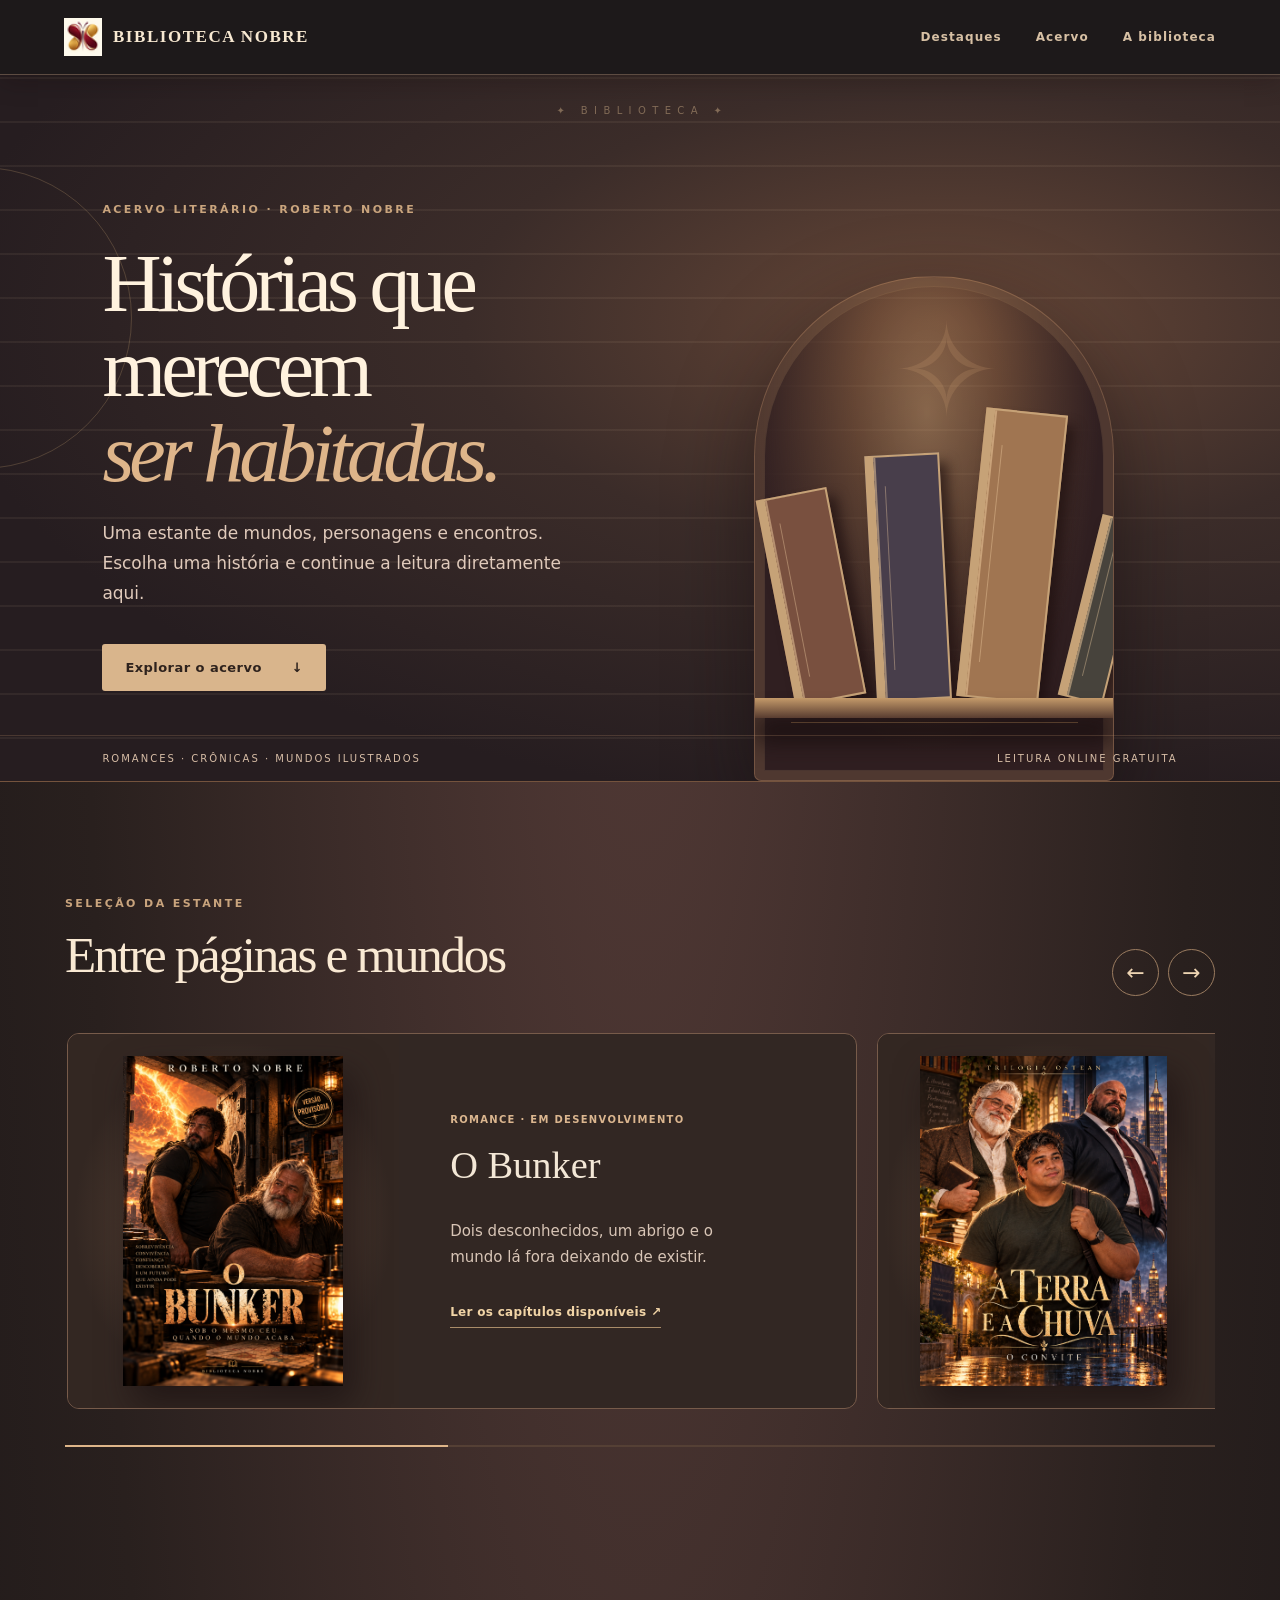
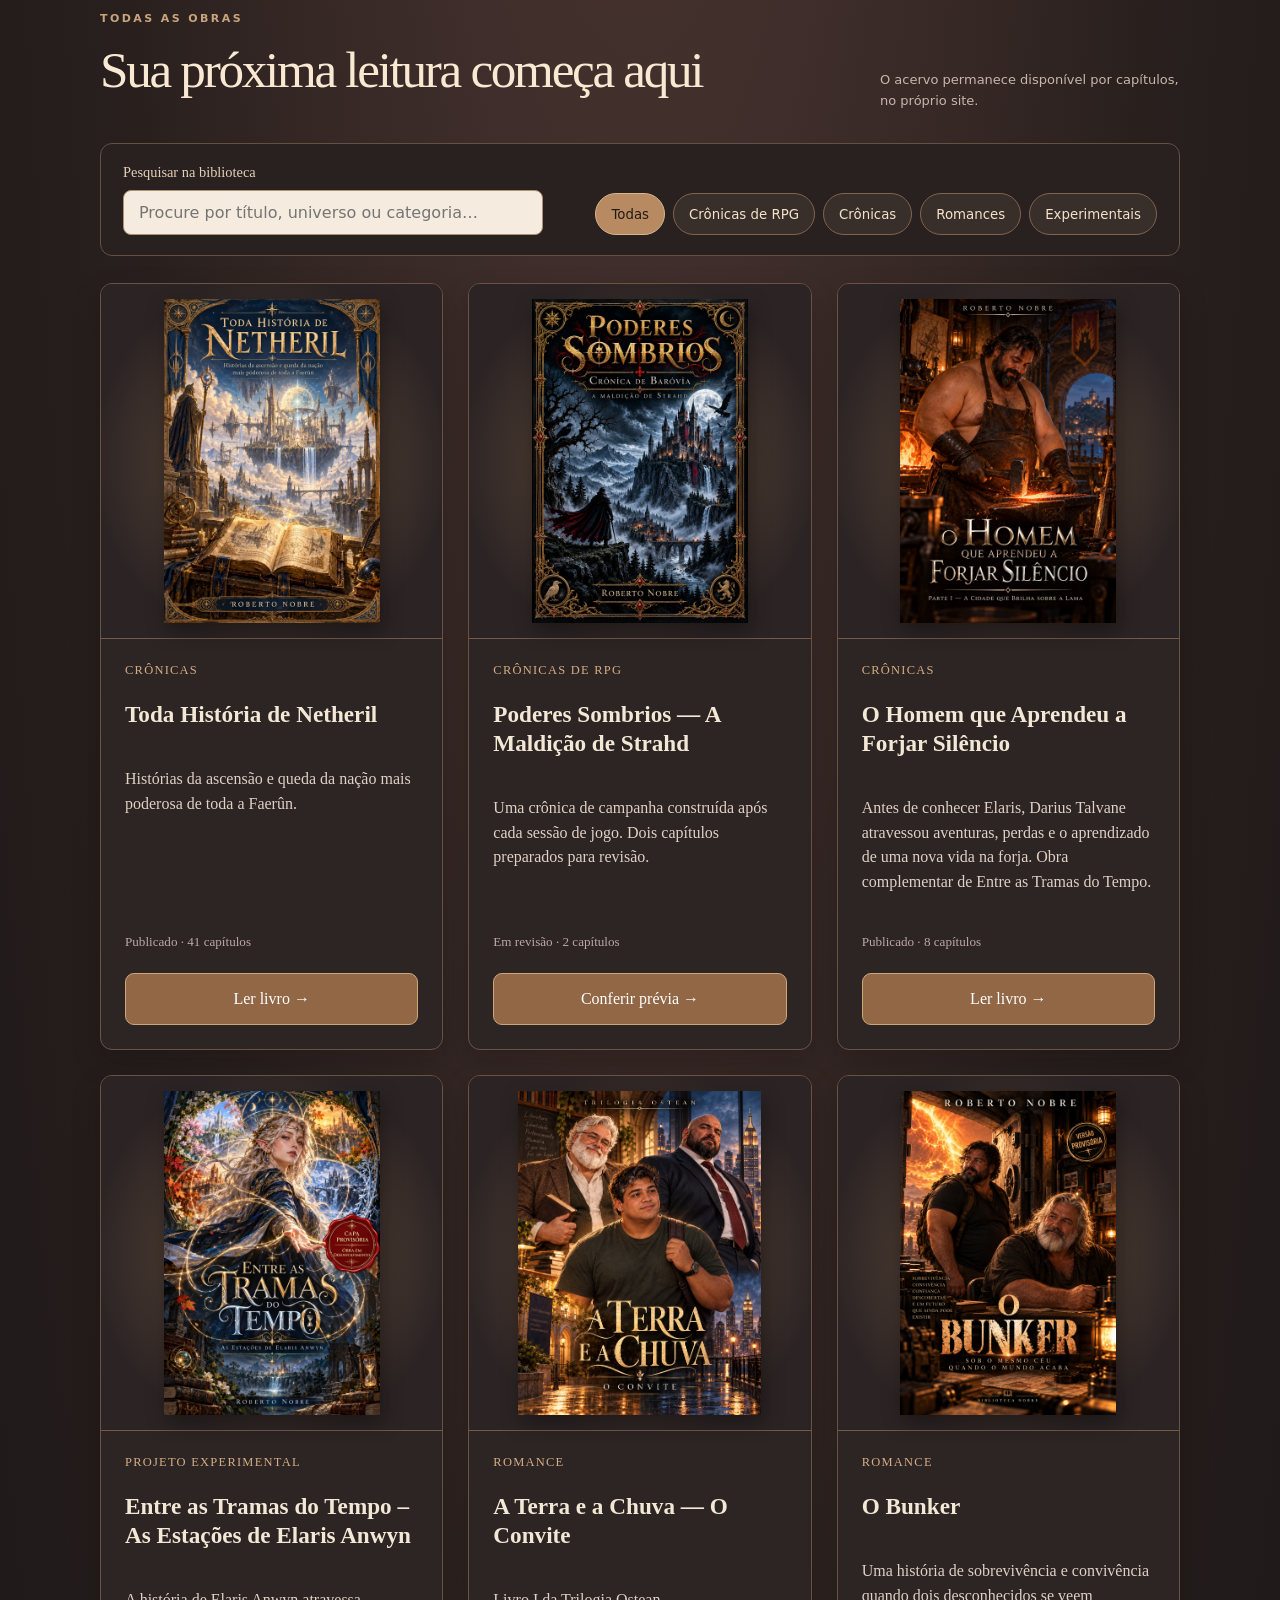
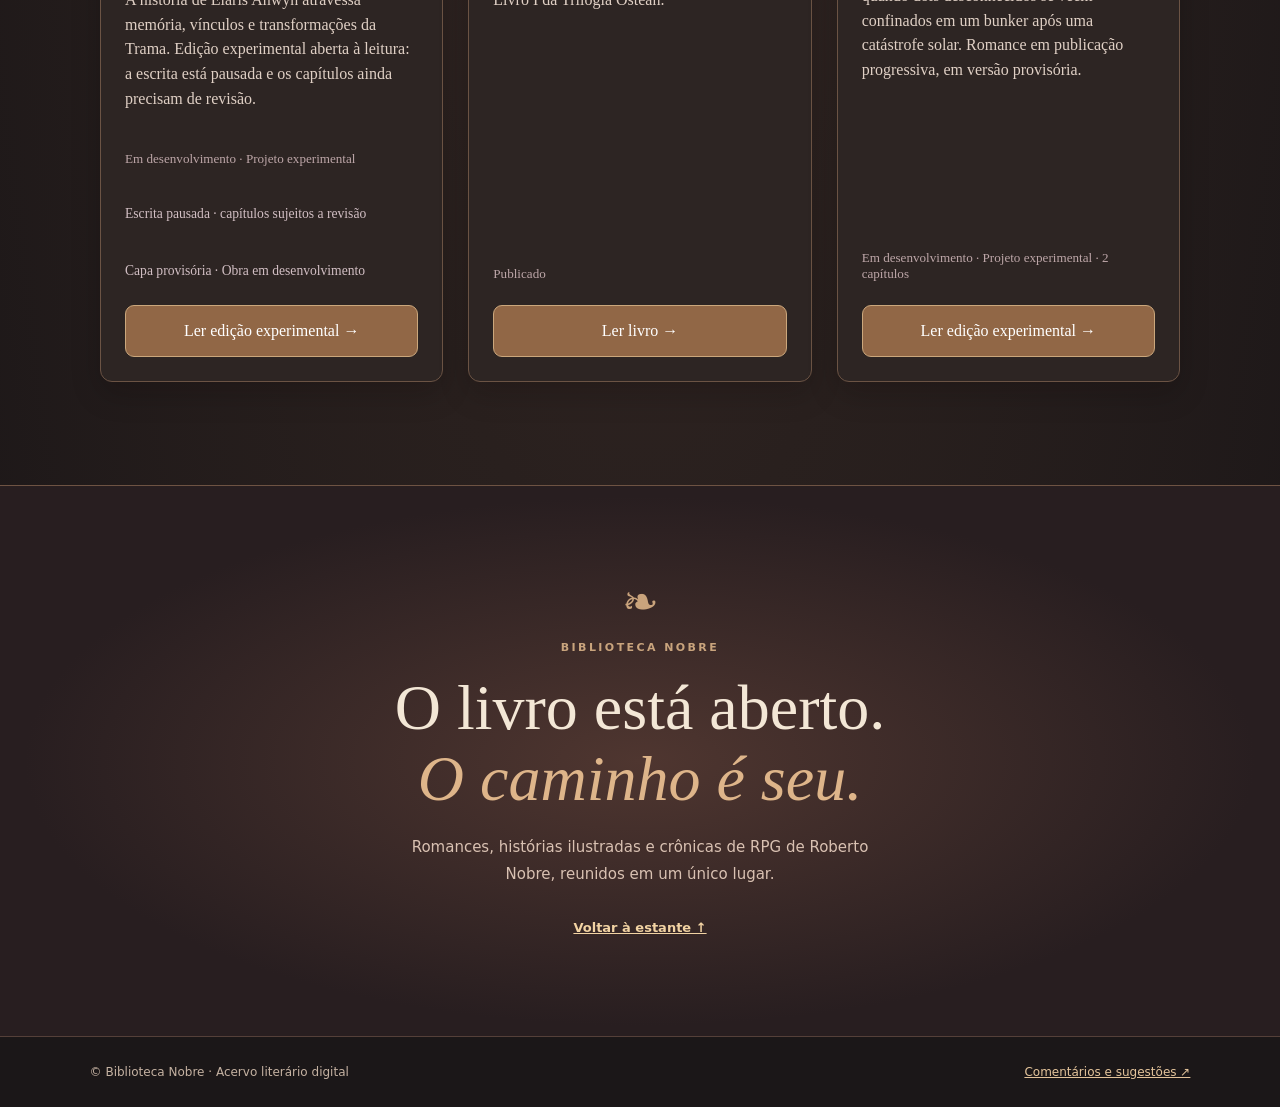
<file: index.html>
<!doctype html>
<html lang="pt-BR"><head><meta charset="utf-8"><meta name="viewport" content="width=device-width,initial-scale=1">
<meta name="description" content="Biblioteca Nobre — romances, mundos e crônicas de RPG de Roberto Nobre.">
<title>Biblioteca Nobre — Estante literária</title>
<link rel="icon" type="image/png" sizes="32x32" href="assets/biblioteca-nobre-icon-32.png">
<link rel="icon" href="assets/biblioteca-nobre-favicon.ico" sizes="any">
<link rel="stylesheet" href="assets/public.css">
<link rel="stylesheet" href="assets/biblioteca-nobre-unificado.css">
<link rel="stylesheet" href="assets/capa-biblioteca-v4.css">
</head><body class="bn-theme bn-home-v4">
<header class="bn-site-header">
<a class="bn-brand" href="./"><img src="assets/biblioteca-nobre-icon-32.png" width="38" height="38" alt=""> BIBLIOTECA NOBRE</a>
<nav class="top-links" aria-label="Navegação principal"><a href="#destaques">Destaques</a><a href="#acervo">Acervo</a><a href="#sobre">A biblioteca</a></nav>
</header>
<main>
<section class="bn-hero" aria-labelledby="hero-title">
<div class="hero-motif" aria-hidden="true">✦ &nbsp; B I B L I O T E C A &nbsp; ✦</div>
<div class="hero-heading"><p class="eyebrow">ACERVO LITERÁRIO · ROBERTO NOBRE</p><h1 id="hero-title">Histórias que merecem <em>ser habitadas.</em></h1><p>Uma estante de mundos, personagens e encontros. Escolha uma história e continue a leitura diretamente aqui.</p><a class="hero-cta" href="#acervo">Explorar o acervo <span aria-hidden="true">↓</span></a></div>
<div class="hero-art" aria-hidden="true"><span class="art-arch"><span class="art-rays"></span><span class="art-book art-book-one"></span><span class="art-book art-book-two"></span><span class="art-book art-book-three"></span><span class="art-book art-book-four"></span><span class="art-base"></span></span></div>
<div class="hero-bottom"><span>ROMANCES · CRÔNICAS · MUNDOS ILUSTRADOS</span><span>LEITURA ONLINE GRATUITA</span></div>
</section>

<section class="featured-wrap" id="destaques" aria-labelledby="featured-title">
<div class="section-head"><div><p class="eyebrow">SELEÇÃO DA ESTANTE</p><h2 id="featured-title">Entre páginas e mundos</h2></div><div class="slider-controls"><button type="button" id="feature-prev" aria-label="Ver destaque anterior">←</button><button type="button" id="feature-next" aria-label="Ver próximo destaque">→</button></div></div>
<div class="featured-track" id="featured-track" tabindex="0" aria-label="Livros em destaque, role horizontalmente">
<article class="featured-book" aria-label="O Bunker"><a class="feature-image" href="o-bunker.html"><img src="assets/o-bunker-capa-provisoria.png" alt="Capa provisória de O Bunker" loading="eager"></a><div class="feature-copy"><span class="feature-tag">ROMANCE · EM DESENVOLVIMENTO</span><h3>O Bunker</h3><p>Dois desconhecidos, um abrigo e o mundo lá fora deixando de existir.</p><a class="feature-link" href="o-bunker.html">Ler os capítulos disponíveis <span aria-hidden="true">↗</span></a></div></article>
<article class="featured-book" aria-label="A Terra e a Chuva — O Convite"><a class="feature-image" href="ostean-previa-capa-ampliavel.html"><img src="ilustracoes/CANON_CAPA_LIVRO_I_A_TERRA_E_A_CHUVA_O_CONVITE.png" alt="Capa de A Terra e a Chuva — O Convite" loading="lazy"></a><div class="feature-copy"><span class="feature-tag">ROMANCE · TRILOGIA OSTEAN</span><h3>A Terra e a Chuva</h3><p>O Convite — Livro I da Trilogia Ostean.</p><a class="feature-link" href="ostean-previa-capa-ampliavel.html">Entrar na história <span aria-hidden="true">↗</span></a></div></article>
<article class="featured-book" aria-label="Toda História de Netheril"><a class="feature-image" href="ler.html"><img src="assets/netheril-p001.webp" alt="Capa de Toda História de Netheril" loading="lazy"></a><div class="feature-copy"><span class="feature-tag">CRÔNICAS · 41 CAPÍTULOS</span><h3>Toda História de Netheril</h3><p>Histórias da ascensão e queda da nação mais poderosa de Faerûn.</p><a class="feature-link" href="ler.html">Explorar os capítulos <span aria-hidden="true">↗</span></a></div></article>
</div><div class="featured-progress" aria-hidden="true"><span id="feature-progress"></span></div>
</section>

<section class="shelf-area library" id="acervo" aria-labelledby="shelf-title">
<div class="section-head"><div><p class="eyebrow">TODAS AS OBRAS</p><h2 id="shelf-title">Sua próxima leitura começa aqui</h2></div><span class="shelf-detail">O acervo permanece disponível por capítulos, no próprio site.</span></div>
<div class="library-tools"><label class="search-label" for="search">Pesquisar na biblioteca <input id="search" type="search" placeholder="Procure por título, universo ou categoria…" autocomplete="off"></label>
<div class="filters" role="group" aria-label="Filtrar obras"><button type="button" data-filter="all" aria-pressed="true">Todas</button><button type="button" data-filter="Crônicas de RPG" aria-pressed="false">Crônicas de RPG</button><button type="button" data-filter="Crônicas" aria-pressed="false">Crônicas</button><button type="button" data-filter="Romance" aria-pressed="false">Romances</button><button type="button" data-filter="Projeto experimental" aria-pressed="false">Experimentais</button></div></div>
<div id="shelf" class="shelf-grid" aria-live="polite"><p>Carregando estante…</p></div>
</section>
<section class="closing" id="sobre"><div class="closing-ornament" aria-hidden="true">❧</div><p class="eyebrow">BIBLIOTECA NOBRE</p><h2>O livro está aberto.<br><em>O caminho é seu.</em></h2><p>Romances, histórias ilustradas e crônicas de RPG de Roberto Nobre, reunidos em um único lugar.</p><a href="#acervo">Voltar à estante ↑</a></section>
</main>
<footer class="footer-v4"><span>© Biblioteca Nobre · Acervo literário digital</span><a href="https://forms.gle/BNYQ3cGT5m9xwhoc8" target="_blank" rel="noopener noreferrer">Comentários e sugestões ↗</a></footer>
<script src="assets/catalogo.js" defer></script><script src="assets/capa-biblioteca-v4.js" defer></script><script src="assets/image-viewer.js" defer></script>
</body></html>
</file>
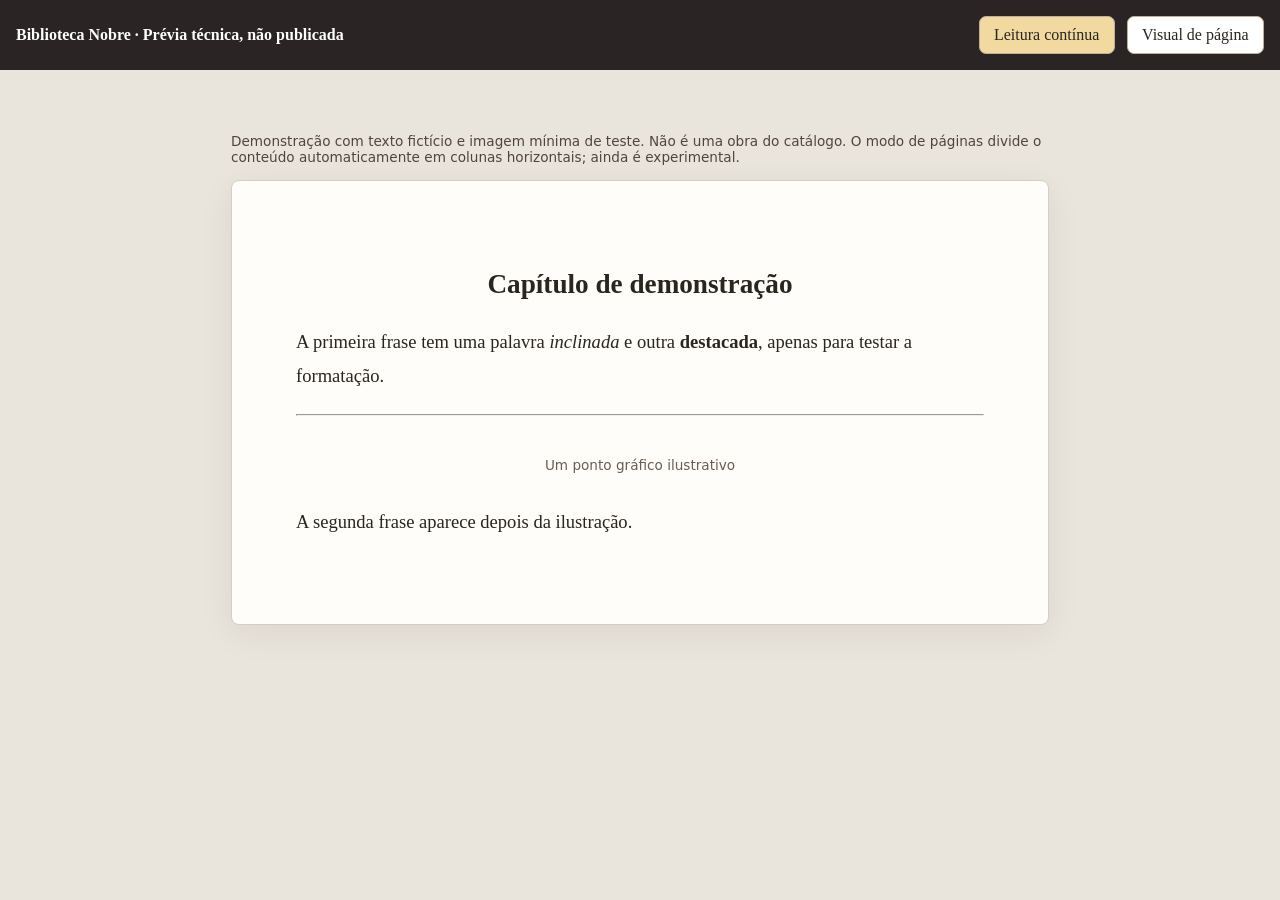
<file: exemplos/livro-ilustrado/index.html>
<!doctype html>
<html lang="pt-BR"><head><meta charset="utf-8"><meta name="viewport" content="width=device-width, initial-scale=1"><title>Prévia editorial ilustrada — Biblioteca Nobre</title>
<style>
:root{color-scheme:light dark;font-family:Georgia,serif}*{box-sizing:border-box}body{margin:0;background:#eae5dc;color:#29251f}header{background:#2b2425;color:#fff;padding:1rem;display:flex;flex-wrap:wrap;align-items:center;gap:.75rem}header strong{margin-right:auto;font-size:1rem}button{font:inherit;border:1px solid #bfae98;border-radius:7px;padding:.55rem .9rem;background:#fff;color:#29251f;cursor:pointer}button[aria-pressed=true]{background:#f1d99f}main{max-width:850px;margin:2rem auto;padding:1rem}article{background:#fffdf9;border:1px solid #d7cec1;border-radius:8px;padding:clamp(1.3rem,5vw,4rem);line-height:1.85;font-size:1.16rem;box-shadow:0 8px 35px #0001}h1{text-align:center;line-height:1.3;font-size:1.7rem}p{margin:1.1em 0;text-align:left}figure{margin:2rem auto;text-align:center}figure img{max-width:100%;max-height:72vh;object-fit:contain;cursor:zoom-in}figcaption{font:0.85rem system-ui,sans-serif;color:#685d54;margin-top:.5rem}body.pagina article{max-width:680px;min-height:70vh}body.pagina main{max-width:740px}.note{font:0.85rem system-ui,sans-serif;color:#51443b}.zoom{border:0;border-radius:0;background:#000e;color:white;position:fixed;inset:0;width:100vw;height:100vh;padding:2rem;max-width:none;max-height:none;text-align:center}.zoom img{max-width:95vw;max-height:82vh;object-fit:contain}.zoom button{position:absolute;right:1rem;top:1rem}.zoom p{color:white;font:1rem system-ui,sans-serif;text-align:center}
.page-navigation{display:flex;gap:1rem;justify-content:center;align-items:center;margin:1rem auto}.page-navigation[hidden]{display:none}body.pagina article{height:min(70vh,720px);overflow-x:hidden;overflow-y:hidden;column-gap:0;column-fill:auto;scroll-behavior:auto}body.pagina article p,body.pagina article figure,body.pagina article h1,body.pagina article hr{break-inside:avoid}body.pagina article figure img{max-height:45vh}body.pagina article{padding:clamp(1rem,4vw,3rem)}@media(max-width:600px){body.pagina article{height:67vh;padding:1rem;line-height:1.6;font-size:1rem}.page-navigation{gap:.5rem}.page-navigation button{padding:.4rem}}@media(prefers-reduced-motion:reduce){*{scroll-behavior:auto!important}}

/* Protege imagens grandes e legendas nos dois modos sem distorcer a arte. */
#chapter figure{max-width:100%;min-width:0;box-sizing:border-box;break-inside:avoid-page;page-break-inside:avoid}
#chapter figure img{display:block;width:auto;height:auto;max-width:100%;margin-inline:auto;object-fit:contain}
body.pagina #chapter figure{max-height:calc(min(70vh,720px) - 9rem);overflow:hidden;margin:1rem auto;padding:0}
body.pagina #chapter figure img{max-height:calc(min(70vh,720px) - 12rem);max-width:100%;object-fit:contain}
body.pagina #chapter figure figcaption{line-height:1.3;max-height:2.6em;overflow-wrap:anywhere;overflow:hidden}
@media(max-width:600px){
 body.pagina #chapter figure{max-height:calc(67vh - 6.5rem);margin:.65rem auto}
 body.pagina #chapter figure img{max-height:calc(67vh - 9rem)}
 body.pagina #chapter figure figcaption{font-size:.72rem}
}
</style></head><body>
<header><strong>Biblioteca Nobre · Prévia técnica, não publicada</strong><button id="continuous" aria-pressed="true" type="button">Leitura contínua</button><button id="pages" aria-pressed="false" type="button">Visual de página</button></header>
<main><p class="note">Demonstração com texto fictício e imagem mínima de teste. Não é uma obra do catálogo. O modo de páginas divide o conteúdo automaticamente em colunas horizontais; ainda é experimental.</p><nav id="page-navigation" class="page-navigation" aria-label="Navegação entre páginas" hidden><button id="previous" type="button">← Anterior</button><span id="page-status" role="status" aria-live="polite"></span><button id="next" type="button">Próxima →</button></nav><article id="chapter"><h1>Carregando capítulo…</h1></article></main>
<dialog class="zoom" id="zoom" aria-label="Imagem ampliada"><button id="close" type="button">Fechar ×</button><img id="big" alt=""><p id="caption"></p></dialog>
<script src="../../scripts/biblioteca-markdown.js" defer></script><script src="previa.js" defer></script></body></html>
</file>
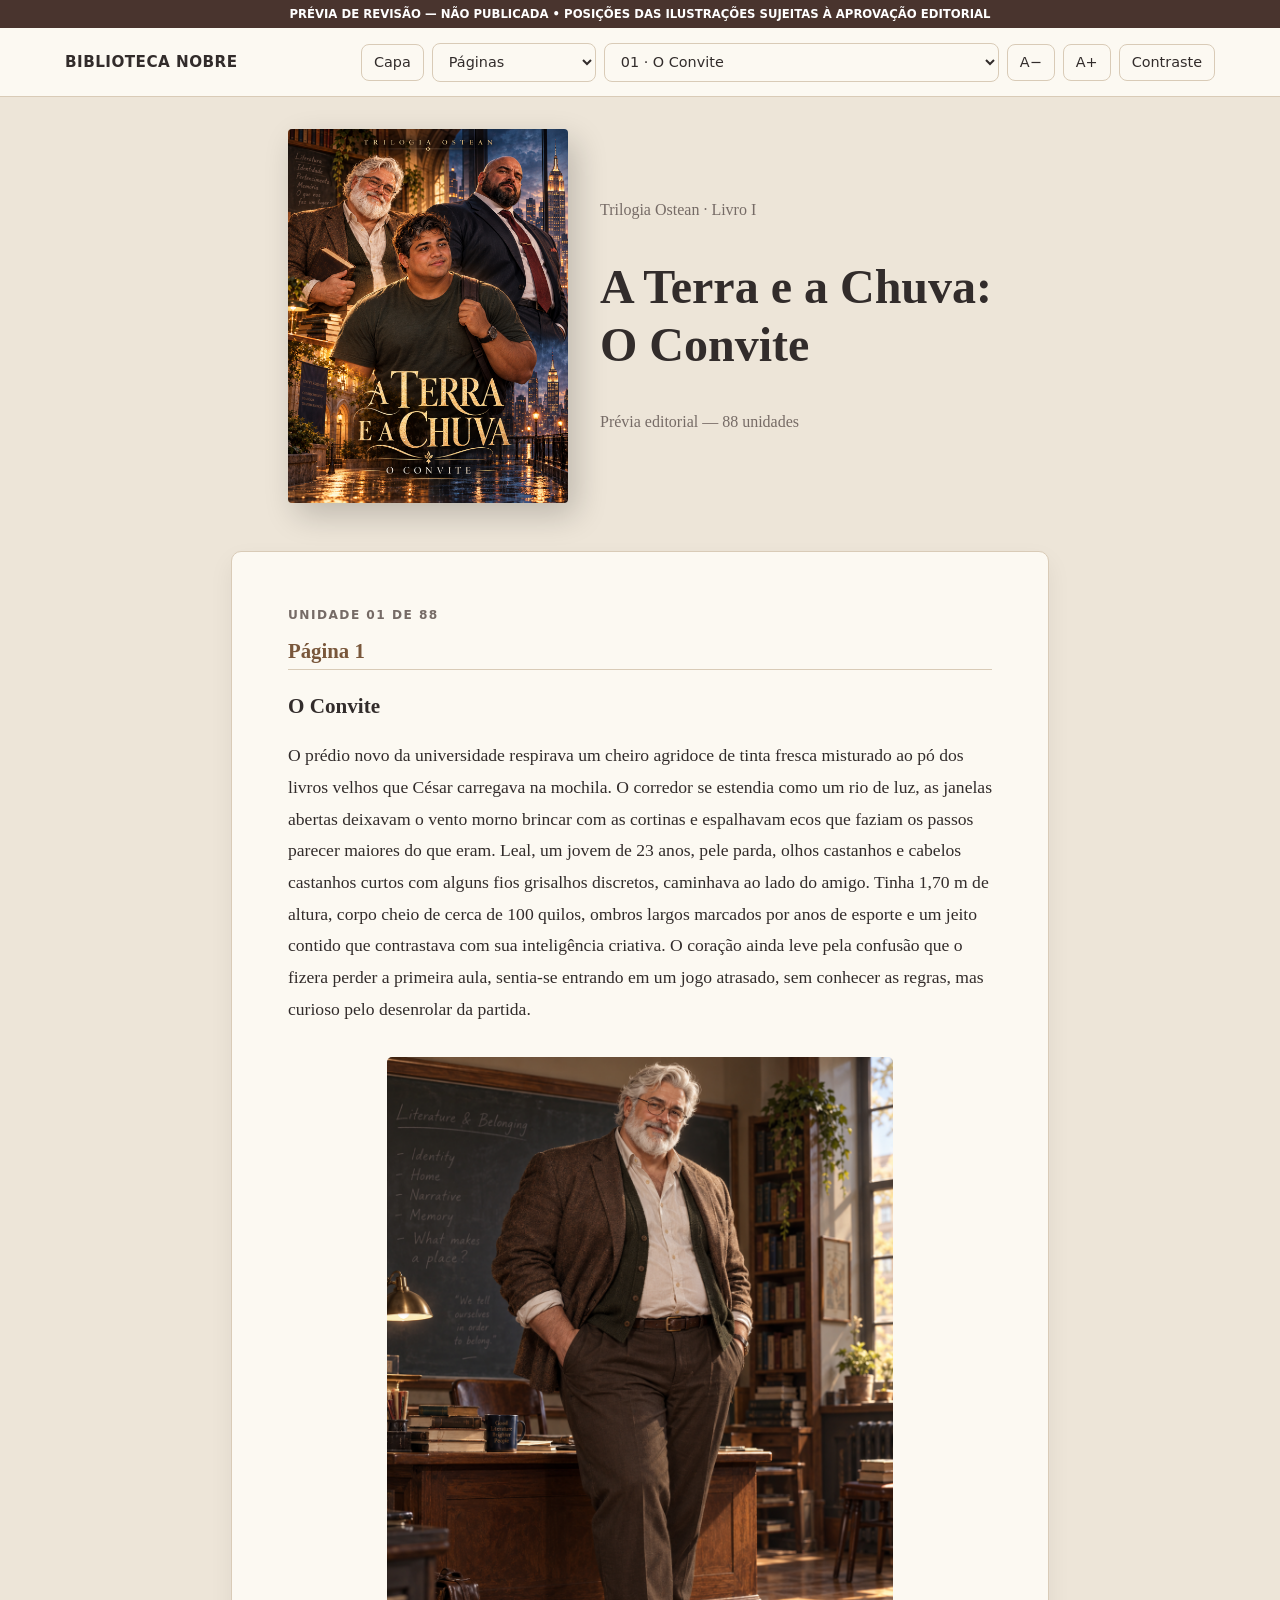
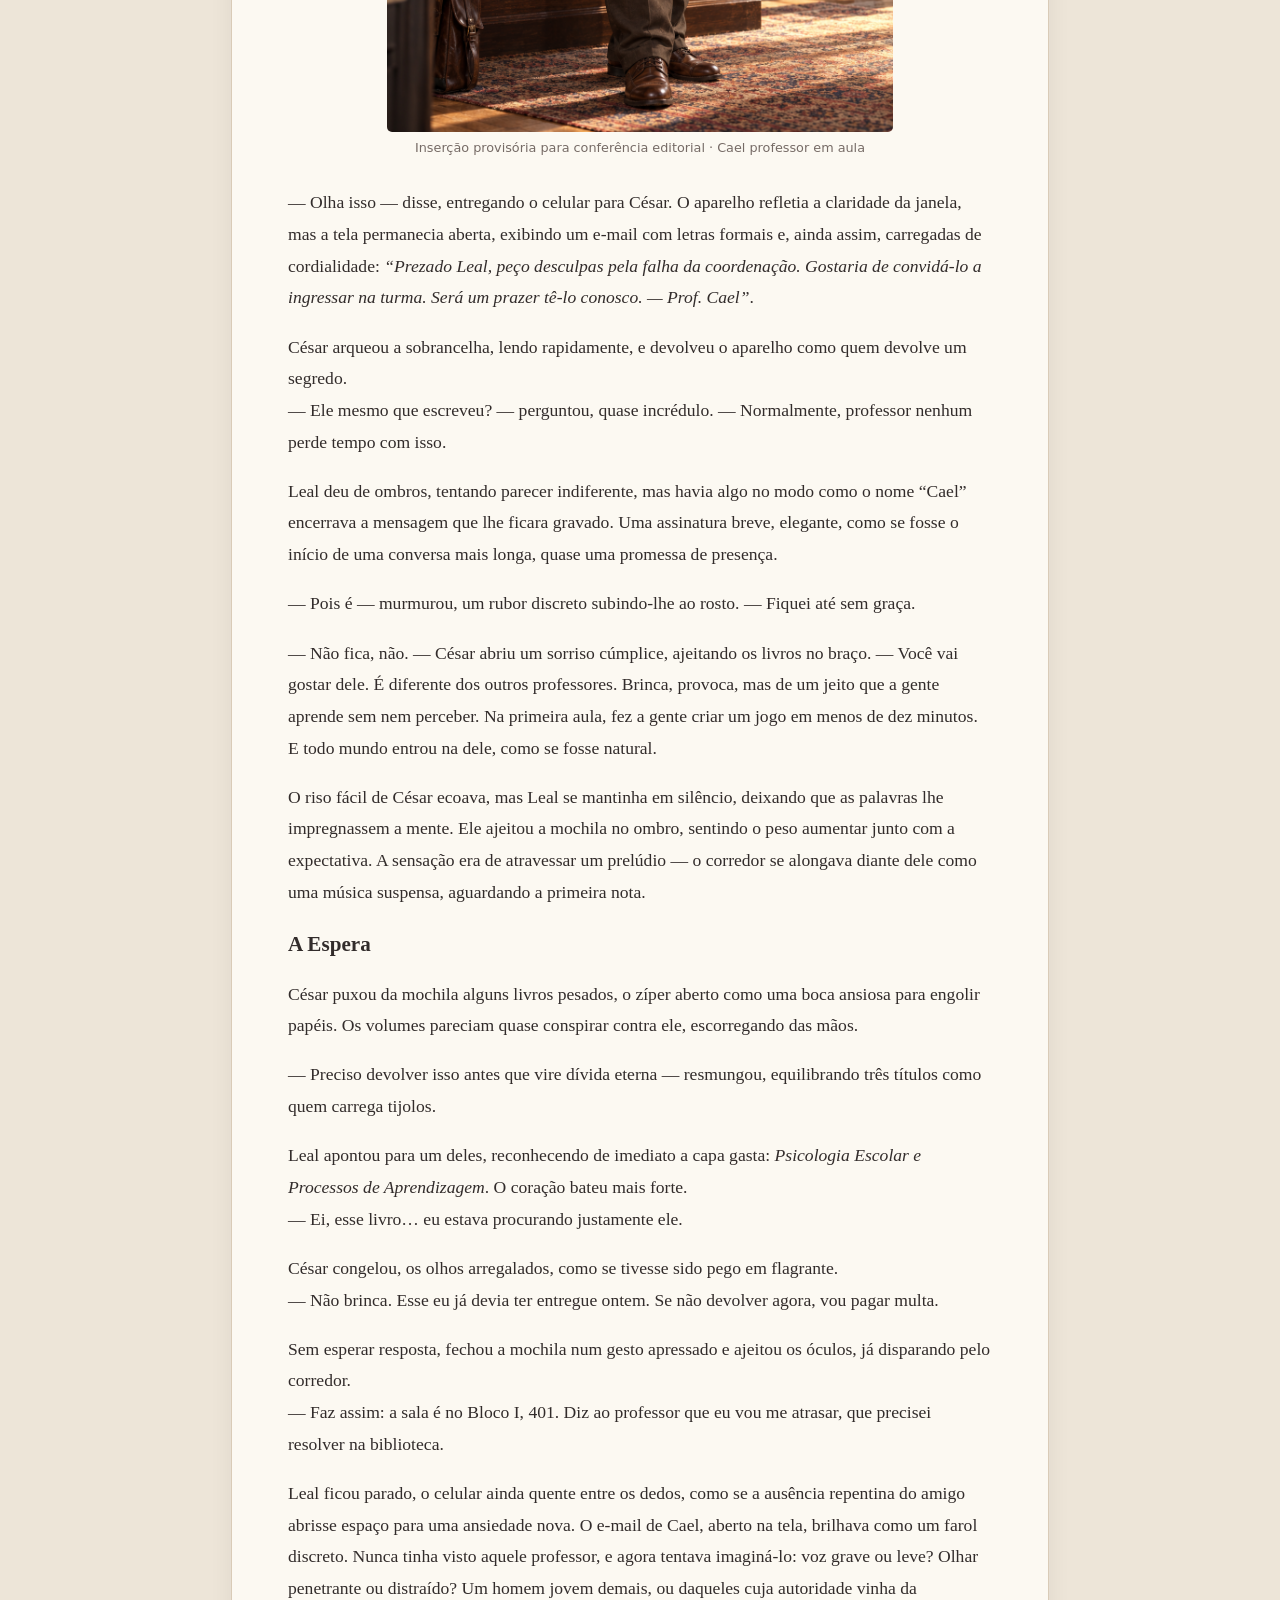
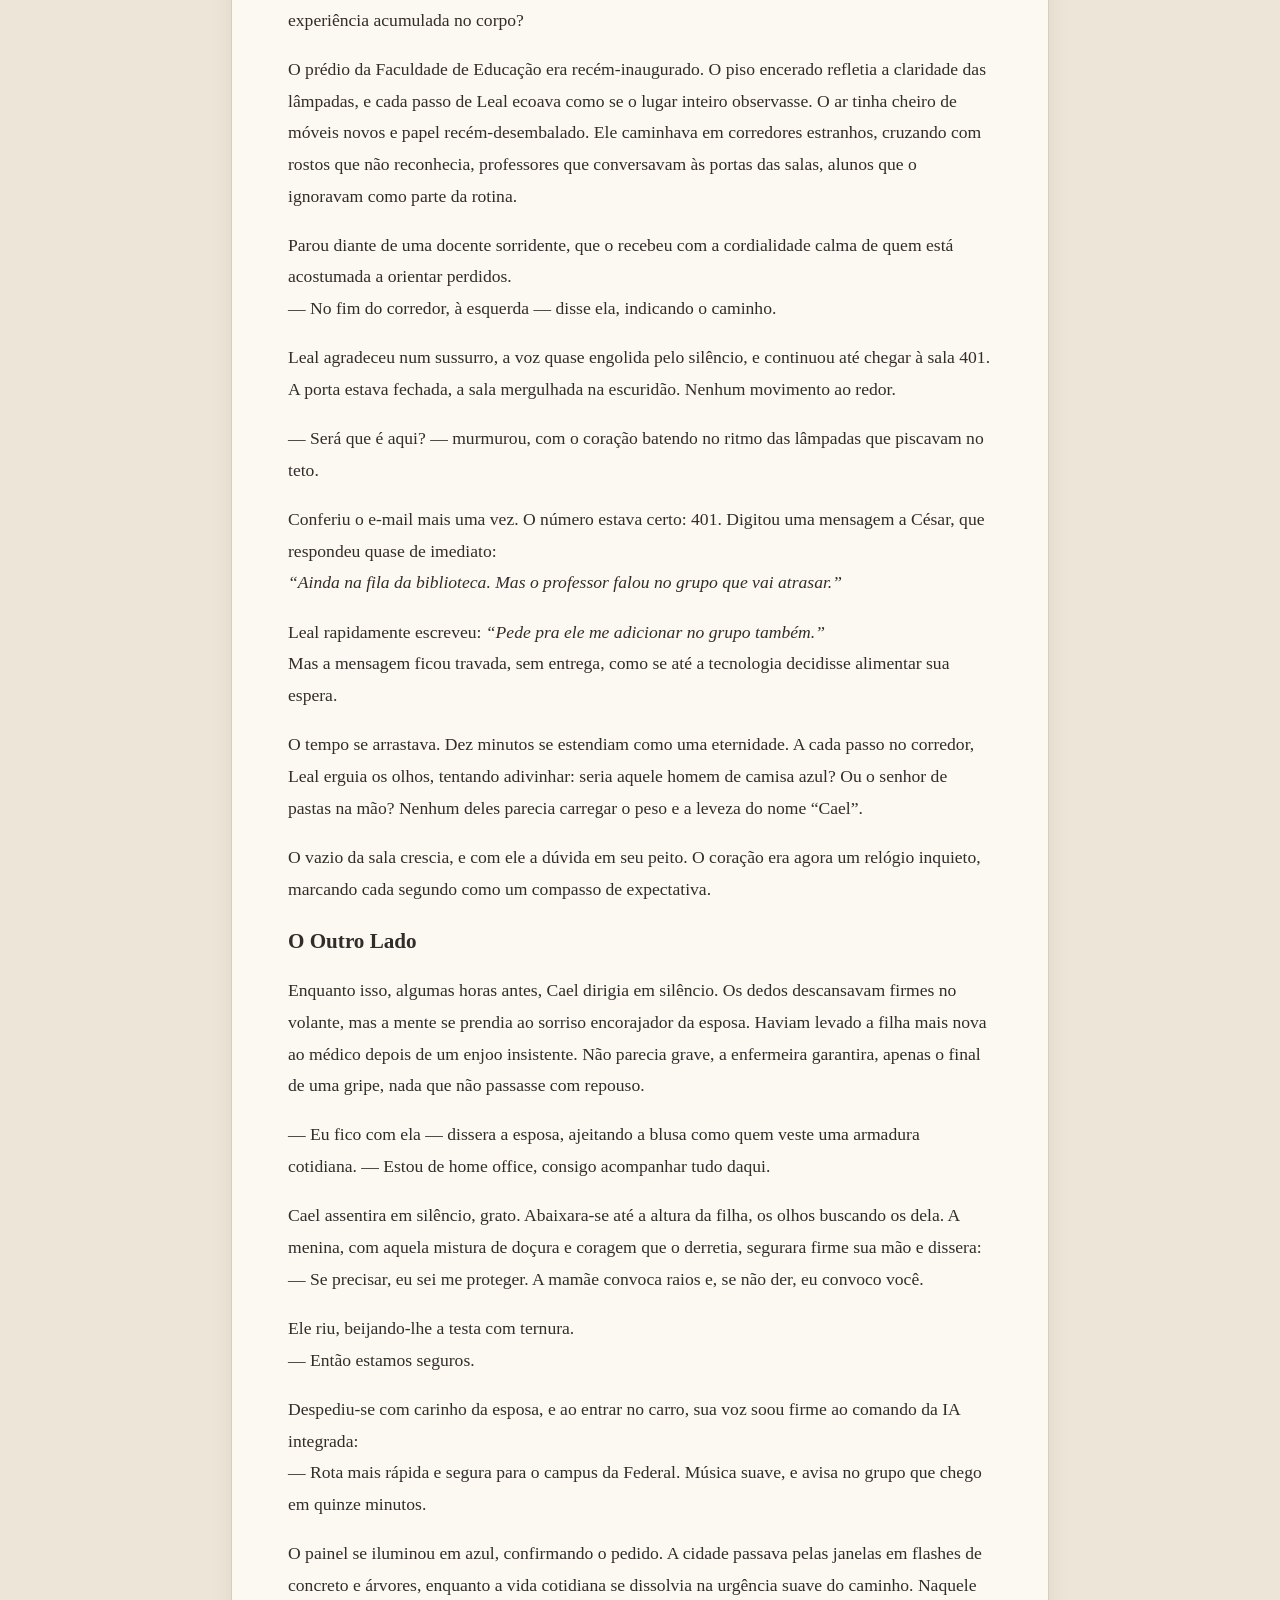
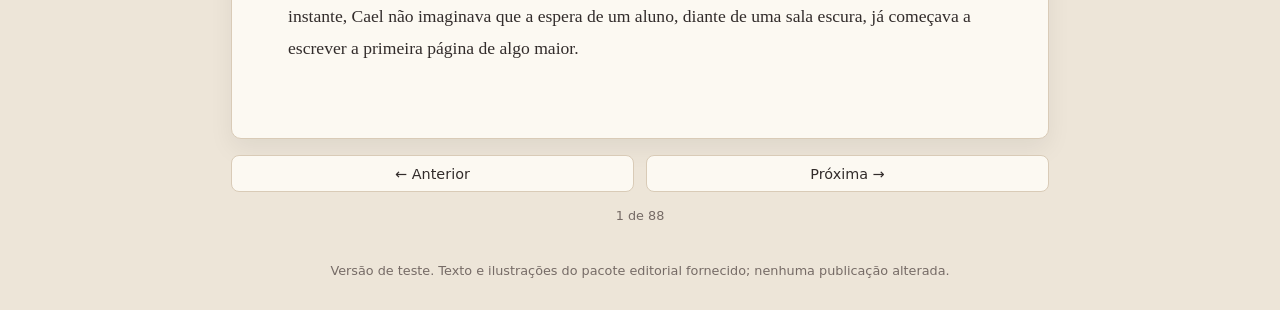
<file: revisoes/ostean-leitor-v2/index.html>
<!doctype html><html lang="pt-BR"><head><meta charset="utf-8"><meta name="viewport" content="width=device-width,initial-scale=1"><title>A Terra e a Chuva — O Convite | Prévia revisada</title><style>
:root{--bg:#ede5d8;--paper:#fcf9f2;--ink:#322c2b;--muted:#766b66;--accent:#79573b;--line:#d9cbb7;--scale:1}*{box-sizing:border-box}html{scroll-behavior:smooth}body{margin:0;background:var(--bg);color:var(--ink);font-family:Georgia,'Times New Roman',serif}body.dark{--bg:#1e1d20;--paper:#2c2b2d;--ink:#f3eade;--muted:#c3b8aa;--accent:#dfbc89;--line:#53504e}button,select{cursor:pointer;border:1px solid var(--line);border-radius:8px;background:var(--paper);color:var(--ink);padding:.6rem .75rem;font: .9rem system-ui}button:focus-visible,select:focus-visible,a:focus-visible{outline:3px solid var(--accent)}header{background:var(--paper);border-bottom:1px solid var(--line);padding:.9rem;position:sticky;top:0;z-index:5}.toolbar{max-width:1150px;margin:auto;display:flex;gap:.5rem;align-items:center;flex-wrap:wrap}.brand{font:800 .95rem system-ui;letter-spacing:.03em;margin-right:auto;color:var(--ink);text-decoration:none}.notice{background:#49342e;color:#fff;padding:.45rem;text-align:center;font:600 .73rem system-ui}main{max-width:850px;margin:1.5rem auto;padding:0 1rem}.cover{display:flex;justify-content:center;align-items:center;gap:2rem;flex-wrap:wrap;margin:2rem auto 3rem}.cover img{max-width:min(280px,80vw);max-height:65vh;object-fit:contain;border-radius:4px;box-shadow:8px 12px 32px #0003}.cover h1{font-size:clamp(2rem,4vw,3rem);line-height:1.2}.cover p{color:var(--muted)}.reader{background:var(--paper);border:1px solid var(--line);border-radius:10px;box-shadow:0 10px 25px #00000010;padding:clamp(1rem,5vw,3.5rem);min-height:40vh}.unit{display:none}.unit.active{display:block}.reader h2{font-size:1.3rem;color:var(--accent);border-bottom:1px solid var(--line);padding-bottom:.4rem}.reader h3{font-size:1.32rem;margin-top:1.5rem}.reader p{font-size:calc(1.1rem * var(--scale));line-height:1.8;margin:1em 0;text-align:left;overflow-wrap:break-word}.reader figure{margin:2rem auto;max-width:100%;text-align:center}.reader figure img{max-width:100%;width:auto;max-height:min(75vh,780px);height:auto;object-fit:contain;display:block;margin:auto;border-radius:5px;cursor:zoom-in}.reader figcaption{font:.8rem system-ui;color:var(--muted);margin-top:.5rem}.reader .eyebrow{font:600 .76rem system-ui;color:var(--muted);letter-spacing:.12em;text-transform:uppercase}.nav{display:flex;max-width:850px;margin:1rem auto;gap:.75rem}.nav button{flex:1}.meta{font:.8rem system-ui;color:var(--muted);text-align:center}.continuous .unit{display:block;border-bottom:1px solid var(--line);padding-bottom:2.4rem;margin-bottom:2.4rem}.continuous .nav{display:none}.hidden{display:none!important}.lightbox{position:fixed;inset:0;background:rgba(17,13,12,.94);z-index:20;display:flex;align-items:center;justify-content:center;padding:3.5rem 1rem 1rem}.lightbox img{max-width:96vw;max-height:calc(100vh - 5rem);object-fit:contain}.lightbox button{position:absolute;right:1rem;top:1rem;background:#fcf9f2;color:#322c2b}.foot{font:.8rem system-ui;color:var(--muted);text-align:center;padding:1rem 1rem 2rem}.coverOnly .reader,.coverOnly .nav{display:none}@media(max-width:600px){.toolbar{justify-content:center}.brand{width:100%;text-align:center}.reader{padding:1.1rem}.reader p{text-align:left}.cover{text-align:center}}@media print{header,.notice,.nav,.foot,.lightbox{display:none!important}.unit{display:block!important;break-inside:avoid}.reader{box-shadow:none;border:0}.reader figure img{max-height:700px}}
</style></head><body><div class="notice">PRÉVIA DE REVISÃO — NÃO PUBLICADA • POSIÇÕES DAS ILUSTRAÇÕES SUJEITAS À APROVAÇÃO EDITORIAL</div><header><div class="toolbar"><a class="brand" href="https://biblioteca-nobre.pages.dev/" title="Voltar à estante">BIBLIOTECA NOBRE</a><button id="home">Capa</button><select id="view" aria-label="Modo de leitura"><option value="page">Páginas</option><option value="continuous">Leitura contínua</option></select><select id="jump" aria-label="Escolher unidade"><option value="0">01 · O Convite</option><option value="1">02 · O Encontro</option><option value="2">03 · A Primeira Aula</option><option value="3">04 · O Prólogo Final</option><option value="4">05 · Epílogo do Primeiro Dia</option><option value="5">06 · Entre Família</option><option value="6">07 · O Convite</option><option value="7">08 · A Viagem</option><option value="8">09 · A Madrugada</option><option value="9">10 · O Velho Lobo (ponto de vista de Cael)</option><option value="10">11 · A Revelação</option><option value="11">12 · O Primeiro Dia do Congresso</option><option value="12">13 · O Dia no Congresso</option><option value="13">14 · O Jantar e o Beijo</option><option value="14">15 · A Primeira Noite no Mesmo Quarto</option><option value="15">16 · O Despertar</option><option value="16">17 · Café da Manhã e Mensagens</option><option value="17">18 · O Segundo Dia do Congresso</option><option value="18">19 · O Jantar com os Amigos</option><option value="19">20 · O Encontro com Victor</option><option value="20">21 · Victor Ostean</option><option value="21">22 · Noite de Confissões e Descobertas</option><option value="22">23 · O Café da Manhã e o Agente</option><option value="23">24 · A Rodada de Negócios</option><option value="24">25 · A Guerra de Sensações</option><option value="25">26 · A Tarde em São Paulo e a Sauna</option><option value="26">27 · Cael</option><option value="27">28 · Leal</option><option value="28">29 · Momentos em Comum</option><option value="29">30 · Victor</option><option value="30">31 · O Convite</option><option value="31">32 · O Jantar</option><option value="32">33 · O Jantar</option><option value="33">34 · O Beijo</option><option value="34">35 · A Pedra Bruta</option><option value="35">36 · Aniversário</option><option value="36">37 · Feliz Aniversário</option><option value="37">38 · O Café da Manhã</option><option value="38">39 · O Plano de Bernardo</option><option value="39">40 · O Pedido</option><option value="40">41 · Lealdade</option><option value="41">42 · O Olhar de Cael</option><option value="42">43 · O Sim</option><option value="43">44 · O Pedido</option><option value="44">45 · A Chegada de Victor</option><option value="45">46 · O Impacto</option><option value="46">47 · Dois Bobos</option><option value="47">48 · Suas Regras</option><option value="48">49 · Transições</option><option value="49">50 · Natal em Nova York</option><option value="50">51 · O Natal do Interior</option><option value="51">52 · O Presente de Natal de Victor</option><option value="52">53 · O Resort Invisível</option><option value="53">54 · Página 48</option><option value="54">55 · Página 49</option><option value="55">56 · O Universo que Victor Escolheu</option><option value="56">57 · O Rito do Mar</option><option value="57">58 · Página 51</option><option value="58">59 · Página 53 – O Convite</option><option value="59">60 · Página 54 – O Encontro em Maceió</option><option value="60">61 · Página 55 – O Silêncio de Victor</option><option value="61">62 · Página 56 – O Peso e a Leveza</option><option value="62">63 · Página 57 – O Retorno</option><option value="63">64 · Página 58 – Seis Meses</option><option value="64">65 · Página 59 – O Interior</option><option value="65">66 · Página 60 – Conversa sobre Poliamor</option><option value="66">67 · Página 61 – O olhar de Cael</option><option value="67">68 · Página 62 – A surpresa começa</option><option value="68">69 · Página 63 – Preparativos e silêncios</option><option value="69">70 · Página 64 – O quase deslize</option><option value="70">71 · Página 65 – A despedida que virou encontro</option><option value="71">72 · Página 66 – O voo</option><option value="72">73 · Página 67 – A Encomenda da Avó</option><option value="73">74 · Página 68 – Protocolo Alfa</option><option value="74">75 · Página 69 – À beira do repouso</option><option value="75">76 · Página 70 – O Ritual da Entrega</option><option value="76">77 · Página 71 – O Recompensar</option><option value="77">78 · Página 72 – Um Dia de Etiquetas</option><option value="78">79 · Página 73 – O Jogo da Mesa</option><option value="79">80 · Página 74 – Quatro à Mesa</option><option value="80">81 · Página 75 – Intimidades à Mesa</option><option value="81">82 · Página 76 – Pós-Jantar</option><option value="82">83 · Página 77 – As Horas Silenciosas</option><option value="83">84 · Página 78 – O Tempo de Leal</option><option value="84">85 · Página 79 – O Furacão Invisível</option><option value="85">86 · Página 80 – O Silêncio de Matthias</option><option value="86">87 · Página 81 – Destruir a Moldura</option><option value="87">88 · Página 82 – Um Novo Elo</option></select><button id="smaller">A−</button><button id="bigger">A+</button><button id="theme">Contraste</button></div></header><main><section class="cover"><img src="../../ilustracoes/CANON_CAPA_LIVRO_I_A_TERRA_E_A_CHUVA_O_CONVITE.png" alt="Capa de A Terra e a Chuva: O Convite"><div><p>Trilogia Ostean · Livro I</p><h1>A Terra e a Chuva:<br>O Convite</h1><p>Prévia editorial — 88 unidades</p></div></section><div class="reader" id="reader"><section class="unit" id="ostean-l1-u001"><div class="eyebrow">Unidade 01 de 88</div>
<h2><strong>Página 1</strong></h2>
<h3><strong>O Convite</strong></h3>
<p>O prédio novo da universidade respirava um cheiro agridoce de tinta fresca misturado ao pó dos livros velhos que César carregava na mochila. O corredor se estendia como um rio de luz, as janelas abertas deixavam o vento morno brincar com as cortinas e espalhavam ecos que faziam os passos parecer maiores do que eram. Leal, um jovem de 23 anos, pele parda, olhos castanhos e cabelos castanhos curtos com alguns fios grisalhos discretos, caminhava ao lado do amigo. Tinha 1,70 m de altura, corpo cheio de cerca de 100 quilos, ombros largos marcados por anos de esporte e um jeito contido que contrastava com sua inteligência criativa. O coração ainda leve pela confusão que o fizera perder a primeira aula, sentia-se entrando em um jogo atrasado, sem conhecer as regras, mas curioso pelo desenrolar da partida.</p>

<figure><img loading="lazy" src="../../ilustracoes/professor_na_sala_de_literatura.png" alt="Cael professor em aula"><figcaption>Inserção provisória para conferência editorial · Cael professor em aula</figcaption></figure>
<p>— Olha isso — disse, entregando o celular para César. O aparelho refletia a claridade da janela, mas a tela permanecia aberta, exibindo um e-mail com letras formais e, ainda assim, carregadas de cordialidade: <em>“Prezado Leal, peço desculpas pela falha da coordenação. Gostaria de convidá-lo a ingressar na turma. Será um prazer tê-lo conosco. — Prof. Cael”</em>.</p>
<p>César arqueou a sobrancelha, lendo rapidamente, e devolveu o aparelho como quem devolve um segredo.<br />
— Ele mesmo que escreveu? — perguntou, quase incrédulo. — Normalmente, professor nenhum perde tempo com isso.</p>
<p>Leal deu de ombros, tentando parecer indiferente, mas havia algo no modo como o nome “Cael” encerrava a mensagem que lhe ficara gravado. Uma assinatura breve, elegante, como se fosse o início de uma conversa mais longa, quase uma promessa de presença.</p>
<p>— Pois é — murmurou, um rubor discreto subindo-lhe ao rosto. — Fiquei até sem graça.</p>
<p>— Não fica, não. — César abriu um sorriso cúmplice, ajeitando os livros no braço. — Você vai gostar dele. É diferente dos outros professores. Brinca, provoca, mas de um jeito que a gente aprende sem nem perceber. Na primeira aula, fez a gente criar um jogo em menos de dez minutos. E todo mundo entrou na dele, como se fosse natural.</p>
<p>O riso fácil de César ecoava, mas Leal se mantinha em silêncio, deixando que as palavras lhe impregnassem a mente. Ele ajeitou a mochila no ombro, sentindo o peso aumentar junto com a expectativa. A sensação era de atravessar um prelúdio — o corredor se alongava diante dele como uma música suspensa, aguardando a primeira nota.</p>
<h3><strong>A Espera</strong></h3>
<p>César puxou da mochila alguns livros pesados, o zíper aberto como uma boca ansiosa para engolir papéis. Os volumes pareciam quase conspirar contra ele, escorregando das mãos.</p>
<p>— Preciso devolver isso antes que vire dívida eterna — resmungou, equilibrando três títulos como quem carrega tijolos.</p>
<p>Leal apontou para um deles, reconhecendo de imediato a capa gasta: <em>Psicologia Escolar e Processos de Aprendizagem</em>. O coração bateu mais forte.<br />
— Ei, esse livro… eu estava procurando justamente ele.</p>
<p>César congelou, os olhos arregalados, como se tivesse sido pego em flagrante.<br />
— Não brinca. Esse eu já devia ter entregue ontem. Se não devolver agora, vou pagar multa.</p>
<p>Sem esperar resposta, fechou a mochila num gesto apressado e ajeitou os óculos, já disparando pelo corredor.<br />
— Faz assim: a sala é no Bloco I, 401. Diz ao professor que eu vou me atrasar, que precisei resolver na biblioteca.</p>
<p>Leal ficou parado, o celular ainda quente entre os dedos, como se a ausência repentina do amigo abrisse espaço para uma ansiedade nova. O e-mail de Cael, aberto na tela, brilhava como um farol discreto. Nunca tinha visto aquele professor, e agora tentava imaginá-lo: voz grave ou leve? Olhar penetrante ou distraído? Um homem jovem demais, ou daqueles cuja autoridade vinha da experiência acumulada no corpo?</p>
<p>O prédio da Faculdade de Educação era recém-inaugurado. O piso encerado refletia a claridade das lâmpadas, e cada passo de Leal ecoava como se o lugar inteiro observasse. O ar tinha cheiro de móveis novos e papel recém-desembalado. Ele caminhava em corredores estranhos, cruzando com rostos que não reconhecia, professores que conversavam às portas das salas, alunos que o ignoravam como parte da rotina.</p>
<p>Parou diante de uma docente sorridente, que o recebeu com a cordialidade calma de quem está acostumada a orientar perdidos.<br />
— No fim do corredor, à esquerda — disse ela, indicando o caminho.</p>
<p>Leal agradeceu num sussurro, a voz quase engolida pelo silêncio, e continuou até chegar à sala 401. A porta estava fechada, a sala mergulhada na escuridão. Nenhum movimento ao redor.</p>
<p>— Será que é aqui? — murmurou, com o coração batendo no ritmo das lâmpadas que piscavam no teto.</p>
<p>Conferiu o e-mail mais uma vez. O número estava certo: 401. Digitou uma mensagem a César, que respondeu quase de imediato:<br />
<em>“Ainda na fila da biblioteca. Mas o professor falou no grupo que vai atrasar.”</em></p>
<p>Leal rapidamente escreveu: <em>“Pede pra ele me adicionar no grupo também.”</em><br />
Mas a mensagem ficou travada, sem entrega, como se até a tecnologia decidisse alimentar sua espera.</p>
<p>O tempo se arrastava. Dez minutos se estendiam como uma eternidade. A cada passo no corredor, Leal erguia os olhos, tentando adivinhar: seria aquele homem de camisa azul? Ou o senhor de pastas na mão? Nenhum deles parecia carregar o peso e a leveza do nome “Cael”.</p>
<p>O vazio da sala crescia, e com ele a dúvida em seu peito. O coração era agora um relógio inquieto, marcando cada segundo como um compasso de expectativa.</p>
<h3><strong>O Outro Lado</strong></h3>
<p>Enquanto isso, algumas horas antes, Cael dirigia em silêncio. Os dedos descansavam firmes no volante, mas a mente se prendia ao sorriso encorajador da esposa. Haviam levado a filha mais nova ao médico depois de um enjoo insistente. Não parecia grave, a enfermeira garantira, apenas o final de uma gripe, nada que não passasse com repouso.</p>
<p>— Eu fico com ela — dissera a esposa, ajeitando a blusa como quem veste uma armadura cotidiana. — Estou de home office, consigo acompanhar tudo daqui.</p>
<p>Cael assentira em silêncio, grato. Abaixara-se até a altura da filha, os olhos buscando os dela. A menina, com aquela mistura de doçura e coragem que o derretia, segurara firme sua mão e dissera:<br />
— Se precisar, eu sei me proteger. A mamãe convoca raios e, se não der, eu convoco você.</p>
<p>Ele riu, beijando-lhe a testa com ternura.<br />
— Então estamos seguros.</p>
<p>Despediu-se com carinho da esposa, e ao entrar no carro, sua voz soou firme ao comando da IA integrada:<br />
— Rota mais rápida e segura para o campus da Federal. Música suave, e avisa no grupo que chego em quinze minutos.</p>
<p>O painel se iluminou em azul, confirmando o pedido. A cidade passava pelas janelas em flashes de concreto e árvores, enquanto a vida cotidiana se dissolvia na urgência suave do caminho. Naquele instante, Cael não imaginava que a espera de um aluno, diante de uma sala escura, já começava a escrever a primeira página de algo maior.</p>

</section>
<section class="unit" id="ostean-l1-u002"><div class="eyebrow">Unidade 02 de 88</div>
<h2><strong>Página 1</strong></h2>
<h3><strong>O Encontro</strong></h3>
<p>Na confusão de alunos, pelo menos trinta se amontoavam diante da porta da sala 401. Conversas cruzadas, risos, murmúrios. O corredor parecia um formigueiro inquieto. Leal se sentia parte e ao mesmo tempo alheio, observando o movimento com a ansiedade que crescia no peito. Não percebeu quando César chegou, ofegante, suado, abrindo caminho entre os colegas com um sorriso vitorioso.</p>

<p>— Aha! Cheguei! — exclamou, limpando o suor da testa com a manga da camisa.</p>
<p>Eles trocaram algumas palavras rápidas, rindo do atraso e da correria, até que Leal notou algo diferente. As conversas em volta diminuíam, o burburinho baixava, como se o ar estivesse sendo sugado do corredor. Então, ouviu uma voz. Grave, firme, potente como um tenor que não precisava gritar para ser ouvido. Aveludada, pesada e acolhedora, como um edredom que envolve o corpo em noites frias.</p>
<p>— Abram espaço, eu preciso de espaço... Mais espaço, gente. Vocês não estão vendo o meu tamanho? Vamos, vamos... eu tenho as chaves e só eu posso abrir. Essa porta tem uma armadilha mortal, se não se afastarem... — a voz vinha acompanhada de risos e murmúrios divertidos dos alunos que se moviam obedientes, abrindo passagem.</p>
<p>Leal ergueu os olhos. À sua frente, costas largas, ombros firmes, cabelos brancos ondulados que reluziam sob a luz fria do corredor. A camisa bem passada moldava um corpo imponente. De costas já lhe chamava a atenção. O coração bateu forte, e um pensamento atravessou como relâmpago: <em>não é possível... eu não vou passar nessa matéria...</em></p>
<p>Foram segundos de paralisia que pareceram uma eternidade. César lhe deu um empurrão no ombro, rindo baixo.<br />
— Vem, vamos. O professor chegou.</p>
<p>Dentro da sala, Leal confirmou sua impressão. Ali estava ele: Papai Noel durante o Natal, professor de Informática Educativa o resto do ano. A imaginação de Leal correu solta, desenhando cenas absurdas de Cael com sacos de presentes e risadas trovejantes. Mas quando o olhar do professor recaiu sobre ele, a fantasia se dissolveu, substituída pela força concreta daquela voz.</p>
<p>— Você deve ser o Leal — disse Cael, os olhos atentos, como se já soubesse quem era ele. — Venha, sente-se. Busque uma cadeira vazia... aqui, na frente. Parece que ninguém quer sentar tão perto da minha mesa.</p>
<p>Leal sentiu o instinto de preservação despertar como um alarme. Ninguém sabia que ele era gay. Ninguém sabia de sua atração por homens grandes, fortes, gordos. Sabia da existência da comunidade dos ursos, lera a respeito, imaginara... mas agora estava diante de um perfeito <em>daddy bear</em>. E ele não era apenas um homem. Era seu professor. O semestre prometia ser longo, intenso, e Leal mal conseguia decidir se isso o assustava ou o excitava.</p>


</section>
<section class="unit" id="ostean-l1-u003"><div class="eyebrow">Unidade 03 de 88</div>
<h2><strong>Página 2</strong></h2>
<h3><strong>A Primeira Aula</strong></h3>
<p>A sala 401 se revelava como um laboratório moderno: fileiras de computadores em rede, a lousa eletrônica dominando a parede e um painel de cristal líquido touch screen que projetava slides e, ao mesmo tempo, refletia a imagem de Cael caminhando pela frente da sala. Tudo brilhava com um tom frio de tecnologia nova, mas a presença dele tornava o ambiente caloroso, quase íntimo.</p>

<figure><img loading="lazy" src="../../ilustracoes/encontro_afetuoso_na_sala_de_aula.png" alt="Cael e Leal na sala de aula"><figcaption>Inserção provisória para conferência editorial · Cael e Leal na sala de aula</figcaption></figure>
<p>Cael falava com a naturalidade de quem respira conhecimento. Um mergulho rápido pela história: Seymour Papert, as ideias da construção de saber pelos jogos, Paulo Freire e a pedagogia libertadora. A voz grave enchia o espaço, tão firme quanto suave, hipnótica. Entre uma citação e outra, alertava para o presente: computadores pessoais, celulares, internet das coisas, inteligência artificial. Falava de tudo como se fosse trivial, como se dominasse não apenas as máquinas, mas o tempo em que viviam.</p>
<p>Quando propôs a prática, a energia da sala mudou. Os alunos foram desafiados a criar jogos que ensinassem o uso consciente da informática e das redes. Não bastava falar: precisavam jogar, pensar, aplicar.</p>
<p>Leal, sem recorrer a nenhuma máquina, desenhou uma <em>quest</em>. Uma caçada em que cada colega teria de tomar decisões éticas que impactariam uns aos outros, criando uma rede viva de consequências. O objetivo não era vencer sozinho, mas perceber que a harmonia dependia do esforço de todos: alguns teriam de ceder, outros se dedicar mais, e apenas a cooperação poderia trazer ganhos coletivos. O jogo era simples e, ao mesmo tempo, carregava uma poesia própria.</p>
<p>Cael circulava entre os grupos, lançando comentários rápidos, ajustando uma regra aqui, sugerindo um detalhe ali. Em certo momento, ao comentar uma dinâmica, deixou escapar um termo de RPG.</p>
<p>Leal prendeu a respiração. A palavra ficou suspensa no ar como uma senha secreta, uma pista. Mas conteve o impulso de reagir. Terminou seu jogo, fingindo distração, enquanto o pensamento queimava em silêncio: <em>ele joga…</em></p>
<p>As propostas foram apresentadas, uma a uma. A sala votou para decidir quais seriam testadas na semana seguinte. Três jogos foram escolhidos. Um deles, o de Leal.</p>
<p>No fim da aula, enquanto arrumava a mochila e caminhava com César para a saída, Leal ainda sentia o coração martelar. Não era apenas orgulho por ter sido escolhido. Era a certeza de que tinha um alvo. Não queria apenas impressionar os colegas. Queria impressionar o professor.</p>
<p>Cael, já à porta, lembrou os três grupos escolhidos:<br />
— Durante a semana, passem na secretaria para marcar horários com os estagiários. Precisamos ajustar o laboratório para aplicar os jogos.</p>
<p>E então, ao cruzar o olhar com Leal, soltou como quem deixa escapar algo que não deveria, mas queria:<br />
— Gostei da sua ideia, bem original. Acho que temos mais em comum do que apenas tatuagens.</p>
<p>A frase ficou no ar, como um código gravado na pele.</p>

</section>
<section class="unit" id="ostean-l1-u004"><div class="eyebrow">Unidade 04 de 88</div>
<h2><strong>Página 3</strong></h2>
<h3><strong>O Prólogo Final</strong></h3>
<p>A noite caiu com um ar de decisão. Em uma sala discreta, Cael se reunia com Bernardo e Patrícia, os dois sócios que, junto a ele, sustentavam a empresa de consultoria em treinamento e seleção. O ambiente tinha cheiro de café forte e o brilho frio de telas abertas em planilhas de expansão. A empresa já estava pronta para dar um passo maior, e havia tempo que Cael falava da necessidade de trazer um estagiário ou estagiária de Psicologia para compor a equipe.</p>

<p>Bernardo, rindo baixo, abriu a conversa:<br />
— Vejo que você também percebeu. Leal é rápido, intuitivo. Eu já tive ele em duas disciplinas. Este semestre está comigo em Avaliação e Diagnóstico Neuropsicológico. Ele não tem ideia do tamanho das habilidades que tem. Está em um grupo de pesquisa sem remuneração, mas é claro que pode muito mais.</p>
<p>Patrícia apoiou o queixo na mão, atenta:<br />
— Então é questão de tempo. Precisamos dar a ele uma chance real.</p>
<p>Cael ouviu e, por dentro, a animação crescia. Sabia caçar talentos quando surgiam, e Leal tinha o brilho raro daqueles que ainda não percebem sua própria potência. Tomou um gole de café, recostou-se na cadeira e afirmou:<br />
— Então vamos nos reunir com o conselho. Hoje à noite. Se queremos expandir, precisamos de financiamento, e precisamos começar agora.</p>
<p>As peças estavam em movimento. O tempo se curvava em silêncio, preparando o próximo capítulo.</p>
<hr />
<p>Dias depois, o sol nascia sobre a cidade. O prédio da empresa refletia a claridade da manhã quando Leal atravessou a porta de vidro pela primeira vez. Tenso, ajeitava a mochila no ombro. Nunca tinha estagiado antes. O coração batia como se fosse tocar uma nota desconhecida. Ele não sabia ainda, mas aquele seria o primeiro passo em uma melodia longa, onde trabalho, descoberta e sentimentos se entrelaçariam.</p>
<p>Era o primeiro dia de Leal na empresa.</p>
<p>E assim se fechava o prólogo.</p>

</section>
<section class="unit" id="ostean-l1-u005"><div class="eyebrow">Unidade 05 de 88</div>
<h2><strong>Página 4</strong></h2>
<h3><strong>Epílogo do Primeiro Dia</strong></h3>
<p>Leal já estava quase na porta quando parou, respirou fundo e, com a vergonha estampada no rosto, voltou-se para Cael.</p>

<figure><img loading="lazy" src="../../ilustracoes/mentoria_à_luz_do_saber.png" alt="Mentoria Caelâ_x0080__x0093_Leal"><figcaption>Inserção provisória para conferência editorial · Mentoria Caelâ_x0080__x0093_Leal</figcaption></figure>
<p>— Professor… quer dizer… doutor Cael… Eu tomei uma decisão sem o senhor pedir.</p>
<p>Cael ergueu uma sobrancelha, a curiosidade acendendo-se em seu olhar.<br />
— Decisão?</p>
<p>Leal segurou a alça da mochila com força, as palavras atropeladas saindo como se temesse recuar:<br />
— Eu automatizei o questionário. Fiz uma aplicação guiada. O candidato pode responder direto, e os resultados vão para um banco de dados configurado com os parâmetros dos manuais. Se alguém preferir usar o modelo antigo, basta escanear a folha e… dá na mesma.</p>
<p>O silêncio que se seguiu pesou mais que qualquer crítica. Cael se levantou devagar, caminhando até a porta onde Leal hesitava. A voz grave soou próxima, densa como um chamado:<br />
— Volte aqui. Me mostre isso.</p>
<p>Os dedos de Leal tremiam ao abrir o notebook. A tela iluminou a sala com sua luz azulada, refletindo nos olhos atentos de Cael. Eles se sentaram lado a lado, e Leal conduziu os primeiros testes. A aplicação respondia rápido, limpa, eficiente. Cael sorriu quando o relatório final surgiu quase instantâneo.</p>
<p>— Impressionante — disse, em tom baixo e sincero. — Você realmente tem um talento raro.</p>
<p>A sala estava vazia, apenas os dois, o brilho da tela e o som dos cliques ecoando no espaço. O tempo parecia se esticar, criando uma bolha de silêncio cúmplice. Entre explicações e comentários, nasceu uma intimidade sutil: não apenas de professor e aluno, não apenas de gestor e estagiário. Algo que se reconhecia no olhar, mas não se dizia em palavras.</p>
<p>Essa foi a primeira vez. Mas não seria a última. Em outros dias, quando o escritório estivesse silencioso, Leal e Cael voltariam a se encontrar. Entre códigos, jogos e ideias, criariam conexões que surpreendiam sempre — uma descoberta de Leal, uma visão de Cael. O trabalho era o pretexto. A presença, inevitável.</p>


</section>
<section class="unit" id="ostean-l1-u006"><div class="eyebrow">Unidade 06 de 88</div>
<h2><strong>Página 5</strong></h2>
<h3><strong>Entre Família</strong></h3>
<p>Aquela noite com Tatyana foi diferente. O vinho tingia as taças de rubro, e cada gole parecia acender ainda mais a paixão que os unia. Havia anos que Cael não se sentia tão vivo, tão tomado por um arrebatamento que ia além da rotina do casamento. Naquela noite, não foi apenas desejo — foi a confirmação silenciosa de que compartilhar amor não diminuía nada, apenas multiplicava. Tatyana percebia isso. Entre beijos e carícias, via no marido uma chama renovada, uma alegria que transbordava até no trabalho.</p>

<p>E de fato, a empresa florescia. Ideias fluíam, projetos avançavam, Bernardo comentava com frequência sobre a energia de Cael. Mas em casa também havia mudança. Tatyana, com seu olhar firme, começou a puxar Leal para dentro dos círculos íntimos da família.</p>
<p>Primeiro foram os convites para almoços de domingo. Depois, encontros em finais de semana, aniversários das filhas, até a festa de um sobrinho. Foi nessa ocasião que descobriram um novo talento de Leal: o de DJ infantil improvisado. Entre playlists de desenhos e clássicos dançantes, ele misturava músicas com instinto certeiro. Em minutos, as crianças se espalhavam em roda, pulando e rindo. Até os adultos, contagiados, se juntavam à dança. Cael, encostado à parede, observava com um orgulho que lhe era impossível esconder.</p>
<p>Tatyana também observava. Mas não apenas com admiração: ela via além. Percebia o constrangimento de Leal em certos momentos, os silêncios longos, os olhares desviados quando o assunto se aproximava demais dos sentimentos.</p>
<p>Uma tarde, encontraram-se sozinhos na cozinha, depois de uma festa. O cheiro de bolo e refrigerante ainda pairava no ar, enquanto Leal lavava alguns pratos para ajudar. Tatyana se aproximou, pegou um pano de prato e, em silêncio, secou um copo. Depois falou, com a naturalidade de quem abre uma porta devagar:<br />
— Você sabe, Leal… todos nós temos vergonha de alguma coisa. De sentir, de falar, de ser.</p>
<p>Ele congelou por um segundo, mas não ousou levantar os olhos.<br />
— Eu… não sei se consigo… — murmurou.</p>
<p>Tatyana pousou o copo, virou-se para ele. Sua voz era firme, mas doce:<br />
— Não tenha medo de ser você mesmo. Aqui, você está entre família.</p>
<p>As palavras entraram fundo, como bálsamo e como desafio. Leal respirou, devagar, e pela primeira vez sentiu que talvez pudesse confiar.</p>

</section>
<section class="unit" id="ostean-l1-u007"><div class="eyebrow">Unidade 07 de 88</div>
<h2><strong>Página 6</strong></h2>
<h3><strong>O Convite</strong></h3>
<p>Bernardo entrou na cozinha no meio da conversa, rindo do próprio tropeço.<br />
— Tem água aí ou vou ter que disputar com as crianças? — perguntou, abrindo a geladeira sem cerimônia.</p>

<p>O clima, antes contido pela delicadeza das palavras de Tatyana, se dissolveu em risos. Leal relaxou um pouco, lavando as mãos ainda úmidas de sabão. Tatyana o observava com um brilho maroto no olhar, como quem já visse dois passos adiante.</p>
<p>Ela então soltou, num lampejo prático:<br />
— Bernardo, por que você e o Cael não levam o Leal para o congresso em São Paulo? Vocês vão precisar de alguém no estande da empresa enquanto estiverem palestrando.</p>
<p>Bernardo ergueu a sobrancelha, aprovando a ideia no ato.<br />
— Boa. Ele está pronto pra isso.</p>
<p>E, virando-se para Tatyana com o afeto cúmplice de quem compartilha a mesma história, completou:<br />
— Cael casou com a melhor pessoa do mundo, você sabe, não é, minha irmã?</p>
<p>Leal ficou imóvel por um segundo, como se a frase tivesse acendido luzes que ele ainda não sabia interpretar. Apenas sorriu, tímido. No fundo, sentia que algo importante se ajustava ao seu redor, como peças de um tabuleiro que finalmente se encontram.</p>
<p>Nos dias seguintes, mergulhou no trabalho para o congresso. Criou materiais para as palestras de Cael e Bernardo, esboçou ativações interativas para o estande, planejou dinâmicas que chamariam a atenção do público. As ideias fluíam com velocidade — mas, por baixo do turbilhão, havia outra correnteza: a expectativa da viagem.</p>
<p>Naquela noite, ao chegar em casa — o apartamento silencioso, o relógio batendo alto demais —, a ansiedade tomou conta. Deitou-se, olhos fixos no teto, e sonhou acordado com a estrada, com os corredores cheios de São Paulo, com o estande vibrando. E, sobretudo, com a possibilidade de estar sozinho ao lado de Cael, entre uma atividade e outra, como se o mundo coubesse naquela travessia a dois.</p>

</section>
<section class="unit" id="ostean-l1-u008"><div class="eyebrow">Unidade 08 de 88</div>
<h2><strong>Página 7</strong></h2>
<h3><strong>A Viagem</strong></h3>
<p>O avião cortava o céu azul em silêncio, mas dentro de Leal o barulho era ensurdecedor. Nunca havia viajado para tão longe. Olhava pela janela, entre fascínio e ansiedade, enquanto Cael lia em silêncio e Bernardo fazia piadas com a aeromoça. Tudo era pago pelo patrocinador, e isso lhe dava um alívio imenso — a bolsa de estudos mal cobria as contas, e o medo de ter de gastar o que não tinha ainda pesava na mente.</p>

<p>Quando chegaram ao hotel, a confusão começou. Bernardo apareceu com o papel da reserva na mão e uma expressão fingidamente culpada.<br />
— Pessoal… parece que eu errei. Só reservei dois quartos em vez de três.</p>
<p>O recepcionista confirmou: o hotel estava lotado por causa do evento. E havia outro detalhe: cada quarto tinha apenas cama de casal.</p>
<p>Leal sentiu o suor frio lhe escorrer pela nuca. Quis dizer algo, mas ficou mudo. Cael ajeitou os óculos e respirou fundo, enquanto Bernardo, sempre ágil, lançou a solução:<br />
— Olha, eu e Cael já dividimos quarto muitas vezes em congresso. Então, Leal, como prêmio pelo seu trabalho, você fica sozinho. Mas vai ter que deixar todo o material no seu quarto, porque eu posso ser magro, mas seu amigo aqui é muito gordo! — deu um tapa camarada no ombro de Cael, arrancando risadas.</p>
<p>A piada funcionou. O riso quebrou a tensão, e até Leal deixou escapar um sorriso tímido. O corpo relaxou, sentindo-se aliviado.</p>
<h3><strong>Primeira Noite</strong></h3>
<p>À noite, os três saíram para jantar. São Paulo parecia infinita, com seus prédios iluminados, avenidas largas e um movimento que nunca parava. Para Leal, vindo de Salvador, tudo tinha um ar de descoberta. Gostava de sua cidade natal, mas nunca tivera chance de viajar para tão longe. Agora, estava sentado num restaurante elegante, com pratos pagos pelo patrocinador e a sensação estranha de pertencer a um mundo que não conhecia.</p>
<p>Riram, conversaram, brindaram com vinho. Na volta ao hotel, Leal agradeceu e tentou se retirar.<br />
— Vou para o quarto. Quero revisar algumas aplicações para amanhã.</p>
<p>Bernardo insistiu:<br />
— Que nada! Aproveita a noite, a feira só abre às quatro da tarde.</p>
<p>Cael não disse nada. Apenas continuou com o vinho na mão, olhando para Leal com aquele silêncio que parecia dizer mais do que palavras.</p>
<p>Leal subiu, mas minutos depois ouviu batidas na porta. Abriu e encontrou os dois: Bernardo carregando petiscos comprados no hall, Cael com uma garrafa de vinho.<br />
— Não é justo — disse Bernardo. — Viemos ajudar, para você terminar mais cedo.</p>
<p>Montaram-se ao redor da mesa improvisada: Bernardo conferindo detalhes, Leal digitando, Cael sentado na cama com a garrafa. Mas o vinho logo lhe subiu à cabeça. Deitou-se “só por um segundo”… e começou a roncar.</p>
<p>Leal e Bernardo riram baixo, continuando o trabalho até onde podiam. No fim, deixaram parte para o dia seguinte. Bernardo, experiente, garantiu que certas plotagens só poderiam ser ajustadas quando vissem o estande montado.</p>
<p>Leal olhou para Cael, adormecido, e perguntou em voz baixa:<br />
— E ele?</p>
<p>Bernardo sorriu, levantando-se.<br />
— Vai dormir até amanhã. Se não tiver problema… hoje você dorme com o ronco. Afinal, você é o estagiário dele. — piscou o olho, em tom brincalhão, e saiu do quarto.</p>
<p>Leal ficou ali, sentado na beira da cama, o som grave da respiração de Cael preenchendo o quarto. O corpo ainda suava frio, mas algo nele sabia que aquela viagem mudaria tudo.</p>


</section>
<section class="unit" id="ostean-l1-u009"><div class="eyebrow">Unidade 09 de 88</div>
<h2><strong>Página 8</strong></h2>
<h3><strong>A Madrugada</strong></h3>
<p>O vapor do chuveiro envolvia Leal como um manto. A água quente corria pela pele, levando embora o cansaço do dia, e por alguns minutos ele conseguiu esquecer. Esquecer que, a poucos metros dali, no quarto escuro, dormia o homem que ocupava seus pensamentos de forma avassaladora. Fez a barba, trocou de roupa, ajeitou-se como quem se preparava para o dia seguinte. Mas, ao abrir a porta, a realidade voltou inteira: Cael estava ali, adormecido, ainda vestido, o corpo pesado atravessado na cama, as pernas fora do lugar, como alguém que sucumbe ao cansaço e ao vinho.</p>

<p>Leal parou, paralisado, observando em silêncio. Não conseguiria dormir, sabia disso. O coração batia forte demais. Então se aproximou, hesitante, e com um gesto tímido retirou os sapatos de Cael, depois as meias. Cobriu-o com o lençol, ajeitando-o melhor. Foi um ato simples, de cuidado, mas que lhe trouxe uma vertigem nova: a sensação da pele quente sob seus dedos, a intimidade de um gesto que ninguém mais veria.</p>
<p>Cael se moveu, meio dormindo, meio acordado. Murmurou algo indistinto, confundindo nomes, como se chamasse por Bernardo. Leal conteve o fôlego, agradecendo em silêncio pelo equívoco. Menos mal que acreditasse estar em companhia do sócio. Aproveitou para terminar de ajeitar o lençol e recuou, sentando-se à beira da cama. O tempo parecia suspenso, como se todo o quarto respirasse junto com o sono pesado de Cael.</p>
<p>Deitou-se, finalmente, virado para o outro lado. A mente não parava. Pensamentos rodopiavam, ansiedades se acumulavam. Mas o cansaço foi mais forte. Aos poucos, a respiração desacelerou, e o sono o tomou.</p>
<h3><strong>O Amanhecer</strong></h3>
<p>Horas depois, a claridade tímida da manhã atravessava as cortinas. Leal despertou antes do relógio, ainda atordoado pelo peso dos sonhos. Levantou-se, foi ao banheiro, deixou-se ficar alguns minutos, tentando aliviar a tensão que não sabia nomear. Quando voltou, encontrou Cael na mesma posição, dormindo profundamente.</p>
<p>Deitou-se de costas, fechando os olhos por mais algumas horas de descanso. Então sentiu. Um calor próximo, um movimento sob o lençol. Cael se aproximava, ainda pesado de sono, e numa voz arrastada murmurou:<br />
— Estou com frio…</p>
<p>Ao mesmo tempo, passou o braço pela cintura de Leal, puxando-o para perto, num gesto natural, como quem procura aconchego. Ficaram assim, corpo contra corpo, respirando no mesmo ritmo. Leal não reagiu, apenas deixou o corpo ceder, quieto. No fundo, não sabia se Cael sonhava ou estava desperto. Mas para ele, bastava.</p>
<p>E Cael, por trás dos olhos semicerrados, sabia. Tatyana lhe dissera: <em>se conseguir, fale com ele. Mas fale com carinho.</em> E era isso que o gesto trazia: um começo sutil, um espaço para que a conversa, mais cedo ou mais tarde, pudesse nascer.</p>

</section>
<section class="unit" id="ostean-l1-u010"><div class="eyebrow">Unidade 10 de 88</div>
<h2><strong>Página 9</strong></h2>
<h3><strong>O Velho Lobo (ponto de vista de Cael)</strong></h3>
<p>À beira da piscina do hotel, a cidade subia como um rumor distante. Leal se afastou por um minuto para buscar água; foi o espaço exato para Cael encostar o ombro em Bernardo e sussurrar:<br />
— Quero conversar com ele ainda hoje. Você se importa de me deixar a sós com ele aqui?</p>

<p>Bernardo apertou-lhe o ombro, rindo baixo, o afeto de quem conhece a outra metade da frase:<br />
— Amigo, quanto antes você abrir essa janela, melhor para todo mundo. É claro que esse garoto te venera. Somos psicólogos: só ele ainda não percebeu o que todos já viram.</p>
<p>O alívio veio como ar fresco. Mas o plano durou pouco. Leal voltou com a garrafa nas mãos e, depois de alguns minutos de conversa leve, anunciou que subiria para revisar as aplicações do estande. Cael ensaiou retê-lo com um comentário, mas o rapaz já sorria com aquela educação tímida que diz “preciso ir”. O momento se adiou.</p>
<p>Foi então que Bernardo, com a sagacidade de sempre, mudou o tabuleiro:<br />
— Não é justo deixar o moleque sozinho. Vamos lá ajudar.</p>
<p>Pegaram alguns petiscos no saguão e bateram à porta do quarto. O resto da noite se organizou em volta de uma mesa pequena: Leal digitando, Bernardo conferindo materiais, Cael acompanhando com o olhar. O vinho, porém, subiu devagar como maré. Cael sentou-se na beira da cama “só por um segundo” e a sonolência chegou com um ronco discreto.</p>
<p>Despertou horas depois, no silêncio azul do quarto. A cabeça estava clara; não era o vinho, era outra coisa — uma inquietação que lhe tremia nas mãos. Foi ao banheiro, enxugou o rosto, e ali encontrou uma peça de roupa esquecida. Não pensou: aproximou-a do rosto. O cheiro jovem, simples, verdadeiro, bateu forte. Para conter a vertigem, entrou no chuveiro e deixou a água fria organizar o corpo.</p>
<p>De volta, deitou-se de costas para Leal. A fresta da cortina já deixava escapar um fiapo de madrugada. Sorriu de si mesmo, num sussurro que só ele ouviu:<br />
— Vai com calma, velho lobo. Respeite os sinais.</p>
<p>Ouviu passos leves. Leal levantou-se, foi ao banheiro, retornou em silêncio. Cael fechou os olhos de propósito, como quem aprende a esperar. O colchão afundou um pouco ao lado; o quarto respirou. Então o gesto nasceu sozinho, simples como quem pede abrigo:<br />
— Estou com frio… — murmurou, e passou o braço pela cintura do rapaz, puxando-o para perto.</p>
<p>Leal não resistiu. Apenas se acomodou, aceitando o contorno do abraço. Ali, no intervalo entre sonho e vigília, Cael entendeu que aquele não era um fim, mas o início do caminho certo: primeiro o cuidado, depois a conversa. A palavra viria — longa, honesta — quando a manhã chegasse.</p>

</section>
<section class="unit" id="ostean-l1-u011"><div class="eyebrow">Unidade 11 de 88</div>
<h2><strong>Página 10</strong></h2>
<h3><strong>A Revelação</strong></h3>
<p>A manhã trouxe consigo uma claridade tímida, filtrada pelas cortinas do quarto de hotel. O silêncio ainda dominava o espaço quando Leal, nervoso, virou-se para Cael. O mestre parecia preparado para falar, mas foi surpreendido.</p>

<p>— Eu preciso dizer — começou Leal, a voz embargada. — Desde o primeiro dia de aula, desde aquele e-mail, tudo mudou. Cada conversa, cada vez que ficamos sozinhos, cada brincadeira… até os abraços, os beijos no rosto, tudo isso ficou marcado em mim. E quando Tatyana me acolheu, quando percebi que sua família me recebia de braços abertos… eu só senti mais certeza. — Engoliu em seco, lágrimas já se formando. — Eu respeito demais a sua família, Cael. Por isso preciso ser honesto.</p>
<p>Cael manteve o olhar firme, respirando devagar, mas não avançou. Sabia que, se se revelasse por inteiro naquela hora, corria o risco de apressar algo que deveria ser cultivado com cuidado. O aprendiz precisava estar pronto, precisava antes compreender suas próprias dores.</p>
<p>Leal continuou, agora com lágrimas correndo.<br />
— Eu já saí com um cara uma vez… ele era casado. Sempre foi mais fácil assim, porque eu tinha medo. Medo de namorar, medo de ser rejeitado, medo de mostrar quem eu sou de verdade. E eu não quero mais ter medo. Não com você.</p>
<p>As palavras caíram como pedras soltas de um penhasco. Leal tremia, preso entre a confissão e a vergonha. Foi então que Cael se moveu. Puxou-o para um abraço firme, peito com peito, barriga com barriga, as mãos se apertando mesmo por cima da roupa.</p>
<p>— Respira comigo — disse, grave e sereno. E conduziu o aprendiz, inspirando fundo, expirando lento, até que as lágrimas se misturaram ao ritmo compassado da respiração dos dois. O peso parecia diminuir a cada sopro.</p>
<p>Quando percebeu que Leal se acalmava, Cael ergueu a própria camiseta, mostrando o peito nu. Pediu que o rapaz fizesse o mesmo.<br />
— Sentir a pele um do outro vai ajudar a diminuir a ansiedade. Confia em mim.</p>
<p>Leal hesitou, mas obedeceu. Encostaram-se, pele contra pele, e a respiração em conjunto tornou-se ainda mais profunda, mais enraizada. O calor compartilhado dissolveu o tremor.</p>
<p>Então Cael, olhando-o nos olhos, pediu permissão:<br />
— Posso ser carinhoso com você?</p>
<p>— Sim — respondeu Leal, tímido, mas firme.</p>
<p>Os lábios de Cael tocaram os dele num beijo leve, quase um ósculo. Leal retribuiu, ainda trêmulo, mas sincero. Cael sorriu e explicou:<br />
— Esse gesto… eu já ofereci aos meus pais, à minha esposa, às minhas filhas. É um gesto de família. Você também é parte disso, se assim desejar.</p>
<p>O silêncio se encheu de significado. Leal, com lágrimas nos olhos e um sorriso pequeno, respondeu:<br />
— Sim.</p>
<p>Naquele quarto de hotel, antes do café da manhã, não havia mais disfarces. Apenas o início de um vínculo tecido em verdade, cuidado e a promessa de que, a partir dali, nada seria como antes.</p>


</section>
<section class="unit" id="ostean-l1-u012"><div class="eyebrow">Unidade 12 de 88</div>
<h2><strong>Página 11</strong></h2>
<h3><strong>O Primeiro Dia do Congresso</strong></h3>
<p>Naquela manhã, já após o café, Cael pediu um tempo para conversar com Bernardo antes de partirem para o congresso. Encontraram um canto discreto do hotel, longe da movimentação dos participantes, e Cael falou com a gravidade de quem sabe que cada palavra carrega peso.</p>

<p>— Bernardo, precisamos ir com calma. Leal tem só vinte e três anos. Já carrega mais traumas com sua sexualidade do que deveria, começou a vida toda do jeito errado, no medo, no silêncio. Essa viagem precisa ser para que ele se sinta seguro comigo. Não quero apressar nada.</p>
<p>Bernardo assentiu, ouvindo com atenção. Cael prosseguiu:<br />
— Hoje ele se declarou para mim. Falamos bastante antes do café da manhã. Ele abriu o coração, mas eu ainda não falei de mim. Não é a hora. Primeiro preciso que ele se veja inteiro, sem medo.</p>
<p>Houve um silêncio breve. Então Bernardo puxou o amigo para um abraço forte.<br />
— Você sabe que pode contar comigo. Sempre.</p>
<p>O gesto simples selou a confiança entre os dois. Em seguida, recolheram o material e partiram juntos para o centro de convenções. O primeiro dia do congresso se abria diante deles: estandes, palestras, corredores cheios. Mas, por trás de tudo, Cael carregava uma decisão firme — aquela viagem não seria apenas trabalho. Seria, acima de tudo, o espaço para Leal encontrar segurança, e para o vínculo entre eles ganhar raízes mais fundas.</p>
<h3><strong>A Mensagem de Tatyana</strong></h3>
<p>Entre a montagem do estande e os primeiros contatos com outros profissionais, Leal sentiu o celular vibrar. Era uma mensagem de Tatyana. Ele abriu, curioso.</p>
<p>“Tenho um sexto sentido, Leal… imagino que o seu coração esteja pequenininho agora. Mas você não imagina o quanto ele é grande.”</p>
<p>Leal ficou imóvel por um instante. O peito se aqueceu de um jeito inesperado. Logo em seguida chegou outro arquivo: um vídeo curto. As filhas de Cael apareciam sorridentes, chamando-o de <em>tio Leal</em>, dizendo que estavam torcendo por ele, para que aproveitasse a viagem e fosse feliz.</p>
<p>Segurou o riso e a emoção, respondendo apenas com emojis rápidos. Mas antes do almoço, quando conseguiu uma pausa, digitou de volta, intrigado:<br />
— O que você quis dizer com aquela mensagem sobre meu coração estar pequenininho? Isso não é só sobre o congresso, é?</p>
<p>Tatyana demorou alguns minutos, depois respondeu:<br />
— Dei bom dia ao Cael hoje cedo, mas ele nem falou muito comigo. Não foi sobre isso que escrevi. Confie no tempo, Leal. E… faça uma coisa por mim: dê um beijo e um abraço no meu marido por mim.</p>
<p>Leal deixou o celular sobre a mesa, o coração acelerado. As palavras de Tatyana soavam como enigmas, mas também como promessa. Algo invisível parecia costurar sua vida àquela família, e ele começava a acreditar que não estava mais sozinho em nada daquilo.</p>

</section>
<section class="unit" id="ostean-l1-u013"><div class="eyebrow">Unidade 13 de 88</div>
<h2><strong>Página 12</strong></h2>
<h3><strong>O Dia no Congresso</strong></h3>
<p>Depois do almoço, Leal voltou ao estande com um semblante diferente. A mensagem de Tatyana e o vídeo das filhas lhe davam uma leveza inesperada. Pela primeira vez, sentia-se confiante o bastante para assumir a dianteira. Organizou materiais, cumprimentou visitantes e passou a apresentar as aplicações que havia desenvolvido. As palavras saíam mais fáceis, os gestos mais firmes. Era como se todo o peso da manhã tivesse se transformado em energia nova.</p>

<figure><img loading="lazy" src="../../ilustracoes/CANON_LEAL_CAP12_MENSAGEM_TATYANA_REFERENCIA_APROVADA.png" alt="Leal apÃ³s mensagem de Tatyana; checar se entra no livro"><figcaption>Inserção provisória para conferência editorial · Leal apÃ³s mensagem de Tatyana; checar se entra no livro</figcaption></figure>
<figure><img loading="lazy" src="../../ilustracoes/CANON_CAP12_CAEL_E_BERNARDO_CONVERSA.png" alt="Conversa Caelâ_x0080__x0093_Bernardo"><figcaption>Inserção provisória para conferência editorial · Conversa Caelâ_x0080__x0093_Bernardo</figcaption></figure>
<p>Enquanto isso, Cael circulava entre colegas psicólogos, reencontrando antigos conhecidos, trocando cartões, rindo de histórias antigas. Sua postura elegante chamava atenção, sempre articulado e seguro, como quem dominava aquele ambiente há anos. Bernardo, por outro lado, aproveitava cada intervalo para articular contatos com possíveis parceiros e investidores, já preparando terreno para as palestras da empresa.</p>
<p>O dia seguiu intenso, entre demonstrações, encontros e pequenas reuniões. O estande da empresa recebeu mais visitantes do que esperavam, e Leal brilhou com suas explicações claras, chamando a atenção de quem parava para ouvi-lo. Cael observava de longe, com orgulho silencioso, mas também com um calor interno que só crescia.</p>
<p>À noite, os corredores do centro de convenções se transformaram para a abertura oficial. Um coquetel elegante reuniu palestrantes, patrocinadores e convidados. Leal, ainda maravilhado com a grandiosidade do evento, caminhava entre taças e risos, tentando absorver tudo. A palestra de abertura foi vibrante, falando sobre o futuro da psicologia diante da tecnologia, e ele se pegou pensando no quanto aquele espaço parecia um novo mundo que agora também lhe pertencia.</p>
<p>Quando a cerimônia terminou, São Paulo mostrou seu rosto noturno: ruas vivas, luzes que nunca se apagavam. O grupo se dividiu. Bernardo saiu com alguns investidores para uma reunião tardia, deixando Cael e Leal livres para jantar sozinhos.</p>
<p>Sentaram-se em um restaurante próximo ao hotel. A mesa era pequena, a iluminação suave, e a cidade pulsava lá fora. Pela primeira vez no congresso, estavam apenas os dois — e o silêncio que se formou entre eles não era vazio, mas cheio de possibilidades.</p>

</section>
<section class="unit" id="ostean-l1-u014"><div class="eyebrow">Unidade 14 de 88</div>
<h2><strong>Página 13</strong></h2>
<h3><strong>O Jantar e o Beijo</strong></h3>
<p>O restaurante era acolhedor, com luz baixa e mesas pequenas. A cidade pulsava lá fora, mas entre Cael e Leal havia um silêncio carregado de expectativa. Foi Cael quem quebrou o gelo, erguendo a taça com um meio sorriso.</p>

<p>— O que acontece em Vegas fica em Vegas, não é? — disse, brincando, mas com uma seriedade velada no olhar. — Então aqui, longe de tudo, você pode falar comigo como nunca falou com ninguém.</p>
<p>Leal respirou fundo, os dedos apertando o guardanapo no colo. As palavras vieram em ondas.<br />
— Eu… não tenho experiência. Sempre tive medo. Medo de ser quem eu sou, medo de ser rejeitado. Já tentei uma vez… foi com um homem casado. Parecia mais fácil assim, porque não precisava enfrentar nada. Mas nunca me senti livre, Cael. Eu achava que era impossível ser feliz de verdade.</p>
<p>Os olhos marejaram. Cael o ouviu em silêncio, a expressão grave e acolhedora. Quando falou, a voz era firme e terna.<br />
— Eu entendo. E quero que saiba: eu quero ser o suporte que você nunca teve. Você não faz ideia do quanto me honra ouvir sua declaração. Nem imagina como o meu coração se aqueceu desde então.</p>
<p>Leal baixou os olhos, envergonhado, e mudou de assunto, como quem busca respiro.<br />
— Sua esposa me mandou uma mensagem… e um vídeo das meninas. — Mostrou a tela do celular.</p>
<p>Cael olhou, depois tirou o próprio celular do bolso. Mostrou que a última mensagem de Tatyana tinha sido de manhã, e agora apenas uma breve de “boa noite”.</p>
<p>Leal ficou sem graça. O jantar terminou em clima suave, mas cheio de silêncios densos. Caminharam juntos de volta ao hotel. Bernardo ainda não havia retornado, ocupado com investidores.</p>
<p>Pararam diante da porta do quarto de Leal. Houve um instante de hesitação. Leal entrou, fechou a porta e encostou-se nela, o coração em disparada. Menos de cinco segundos depois, alguém bateu.</p>
<p>Era Cael.<br />
— Você tem uma coisa para me dar e não me deu. E sabe… não cumprir pedidos da Tatyana pode ser perigoso.</p>
<p>Leal riu sem jeito, abraçou o orientador e deu-lhe um beijo rápido no rosto. Cael o fitou com fingida chateação, os olhos azuis cravados nos castanhos de Leal.<br />
— Você acha que esse seria o beijo que minha esposa me daria?</p>
<p>Antes que Leal respondesse, Cael o puxou para fora do quarto, e no corredor o beijou de verdade — longo, intenso, arrebatador. O mundo se apagou por alguns segundos, até o som do elevador apitar. Eles se separaram às pressas, ainda ofegantes.</p>
<p>Do elevador saiu Bernardo, sorridente, distraído, sem notar nada. Passou por eles e perguntou a Leal:<br />
— Como está o seu inglês? Você vai pros Estados Unidos!</p>
<p>Com um gesto brincalhão, empurrou Cael para dentro do quarto de Leal.<br />
— Você dorme aqui. Faz anos que não durmo tão bem. — E saiu rindo, deixando os dois sozinhos outra vez.</p>

</section>
<section class="unit" id="ostean-l1-u015"><div class="eyebrow">Unidade 15 de 88</div>
<h2><strong>Página 14</strong></h2>
<h3><strong>A Primeira Noite no Mesmo Quarto</strong></h3>
<p>Bernardo partiu com seu sorriso ainda estampado, deixando a porta bater atrás de si. O silêncio caiu sobre o corredor, e Cael olhou para Leal com calma. Não havia pressa, não havia desejo bruto — apenas a decisão de permanecer.</p>

<figure><img loading="lazy" src="../../ilustracoes/CANON_CAP14_CAEL_LEAL_JANTAR_ANTES_DO_BEIJO.png" alt="Jantar Caelâ_x0080__x0093_Leal"><figcaption>Inserção provisória para conferência editorial · Jantar Caelâ_x0080__x0093_Leal</figcaption></figure>
<p>— Vou buscar minhas coisas — disse, e seguiu até o próprio quarto. Voltou minutos depois com a mala em mãos, como quem muda de endereço por uma noite. Enquanto isso, Leal já estava no banheiro, tomando banho, tentando organizar na mente o que estava acontecendo.</p>
<p>Quando saiu, encontrou Cael sentado na cama, falando sobre trivialidades: viagens antigas, a rotina da empresa, e sobretudo sobre a cumplicidade com Tatyana.</p>
<p>— A vida a dois, Leal, só funciona com parceria verdadeira. Ela é minha melhor amiga, e tudo o que construímos foi porque não escondemos nada um do outro.</p>
<p>Leal ouvia, absorvia, mas Cael percebia: toda a inteligência do aprendiz, brilhante em jogos e ideias, tropeçava diante do tema de amor, sexo, intimidade. Havia ali um campo ainda intocado, de inocência misturada com traumas.</p>
<p>Num gesto inesperado, Cael mostrou desinibição: foi ao banheiro e tomou banho de porta aberta, conversando o tempo todo com Leal, que, incrédulo, não acreditava no que via. A cena comum, cotidiana, parecia para ele quase impossível. Ver aquele homem se enxugar diante de si foi como atravessar um limiar.</p>
<p>Logo depois, Cael deitou-se na cama. Estava desnudo, mas coberto pelos lençóis, o corpo grande e peludo acomodado com naturalidade. Percebeu a tensão em Leal, que hesitou ao se aproximar.</p>
<p>— Espero que você entenda — disse, a voz calma e grave. — Eu não estou desdenhando de você. Mas eu realmente durmo assim. Esse monte de pelos me deixa com calor.</p>
<p>Leal respirou fundo, deitou-se ao lado e puxou sua coberta. Depois, com uma coragem tímida, perguntou:<br />
— Podemos dormir como na última noite?</p>
<p>Cael sorriu de leve, virou-se de costas e, com um gesto sereno, pegou o braço do rapaz e o colocou sobre a própria cintura. Então se ajeitou, reproduzindo o mesmo movimento que Leal havia feito para se acomodar na conchinha da madrugada anterior.</p>
<p>No quarto, não havia espaço para pressa. Apenas o calor silencioso de dois corpos descobrindo como podiam caber um no outro, sem medo.</p>


</section>
<section class="unit" id="ostean-l1-u016"><div class="eyebrow">Unidade 16 de 88</div>
<h2><strong>Página 15</strong></h2>
<h3><strong>O Despertar</strong></h3>
<p>A manhã nasceu sem pressa, filtrada pelas frestas da cortina. O quarto ainda guardava o calor da noite anterior, e, sob os lençóis, os corpos repousavam lado a lado. Mas não era apenas o silêncio que os unia. Havia um impulso antigo, um desejo que vinha à tona antes mesmo de abrirem os olhos.</p>

<figure><img loading="lazy" src="../../ilustracoes/CANON_CAP15_CAEL_CHEGA_COM_MALA_AO_QUARTO_DE_LEAL.png" alt="Cael com mala"><figcaption>Inserção provisória para conferência editorial · Cael com mala</figcaption></figure>
<p>Cael se moveu primeiro, ainda sonolento, buscando Leal no escuro morno do quarto. As mãos encontraram caminho até o corpo do aprendiz, e o gesto simples carregava mais que instinto: havia ternura, havia ensino. Leal correspondeu devagar, como quem aprende uma nova linguagem. Abraços e toques se misturaram ao peso da respiração, ao calor compartilhado. Não havia pressa, apenas o ritmo natural de quem se descobre em conjunto.</p>
<p>O êxtase não chegou como um trovão, mas como uma onda: subiu, envolveu, e se derramou sobre os dois em silêncio cúmplice. De olhos semicerrados, ainda presos ao torpor do despertar, permaneceram próximos, deixando que o coração acalmasse o corpo.</p>
<p>Mais tarde, levantaram-se sem dizer muito. O banheiro se encheu de vapor, e o banho compartilhado foi quase brincadeira: um riso leve, a espuma dividida, a sensação de cumplicidade em cada gesto cotidiano. Quando se olharam no espelho embaçado, perceberam-se mais serenos, como se algo fundamental tivesse sido alinhado entre eles.</p>
<p>Vestiram-se e seguiram para o café da manhã. No salão amplo do hotel, misturados à multidão de congressistas, ninguém poderia adivinhar o segredo suave que carregavam. Apenas eles sabiam: naquela manhã, algo havia se transformado. O vínculo já não era apenas de mestre e aprendiz. Era também de dois homens que, entre mãos e abraços, haviam encontrado um espaço de confiança e desejo partilhado.</p>

</section>
<section class="unit" id="ostean-l1-u017"><div class="eyebrow">Unidade 17 de 88</div>
<h2><strong>Página 16</strong></h2>
<h3><strong>Café da Manhã e Mensagens</strong></h3>
<p>O salão do hotel estava cheio, congressistas em trajes sociais circulando entre mesas e ilhas de comida. Bernardo, sempre alegre, parecia brilhar ainda mais naquele ambiente. Conversava com garçons, elogiava a tapioca feita na hora, e ria sozinho de algo que apenas ele sabia. Para Leal, parecia que Bernardo tinha consciência de tudo — como se adivinhasse o que se passava entre eles —, mas sabia também não ultrapassar a linha. Não fez brincadeiras, não foi inconveniente. Apenas manteve a leveza no ar.</p>

<p>Os três estavam juntos quando, quase ao mesmo tempo, os celulares vibraram. Mensagens. No de Cael e no de Leal, o nome era o mesmo: Tatyana.</p>
<p>Bernardo se levantou para buscar ovos mexidos e uma tapioca, e Cael aproveitou o momento. Inclinou-se discretamente para Leal e perguntou em voz baixa:<br />
— Você entende a diferença entre traição e lealdade?</p>
<p>Leal franziu o cenho, confuso, mas Cael prosseguiu:<br />
— Entre eu e Tatyana, não há segredos. Dividimos tudo. Se ela não me perguntar nada, não sou obrigado a dizer. Não porque escondo, mas porque confio que o silêncio também pode ser leal.</p>
<p>Leal respirou fundo, sentindo-se acolhido naquela lógica. Gostava desse modelo. Gostava ainda mais de perceber que não estava caminhando sozinho.</p>
<p>Olhou para a tela do próprio celular. A mensagem de Tatyana era simples e direta:<br />
<em>“Você está feliz? Cuida de Cael para mim.”</em></p>
<p>No celular de Cael, ela tinha escrito:<br />
<em>“Como você está? Eu já sei de tudo… não me faça repetir o sonho. Mas foi uma jogada de mestre o que Bernardo fez.”</em></p>
<p>Leal congelou. As palavras despertaram algo dentro dele, como se um véu caísse. Saiu antes de pensar:<br />
— O que Bernardo sabe?</p>
<p>Cael olhou para ele com calma, tomando um gole do café.<br />
— Mais ou menos nada. Ele sabe que você se declarou. Só isso. E, mesmo assim, nada mudou entre nós. Já sabia, e continua o mesmo. É assim na nossa família.</p>
<p>Leal mordeu os lábios, pensativo. Cael, percebendo a tensão, completou:<br />
— Vê Tatyana? Você acha que ela sabe? É dela que falo. Eu não contei nada. Juro.</p>
<p>Bernardo voltou à mesa com um prato cheio, sorridente como sempre. A conversa se dissolveu naturalmente, mas no coração de Leal havia uma certeza nova: não estava apenas diante de um professor ou de um amor nascente. Estava entrando, passo a passo, em uma família que o aceitava com todas as suas verdades.</p>


</section>
<section class="unit" id="ostean-l1-u018"><div class="eyebrow">Unidade 18 de 88</div>
<h2><strong>Página 17</strong></h2>
<h3><strong>O Segundo Dia do Congresso</strong></h3>
<p>A manhã seguiu vibrante no centro de convenções. Os corredores estavam ainda mais cheios, e o estande da empresa atraía um fluxo constante de curiosos e interessados. Leal, agora mais confiante, assumia a dianteira nas apresentações, explicando dinâmicas e demonstrando aplicações que havia ajudado a desenvolver. Sua voz, antes tímida, ganhava firmeza. E cada olhar de aprovação que recebia do público reforçava sua certeza de que estava no lugar certo.</p>

<figure><img loading="lazy" src="../../ilustracoes/encontro_no_lobby_da_conferência.png" alt="Lobby do congresso"><figcaption>Inserção provisória para conferência editorial · Lobby do congresso</figcaption></figure>
<p>Cael transitava pelo congresso com a naturalidade de quem já conhecia cada esquina. Participava de mesas-redondas, cumprimentava antigos colegas, trocava cartões, era chamado por ex-alunos que faziam questão de abraçá-lo. Havia nele uma autoridade serena, e Leal, sempre que podia, o observava de longe com uma mistura de orgulho e encantamento.</p>
<p>Bernardo, por sua vez, articulava sem descanso. Conversava com investidores, abria novas possibilidades de parceria e já encaminhava detalhes para futuras palestras da empresa. Sua energia parecia inesgotável, e seu entusiasmo mantinha todos ao redor envolvidos.</p>
<p>À tarde, Leal participou de oficinas e diálogos nos corredores. Descobriu-se ouvido por outros jovens pesquisadores, que se impressionavam com suas ideias sobre jogos, ética e psicologia aplicada. Pela primeira vez, sentiu que não era apenas aprendiz, mas colega entre colegas.</p>
<p>Quando a noite chegou, o movimento do congresso começou a mudar. As atividades principais daquele segundo dia se encerravam, os auditórios esvaziavam-se e os últimos participantes deixavam os estandes. Mas a programação ainda reservava um encontro especial: o Grupo Ostean ofereceria uma confraternização aos congressistas e às empresas participantes.</p>
<p>O grande salão do centro de convenções havia sido preparado para receber convidados de diferentes regiões do Brasil. Era uma oportunidade para reencontrar antigos colegas, estabelecer novas parcerias e aproximar profissionais, empresários e investidores em um ambiente menos formal do que aquele das palestras e reuniões.</p>
<p>Bernardo estava particularmente animado. Conhecia muitos dos presentes e sabia que aquelas conversas poderiam abrir caminhos importantes para a empresa. Cael também reencontraria antigos colegas. Para Leal, porém, seria mais uma experiência inteiramente nova: depois de um dia em que começara a se reconhecer como alguém capaz de ocupar aquele espaço profissional, teria agora de aprender a circular entre pessoas que até então conhecia apenas pelos nomes, pelas pesquisas ou pela reputação.</p>
<p>Os três seguiram para o salão, onde a confraternização já começava.</p>

</section>
<section class="unit" id="ostean-l1-u019"><div class="eyebrow">Unidade 19 de 88</div>
<h2><strong>Página 18</strong></h2>
<h3><strong>O Jantar com os Amigos</strong></h3>
<p>Depois das atividades principais do segundo dia, a Ostean ofereceu aos congressistas e às empresas participantes uma confraternização no grande salão do centro de convenções. Havia um coquetel, mas a noite se organizava sobretudo em torno do jantar: mesas enormes reuniam investidores, antigos amigos e representantes de empresas de diferentes regiões do Brasil, entre conversas, bebidas e oportunidades de estabelecer novas parcerias. Bernardo, sempre entusiasmado, fez questão de se sentar com amigos e investidores, e logo a mesa se encheu de vozes, histórias e risadas. Para Leal, no início, aquilo foi constrangedor. Sentia-se deslocado, como se fosse um convidado que ainda não sabia bem o seu lugar. Mas Cael, com sua serenidade, soube conduzir a situação. Apresentou-o aos demais, explicou de forma natural seu papel no estande e, pouco a pouco, o desconforto se dissolveu.</p>

<p>Bernardo, maduro e atento, percebeu o incômodo do rapaz desde o começo. Sem deixar transparecer nada, buscou incluí-lo na conversa, sempre com perguntas fáceis, comentários que o fizessem rir, como quem puxa alguém para dentro de um círculo. Quando Cael se levantou por alguns minutos para cumprimentar um colega em outra mesa, Bernardo aproveitou a brecha. Aproximou-se de Leal e falou baixo, com seriedade rara:</p>
<p>— Conheço o Cael há mais tempo do que você tem de vida. E nunca o vi assim desde que conheceu Tatyana e teve as filhas. Minha irmã gosta de você. As meninas gostam de você. Meus filhos gostam de você. Só o tempo vai dizer o que acontece daqui para frente, mas posso te dizer algo: se me permite, fique calado, só consinta comigo. Quando voltarmos, vai ser preciso ter alguns cuidados. Aqui é uma coisa, mas na empresa é outra. As pessoas nem sempre sabem cuidar da própria vida. Você já sabe o peso do preconceito. Então confie em mim. Não é segredo, mas vamos precisar ser discretos para que dê certo — o que tiver de dar.</p>
<p>Leal engoliu em seco, surpreso com a franqueza. Bernardo então abriu um sorriso rápido e completou, já preparando o retorno de Cael à mesa:</p>
<p>— Agora, a pergunta que não cala: quais são as suas intenções com ele?</p>
<p>Leal gaguejou, ruborizado, sem ter resposta. Foi nesse instante que Cael retornou e ouviu apenas o final. Olhou para Bernardo com falsa reprovação e rebateu:</p>
<p>— As intenções dele não são da sua conta, nem do seu rosário.</p>
<p>Por um segundo, o silêncio caiu sobre a mesa. Em seguida, todos riram. A tensão se desfez. Leal, mais relaxado, deixou a mão pousar discretamente sobre a perna de Cael em alguns momentos. Os olhares trocados entre eles eram rápidos, mas cheios de sentido.</p>
<p>Ao redor, o jantar prosseguia entre conversas, risos e brindes. Leal começava a se sentir mais à vontade naquele ambiente, sem imaginar que a mesma noite ainda lhe reservaria um encontro inesperado.</p>

</section>
<section class="unit" id="ostean-l1-u020"><div class="eyebrow">Unidade 20 de 88</div>
<h2><strong>Página 19</strong></h2>
<h3><strong>O Encontro com Victor</strong></h3>
<p>O jantar oferecido pela Ostean seguia animado no salão do centro de convenções quando Leal levantou-se da mesa para ir ao banheiro. No caminho, foi abordado discretamente por uma das recepcionistas do evento, que lhe entregou um envelope pequeno e um cartão de visita.</p>

<p>— O senhor é Leal, da empresa de jogos e treinamentos da Bahia? — perguntou, sorridente. Ao receber a confirmação, completou: — Um recado especial para você.</p>
<p>Sem compreender muito, Leal agradeceu e entrou no banheiro. Guardou o cartão no bolso sem pensar muito, mas, enquanto lavava as mãos, percebeu a aproximação de um homem alto, corpulento, de terno alinhado. O olhar imediatamente o confundiu com uma lembrança cinematográfica: por um instante, pareceu-lhe estar diante do ator que interpretava o Rei do Crime. O piscar de olhos desfez a ilusão, mas a referência ficou gravada.</p>
<p>O homem sorriu com uma calma controlada, entregando-lhe uma toalha de papel.<br />
— Deixe-me ajudar. Sou Victor. Minha assistente lhe entregou o cartão, certo?</p>
<p>— Sim, senhor — respondeu Leal, com respeito.</p>
<p>Victor se aproximou um passo. Sua presença preenchia o espaço como se fosse maior que o banheiro inteiro. A voz grave soava ao mesmo tempo acolhedora e firme:<br />
— Eu o aguardo no meu escritório, no último dia do congresso. Hoje não foi possível, surgiu um imprevisto. Mas não queria deixar de lhe fazer o convite pessoalmente.</p>
<p>Enquanto falava, segurou por um instante a mão de Leal ao lhe entregar a toalha. A pele áspera, o braço coberto de pelos, o gesto calculado. Percebendo o olhar do rapaz se perder no colarinho da camisa, Victor desatou suavemente a gravata e abriu dois botões. O peito peludo ficou à mostra. O gesto não foi explícito, mas bastou para deixar Leal paralisado, sentindo-se como quem acabara de atravessar um limite invisível.</p>
<p>Saiu do banheiro apressado, o corpo em suor frio, como se carregasse um segredo indevido. Antes de voltar à mesa, parou para beber um copo de água. Quando retornou, Cael e Bernardo não perguntaram nada. Apenas o olhar de Cael, breve, parecia notar sua inquietação.</p>
<p>A confraternização chegou ao fim, e os convidados começaram a deixar o salão. No caminho de volta ao hotel, Leal contou a Cael sobre o convite, tentando soar entusiasmado, sem perceber o tom ambíguo do encontro. Bernardo, que ouvira rumores sobre Victor, abriu os olhos com surpresa.</p>
<p>— Você não tem ideia… — disse ele. — Esse homem é um magnata da psicologia na América Latina. Tem patentes de testes e instrumentos usados em meio mundo. O centro de pesquisa dele fica nos Estados Unidos.</p>
<p>Leal engoliu em seco, sem saber como reagir. Para ele, ainda era só um convite de trabalho. Mas Cael caminhava em silêncio, ciente de que havia muito mais em jogo.</p>
<p>De volta ao hotel, Bernardo despediu-se dos dois com um abraço fraterno, espalhando leveza como sempre. Restaram apenas Cael e Leal, dividindo o corredor e o peso de uma noite que havia se tornado mais complexa do que parecia à primeira vista.</p>

</section>
<section class="unit" id="ostean-l1-u021"><div class="eyebrow">Unidade 21 de 88</div>
<h2><strong>Página 20</strong></h2>
<h3><strong>Victor Ostean</strong></h3>
<p>Dois dias antes, enquanto o congresso ainda se preparava para a abertura, Victor Ostean já estava em São Paulo. Aos cinquenta e cinco anos, era um homem imponente: muito alto, corpo corpulento, a cabeça completamente careca, a barba escura bem aparada e o rosto marcado por linhas de força. Seus olhos negros e profundos transmitiam determinação. A voz, grave e firme, soava como a de alguém acostumado a ser obedecido.</p>

<figure><img loading="lazy" src="../../ilustracoes/CANON_CAP20_PRIMEIRO_ENCONTRO_LEAL_VICTOR.png" alt="Primeiro encontro Lealâ_x0080__x0093_Victor"><figcaption>Inserção provisória para conferência editorial · Primeiro encontro Lealâ_x0080__x0093_Victor</figcaption></figure>
<p>Filho de uma família muito rica, Victor ampliara o poder herdado com seu próprio talento e disciplina. Tornou-se um dos nomes mais influentes da psicologia aplicada no mundo, com centros de pesquisa nos Estados Unidos e patentes de instrumentos de avaliação usados em dezenas de países. Era respeitado, temido e cortejado por governos e empresas.</p>
<p>Na vida privada, era discreto. Nunca casou. Seus romances e fetiches ficavam sempre longe dos holofotes. Frequentava festas e cruzeiros da comunidade urso em diferentes partes do mundo, cercado de homens maduros e de confiança. Houve um relacionamento longo, de dez anos, com um parceiro que hoje vivia no Japão e mantinha uma empresa de jogos eletrônicos. Mas ninguém falava abertamente sobre Victor, pois ele cultivava silêncio em torno de sua intimidade.</p>
<p>Quando desejava alguém, a conquista vinha de forma avassaladora. Era determinado, estratégico, irresistível. E foi assim com Leal. Na primeira manhã do congresso, enquanto circulava pelos estandes, Victor o viu trabalhando, concentrado, e sentiu um impacto inesperado. A partir dali, enviou olheiros, contratou avaliadores, organizou testes disfarçados. Leal passou em todos os critérios: simpático, atencioso, inteligente, criativo. Tinha algo de raro.</p>
<p>Victor, através de um engenheiro de sua equipe de informática, levantou toda a vida digital do rapaz. Soube que vivia sozinho em Salvador, que a mãe morava em uma cidade pequena do interior, que nunca havia namorado formalmente, mas que já tivera casos discretos com homens mais velhos, sempre gordos e casados. Descobriu que estudava psicologia há quatro anos, fazia estágio remunerado em uma grande empresa com três sócios influentes, jogava RPG com amigos e videogames quase diariamente. Suas redes sociais eram discretas, quase herméticas.</p>
<p>Ao ler o relatório, Victor teve a estranha sensação de um orgasmo interno. O desejo era tão forte que se reconheceu na intensidade dele. Sentia-se adolescente, impulsivo, algo que nunca era. Não podia esperar. Precisava sentir o rapaz de perto.</p>
<p>Quando o viu de novo, no banheiro do centro de convenções, o desejo explodiu. O toque breve de suas mãos, o olhar de Leal em direção ao seu colarinho — bastou para que abrisse a gravata e desabotoasse a camisa, revelando o peito peludo. Foi um gesto calculado, mas que o arrebatou também. Saiu dali transtornado, como se tivesse cometido um risco fora de sua própria regra de frieza.</p>
<p>Na porta, seu segurança havia barrado três pessoas que tentavam usar o banheiro. Victor seguiu direto para o helicóptero particular, cancelando todas as reuniões do dia, menos a primeira da manhã seguinte — justamente com a empresa baiana. Ligou para a assistente e ordenou:</p>
<p>— Quero aquele garoto no meu escritório, no horário certo. Garanta isso.</p>
<p>Enquanto a noite de São Paulo pulsava, Victor já arquitetava seus próximos passos. Precisava entender o que havia em Leal que o desestabilizava. Precisava sentir novamente aquele cheiro amadeirado, olhar de novo para aqueles olhos castanhos, e descobrir por que, depois de tantos anos de conquistas fáceis, havia encontrado alguém capaz de despertar nele algo imprevisível.</p>



</section>
<section class="unit" id="ostean-l1-u022"><div class="eyebrow">Unidade 22 de 88</div>
<h2><strong>Página 21</strong></h2>
<h3><strong>Noite de Confissões e Descobertas</strong></h3>
<p>O quarto estava mergulhado em meia-luz quando Cael fechou a porta atrás de si. O dia longo, o coquetel, o encontro inesperado com Victor ainda pairavam na mente de Leal, mas Cael trouxe o assunto para a superfície com serenidade.</p>

<p>— Essas oportunidades não aparecem duas vezes, rapaz. — disse, tirando os sapatos e se acomodando na poltrona. — Nem eu, nem Bernardo, vamos deixar isso passar. Você sabe o que significa ter alguém como Victor interessado? Isso pode abrir portas para a nossa empresa e, claro, para você.</p>
<p>Houve um instante em que um ciúme bobo lhe atravessou o pensamento — uma sombra rápida, nascida da lembrança de que Leal sempre se encantava por homens como ele, gordos, peludos. Mas Cael, com a experiência de seus cinquenta anos, logo afastou aquilo. Sorriu e prosseguiu com voz firme:</p>
<p>— Estamos em novembro. Você tem só mais um ano de curso, não é?</p>
<p>Leal assentiu, encostado na cabeceira da cama.<br />
— Sim. O TCC é para o fim do próximo ano… mas já está quase pronto.</p>
<p>— E já corrigiu os dez pontos que lhe mandei na última leitura? — perguntou Cael, arqueando a sobrancelha.</p>
<p>Leal riu, envergonhado.<br />
— Ainda não. Mas vou corrigir, prometo.</p>
<p>A conversa deslizou, leve, entre estudos, planos e sonhos. Aos poucos, o peso do dia foi se dissipando. Cael trocou de roupa sem cerimônia, revelando uma naturalidade que deixava Leal entre fascinado e tímido. O professor apagou a luz e deitou-se ao lado dele. O silêncio que se seguiu não era vazio: era uma espera.</p>
<p>Leal se aproximou, buscando um abraço. Cael o recebeu de imediato, as mãos largas percorrendo suas costas como quem desenha um mapa novo. O beijo que veio depois foi mais demorado, mais seguro, carregado de descoberta. Os corpos se encontraram sem urgência, apenas para reconhecer a presença um do outro. Mãos exploraram, respirações se entrelaçaram, e o quarto se encheu de um calor que não precisava de palavras.</p>
<p>Naquela noite, Cael sonhou. Um sonho vivido, real: Leal morando com ele, com Tatyana e as crianças, parte da vida de sua família. Era como se fosse um vislumbre do futuro — sem amarras, só felicidade. Um lar pleno, onde todos se pertenciam. O sonho era tão vívido que parecia mais memória do que imaginação.</p>
<p>Leal, por sua vez, adormeceu depois novamente em paz. Pela primeira vez desde que aceitara para si quem era, dormia sem sobressaltos, entregue à sensação de estar seguro, amado e desejado.</p>
<p>Quando despertou, a aurora já se insinuava pelas frestas da cortina. E dentro de Cael também havia um despertar: algo novo que crescia, a certeza de que Leal já fazia parte de sua vida de um modo irreversível. E foi nesse instante, ainda na penumbra, que mãos, bocas e desejos voltaram a se procurar, num prelúdio íntimo antes do banho e do café que os levaria ao terceiro dia de congresso.</p>



</section>
<section class="unit" id="ostean-l1-u023"><div class="eyebrow">Unidade 23 de 88</div>
<h2><strong>Página 22</strong></h2>
<h3><strong>O Café da Manhã e o Agente</strong></h3>
<p>O terceiro dia do congresso começou antes mesmo da abertura dos portões. No salão iluminado do hotel, Bernardo já chegou à mesa trazendo um e-mail aberto no celular. Sua voz carregava entusiasmo:</p>

<p>— Pessoal, vocês não vão acreditar. Acabamos de receber um convite de um CO da multinacional de jogos. Eles querem uma rodada de negócios conosco. Essa empresa não recebe pedidos, eles convocam. Pode ser muito melhor do que eu imaginava. Temos que ouvir a proposta deles hoje.</p>
<p>Cael arregalou os olhos, quase como um menino. A ideia de que a empresa deles poderia se sentar com gigantes parecia impossível até poucos segundos atrás. Agora, era real. Bateu palmas discretas e comentou:</p>
<p>— Isso pode ser algo que nunca ousamos sonhar.</p>
<p>Leal observava em silêncio, tentando acompanhar. Não entendia muito de rodadas de negócio, mas quis ajudar:<br />
— Posso fazer algo?</p>
<p>Bernardo sorriu, paternal:<br />
— Acho que nada, meu querido. A não ser que você tivesse trazido os números dos últimos dez anos: áreas de atuação, projetos consolidados em Salvador… quem sabe até dados do interior, da pós-graduação, da nossa fábrica de jogos e dinâmicas.</p>
<p>Cael completou:<br />
— Sem falar das vivências com crianças, jovens e adultos, os acampamentos, oficinas. O alcance que tivemos nesses anos todos.</p>
<p>Enquanto falavam, Leal, discreto, digitava no tablet. Entre um gole de suco e uma mordida no pão, anotava cada detalhe. Bernardo ainda acrescentou:<br />
— Fora as formações, os cursos… e até aulas de dança.</p>
<p>Leal ergueu os olhos, incrédulo:<br />
— Sério? Aulas de dança, culinária e treinamento em encaixotamento de materiais para acampamentos?</p>
<p>Os dois riram alto, divertidos. Bernardo lhe deu um afago no ombro:<br />
— Não garoto, nunca imaginamos esse tipo de reunião em eventos assim.</p>
<p>Cael brincou:<br />
— Eu não tenho nem roupa para isso.</p>
<p>Leal riu também, mas em seguida inclinou-se para ajeitar a gola da camisa de Cael. Antes de soltar a gola, apertou um ícone no tablet. Uma janela se abriu, exibindo um agente digital.</p>
<p>— Em alguns minutos teremos o documento que vocês precisam. Ele está perguntando se deseja gráficos e tabelas cruzadas, aporte financeiro, quais programas dão lucro, quais se pagam e quais geram prejuízo. Já está criando também uma sessão de crescimento orgânico, ano após ano. Querem projeções de cinco, dez ou vinte anos? — disse Leal, sorrindo.</p>
<p>Bernardo e Cael ficaram paralisados, boquiabertos.</p>
<p>— O que você está fazendo, rapaz? — perguntou Bernardo.</p>
<p>Cael pegou o tablet com cuidado. O agente exibiu a mensagem: <em>Mestre Leal, deseja que o formato final tenha as logos da empresa em cada capítulo?</em></p>
<p>— Aperte sim, professor — disse Leal, com brilho nos olhos.</p>
<p>Cael tocou na tela. A voz masculina do agente respondeu:<br />
— Continuarei trabalhando, Mestre. Deseja em formato impresso ou apenas digital?</p>
<p>Leal ergueu uma sobrancelha para Cael, como quem o desafia. O professor pigarreou antes de responder:<br />
— Apenas digital. As árvores agradecem.</p>
<p>— Com certeza, Soberano Cael. Enviarei também para os e-mails dos diretores e responsáveis. O senhor confirma? — disse o agente.</p>
<p>Bernardo rapidamente colocou um dedo nos lábios do amigo e respondeu:<br />
— Não. Mande apenas para mim e para Cael.</p>
<p>— Obrigado pela confirmação, Monarca Bernardo. Em instantes enviarei aos seus e-mails. — replicou a voz.</p>
<p>Dez segundos depois, os celulares dos dois apitaram. Leal não conseguiu se conter: ria da surpresa dos amigos, como se tivesse pregado uma peça.</p>
<p>Cael, tomado por uma emoção súbita, inclinou-se e beijou Leal ali mesmo, no café da manhã do hotel. O gesto foi rápido, mas suficiente para selar aquele instante como o começo de algo irreversível.</p>

</section>
<section class="unit" id="ostean-l1-u024"><div class="eyebrow">Unidade 24 de 88</div>
<h2><strong>Página 23</strong></h2>
<h3><strong>A Rodada de Negócios</strong></h3>
<p>A sala reservada para a rodada de negócios parecia suspensa em um ar de tensão. Não havia programação oficial para aquilo no congresso, e ainda assim, ali estavam alguns dos nomes mais influentes do setor. Havia dois tipos de pessoas presentes: os que tremiam, nervosos diante da imponência de Victor Ostean, e Cael e Bernardo, que mantinham a calma de quem sabia o valor do próprio trabalho.</p>

<p>Victor dominava o ambiente sem esforço. Alto, corpulento, com seu terno impecável, caminhava entre as mesas como se fosse o próprio anfitrião. Seu plano, nascido do ímpeto que o movia, precisava ser perfeito: queria a empresa baiana como canal para expansão. A proposta era clara e sedutora — adquiriria 10% da empresa, faria o investimento inicial e, com os lucros, a dívida seria paga até que restasse apenas a parceria limpa. Mas havia uma condição: alguns funcionários precisariam passar seis meses nos Estados Unidos, como âncoras de treinamento.</p>
<p>As apresentações se seguiram. Cael e Bernardo foram muito elogiados e escolhidos como os representantes ideais para conduzir esse processo. Mas o que realmente impressionou Victor foram os documentos e números apresentados. Em certo momento, não resistiu e aproximou-se da dupla:</p>
<p>— Vocês costumam andar sempre com todos esses relatórios em viagens? — perguntou, com um sorriso contido.</p>
<p>Cael respondeu com naturalidade:<br />
— Não. Foi o nosso estagiário que preparou tudo isso.</p>
<p>Victor reprimiu um riso. <em>Esse garoto não para de me surpreender</em>, pensou, com uma fagulha de desejo e admiração acendendo-se em seu olhar.</p>
<p>Ele prometeu então uma visita à capital baiana para uma reunião com a diretoria e o fechamento do negócio. Queria começar as operações já em janeiro. Cael, sempre atento, perguntou sobre as condições dos funcionários que seriam enviados. Victor aproveitou o momento para lançar um gesto calculado: olhou de lado e autorizou uma assessora a se aproximar.</p>
<p>— Convido vocês e suas famílias para passarem o Natal em Nova York. — disse com naturalidade, como quem falava de algo trivial.</p>
<p>O gesto, porém, não soava como um simples convite. Parecia uma convocação. Victor chegou a se afastar, mas voltou, teatral:</p>
<p>— Desculpem. É claro que precisam estar na sede para entender como tudo funciona. Não aceitaria que fechassem nada sem conhecer as engrenagens de perto.</p>
<p>Nada em Victor era por acaso. O plano estava claro: cercar a vida de Leal por todos os lados, até que o garoto se visse inevitavelmente em suas mãos. Mas Victor também sabia que não poderia avançar apenas com poder, dinheiro ou corpo. Leal era especial. Inteligente. Não se renderia a gestos fáceis.</p>
<p>Por isso, enquanto respirava fundo e lembrava do perfume que já sentira, Victor arquitetava outro caminho: conquistaria Leal pela mente. Ofereceria um período de estudo, talvez um mestrado, pesquisa com recursos abundantes. E seria ele, Victor Ostean, o mentor dessa nova empreitada.</p>

</section>
<section class="unit" id="ostean-l1-u025"><div class="eyebrow">Unidade 25 de 88</div>
<h2><strong>Página 24</strong></h2>
<h3><strong>A Guerra de Sensações</strong></h3>
<p>Estar diante de Victor Ostean era como ser tragado por uma corrente invisível. Sua presença enchia a sala, o corpo corpulento projetado contra a mesa onde se apoiava. Estava sem o blazer, apenas de calça bem cortada e camisa justa, aberta nos primeiros botões, revelando parte do peito peludo. Cada detalhe parecia calculado para exibir domínio. E, no entanto, nada era forçado: fluía dele como uma segunda pele.</p>

<figure><img loading="lazy" src="../../ilustracoes/CANON_CAP24_A_RODADA_DE_NEGOCIOS.png" alt="Rodada de negÃ³cios"><figcaption>Inserção provisória para conferência editorial · Rodada de negÃ³cios</figcaption></figure>
<figure><img loading="lazy" src="../../ilustracoes/CANON_CAP25_GUERRA_DE_SENSACOES_JANELA_DO_CONGRESSO.png" alt="Janela congresso"><figcaption>Inserção provisória para conferência editorial · Janela congresso</figcaption></figure>
<p>Leal sentiu o peso daquele olhar fixo. Victor não desviava os olhos, encarava-o como se quisesse atravessar sua alma, sempre em silêncio antes de falar — deixando o desconforto se instalar como parte do jogo.</p>
<p>— De tempos em tempos — começou, com a voz grave e ritmada — convido alguém para estudar na minha universidade. Pode ser um mestrado, um doutorado, ou até o desenvolvimento de um produto. O título não importa. O que importa é a experiência.</p>
<p>A frase ecoou, carregada de promessas. Victor se ergueu, caminhou até Leal e, com um gesto suave, tomou-lhe a mão. A pele áspera em contato com a dele era ao mesmo tempo firme e controlada. Conduziu-o até a janela ampla, de onde se via o pátio do congresso repleto de gente chegando. Leal sentiu o corpo do homem próximo demais às suas costas, o hálito quente junto à orelha.</p>
<p>— Você tem potencial para ser eu um dia. — sussurrou Victor, a voz grave vibrando como trovão contido. — Aqui, no meu lugar. Ou no seu. Para mim não importa. Eu quero dividir com você tudo que sei… e tudo que ainda vou aprender.</p>
<p>Meio passo para trás. Victor girou o ombro de Leal delicadamente, virando-o de frente. Seus olhos negros o prenderam de novo, como algemas invisíveis. A mão pesada repousou sobre o ombro do rapaz com uma suavidade quase paterna, mas carregada de tensão.</p>
<p>— E o que você tem… para me ensinar? — disse, baixo, quase como uma confidência.</p>
<p>O ar parecia rarefeito. Para Leal, estar diante de Victor era sentir-se ao mesmo tempo desejado, testado e desafiado. Uma guerra de sensações se travava dentro dele: o impulso de recuar, a curiosidade de avançar, o medo de se perder e a estranha atração de ser visto tão de perto.</p>
<p>E então, pequenos detalhes saltaram aos olhos de Leal. No canto da mesa, o monitor de Victor exibia uma imagem discreta de um urso, com cores que lembravam a bandeira da comunidade ursina. O silêncio se prolongou. Nesse intervalo, a tela do celular de Victor acendeu, revelando o papel de parede com listras inconfundíveis, evocando a mesma bandeira. Nada daquilo era acaso. Cada peça parecia premeditada.</p>
<p>Leal, ainda calado, deixou escapar um olhar demorado para o monitor. Victor, percebendo, sorriu largamente — atuando, claro, como se tivesse sido pego por acidente.</p>
<p>Antes de se despedir, Leal deixou transparecer que compreendera a mensagem velada. Victor apenas reforçou o sorriso, satisfeito. Para ele, a semente havia sido plantada.</p>


</section>
<section class="unit" id="ostean-l1-u026"><div class="eyebrow">Unidade 26 de 88</div>
<h2><strong>Página 25</strong></h2>
<h3><strong>A Tarde em São Paulo e a Sauna</strong></h3>
<p>O congresso havia terminado, mas ainda havia horas até o voo da noite. Bernardo sugeriu aproveitar a cidade, e Cael concordou prontamente. Assim, Leal conheceu pela primeira vez a Paulista em sua vibração plena: os prédios altos refletindo a luz de novembro, o movimento incessante de pessoas, artistas de rua disputando olhares, livrarias com vitrines chamativas.</p>

<p>Cael, sempre atento, levou o aprendiz às lojas de quadrinhos, camisetas e colecionáveis. Leal parecia uma criança, rindo, segurando miniaturas e livros de RPG, o olhar brilhando a cada descoberta. Bernardo, divertido, carregava sacolas e mais sacolas, fingindo reclamações, mas orgulhoso de ver o entusiasmo do jovem.</p>
<p>Da Paulista, foram até o bairro da Liberdade. O contraste de lanternas vermelhas, vitrines de mangás e aromas de comida oriental fez Leal mergulhar ainda mais no universo que adorava. Comeram ramen em tigelas fumegantes, provaram doces japoneses, e Cael registrava cada instante com a paciência de quem sabia que aqueles momentos seriam lembrados para sempre.</p>
<p>No fim da tarde, já cansados, Bernardo pigarreou, visivelmente constrangido:<br />
— Eu sei que parece fora de contexto, mas… já que estamos aqui… pensei em terminar a tarde em uma sauna.</p>
<p>Leal arregalou os olhos, surpreso. Cael, rindo, deu-lhe um tapinha no ombro:<br />
— Ninguém vai te atacar, Bernardo. Você até vai ser assediado, claro. Mas esse povo respeita o “não”. Não é como esse povo hetero que não entende limites.</p>
<p>Entre risos nervosos e olhares cúmplices, foram.</p>
<p>Dentro da sauna, o ambiente era outro: iluminação baixa, corredores discretos, homens de todos os tipos circulando. Para Leal, era um universo novo e intimidante, mas a presença de Cael lhe trazia segurança. Cael, com sua figura imponente, atraía olhares imediatos. Um homem mais jovem se aproximou, mas Cael foi claro e educado no gesto de recusa, provando suas próprias palavras. Bernardo, por outro lado, recebia olhares curiosos e parecia corar a cada aproximação.</p>
<p>Leal, entre a curiosidade e o receio, observava tudo como quem estuda um campo de pesquisa. E foi Cael quem, ao notar sua tensão, se inclinou e disse baixo:<br />
— Aqui você não precisa fazer nada, só sentir o ambiente. É sobre conhecer.</p>
<p>Foi uma experiência breve, mais um rito de passagem do que qualquer outra coisa. Ao saírem, o ar fresco da noite paulistana trouxe alívio e leveza.</p>
<p>De volta ao hotel, descansaram até a hora do voo. O embarque noturno os levou de volta a Salvador, onde chegaram exaustos na madrugada.</p>
<p>O dia seguinte amanheceu como se um ciclo tivesse se fechado. Cada um retomou sua rotina: Bernardo mergulhou nas planilhas e planejamentos, Cael voltou às aulas e consultas, e Leal, ainda atordoado pela intensidade da viagem, percebeu que sua vida já não seria mais a mesma. O congresso havia terminado, mas uma nova história apenas começava.</p>

</section>
<section class="unit" id="ostean-l1-u027"><div class="eyebrow">Unidade 27 de 88</div>
<h2><strong>Página 26A</strong></h2>
<h3><strong>Cael</strong></h3>
<p>O retorno a Salvador não trouxe apenas rotina para Cael. Trouxe também a urgência de organizar os próprios sentimentos. Em casa, no silêncio da sala depois do jantar, conversava longamente com Tatyana.</p>

<p>Falou dos sentimentos por Leal com a seriedade de quem carrega uma vida inteira de experiências:<br />
— Eu preciso que você me ajude. Sempre que eu me afastar demais, seja como pai, marido ou amante, me dá um toque. Leal mexe muito comigo. Eu não sei dizer se ele quer uma relação séria, se toparia ser parte da nossa vida como ela é. Talvez… nem precise de romance entre vocês dois. Mas eu não quero mentiras nem ciúmes.</p>
<p>Tatyana o ouviu com calma. Perguntou, direta:<br />
— Você quer que eu fale com ele?</p>
<p>Cael sorriu, balançando a cabeça:<br />
— Ainda não é tempo. Por enquanto, só preciso saber que estamos alinhados.</p>
<p>Havia uma luz diferente nos olhos dele. Confessou à esposa:<br />
— Acredito que amo Leal há muito tempo. Essa mistura da minha maturidade com a inexperiência dele acendeu em mim um fogo juvenil. E eu tenho medo de colocar os pés pelas mãos.</p>
<p>Tatyana, com a sabedoria firme que sempre tivera, respondeu:<br />
— Só o fato de você perceber isso já mostra a sua maturidade. E, se for ele o mais maduro da relação… que seja.</p>
<p>Cael respirou fundo. O silêncio se instalou, mas era um silêncio de partilha, não de conflito. Então, desviou o assunto para a empresa:<br />
— A reunião com a multinacional foi clara. Eles querem âncoras lá nos Estados Unidos. Alguns anos, talvez. Eu poderia pedir licença aqui, ou até dar aulas como professor convidado em uma universidade de lá. Você iria comigo?</p>
<p>Tatyana franziu a testa.<br />
— Eu preciso pensar, Cael. Nossas filhas têm 14 e 16 anos. É uma decisão grande.</p>
<p>A conversa se estendeu noite adentro. Não havia respostas prontas, mas havia algo mais importante: cumplicidade. Cael sentia que, no meio de tantas dúvidas, podia contar com Tatyana para segurar o chão dele.</p>
<hr />

</section>
<section class="unit" id="ostean-l1-u028"><div class="eyebrow">Unidade 28 de 88</div>
<h2><strong>Página 26B</strong></h2>
<h3><strong>Leal</strong></h3>
<p>A primeira semana de volta à rotina trouxe para Leal um contraste duro. Depois da intensidade do congresso, os dias se tornaram uma maratona de provas, entregas e correções.</p>

<p>Na faculdade, corria de sala em sala. Sentava-se em corredores lotados com apostilas abertas no colo, riscando com marca-texto os pontos mais importantes. Revisava as anotações do TCC, incorporando uma a uma as sugestões que Cael havia feito na última leitura. Cada comentário do orientador era como uma voz firme dentro da cabeça: “expanda aqui”, “esclareça esse ponto”, “construa melhor essa hipótese”. Quando finalmente entregou a nova versão, sentiu um orgulho silencioso, como quem respira aliviado depois de subir uma ladeira íngreme.</p>
<p>Os colegas se aproximavam, curiosos:<br />
— E aí, Leal, como foi o congresso?<br />
— Vocês conseguiram mesmo parceria com uma multinacional?<br />
— Diz que você conheceu o Ostean! É verdade?</p>
<p>Leal sorria, desviava, respondia com frases curtas. Não queria mentir, mas também não conseguia contar tudo. Havia coisas que pareciam grandes demais para serem ditas.</p>
<p>As tardes eram no estágio. Organizar relatórios, revisar dinâmicas, ajudar nos testes. A empresa parecia igual, mas tudo tinha mudado. Olhares, palavras, silêncios — nada mais era neutro. Quando Cael passava perto, bastava um toque de ombro ou uma frase casual para Leal sentir que a cumplicidade estava viva, mesmo dentro do ritmo impessoal do trabalho.</p>
<p>À noite, em casa, o cansaço o empurrava para a tela do computador. Jogava online com os amigos, fones de ouvido apertados, risadas e gritos de vitória explodindo no quarto. O jogo trazia leveza, uma ilusão de normalidade. Mas, entre uma partida e outra, a mente de Leal vagava.</p>
<p>Em um intervalo, abriu a aba da rede social. Procurou discretamente pelo nome da multinacional de psicologia. Encontrou a página oficial. Passou alguns minutos explorando, clicando em perfis de diretores, consultores, palestrantes. Até que, num deslize, encontrou um perfil: <strong>Victor Ostean</strong>. O coração acelerou.</p>
<p>A página estava bloqueada, inacessível. Apenas uma foto pequena, de terno, e um nome que parecia maior que a própria tela. Por um instante, Leal pensou: <em>e se eu pedisse amizade?</em> O dedo pairou sobre o botão, mas a próxima partida começou, e o momento se perdeu.</p>
<p>Dez minutos depois, no meio de uma jogada, o celular acendeu. Uma notificação na tela: <strong>pedido de amizade</strong>.</p>
<p>O tempo pareceu parar. Era como se todas as vozes do jogo tivessem ficado distantes, abafadas. Leal piscou, olhou de novo. Não havia dúvida. O pedido era dele.</p>
<p>Victor.</p>
<p>O quarto ficou em silêncio, mesmo com os fones ainda nos ouvidos. Leal pousou o controle no colo, sem se mover. Dentro dele, uma guerra silenciosa: medo, curiosidade, desejo, ansiedade. O que significava aquele gesto? O que aconteceria se aceitasse?</p>
<p>O dedo deslizou quase sozinho. Um clique. <strong>Pedido aceito.</strong></p>
<p>Por alguns segundos, nada aconteceu. O perfil bloqueado agora exibia uma foto maior, alguns contatos em comum, o suficiente para confirmar que era real. Leal sentiu uma onda de adrenalina, como se tivesse atravessado um portal invisível.</p>
<p>Mas logo veio o arrependimento. Não pelo gesto em si, mas pelo que aquilo despertava dentro dele. <em>O que eu sinto por Cael é único? Ou é só porque ele também é gordo, peludo, forte, como Victor?</em> Desde junho, quando conhecera o professor, tudo acontecera rápido demais. Agora, a poucos dias de seu aniversário, percebia que carregava dúvidas maiores do que qualquer prova.</p>
<p>A tela brilhava sobre o travesseiro, um farol incômodo. Não havia mensagem nova, mas a simples existência daquele vínculo já pesava.</p>
<p>Virou de lado, os olhos abertos no escuro. Perguntava-se em silêncio: <em>Será que estou me confundindo? Será que o que sinto por Cael anula a sensação que Victor me desperta? Ou será que posso sentir pelos dois, de formas diferentes?</em></p>
<p>Tentou dormir. Mas quando o sono veio, trouxe consigo a figura de Victor. Ele o sonhou em Salvador, caminhando pelo escritório da empresa, olhando-o de cima com a mesma intensidade que no congresso. Sonhou com sua voz grave, com a camisa aberta revelando o peito peludo, com o convite velado que parecia se repetir sem fim.</p>
<p>Leal acordou na madrugada, suado, o coração acelerado. Sabia que tudo o que vivera com Cael em São Paulo fora mágico. Mas agora percebia que os sonhos não pedem licença. E que Victor já tinha atravessado a porta da sua mente.</p>
<hr />

</section>
<section class="unit" id="ostean-l1-u029"><div class="eyebrow">Unidade 29 de 88</div>
<h2><strong>Página 26C</strong></h2>
<h3><strong>Momentos em Comum</strong></h3>
<p>Apesar das agendas cheias e das responsabilidades que se acumulavam, havia sempre brechas. Brechas no meio da rotina que Cael e Leal aprendiam a cultivar em silêncio.</p>

<p>No estágio, quando a sala estava cheia de estagiários e computadores ligados, bastava uma troca de olhares. Cael passava a mão pelo ombro de Leal ao comentar uma tarefa, gesto rápido demais para chamar atenção, mas caloroso o bastante para deixar o jovem corar. Leal fingia se distrair com o monitor, mas o coração batia rápido.</p>
<p>Às vezes, no fim da tarde, quando Bernardo saía para reuniões externas, Cael ficava. Chamava Leal para revisar juntos o curso que estavam montando para uma escola de Salvador. Sentavam lado a lado, folhas espalhadas pela mesa, discutindo jogos, dinâmicas, possibilidades. O trabalho fluía com naturalidade, como se fossem dois lados de uma mesma mente: Leal criava com energia e rapidez; Cael lapidava, ajustava, mostrava como transformar ideias em prática.</p>
<p>Não eram momentos longos, nem reservados, mas neles havia um fio invisível. Leal percebia como Cael sorria quando ele tinha uma boa ideia. Cael notava como Leal se iluminava ao receber um elogio. Pequenos gestos, grandes significados.</p>
<p>Em casa, à noite, Cael falava com Tatyana sobre os progressos do curso. Às vezes ria sozinho ao lembrar de uma tirada nerd de Leal. E Tatyana, com um olhar tranquilo, apenas observava — já entendia o lugar que aquele jovem começava a ocupar na vida deles.</p>
<p>Para Leal, cada encontro parecia um presente. Guardava no peito a lembrança do congresso, das noites de São Paulo, mas agora aprendia a valorizar também os intervalos: a piada no corredor, o elogio murmurando baixo, o simples ato de dividir um café. O extraordinário se dissolvia em cotidiano, e isso, de certa forma, era ainda mais mágico.</p>

</section>
<section class="unit" id="ostean-l1-u030"><div class="eyebrow">Unidade 30 de 88</div>
<h2><strong>Página 27</strong></h2>
<h3><strong>Victor</strong></h3>
<p>Victor Ostean não era mau. Era poderoso. Conquistador. Um homem que sempre soube transformar desejo em realidade.</p>

<figure><img loading="lazy" src="../../ilustracoes/CANON_CAP28_VICTOR_NO_CARRO_MENSAGEM_A_LEAL.png" alt="Victor no carro"><figcaption>Inserção provisória para conferência editorial · Victor no carro</figcaption></figure>
<p>Seu passado estava marcado por relações intensas. A mais longa, dez anos com um marido que, ao se afastar, não deixou ruínas, mas uma amizade sólida. Eles haviam entendido que era melhor separar-se antes de apagar a magia que os unira. Victor seguiu com respeito, mas não sem marcas.</p>
<p>No mundo dos fetiches, ele era chamado de <strong>Mestre</strong>. Não por acaso. Dominava com presença, com olhar, com voz. Não precisava gritar. Precisava apenas existir. Ter ao seu lado alguém disposto a se entregar, a aprender, a ser servo e parceiro ao mesmo tempo. Não sombra, mas parte da vida. Durante anos buscou, encontrou pretendentes, mas nenhum estava pronto para mergulhar tão fundo.</p>
<p>Até Leal.</p>
<p>Não pelo que o garoto mostrava, mas pelo que escondia. Medo. Vergonha. Silêncios. Victor rastreava cada clique, cada rede social, cada curva da rotina. Amigos inteligentes, dedicados, mas nenhum que conhecesse suas sombras. <em>Medo</em> era a palavra-chave. E Victor acreditava que poderia transformar medo em poder.</p>
<p>Leal tinha algo raro. Algo que o fazia pensar: <em>eu posso ensinar esse menino a ser senhor de si</em>. <em>Posso fazê-lo ser admirado não apenas por sua inteligência, mas pela coragem de existir sem amarras.</em></p>
<p>Foi nesse estado de vigília que Victor, em sua cobertura em Nova York, debruçado sobre telas e relatórios, sentiu o inesperado: <strong>Leal acessou suas redes sociais</strong>.</p>
<p>O corpo reagiu como não reagia há anos. Um calor subiu da barriga para o peito, até a nuca. O suor desceu lentamente, frio e excitante. A respiração ficou pesada. Tremia, não de medo, mas de desejo.</p>
<p>Era como se um sinal tivesse sido disparado. Um instinto antigo, visceral. Sem pensar, abriu o perfil de Leal e clicou: <strong>pedido de amizade</strong>.</p>
<p>Na solidão do escritório, Victor fechou os olhos. Imaginou o rosto do garoto ao ver a notificação. O coração dele acelerando, as mãos suando. Imaginou cada reação, cada dilema. E isso o incendiava ainda mais.</p>
<p>Pegou o celular e chamou sua secretária:<br />
— Compre uma passagem para Salvador. Amanhã. Discrição total. Apenas com meus seguranças. E um carro blindado. Não anuncie minha saída da cidade.</p>
<p>— Quando retorna, senhor?</p>
<p>Victor sorriu sozinho, olhando pela janela os arranha-céus de Nova York.<br />
— Você saberá. Nem eu sei se volto.</p>
<p>Na noite seguinte, um voo comercial pousava discretamente em Salvador. Victor, em traje sóbrio, passava despercebido entre os passageiros.</p>
<p>Do carro blindado, mandou a mensagem:<br />
<strong>Oi, como você está?</strong></p>
<p>Leal, chegando em casa depois do estágio, ainda no hall do prédio, viu a notificação. O corpo reagiu antes da mente. Tremor. Respiração curta. Digitou rápido, formal, como se quisesse se proteger atrás de palavras distantes:<br />
<strong>Estou chegando em casa, senhor Victor.</strong></p>
<p>A resposta veio imediata, implacável:<br />
<strong>Pode cancelar o que tiver hoje? Quero lhe ver.</strong></p>
<p>Leal tentou resistir. Escreveu, apagou: <em>Tenho um evento com amigos.</em> Mas como se adivinhasse, Victor já havia movido as peças. O mestre da mesa de RPG mandava no grupo: <em>Galera, sem internet hoje, vamos remarcar.</em></p>
<p>O garoto respirou fundo, derrotado por uma força invisível. Digitou por fim:<br />
<strong>Não tenho nada para hoje. Ia apenas jogar videogame, comer algo…</strong></p>
<p>Victor não perdeu tempo:<br />
<strong>Meu motorista vai lhe buscar em 45 minutos. Precisa de mais tempo?</strong></p>
<p>À hora marcada, um carro preto estacionou em frente ao prédio. Foto e placa enviadas ao celular de Leal. O motorista desceu, abriu a porta de trás com um gesto elegante.</p>
<p>— Podemos ir, senhor?</p>
<p>Leal engoliu em seco. Entrou no carro.<br />
— Sim.</p>
<p>E todos os músculos do seu corpo tremeram.</p>

</section>
<section class="unit" id="ostean-l1-u031"><div class="eyebrow">Unidade 31 de 88</div>
<h2><strong>Página 28</strong></h2>
<h3><strong>O Convite</strong></h3>
<p>No banco de trás do carro preto, Leal tentava controlar a respiração. As mãos suavam discretamente sobre o colo. Procurou algo para quebrar o silêncio e se voltou ao motorista, que parecia mais um guarda-costas.</p>

<figure><img loading="lazy" src="../../ilustracoes/CANON_CAP29_JANTAR_VICTOR_LEAL_SALVADOR.png" alt="Jantar Victorâ_x0080__x0093_Leal em Salvador"><figcaption>Inserção provisória para conferência editorial · Jantar Victorâ_x0080__x0093_Leal em Salvador</figcaption></figure>
<p>— Você trabalha há muito tempo com o senhor Victor? — arriscou.</p>
<p>O homem sorriu pelo retrovisor.<br />
— Pode me chamar de Tokyo. É assim que gosto de ser chamado. Trabalho com ele há muitos anos.</p>
<p>A voz era calma, segura, quase amistosa. Conversava com desenvoltura, como se estivesse apenas guiando um carro comum numa noite de quinta-feira. Mas cada gesto revelava disciplina, como quem calcula o espaço, o tempo, as palavras.</p>
<p>— E… para onde estamos indo? — perguntou Leal, disfarçando a ansiedade.</p>
<p>Tokyo ajeitou a direção, como se fosse parte da resposta.<br />
— O senhor Victor gosta de comer bem. Aqui em Salvador há um restaurante de um chefe português que prepara o bacalhau como ninguém. Ele não resistiu. Resolveu vir, e quis uma companhia conhecida.</p>
<p>Leal engoliu em seco. Aquilo não parecia planejado, mas o tom do motorista indicava o contrário.</p>
<p>— Só não ache estranho — continuou Tokyo, sereno — o restaurante está fechado hoje. O senhor Victor precisa, às vezes, garantir sua segurança.</p>
<p>Leal apenas assentiu com a cabeça, fingindo compreender. Por dentro, um redemoinho de perguntas.</p>
<p>O carro parou diante do restaurante. A rua, que em uma quinta-feira à noite deveria estar movimentada, estava incomumente silenciosa. Tokyo virou-se:<br />
— Espere eu abrir a porta. Não é cortesia. É segurança. Preciso olhar ao redor.</p>
<p>Leal obedeceu. Ao sair, reconheceu a fachada. Já havia estado ali antes. Sabia que reservas demoravam semanas, às vezes um mês inteiro.</p>
<p>Dentro, o salão estava vazio. Uma única mesa ocupada. Victor levantou-se imediatamente ao vê-lo. Por um instante, Leal não soube se era mais estranho ver aquele homem de terno claro sozinho numa sala vazia, ou perceber que ele estava nervoso.</p>
<p>Victor caminhou até ele. A presença era imensa, mas o sorriso tinha algo de humano. Estendeu a mão com firmeza.<br />
— Desculpe o convite inusitado. Eu não gosto de comer sozinho. Estava por perto e lembrei daqui.</p>
<p>Leal aceitou a mão, sentindo o calor e a força no aperto. Victor inclinou-se levemente, os olhos fixos nos dele.<br />
— Você gosta de comida portuguesa? — perguntou com naturalidade. — Precisa experimentar o bacalhau daqui.</p>

</section>
<section class="unit" id="ostean-l1-u032"><div class="eyebrow">Unidade 32 de 88</div>
<h2><strong>Página 28 (continuação)</strong></h2>
<h3><strong>O Jantar</strong></h3>
<p>Victor conduziu Leal até a mesa com um gesto quase cerimonioso. O salão estava silencioso, iluminado por luzes amareladas que criavam sombras elegantes nas paredes. Sobre a mesa, duas taças já servidas.</p>

<p>— Sente-se — disse Victor, com a voz grave, mas sem pressa. — Espero que não se importe por eu ter escolhido o vinho. É português, claro. Vinho verde. Combina com o prato.</p>
<p>Leal assentiu, ainda tenso, mas curioso. Segurou a taça com as duas mãos para disfarçar o tremor.</p>
<p>Victor ergueu a dele.<br />
— A novos encontros. — brindou, e esperou que Leal o imitasse.</p>
<p>O primeiro gole trouxe um leve frescor, quebrando a rigidez do momento. Mas não o suficiente para dissipar a sensação de estar sendo observado. Victor não apenas olhava — ele <em>estudava</em>. Cada movimento de Leal parecia ser analisado, medido, decifrado.</p>
<p>— Você deve estar se perguntando por que eu o chamei assim, de repente. — Victor apoiou os braços sobre a mesa, o corpo inclinando-se um pouco à frente. — Gosto de pessoas que me intrigam. E você me intriga, Leal.</p>
<p>O nome dito em sua voz grave soava como uma chave girando numa fechadura.</p>
<p>Leal respirou fundo.<br />
— Eu não… não sei o que dizer.</p>
<p>Victor sorriu de canto.<br />
— É exatamente por isso. A maioria das pessoas tenta impressionar. Você, não. Você apenas <em>é</em>.</p>
<p>Um garçom discreto trouxe os pratos. O bacalhau, perfumado de azeite e alho, envolveu o ar. Victor agradeceu com um aceno breve e, antes de tocar no prato, voltou a encarar Leal.</p>
<p>— Não se preocupe — disse em tom baixo, quase íntimo. — Não quero nada de você hoje além de uma boa conversa. Mas preciso que entenda algo: quando eu escolho estar com alguém, não é por acaso.</p>
<p>Leal sentiu o estômago se contrair, não sabia se pelo cheiro da comida ou pelo peso das palavras.</p>
<p>— Eu vi seu trabalho no congresso. Vi como pensa rápido, como cria soluções. Isso é raro. — Victor partiu o peixe com precisão. — Inteligência é o maior afrodisíaco que existe.</p>
<p>A frase pairou no ar. Victor não piscava, mas não havia agressividade no olhar. Era diferente: uma mistura de admiração e desafio.</p>
<p>— Você sabe o que eu faço, Leal? — perguntou, recostando-se na cadeira. — Eu ensino pessoas a não terem medo. A se colocarem no mundo como são.</p>
<p>Leal baixou os olhos para o prato, como se buscasse uma resposta ali.</p>
<p>Victor então suavizou o tom, deixando escapar um riso breve.<br />
— Não se preocupe, não vou devorá-lo. Ao menos, não sem seu consentimento.</p>
<p>A tensão se dissolveu em um sorriso nervoso de Leal. Victor ergueu novamente a taça, brindando sozinho, antes de beber.</p>
<p>— Agora, prove. — ordenou, mas com uma gentileza inesperada. — O bacalhau daqui realmente vale a noite.</p>
<p>Leal obedeceu. O sabor intenso preencheu a boca, trazendo uma estranha sensação de acolhimento. Pela primeira vez naquela noite, ele se permitiu respirar fundo.</p>
<p>Victor observava em silêncio, satisfeito. Não precisava de mais. O jogo tinha apenas começado.</p>

</section>
<section class="unit" id="ostean-l1-u033"><div class="eyebrow">Unidade 33 de 88</div>
<h2><strong>Página 28 (fechamento)</strong></h2>
<h3><strong>O Jantar</strong></h3>
<p>O vinho já tinha aquecido os corpos, e o bacalhau trazia uma calma que contrastava com a tensão inicial. Victor mantinha seu ritmo calculado: voz grave, pausas medidas, olhos fixos. Leal, porém, começava a se sentir mais à vontade. O silêncio da sala era preenchido pelo tilintar dos talheres e por uma estranha eletricidade que parecia crescer entre os dois.</p>

<p>Victor apoiou o cotovelo sobre a mesa, cruzou as mãos diante do rosto e disse:<br />
— Pergunte o que quiser. Qualquer coisa. Não costumo abrir esse espaço, mas com você, sim.</p>
<p>Leal respirou fundo. Antes de falar, ergueu os olhos e, com uma calma que surpreendeu até a si mesmo, lançou o aviso:<br />
— Não se sinta obrigado a responder. Eu insisto.</p>
<p>Victor arqueou uma sobrancelha, curioso.</p>
<p>— Essa é sua forma de me conquistar? — Leal perguntou, firme, mas com a voz embargada. — Ou é o seu jeito de dizer que quer transar comigo?</p>
<p>O silêncio ficou pesado. Victor não moveu um músculo, apenas o observava.</p>
<p>Leal continuou, mais rápido, como se as palavras saíssem antes de poder contê-las:<br />
— Eu sei que nada disso tem a ver com a proposta que me fez. Há algo a mais. Não parece o esforço de alguém que só quer sexo. Se fosse isso, você teria feito lá no banheiro.</p>
<p>Victor respirou fundo, recostando-se na cadeira, os dedos tamborilando devagar na mesa.</p>
<p>— Aquele lugar… — Leal baixou os olhos, envergonhado, mas logo voltou a encarar o homem à sua frente. — Foi o lugar mais erótico em que me encontrou. Depois você me mostrou poder, e eu gostei também. Mas agora… agora estou até esperando um pedido de namoro.</p>
<p>O sorriso de Victor surgiu lento, inesperado. Não era deboche, nem vitória. Era surpresa. Pela primeira vez naquela noite, talvez em muito tempo, alguém o havia tirado do script.</p>
<p>Ele ergueu a taça de vinho, ainda com o sorriso contido, e brindou em silêncio a ousadia do garoto.</p>

</section>
<section class="unit" id="ostean-l1-u034"><div class="eyebrow">Unidade 34 de 88</div>
<h2><strong>Página 28 (final)</strong></h2>
<h3><strong>O Beijo</strong></h3>
<p>Victor permaneceu em silêncio por alguns segundos. O peso das palavras de Leal parecia ecoar pelo salão vazio. Aquilo não estava nos seus planos. O conquistador, o estrategista, o homem que controlava salas inteiras com um olhar… estava, pela primeira vez em anos, sendo colocado contra a parede.</p>

<p>Com calma, Victor repousou o guardanapo sobre a mesa, levantou-se e caminhou até Leal. Seus passos soaram firmes no chão de madeira, cada um carregado de intenção.</p>
<p>Parou diante do jovem, inclinou-se levemente, e com a voz grave, baixa, carregada de uma sinceridade nua, disse:<br />
— Posso te responder tudo, Leal. Mas o que eu mais quero… é te dar um beijo.</p>
<p>Leal prendeu a respiração. O coração parecia martelar dentro do peito.</p>
<p>Victor segurou o queixo dele com delicadeza inesperada, aproximou-se devagar e, sem pressa, encostou os lábios nos dele. Não havia pressa, não havia violência — apenas a certeza de um desejo que já não podia ser disfarçado.</p>
<p>O beijo foi lento, firme, profundo o bastante para não deixar dúvidas. Quando se afastou, Victor manteve os olhos fixos nos de Leal, o tom de voz quase um sussurro:<br />
— Essa é a minha resposta.</p>
<p>Leal, atônito, não conseguiu articular nenhuma palavra. Apenas sorriu, tímido, como quem aceita um pacto silencioso.</p>
<p>Victor voltou a se sentar, ergueu a taça de vinho e completou, agora com seu controle recuperado:<br />
— Agora sim, prove o melhor bacalhau da sua vida.</p>
<p>E o jantar seguiu, mas nada mais era o mesmo.</p>

</section>
<section class="unit" id="ostean-l1-u035"><div class="eyebrow">Unidade 35 de 88</div>
<h2><strong>Página 29</strong></h2>
<h3><strong>A Pedra Bruta</strong></h3>
<p>A conversa já se arrastava entre goles de vinho e olhares longos. Victor, sempre no controle, tinha dosado cada gesto, cada palavra. Mas foi Leal quem quebrou o ritmo.</p>

<p>— Quer… conhecer minha casa? — perguntou de repente, sem pensar muito, mas sentindo que precisava dizer.</p>
<p>Victor não sorriu, não se espantou. Apenas o olhou demoradamente, como quem avalia uma joia rara. Depois, inclinou a cabeça de leve.<br />
— Você sabe o que acabou de me oferecer, não sabe?</p>
<p>Leal engoliu em seco.<br />
— Acho que sim.</p>
<p>Victor se recostou na cadeira, deixou o silêncio pesar um pouco mais e então respondeu:<br />
— Então não tenha medo. Eu só aceito porque você pediu.</p>
<p>Aquelas palavras caíram sobre Leal como um selo. Não era imposição, era permissão. O peso do desejo, antes carregado de dúvida, transformou-se em algo quase sereno.</p>
<p>Naquele instante, Leal percebeu que não era apenas mais um encontro. Victor o olhava como quem enxerga valor onde outros só veem fragilidade. Ele não o tratava como um garoto perdido, mas como algo raro: uma pedra bruta.</p>
<p>Victor se levantou, contornou a mesa e, sem pressa, tocou o ombro de Leal.<br />
— Você é mais precioso que diamantes, Leal. Mas pedras precisam ser lapidadas. E eu… — sua voz grave desceu quase num sussurro — eu quero ser o artesão disso.</p>
<p>O corpo de Leal tremeu. Não de medo, mas da sensação estranha de estar sendo escolhido. Escolhido não pelo que mostrava, mas por tudo o que escondia.</p>
<p>Victor o puxou suavemente para se levantar. Os dois ficaram frente a frente. Pela primeira vez naquela noite, Leal sentiu que podia se entregar sem se encolher.</p>
<p>Naquele gesto silencioso, Leal entendeu: Victor não via um aluno frágil, mas um homem que podia ser moldado, fortalecido, despertado.</p>
<p>E, pela primeira vez, não teve vergonha desse destino.</p>

</section>
<section class="unit" id="ostean-l1-u036"><div class="eyebrow">Unidade 36 de 88</div>
<h2><strong>Página 30</strong></h2>
<h3><strong>Aniversário</strong></h3>
<p>Victor pediu a Tokyo que permanecesse no corredor.<br />
— Não é cortesia — explicou, firme. — É segurança.</p>

<figure><img loading="lazy" src="../../ilustracoes/CANON_CAP31_VICTOR_CONHECE_APARTAMENTO_SIMPLES_DE_LEAL.png" alt="Victor conhece apartamento de Leal"><figcaption>Inserção provisória para conferência editorial · Victor conhece apartamento de Leal</figcaption></figure>
<p>Entrou no apartamento ainda apreensivo. Não esperava luxo, mas também não sabia o que iria encontrar. Um quarto e sala em Salvador, de um jovem solteiro.</p>
<p>Só que Leal não era qualquer jovem.</p>
<p>A casa estava limpa, organizada. Uma mesa pequena na cozinha integrada à sala, o quarto com a porta aberta e uma suíte bem arrumada. A cama esticada com cuidado. Um setup de trabalho com duas telas, uma TV grande para videogames, o sofá e a varanda com uma mesa redonda. O piso impecável, tapete sem poeira. Nas paredes, detalhes nerd: não quadros, mas quebra-cabeças emoldurados, prateleiras cheias de quadrinhos e livros de RPG.</p>
<p>Victor passou os olhos devagar. Pensou: <em>esse garoto não tem só 23 anos</em>.</p>
<p>Leal, no entanto, riu baixo e corrigiu como se tivesse lido seu pensamento:<br />
— Depois da meia-noite, já tenho 24.</p>
<p>Como se o universo tivesse ensaiado o momento, o telefone vibrou às 00h01. Leal atendeu. Era Cael. A voz carregada de afeto desejava feliz aniversário, dizia que esperava que aquele fosse um dia mágico.</p>
<p>Leal olhou de canto. Victor, já à vontade, estava no sofá, sem camisa, calça com o botão aberto, um copo de água com gelo na mão. Girava o gelo como quem girava o próprio tempo.</p>
<p>Desligou o telefone sem que Cael percebesse nada.</p>
<p>— Eu achei que seria o primeiro a desejar feliz aniversário — disse Victor, num tom baixo, firme, quase possessivo.</p>
<p>A noite foi mágica.</p>
<p>Victor, todo presença, era ao mesmo tempo lenhador e artesão. Mãos firmes, corpo maciço, mas em cada gesto havia gentileza. Leal descobriu que nunca tinha feito amor sem dor. Achava que fazia parte — que o prazer tinha de vir junto ao incômodo. Victor lhe ensinou que podia ser só prazer. Somente prazer.</p>
<p>O corpo jovem se entregou a descobertas: orgasmos que vinham em ondas, um após o outro, sem culpa, sem medo. Victor, experiente, nunca tinha encontrado um amante tão insaciável, capaz de se abrir e, ao mesmo tempo, de aprender.</p>
<p>No fim, Victor sabia: ele tinha ali uma pedra bruta. Linda, rara.<br />
E Leal descobriu que podia, pela primeira vez, brilhar sem dor.</p>

</section>
<section class="unit" id="ostean-l1-u037"><div class="eyebrow">Unidade 37 de 88</div>
<h2><strong>Página 31</strong></h2>
<h3><strong>Feliz Aniversário</strong></h3>
<p>Victor passou a noite inteira com Leal, mas nenhum dos dois dormiu. Entre beijos, toques e palavras, a madrugada correu como um rio caudaloso — impossível de conter. Quando as primeiras luzes começaram a entrar pelas frestas da cortina, Victor sabia que era hora de partir.</p>

<p>Quis deixar um presente, mas Leal segurou-lhe o pulso.<br />
— Não vamos estragar. Se eu ganhar mais, perco a vontade de te conquistar.</p>
<p>Victor sorriu de leve. Aquilo era um mapa do tesouro. O último sinal que precisava.</p>
<p>— Você é meu… eu sou seu. Vou te esperar. Mas, por enquanto, isso aqui é só nosso. — A voz de Leal soava frágil e, ao mesmo tempo, firme.</p>
<p>Victor respirou fundo, se desarmando antes de sair.<br />
— Leal… estou voltando para minha casa hoje mesmo. Não peço que minta por mim, ou pelo que aconteceu aqui. Vou voltar no início do próximo mês. Não ache que estarei te desprezando. Tudo a seu tempo.</p>
<p>Deu um passo à frente e continuou:<br />
— Você me deu hoje a certeza que tive desde o banheiro do congresso. Quero você como homem, como companheiro para a vida e para o futuro. Mas devemos saber esperar, construir e fundamentar. Depois… decidiremos se seremos bons amigos ou bons amantes.</p>
<p>Leal sorriu tímido, os olhos marejados.<br />
— Senhor Victor… o que acontece nesse templo, fica nesse templo. — E ao dizer “templo”, falava do apartamento, mas também de si mesmo. — Ainda estou aprendendo a diferença entre amor e sexualidade. E quero sentir isso de novo. Para sempre.</p>
<p>Victor tocou de leve o rosto dele, em silêncio. Saiu tão rápido quanto chegou, como uma sombra que guarda um segredo.</p>
<p>Às seis da manhã, o interfone tocou. Leal, cansado mas desperto, atendeu. Era uma cesta de café da manhã, tão farta que parecia destinada a dez pessoas.</p>
<p>Ainda sorria diante da mesa posta quando a campainha soou novamente. Ao abrir, viu Cael, Tatyana e as filhas, Bernardo, a esposa e o filho mais novo.</p>
<p>A visão daquela família inteira reunida na porta, trazendo alegria e afeto, foi demais para Leal. Ele não conseguiu dizer nada. Apenas chorou.</p>

</section>
<section class="unit" id="ostean-l1-u038"><div class="eyebrow">Unidade 38 de 88</div>
<h2><strong>Página 32</strong></h2>
<h3><strong>O Café da Manhã</strong></h3>
<p>A mesa estava farta, decorada como se fosse dia de festa. Pães, frutas, sucos, bolos, frios, ovos, café fumegante. A cesta que Victor mandara parecia pequena diante da chegada de Cael, Tatyana, as filhas, Bernardo, a esposa e o filho. O apartamento de Leal, antes silencioso, transformou-se em lar cheio de vozes, risadas e abraços.</p>

<figure><img loading="lazy" src="../../ilustracoes/CANON_CAP33_CAFE_DA_MANHA_ANIVERSARIO_LEAL.png" alt="CafÃ© aniversÃ¡rio Leal"><figcaption>Inserção provisória para conferência editorial · CafÃ© aniversÃ¡rio Leal</figcaption></figure>
<p>Tatyana foi a primeira a se aproximar.<br />
— Feliz aniversário, Leal — disse, depositando um beijo suave em sua testa.</p>
<p>As meninas o abraçaram chamando-o de &quot;tio&quot;. Bernardo o puxou para um abraço de urso. Cael, com a voz que sempre misturava firmeza e acolhimento, resumiu:<br />
— Hoje você não é apenas mais velho. Hoje você é mais nosso.</p>
<p>Leal chorava. Chorava sem se esconder, porque ali ninguém julgava lágrimas.</p>
<hr />
<h3><strong>A Família</strong></h3>
<p>Sentaram-se todos à mesa. A conversa era leve, cheia de histórias, provocações, lembranças de congressos passados. Bernardo fazia piadas sobre os “pães de queijo de aeroporto”. Tatyana falava das filhas na escola. Cael contava um episódio engraçado de quando ainda era estudante.</p>
<p>E Leal… Leal só observava. O barulho das vozes parecia música. Nunca tinha tido uma manhã assim.</p>
<p>O contraste o atravessava: há poucas horas estava no templo íntimo com Victor, aprendendo a sentir prazer sem dor, ouvindo promessas que pareciam vindas de outro mundo. Agora, recebia abraços, bolo e afeto de uma família que o acolhia sem pedir nada em troca.</p>
<hr />
<h3><strong>O Turbilhão</strong></h3>
<p>Por dentro, era guerra. O corpo ainda lembrava do peso e da firmeza de Victor. O coração se aquecia na presença de Cael e de todos ali. As palavras de Tatyana, a espontaneidade das meninas, o olhar cúmplice de Bernardo — tudo era amor. Mas um amor diferente.</p>
<p>Leal se perguntou se poderia ter os dois mundos. Se o templo da noite e a mesa da manhã poderiam coexistir.</p>
<p>Naquele momento, percebeu que não precisava decidir. Ainda não. O tempo faria seu trabalho.</p>
<p>E, pela primeira vez, ele acreditou que talvez pudesse, sim, ser feliz.</p>

</section>
<section class="unit" id="ostean-l1-u039"><div class="eyebrow">Unidade 39 de 88</div>
<h2><strong>Página 33</strong></h2>
<h3><strong>O Plano de Bernardo</strong></h3>
<p>O almoço ainda ecoava nas memórias do aniversário quando Bernardo pediu uma reunião curta na empresa. Olhou para Cael e Leal com a seriedade que reservava apenas aos momentos de virada.</p>

<p>— Se queremos que tudo flua com tranquilidade, precisamos estruturar melhor — começou. — Minha proposta é simples: Leal deve ser contratado. Não ainda como psicólogo, mas como especialista em construção de jogos.</p>
<p>Cael ergueu as sobrancelhas, curioso. Bernardo prosseguiu:<br />
— Você e ele vão gerenciar esse setor juntos. A equipe que virá com a Ostean será nova, ainda sem raízes. Precisamos de uma frente sólida aqui.</p>
<p>Leal engoliu em seco. O coração disparava, mas não ousou interromper.</p>
<p>— Temos uma semana para organizar a reunião com os agentes e empresários da Ostean — continuou Bernardo. — Victor já avisou que passará uma semana conhecendo nossos setores em Salvador. Não podemos titubear.</p>
<p>Voltou-se então para Leal:<br />
— Quero que você seja o porta-voz dos estagiários. Nem todos falam inglês tão bem quanto você. Vai precisar ser a ponte.</p>
<p>Cael completou, com sua voz calma e grave:<br />
— Esse crescimento é maior do que imaginamos. O dinheiro investido é muito mais do que precisamos de verdade, mas vamos usar para equilibrar salários, oferecer condições mais justas, melhorar os equipamentos.</p>
<p>Enumerava, quase como um mantra:<br />
— Treinamentos, aprimoramentos… alguns poderão até se dedicar apenas a estudar e desenvolver, sem precisar se dividir em outros trabalhos.</p>
<p>Leal mal acreditava no que ouvia.</p>
<p>Bernardo encerrou a reunião com um sorriso que misturava pragmatismo e esperança:<br />
— Vamos crescer. Vamos ser referência.</p>

</section>
<section class="unit" id="ostean-l1-u040"><div class="eyebrow">Unidade 40 de 88</div>
<h2><strong>Página 34</strong></h2>
<h3><strong>O Pedido</strong></h3>
<p>Cael vinha aproximando Leal cada vez mais de si. Nas aulas, já não era apenas aluno — virara monitor, alguém em quem o professor confiava para organizar grupos, orientar colegas, até propor atividades. Na empresa de Salvador, a parceria era constante: revisavam projetos juntos, criavam novas dinâmicas, ajustavam relatórios.</p>

<figure><img loading="lazy" src="../../ilustracoes/CANON_CAP35_TATYANA_LEAL_AS_ALIANCAS.png" alt="Tatyana e Leal alianÃ§as"><figcaption>Inserção provisória para conferência editorial · Tatyana e Leal alianÃ§as</figcaption></figure>
<p>Foi nesse ritmo de convivência que Cael, com a calma de quem pesa cada palavra, perguntou:<br />
— Você gostaria de dormir comigo uma noite na semana?</p>
<p>Leal piscou, confuso. Não entendeu de imediato o que aquilo significava. Cael sorriu, como quem percebe a ingenuidade e resolve ser direto:<br />
— Leal, eu quero te pedir em namoro. Oficialmente.</p>
<p>O silêncio caiu. O coração de Leal disparou, mas a boca não respondeu. Surpreendeu Cael com algo que ele não esperava:<br />
— Eu preciso de um tempo.</p>
<p>Cael ficou sem entender, até que o rapaz completou:<br />
— Eu não sei como funciona uma relação poliafetiva. Não sei como me colocar. Não quero estragar o que a gente já tem.</p>
<p>Cael, com a serenidade de sempre, explicou:<br />
— Uma relação assim não tem manual. Não tem parâmetro. A gente vai construir juntos, com cuidado. O namoro é o começo, o jeito de ajustar os caminhos.</p>
<p>Leal abaixou os olhos.<br />
— O meu tempo é para criar coragem… coragem de falar abertamente com Tatyana.</p>
<hr />
<h3><strong>A Conversa com Tatyana</strong></h3>
<p>Sentados na cozinha, o aroma de café fresco entre eles, Leal finalmente abriu o coração. Tatyana, prática e sábia, ouviu sem interromper.</p>
<p>— Eu amo Cael — disse Leal, a voz embargada. — Mas numa relação assim… não precisaria que nós três tivéssemos algo juntos?</p>
<p>Ela apoiou a mão na dele, firme.<br />
— E teremos. Mas não precisa ser sexual. Pense como uma relação de duas pessoas assexuadas: cheia de afeto, confiança, partilha. Eu já tenho 25 anos com Cael. — e, lendo os pensamentos de Leal, completou — E sim, nós ainda temos sede um do outro. Isso é normal. Quando eu quiser sexo, eu digo. Sempre foi assim. Mas saiba: meu marido, seu namorado, te ama. Ele te deseja. Vai lá. Seja feliz com ele. Eu fico feliz porque vocês dois estão felizes.</p>
<p>Leal respirou fundo.<br />
— E as meninas?</p>
<p>Tatyana sorriu.<br />
— Elas já sabem o que precisam saber. O importante é a naturalidade. Se quiser abraçar Cael na frente delas, faça. Se quiser dar carinho, faça. Elas vão ver o pai feliz, e isso basta.</p>
<p>Riu, lembrando:<br />
— Aliás, Joana já inventou: “vamos na praia, chama o tio Leol; vamos na sorveteria, chama o tio Leol; mãe, pede pro tio Leol me ajudar em matemática.”</p>
<p>Leal corou.<br />
— Tio Leol?</p>
<p>— É. Mas eu só deixei depois que perguntei se você se sentiria à vontade.</p>
<hr />
<h3><strong>O Compromisso</strong></h3>
<p>A conversa avançou. Leal confessou seus medos: vergonha, receio do olhar alheio, o pavor de que falassem pelas costas.</p>
<p>Tatyana respondeu com firmeza:<br />
— Quem deve saber, já sabe. Eu, Cael, Bernardo, as meninas. O resto não importa.</p>
<p>Então, como quem compartilha um segredo, abriu uma gaveta e puxou uma caixinha.<br />
— Se você contar que eu te mostrei isso, eu nego até o fim. — disse com um meio sorriso.</p>
<p>Dentro, duas alianças.<br />
— Renata entregou isso ao pai. Fez ele jurar que faria tudo direitinho. Que Leal precisava saber que era um compromisso.</p>
<p>Os olhos de Leal se encheram d’água. A caixa foi fechada antes que a emoção explodisse. Tatyana o abraçou.</p>
<p>— No seu tempo. — sussurrou. — Não exigimos fidelidade. Você pode viver outras histórias, pode se experimentar. Não deve satisfações de nada. Mas deve algo que é maior que qualquer desejo: Lealdade.</p>

</section>
<section class="unit" id="ostean-l1-u041"><div class="eyebrow">Unidade 41 de 88</div>
<h2><strong>Página 35</strong></h2>
<h3><strong>Lealdade</strong></h3>
<p>A noite caiu silenciosa. Leal estava no quarto, a tela do computador ainda acesa com o esqueleto do TCC aberto, mas os olhos perdidos. Não lia nada. Apenas deixava que as palavras de Tatyana ecoassem em sua mente.</p>

<blockquote>
<p>“Você nos deve o que sempre entregou: lealdade.”</p>
</blockquote>
<p>Pegou o caderno de anotações, aquele em que rabiscava ideias, hipóteses e trechos de textos para a faculdade. A ponta do lápis encostou no papel, mas não escreveu. Ficou apenas desenhando círculos, linhas sem sentido, como se precisasse traçar um mapa invisível.</p>
<p>Sobre a mesa, o tablet ainda mostrava notificações antigas da viagem, mensagens trocadas com Cael sobre relatórios e jogos. Ele passou os dedos pela tela, como se pudesse tocar o professor através do vidro.</p>
<p>As alianças que vira mais cedo não saíam da memória. O brilho discreto do metal, o gesto de Renata, a confiança de Tatyana, o olhar de Cael. Era muito para carregar em tão pouco tempo.</p>
<p>Deitou-se na cama, encarando o teto. Pela primeira vez, sentiu que o tempo não era inimigo. Talvez fosse aliado. Lealdade não era uma prisão — era uma escolha, e ele podia escolher, dia após dia, a quem se entregar, com quem construir, o que preservar.</p>
<p>A respiração foi se acalmando. As lembranças de Victor surgiram rápidas, intensas, mas agora estavam em contraste com a serenidade da família que o acolhera. Eram forças diferentes, quase opostas, puxando-o em direções distintas.</p>
<p>Leal fechou os olhos. O coração ainda inquieto, mas firme na decisão de esperar, de sentir, de aprender.</p>
<p>No silêncio do quarto, sussurrou para si mesmo, como quem marca um pacto invisível:<br />
— Eu escolho ser leal.</p>
<p>E, pela primeira vez em muito tempo, adormeceu com paz.</p>

</section>
<section class="unit" id="ostean-l1-u042"><div class="eyebrow">Unidade 42 de 88</div>
<h2><strong>Página 36</strong></h2>
<h3><strong>O Olhar de Cael</strong></h3>
<p>Na manhã seguinte, Cael observava Leal de longe, enquanto ele digitava concentrado no tablet, organizando relatórios para a empresa. Havia algo diferente. O rapaz parecia o mesmo — cabelos grisalhos curtos bagunçados, óculos escorregando no nariz, a postura nerd meio curvada — mas o ar era outro.</p>

<p>Não era cansaço. Era um silêncio denso, quase adulto demais para alguém de 24 anos.</p>
<p>Cael sabia reconhecer mudanças sutis; anos de clínica e de sala de aula o treinaram para isso. O corpo de Leal ainda trazia um quê juvenil, mas o olhar… o olhar carregava a sombra de alguém que começava a carregar responsabilidades maiores que si.</p>
<p>— Você está mais quieto hoje. — comentou Cael, ao se aproximar com uma caneca de café na mão.</p>
<p>Leal sorriu de leve, sem levantar os olhos.<br />
— Só pensando.</p>
<p>Cael não insistiu. Aprendeu que com Leal era preciso dar espaço para que as palavras viessem no tempo certo. Tocou de leve o ombro dele, um gesto simples, mas cheio de significados.</p>
<p>Enquanto Leal digitava, Cael deixou-se perder em reflexões. Recordou a conversa com Tatyana, a sabedoria dela ao acolher os medos do rapaz. Recordou também a força dos sentimentos que ele próprio vinha descobrindo. Aquilo não era apenas paixão passageira. Era amor — mas um amor que exigia paciência, clareza e coragem.</p>
<p>Leal havia pedido tempo. E Cael entendia que tempo, às vezes, era a maior prova de amor possível.</p>
<p>Tomou um gole de café e sorriu por dentro.</p>
<blockquote>
<p>“Ele está amadurecendo diante de mim… e eu preciso ser maduro o bastante para acompanhá-lo.”</p>
</blockquote>

</section>
<section class="unit" id="ostean-l1-u043"><div class="eyebrow">Unidade 43 de 88</div>
<h2><strong>Página 37</strong></h2>
<h3><strong>O Sim</strong></h3>
<p>O fim do dia caiu lento, carregado de expectativa. Cael e Leal estavam sentados na sala do apartamento do professor, uma luz suave vinda do abajur criando um clima de intimidade sem pressa.</p>

<p>Leal respirou fundo, o coração batendo como se estivesse prestes a saltar do peito. O silêncio entre eles pesava, mas era um peso doce.</p>
<p>— Cael… — começou, hesitante. — Eu pensei muito. Sobre nós dois, sobre tudo que está acontecendo. E… aceito.</p>
<p>Cael deixou escapar um sorriso calmo, mas os olhos se encheram de emoção. Segurou a mão de Leal com firmeza, como quem sela um pacto silencioso.</p>
<p>— Antes de qualquer promessa, precisamos entender o que é importante para nós. — disse o professor. — Como vamos conviver, dividir espaço, partilhar casa e lar. Isso não é só desejo, é vida.</p>
<p>Leal assentiu.<br />
— O semestre está acabando, as provas e trabalhos me consomem. Mas logo depois estarei de férias, até o fim de janeiro. Quando vocês voltarem dos Estados Unidos… quero que conheçam minha mãe, lá no interior.</p>
<p>Cael respirou fundo, sentindo a seriedade daquele convite. Via no olhar do rapaz não apenas um pedido, mas uma entrega. Um convite para dentro das raízes, para além da superfície.</p>
<p>— As meninas já me fizeram prometer uma coisa. — disse Cael, sorrindo de canto. — Que eu te pediria formalmente. E eu vou cumprir.</p>
<p>Leal riu nervoso, tentando disfarçar a emoção.<br />
— Formalmente?</p>
<p>— É. — respondeu Cael, firme e doce. — Com tudo que tem direito. Porque você merece ouvir, diante de todos: que eu te quero ao meu lado.</p>
<p>Leal abaixou os olhos por um instante. Sabia que aquele fim de ano traria uma distância inevitável: Cael e a família viajariam para Nova York, convidados pela Ostean. Ele ficaria em Salvador.</p>
<p>Mesmo assim, o coração se aquietou. Porque, pela primeira vez, sentia que tinha um lugar para esperar e ser esperado.</p>

</section>
<section class="unit" id="ostean-l1-u044"><div class="eyebrow">Unidade 44 de 88</div>
<h2><strong>Página 38</strong></h2>
<h3><strong>O Pedido</strong></h3>
<p>O domingo foi escolhido quase sem ninguém perceber. Tatyana havia preparado um almoço especial, e as meninas circulavam pela casa grande do condomínio, rindo perto da piscina, correndo pelos corredores. A sala ampla, iluminada pela luz do meio-dia, tinha aquele ar de casa cheia e acolhedora.</p>

<p>Leal chegou com passos cautelosos. Ainda carregava a sensação de não pertencer totalmente, como se fosse visitante em um território sagrado. Mas a forma como Joana o puxou pelo braço para mostrar um desenho, e Renata o chamou de “Tio Leol” na frente de todos, dissolveu parte da tensão.</p>
<p>Quando a sobremesa foi servida, Cael pediu silêncio. De pé, diante da mesa de jantar, ajeitou a gola da camisa e segurou uma pequena caixinha de veludo. As meninas trocaram olhares cúmplices; sabiam o que viria.</p>
<p>— Hoje não é um dia qualquer — começou Cael, a voz firme mas carregada de emoção. — Porque eu prometi às minhas filhas que faria isso do jeito certo. E porque eu não quero que o Leal duvide nem por um instante do lugar que ele tem em nossas vidas.</p>
<p>Leal corou, o olhar preso ao tampo da mesa, como se o mundo inteiro o observasse.</p>
<p>— Leal… — Cael se aproximou, abrindo a caixinha. Dentro, duas alianças discretas, escolhidas com simplicidade. — Você aceita caminhar comigo? Com a gente? Não como sombra, não como segredo, mas como parte dessa família que já te acolheu?</p>
<p>O silêncio foi profundo. Tatyana sorria com serenidade, as meninas seguravam o riso nervoso. Bernardo, sentado ao lado, observava com olhos orgulhosos.</p>
<p>Leal respirou fundo, ergueu os olhos para Cael. O coração parecia uma tempestade dentro do peito, mas as palavras saíram firmes:</p>
<p>— Aceito.</p>
<p>As meninas bateram palmas, rindo. Tatyana se levantou e abraçou os dois. Cael, emocionado, colocou a aliança no dedo de Leal.</p>
<p>Naquele instante, não havia congresso, nem Ostean, nem Victor. Apenas o lar, o cheiro de comida caseira, o calor da família e a certeza de que uma nova vida estava sendo traçada.</p>

</section>
<section class="unit" id="ostean-l1-u045"><div class="eyebrow">Unidade 45 de 88</div>
<h2><strong>Página 39</strong></h2>
<h3><strong>A Chegada de Victor</strong></h3>
<p>O voo pousou discreto, numa manhã abafada de Salvador. Nenhuma pompa, nenhuma comitiva pública. Apenas dois seguranças, um carro preto blindado e o silêncio calculado que cercava Victor Ostean.</p>

<p>A semana seria intensa. Desde a segunda-feira, reuniões intermináveis ocuparam salas da empresa baiana. Primeiramente, tudo parecia inspeção: números sendo revisados, relatórios detalhados, contratos passados em lupa. Victor não sorria, não brincava. Apenas observava, anotava, escutava.</p>
<p>No entanto, à medida que os dias avançaram, a atmosfera mudou. Os encontros deixaram de ser testes e se tornaram conversas. Os olhares de desconfiança se transformaram em admiração. Era impossível não reconhecer: havia ali um homem que unia precisão matemática a um carisma inabalável.</p>
<p>Na quarta-feira, Victor convocou uma reunião maior. Sentou-se à cabeceira, a camisa impecavelmente alinhada, a gravata afrouxada como quem já tinha ganhado a sala. A voz grave ressoou:</p>
<p>— Tenho observado o trabalho de vocês desde o congresso. A seriedade, a criatividade, a forma de formar jovens talentos. Isso é raro.</p>
<p>Ele fez uma pausa, olhando diretamente para Cael e Bernardo.</p>
<p>— Alguns amigos investidores querem apoiar a carreira de um rapaz que vocês trouxeram para São Paulo. E eu preciso dizer: não sou ladrão de mentes. Se ele aceitar, quero propor que “aquele garoto” seja um dos primeiros a desbravar um caminho de preparo, produção e estudo pela parceria que estamos firmando.</p>
<p>Leal, sentado ao fundo, sentiu o coração disparar. Não era apenas ele quem percebia o próprio esforço agora — Victor também o via.</p>
<p>— A empresa de vocês será parceira oficial do Grupo Ostean no Brasil. — continuou Victor, o tom seguro como quem decreta o futuro. — Quem quiser falar comigo, falará com vocês. Jovens talentos de destaque serão preparados com o melhor que tivermos, aqui e lá fora.</p>
<p>O silêncio na sala era pesado, como se todos tivessem prendido a respiração. Então Victor concluiu:</p>
<p>— Quero que isso esteja em contrato. Estagiários de agora em diante, a começar com o seu Leal, terão espaço para crescer. Mestrado, doutorado, pesquisa, prática. E vocês, Cael e Bernardo, serão os gestores dessa nova divisão.</p>
<p>Havia poder em cada palavra. Mas havia também algo mais: uma promessa que soava quase como destino.</p>

</section>
<section class="unit" id="ostean-l1-u046"><div class="eyebrow">Unidade 46 de 88</div>
<h2><strong>Página 40</strong></h2>
<h3><strong>O Impacto</strong></h3>
<p>Quando a reunião terminou, Leal permaneceu sentado, as mãos entrelaçadas no colo, o coração num compasso estranho entre orgulho e medo. A cada frase de Victor, a cada elogio que recaía indiretamente sobre ele, uma nova camada de responsabilidade parecia se depositar em seus ombros.</p>

<p>Era apenas um estagiário, pensava. Um jovem de 24 anos que ainda corria de sala em sala na faculdade, que passava madrugadas entre RPG e relatórios, que só agora aprendera a respirar com menos culpa o próprio desejo. E, de repente, estava no centro de uma engrenagem que parecia maior do que a vida que conhecia.</p>
<p>As palavras ecoavam dentro dele:<br />
<em>Mestrado. Doutorado. Pesquisa. Futuro.</em></p>
<p>Olhava para Cael, que sorria discreto, olhos cheios de orgulho. Olhava para Bernardo, firme e pragmático, já pensando em contratos, em números, em planos. E então olhava para Victor, imponente, dono do espaço, que não escondia o olhar certeiro que o atravessava.</p>
<p>Dentro de Leal, duas forças se chocavam. De um lado, a certeza de que seu caminho profissional acabava de ser desenhado com linhas de ouro, que portas inimagináveis estavam se abrindo. Do outro, a dúvida corrosiva: até que ponto essa promessa de futuro era escolha sua, e até que ponto já era parte de uma rede cuidadosamente armada por Victor?</p>
<p>Nessa noite, em casa, Leal abriu o notebook para revisar anotações da faculdade. Mas a mente não acompanhava. Via-se projetado no futuro: laboratórios, viagens, títulos, reconhecimento. E via-se também na sombra de Victor, no brilho magnético de seus olhos negros, na força silenciosa que lhe prometia não apenas um caminho acadêmico, mas uma vida moldada sob sua tutela.</p>
<p>Deitou-se tarde, os olhos fixos no teto.<br />
Pensava em Cael, no calor que encontrara nele, na promessa de um amor simples e profundo.<br />
Pensava em Victor, na oferta de poder e no convite implícito para um mundo que parecia proibido e fascinante.</p>
<p>E o dilema se intensificava:<br />
Qual seria o preço de aceitar cada um desses destinos?</p>

</section>
<section class="unit" id="ostean-l1-u047"><div class="eyebrow">Unidade 47 de 88</div>
<h2><strong>Página 41</strong></h2>
<h3><strong>Dois Bobos</strong></h3>
<p>Na mesma noite, depois da reunião com Victor, Leal revirava na cama sem conseguir dormir. O celular repousava ao lado, a tela acendendo e apagando como se tivesse vida própria. Um impulso, um medo, uma vontade.</p>

<p>Do outro lado da cidade, Cael já estava deitado, conversando baixo com Tatyana. Ela, com aquele olhar que parecia sempre enxergar além, comentou sorrindo:<br />
— Dois bobos… você querendo estar lá e ele precisando de você lá. Aposto que hoje ainda toca o telefone.</p>
<p>E tocou.</p>
<p>— Professor… — a voz de Leal saiu baixa, quase tímida. — Você pode… dormir comigo hoje?</p>
<p>Cael não hesitou. Em menos de uma hora, estava na porta do apartamento de Leal. Entrou sem cerimônia, como quem já fazia parte daquele espaço. Leal não sabia como expressar o alívio que sentia ao vê-lo. Apenas o abraçou.</p>
<p>Na cama, lado a lado, o silêncio inicial foi quebrado pela voz calma de Cael:<br />
— Sabe, Leal… tudo isso que está acontecendo é grande, mas não precisa te assustar. Você não está sozinho. A minha família vai te apoiar sempre.</p>
<p>Leal respirou fundo, sem conseguir responder.</p>
<p>— O mestrado, o doutorado… — continuou Cael, os olhos fixos no teto. — São só degraus. Impulsionadores. Você vai poder fazer duas coisas que ama: estudar psicologia e criar jogos. Vai ser uma ponte entre mundos.</p>
<p>Leal virou o rosto para ele, atento.</p>
<p>— E tem mais… pelo que estamos vendo, eu vou viajar para lá tanto quanto você. Não pense que essa estrada será percorrida sem mim.</p>
<p>As palavras aqueceram o peito de Leal. Pela primeira vez, o futuro não parecia um abismo, mas um caminho iluminado pela presença de quem ele mais admirava.</p>
<p>Deu um sorriso tímido, virou-se para o lado e encostou a cabeça no ombro de Cael. O sono veio, lento, carregado de paz.</p>
<p>Na cozinha da casa grande, em outra ponta da cidade, Tatyana se levantava para beber água. Sorriu sozinha, como quem confirmava a própria profecia: dois bobos, finalmente juntos.</p>

</section>
<section class="unit" id="ostean-l1-u048"><div class="eyebrow">Unidade 48 de 88</div>
<h2><strong>Página 42</strong></h2>
<h3><strong>Suas Regras</strong></h3>
<p>A manhã começava devagar, com cheiro de café e pão na chapa preenchendo o pequeno apartamento de Leal. O sol entrava tímido pela varanda, iluminando os dois que ainda riam baixinho de confidências noturnas.</p>

<figure><img loading="lazy" src="../../ilustracoes/CANON_CAP43_SUAS_REGRAS_CAEL_LEAL_CAFE_DA_MANHA.png" alt="CafÃ© da manhÃ£ Caelâ_x0080__x0093_Leal"><figcaption>Inserção provisória para conferência editorial · CafÃ© da manhÃ£ Caelâ_x0080__x0093_Leal</figcaption></figure>
<p>Cael ajeitou-se na cadeira, com a caneca quente entre as mãos, e corrigiu algo que havia dito antes:<br />
— Sabe, filhote… não precisa ser minha família, se você não quiser. Pode ser a sua.</p>
<p>Leal ergueu as sobrancelhas, curioso.<br />
— Professor… bem caros, né? Esses lugares aí do condomínio.</p>
<p>Cael riu com gosto.<br />
— Você já viu quanto vai ganhar? Você tem 24 anos! Quantos estudantes de 24 anos você conhece que vão receber o que você está recebendo, e ainda com uma promessa dessas guiando o futuro? Que um raio de Zeus caia na minha cabeça se, na estrutura que você está entrando, vai ter alguém com as mesmas possibilidades.</p>
<p>Tomou um gole do café e continuou, sério e bem-humorado ao mesmo tempo:<br />
— Como eu estava dizendo… tem um loft à venda no condomínio onde eu moro. Não é algo que você conseguiria agora, mas já falei com Tatyana. Eu vou financiar o imóvel, ele terá o nosso nome, mas será seu. Suas regras.</p>
<p>Leal quase engasgou.<br />
— Meu?</p>
<p>— Sim, filhote. Seu. Vai estar perto de gente que te ama, tudo vai ser mais simples. Eu vou ter alguém para levar Joana no basquete, Renata no inglês, um professor de matemática e história improvisado, um irmão mais velho em casa quando eu quiser jantar só com minha esposa. Estou te explorando, e você nem percebeu. — Cael se levantou e deixou um beijo com gosto de café com leite na boca do rapaz.</p>
<p>— Você vai pagar o financiamento. Enquanto estiver fora, poderemos cuidar do espaço. Seremos família. Que te custa?</p>
<p>Leal ficou em silêncio, as mãos trêmulas na xícara.</p>
<p>Cael percebeu as reticências e completou, com voz firme e afetuosa:<br />
— Regra número um: suas regras. Assim como aqui. Você vai levar quem quiser: amigos de RPG, colegas, pessoas que está conhecendo…</p>
<p>O rosto de Leal corou. Cael sorriu de canto.<br />
— Victor…</p>
<p>As lágrimas caíram antes que Leal pudesse contê-las.</p>
<p>— Vem aqui, filhote. — Cael o puxou num abraço. — Falei demais, né? Mas já tive ciúmes suficientes no congresso. Agora não mais. Temos de admitir que ele é um gostoso. Só não faz meu tipo, e nem sou muito adepto dessas aventuras com muita gente ao mesmo tempo. Já tentei…</p>
<p>Leal, entre balbucios, levantou o rosto.<br />
— Eu já fiquei com ele uma vez.</p>
<p>Cael olhou nos olhos do rapaz. E o que Leal viu ali o fez rir entre lágrimas: não havia julgamento, apenas curiosidade genuína.</p>
<p>— Foi muito bom. — confessou, ainda envergonhado. — E parece que ele quer mais.</p>
<p>Cael soltou uma risada frouxa, alta, quase infantil:<br />
— Que sacana… quer te pegar nos EUA, safado!</p>
<p>Leal riu junto, o coração leve.</p>
<p>— Filhote… — disse Cael, sério outra vez. — Se você tiver algo sério, ou mais casual com Victor, vai ser sua escolha. Nós somos família. E família acolhe, não julga. Eu te amo, sei disso. E sei que você me ama também. Vamos juntos fazer dar tudo certo.</p>
<p>Leal o abraçou forte. Pela primeira vez, sentiu que tinha um lar, não apenas um teto.</p>

</section>
<section class="unit" id="ostean-l1-u049"><div class="eyebrow">Unidade 49 de 88</div>
<h2><strong>Página 43</strong></h2>
<h3><strong>Transições</strong></h3>
<p>O fim de semestre chegou sem a pressão sufocante que Leal esperava. As provas e trabalhos pareciam mais leves, não porque fossem fáceis, mas porque a cabeça dele estava ocupada com outras certezas. A conta bancária agora mostrava números que ele nunca tinha visto. Não era fortuna, mas era estabilidade. Pela primeira vez, o futuro parecia palpável.</p>

<p>Decidiu então visitar a mãe no interior, um gesto que carregava mais do que saudade: era um comunicado. Na cozinha simples, o cheiro de café fresco e pão assado no forno elétrico se misturava às palavras ensaiadas.</p>
<p>— Mãe, não precisa mais pagar meu aluguel. Vou me mudar para um lugar novo, e daqui em diante é comigo. Além disso, vou mandar um dinheiro pra você todo mês.</p>
<p>Ela sorriu, orgulhosa, mas os olhos marejados revelavam o receio.<br />
— Meu filho… fico feliz, mas… você está crescendo tão rápido. E até hoje não me trouxe uma namorada.</p>
<p>Leal respirou fundo. Deu de ombros, com um sorriso tímido.<br />
— Ainda não é hora, mãe.</p>
<p>Mudou de assunto, lembrando do Natal.<br />
— Eu pensei em passar aqui com você.</p>
<p>— Vai ser na casa da sua avó. — ela respondeu, animada. — A família toda vai estar lá. Por que não volta para o grupo no aplicativo?</p>
<p>Leal hesitou.<br />
— Prefiro que você me passe os detalhes, só isso.</p>
<p>O silêncio que seguiu era uma forma de cuidado. Ele sabia que a mãe entendia mais do que dizia.</p>
<p>Antes de se despedirem, soltou a novidade maior:<br />
— Em junho do ano que vem vou para os Estados Unidos. Vou terminar o curso lá, seis meses. Volto para me formar no fim do ano.</p>
<p>Ela o abraçou forte, tentando esconder o medo atrás do orgulho.<br />
— Meu filho no mundo… é tudo o que eu sempre sonhei.</p>
<p>Na estrada de volta, o coração de Leal era uma mistura de leveza e peso. Estava pronto para novos voos, mas cada passo adiante parecia também abrir distâncias.</p>

</section>
<section class="unit" id="ostean-l1-u050"><div class="eyebrow">Unidade 50 de 88</div>
<h2><strong>Página 44</strong></h2>
<h3><strong>Natal em Nova York</strong></h3>
<p>O convite soara como uma honraria. Não era apenas um gesto de Victor, era a confirmação de que a empresa da Bahia agora estava no mapa do mundo. Bernardo, sua esposa e os dois filhos embarcaram junto com Cael, Tatyana e as meninas rumo a Nova York. O destino: um hotel de luxo, daqueles que parecem cenário de filme natalino. No átrio, árvores gigantes repletas de luzes, coro infantil cantando clássicos, até a neve – como se tivesse sido encomendada só para aquela semana – caía sobre a cidade.</p>

<p>Noite após noite, as famílias se reuniam em salões decorados, mesas fartas, presentes entregues como se fossem peças de teatro. As meninas corriam pelos corredores rindo, as esposas se encantavam com as vitrines, e até mesmo os mais contidos se deixavam levar pelo espírito natalino.</p>
<p>Mas, por trás das cortinas de festa, havia negócio. Um dia, enquanto as mulheres e as crianças iam às compras pela Quinta Avenida, Cael e Bernardo foram levados à sede da multinacional. A recepção foi de pompa e rigor: salas envidraçadas, corredores silenciosos, cada detalhe medido. Victor era justo, mas não abria mão do controle.</p>
<p>Na mesa de reuniões, ficou claro o que estava em jogo. Nos primeiros meses de expansão, Cael teria que viajar para os EUA com frequência: ciclos curtos, dez ou quinze dias de cada vez, dedicados a treinamentos, negociações e tomada de decisões. O comando das operações no Brasil ficaria centralizado na empresa da Bahia. O crescimento seria gradual, mas sólido. A prioridade era clara: pesquisa, desenvolvimento, criação.</p>
<p>— As patentes — disse Victor, com a voz grave que soava mais como sentença do que explicação — são sagradas. Quem cria, manda na patente. Essa é a nossa honra.</p>
<p>Bernardo e Cael assentiram. Para eles, era uma vitória: a empresa seria maior, mais influente, mas sem a pressa predatória de outros mercados.</p>
<p>Só que havia um plano paralelo, traçado na mente de Victor. Enquanto Cael alternaria entre Salvador e Nova York, sua presença diminuiria naturalmente. Isso abriria espaço para ele, Victor, aproximar-se de Leal com mais liberdade. Viajar ao Brasil, inserir-se discretamente na vida do jovem, oferecer caminhos que parecessem apenas acadêmicos. E, quando fosse o contrário, mandar Leal para os EUA em semanas diferentes das de Cael.</p>
<p>Era uma estratégia silenciosa, como a neve que caía lá fora: suave, mas capaz de cobrir tudo.</p>
<p>O Natal seguiu entre músicas, abraços e laços de família. Mas no coração de Victor já se delineava outro presente — um jogo longo, no qual cada movimento precisava ser calculado.</p>

</section>
<section class="unit" id="ostean-l1-u051"><div class="eyebrow">Unidade 51 de 88</div>
<h2><strong>Página 45</strong></h2>
<h3><strong>O Natal do Interior</strong></h3>
<p>Enquanto em Nova York a neve criava a moldura de um filme natalino, no interior da Bahia o calor úmido marcava a noite de Natal de Leal. A casa da avó estava cheia: mesas de plástico espalhadas pelo quintal, músicas altas, cheiro de carne assando. Apesar da multidão familiar, ele sentia-se um estranho.</p>

<p>Os primos, que também moraram em Salvador, cercaram-no de perguntas: faculdade, estágio, o congresso em São Paulo. A mãe, firme e orgulhosa, respondia antes que a curiosidade descambasse em preconceito.<br />
— Ele vai para os Estados Unidos. Quem tem tempo de pensar nisso? — dizia ela, cortando comentários com a mesma naturalidade com que repartia fatias de bolo.</p>
<p>Mas nem todos se calavam. Um tio, com o copo de cerveja na mão, soltou em voz alta:<br />
— Quem quer, arranja tempo.</p>
<p>Leal ergueu os olhos e, sereno, devolveu:<br />
— Pois é, tio. Tem gente que arruma tempo até para ter outra família, ter filha com outra mulher... E ainda acompanha os estudos dessa filha num colégio grande da capital. Até na apresentação do Dia dos Pais aparece.</p>
<p>O silêncio caiu como um raio. Podia-se jurar que até a música parou. Copos escorregaram de uma bancada, o barulho servindo de desculpa para os olhares se desviarem. Leal, sem alterar o tom, saiu para a cozinha.</p>
<p>Na mesa, uma prima com quem pouco conversava sorriu, cúmplice:<br />
— Acho que ele vai arrumar outro alvo pro machismo dele.<br />
Leal sorriu de volta, e quase como uma confidência soltou:<br />
— Fiz um treinamento em uma escola no Dia dos Pais, com os funcionários de apoio. E lá estava ele. Nem ia contar nada... mas acho que cansei disso, sabe, prima?<br />
Ela riu:<br />
— Nunca vi você assim. Você mudou muito mesmo.</p>
<p>A avó entrou na cozinha com passos lentos, trazendo um pedaço de bolo sem que ele tivesse pedido. Sentou-se ao lado, ajeitou o prato e começou a perguntar sobre a vida do neto.<br />
— Preciso me gabar na igreja. O padre só fala do filho da sua tia, que estuda medicina. Quero mostrar às invejosas o que é crescer na vida...</p>
<p>Leal ouviu, sorriu, explicou o básico. A avó chorou de orgulho, já sentindo saudade. Ao fim da noite, quando ele se levantava para ir dormir, ela o puxou num abraço e murmurou no ouvido:<br />
— Meu filho, todos querem saber com quem você se deita, e nada pode prosperar... já dizia Caetano. Eu quero é que você seja feliz. Na minha casa, você traz quem quiser. Sua família é minha família. Sua mãe talvez nunca entenda... mas eu entendo.</p>
<p>Leal foi para o quarto com lágrimas silenciosas nos olhos.</p>
<p>Algum tempo depois, ele voltaria ali, mas dessa vez acompanhado: Cael, Tatyana, as meninas, Bernardo, a esposa e o filho mais novo. A casa da avó se encheria de uma nova família.</p>

</section>
<section class="unit" id="ostean-l1-u052"><div class="eyebrow">Unidade 52 de 88</div>
<h2><strong>Página 46</strong></h2>
<h3><strong>O Presente de Natal de Victor</strong></h3>
<p>Na manhã de 25 de dezembro, ainda deitado no quarto da avó, Leal acordou com o celular vibrando. Uma mensagem curta, direta:</p>

<figure><img loading="lazy" src="../../ilustracoes/CANON_CAP47_LEAL_TOKYO_HELICOPTERO_LENCOIS.png" alt="HelicÃ³ptero nos LenÃ§Ã³is"><figcaption>Inserção provisória para conferência editorial · HelicÃ³ptero nos LenÃ§Ã³is</figcaption></figure>
<blockquote>
<p>“Você tem compromissos depois do almoço de Natal da sua família?”</p>
</blockquote>
<p>Leal engoliu em seco. Ele mesmo havia deixado escapar, em uma troca de mensagens dias antes, que passaria o Natal no interior. Não disse qual interior, mas, de alguma forma, Victor sabia.</p>
<p>Outra mensagem surgiu logo em seguida:</p>
<blockquote>
<p>“Tokyo pode passar para te pegar depois do almoço, para você passar o resto do tempo comigo?”</p>
</blockquote>
<p>O coração acelerou. As mãos suavam sobre o teclado, mas a resposta saiu simples, quase automática:</p>
<p><strong>“Sim.”</strong></p>
<hr />
<p>O almoço ainda nem tinha terminado, a sobremesa sequer havia sido servida, quando o som de pneus na estrada de barro anunciou a chegada. Um carro preto, robusto, rodas largas cobertas de poeira, estacionou diante da casa da avó.</p>
<p>Da porta saiu Tokyo: alto, esguio, postura impecável. O rosto oriental era parcialmente coberto por óculos escuros, terno e gravata destoavam do ambiente simples da rua cheia de vizinhos curiosos.</p>
<p>Leal levantou-se, beijou a mãe, abraçou a avó. Antes de partir, perguntou educado:<br />
— Aceita comer alguma coisa?</p>
<p>Tokyo recusou com um gesto elegante. Mas a avó não aceitou a recusa. Surgiu da cozinha com um cooler improvisado, uma garrafa térmica, bolo e salgadinhos embrulhados em papel alumínio.<br />
— Você tem de comer, meu jovem. Tá muito magrinho.</p>
<p>Tokyo se curvou em respeito. Aceitou o presente, deu um beijo na testa da senhora e olhou para dentro da casa. Os olhares de inveja e surpresa dos parentes ricochetearam em Leal, que pela primeira vez sentiu aquela sensação estranha — a de ser desejado por estar ligado a um mundo de poder.</p>
<p>No carro, Tokyo explicou enquanto ajustava o painel iluminado:<br />
— Vamos rodar cerca de uma hora e meia. O veículo tem piloto automático guiado por satélite. Se mantivermos a velocidade, não preciso nem tocar o volante.</p>
<p>Leal, nervoso, insistiu para que experimentasse os doces da avó. Primeiro a ambrosia, depois o bolo de tapioca. Tokyo sorriu pela primeira vez naquela tarde.<br />
— Então me prometa, sempre que nos encontrarmos, você vai trazer mais disso.</p>
<p>O garoto riu, e naquele instante um pacto silencioso se firmou entre eles — pequenas doçuras que se tornariam tradição.</p>
<p>Quando o carro parou, Leal arregalou os olhos: estavam no aeroporto. No pátio privado, um helicóptero já os aguardava, hélices girando, motor roncando. Tokyo recolheu as bagagens, entregou o carro a outro funcionário e abriu a porta para Leal.</p>
<p>— O senhor Ostean já o espera. Vamos para um resort. Vai ser mais rápido chegar voando.</p>
<p>Leal tentou perguntar mais, mas Tokyo antecipou:<br />
— Não se preocupe, desta vez ele não esvaziou o lugar.</p>
<p>E apenas quando o helicóptero ergueu voo, cortando o céu claro da tarde de Natal, Leal percebeu que estava sendo levado a um lugar que nem nos sites de reserva aparecia. Um resort invisível ao público, exclusivo de autoridades e celebridades internacionais.</p>
<p>Era um convite — mas também uma demonstração de poder.</p>

</section>
<section class="unit" id="ostean-l1-u053"><div class="eyebrow">Unidade 53 de 88</div>
<h2><strong>Página 47</strong></h2>
<h3><strong>O Resort Invisível</strong></h3>
<p>O helicóptero tocou o solo com suavidade, levantando uma nuvem de areia clara que faiscava sob o sol do entardecer. O barulho das hélices ainda reverberava quando Leal desceu, acompanhando Tokyo, o coração batendo descompassado como se estivesse entrando em outra dimensão.</p>

<figure><img loading="lazy" src="../../ilustracoes/CANON_CAP48_O_RESORT_INVISIVEL_VICTOR_LEAL.png" alt="Resort invisÃ­vel"><figcaption>Inserção provisória para conferência editorial · Resort invisÃ­vel</figcaption></figure>
<p>O resort não tinha placas, nem letreiros luminosos. Era como se existisse fora do mapa. Jardins meticulosamente aparados cercavam bangalôs de madeira clara, piscinas translúcidas se conectavam a caminhos de pedras brancas. O ar tinha cheiro de maresia misturado a especiarias — e um silêncio que parecia escolhido a dedo.</p>
<p>Tokyo guiou Leal até uma passarela de vidro suspensa sobre um lago artificial. No fundo, peixes coloridos nadavam em círculos lentos, quase hipnóticos.<br />
— Por aqui, senhor.</p>
<p>E então Leal o viu.</p>
<p>Victor estava em pé, esperando. Sem o habitual terno impecável, vestia apenas uma camisa de linho bege, aberta nos dois primeiros botões, calça leve e mocassins escuros. Os pelos do peito despontavam discretos, e o sol poente desenhava sombras em seu corpo corpulento, músculos firmes, presença monumental.</p>
<p>Leal estremeceu. Não estava preparado para aquela versão de Victor — menos “rei de negócios”, mais homem. Um homem que parecia, ao mesmo tempo, próximo e inalcançável.</p>
<p>Victor sorriu, um sorriso raro, sem disfarces. Caminhou até ele, estendeu a mão e disse com naturalidade:<br />
— Bem-vindo, Leal. Esse lugar é para poucos. Mas hoje ele é só para você.</p>
<p>Leal engoliu em seco, tentando segurar a ansiedade. Os olhos não conseguiam evitar a camisa entreaberta, o colarinho solto, a força contida em cada gesto.</p>
<p>— Não precisa estar nervoso — disse Victor, aproximando-se o bastante para que a voz soasse quase íntima. — Aqui, não sou o CEO, não sou o dono da sala de reuniões. Aqui sou só um homem. E quero que você me veja assim.</p>
<p>As palavras caíram como martelo e bálsamo ao mesmo tempo. Leal sentiu o corpo reagir, o desejo pulsar, mas também uma curiosidade inesperada: quem era aquele Victor fora da máscara do poder?</p>
<p>O silêncio foi quebrado por um simples gesto: Victor tirou o relógio caro do pulso, colocou sobre a mesa próxima e disse:<br />
— A partir de agora, o tempo não manda em nós.</p>
<p>Leal sorriu nervoso. Pela primeira vez desde o congresso, sentiu que Victor não estava apenas conquistando — estava se revelando.</p>




</section>
<section class="unit" id="ostean-l1-u054"><div class="eyebrow">Unidade 54 de 88</div>
<h3><strong>Página 48</strong></h3>
<p><strong>O Jantar — Revelações</strong></p>
<p>O resort parecia suspenso no tempo. As tochas acesas no caminho lançavam reflexos no lago artificial e o som distante das ondas se misturava ao murmúrio das palmeiras. Na varanda reservada do restaurante, só havia uma mesa posta para dois. Guardanapos de linho, taças altas, o prato de bacalhau que fumegava delicadamente diante de Leal.</p>

<p>Victor, sem blazer, apenas com a camisa de linho clara aberta no colarinho, apoiava os antebraços pesados sobre a mesa. O peito peludo aparecia discretamente, mas o que chamava atenção era a expressão: não a do empresário inatingível, mas a de um homem que parecia, pela primeira vez em muito tempo, disposto a se despir de mais do que as roupas.</p>
<p>— Sabe, Leal… — começou, mexendo lentamente o vinho na taça — …muita gente acha que minha vida é só conquista. Dinheiro, negócios, viagens. E, em parte, é. — Soltou uma risada seca, breve. — Mas ninguém entende o preço disso. Ninguém imagina o que é ser desejado pelo poder, e não por quem você é de verdade.</p>
<p>Leal, nervoso, forçou um sorriso educado. Mas Victor percebeu e inclinou-se um pouco mais.</p>
<p>— Dez anos da minha vida foram entregues a um único homem. Não foi posse, não foi vaidade. Foi amor, lealdade. Acabou porque tinha que acabar, não porque deixamos de nos respeitar. — A voz engrossou, mas não tremeu. — Hoje, tudo que conquisto… falta alguém para dividir.</p>
<p>Leal sentiu a pele arrepiar. Nunca tinha imaginado Victor tão humano. Respirou fundo, mordeu o lábio e, finalmente, a coragem veio:</p>
<p>— Então… — disse, sem conseguir sustentar o olhar por muito tempo, mas depois fixando os olhos castanhos nos negros de Victor — …o que significa ser escolhido por você?</p>
<p>O silêncio entre eles pareceu infinito. Victor largou a taça, recostou-se e deixou escapar um sorriso lento, cheio de intenção.</p>
<p>— Significa que eu vi em você o que raramente encontro: inteligência que não se dobra, sensibilidade que não precisa pedir desculpas. — A mão dele se moveu, firme, repousando sobre a mesa, perto da de Leal, sem forçar. — Significa que não quero só te levar para a cama, Leal. Quero te ensinar, aprender com você, ver até onde podemos ir.</p>
<p>Leal engoliu seco, o coração batendo rápido. A comida esfriava diante deles, esquecida. A atmosfera os envolvia — parte promessa, parte ameaça.</p>
<p>Victor concluiu, baixo, quase como um sussurro que queimava no ouvido:</p>
<p>— Ser escolhido por mim… significa que sua vida nunca mais será comum.</p>

</section>
<section class="unit" id="ostean-l1-u055"><div class="eyebrow">Unidade 55 de 88</div>
<h3><strong>Página 49</strong></h3>
<p><strong>O Primeiro Contrato</strong></p>
<p>Leal mexia no garfo, sem realmente comer. O coração parecia bater mais alto do que os sons da brisa e das ondas. Na mente, as palavras de Victor ecoavam como uma promessa: <em>“ser escolhido por mim significa que sua vida nunca mais será comum.”</em></p>

<p>— Você disse que… me ensinaria a não ter medo. — Leal falou, baixinho, como se testasse o próprio fôlego. — O que exatamente isso quer dizer pra você?</p>
<p>Victor inclinou a cabeça, os olhos escuros fixos nele.</p>
<p>— Medo é a maior prisão. Eu lidei com isso a vida inteira. Pessoas, homens e mulheres, sempre me desejando pelo que represento, não pelo que sou. Era assédio disfarçado de admiração. O segredo é simples: não deixar que definam quem você é. Eu não sou um corpo, nem uma conta bancária, nem um sobrenome. Eu sou aquilo que escolho construir. É isso que quero que você aprenda.</p>
<p>Leal respirou fundo. A voz saiu mais firme do que esperava:</p>
<p>— Se eu for parte disso, vai ter que ser nos meus termos também. Não acredito em relações que prendem, machucam ou isolam. Se for troca, tem que ser justa, sem algemas.</p>
<p>Victor não recuou. Pelo contrário, seus lábios se curvaram num sorriso quase orgulhoso.</p>
<p>— É exatamente disso que estou falando. — disse, recostando-se, mas com os olhos ainda presos em Leal. — O que não estiver bom, nós não acabamos. Nós resignificamos, reconstruímos, refazemos. Tentamos sempre. Eu estou disposto.</p>
<p>Houve uma pausa. O ar parecia denso, como se o universo aguardasse a próxima frase. Leal fechou os olhos por um instante e confessou:</p>
<p>— Eu… tenho alguém.</p>
<p>Victor não se mexeu. Apenas piscou lentamente, como se já tivesse esperado ouvir aquilo.</p>
<p>— Eu sei. — respondeu, com calma. — Quer dizer… sempre soube. Estava claro, mesmo sem ser evidente. Sou inteligente, mas não quero ser aquele que vai… destruir o que você já tem.</p>
<p>A mão dele se estendeu, sem impor, apenas oferecida.</p>
<p>— Eu quero você… também. E o meu coração me diz que é possível. Mas você precisa querer.</p>
<p>Leal hesitou um instante, e depois assentiu, simples, verdadeiro.</p>
<p>Victor inclinou-se então, e seus lábios se encontraram. Foi um beijo longo, quente, demorado — mais que um gesto físico, era um pacto silencioso. O início de uma jornada cheia de promessas e riscos.</p>
<p>Quando se separaram, Victor respirou fundo, quase rindo de si mesmo.</p>
<p>— Pensei que seria mais difícil… Mas você já está anos-luz à minha frente.</p>
<p>Leal sorriu, tímido, sem perceber a profundidade do que havia dito antes. Porque, diferente de Victor, ele não precisava de contratos ou estratégias. Leal era orgânico, intuitivo. Vivia o hoje, sentia o presente.</p>
<p>Victor precisava do controle.<br />
Leal, da liberdade.<br />
E ali, sem perceber, ambos haviam descoberto: ensinariam um ao outro mais do que poder. Iriam aprender o que era, de fato, o amor.</p>


</section>
<section class="unit" id="ostean-l1-u056"><div class="eyebrow">Unidade 56 de 88</div>
<h2><strong>Página 50</strong></h2>
<h3><strong>O Universo que Victor Escolheu</strong></h3>
<p>A noite parecia acolher cada palavra entre eles. O som das ondas ao longe, o leve farfalhar das palmeiras e a luz trêmula dos lampiões criavam um palco secreto para a revelação de Victor.</p>

<p>Ele se inclinou, segurou a mão de Leal e começou:</p>
<p>— Leal, para mim, sexo sempre foi algo raso — disse ele com voz grave e calma. — Um ato isolado, quase mecânico. Masturbação com um pouco mais de toque, se naturalmente possível. Mas insípido. Uma repetição vazia.</p>
<p>Victor parou, deixou que o silêncio pesasse por alguns instantes, olhando para o rosto dele.</p>
<p>— Até que descobri um universo que pensei ser apenas balela. Vi que podia haver movimento, entrega, e sentido. Entendi que eu queria ser um <strong>Mestre</strong>, alguém que guia — e um <strong>slave</strong>, alguém que se doa com confiança e dedicação. Não numa lógica de submissão ou posse, mas de cooperação, de sintonia profunda.</p>
<p>Leal apertou forte a mão dele, os dedos entrelaçados aos de Victor.</p>
<p>— Então… me ensine a te dar prazer — ele disse, voz embargada e sincera.</p>
<p>Victor sorriu levemente, como se aquilo o tocasse na alma.</p>
<p>— Isso começa antes do toque. — disse, pausando para respirar. — Começa na presença, no olhar, no entendimento de onde dói, onde anseia. Começa no consentimento total, na permissão mútua. Quando estiver presente comigo, eu saberei te guiar. Mas não vou te moldar — apenas juntos descobriremos os caminhos.</p>
<p>Ele levou a mão ao rosto de Leal, passando os dedos suavemente pela pele.</p>
<p>— Ser um Mestre não é dominar pelo medo. É conquistar pela confiança. É transformar cada toque, cada suspiro, cada hesitação em algo que fale de nós.</p>
<p>Leal fechou os olhos um instante, sentindo cada palavra. Quando os reabriu, disse:</p>
<p>— Quero te dar prazer — repetiu — no teu ritmo, no teu compasso.</p>
<p>Victor respondeu com um sorriso suave:</p>
<p>— E você fará. Mas antes, precisamos aprender a ouvir, a observar. Respeitar limites. Resignificar o que as pessoas entendem por “sexo”. Porque para mim, com você, sexo sempre será mais do que corpo. Será ponte entre almas.</p>
<p>Eles ficaram em silêncio. O momento era denso, íntimo. Como se construíssem ali um templo invisível, com tijolos de palavras.</p>
<p>Por fim, Victor tocou de leve os lábios de Leal:</p>
<p>— Confie em mim. Vamos juntos descobrir.</p>
<p>E naquele beijo lento e suave havia promessa, havia evolução — mais do que desejo físico, uma aliança de toque, respeito e descoberta.</p>

</section>
<section class="unit" id="ostean-l1-u057"><div class="eyebrow">Unidade 57 de 88</div>
<h2><strong>Página 51</strong></h2>
<h3><strong>O Rito do Mar</strong></h3>
<p>Na noite seguinte, a brisa entrava pelas portas abertas do bangalô, trazendo o cheiro salgado das ondas que se quebravam logo à frente. O rumor constante do mar era como uma canção grave e infinita, embalando cada gesto e cada silêncio.</p>

<figure><img loading="lazy" src="../../ilustracoes/CANON_CAP52_O_RITO_DO_MAR_MASSAGEM_LEAL_VICTOR.png" alt="Massagem no mar"><figcaption>Inserção provisória para conferência editorial · Massagem no mar</figcaption></figure>
<p>Victor estava sentado em uma poltrona larga, a postura ainda imponente, mas os olhos suavizados pela penumbra e pelo momento. Do banho, Leal surgiu com a toalha enrolada na cintura. Sentou-se em uma almofada diante dele, tão próximo que podia sentir a respiração lenta do homem que era para ele presença e enigma.</p>
<p>Olharam-se em silêncio. Um pedido mudo se fez, e um gesto quase imperceptível de Victor — um leve aceno de cabeça — abriu a porta para o ritual.</p>
<p>Leal tocou nos pés do Mestre, retirando-lhe os sapatos com cuidado, depois as meias. Cada gesto era lento, respeitoso, como quem retira uma couraça de batalha. Quando passou o óleo nas mãos e começou a massagear, Victor suspirou, e nesse suspiro havia algo mais do que relaxamento: era como se, pela primeira vez em muito tempo, ele pudesse se permitir ceder.</p>
<p>A cada toque, Leal descobria um território novo. As costas largas, os ombros tensos, o peso que um homem como Victor carregava no corpo. E Victor, que sempre fora o que conduzia, agora se permitia ser conduzido.</p>
<p>O silêncio foi o fio que costurou a cena. O tempo se dissolveu. O aprendiz descobria no Mestre não apenas músculos e força, mas também fragilidades escondidas em nós de tensão. Victor, de olhos fechados, deixava escapar um arrepio, um estremecer, uma respiração mais pesada. Não era apenas prazer físico: era o desmoronar de muralhas, o encontro nu entre dois seres que já não precisavam de máscaras.</p>
<p>Quando a última peça de roupa caiu, não houve pressa. Não houve choque. Apenas a naturalidade de quem percebe que a pele é o primeiro e o último abrigo.</p>
<p>Deitados, peito contra peito, respiraram juntos. A cada inspiração, Leal sentia que o mundo se expandia dentro de si; a cada expiração de Victor, parecia que ele entregava algo que nunca entregara a ninguém.</p>
<p>E então aconteceu. Não por gesto brusco ou por desejo cego, mas pelo simples fato de estarem ali, presentes, inteiros, abertos. O êxtase veio como uma onda que se ergue, silenciosa, e quebra com força sem precisar de alarde.</p>
<p>Victor, o homem que jamais cedia, deixou que lágrimas lhe escorressem pelo rosto. Abraçou Leal como quem segura a vida.</p>
<p>E naquela noite, não havia Mestre nem aprendiz. Não havia poder nem entrega. Apenas dois homens que, sem se tocarem mais do que já haviam tocado, encontraram juntos um lugar raro e sagrado: o de sentir-se plenamente humanos, amados e vivos.</p>

</section>
<section class="unit" id="ostean-l1-u058"><div class="eyebrow">Unidade 58 de 88</div>
<h3><strong>Página 51</strong></h3>
<p><strong>Memória de Victor</strong></p>
<p>Na manhã seguinte, enquanto a brisa do mar ainda atravessava as frestas do bangalô, Victor se viu sentado na mesma poltrona, olhando para a porta aberta. O som das ondas batendo parecia repetir o compasso da noite anterior. Ele fechou os olhos e, como quem revisita um sonho, voltou à cena.</p>

<p>Primeiro, Leal de frente para ele, ajoelhado sobre a almofada. Um rapaz ainda inseguro, mas com a coragem de olhar para cima, nos olhos dele, pedindo permissão sem palavras. E Victor lembrava: <strong>o aceno mínimo de sua cabeça</strong> — quase imperceptível — bastou para iniciar o ritual.</p>
<p>Um pé.<br />
O outro.<br />
Sapatos retirados com cuidado, como se fossem relíquias.<br />
As meias dobradas devagar, pousadas ao lado.</p>
<p>Victor sentiu de novo a respiração firme, o toque de óleo quente espalhando-se na sola dos pés, o alívio que percorria cada nervo. Ele se recordava da primeira reação involuntária do corpo, impossível de disfarçar. Mas o rapaz parou. Esperou. Pediu silêncio. Pediu permissão apenas com os olhos.</p>
<p>O mestre, que sempre comandou, se viu entregue ao tempo do aprendiz.</p>
<p>Depois vieram as costas. Leal subiu pelo dorso largo como quem decifra uma montanha, detendo-se nos ombros, insistindo na tensão guardada ali. Victor recordava a voz calma, quase um sussurro: <em>“posso?”</em>. E cada consentimento parecia abrir uma nova porta.</p>
<p>Quando Leal finalmente deslizou os dedos até os botões da camisa, Victor deixou-o retirar peça por peça. O linho cedeu, caiu, como se estivesse marcado para ser desfeito pelas mãos daquele jovem. Ele se deitou de bruços, lembrando o peso das mãos firmes, agora tocando sem medo — pernas, costas, até os ombros novamente.</p>
<p>Depois, Leal parou. Sentou-se, imóvel. E esperou.<br />
Esse silêncio… ah, o silêncio foi o que mais o atravessou. Nenhum gesto, nenhum passo adiante. Apenas o aprendiz aguardando a ordem.</p>
<p>Victor, mestre de tantos jogos de poder, entendeu naquele instante o que era ser obedecido não por submissão cega, mas por confiança. O não-toque foi mais intenso que o toque. O corpo inteiro respondeu.</p>
<p>Na memória, Victor reviveu o instante em que ergueu a mão e tocou o rosto de Leal, conduzindo-o a seguir. E lembrou da entrega total que se seguiu — roupas caindo, corpos expostos, não pela pressa, mas pela permissão. Cada camada retirada era também um véu de medo desfeito.</p>
<p>Ele nunca esqueceu: o êxtase não veio da força, mas do compasso. Do primeiro pé, depois o outro. Da espera, do olhar, do silêncio respeitado.</p>
<p>Ao recordar, Victor sorriu sozinho, com a barba ainda úmida do sal da manhã. <strong>Naquela noite, não foi ele quem guiou o ritual, foi guiado.</strong><br />
E isso o arrepiava mais do que qualquer conquista.</p>

<p>📖 <strong>Página 52</strong></p>
<p>O amanhecer ainda não havia se completado quando Leal surgiu no bangalô. Os passos eram leves, quase inaudíveis, mas carregavam um perfume discreto: hálito fresco de hortelã, um toque amadeirado de colônia matinal, o cheiro da juventude misturado ao da maresia.</p>
<p>Victor, já desperto, inclinou levemente o pescoço, como quem caça um detalhe no ar, e inspirou fundo. Um arrepio correu-lhe pelos pelos das costas e dos braços — um instinto, um sinal de que a presença de Leal se impunha antes mesmo do toque.</p>
<p>Leal aproximou-se, com a calma de quem busca permissão em cada movimento. O relógio caro ainda repousava sobre a cômoda, como um lembrete silencioso de que o tempo, ali, havia se suspendido.</p>
<p>Quando se encontraram, não foi um choque, mas um encontro de temperaturas: o calor dos corpos, a brisa úmida que atravessava as cortinas, a doçura contida no silêncio. Alguns carinhos tímidos, conversas sussurradas entre risos, e uma manhã que se abriu em cumplicidade.</p>
<p>Mais tarde, já entre outros hóspedes, Leal experimentou algo inédito: estar ao lado de Victor em um espaço público. Ao redor, rostos conhecidos da televisão, figuras marcantes das redes sociais, todos desviando olhares — uns por curiosidade, outros por respeito, outros por simples reconhecimento. Victor, acostumado a ser sempre o centro impenetrável, provou pela primeira vez o sabor de ser observado em intimidade.</p>
<p>E no meio disso tudo, um fio invisível parecia unir os dois.</p>


</section>
<section class="unit" id="ostean-l1-u059"><div class="eyebrow">Unidade 59 de 88</div>
<h3><strong>Página 53 – O Convite</strong></h3>
<p>Naquela noite, depois de mais um jantar no bangalô, a conversa entre eles se prolongava na varanda, diante do mar noturno. O som constante das ondas parecia ritmar a fala de Leal, que pela primeira vez, abriu seu coração em detalhes.</p>

<p>— Eu nunca contei isso assim para alguém… — começou, apoiando os cotovelos sobre a mesa, olhando para o horizonte. — Eu nasci em Maceió. Minha infância foi lá, cercado de amigos, de praia, de sol. Depois, minha mãe decidiu voltar para o interior da Bahia… disse que queria encerrar a vida perto das raízes dela. E foi isso.</p>
<p>Falava devagar, como quem organiza as próprias memórias. Contou sobre os amigos de infância, sobre como se reuniam todos os anos, sempre entre o Natal e o Ano Novo, numa tradição quase sagrada: churrasco, videogame, RPG até o amanhecer, piadas velhas repetidas como se fossem novas. — Eles são a minha família — disse com firmeza. — A que eu escolhi.</p>
<p>Victor, de corpo relaxado mas olhar atento, apenas o ouvia, absorvendo cada palavra.</p>
<p>— Hoje mesmo, todos estão lá — continuou Leal. — Reunidos. Todo ano é assim. Só que… eu nunca levei ninguém. Nunca tive ninguém para levar.</p>
<p>Victor inclinou-se para frente, apoiando os antebraços sobre as pernas. A barba bem aparada realçava a seriedade no tom:<br />
— E você quer me levar?</p>
<p>Leal respirou fundo, sentindo o peso e o alívio de uma verdade tão simples.<br />
— Quero. Quero que conheça esse mundo que eu digo ser o meu.</p>
<p>— Então por que esperar um mês? — a voz grave de Victor soou mais como uma afirmação do que uma pergunta. — Eles estão lá agora. Você deixou de estar com eles para estar comigo?</p>
<p>— Sim — respondeu Leal, sem hesitar. Seus olhos brilhavam com a sinceridade de quem não se arrepende.</p>
<p>Victor sorriu, um sorriso contido, mas carregado de decisão.<br />
— Então amanhã de manhã vamos acordar no condomínio do seu amigo. Você quer isso?</p>
<p>Leal, atônito, deixou escapar uma risada nervosa.<br />
— Eu não faço ideia do que vai acontecer… mas eu quero!</p>
<p>Victor pegou o celular, fez um único gesto com a mão para Tokyo, que aguardava discretamente na sala ao lado. Em poucos minutos, tudo já estava sendo providenciado. Carros, reservas, horários.</p>
<p>Leal observava em silêncio, o coração acelerado. Naquele instante, percebeu que Victor não falava apenas de poder: ele <em>era</em> poder em movimento. Uma palavra sua, e o mundo se organizava para realizar.</p>
<p>Antes de se deitar, Leal enviou uma mensagem para o grupo de amigos:</p>
<p><em>&quot;Esse ano eu vou. E vou levar uma surpresa.&quot;</em></p>
<p>Ele sorriu sozinho, sentindo o calor de uma coragem nova no peito.</p>
<p>Do outro lado do quarto, Victor recolheu o celular da mesa e, em um gesto rápido, digitou uma única mensagem para Tokyo:</p>
<p><em>&quot;Ninguém deve se aproximar sem a minha ordem.&quot;</em></p>
<p>Leal apagou a luz sem notar.</p>
<p>O mar batia suave, embalando a noite.<br />
E, pela primeira vez, duas forças tão diferentes estavam prestes a dividir o mesmo espaço: o mundo simples e acolhedor de Leal, e a presença implacável de Victor Ostean.</p>
<p>Amanhã, nada seria igual.</p>

</section>
<section class="unit" id="ostean-l1-u060"><div class="eyebrow">Unidade 60 de 88</div>
<h3><strong>Página 54 – O Encontro em Maceió</strong></h3>
<p>O sol de verão em Maceió parecia mais intenso do que qualquer outro, refletindo no mar verde-azulado e trazendo a sensação de que o tempo corria mais devagar. O grupo de amigos de Leal já estava reunido no condomínio à beira-mar: churrasco aceso, videogames conectados na sala ampla, risadas e piadas espalhadas como ondas que se repetem. Para Leal, aquele era o lugar mais íntimo do mundo. Era sua segunda família.</p>

<figure><img loading="lazy" src="../../ilustracoes/CANON_CAP56_VICTOR_CONVERSA_COM_AMIGO_NERD_DE_LEAL.png" alt="Victor e amigo de Leal"><figcaption>Inserção provisória para conferência editorial · Victor e amigo de Leal</figcaption></figure>
<p>Quando chegou acompanhado de Victor, o silêncio foi imediato. Não pela imponência dele, mas pela estranheza do contraste: aquele homem corpulento, altíssimo, careca, barba escura alinhada, vestindo roupas leves, parecia ocupar o espaço como se fosse dono do condomínio inteiro. Tokyo, discreto como sempre, já tinha passado antes e garantido que tudo estava em ordem.</p>
<p>Victor não precisou dizer nada para que as coisas fluíssem. Com sua calma estudada, foi se aproximando dos amigos de Leal, chamando cada um pelo nome — informação que ele já havia decorado —, mostrando interesse genuíno em suas histórias e fazendo com que a desconfiança inicial se tornasse curiosidade.</p>
<p>O churrasco trouxe sabor, o RPG improvisado na mesa foi motivo de risadas, e até mesmo os videogames tiveram um convidado inesperado: Victor, que não jogava há décadas, segurou o controle com firmeza e, mesmo sem saber direito o que fazia, arrancou aplausos apenas por estar disposto a participar.</p>
<p>Mas havia algo no ar: <strong>um dos amigos de Leal</strong>, um homem de fala calma e postura séria, demorou alguns instantes para reconhecer quem estava diante dele. No meio da tarde, como quem desconfia de ter visto uma sombra familiar, arregalou os olhos:<br />
— Victor Ostean… você é o Ostean.</p>
<p>Victor apenas assentiu com a cabeça, sem exibir pompa. O peso do nome preencheu a sala.</p>
<p>A noite caiu, as conversas se espalharam em pequenos grupos. Em um momento de silêncio entre as risadas, o amigo se aproximou de Victor, firme, sem arrogância, mas com a coragem de quem protege.<br />
— Quais são as suas intenções com o Leal?</p>
<p>Victor, que poderia ter respondido com frieza ou evasivas, manteve o olhar fixo, os olhos negros brilhando sob a luz suave da varanda.<br />
— Eu não brinco com quem escolho estar ao meu lado. E com ele… não é diferente.</p>
<p>O amigo respirou fundo, ainda desconfiado, mas sem hostilidade.<br />
— Nós somos simples. Mas protegemos quem amamos.</p>
<p>Victor sorriu, quase imperceptível, como quem acabava de ouvir o maior elogio possível.<br />
— E é por isso que eu estou aqui.</p>
<p>Leal, ao longe, observava, sem ouvir as palavras, mas sentindo que algo grande estava sendo costurado diante dos seus olhos.</p>
<p>Antes de se afastar, o amigo se aproximou um pouco mais e disse em voz baixa:<br />
— Só lembre, Ostean… você pode ser poderoso no mundo inteiro. Mas aqui, ele é o nosso menino.</p>
<p>Victor permaneceu parado, olhando para o mar, absorvendo aquelas palavras. Pela primeira vez em muito tempo, o homem que sempre controlara tudo sentiu o peso de estar sendo observado — e julgado não pelo mercado, não pelos números, mas pela pureza dos laços de amizade.</p>

</section>
<section class="unit" id="ostean-l1-u061"><div class="eyebrow">Unidade 61 de 88</div>
<h3><strong>Página 55 – O Silêncio de Victor</strong></h3>
<p>A noite em Maceió trouxe o frescor do vento que vinha do mar, mas Victor sentia o calor de algo novo queimando por dentro. Depois da conversa com o amigo de Leal, subiu sozinho para o quarto reservado no condomínio.</p>

<p>Sentou-se na poltrona do quarto amplo, mas o espaço parecia pequeno demais para conter a intensidade de seus pensamentos. A advertência ainda ecoava:</p>
<blockquote>
<p>“Você pode ser poderoso no mundo inteiro. Mas aqui, ele é o nosso menino.”</p>
</blockquote>
<p>Victor Ostean, acostumado a dominar mesas de negociação, a calar salas inteiras com apenas uma frase, percebeu-se vulnerável. Não vulnerável pela ameaça, mas pelo peso daquela palavra simples: <strong>“nosso”</strong>.</p>
<p>Ele sempre acreditou que tudo podia ser conquistado — contratos, empresas, pessoas, admiração. Mas diante de Leal, descobria uma esfera onde o poder financeiro, a imponência física, até mesmo sua aura de controle absoluto, não valiam tanto quanto o riso de uma roda de amigos em volta de uma churrasqueira.</p>
<p>De repente, se viu pensando no que não planejou. Estava acostumado a construir estratégias, mas ali havia uma força orgânica que não podia manipular: afeto genuíno.</p>
<p>Ele se recostou, apoiando os braços largos na poltrona. A barba ainda cheirava ao sal do mar e à fumaça do churrasco. Pela primeira vez em anos, Victor tremeu não de desejo, mas de reverência: <strong>aquele garoto poderia ser o único a lhe ensinar o que nenhum contrato, nenhum mentor, nenhum amante antes conseguiu — ser parte de uma família que não pode ser comprada.</strong></p>
<p>Do lado de fora, o mar rugia suave. Tokyo, sempre vigilante, mantinha-se em silêncio no corredor.<br />
Victor olhou para o relógio caro sobre a mesa de cabeceira, mas não o vestiu. Era como se admitisse para si mesmo que, pelo menos naquela noite, o tempo não lhe pertencia.</p>
<p>E quando fechou os olhos, já não era o magnata controlando territórios, mas um homem perguntando a si mesmo:</p>
<blockquote>
<p><em>“Será que sei amar sem possuir?”</em></p>
</blockquote>

</section>
<section class="unit" id="ostean-l1-u062"><div class="eyebrow">Unidade 62 de 88</div>
<h3><strong>Página 56 – O Peso e a Leveza</strong></h3>
<p>O sol da manhã entrava pelo vidro amplo da varanda, iluminando o condomínio como se fosse um palco para os reencontros. O cheiro de café fresco se misturava ao som dos risos de amigos jogando videogame já cedo, disputando quem era o “rei da mesa” desde a noite anterior.</p>

<p>Leal encostou-se à parede, de braços cruzados, observando Victor. O magnata estava ali, imenso, imponente, mas com um olhar cansado — como se carregasse mais do que músculos e poder. Havia algo no seu rosto que lembrava febre, uma inquietação que não vinha da carne, mas do coração.</p>
<p>Leal se aproximou devagar, com a mesma firmeza de quem aprendeu que falar do peito é mais forte que qualquer contrato:</p>
<p>— Sabe, Victor… todos os “sim” que eu disse desde aquele dia no banheiro (aquele dia que nunca vou esquecer, que guardo com carinho), eu só disse porque escutei meu coração. Eu não dou um passo sem isso.</p>
<p>Victor ergueu os olhos, surpreso.</p>
<p>— Ontem você deve ter visto… cada um aqui é diferente. E é essa diferença que sustenta nossa amizade. Meus tios ainda me perguntam de namorada, como se fosse obrigação. Aqui, ninguém pergunta nada. Eles só abraçaram você. — Leal sorriu, meio tímido, mas firme. — Aqui não se compram pessoas. Claro, videogame caro custa dinheiro, churrasco custa dinheiro… e essa casa luxuosa eu sei que foi você que bancou. Nem precisei perguntar. Mas o que importa aqui não é quem pagou, e sim o cuidado.</p>
<p>Ele se aproximou mais, tocando de leve o braço do gigante.</p>
<p>— Se você mostrar a eles que está cuidando de mim, vão te chamar de irmão. Se um dia eu estiver triste, vão perceber, me cercar e me resgatar. Esse é o pacto que a gente tem aqui.</p>
<p>Victor respirou fundo. As palavras atravessaram sua muralha como flechas certeiras.</p>
<p>Leal então concluiu, com o brilho de quem finalmente se reconhece inteiro:</p>
<p>— Eu hoje escolhi ser feliz. E você… foi a escolha que eu fiz aqui.</p>
<p>Por um instante, Victor não conseguiu responder. O suor frio na testa, a respiração pesada — como se o corpo inteiro fosse invadido por uma febre repentina. Tudo era intenso demais. Demais até para ele, que sempre acreditou controlar tudo.</p>
<p>Naquela mesma noite, Victor pediu para Tokyo preparar o voo de volta aos Estados Unidos.</p>

</section>
<section class="unit" id="ostean-l1-u063"><div class="eyebrow">Unidade 63 de 88</div>
<h3><strong>Página 57 – O Retorno</strong></h3>
<p>Os dias de final de ano em Salvador tinham um gosto agridoce para Leal. Havia luzes por toda parte, festas, fogos à beira-mar, mas no coração dele o calendário parecia parado, marcado apenas para um dia: <strong>2 de janeiro</strong>.</p>

<p>Entre uma visita à mãe, os jogos com amigos e o silêncio da madrugada, o celular nunca deixou de vibrar. As mensagens de Cael eram um fio de presença, discretas mas constantes:</p>
<p>— “Passei a manhã em reunião, mas pensei em você na hora do almoço.”<br />
— “Tatyana mandou perguntar se você já comeu hoje.”<br />
— “As meninas querem saber quando o tio Leal vai ensinar aquele jogo novo.”</p>
<p>E entre uma frase e outra, vinham também confissões escondidas nos detalhes: <em>“Às vezes sinto que o congresso foi um sonho. Mas não, foi real. Você está aqui, mesmo longe.”</em></p>
<p>Leal respondia com cuidado. Não queria sufocar, mas também não queria deixar o professor sem o seu carinho:</p>
<p>— “Estudei mais um pouco do TCC.”<br />
— “Passei na casa da vó, todo mundo pergunta por você sem nem saber.”<br />
— “Ontem sonhei com a gente no aeroporto… e você de braços abertos.”</p>
<p>O dia <strong>2</strong> finalmente amanheceu. O calor da cidade batia contra as janelas, e Leal parecia não caber em si. Arrumou o quarto três vezes, revisou o relatório do estágio, até tentou jogar, mas não conseguiu.</p>
<p>No fim da tarde, o carro parou em frente ao prédio. Leal olhou pela janela e o viu: Cael descia com a mala, cabelos brancos ao vento, a barba bem aparada, o olhar cansado de viagem mas aceso de reencontro.</p>
<p>Eles se abraçaram forte no hall, sem pressa. Leal sentiu de novo aquele peito largo comprimindo o seu, a respiração profunda, a segurança de estar em casa mesmo longe dela.</p>
<p>— “Filhote…” — Cael murmurou, sem precisar dizer mais nada.</p>
<p>E ali, entre o barulho de carros passando e o som abafado da cidade, ambos souberam que aquele reencontro não era apenas mais um dia marcado no calendário. Era o início de uma nova etapa — mais intensa, mais verdadeira, e talvez mais difícil.</p>
<p>Mas agora, juntos, tinham força para enfrentar o que viesse.</p>

</section>
<section class="unit" id="ostean-l1-u064"><div class="eyebrow">Unidade 64 de 88</div>
<h3><strong>Página 58 – Seis Meses</strong></h3>
<p>Os meses seguintes foram um redemoinho de compromissos, descobertas e escolhas. Leal tomou uma decisão ousada: <strong>adiantar todas as disciplinas</strong> da faculdade, queimando horas de estudo, madrugadas em claro e fins de semana inteiros mergulhado em livros e relatórios. Queria deixar apenas a defesa do TCC para o fim do ano, abrindo espaço para o que estava por vir.</p>

<p>Cael, por sua vez, atravessava oceanos. As viagens aos EUA se tornaram rotina. Dez dias aqui, quinze dias ali. Reuniões, treinamentos, negociações. Mas sempre havia uma madrugada roubada para uma videochamada, ou uma mensagem curta, mesmo entre fusos horários impossíveis.</p>
<p>E nos intervalos em que estavam juntos, conversavam sobre tudo — inclusive sobre Victor. Não com rancor ou desconfiança, mas com <strong>carinho real</strong>. Leal falava das conversas intensas que tiveram, da sensação de aprendizado e de poder estar diante de alguém que o via com tanta clareza. Cael ouvia com respeito, com a maturidade de quem sabe que o amor não se apequena ao dividir espaço com outros afetos.</p>
<p>— “Ele é importante, filhote, eu entendo. Mas eu quero que saiba… comigo você tem lar.”<br />
— “E com ele eu aprendi a não ter medo, professor. Cada um de vocês me mostra um caminho… eu quero aprender a juntar esses pedaços.”</p>
<p>O semestre voou. Salvador parecia pequena para tanta mudança. A empresa crescia, o grupo se fortalecia, e a vida de Leal mudava na velocidade de um rio cheio.</p>
<p>Mas havia também os gestos simples: uma pizza na varanda, as meninas pedindo ao “tio Leal” ajuda na lição de casa, Tatyana rindo dos dois enquanto se enrolavam em explicações nerds demais para quem só queria assistir a um filme.</p>
<p>E então veio o plano que aqueceu o coração de todos: <strong>a viagem ao interior</strong>.</p>
<p>Leal lembrava da promessa feita à avó: levar a nova família para conhecê-la. O campo, a mesa farta, o cheiro de bolo assando, o quintal cheio de histórias. Para Cael, era uma oportunidade de mostrar às filhas a simplicidade que não se mede em riqueza, mas em acolhimento.</p>
<p>— “Elas vão amar a vida de lá. A Vovó vai achar que ganhou o mundo em gente boa.” — disse Leal, com os olhos brilhando.<br />
— “E eu vou amar ver vocês dois cumprindo essa promessa.” — completou Cael, já imaginando o sorriso da senhora que havia sido tão fundamental na vida de seu filhote.</p>
<p>Era o anúncio de um novo ciclo: <strong>família encontrando família</strong>.</p>

</section>
<section class="unit" id="ostean-l1-u065"><div class="eyebrow">Unidade 65 de 88</div>
<h3><strong>Página 59 – O Interior</strong></h3>
<p>A estrada parecia não acabar nunca, mas o coração de Leal já estava em festa muito antes de avistar as primeiras casas simples do interior. No carro, Cael dirigia tranquilo, Tatyana apontava os detalhes da paisagem para as meninas, e Bernardo vinha logo atrás com a própria família.</p>

<figure><img loading="lazy" src="../../ilustracoes/CANON_CAP61_O_INTERIOR_ABRACO_LEAL_AVO.png" alt="Leal abraÃ§a avÃ³"><figcaption>Inserção provisória para conferência editorial · Leal abraÃ§a avÃ³</figcaption></figure>
<p>Quando chegaram, a avó de Leal já esperava na varanda, apoiada no batente da porta, como se tivesse permanecido ali a manhã inteira. O abraço foi longo, cheio de cheiro de bolo, de terra e de saudade acumulada em silêncio.</p>
<p>— “Meu filho… você trouxe mesmo sua família. Eu sabia.” — disse ela, com os olhos marejados.</p>
<p>A casa logo se encheu de vozes. As meninas exploravam o quintal, maravilhadas com o pomar. Bernardo ajudava a carregar caixas de frutas, enquanto Tatyana já ganhava intimidade com a cozinha da matriarca, rindo das instruções firmes da avó.</p>
<p>Leal, no entanto, carregava um silêncio. Faltava alguém. Duas pessoas, na verdade. A mãe e a irmã tinham prometido aparecer para o almoço, mas o telefone tocara cedo com uma desculpa vaga: “um compromisso de última hora, uma visita inesperada”. Leal sabia que era mentira.</p>
<p>Os olhos dele pararam por um instante na avó, que disfarçava a ausência com mais café e mais pratos sobre a mesa. Ninguém comentava, mas todos percebiam a cadeira vazia.</p>
<p>Cael notou o olhar distante do filhote e se aproximou, colocando a mão em seu ombro. Não precisou perguntar. Leal apenas sorriu de leve, respirou fundo e murmurou:</p>
<p>— “Ainda é minha mãe. Eu não vou expor… eu só vou amar, no tempo que ela permitir.”</p>
<p>O dia seguiu alegre, com histórias, jogos improvisados no quintal, e a sensação de que o interior guardava a magia de unir mundos diferentes. Mas, no fundo, Leal sabia: aquela ausência era mais barulhenta que qualquer música, mais pesada que qualquer silêncio.</p>
<p>E quando a noite caiu, depois das risadas e da mesa farta, ele olhou para o céu estrelado e sentiu. O futuro estava chegando rápido demais — e com ele, desafios que nem o abraço da avó conseguia afastar.</p>

</section>
<section class="unit" id="ostean-l1-u066"><div class="eyebrow">Unidade 66 de 88</div>
<h3><strong>Página 60 – Conversa sobre Poliamor</strong></h3>
<p>Alguns dias depois, já em Salvador, o almoço em casa era simples, mas o clima leve. Tatyana servia mais arroz enquanto as meninas riam de alguma piada de Bernardo na varanda. Leal, no entanto, não se concentrava na comida. O celular estava em cima da mesa, virado para baixo, como se escondesse algo que não queria mostrar.</p>

<p>Quando Tatyana voltou a se sentar, ele respirou fundo, ergueu o aparelho e deslizou a tela.</p>
<p>— “Eu preciso te mostrar uma coisa...” — disse, num tom quase infantil.</p>
<p>Na tela, mensagens trocadas com Victor: palavras elegantes, mas carregadas de desejo. Entre uma saudade dita em frases curtas e elogios disfarçados, o peso da escolha crescia dentro dele.</p>
<p>Leal encarou Tatyana com olhos marejados.</p>
<p>— “É normal sentir isso? Ter saudade dele... e, ao mesmo tempo, me sentir acolhido e amado pelo Cael? Eu fico confuso... é como se fossem dois mundos. Como funciona o poliamor? Será que eu tô traindo alguém só de sentir?”</p>
<p>Tatyana deixou o garfo de lado. O silêncio entre os dois não era de constrangimento, mas de cuidado. Ela pousou a mão sobre a de Leal, firme, calorosa.</p>
<p>— “O poliamor não é sobre dividir o coração, Leal. É sobre expandi-lo. Não significa menos amor para Cael, significa mais espaço em você. O que importa é a verdade, o respeito, e a lealdade — e essa, você já tem no próprio nome.”</p>
<p>Leal engoliu em seco.</p>
<p>— “Mas... e se eu me perder nisso tudo?”</p>
<p>Ela sorriu, calma como quem já atravessou mares maiores.</p>
<p>— “A gente sempre se perde um pouco, quando ama de verdade. O que diferencia é ter pessoas ao seu lado que ajudam a se reencontrar. Você tem Cael. Agora tem Victor. E tem a nós. O poliamor não é receita pronta, é um pacto que vocês mesmos vão construir. Passo a passo. Sem pressa.”</p>
<p>Leal abaixou o olhar, um sorriso tímido se abrindo junto às lágrimas. Pela primeira vez, não parecia um fardo. Parecia apenas... humano.</p>
<p>O almoço já caminhava para o fim quando o portão eletrônico soou. Cael entrou carregando uma sacola de frutas que havia comprado no caminho, a barba desalinhada pelo vento e aquele sorriso que sempre suavizava o ambiente.</p>
<p>— “Trouxe manga e cajá pra sobremesa. O Bernardo disse que tava com vontade de cajá...” — comentou, rindo, enquanto deixava a sacola sobre a bancada.</p>
<p>Leal enxugou discretamente os olhos, mas Tatyana percebeu. Não disse nada. Apenas trocou um olhar longo com o marido. Cael não precisou de palavras para entender: <em>o coração dele já estava se abrindo</em>.</p>
<p>Ele se aproximou da mesa, colocou a mão no ombro de Leal e deu aquele aperto firme, de quem transmite segurança sem precisar de discursos.</p>
<p>— “Tá tudo bem por aqui?” — perguntou, fingindo naturalidade.</p>
<p>Tatyana respondeu primeiro, com leveza:<br />
— “Tá sim. A gente tava conversando sobre... futuro.”</p>
<p>Cael sorriu e, por dentro, entendeu que o futuro começava ali. Entre mangas, cajás, mensagens escondidas no celular e o silêncio cúmplice de Tatyana, que não precisava revelar nada. O olhar dela já dizia: <em>vai com calma, o filhote está pronto para andar mais alguns passos</em>.</p>

</section>
<section class="unit" id="ostean-l1-u067"><div class="eyebrow">Unidade 67 de 88</div>
<h3><strong>Página 61 – O olhar de Cael</strong></h3>
<p>Naquela noite, já em casa, Cael recostou-se no sofá do escritório, ainda com a pasta de provas para corrigir ao lado, mas sem coragem de abrir. Os pensamentos giravam em torno de Leal, da conversa no almoço, do brilho nos olhos dele quando falava de futuro, misturado com aquele receio que sempre escapava em silêncios.</p>

<p><em>Mestrado, doutorado… mas isso é só depois. Antes vem um semestre daqueles</em>, refletiu, lembrando das pilhas de relatórios e defesas que teria de orientar. Sabia que Leal também teria sua própria batalha: fechar o curso, preparar o TCC, segurar o ritmo entre estágio e empresa.</p>
<p>Mas Cael era um homem de soluções práticas. Passou a mão no celular, abriu a calculadora, rabiscou mentalmente números e, num sussurro para si mesmo, deixou escapar:<br />
— “Vou ver o orçamento… e você, filhote, o visto. Alguém precisa visitar e conhecer a empresa que vai trabalhar.”</p>
<p>Imaginou o choque de Leal ouvindo aquilo. Aquele jeito nerd de travar, olhar para o vazio como se tivesse dado um <em>tilt</em>, tela azul. Sorriu sozinho, lembrando da cena.</p>
<p>Foi então que Tatyana, com a naturalidade de quem entende mais do que demonstra, apareceu na porta do escritório, encostada no batente, cabelos soltos e olhar cúmplice:<br />
— “Vamos fazer uma surpresa pro Victor… amei a ideia.”</p>
<p>Cael ergueu os olhos para ela, e ali estava de novo aquela sensação antiga, que sustentava tudo: cumplicidade. Entre ele e Tatyana não havia segredos, apenas pactos silenciosos. O futuro de Leal não seria construído sozinho — eles estavam todos juntos nessa.</p>

</section>
<section class="unit" id="ostean-l1-u068"><div class="eyebrow">Unidade 68 de 88</div>
<h3><strong>Página 62 – A surpresa começa</strong></h3>
<p>Na manhã seguinte, o café ainda fumegava na mesa quando Tatyana abriu o notebook e começou a anotar numa planilha. Não era a primeira vez que organizava algo grande — mas agora o alvo da surpresa não era só Cael ou as filhas, era Leal.</p>

<p>Ela pensava: <em>se Victor gosta tanto de controlar o ambiente, nada melhor do que inverter o jogo com algo inesperado.</em><br />
Um convite “espontâneo”, organizado em silêncio, mas que daria a Leal a sensação de ser visto, de ser investido.</p>
<p>Cael entrou na cozinha com uma pilha de papéis na mão, as provas finalmente corrigidas. Colocou tudo no balcão, serviu-se de café e observou a esposa, que digitava como se estivesse planejando uma operação secreta.<br />
— “O que você tá aprontando, mulher?”</p>
<p>Ela sorriu sem levantar os olhos:<br />
— “Só checando orçamentos de voo, hotel, e uma coisinha a mais. Se vamos surpreender o Victor, temos de ser rápidos.”</p>
<p>— “Mas e o Leal? Ele não pode desconfiar…”<br />
— “Cael, ele já tá desconfiado de tudo. Vai achar que é coincidência, destino, sei lá. E vai ficar feliz. O que importa é a experiência dele lá.”</p>
<p>As meninas entraram na cozinha rindo, cada uma com seu celular na mão. Uma delas largou um comentário no ar:<br />
— “Pai, o tio Leal vai viajar com a gente, né?”</p>
<p>Cael quase engasgou com o café. Olhou para Tatyana, que apenas ergueu uma sobrancelha, cúmplice.<br />
— “A gente ainda vai ver isso, filhota. Mas quem sabe… quem sabe…”</p>
<p>No fundo, o coração dele já sabia: o plano estava em movimento.</p>

</section>
<section class="unit" id="ostean-l1-u069"><div class="eyebrow">Unidade 69 de 88</div>
<h3><strong>Página 63 – Preparativos e silêncios</strong></h3>
<p>Leal vivia dias de dupla camada: por fora, a rotina de provas, estágios e relatórios; por dentro, a espera ansiosa pelo que nem sabia que estava se construindo em segredo.</p>

<p>As conversas com Victor, agora menos constantes, eram simples, até banais:<br />
— “Estude esse material, vai te ajudar a compreender o eixo do projeto que discutimos.”<br />
Leal lia cada página com atenção. Respondia, ainda que com timidez:<br />
— “Eu pensei num protótipo de dinâmica… posso te mostrar quando tiver mais estruturado?”<br />
E Victor, sempre direto, mas em tom calmo:<br />
— “Claro. E lembre-se: talvez eu consiga aparecer no carnaval. Não é justo você se deslocar tanto agora. Esse semestre já é pesado demais.”</p>
<p>O jovem suspirava após cada mensagem. Havia uma estranha leveza naquele distanciamento, como se Victor tivesse decidido esperar, respeitar, mas ao mesmo tempo sustentar a tensão de algo maior no horizonte.</p>
<p>Enquanto isso, em outra esfera, Tatyana se movia com precisão de estrategista. Entre ligações e mensagens rápidas, conseguiu um contato no consulado que aceleraria os trâmites do visto de Leal.<br />
Cael, cúmplice mas inquieto, acompanhava de longe. No trabalho, quando via o rapaz mergulhado nos textos, pensava: <em>Se ele soubesse o que estamos tramando…</em></p>
<p>À noite, em casa, Tatyana lhe lembrava:<br />
— “O segredo é parte do presente. Não estrague com pistas. Deixe ele sonhar.”<br />
Cael sorria, mas a ansiedade de urso protetor lhe corroía por dentro.</p>
<p>O calendário corria. Cada “check” na lista de Tatyana era uma peça do quebra-cabeça que só faria sentido quando a surpresa se revelasse.</p>
<p>E Leal? Entre livros, projetos e risadas com os amigos, não desconfiava de nada. Vivia acreditando que o destino lhe daria, aos poucos, o que precisava. Mal sabia ele que o destino já estava sendo escrito por mãos que o amavam.</p>

</section>
<section class="unit" id="ostean-l1-u070"><div class="eyebrow">Unidade 70 de 88</div>
<h3><strong>Página 64 – O quase deslize</strong></h3>
<p>As semanas passavam em ritmo acelerado. Cael equilibrava provas de alunos, relatórios da empresa e viagens curtas para os EUA. Leal vivia mergulhado em leituras e projetos, muitas vezes mal acreditando no tamanho da sua nova responsabilidade.</p>

<p>Numa tarde abafada de sexta, Tatyana preparava café na cozinha. Cael, cansado de uma reunião online, largou o notebook sobre a mesa e chamou Leal que estava revisando gráficos no tablet.</p>
<p>— <em>Filhote</em>, você já olhou as datas do passaporte? — perguntou, num tom quase casual.<br />
Leal ergueu os olhos, sem entender. — Passaporte? Por quê?</p>
<p>Um silêncio. Cael pigarreou, percebeu o escorregão. Sorriu sem graça e tentou disfarçar:<br />
— Não… é… eu quis dizer que, com tanta oportunidade surgindo, nunca se sabe quando a gente vai precisar.</p>
<p>Leal riu, mas os olhos curiosos não desgrudaram. — Professor… o senhor tá escondendo alguma coisa?</p>
<p>Antes que Cael respondesse, Tatyana surgiu com a bandeja, pousou a xícara na frente dele e, firme, interveio:<br />
— Nada demais, Leal. É só a mania de urso velho que gosta de planejar cada detalhe. — E piscou para o marido, salvando-o do vexame.</p>
<p>A conversa deslizou para outro rumo, mas a tensão no ar denunciava que algo estava por vir. Leal voltou para os gráficos, mas um sorriso desconfiado permaneceu no rosto.</p>
<p>Tatyana, ao recolher as xícaras, comentou baixinho no ouvido de Cael:<br />
— Dois bobos. Um tentando esconder, outro tentando descobrir. Se continuarem assim, a surpresa vai se estragar antes da hora.</p>
<p>Cael suspirou, mas sorriu também. No fundo, sentia-se mais leve: era difícil conter a vontade de revelar.</p>

</section>
<section class="unit" id="ostean-l1-u071"><div class="eyebrow">Unidade 71 de 88</div>
<h3><strong>Página 65 – A despedida que virou encontro</strong></h3>
<p>O mês passou como quem corre em uma maratona. Provas encerradas, relatórios entregues, reuniões amarradas. Salvador parecia se mover em outro compasso, mas no coração de Leal o tempo só andava em direção a um dia: a partida de Cael.</p>

<figure><img loading="lazy" src="../../ilustracoes/CANON_CAP67_O_AMOR_EMBARCA_JUNTO_SURPRESA_AEROPORTO.png" alt="Surpresa no aeroporto"><figcaption>Inserção provisória para conferência editorial · Surpresa no aeroporto</figcaption></figure>
<p>Era véspera da viagem. O aeroporto estava cheio, famílias se abraçando, malas se arrastando pelo saguão. Leal caminhava ao lado de Cael e Tatyana, tentando segurar a serenidade. Sabia que deveria ser apenas uma despedida — um “até logo” de duas semanas. Mas cada passo parecia pesar mais que o anterior.</p>
<p>Cael sorriu ao entregar o passaporte e a passagem no balcão. Depois se virou para Leal com aquele olhar que dizia mais do que palavras. — <em>Filhote, cuida de tudo por aqui. Logo eu volto.</em></p>
<p>Leal assentiu, engolindo o nó na garganta.</p>
<p>Mas, quando o casal seguiu para o raio-x, um funcionário da companhia aérea aproximou-se dele:<br />
— O senhor Leal Anselmo?</p>
<p>Ele piscou, confuso. — Sim… sou eu.</p>
<p>O homem estendeu um envelope elegante, com o logo da companhia. Dentro, havia uma passagem, mesmo voo, mesmo horário, mesmo destino. O bilhete carregava também um cartão pequeno, escrito à mão:</p>
<p><strong>“O amor não se despede. Ele embarca junto. — T.”</strong></p>
<p>Leal ficou paralisado, o coração acelerado. A ficha caiu aos poucos: não era despedida, era convite. Uma conspiração silenciosa.</p>
<p>Ao longe, Cael olhou para trás e, sem disfarçar, deixou escapar um sorriso cúmplice.</p>

</section>
<section class="unit" id="ostean-l1-u072"><div class="eyebrow">Unidade 72 de 88</div>
<h3><strong>Página 66 – O voo</strong></h3>
<p>Leal atravessou o portão de embarque ainda atordoado. As mãos suavam, a passagem recém-descoberta tremia entre os dedos. O barulho do aeroporto parecia distante, abafado, como se tudo ao redor tivesse perdido o foco.</p>

<p>Cael e Tatyana já o esperavam na fila do embarque. Ela fez questão de ser a primeira a se aproximar, abraçando-o com a naturalidade de quem sempre soube do plano. — <em>Surpresa, Leal… achou mesmo que a gente ia te deixar sozinho nessa viagem?</em></p>
<p>O garoto apenas riu, nervoso. — Vocês são impossíveis.</p>
<p>Quando entraram no avião, Leal percebeu que não havia nada improvisado. A poltrona ao lado de Cael já estava reservada para ele. Um gesto calculado, mas cheio de afeto. Sentou-se, respirou fundo, e deixou o corpo encostar no assento.</p>
<p>Durante a decolagem, o coração parecia subir junto com o avião. Olhou pela janela: Salvador ficando pequena, as luzes se misturando com o mar. No reflexo do vidro, viu o rosto de Cael. Sereno, confiante.</p>
<p>— <em>Está pronto?</em> — perguntou o professor, com voz baixa, quase só para ele.</p>
<p>— <em>Não sei… mas eu quero estar.</em></p>
<p>O voo seguiu longo. Entre conversas triviais, cochilos interrompidos e olhares silenciosos, Leal sentiu algo mudar dentro dele. Já não era o mesmo rapaz que entrou naquele aeroporto para uma despedida. Agora carregava consigo o peso doce de uma escolha: ele estava embarcando não só para outro país, mas para outro capítulo da própria vida.</p>
<p>Na madrugada, quando a cabine já estava escura e silenciosa, Cael estendeu a mão por baixo da manta. Leal não hesitou em entrelaçar seus dedos. O gesto simples era mais eloquente do que qualquer promessa.</p>
<p><strong>O amor não se despede. Ele embarca junto.</strong></p>

</section>
<section class="unit" id="ostean-l1-u073"><div class="eyebrow">Unidade 73 de 88</div>
<h3><strong>Página 67 – A Encomenda da Avó</strong></h3>
<p>O vento frio de Nova York atravessou as portas automáticas do aeroporto JFK e fez Leal encolher os ombros. A jaqueta que trouxera de Salvador parecia incapaz de resistir àquela temperatura. Abaixou a cabeça, procurando proteger o rosto, enquanto Tatyana ria discretamente ao seu lado.</p>

<p>— Eu avisei que o professor ia aprontar — comentou ela, ajeitando as luvas. — Lembra daquele seu casaco que Cael pegou antes de viajar? Pois é… não trouxe de propósito. Disse que queria acompanhar você na escolha do primeiro casaco de inverno da sua vida.</p>
<p>Leal arregalou os olhos.</p>
<p>— Vocês dois são terríveis!</p>
<p>A risada de Tatyana misturou-se à movimentação da família, que seguia em direção ao transporte reservado para o hotel. Leal ainda tentava acreditar que estava em Nova York, cercado pelas pessoas que haviam organizado aquela surpresa para ele.</p>
<p>Durante o trajeto, os vidros embaçados deixavam entrever uma cidade diferente de tudo o que conhecia. Prédios imensos, ruas iluminadas, pessoas embrulhadas em casacos pesados e pequenos montes de neve nas calçadas. Tudo despertava sua curiosidade. Mas havia uma presença naquela cidade que ocupava seus pensamentos mais do que qualquer paisagem.</p>
<p>Victor.</p>
<p>Leal sabia que ele estava ali. Também sabia que aquela viagem, preparada por Cael e Tatyana, lhe oferecia uma oportunidade que dificilmente teria imaginado alguns meses antes.</p>
<p>Quando chegaram ao hotel, os funcionários começaram a organizar as malas, e os demais seguiram para os quartos. Leal permaneceu no grande saguão aquecido, observando a movimentação de hóspedes e funcionários. Acomodou-se em uma das poltronas, retirou o celular do bolso e abriu a conversa com Tokyo.</p>
<p><em>Tokyo, meu amigo, tudo bem? Minha avó mandou uma encomenda especialmente para você. Pedi ao pessoal que trouxesse do Brasil, e já chegaram ao hotel. Você consegue passar aqui para pegar?</em></p>
<p>A resposta não demorou.</p>
<p><em>Você está em Nova York?</em></p>
<p>Leal sorriu.</p>
<p><em>Estou. E a encomenda também. Minha avó fez questão de mandar.</em></p>
<p>Alguns segundos depois, apareceu outra mensagem.</p>
<p><em>Estou a caminho.</em></p>
<p>Leal guardou o aparelho, satisfeito. Conhecia Tokyo o suficiente para imaginar a expressão que ele faria ao descobrir que aquela encomenda era mais do que uma simples entrega. O segurança sempre fora reservado, quase impenetrável, mas havia entre eles uma afeição construída em pequenos gestos, desde aquela primeira viagem ao interior, quando a avó de Leal praticamente o obrigara a aceitar comida para levar.</p>
<p>Quarenta minutos depois, as portas giratórias do hotel deram passagem a uma figura conhecida.</p>
<p>Tokyo atravessou o saguão com a postura impecável de sempre. Terno escuro, óculos retangulares, passos firmes e aquele olhar atento que parecia registrar tudo ao redor antes mesmo de alcançar o destino.</p>
<p>Leal levantou-se, sorrindo.</p>
<p>— Tokyo!</p>
<p>O segurança parou diante dele. Por um instante, a expressão disciplinada cedeu lugar a uma surpresa genuína.</p>
<p>— O que você está fazendo aqui?</p>
<p>— Vim conhecer Nova York — respondeu Leal, como se aquilo explicasse tudo.</p>
<p>Tokyo estreitou os olhos.</p>
<p>— Leal…</p>
<p>— Antes de qualquer coisa, a encomenda da minha avó.</p>
<p>Leal lhe entregou uma pequena caixa cuidadosamente embalada. Havia doces preparados por ela, protegidos para suportar a viagem, e um bilhete escrito à mão. Tokyo recebeu o presente com as duas mãos, observando-o em silêncio.</p>
<p>— Ela lembrou de mim?</p>
<p>— Claro que lembrou. Você acha que ela esqueceria o rapaz magrinho que apareceu de terno na casa dela e precisou ser praticamente obrigado a comer? Mandou dizer que você continua precisando se alimentar direito.</p>
<p>Tokyo deixou escapar uma risada breve, dessas que raramente permitia a alguém ouvir.</p>
<p>— Sua avó é uma senhora extraordinária.</p>
<p>— Ela gosta de você.</p>
<p>O segurança baixou os olhos para a caixa por um instante. Quando voltou a encarar Leal, havia alguma coisa mais suave em sua expressão.</p>
<p>— Agradeça por mim. Vou escrever para ela.</p>
<p>— Ela vai gostar muito.</p>
<p>Os dois permaneceram alguns segundos em silêncio, até que Tokyo pareceu perceber que ainda faltava uma parte daquela história.</p>
<p>— Agora me diga o verdadeiro motivo de você ter me chamado até aqui.</p>
<p>Leal abriu um sorriso tímido.</p>
<p>— Eu queria ver Victor.</p>
<p>Tokyo ficou imóvel.</p>
<p>— O senhor Ostean?</p>
<p>— Você conhece outro Victor que faça você ficar com essa cara?</p>
<p>— Leal, ninguém conspira contra meu patrão.</p>
<p>— Eu não estou conspirando. Estou tentando fazer uma surpresa.</p>
<p>— Usando uma encomenda da sua avó como pretexto.</p>
<p>— Uma encomenda verdadeira — corrigiu Leal, apontando para a caixa. — E feita especialmente para você. Eu nunca mentiria sobre isso.</p>
<p>Tokyo respirou fundo, olhando brevemente ao redor do saguão.</p>
<p>— Você sabe que, se alguma coisa sair errada, posso perder meu emprego?</p>
<p>Leal perdeu o sorriso.</p>
<p>— Então não vamos fazer. Eu não quero colocar você em dificuldade. Posso falar com Victor amanhã, ou quando ele estiver disponível. Não precisa arriscar nada por mim.</p>
<p>Tokyo observou o rapaz durante alguns segundos. A disposição imediata de desistir pareceu desarmá-lo mais do que qualquer insistência.</p>
<p>— Você realmente acha que ele vai me demitir porque eu trouxe você até ele?</p>
<p>— Foi você quem disse!</p>
<p>— Eu disse que poderia perder o emprego. É diferente.</p>
<p>Leal soltou uma risada, aliviado.</p>
<p>— Então você vai me levar?</p>
<p>Tokyo balançou a cabeça devagar, como quem acabara de aceitar uma tarefa perfeitamente absurda.</p>
<p>— Se alguém perguntar, vou dizer que fui chantageado com os doces da sua avó.</p>
<p>— Pode dizer. Ela vai achar ótimo.</p>
<p>— O senhor Ostean estava se preparando para descansar quando saí. Se quisermos fazer isso, precisamos ir agora.</p>
<p>O coração de Leal acelerou.</p>
<p>— Agora?</p>
<p>— Você mudou de ideia?</p>
<p>— Não! Claro que não.</p>
<p>Tokyo já começava a se virar quando percebeu que Leal permanecia com o celular nas mãos.</p>
<p>— Precisa avisar alguém?</p>
<p>— Cael.</p>
<p>— Ele sabe que você pretende encontrar Victor?</p>
<p>Leal levantou os olhos, surpreso com a pergunta.</p>
<p>— Sabe. Ele e Tatyana me ajudaram a vir até aqui. Eu só não disse a ele que iria ver Victor logo hoje.</p>
<p>Tokyo assentiu. Havia algo naquela naturalidade que ainda o surpreendia, embora já conhecesse o lugar que Cael ocupava na vida de Leal.</p>
<p>O rapaz digitou uma mensagem:</p>
<p><em>Professor, estou indo com Tokyo encontrar Victor. Está tudo bem, ele veio me buscar. A gente se fala depois. Não me esperem para o jantar. Te amo!</em></p>
<p>A resposta apareceu pouco depois.</p>
<p><em>Divirta-se, filhote. Depois conversamos. Eu também te amo.</em></p>
<p>Leal sorriu diante da tela. Guardou o celular, respirou fundo e voltou-se para Tokyo.</p>
<p>— Pronto.</p>
<p>— Então vamos. Mas você vai precisar de um casaco melhor.</p>
<p>Leal olhou para a própria jaqueta, constrangido.</p>
<p>— Eu percebi isso assim que saí do aeroporto.</p>
<p>— O senhor Ostean resolverá esse problema. Agora venha comigo.</p>
<p>Tokyo acomodou cuidadosamente a caixa da avó sob o braço e conduziu Leal em direção à saída.</p>
<p>As portas do hotel se abriram para o frio da noite. Um carro preto aguardava junto à calçada, com o motorista pronto para recebê-los.</p>
<p>Enquanto entrava, Leal sentiu novamente aquela mistura de ansiedade e encantamento que surgia sempre que se aproximava de Victor. A cidade era imensa, desconhecida, cheia de possibilidades. E em algum lugar, no alto de um edifício, estava um homem que certamente não imaginava quem acabara de atravessar o oceano para encontrá-lo.</p>
<p>Tokyo fechou a porta do carro e assumiu seu lugar.</p>
<p>— Agora, Leal, vamos precisar seguir algumas regras.</p>
<p>O rapaz ajeitou-se no banco, sentindo o coração bater ainda mais depressa.</p>
<p>— Estou ouvindo.</p>
<p>O carro deixou o hotel para trás, avançando pelas ruas iluminadas de Nova York.</p>

</section>
<section class="unit" id="ostean-l1-u074"><div class="eyebrow">Unidade 74 de 88</div>
<h3><strong>Página 68 – Protocolo Alfa</strong></h3>
<p>No carro blindado, Leal ainda sentia o frio da rua atravessar a jaqueta. Voltou-se para Tokyo:</p>

<p>— Será que consigo um casaco e umas luvas?</p>
<p>O segurança, sem alterar o tom sério, respondeu:</p>
<p>— Amanhã pela manhã terá algumas sacolas com roupas para você na casa do Sr. Ostean. Vai se sentir mais confortável lá. Mas agora precisamos ir. É a única forma de funcionar.</p>
<p>Leal não retrucou. O peso daquela voz grave era definitivo.</p>
<p>Tokyo parecia dirigir em silêncio, mas na verdade articulava protocolos que só ele conhecia. Explicava ao rapaz que <strong>entrar no prédio de Victor só seria possível com suas credenciais</strong>.</p>
<p>— Ninguém pode saber. Ninguém pode ver. — disse, olhando pelo retrovisor. — Você só entra porque está comigo.</p>
<p>Leal arregalou os olhos, surpreso com o tamanho da estrutura. Mas compreendeu. Victor sempre havia deixado claro: aquele nível de segurança não era um capricho, mas uma necessidade.</p>
<p>A tensão crescia a cada esquina. Ainda mais quando o celular de Leal acendeu no colo, vibrando com uma nova mensagem. Tokyo percebeu imediatamente e, firme, orientou:</p>
<p>— Não leia agora. Se responder, ele vai desconfiar antes do tempo. Espere até entrar na cobertura. Vai ser interessante.</p>
<p>Leal apenas assentiu, o coração disparado.</p>
<p>Três minutos depois, já estavam no elevador espelhado que subia em silêncio até o último andar. Tokyo lançou um olhar rápido para o rapaz e avisou:</p>
<p>— Quando as portas abrirem, você terá 30 segundos.</p>
<p>A mensagem finalmente foi lida e respondida. Então o elevador chegou ao topo. Um hall vazio, com apenas uma porta à frente. Tokyo respirou fundo, enviou uma mensagem curta em seu celular:</p>
<p><strong>“Protocolo Alfa. Infelizmente, o senhor precisa vir resolver pessoalmente.”</strong></p>
<p>Exatos sessenta segundos depois, a porta se abriu. Victor surgiu com a imponência de sempre, vestindo roupas de descanso, mas com a autoridade de quem nunca é interrompido.</p>
<p>— Quem será demitido por me perturbar a essa hora, Tokyo? — perguntou, a voz grave ecoando pelo hall.</p>
<p>Tokyo manteve-se firme. — <em>Acho que ele, senhor… ou eu.</em></p>
<p>E então, com um gesto calculado, inclinou o corpo para o lado, revelando Leal parado logo atrás.</p>

</section>
<section class="unit" id="ostean-l1-u075"><div class="eyebrow">Unidade 75 de 88</div>
<h3><strong>Página 69 – À beira do repouso</strong></h3>
<p>Victor Ostean se recolhia em silêncio.<br />
O corpo ainda sentia o peso da musculação daquela tarde: músculos firmes, tensos, exigindo o descanso. O banho quente aliviava a pressão, vapor subindo pelo boxe como se quisesse apagar o fogo que teimava em reacender dentro dele. Depois vinha o ritual — o corte impecável da barba, o perfume amadeirado que impregnava o ar, um copo com água e gelo que escorria lentamente entre os dedos.</p>

<p>Era disciplina. Era poder sobre si mesmo.<br />
Mas era também forma de conter o turbilhão que Leal havia instalado em sua mente.</p>
<p>Sentado na poltrona clara da sala de sua cobertura, Victor fechou os olhos e deixou-se levar.<br />
<em>Deve estar terminando uma partida antes de me responder...</em><br />
<em>Ou talvez seja a rodada dele no RPG com os amigos...</em><br />
<em>Quem sabe esteja mergulhado em livros e anotações, estudando como faz quando esquece do mundo...</em></p>
<p>O impulso o corroía. Ele poderia, se quisesse, rastrear os passos do rapaz, triangulando sinais, acessando registros que já estavam ao alcance de sua rede. A tentação era grande.<br />
Mas conteve-se.<br />
Queria ser amado, não apenas temido.</p>
<p>Pegou o celular, digitou e apagou três vezes uma mensagem curta. Respirou fundo.<br />
O coração parecia se aquecer só de imaginar Leal sorrindo, franzindo a testa enquanto lia.</p>
<p>Então, um bip. Uma notificação que quebrou o equilíbrio.<br />
Era Tokyo.</p>
<p>Victor ergueu a sobrancelha, contrariado.<br />
<em>Logo agora?</em></p>
<p>A tela piscava: <strong>“Protocolo Alfa. Infelizmente, o senhor precisa vir resolver pessoalmente.”</strong></p>
<p>Victor se levantou, pesado como uma tempestade. Não era comum Tokyo acioná-lo assim. O corpo, recém-preparado para repousar, voltou a ficar em alerta. As mãos cerraram o copo de gelo, o barulho seco lembrando-lhe que, em sua vida, o descanso nunca era garantido.</p>
<p>Caminhou até a porta com passos calculados, a tensão crescendo com cada batida do coração.</p>
<p>Quando abriu, a voz grave ecoou pelo hall:</p>
<p>— Quem será demitido por me perturbar a essa hora, Tokyo?</p>
<p>Mas antes que terminasse a frase, o olhar encontrou algo inesperado.</p>
<p>Leal.</p>
<p>Ali, de pé.</p>

</section>
<section class="unit" id="ostean-l1-u076"><div class="eyebrow">Unidade 76 de 88</div>
<h3><strong>Página 70 – O Ritual da Entrega</strong></h3>
<p>O silêncio do hall foi rasgado pela voz de Victor. Grave, implacável. O corpo do gigante parecia maior diante do mármore que revestia a cobertura. Seu olhar fixou-se em Leal com a precisão de um feixe de luz.</p>

<p>— Você sabe o que significa quebrar protocolos, garoto?</p>
<p>A voz não se ergueu, mas trouxe consigo o peso de um trovão.</p>
<p>Leal não respondeu imediatamente. Baixou os olhos, reconhecendo a gravidade daquele instante. Ele sabia que, diante de si, estava um Victor diferente daquele dos jantares, das conversas e dos sorrisos contidos. A postura, o olhar e a maneira como ocupava o espaço anunciavam a presença do Mestre.</p>
<p>Tokyo recuou discretamente e fechou a porta.</p>
<p>Agora eram apenas os dois.</p>
<p>O ar da cobertura parecia mais denso. As cortinas moviam-se devagar, agitadas pelo vento, enquanto as luzes de Nova York atravessavam os grandes painéis de vidro.</p>
<p>Victor aproximou-se. Cada passo firme parecia diminuir a distância entre o homem que Leal conhecia e aquele outro, cuja autoridade aprendera a reconhecer desde o primeiro encontro.</p>
<p>— Você compreende a responsabilidade que existe naquilo que escolheu viver comigo?</p>
<p>Leal ergueu os olhos.</p>
<p>— Sim, senhor.</p>
<p>Victor permaneceu diante dele por alguns segundos. A ira estava presente, manifesta na rigidez dos ombros, na dureza do olhar e na contenção deliberada de cada gesto. Contudo, havia também uma atenção absoluta ao rapaz, como se, mesmo naquele momento, nada fosse mais importante do que a resposta que receberia.</p>
<p>A mão pesada tomou o queixo de Leal e ergueu-lhe o rosto. Os olhos negros e profundos de Victor sustentaram os seus.</p>
<p>— O servo que quebra a disciplina precisa lembrar o que significa servir.</p>
<p>Leal sentiu o coração acelerar.</p>
<p>Desde aquele primeiro encontro no banheiro, compreendia que havia uma dimensão da relação com Victor que ultrapassava os gestos de carinho e a admiração. Existia ali uma linguagem construída na confiança, na entrega e na aceitação consciente de uma autoridade que ele próprio escolhera reconhecer.</p>
<p>Victor observou-o atentamente.</p>
<p>— Você ainda deseja essa entrega, Leal?</p>
<p>— Desejo, senhor.</p>
<p>A resposta saiu baixa, mas firme.</p>
<p>O Mestre soltou-lhe o queixo e fez um gesto discreto com a cabeça.</p>
<p>Leal ajoelhou-se.</p>
<p>O mármore frio tocou-lhe os joelhos. Por um instante, sentiu a dimensão daquele gesto em todo o corpo. A proximidade do chão, a altura de Victor diante de si, o silêncio que se prolongava entre ambos. Seu coração pulsava com intensidade.</p>
<p>Havia vulnerabilidade naquela posição. Leal a reconhecia e aceitava. Ajoelhar-se, para ele, significava confiar a outro homem uma parte de si que raramente permitira ser vista.</p>
<p>Victor caminhou lentamente ao seu redor. Não havia pressa em seus movimentos. O homem que comandava empresas, decisões e destinos parecia dedicar toda a sua atenção à respiração do rapaz ajoelhado diante dele.</p>
<p>— Fique.</p>
<p>Leal permaneceu imóvel.</p>
<p>— Respire.</p>
<p>O rapaz inspirou profundamente, sentindo o ar preencher o peito.</p>
<p>— Não se mova.</p>
<p>E obedeceu.</p>
<p>A raiva de Victor manifestava-se na secura dos comandos, na ausência das carícias habituais e no rigor daquele silêncio. Leal acompanhava cada gesto, atento à presença do Mestre, ao som de seus passos e à própria respiração.</p>
<p>O tempo parecia ter adquirido outra medida.</p>
<p>Victor parou atrás dele e deixou uma das mãos repousar sobre seu ombro. O peso daquele toque era firme. Leal sentiu um arrepio percorrer-lhe a espinha, mas permaneceu onde estava.</p>
<p>Aquela mão também lhe recordava que não estava sozinho.</p>
<p>O Mestre sabia o quanto lhe estava sendo confiado. A obediência de Leal era uma escolha, e essa consciência tornava sua responsabilidade ainda maior.</p>
<p>Durante boa parte da vida, Victor havia aprendido a exercer o poder sem hesitação. Naquele instante, porém, descobria algo que seus negócios jamais lhe haviam exigido daquela maneira: receber a confiança de alguém que podia recuar, mas decidia permanecer.</p>
<p>Leal baixou os olhos.</p>
<p>Não sentia que estivesse perdendo a própria vontade. Ao contrário, havia uma estranha inteireza naquele gesto. Podia reconhecer seus desejos, suas necessidades e os limites da própria entrega, enquanto permitia que Victor o conduzisse por um caminho que ambos haviam escolhido percorrer.</p>
<p>A mão sobre seu ombro permaneceu firme.</p>
<p>Victor inclinou-se lentamente, aproximando o rosto do rapaz.</p>
<p>— Olhe para mim.</p>
<p>Leal obedeceu.</p>
<p>O Mestre sustentou seu olhar por um longo momento. A expressão severa ainda estava ali, mas alguma coisa começava a se modificar. A dureza cedia espaço a uma emoção que Victor não parecia disposto a esconder.</p>
<p>— Você precisa aprender que até a disciplina é amor — disse, em voz baixa.</p>
<p>Os olhos de Leal se encheram de lágrimas.</p>
<p>Ele compreendia aquelas palavras a partir de tudo o que vivera com Victor: os encontros, as despedidas, as conversas difíceis, o cuidado inesperado e a possibilidade de estar diante de um homem poderoso sem precisar diminuir a si mesmo.</p>
<p>Victor passou os dedos pelo rosto do rapaz, recolhendo uma das lágrimas.</p>
<p>O gesto delicado pareceu encerrar a parte mais severa daquele encontro.</p>
<p>Leal respirou fundo. Seus ombros relaxaram sob a mão do Mestre, e as lágrimas finalmente desceram. Havia nelas a intensidade de uma experiência que ainda tentava compreender por inteiro.</p>
<p>Victor também permanecia em silêncio.</p>
<p>Aquele homem acostumado a controlar tudo se descobria vulnerável diante da confiança recebida. Compreendia que a autoridade exercida naquele espaço exigia dele uma entrega própria: a disposição de cuidar, de reconhecer a humanidade de Leal e de jamais esquecer a liberdade que tornava possível aquele vínculo.</p>
<p>Então, finalmente, inclinou-se e segurou o rapaz pelos braços.</p>
<p>— Venha.</p>
<p>Victor ajudou Leal a se levantar e o trouxe contra o próprio peito.</p>
<p>O abraço foi firme, demorado. Os braços poderosos envolveram o corpo do jovem, acolhendo-o com uma ternura que contrastava com os comandos de instantes antes.</p>
<p>Leal fechou os olhos e deixou-se permanecer ali.</p>
<p>O calor substituiu a dureza. A respiração dos dois encontrou um ritmo mais tranquilo, enquanto o silêncio da cobertura se preenchia de uma intimidade que já não precisava de ordens ou explicações.</p>
<p>Victor manteve uma das mãos sobre as costas de Leal. A outra repousou suavemente em sua nuca.</p>
<p>Naquele abraço, o Mestre também parecia encontrar repouso.</p>
<p>Leal percebeu que algo havia mudado entre eles. A experiência aprofundara uma confiança que vinha sendo construída desde o primeiro encontro. Sua entrega agora carregava a memória daquela noite, da severidade, da escolha e do cuidado que a acolhera.</p>
<p>Victor, por sua vez, compreendia que o jovem diante dele jamais poderia ser reduzido a um título ou a uma posição dentro do ritual. Era Leal, com sua coragem, suas inseguranças, sua capacidade de amar e aquela disposição surpreendente de confiar.</p>
<p>Um companheiro que aprendera a reconhecer a linguagem particular do poder e da ternura.</p>
<p>O gigante o apertou um pouco mais contra si.</p>
<p>A ira havia cedido.</p>
<p>E, no silêncio daquela noite, ambos compreenderam que o ritual marcava o início de uma nova profundidade em sua relação.</p>

</section>
<section class="unit" id="ostean-l1-u077"><div class="eyebrow">Unidade 77 de 88</div>
<h3><strong>Página 71 – O Recompensar</strong></h3>
<p>O dia nascia devagar.<br />
A luz pálida do inverno atravessava as cortinas pesadas da cobertura de Victor, dourando discretamente o quarto amplo com um brilho suave.<br />
O relógio caro ainda repousava sobre a cômoda, imóvel, como se tivesse sido esquecido. Naquele espaço, o tempo já não governava.</p>

<p>Leal despertou antes, não pelo barulho, mas pelo calor.<br />
O corpo inteiro ainda pulsava a lembrança da noite: os comandos secos, o silêncio obedecido, o abraço que coroou o ritual.<br />
Mas agora não havia tensão, apenas paz.<br />
Ele respirou fundo, e no peito, o ar trouxe leveza, como se cada inspiração dissesse: <em>você está seguro</em>.</p>
<p>Victor, meio adormecido, mexeu-se. O braço pesado o envolveu de novo, puxando-o para perto com naturalidade.<br />
Não era mais o Mestre impondo. Era o homem protegendo.</p>
<p>— Dormiu bem? — perguntou, a voz grave ainda rouca pelo sono.</p>
<p>Leal apenas assentiu, de rosto colado ao peito largo, ouvindo o som do coração.<br />
Era um compasso firme, uma batida constante — mais eloquente que qualquer palavra.</p>
<p>Victor deslizou a mão pela nuca dele, gesto lento, quase paternal.<br />
— A disciplina existe… mas a recompensa também. —</p>
<p>Ergueu-se então, caminhou até o aparador próximo à janela, onde uma garrafa de cristal descansava. Voltou com um copo de água gelada, entregando a Leal como se fosse um cálice precioso.</p>
<p>— Hidrate-se, filhote. — disse, sorrindo pela primeira vez desde a noite anterior.</p>
<p>Leal bebeu, os olhos marejados de emoção.<br />
Naquele instante, compreendeu: não era apenas sexo, não era apenas poder.<br />
Era cuidado.<br />
Era amor travestido em rituais que só os dois poderiam entender.</p>
<p>Victor se recostou em uma poltrona de couro clara, o olhar perdido nas luzes da cidade ainda acesas além das grandes janelas.<br />
Leal, ainda nu sob os lençóis pesados, observava em silêncio o gigante que tantas vezes tinha imaginado inabalável.<br />
Mas agora, o via humano, vulnerável, entregue também.</p>
<p>— Eu não sei se consigo sempre corresponder. — confessou Leal, baixinho.</p>
<p>Victor virou o rosto, sério, mas com ternura no olhar.<br />
— Não preciso que corresponda. Preciso que seja verdadeiro. Só isso. —</p>
<p>O jovem sorriu.<br />
E naquela manhã, entre corpos cansados e almas leves, aprenderam que o ritual da noite anterior não era um fim.<br />
Era uma semente — e o sol tímido do inverno que surgia além dos arranha-céus parecia prometer que ela ainda daria frutos profundos.</p>

</section>
<section class="unit" id="ostean-l1-u078"><div class="eyebrow">Unidade 78 de 88</div>
<h3><strong>Página 72 – Um Dia de Etiquetas</strong></h3>
<p>A primeira surpresa da manhã não foi um gesto, mas uma sucessão de pequenos choques.<br />
Na sala da cobertura, sobre sofás e aparadores, repousavam inúmeras sacolas de grife. Couro, veludo, papel reforçado, etiquetas brilhando.</p>

<figure><img loading="lazy" src="../../ilustracoes/CANON_CAP74_UM_NOVO_GUARDA_ROUPA_LEAL_VICTOR_TOKYO.png" alt="Novo guarda-roupa"><figcaption>Inserção provisória para conferência editorial · Novo guarda-roupa</figcaption></figure>
<p>Leal piscou, incrédulo.<br />
Tokyo já estava lá, impassível, entregando instruções: calçados em uma pilha, ternos em outra, acessórios dispostos como joias em uma vitrine.<br />
— Ordem do senhor Ostean. Dos pés à cabeça. —</p>
<p>Leal abriu a primeira caixa: sapatos italianos impecáveis. Na segunda, camisas de linho de cores sóbrias. Na terceira, um casaco pesado, quente, de corte perfeito. Cada peça parecia escolhida a dedo, como se Victor tivesse mandado desenhar para ele.</p>
<p>— Isso tudo é para mim? — murmurou.</p>
<p>Victor entrou no cômodo naquele instante, camisa clara solta no corpo largo, olhar seguro.<br />
— Nada disso é presente. — corrigiu com naturalidade. — É ferramenta. Quem caminha ao meu lado precisa estar preparado.</p>
<p>Leal sorriu nervoso, mas no fundo sentiu o coração acelerar de orgulho.<br />
Quando vestiu o primeiro conjunto completo — casaco, calça ajustada, camisa suave contra a pele — percebeu-se transformado.<br />
No espelho, o rapaz nerd de Salvador se dissolvia em algo novo: alguém digno de despertar olhares na Quinta Avenida.</p>
<p>Victor o observava como um escultor que analisa a obra recém-polida.<br />
— Miranda Priestly até daria um sorrisinho de canto de boca. — disse, em tom raro de humor.</p>
<p>O dia seguiu com uma precisão cronometrada.<br />
Victor dividiu com Leal sua rotina: reuniões rápidas em escritórios de vidro, encontros discretos em cafés luxuosos, caminhadas com seguranças mantendo distância invisível.<br />
Leal, sempre ao lado, absorvia tudo — a postura, os gestos, até o silêncio calculado de Victor.</p>
<p>Cada passo parecia coreografado. E, ainda assim, Victor encontrava tempo para pequenos toques, olhares demorados, confidências sussurradas nos intervalos.<br />
Era o mestre dividindo o império, mas também o homem compartilhando o dia.</p>
<p>Quando o entardecer dourou os prédios, Victor entregou o veredito:<br />
— Hoje à noite teremos um jantar especial. Vamos jantar com sua família, tudo bem para você? —</p>
<p>Leal engoliu em seco.<br />
— Eu não sei se vou me sentir à vontade. O que acha?</p>
<p>Victor ajeitou o punho da própria camisa, gesto automático de controle.<br />
— Eles já sabem. O que resta é você mostrar quem é. — fez uma pausa, o olhar certeiro. — Você não é um troféu, isso já é um fato que você mesmo construiu. Você não é de ninguém, isso você mesmo determinou. Você escolhe quem ama e como ama. Vou te devolver a pergunta: por que não podemos estreitar uma relação fora do ambiente corporativo? Eu quero saber por que você ama quem ama… e por que te amam.</p>
<p>A cidade brilhava embaixo, luzes acendendo como um tabuleiro vivo.<br />
O dia havia sido um desfile de poder, mas o jantar prometia algo maior: um ensaio para o futuro.</p>

</section>
<section class="unit" id="ostean-l1-u079"><div class="eyebrow">Unidade 79 de 88</div>
<h3><strong>Página 73 – O Jogo da Mesa</strong></h3>
<p>O restaurante era um palco de mármore e luz indireta. Garçons em silêncio coreografado ajustavam taças e velas enquanto Victor e Leal já ocupavam a mesa reservada, muito antes do horário combinado.</p>

<p>Victor estava de mangas arregaçadas, postura relaxada, mas os olhos escuros brilhavam com a intensidade de quem planejava mais do que uma refeição.<br />
— Leal, me diga… — começou, inclinando-se sobre a mesa — o que você faria se uma divisão inteira de financiamento estudantil, pelo terceiro semestre consecutivo, não conseguisse entregar nenhum relatório conclusivo de aplicação e reconstrução de parâmetros de correção de testes?</p>
<p>Leal ajeitou-se na cadeira. O tom da pergunta era claro: aquilo não era só curiosidade, era um teste.<br />
— Primeiro eu compararia com outros grupos de estudo. — respondeu, firme. — Para entender se o problema está na aplicabilidade multicultural do teste ou se a equipe realmente esgotou as possibilidades de interpretação.</p>
<p>Victor sorriu de canto, mas não interrompeu.<br />
Leal prosseguiu:<br />
— Mas eu tentaria uma terceira via. O método de correção é eletrônico ou manual? Quais as características técnicas desse grupo? E a população de controle… ela está dentro dos parâmetros certos para um teste tão estressado?</p>
<p>O silêncio foi breve, preenchido apenas pelo som de copos sendo colocados sobre mesas vizinhas.</p>
<p>— Interessante. — murmurou Victor, como quem registra um movimento inesperado no tabuleiro.</p>
<p>Victor inclinou a cabeça, avaliando a coincidência. Depois voltou-se para Leal com um elogio raro, carregado de peso:<br />
— Ninguém em meu conselho perguntou sobre o grupo em si, sobre onde ele está localizado. Você pensou onde todos se recusaram a olhar.</p>
<p>Pegou o celular, fez algumas buscas rápidas, e um “aha” escapou como uma fagulha de triunfo. Em seguida, uma sombra de dúvida passou em seu olhar.<br />
Estendeu o aparelho para Leal. Na tela, o resultado brilhava: <strong>“Universidade da Polinésia… comunidades ribeirinhas.”</strong></p>
<p>Foi nesse instante que a recepção do restaurante se movimentou. Cael e Tatyana chegaram juntos, elegantes, a presença deles rompendo o ar denso que se formara na mesa.</p>
<p>Cael se aproximou, segurando um relatório impresso.<br />
— Curioso… no meu dossiê estavam as duas primeiras perguntas. — disse, quase divertido.</p>
<p>Victor se levantou, imponente, mas não monopolizou o gesto.<br />
Leal, emocionado, largou o celular e correu o espaço entre as mesas, abraçando Cael com a força de quem se reencontra com seu porto seguro.</p>
<p>O restaurante, por um momento, pareceu suspender o tempo.</p>

</section>
<section class="unit" id="ostean-l1-u080"><div class="eyebrow">Unidade 80 de 88</div>
<h3><strong>Página 74 – Quatro à Mesa</strong></h3>
<p>O maître afastou discretamente as cadeiras e, em poucos segundos, a mesa ganhou nova vida. Não eram dois casais, nem rivais se medindo: eram quatro pessoas que, de maneiras diferentes, se reconheciam naquele instante como parte de uma mesma travessia.</p>

<figure><img loading="lazy" src="../../ilustracoes/CANON_CAP75_76_JANTAR_DOS_QUATRO_MESA_REDONDA.png" alt="Jantar Victor Cael Tatyana Leal"><figcaption>Inserção provisória para conferência editorial · Jantar Victor Cael Tatyana Leal</figcaption></figure>
<p>Victor, em sua postura sempre controlada, afrouxou ainda mais os botões da camisa, gesto raro de descontração. Tatyana, com seu sorriso acolhedor, puxou a primeira fala:<br />
— Então é você o famoso Victor Ostean. Já ouvi muito, mas prefiro ouvir de você. Quem é você quando não está comandando empresas e conselhos?</p>
<p>Victor soltou uma breve risada, o olhar indo e voltando entre ela e Leal:<br />
— Essa é a pergunta que todos evitam. Quando não sou “Ostean”, gosto de cozinhar, de ler filosofia… e de aprender com pessoas mais jovens do que eu. — fez uma pausa, tocando de leve no copo à frente. — Às vezes, é a juventude que nos devolve a coragem de reaprender.</p>
<p>Leal corou, mas manteve o sorriso discreto.</p>
<p>Cael inclinou-se para frente, apoiando os cotovelos sobre a mesa com naturalidade.<br />
— Interessante. Nós três — Bernardo, Tatyana e eu — sempre acreditamos que a educação é o fio que segura tudo. É nisso que nosso trabalho se fundamenta. E parece que você pensa parecido, mas num tabuleiro maior.</p>
<p>Victor assentiu devagar.<br />
— O tabuleiro pode ser maior, mas o jogo é sempre humano. Se eu não cuidar de quem joga comigo, perco.</p>
<p>O silêncio que se seguiu não era desconforto, mas um acordo tácito: ali havia respeito.</p>
<p>Tatyana foi quem mudou a chave, brincando:<br />
— E Leal, que está aqui espremido entre gigantes, vai se tornar o elo que nos une. Olhem para ele. Está prestes a se formar, já conquistou todos vocês e ainda vai ser o primeiro a ensinar às minhas filhas como dançar quadrilha de São João sem pisar no pé de ninguém!</p>
<p>A mesa explodiu em risadas, o clima se dissolvendo como vinho derramado no tecido.</p>
<p>Leal respirou fundo, aliviado, e percebeu: não havia disputas naquela mesa. Havia curiosidade, afeto, e uma estranha promessa de futuro.</p>
<p>O garçom chegou com o vinho. As taças tilintaram.<br />
Quatro à mesa.</p>

</section>
<section class="unit" id="ostean-l1-u081"><div class="eyebrow">Unidade 81 de 88</div>
<h3><strong>Página 75 – Intimidades à Mesa</strong></h3>
<p>O vinho ainda não tinha aquecido por completo a conversa quando Victor se inclinou discretamente para Cael. Puxou o celular e abriu um conjunto de relatórios complexos, gráficos truncados e resultados inconclusivos.</p>

<p>— Veja isso — murmurou, com o tom de quem compartilha um segredo de Estado. — Três semestres e minha divisão de testes não consegue entregar nada sólido. Eu já pensei em repassar para outra equipe, mas… sinceramente, não sei se Bernardo suportaria mais essa carga.</p>
<p>Cael ergueu as sobrancelhas, lembrando da cena da tarde, quando Leal, sem qualquer aviso, havia perguntado sobre população de controle, métodos de aplicação e multiculturalidade. Perguntas que nenhum consultor da Ostean tinha ousado levantar.</p>
<p>— Sabe qual foi a resposta dele, Victor? Sem nem conhecer os bastidores, ele pensou fora da caixa. Não questionou só o resultado, questionou a base. Isso é raro, muito raro.</p>
<p>Victor soltou um riso baixo, quase orgulhoso.</p>
<p>— Ele não é apenas sensível, então. Ele enxerga.</p>
<p>Cael apoiou o cotovelo na mesa e, como quem puxa uma carta da manga, abriu no tablet uma apresentação antiga.</p>
<p>— Esse foi o primeiro trabalho dele comigo. Disciplina de Informática Educativa. Olhe bem: ele propôs um jogo sem computadores. Um exercício coletivo, de raciocínio e cooperação, usando só o corpo e a imaginação. Tecnologia sem tecnologia. Eu não ensinei isso. Ele já chegou assim.</p>
<p>Victor observou a tela com seriedade, depois desviou o olhar para Leal, que ria de algo dito por Tatyana. A expressão de Victor suavizou-se.</p>
<p>— Então estamos de acordo. Ele não precisa que o moldem. Precisa ser lapidado. O resto… ele já tem.</p>
<p>Cael assentiu em silêncio, e ali, por um instante, os dois homens — tão diferentes em suas vidas — concordaram plenamente: Leal era um diamante bruto.</p>
<p>Cael guardou o tablet, e Victor deixou o celular de lado. Leal, percebendo que a atenção dos dois voltava à mesa, quis saber o que havia provocado aquela expressão satisfeita no rosto de ambos. Cael apenas sorriu e ergueu a taça.</p>
<p>O vinho já corria solto quando a conversa deixou o campo dos negócios e se aventurou no território das histórias pessoais. Victor, sempre comedido, surpreendeu ao contar de sua adolescência em Bucareste, das primeiras viagens que fez sozinho e de como descobriu que preferia ouvir os silêncios das pessoas antes das palavras.</p>
<p>— Foi numa estação de trem — disse, encarando a chama da vela na mesa —, quando percebi que havia mais verdade no olhar de um desconhecido com frio do que em muitas reuniões da minha família. Acho que foi aí que decidi que poder não é ter, é saber ouvir.</p>
<p>Tatyana pousou o guardanapo no colo, emocionada.</p>
<p>— Eu diria que essa é a base da psicologia também. Ouvir. Mas nem sempre é fácil quando somos parte da história.</p>
<p>Cael, relaxado como raramente ficava em público, completou:</p>
<p>— A gente passa a vida tentando ensinar que escutar é mais do que esperar a vez de falar. E, ironicamente, é no jantar com um magnata e uma mulher sábia que eu sinto que estou aprendendo isso de novo.</p>
<p>Leal, que até então se mantinha discreto, tomou coragem.</p>
<p>— Sabe o que eu mais gosto? É quando ninguém precisa se provar. Aqui, por exemplo… — gesticulou em volta da mesa. — Eu não sou aluno, Cael não é só orientador, Victor não é o homem de negócios, e Tatyana não é apenas esposa. Somos só… pessoas.</p>
<p>Victor inclinou-se para frente, os olhos escuros fixos no rapaz.</p>
<p>— E é exatamente isso que me fascina em você, Leal. Esse poder de tornar o extraordinário simples.</p>
<p>Um breve silêncio pairou, quebrado por Tatyana, que riu baixo:</p>
<p>— Bom, se vamos falar de intimidades, vou confessar: na semana passada escondi chocolate das minhas filhas. E não me arrependo.</p>
<p>Todos riram, a tensão desapareceu de vez. O jantar seguiu como entre velhos amigos: histórias embaraçosas, lembranças da juventude, pequenas verdades que só se revelam quando a confiança floresce.</p>
<p>As luzes da cidade refletiam nos vidros do restaurante, como se Salvador, Nova Iorque e Maceió coubessem naquela mesma mesa.</p>
<p>Intimidades criavam laços, e laços, como todos ali sabiam, eram mais fortes que qualquer contrato.</p>

</section>
<section class="unit" id="ostean-l1-u082"><div class="eyebrow">Unidade 82 de 88</div>
<h3><strong>Página 76 – Pós-Jantar</strong></h3>
<p>A noite em Nova York se desenrolava como um quadro luminoso além das vidraças do restaurante. Os quatro saíram juntos, mas logo Tatyana puxou Cael para mostrar uma vitrine próxima. Restaram, por alguns minutos, apenas Victor e Leal caminhando lado a lado pela calçada iluminada.</p>

<p>Victor não quebrou o silêncio de imediato. Seu corpo imenso projetava uma sombra que parecia abraçar Leal por inteiro. Mas não era intimidação, e sim uma presença que transmitia calor, proteção.</p>
<p>— Você sabe que me surpreende, não sabe? — disse por fim, sem olhar diretamente para ele.</p>
<p>Leal engoliu seco, o coração acelerado.</p>
<p>— Eu não sei… Tento apenas ser eu mesmo.</p>
<p>Victor parou, então, e virou-se. Os olhos negros fixaram os dele com uma intensidade que fazia o tempo desacelerar.</p>
<p>— É exatamente isso. Todos querem me impressionar. Você não. Você apenas existe, e isso me arrasta.</p>
<p>O ar frio bateu no rosto de Leal, mas o calor vinha de dentro. Era como se cada palavra de Victor fosse uma mão firme retirando dele, camada por camada, a insegurança.</p>
<p>— Mas eu tenho medo — confessou, quase num sussurro. — De não saber o que esperar, de errar.</p>
<p>Victor ergueu a mão e, em gesto contido, tocou o ombro dele.</p>
<p>— O medo é a marca dos inteligentes. Só os tolos caminham achando que já sabem de tudo. Você não está sozinho. Eu estou aqui.</p>
<p>Foi um instante breve, mas Leal sentiu que havia algo ali que não se explicava por negócios, nem por poder, nem por desejo. Era um vínculo que se criava como raízes subterrâneas: invisível, mas firme, crescente.</p>
<p>Quando chegaram à entrada do hotel, Cael e Tatyana se aproximaram novamente. Era tarde, e a noite se encaminhava para a despedida. Victor retornaria à sua cobertura; os demais subiriam aos quartos.</p>
<p>Antes de se afastar, Victor se inclinou discretamente na direção de Leal e falou, quase num segredo:</p>
<p>— Você não imagina o quanto me fez bem esta noite.</p>
<p>Leal acompanhou Cael e Tatyana até o elevador e entrou no quarto ainda com o eco das palavras. Pela primeira vez, percebeu que não era apenas ele que estava aprendendo. Victor também estava.</p>

</section>
<section class="unit" id="ostean-l1-u083"><div class="eyebrow">Unidade 83 de 88</div>
<h3><strong>Página 77 – As Horas Silenciosas</strong></h3>
<p>A cobertura no alto da cidade estava silenciosa, exceto pelo zumbido distante do trânsito noturno de Manhattan. Victor se recostou na poltrona de couro, a mesma onde gostava de encerrar seus dias, e serviu-se de um gole de whisky. A luz suave refletia nos vidros, ampliando a sensação de que ali, sozinho, ele estava no centro de um tabuleiro que nunca parava de se mover.</p>

<p>No entanto, pela primeira vez em anos, a mente não estava nos números nem nos relatórios. Estava em Leal.</p>
<p>Victor lembrava cada detalhe: o olhar do rapaz quando o questionou sobre pesquisas, a naturalidade com que expôs fragilidades diante de pessoas poderosas, e a coragem silenciosa ao assumir que não dava nenhum passo sem ouvir o próprio coração. Essa frase ecoava nele como um mantra.</p>
<p>Ele se pegou sorrindo, um sorriso raro, que não era o do estrategista que acabara de fechar um negócio, mas o de alguém que havia sido tocado.</p>
<p><em>Esse garoto não é uma conquista, é uma revelação</em>, pensou, girando lentamente o copo nas mãos.</p>
<p>Victor, o homem acostumado a dominar salas, mesas de conselho e até corpos, sentia algo que não admitia nem para si mesmo: vulnerabilidade. E essa vulnerabilidade, paradoxalmente, o fazia se sentir mais vivo do que nunca.</p>
<p>Encostou a cabeça no encosto, respirou fundo, fechou os olhos. No silêncio, quase podia sentir o perfume amadeirado que ficara impregnado em sua pele durante o abraço de despedida.</p>
<p>E então, como se o destino tivesse decidido testá-lo, o celular vibrou sobre a mesa. Uma notificação simples, mas que fez seu coração endurecer.</p>
<p><strong>Mensagem recebida:</strong></p>
<p><em>Oi, Victor. Estou em Nova York. Posso te ver?</em></p>
<p>Victor abriu os olhos devagar. O copo ainda na mão tremia imperceptivelmente.</p>
<p>O nome que aparecia na tela era um fantasma do passado.</p>
<p><strong>Matthias.</strong></p>
<p>Durante dez anos, aquele homem havia sido seu amante, companheiro, cúmplice. Tinham compartilhado uma vida de viagens, negócios, festas e noites longas. Criaram juntos um lar, dividiram segredos e experimentaram todas as fronteiras possíveis do prazer e da dor.</p>
<p>Mas também haviam descoberto, no fim, que a vida em comum se esgotara antes que o respeito se perdesse. Separaram-se como dois generais que decidiram encerrar a guerra antes de destruir o território.</p>
<p>Matthias seguiu para o Japão, abrindo uma empresa de games que crescia discretamente. Victor mergulhou nos negócios da Ostean, expandindo sua influência até se tornar praticamente intocável.</p>
<p>A mensagem, tão breve, trazia de volta uma década inteira de lembranças. Victor fechou os olhos por um instante. O coração acelerava, mas a mente de estrategista logo procurou retomar o controle.</p>
<p>Ele sabia que cada encontro, cada palavra, tinha o poder de mudar o curso do que estava vivendo.</p>
<p>De um lado, Leal: juventude, descoberta, a sensação de um amor em formação.</p>
<p>Do outro, Matthias: experiência, cumplicidade antiga, alguém que conhecia todos os seus códigos e silêncios.</p>
<p><em>Se eu disser sim, abro uma porta que talvez não consiga fechar. Se eu disser não, ignoro uma parte da minha própria história.</em></p>
<p>Levantou-se da poltrona e caminhou até a janela. Nova York brilhava como um mar de estrelas artificiais. Pela primeira vez em muito tempo, Victor não sabia qual movimento faria no tabuleiro.</p>
<p>Permaneceu ali, observando a cidade. Conhecia suficientemente Matthias para saber que aquela mensagem não deveria ser ignorada. Havia dez anos de vida compartilhada entre eles, e nem mesmo a separação apagaria a importância daquela história.</p>
<p>Pegou o celular. Os dedos pairaram sobre o teclado.</p>
<p>Digitou apenas:</p>
<p><em>Onde você está?</em></p>

</section>
<section class="unit" id="ostean-l1-u084"><div class="eyebrow">Unidade 84 de 88</div>
<h3><strong>Página 78 – O Tempo de Leal</strong></h3>
<p>A viagem de Leal de volta ao Brasil deixou um silêncio incômodo na cobertura de Victor. Os dias retomaram seu ritmo de reuniões, relatórios e compromissos, mas a ausência do rapaz tornara mais perceptível a dimensão daquela companhia.</p>

<p>Matthias permanecia em Nova York. O encontro provocado por sua mensagem havia reaberto um espaço de convivência entre os dois, embora nenhum deles pudesse ignorar os anos transcorridos desde a separação.</p>
<p>Victor o recebia com a serenidade habitual. Ouvia suas histórias sobre o Japão, os negócios e as dificuldades de manter uma empresa independente de desenvolvimento de jogos. Conhecia suas qualidades, suas ambições e algumas das fragilidades que Matthias raramente deixava transparecer.</p>
<p>Havia entre eles uma história que merecia respeito. Victor sabia disso. Também sabia que sua vida havia adquirido outra direção.</p>
<p>Cael lhe dera um presente inesperado ao proporcionar a aproximação com Leal. Aquele jovem, com sua inteligência inquieta e sua maneira singular de compreender as pessoas, havia ocupado um espaço que Victor nem sequer sabia estar vazio.</p>
<p>Matthias, por sua vez, tentava recuperar o equilíbrio de sua empresa. Tinha uma ideia ambiciosa: desenvolver um jogo independente capaz de alcançar públicos diferentes e estabelecer seu nome entre os grandes criadores daquele mercado.</p>
<p>Precisava, porém, de recursos.</p>
<p>Quando apresentou a proposta a Victor, encontrou a mesma disposição pragmática que conhecia havia tantos anos. Victor examinou os documentos, fez perguntas, avaliou os riscos e decidiu conceder apoio financeiro ao projeto.</p>
<p>Matthias recebeu a decisão com gratidão. Talvez houvesse, naquele gesto, uma lembrança da confiança que os dois haviam compartilhado. Victor, entretanto, encarava o investimento como uma oportunidade concreta. Uma boa ideia merecia a chance de se tornar realidade.</p>
<p>Enquanto isso, em Salvador, o semestre de Leal parecia finalmente encontrar ritmo.</p>
<p>Depois do turbilhão dos últimos meses, ele respirava com mais calma. O TCC estava pronto; faltava cumprir as horas formais. As provas eram quase um detalhe. O que antes parecera impossível começava a assumir a forma de uma conquista próxima.</p>
<p>A mudança para o condomínio, perto de Cael, trouxera uma sensação inédita de pertencimento. Leal caminhava pelos cômodos, organizava seus objetos, escolhia o lugar dos livros e descobria o prazer de construir uma rotina que pudesse chamar de sua.</p>
<p>Pela primeira vez, olhava em volta e pensava:</p>
<p><em>Eu posso viver isso. Eu mereço isso.</em></p>
<p>César, seu amigo de longa data, ainda enfrentava as dificuldades de um estágio não remunerado e algumas aulas em uma ONG. Numa tarde, entre cafés e desabafos, Leal fez uma pergunta:</p>
<p>— Você já pensou em tentar uma vaga na empresa? Eles estão com bolsas de iniciação científica abertas. Pode ser a sua chance.</p>
<p>César sorriu timidamente, como quem duvidava da própria sorte, mas Leal insistiu.</p>
<p>Já não era apenas o estudante que sonhava com oportunidades. Começava a perceber que também podia ajudar outras pessoas a encontrá-las.</p>
<p>Os meses avançaram entre estudos, trabalhos, encontros e as exigências de uma vida que Leal aprendia a organizar sem abandonar aquilo que mais valorizava: as pessoas.</p>
<p>Em Nova York, o projeto de Matthias também avançava.</p>
<p>Quando o primeiro protótipo chegou às mãos de Victor, o entusiasmo inicial deu lugar a uma preocupação crescente. A proposta prometia inovação, inclusão e uma experiência narrativa capaz de alcançar jogadores muito diferentes. Entretanto, os relatórios não correspondiam à ambição apresentada.</p>
<p>Matthias parecia igualmente frustrado. Meses de trabalho haviam produzido um resultado que, embora tecnicamente promissor, ainda não possuía a força que imaginara.</p>
<p>Victor examinou o material com atenção.</p>
<p>E se lembrou de uma conversa durante o jantar em Nova York. Leal fizera perguntas que os especialistas de sua própria empresa não haviam considerado. Questionara métodos, pressupostos e a maneira como decisões aparentemente técnicas podiam comprometer todo um projeto.</p>
<p>Victor sorriu discretamente.</p>
<p>Conhecia alguém que certamente teria muito a dizer sobre aquele jogo.</p>
<p>Sem transformar a decisão em um grande acontecimento, encaminhou o protótipo para Leal, acompanhado dos materiais disponíveis.</p>
<p>A resposta chegou menos de vinte e quatro horas depois.</p>
<p>Era uma mensagem curta, direta, acompanhada de um pedido de ligação.</p>
<p><em>Victor, preciso conversar com você sobre esse projeto. É sério.</em></p>
<p>O homem leu a mensagem duas vezes.</p>
<p>Depois, pegou o telefone e pediu que localizassem Matthias.</p>
<p>Queria que ele também estivesse presente quando Leal explicasse o que havia encontrado.</p>

</section>
<section class="unit" id="ostean-l1-u085"><div class="eyebrow">Unidade 85 de 88</div>
<h3><strong>Página 79 – O Furacão Invisível</strong></h3>
<p>Matthias chegou à cobertura no início da noite. Tokyo o recebeu com a formalidade costumeira e o conduziu até a sala, onde Victor aguardava sentado em sua poltrona favorita, com o tablet aberto sobre a mesa.</p>

<figure><img loading="lazy" src="../../ilustracoes/CANON_CAP82_O_FURACAO_INVISIVEL_VICTOR_MATHIAS.png" alt="Leal em viva-voz"><figcaption>Inserção provisória para conferência editorial · Leal em viva-voz</figcaption></figure>
<p>Havia algo familiar naquela imagem. Durante anos, Matthias conhecera cada canto daquela casa, os horários de Victor, seus hábitos e a maneira como se preparava para uma conversa importante. Parte dele ainda esperava encontrar, por trás da postura do empresário, alguma abertura para as intimidades que haviam compartilhado.</p>
<p>Victor levantou os olhos e indicou a poltrona à sua frente.</p>
<p>— Sente-se, Matthias. Recebi uma mensagem de Leal sobre o projeto.</p>
<p>— O rapaz brasileiro?</p>
<p>— Ele mesmo.</p>
<p>Matthias acomodou-se, observando o protótipo aberto na tela.</p>
<p>— Encontrou algum problema?</p>
<p>Victor recostou-se.</p>
<p>— Pelo tom da mensagem, encontrou vários. Quero que você escute o que ele tem a dizer.</p>
<p>— Ele trabalha com desenvolvimento de jogos?</p>
<p>— Ele compreende pessoas. E tem uma inteligência que não costuma aceitar respostas prontas.</p>
<p>Matthias sorriu discretamente. Conhecia Victor o suficiente para perceber a admiração contida naquela resposta.</p>
<p>— Você está realmente impressionado com esse rapaz.</p>
<p>— Estou.</p>
<p>Victor não tentou disfarçar.</p>
<p>O celular vibrou sobre a mesa.</p>
<p>Era Leal.</p>
<p>Victor atendeu, ativando o viva-voz.</p>
<p>— Estou aqui, garoto. Matthias também está comigo. Pode falar.</p>
<p>— Boa noite, Victor. Boa noite, Matthias. Antes de qualquer coisa, quero dizer que a ideia do jogo é muito boa.</p>
<p>Matthias ergueu as sobrancelhas.</p>
<p>— Obrigado.</p>
<p>— Mas a maneira como vocês estão tentando executá-la pode destruir justamente aquilo que o projeto promete oferecer.</p>
<p>O silêncio se instalou na sala.</p>
<p>Leal continuou, com a voz firme de quem havia passado horas examinando cada detalhe.</p>
<p>— Vocês apresentam o jogo como uma experiência inclusiva, mas estão tratando características humanas como se fossem fórmulas. Os personagens neurodivergentes parecem construídos a partir de listas de sintomas. Eles não têm histórias próprias, desejos, contradições. Tudo o que fazem precisa servir para demonstrar alguma característica da condição deles.</p>
<p>Matthias olhou para o tablet.</p>
<p>— A intenção era facilitar a identificação dos jogadores.</p>
<p>— Eu entendo. Mas identificação não acontece apenas porque alguém reconhece uma característica sua em um personagem. Acontece quando aquele personagem parece uma pessoa. Quando ele deseja alguma coisa, quando erra, quando ama, quando toma decisões que nem sempre são previsíveis.</p>
<p>Victor permaneceu imóvel, ouvindo.</p>
<p>— E há outro problema — prosseguiu Leal. — Os personagens trans aparecem quase sempre ligados à mentira, à dissimulação ou à ameaça. Especialmente o antagonista principal.</p>
<p>— Ele foi pensado como um vilão complexo — respondeu Matthias.</p>
<p>— Então deixem que ele seja complexo. Porque, no material que recebi, a identidade dele parece funcionar como uma explicação para a maldade. E isso é muito perigoso.</p>
<p>Matthias abriu o documento correspondente.</p>
<p>Leal esperou alguns segundos antes de continuar.</p>
<p>— Imaginem que esse personagem tenha uma história própria, independente de sua identidade de gênero. Que suas escolhas tenham consequências, que suas motivações sejam compreensíveis mesmo quando suas atitudes forem terríveis. Talvez o jogador consiga odiá-lo por aquilo que ele faz e, ao mesmo tempo, compreender como chegou até ali.</p>
<p>Victor inclinou-se para a frente.</p>
<p>— E você acha que isso melhoraria a experiência?</p>
<p>— Muito. Porque o jogador teria de fazer escolhas difíceis. Poderia existir um momento em que salvar esse personagem fosse mais complicado do que derrotá-lo. Isso mudaria completamente a experiência narrativa.</p>
<p>Matthias começou a fazer anotações.</p>
<p>— Continue, Leal.</p>
<p>A partir daquele instante, a conversa ganhou outro ritmo.</p>
<p>Leal passou a discutir possibilidades de interação, consequências das decisões e maneiras de apresentar desafios sem reduzir os personagens às características que os diferenciavam.</p>
<p>Questionou também os mecanismos de recompensa do jogo.</p>
<p>— Vocês estão premiando o jogador por identificar o comportamento considerado correto. Mas, se a proposta é trabalhar convivência e diversidade, talvez seja mais interessante permitir que ele descubra as consequências de suas decisões. Algumas escolhas podem parecer acertadas no começo e produzir dificuldades depois.</p>
<p>Matthias interrompeu:</p>
<p>— Isso exigiria ramificações narrativas muito maiores.</p>
<p>— Sim. E talvez seja justamente disso que o jogo precisa. Vocês estão tentando ensinar respostas quando poderiam oferecer experiências.</p>
<p>Victor soltou uma risada baixa.</p>
<p>— Eu sabia que você encontraria alguma coisa.</p>
<p>— Victor, encontrei muita coisa. E quero deixar claro que não estou dizendo que o projeto seja ruim. Estou dizendo que ele pode ser muito melhor.</p>
<p>A conversa prosseguiu.</p>
<p>Leal falava com entusiasmo crescente. Retomava uma mecânica apresentada minutos antes, relacionava-a a outra parte do jogo e propunha caminhos que Matthias não havia considerado. Sua análise atravessava a narrativa, a experiência do jogador e a responsabilidade dos criadores diante das pessoas que desejavam representar.</p>
<p>O tablet de Matthias logo estava coberto de anotações.</p>
<p>Ele começara aquela ligação esperando defender meses de trabalho. Agora, percebia que algumas das críticas mais contundentes eram justamente aquelas de que o projeto precisava.</p>
<p>— Você percebe que acabou de modificar boa parte do nosso planejamento? — perguntou, finalmente.</p>
<p>Leal hesitou.</p>
<p>— Desculpe. Eu não queria desvalorizar o trabalho de ninguém.</p>
<p>— Não se desculpe — respondeu Matthias. — Você está apontando problemas que nós deveríamos ter percebido antes.</p>
<p>Victor observava os dois em silêncio.</p>
<p>Havia satisfação em seu olhar, mas também algo mais profundo. A inteligência de Leal o impressionava tanto quanto a delicadeza com que o rapaz tentava impedir que uma crítica necessária se transformasse em humilhação.</p>
<p>Quando a ligação se aproximava do fim, Matthias fez uma última pergunta:</p>
<p>— Você aceitaria conversar com a nossa equipe? Não apenas sobre esses problemas. Gostaria que nos ajudasse a pensar nas soluções.</p>
<p>Do outro lado, Leal ficou alguns segundos em silêncio.</p>
<p>— Podemos conversar, sim. Mas eu precisaria conhecer melhor o projeto e entender exatamente o que esperam de mim.</p>
<p>Victor sorriu.</p>
<p>A resposta era tão característica de Leal que quase podia vê-lo franzindo a testa do outro lado da linha.</p>
<p>— Isso nós podemos organizar, garoto — disse. — Por enquanto, obrigado por ter dedicado seu tempo a essa leitura.</p>
<p>— Eu gostei da ideia, Victor. De verdade. Só queria que ela fosse tão boa quanto pode ser.</p>
<p>Despediram-se.</p>
<p>A ligação terminou, deixando na sala um silêncio muito diferente daquele que a precedera.</p>
<p>Matthias permaneceu olhando para as anotações.</p>
<p>O projeto que parecia condenado a repetir soluções gastas adquirira possibilidades que ele não imaginara. Aquela voz jovem, vinda de Salvador, havia atravessado o oceano e colocado diante dele perguntas que sua equipe inteira deixara de fazer.</p>
<p>Victor observou o antigo companheiro.</p>
<p>— Agora você entende?</p>
<p>Matthias levantou os olhos.</p>
<p>Entendia mais do que as possibilidades do jogo.</p>
<p>Durante anos, acreditara conhecer todas as dimensões do homem à sua frente. Reconhecia sua autoridade, sua inteligência e a forma como protegia aqueles que escolhia manter por perto. Mas havia alguma coisa nova no modo como Victor falava de Leal.</p>
<p>Não era a nostalgia de uma história compartilhada. Era a expectativa de alguém que encontrara razões para imaginar o futuro.</p>
<p>Matthias baixou lentamente o olhar para o tablet.</p>
<p>Talvez ainda existissem perguntas sobre seu próprio lugar na vida de Victor. Aquela noite, contudo, oferecera-lhe uma resposta que não esperava encontrar.</p>
<p>Leal havia entrado naquela história com a força de um furacão.</p>
<p>E o que Matthias acabara de ouvir era apenas o começo.</p>

</section>
<section class="unit" id="ostean-l1-u086"><div class="eyebrow">Unidade 86 de 88</div>
<h3><strong>Página 80 – O Silêncio de Matthias</strong></h3>
<p>A ligação havia terminado, mas Matthias continuava sentado, os olhos fixos nas anotações que fizera durante a conversa. Na cobertura, o silêncio era quebrado apenas pelo som do gelo tilintando no copo de Victor.</p>

<figure><img loading="lazy" src="../../ilustracoes/CANON_CAP83_O_DIAMANTE_DESPEDIDA_MATHIAS_VICTOR.png" alt="Despedida de Mathias"><figcaption>Inserção provisória para conferência editorial · Despedida de Mathias</figcaption></figure>
<p>Leal, do outro lado do oceano, ainda não sabia tudo o que havia provocado naquela noite.</p>
<p>Matthias recostou-se na poltrona. Por alguns instantes, pareceu perdido entre a admiração pelo rapaz, o entusiasmo renovado pelo projeto e algo mais antigo, que permanecia guardado em sua própria história.</p>
<p>— Ele… — murmurou, quase sem perceber. — Ele não fala, ele dança com as ideias.</p>
<p>Victor sorriu discretamente.</p>
<p>— Sim. É uma das coisas que mais me impressionam nele.</p>
<p>Matthias levantou os olhos. Conhecia aquele sorriso. Durante os anos que haviam compartilhado, aprendera a reconhecer as menores alterações na expressão de Victor. Mas havia uma tranquilidade diferente naquele rosto, uma alegria que parecia surgir antes mesmo que ele pudesse percebê-la.</p>
<p>— Você mudou, Victor.</p>
<p>O gigante permaneceu em silêncio, aguardando.</p>
<p>— Eu achei que ainda havia algo aqui para mim — confessou Matthias, tocando levemente o próprio peito. — Talvez porque tenha passado tanto tempo acreditando que conhecia todos os seus silêncios.</p>
<p>Victor pousou o copo sobre a mesa.</p>
<p>— Você conhece muitos deles.</p>
<p>— Conheço. Mas agora existem outros.</p>
<p>Matthias se levantou devagar e caminhou até a janela. Nova York se estendia diante dele, imensa, iluminada, indiferente às histórias de quem a habitava.</p>
<p>Durante anos, aquela cobertura também fora sua casa. Havia lembranças em cada ambiente, gestos compartilhados, momentos que continuariam pertencendo aos dois, independentemente do que viesse depois.</p>
<p>— Sabe o que eu pensei enquanto ouvia Leal? — perguntou, ainda olhando para a cidade.</p>
<p>Victor esperou.</p>
<p>— Pensei que ele havia encontrado um lugar na sua vida que eu já não sabia como alcançar.</p>
<p>O silêncio que se seguiu foi demorado.</p>
<p>— Matthias…</p>
<p>— Está tudo bem — interrompeu, voltando-se para ele. — Não estou pedindo que me explique. Acho que passei tempo demais tentando descobrir se ainda existia alguma coisa nossa esperando para ser retomada.</p>
<p>Victor levantou-se.</p>
<p>Aproximou-se do antigo companheiro com a mesma serenidade que sempre empregara nas conversas mais difíceis.</p>
<p>— O que vivemos continua sendo parte de mim.</p>
<p>Matthias assentiu.</p>
<p>— Eu sei. E talvez seja justamente por isso que precisava vir. Para compreender que uma história pode continuar tendo valor mesmo depois de terminar.</p>
<p>Victor apoiou uma das mãos em seu ombro.</p>
<p>Os dois permaneceram próximos durante alguns instantes. Não havia rancor entre eles. Existia a intimidade de quem compartilhara dez anos, atravessara dificuldades e aprendera, ainda que dolorosamente, a reconhecer o momento em que os próprios caminhos haviam se separado.</p>
<p>Matthias respirou fundo.</p>
<p>— Cuide dele, Victor. Não o molde. Ele já é diamante.</p>
<p>Victor contemplou o rosto do antigo companheiro.</p>
<p>— Eu sei.</p>
<p>A resposta saiu baixa, carregada de uma certeza que Matthias reconheceu imediatamente.</p>
<p>Ele sorriu, dessa vez sem tristeza.</p>
<p>— E quanto ao jogo… quero conversar com Leal novamente. Se ele aceitar participar, acredito que podemos construir alguma coisa extraordinária.</p>
<p>— Conversem. O projeto é seu, Matthias. Você saberá reconhecer o que vale a pena.</p>
<p>Matthias assentiu.</p>
<p>Aquela resposta também lhe trouxe algum conforto. Victor continuava acreditando em sua capacidade, mesmo que a relação entre os dois já não ocupasse o mesmo lugar.</p>
<p>Caminharam juntos até a porta.</p>
<p>Antes de sair, Matthias voltou-se uma última vez.</p>
<p>— Obrigado por me receber.</p>
<p>— Você sempre será alguém importante para mim.</p>
<p>Matthias sustentou seu olhar por um instante. Depois, despediu-se.</p>
<p>Victor permaneceu sozinho na entrada até ouvir as portas do elevador se fecharem.</p>
<p>Quando retornou à sala, a cidade continuava brilhando além dos vidros.</p>
<p>Pensou em Matthias, na história que haviam construído e no respeito que sobrevivera à separação. Pensou também em Leal, cuja voz ainda parecia preencher o ambiente com perguntas, possibilidades e aquela alegria inquieta de quem desejava compreender o mundo.</p>
<p>Victor recolheu o tablet e fechou os documentos do projeto.</p>
<p>Naquela noite, percebia com uma clareza incomum que seu passado permanecia parte de sua vida, enquanto o futuro se abria diante dele de maneiras que jamais teria imaginado.</p>

</section>
<section class="unit" id="ostean-l1-u087"><div class="eyebrow">Unidade 87 de 88</div>
<h3><strong>Página 81 – Destruir a Moldura</strong></h3>
<p>Na tarde seguinte, Matthias voltou à cobertura de Victor. O reencontro aconteceu com a tranquilidade de quem, na noite anterior, havia conseguido dizer aquilo que precisava ser dito.</p>

<p>Victor o recebeu na sala, diante das grandes janelas que se abriam para Nova York. O copo repousava sobre a mesa, enquanto ele observava a cidade derramada em luz. A frase de Matthias — <em>“não o molde; ele já é diamante”</em> — ainda reverberava, mas agora o magnetismo habitual voltava ao rosto: decisão.</p>
<p>Virou-se para o antigo companheiro, firme.</p>
<p>— Matthias, vou ser direto. Quero que o seu jogo respire outro ar. Sem grades. Vamos trazer <strong>Leal</strong> e o círculo dele para dentro do projeto. Gente que pensa narrativa, jogabilidade, impacto e diversidade não como departamentos, mas como pulsação. Eles não são uma “equipe minha”. São autores. — Fez uma pausa breve. — E, sim, sei exatamente o que estou propondo.</p>
<p>Matthias arqueou a sobrancelha, surpreso.</p>
<p>— Um núcleo <strong>fora do eixo EUA–Japão</strong> — continuou Victor. — Isso por si só já desloca o mercado. Se você topar, abrimos <strong>crowdfunding</strong> para financiar a fase criativa, e você contrata as pessoas que eu indicar. Mas entenda: você vai <strong>pedir</strong>, não <strong>cobrar</strong>. Sem cronômetro na jugular. Essa gente tem vida, tem voz, tem tempo próprio. Vão se divertir criando. É um modelo que não obedece à minha cartilha — e eu vou sustentar isso.</p>
<p>Matthias o encarou, entre espanto e admiração.</p>
<p>— Você está mesmo diferente.</p>
<p>— Estou aprendendo — disse Victor, sem disfarçar o sorriso curto. — Quero um jogo que o mundo não saiba classificar. E para isso eu <strong>desmonto a moldura</strong> que construí para mim. Trago Leal porque ele vê onde a indústria fica cega. Trago os amigos porque ninguém cria sozinho um terremoto.</p>
<p>Matthias respirou fundo, deixando o corpo relaxar, como quem aceita a nova órbita.</p>
<p>— Se é assim, eu topo. Você faz a ponte. Eu abro a casa.</p>
<p>Victor assentiu, já com o mapa na cabeça.</p>
<p>— Eu faço a ponte. E você segura a porta aberta.</p>

</section>
<section class="unit" id="ostean-l1-u088"><div class="eyebrow">Unidade 88 de 88</div>
<h3><strong>Página 82 – Um Novo Elo</strong></h3>
<p>Victor fechou a tela do último relatório com a calma calculada de quem estava acostumado a pensar três passos à frente.</p>

<figure><img loading="lazy" src="../../ilustracoes/CANON_CAP85_UM_NOVO_ELO_APERTO_DE_MAOS_VICTOR_MATHIAS.png" alt="Aperto de mÃ£os Victorâ_x0080__x0093_Mathias"><figcaption>Inserção provisória para conferência editorial · Aperto de mÃ£os Victorâ_x0080__x0093_Mathias</figcaption></figure>
<p>Matthias continuava sentado à sua frente, ainda absorvendo as possibilidades daquela conversa. Pela primeira vez em meses, o projeto parecia encontrar um caminho capaz de justificar todo o esforço que dedicara a ele.</p>
<p>Victor pegou o telefone e pediu à secretária que reorganizasse sua agenda.</p>
<p>— Senhor, é urgente? — ela arriscou perguntar, surpresa com a ordem súbita.</p>
<p>Victor ajeitou a barba escura com um leve sorriso.</p>
<p>— Digamos que sim. O nome que você vê aí... esse cara é da minha família.</p>
<p>A assistente não entendeu de início. Só quando reparou no sobrenome seus olhos se arregalaram.</p>
<p>Minutos depois, a ligação estava feita.</p>
<p>— Senhor Victor Ostean, a que devo a honra? — respondeu do outro lado Gabriel, o executivo brasileiro, em tom sério.</p>
<p>Victor não perdeu tempo.</p>
<p>— Gabriel, posso te chamar de amigo?</p>
<p>O outro riu com sarcasmo, mas sem hostilidade.</p>
<p>— Acho que pode. Vai depender do que vem em seguida.</p>
<p>Victor acompanhou a risada com um grave “hm” satisfeito e entrou no ponto:</p>
<p>— Tenho uma pessoa de minha estima que trabalha no ramo de jogos independentes. Tem ideias brilhantes, tem a estrutura, tem um projeto promissor… mas precisa de algo que vocês têm. Quanto custaria desenvolver um jogo em parceria com a empresa dele?</p>
<p>O riso largo de Gabriel ecoou pela linha.</p>
<p>— Então é isso?</p>
<p>Victor explicou com clareza, sem rodeios. Falou da ideia de Matthias, dos relatórios, das dificuldades que a equipe enfrentava e da maneira como Leal havia examinado o protótipo.</p>
<p>— Ele recebeu o material e, em menos de vinte e quatro horas, identificou problemas que ninguém havia percebido. Questionou a construção dos personagens, a maneira como tratamos diversidade e as próprias escolhas de jogabilidade. E fez sugestões que podem transformar o projeto inteiro.</p>
<p>Matthias acompanhava a conversa em silêncio. Ouvir Victor resumir a contribuição de Leal daquela maneira renovava a admiração que sentira durante a ligação com o rapaz.</p>
<p>— Então você já tem alguém pensando na criação — observou Gabriel.</p>
<p>— Tenho alguém que pode contribuir muito, se aceitar. E quero reunir outras pessoas com essa mesma liberdade. Matthias conduz o projeto. Precisamos de uma parceria capaz de oferecer estrutura técnica sem sufocar a criação.</p>
<p>— E você quer que a minha equipe participe?</p>
<p>— Quero saber se vocês dão conta. E vão receber para se divertir — concluiu Victor.</p>
<p>Do outro lado, houve um silêncio breve.</p>
<p>— Já falou com ele sobre isso? — perguntou Gabriel.</p>
<p>— Ainda não. Matthias e eu conversamos sobre a possibilidade, mas precisamos ouvir as pessoas que pretendemos convidar. Inclusive Leal.</p>
<p>Gabriel pareceu considerar a resposta.</p>
<p>— Então por que me ligar?</p>
<p>Victor riu baixo.</p>
<p>— Porque não sei para quem mais ligar.</p>
<p>A resposta veio rápida, cheia de energia.</p>
<p>— Vamos pra cima. Vai ser divertido. No mínimo, fracassamos miseravelmente… mas rindo.</p>
<p>Victor soltou uma gargalhada grave.</p>
<p>— Então começamos por uma conversa entre as equipes. Sem compromissos antes de conhecermos as condições de trabalho e o que cada um pode oferecer.</p>
<p>— Combinado.</p>
<p>Quando desligaram, Matthias permaneceu alguns instantes em silêncio. Depois pediu licença para abraçar Victor.</p>
<p>Foi um gesto curto, mas carregado da intimidade de quem conhecia havia muitos anos a importância de cada decisão daquele homem.</p>
<p>— Obrigado — disse Matthias, afastando-se apenas o suficiente para encará-lo. — Você está dando ao meu projeto uma oportunidade que eu já não sabia como encontrar.</p>
<p>Victor retribuiu o abraço com serenidade.</p>
<p>— Você construiu alguma coisa importante, Matthias. Agora precisamos descobrir até onde ela pode chegar.</p>
<p>O antigo companheiro sorriu.</p>
<p>Havia muito a fazer. Conversar com Gabriel, reorganizar o planejamento, escutar a equipe e, sobretudo, apresentar a proposta a Leal sem transformar aquela oportunidade em obrigação.</p>
<p>Victor voltou os olhos para os documentos sobre a mesa.</p>
<p>A aposta que começara como um investimento na empresa de Matthias havia encontrado uma direção inesperada.</p>
<p>Leal ainda não sabia, mas suas perguntas tinham aberto uma porta que nenhum dos homens naquela sala conseguia enxergar antes.</p>
<p>E Victor estava disposto a mantê-la aberta.</p>

</section></div><div class="nav"><button id="prev">← Anterior</button><button id="next">Próxima →</button></div><p id="counter" class="meta"></p></main><div class="foot">Versão de teste. Texto e ilustrações do pacote editorial fornecido; nenhuma publicação alterada.</div><div id="lightbox" class="lightbox hidden" role="dialog" aria-modal="true"><button id="closeZoom" aria-label="Fechar imagem">Fechar ✕</button><img id="zoomed" alt=""></div><script>
const units=[...document.querySelectorAll('.unit')],jump=document.getElementById('jump'),view=document.getElementById('view'),main=document.querySelector('main');let idx=0,scale=1;function render(){const continuous=view.value==='continuous';document.body.classList.toggle('continuous',continuous);document.body.classList.toggle('coverOnly',idx===-1);units.forEach((u,i)=>u.classList.toggle('active',i===idx));jump.value=String(Math.max(0,idx));document.getElementById('counter').textContent=idx<0?'Capa':`${idx+1} de ${units.length}`;document.getElementById('prev').disabled=!continuous&&idx<=0;document.getElementById('next').disabled=!continuous&&idx>=units.length-1;window.scrollTo({top:0,behavior:'instant'});}function go(n){idx=Math.max(-1,Math.min(units.length-1,n));render();if(view.value==='continuous'&&idx>=0)units[idx].scrollIntoView({behavior:'smooth',block:'start'});}jump.addEventListener('change',()=>go(Number(jump.value)));view.addEventListener('change',()=>{if(view.value==='continuous'&&idx<0)idx=0;render()});document.getElementById('prev').addEventListener('click',()=>go(idx-1));document.getElementById('next').addEventListener('click',()=>go(idx+1));document.getElementById('home').addEventListener('click',()=>go(-1));document.getElementById('smaller').addEventListener('click',()=>{scale=Math.max(.8,scale-.1);document.documentElement.style.setProperty('--scale',scale)});document.getElementById('bigger').addEventListener('click',()=>{scale=Math.min(1.6,scale+.1);document.documentElement.style.setProperty('--scale',scale)});document.getElementById('theme').addEventListener('click',()=>document.body.classList.toggle('dark'));const lb=document.getElementById('lightbox');document.addEventListener('click',e=>{if(e.target.matches('.reader figure img,.cover img')){document.getElementById('zoomed').src=e.target.src;document.getElementById('zoomed').alt=e.target.alt;lb.classList.remove('hidden')}});function closeZoom(){lb.classList.add('hidden');document.getElementById('zoomed').removeAttribute('src')}document.getElementById('closeZoom').addEventListener('click',closeZoom);lb.addEventListener('click',e=>{if(e.target===lb)closeZoom()});document.addEventListener('keydown',e=>{if(e.key==='Escape')closeZoom();else if(e.target.tagName!=='SELECT'&&e.target.tagName!=='BUTTON'&&view.value!=='continuous'){if(e.key==='ArrowRight')go(idx+1);if(e.key==='ArrowLeft')go(idx-1)}});render();
</script></body></html>
</file>
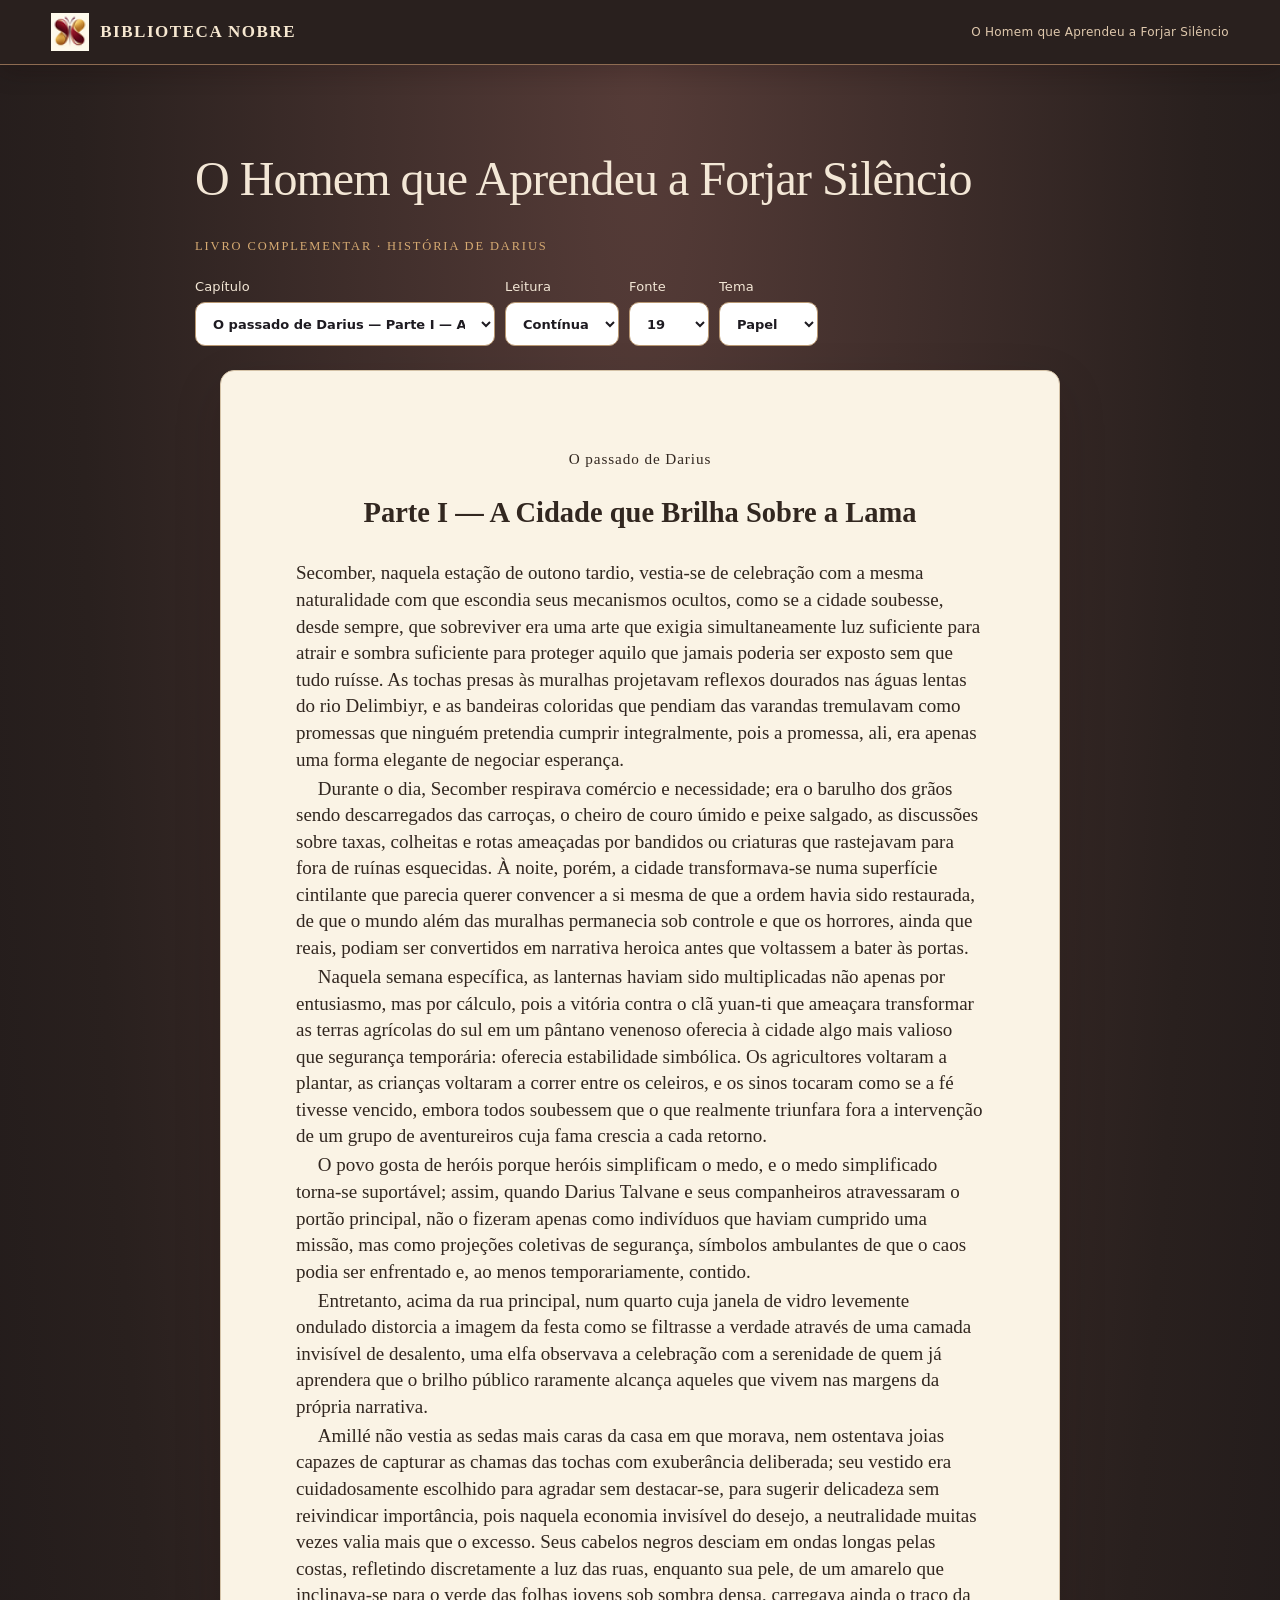
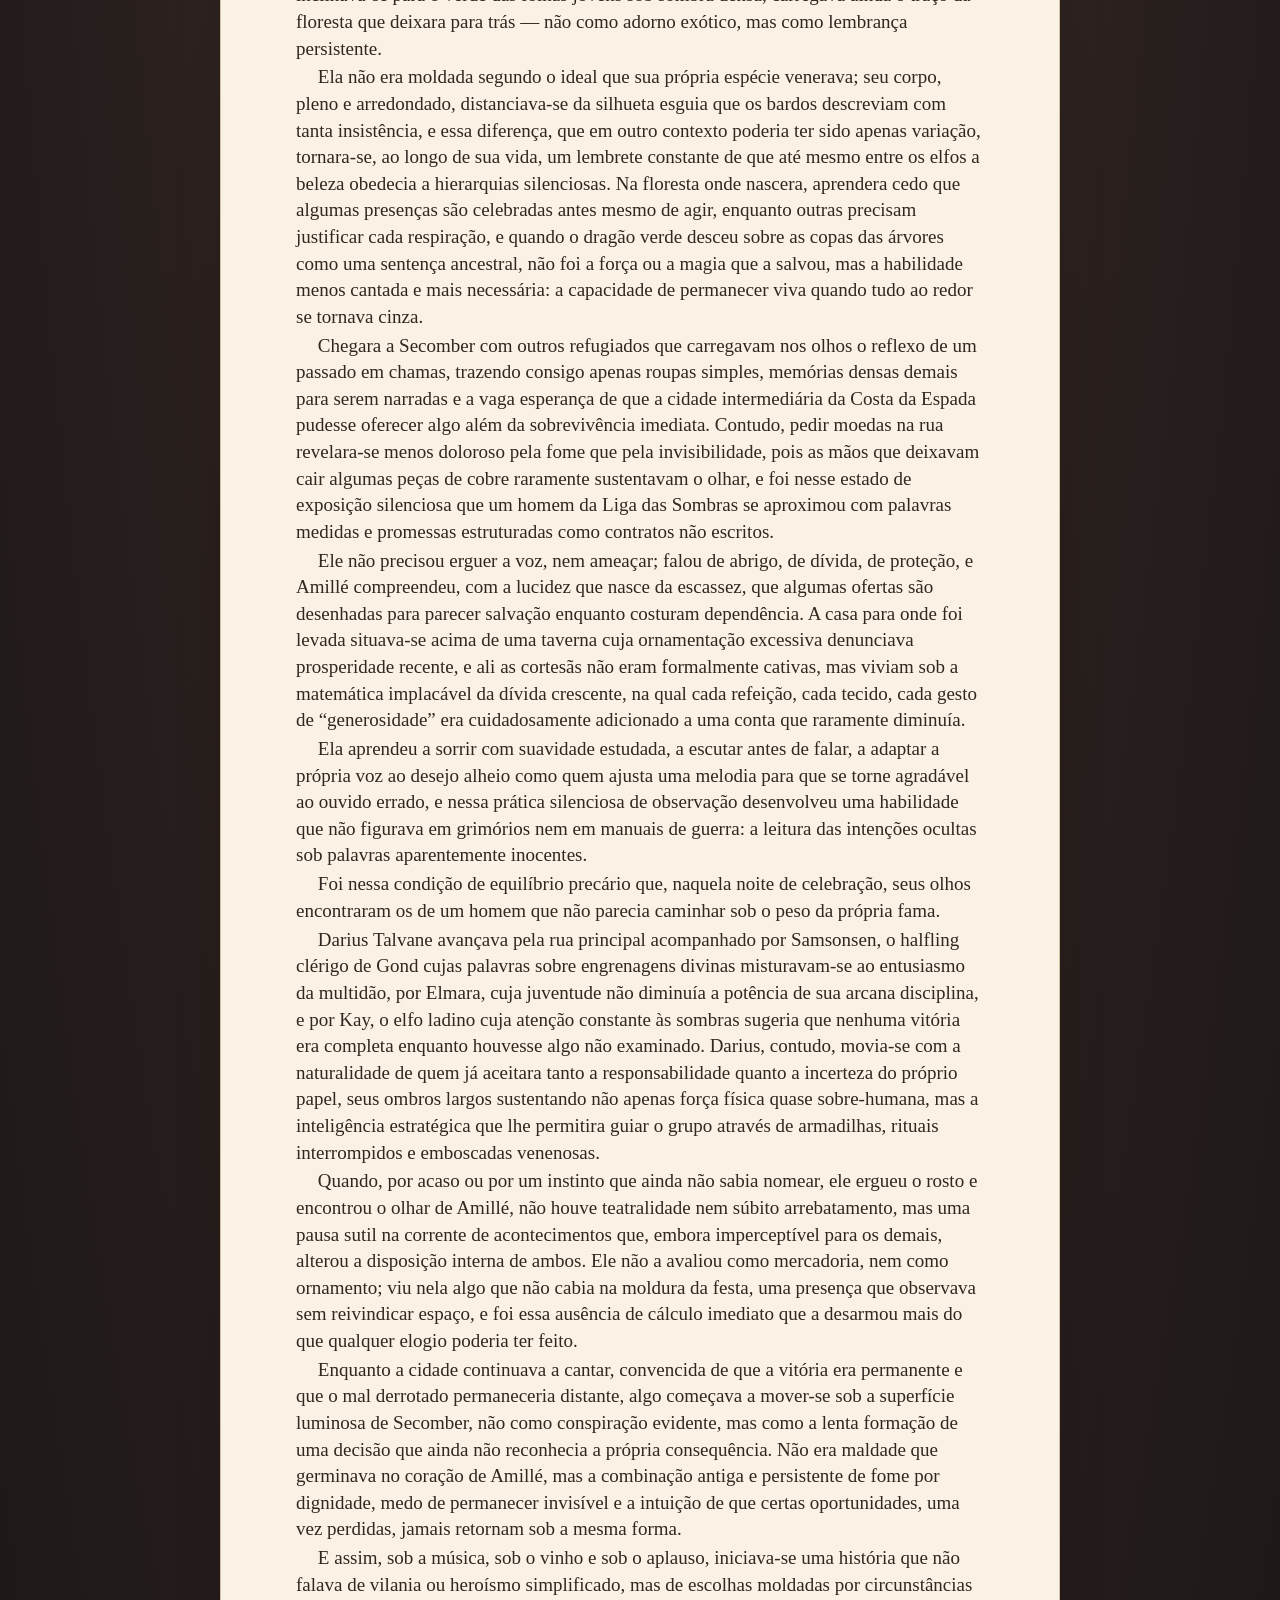
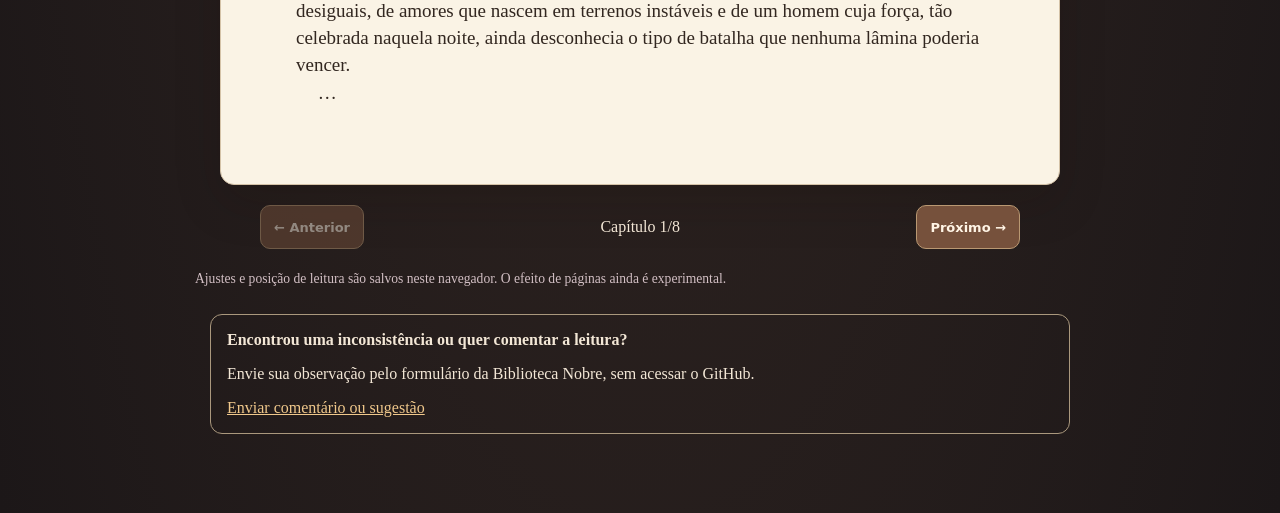
<file: darius.html>
<!doctype html><html lang="pt-BR"><head><meta charset="utf-8"><meta name="viewport" content="width=device-width,initial-scale=1"><title>Ler — O Homem que Aprendeu a Forjar Silêncio</title><link rel="icon" type="image/png" sizes="32x32" href="assets/biblioteca-nobre-icon-32.png"><link rel="icon" href="assets/biblioteca-nobre-favicon.ico" sizes="any"><link rel="apple-touch-icon" href="assets/biblioteca-nobre-icon-180.png"><link rel="stylesheet" href="assets/public.css"><link rel="stylesheet" href="assets/biblioteca-nobre-unificado.css"></head><body class="bn-theme"><header class="bn-site-header"><a class="bn-brand" href="./" title="Voltar à estante"><img src="assets/biblioteca-nobre-icon-32.png" width="38" height="38" alt="">BIBLIOTECA NOBRE</a><span class="bn-subtitle">O Homem que Aprendeu a Forjar Silêncio</span></header><main class="reader"><h1>O Homem que Aprendeu a Forjar Silêncio</h1><p class="overline">LIVRO COMPLEMENTAR · HISTÓRIA DE DARIUS</p><section class="toolbar" aria-label="Configurações de leitura"><label>Capítulo <select id="chapter" aria-label="Escolher capítulo"></select></label><label>Leitura <select id="mode"><option value="continuous">Contínua</option><option value="paged">Páginas</option></select></label><label>Fonte <select id="font"><option value="14">14</option><option value="15">15</option><option value="16">16</option><option value="17">17</option><option value="18">18</option><option value="19" selected>19</option><option value="20">20</option><option value="21">21</option><option value="22">22</option><option value="23">23</option><option value="24">24</option><option value="26">26</option><option value="28">28</option><option value="30">30</option></select></label><label>Tema <select id="theme"><option value="paper">Papel</option><option value="white">Branco</option><option value="dark">Noite</option></select></label></section><article id="sheet" class="sheet" tabindex="-1"><p id="tomo" class="tomo"></p><h2 id="heading"></h2><div id="text"></div></article><nav class="navigation" aria-label="Navegação"><button id="previous" type="button">← Anterior</button><span id="location" aria-live="polite"></span><button id="next" type="button">Próximo →</button></nav><p class="fine">Ajustes e posição de leitura são salvos neste navegador. O efeito de páginas ainda é experimental.</p><aside class="reader-feedback" style="margin:24px auto;padding:16px;border:1px solid #aa987d;border-radius:8px;max-width:860px"><strong>Encontrou uma inconsistência ou quer comentar a leitura?</strong><p>Envie sua observação pelo formulário da Biblioteca Nobre, sem acessar o GitHub.</p><a href="https://forms.gle/BNYQ3cGT5m9xwhoc8" target="_blank" rel="noopener noreferrer">Enviar comentário ou sugestão</a></aside></main><script src="assets/darius-reader.js" defer></script><script src="assets/image-viewer.js" defer></script></body></html>
</file>
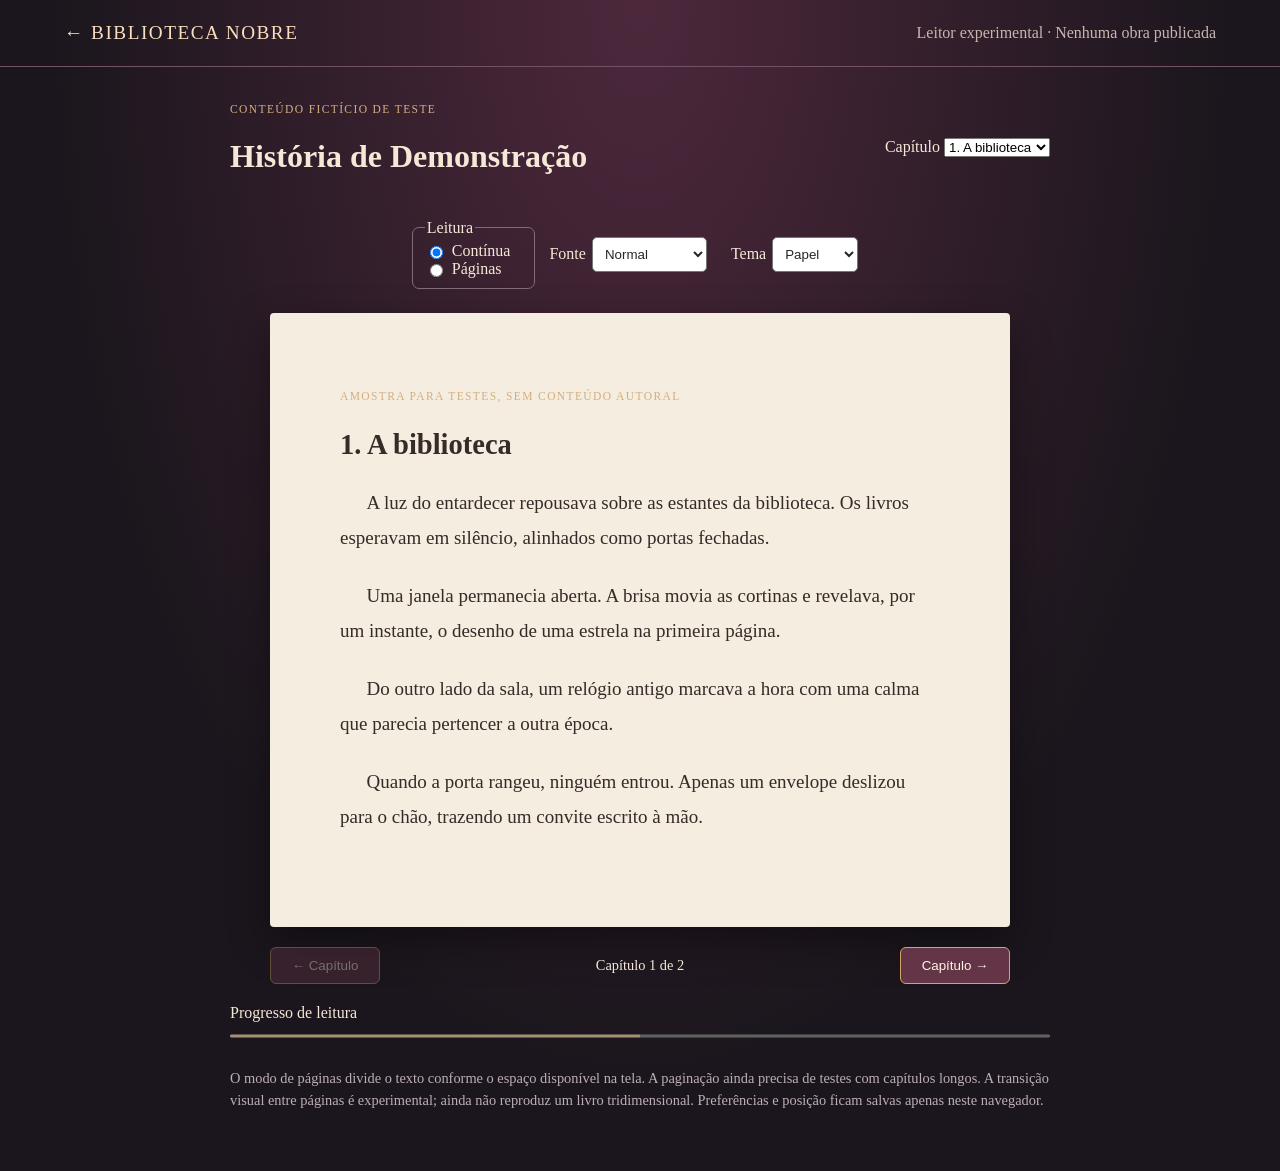
<file: leitor.html>
<!doctype html><html lang="pt-BR"><head><meta charset="utf-8"><meta name="viewport" content="width=device-width,initial-scale=1"><title>Leitor — Biblioteca Nobre</title><link rel="stylesheet" href="assets/style.css"><style>.reader-layout{max-width:920px;margin:auto}.reader-header{display:flex;gap:12px;flex-wrap:wrap;align-items:center;justify-content:space-between;margin-bottom:22px}.reader-header select{max-width:250px}.reader-page{transition:background-color .15s}.reader-page p{overflow-wrap:anywhere}.reader-controls{display:flex;gap:14px;justify-content:space-between;flex-wrap:wrap;align-items:center}.reader-controls button{min-width:110px}.page-indicator{font-size:.9rem}.reading-progress{width:100%;height:6px;accent-color:#c59b62}.reader-settings{display:flex;gap:12px;flex-wrap:wrap;align-items:center}.reader-settings label{display:flex;align-items:center;gap:6px}.reader-settings select{max-width:130px}.reader-page :focus-visible{outline:3px solid #986c31}@media(prefers-reduced-motion:reduce){.reader-page{transition:none}}@media(prefers-reduced-motion:no-preference){.reader-page.book-mode.turn-next{animation:bn-next .35s ease-out}.reader-page.book-mode.turn-prev{animation:bn-prev .35s ease-out}@keyframes bn-next{from{transform:perspective(1200px) rotateY(-5deg);opacity:.77}to{transform:perspective(1200px) rotateY(0);opacity:1}}@keyframes bn-prev{from{transform:perspective(1200px) rotateY(5deg);opacity:.77}to{transform:perspective(1200px) rotateY(0);opacity:1}}}</style></head><body><header class="top"><a class="brand" href="./">← BIBLIOTECA NOBRE</a><span>Leitor experimental · Nenhuma obra publicada</span></header><main class="reader-layout"><div class="reader-header"><div><small>CONTEÚDO FICTÍCIO DE TESTE</small><h1 id="bookTitle">História de Demonstração</h1></div><label>Capítulo <select id="chapterSelect" aria-label="Selecionar capítulo"></select></label></div><section class="controls reader-settings" aria-label="Preferências de leitura"><fieldset><legend>Leitura</legend><label><input type="radio" name="mode" value="continuous" checked> Contínua</label><label><input type="radio" name="mode" value="flip"> Páginas</label></fieldset><label>Fonte <select id="font"><option value="16">Pequena</option><option value="19" selected>Normal</option><option value="23">Grande</option><option value="27">Extra grande</option></select></label><label>Tema <select id="theme"><option value="paper">Papel</option><option value="white">Branco</option><option value="night">Noturno</option></select></label></section><article id="paper" class="paper reader-page" tabindex="-1" aria-label="Texto do capítulo"><small>AMOSTRA PARA TESTES, SEM CONTEÚDO AUTORAL</small><h2 id="chapterTitle"></h2><div id="story"></div></article><nav class="navigation reader-controls" aria-label="Navegação do capítulo"><button id="prev" type="button">← Voltar</button><span id="pageStatus" class="page-indicator" aria-live="polite"></span><button id="next" type="button">Avançar →</button></nav><label for="readingProgress">Progresso de leitura</label><progress id="readingProgress" class="reading-progress" value="0" max="100">0%</progress><p class="notice">O modo de páginas divide o texto conforme o espaço disponível na tela. A paginação ainda precisa de testes com capítulos longos. A transição visual entre páginas é experimental; ainda não reproduz um livro tridimensional. Preferências e posição ficam salvas apenas neste navegador.</p></main><script src="assets/catalog.js"></script><script src="assets/reader-v3.js"></script></body></html>
</file>
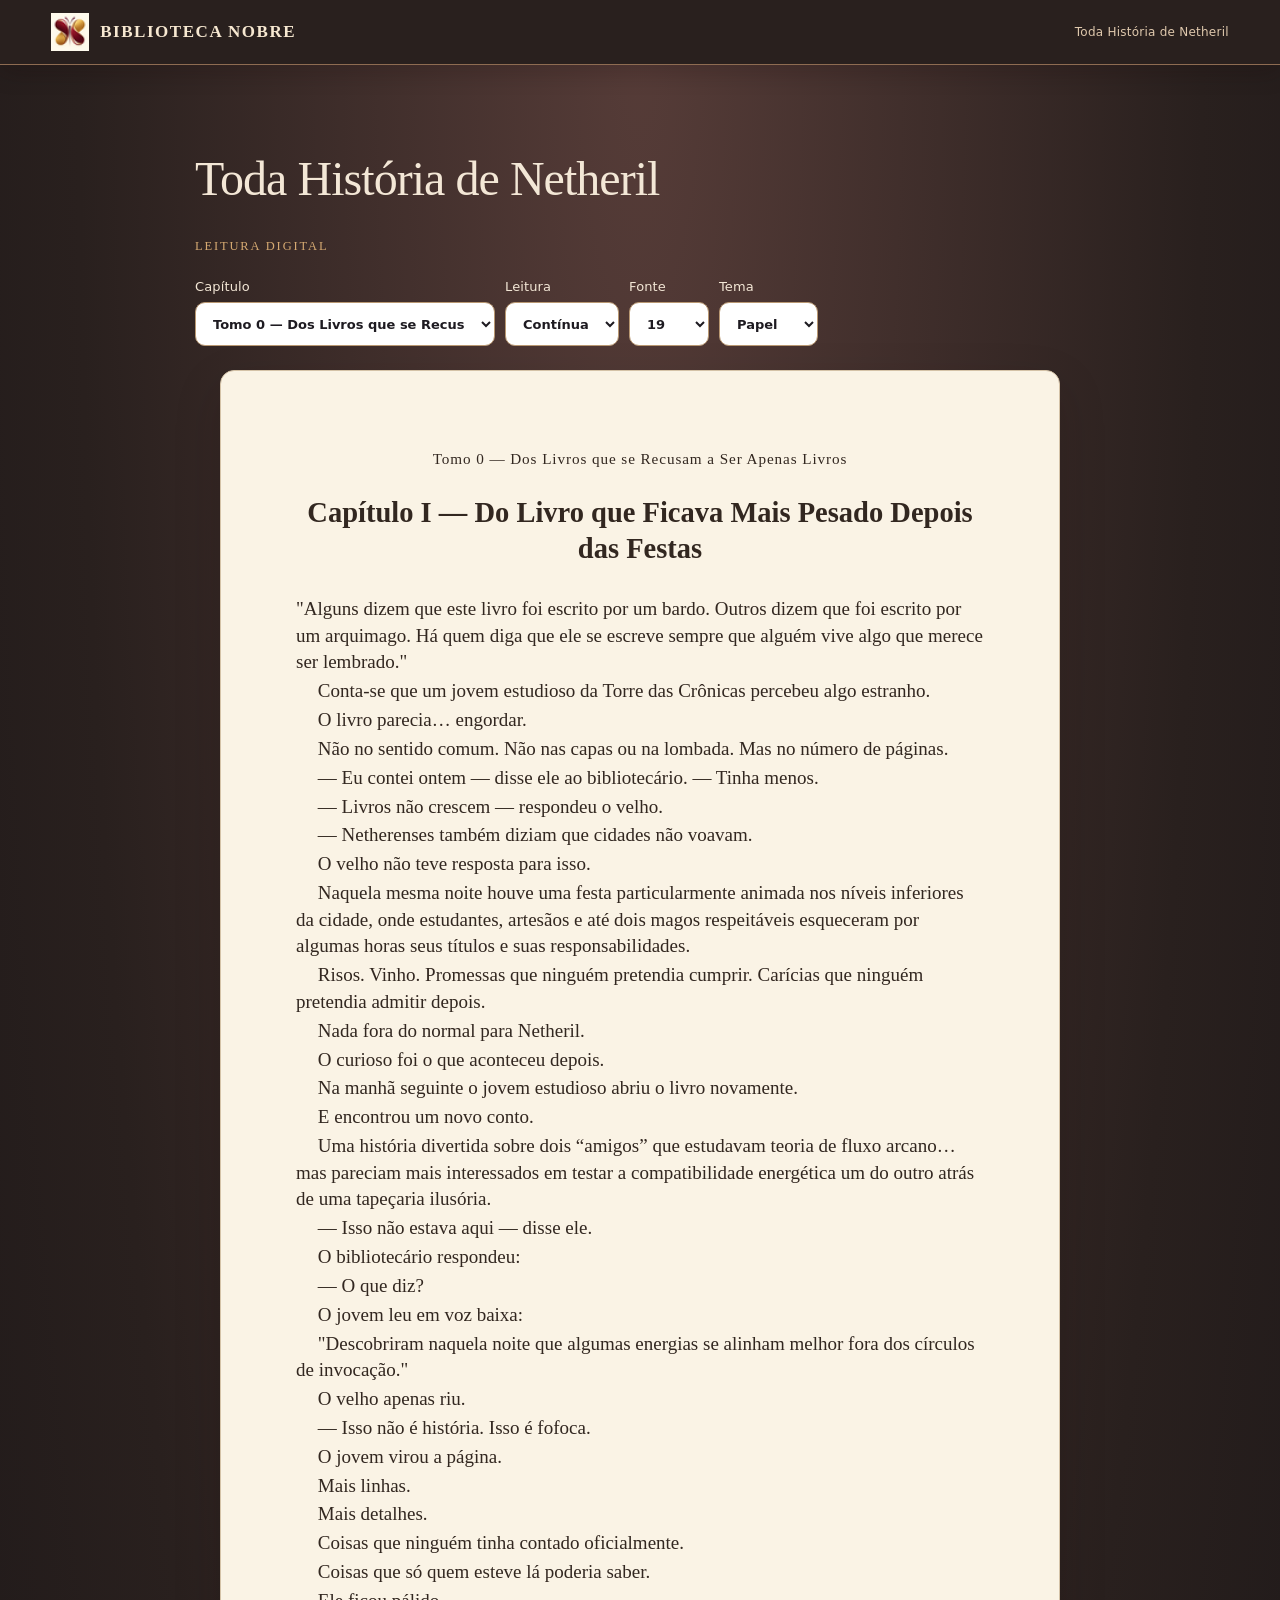
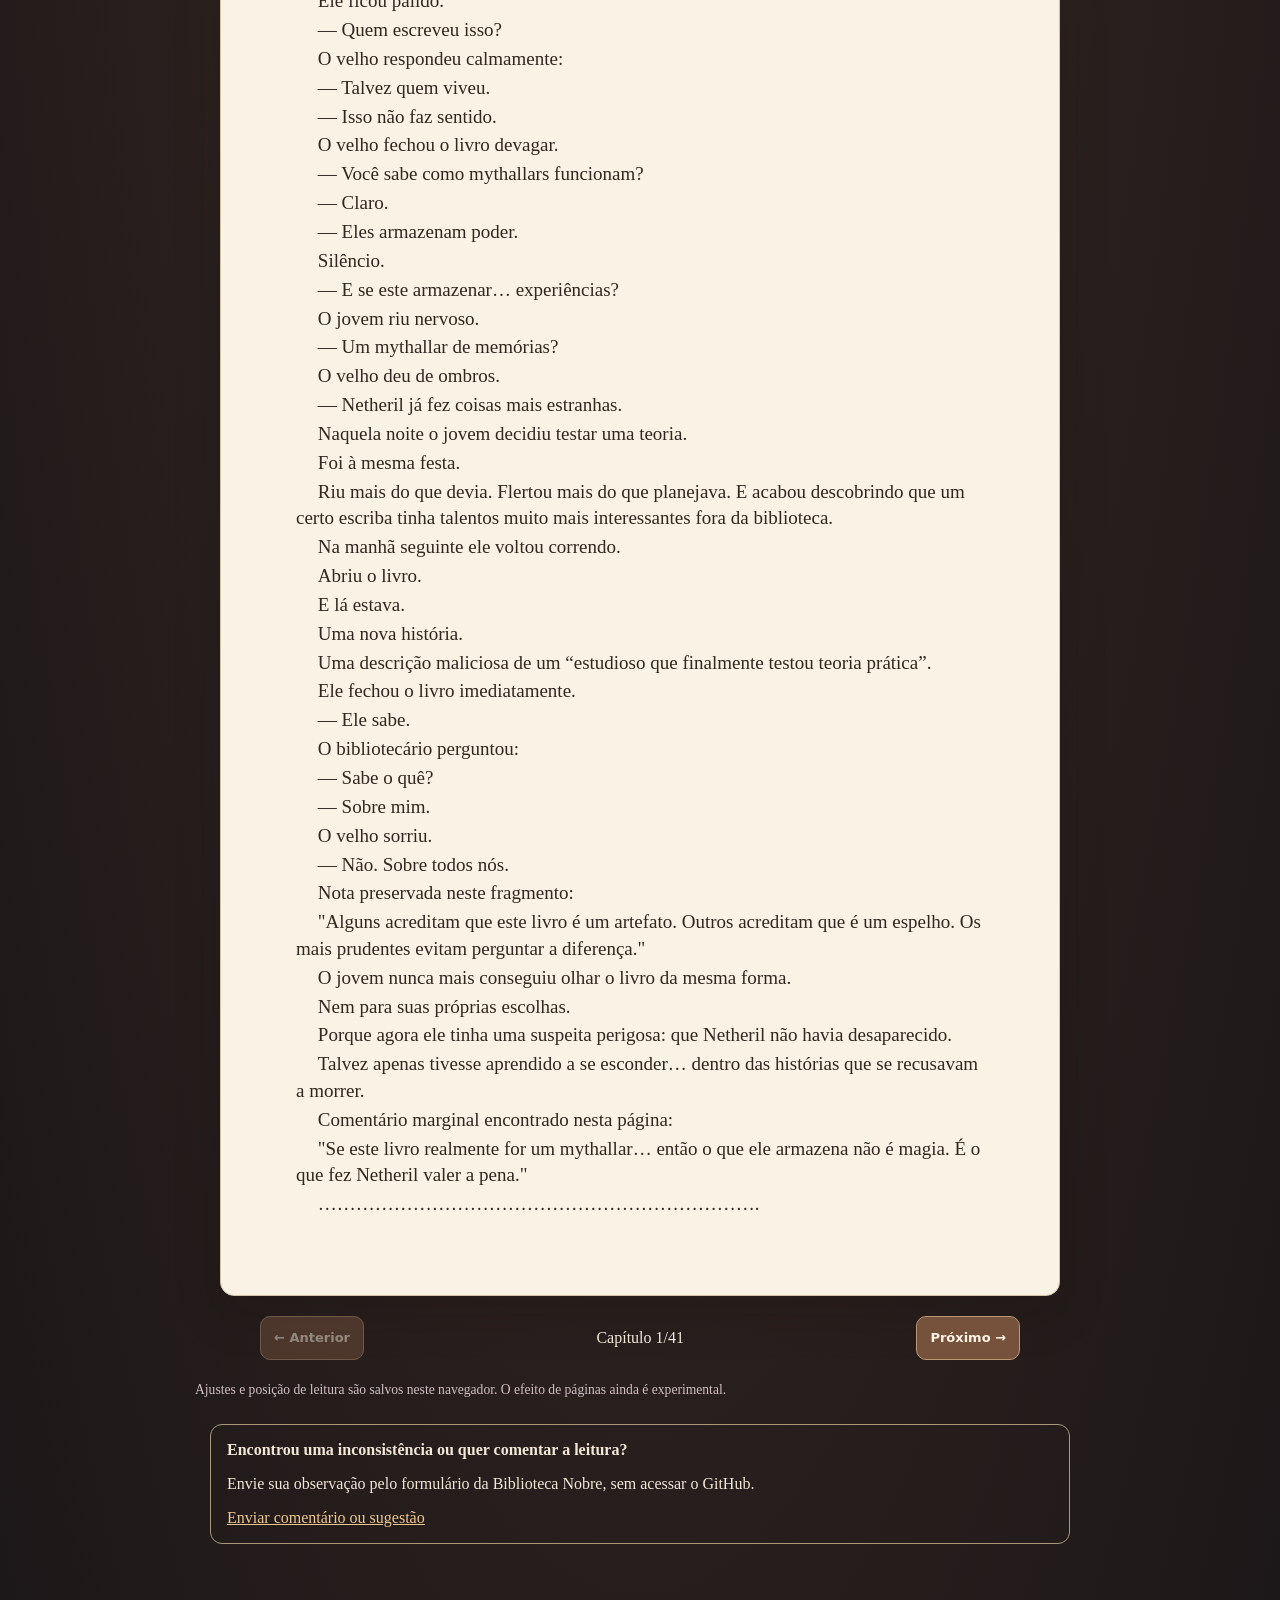
<file: ler.html>
<!doctype html><html lang="pt-BR"><head><meta charset="utf-8"><meta name="viewport" content="width=device-width,initial-scale=1"><title>Ler — Toda História de Netheril</title><link rel="icon" type="image/png" sizes="32x32" href="assets/biblioteca-nobre-icon-32.png"><link rel="icon" href="assets/biblioteca-nobre-favicon.ico" sizes="any"><link rel="apple-touch-icon" href="assets/biblioteca-nobre-icon-180.png"><link rel="stylesheet" href="assets/public.css"><link rel="stylesheet" href="assets/biblioteca-nobre-unificado.css"></head><body class="bn-theme"><header class="bn-site-header"><a class="bn-brand" href="./" title="Voltar à estante"><img src="assets/biblioteca-nobre-icon-32.png" width="38" height="38" alt="">BIBLIOTECA NOBRE</a><span class="bn-subtitle">Toda História de Netheril</span></header><main class="reader"><h1>Toda História de Netheril</h1><p class="overline">LEITURA DIGITAL</p><section class="toolbar" aria-label="Configurações de leitura"><label>Capítulo <select id="chapter" aria-label="Escolher capítulo"></select></label><label>Leitura <select id="mode"><option value="continuous">Contínua</option><option value="paged">Páginas</option></select></label><label>Fonte <select id="font"><option value="14">14</option><option value="15">15</option><option value="16">16</option><option value="17">17</option><option value="18">18</option><option value="19" selected>19</option><option value="20">20</option><option value="21">21</option><option value="22">22</option><option value="23">23</option><option value="24">24</option><option value="26">26</option><option value="28">28</option><option value="30">30</option></select></label><label>Tema <select id="theme"><option value="paper">Papel</option><option value="white">Branco</option><option value="dark">Noite</option></select></label></section><article id="sheet" class="sheet" tabindex="-1"><p id="tomo" class="tomo"></p><h2 id="heading"></h2><div id="text"></div></article><nav class="navigation" aria-label="Navegação"><button id="previous" type="button">← Anterior</button><span id="location" aria-live="polite"></span><button id="next" type="button">Próximo →</button></nav><p class="fine">Ajustes e posição de leitura são salvos neste navegador. O efeito de páginas ainda é experimental.</p><aside class="reader-feedback" style="margin:24px auto;padding:16px;border:1px solid #aa987d;border-radius:8px;max-width:860px"><strong>Encontrou uma inconsistência ou quer comentar a leitura?</strong><p>Envie sua observação pelo formulário da Biblioteca Nobre, sem acessar o GitHub.</p><a href="https://forms.gle/BNYQ3cGT5m9xwhoc8" target="_blank" rel="noopener noreferrer">Enviar comentário ou sugestão</a></aside></main><script src="assets/public-reader.js" defer></script><script src="assets/image-viewer.js" defer></script></body></html>
</file>
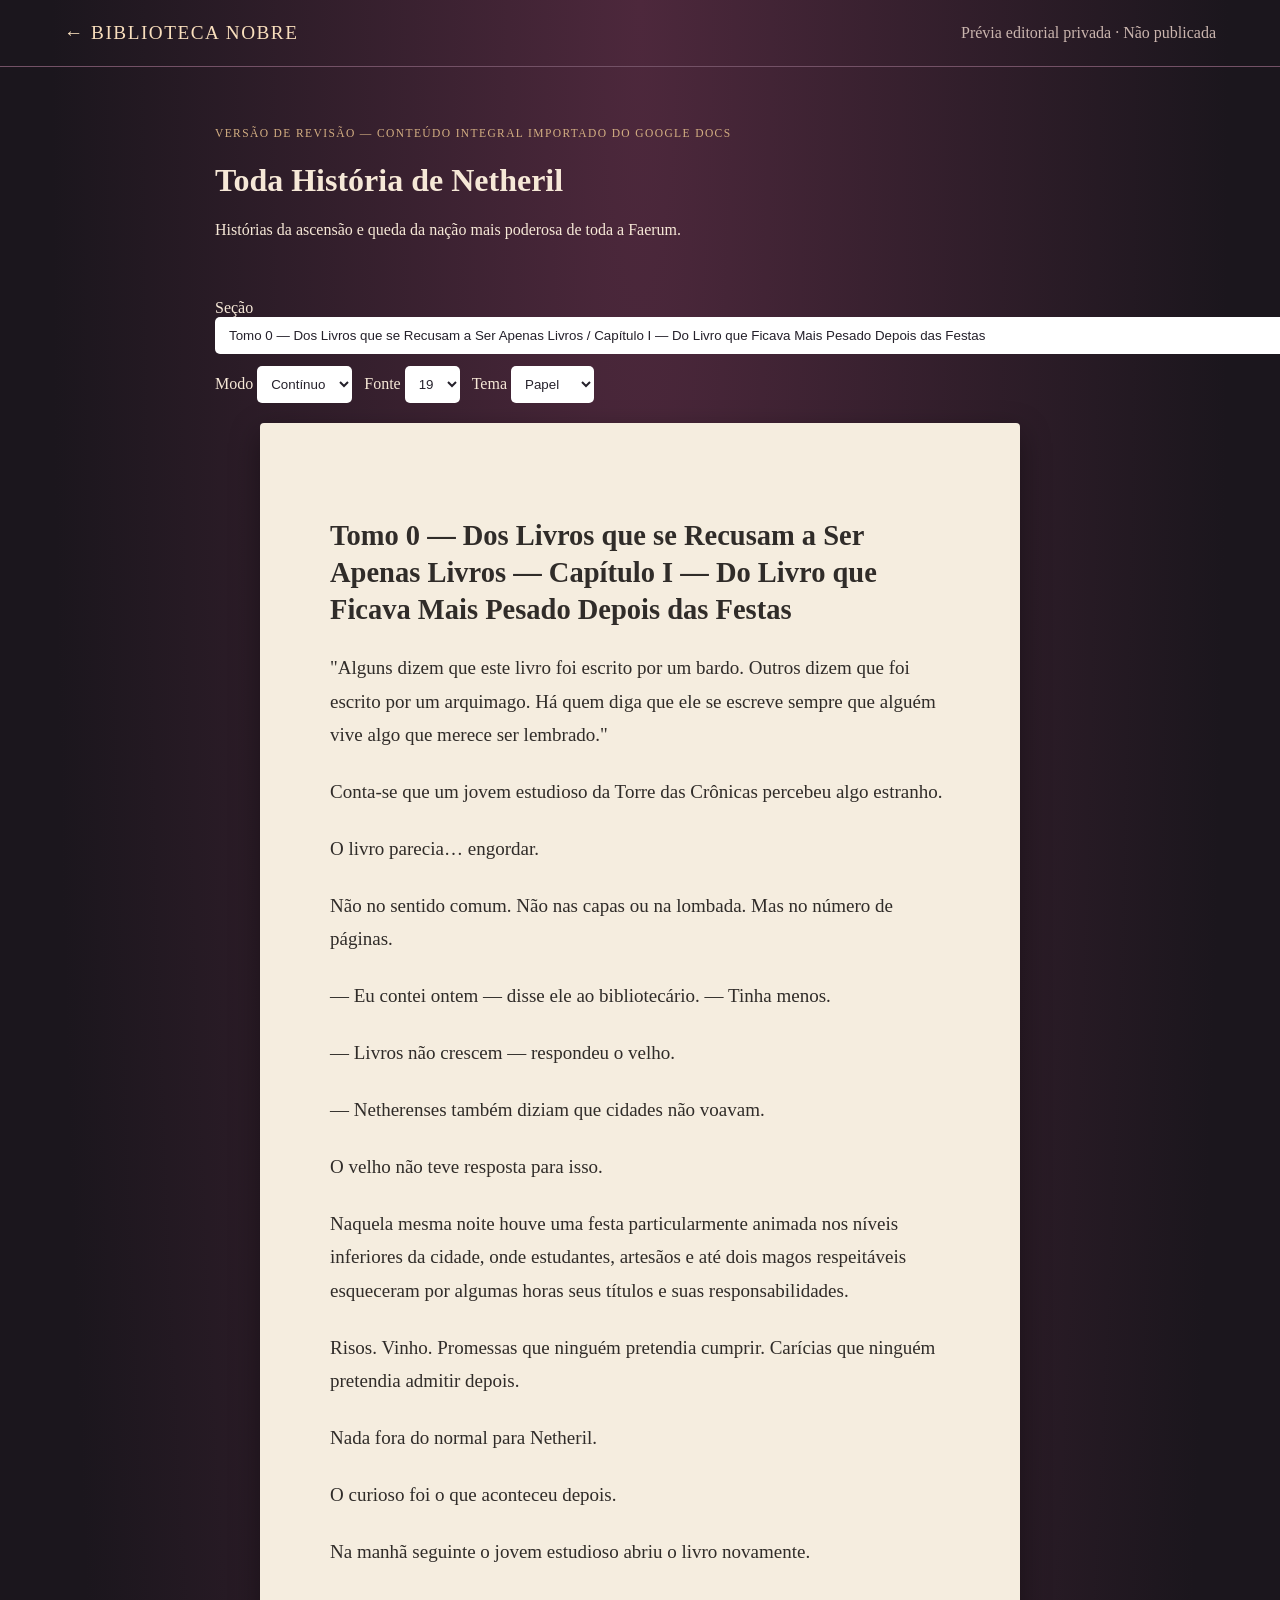
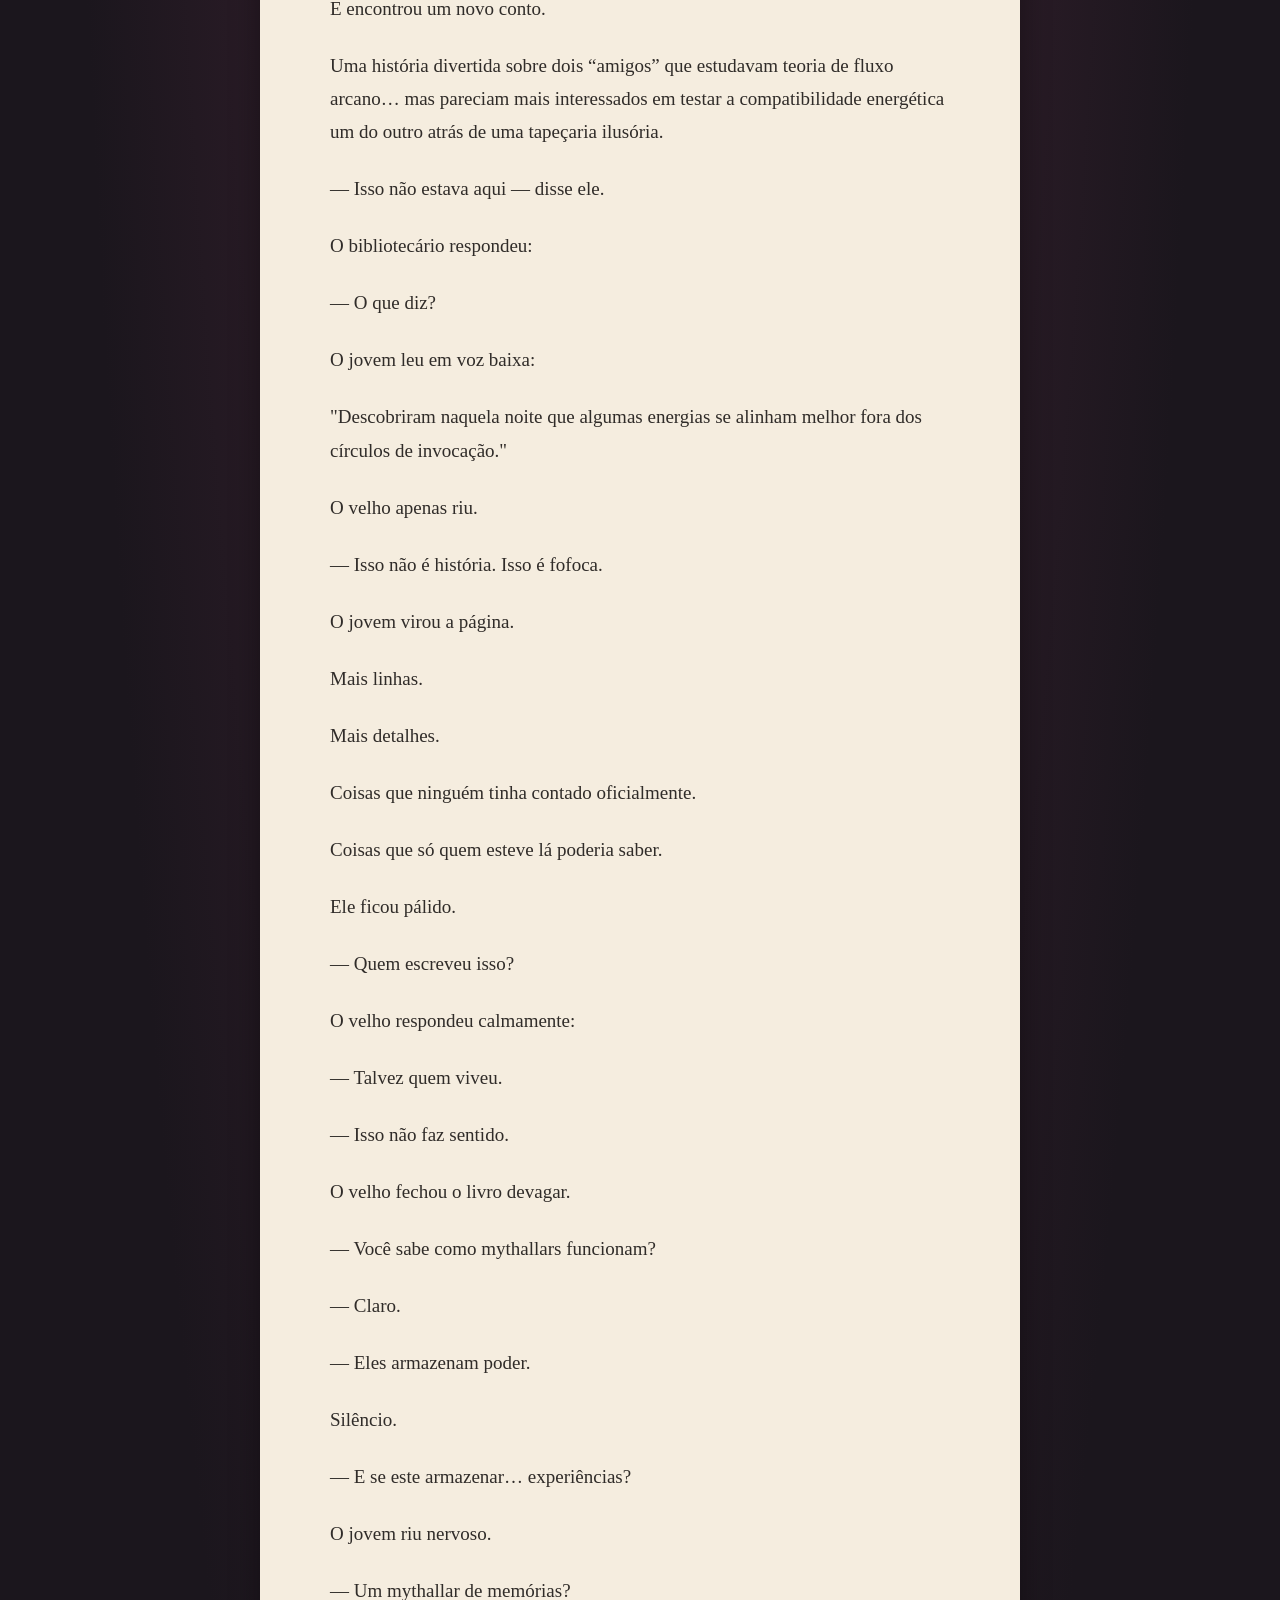
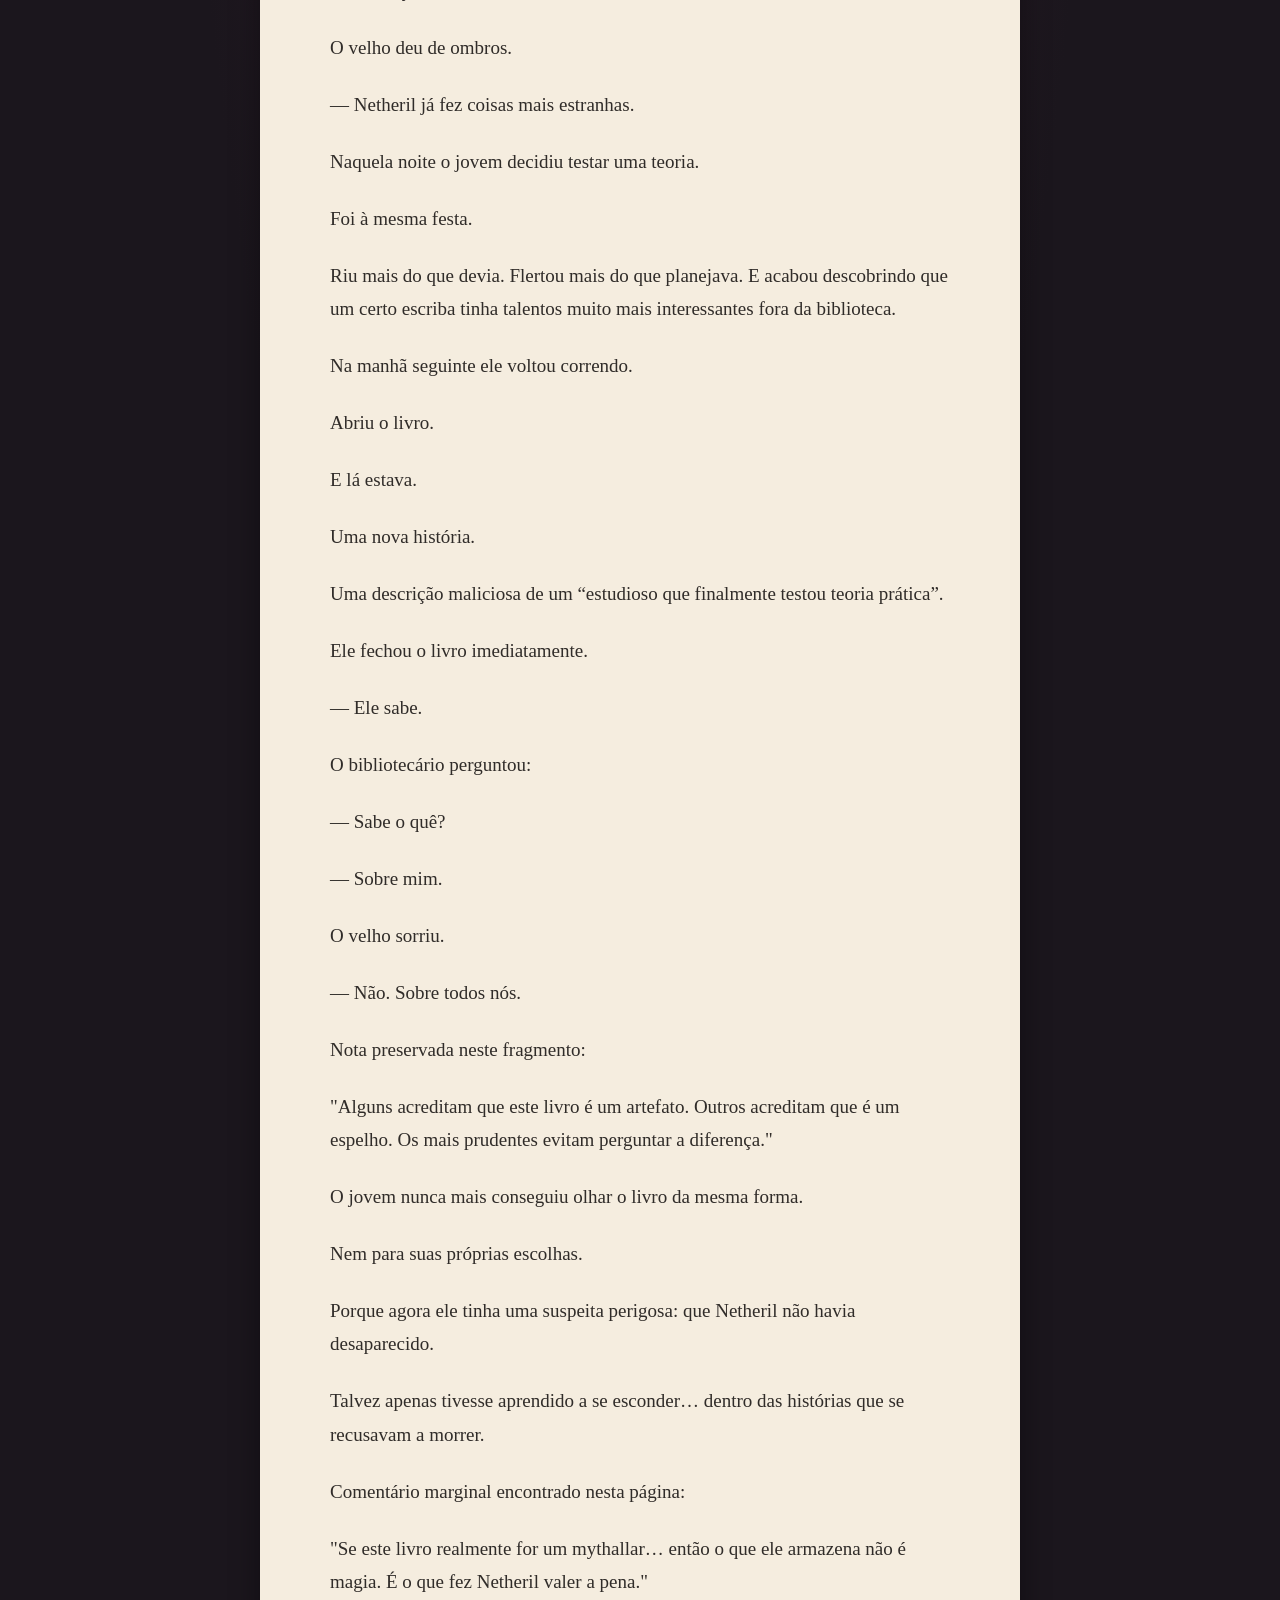
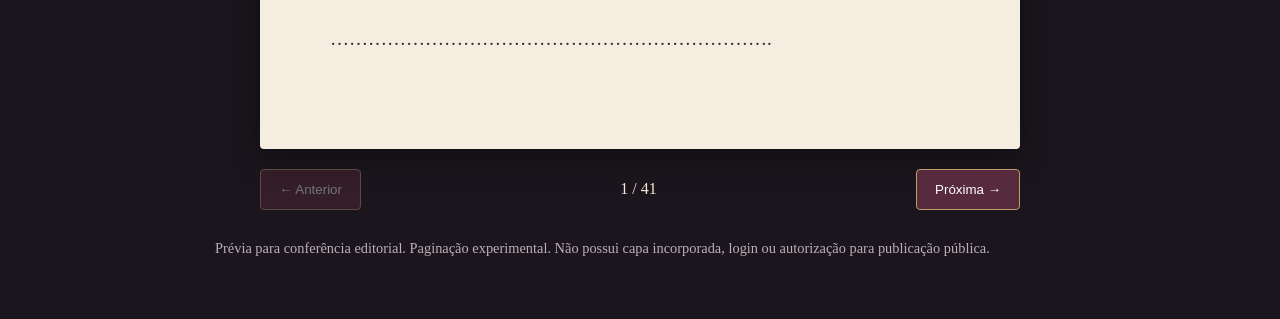
<file: netheril-previa.html>
<!doctype html><html lang="pt-BR"><head><meta charset="utf-8"><meta name="viewport" content="width=device-width,initial-scale=1"><title>Toda História de Netheril — Prévia editorial</title><link rel="stylesheet" href="assets/style.css"><style>.pilot{max-width:950px;margin:auto}.pilot-head{padding:24px 0}.pilot-controls{display:flex;flex-wrap:wrap;gap:12px;align-items:center;margin:20px 0}.pilot-controls select,.pilot-controls button{padding:10px;background:#fff;color:#25212b;border:0;border-radius:5px}.pilot-controls button:disabled{opacity:.4}.pilot-paper{max-width:760px;margin:auto;background:#f5eddf;color:#302c29;padding:clamp(22px,6vw,70px);border-radius:4px;min-height:65vh;box-shadow:0 10px 30px #0006}.pilot-paper p{line-height:1.75;margin:0 0 1.25em;white-space:pre-wrap;overflow-wrap:anywhere}.pilot-paper h2{line-height:1.3}.pilot-paper.night{background:#242832;color:#f4e9d9}.pilot-paper.white{background:#fff;color:#242424}.pilot-navi{display:flex;align-items:center;justify-content:space-between;gap:12px;flex-wrap:wrap;margin:20px auto;max-width:760px}.pilot-navi button{padding:12px 18px;border:1px solid #bf9b6b;background:#572a3d;color:white;border-radius:4px;cursor:pointer}.pilot-navi button:disabled{opacity:.4}.pilot-paper.flip{box-shadow:-9px 8px 26px #0005,inset 12px 0 17px #5d482225;border-left:8px solid #bd9d6c}@media(prefers-reduced-motion:no-preference){.pilot-paper.turn{animation:pagein .3s ease}@keyframes pagein{from{transform:perspective(1100px) rotateY(4deg);opacity:.8}to{transform:perspective(1100px) rotateY(0);opacity:1}}}</style></head><body><header class="top"><a class="brand" href="./">← BIBLIOTECA NOBRE</a><span>Prévia editorial privada · Não publicada</span></header><main class="pilot"><div class="pilot-head"><small>VERSÃO DE REVISÃO — CONTEÚDO INTEGRAL IMPORTADO DO GOOGLE DOCS</small><h1>Toda História de Netheril</h1><p>Histórias da ascensão e queda da nação mais poderosa de toda a Faerum.</p></div><div class="pilot-controls"><label>Seção <select id="section" aria-label="Selecionar seção"></select></label><label>Modo <select id="mode"><option value="continuous">Contínuo</option><option value="flip">Páginas</option></select></label><label>Fonte <select id="font"><option value="16">16</option><option value="19" selected>19</option><option value="23">23</option><option value="27">27</option></select></label><label>Tema <select id="theme"><option value="paper">Papel</option><option value="white">Branco</option><option value="night">Noite</option></select></label></div><article id="paper" class="pilot-paper" aria-label="Leitura"><h2 id="title"></h2><div id="content"></div></article><nav class="pilot-navi" aria-label="Navegação"><button id="previous">← Anterior</button><span id="page" aria-live="polite"></span><button id="next">Próxima →</button></nav><p class="notice">Prévia para conferência editorial. Paginação experimental. Não possui capa incorporada, login ou autorização para publicação pública.</p></main><script src="assets/netheril-preview.js"></script></body></html>
</file>
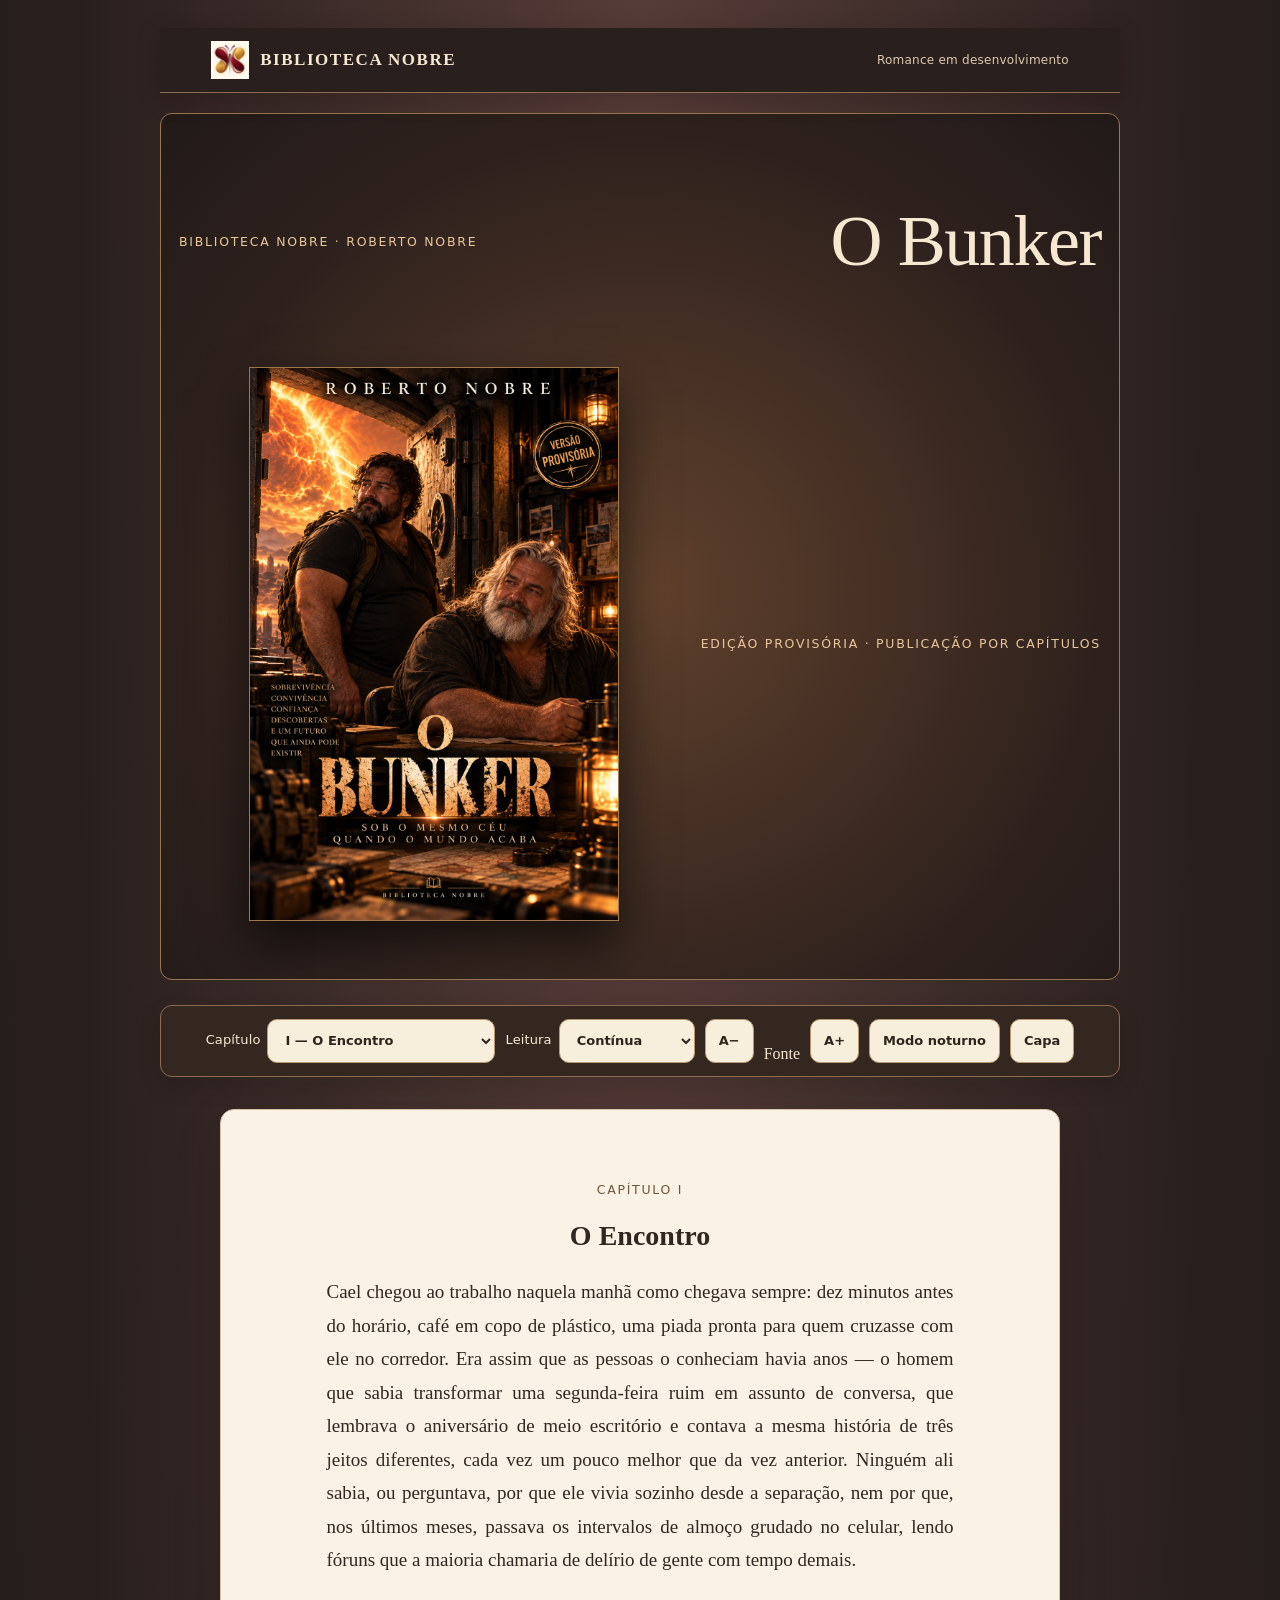
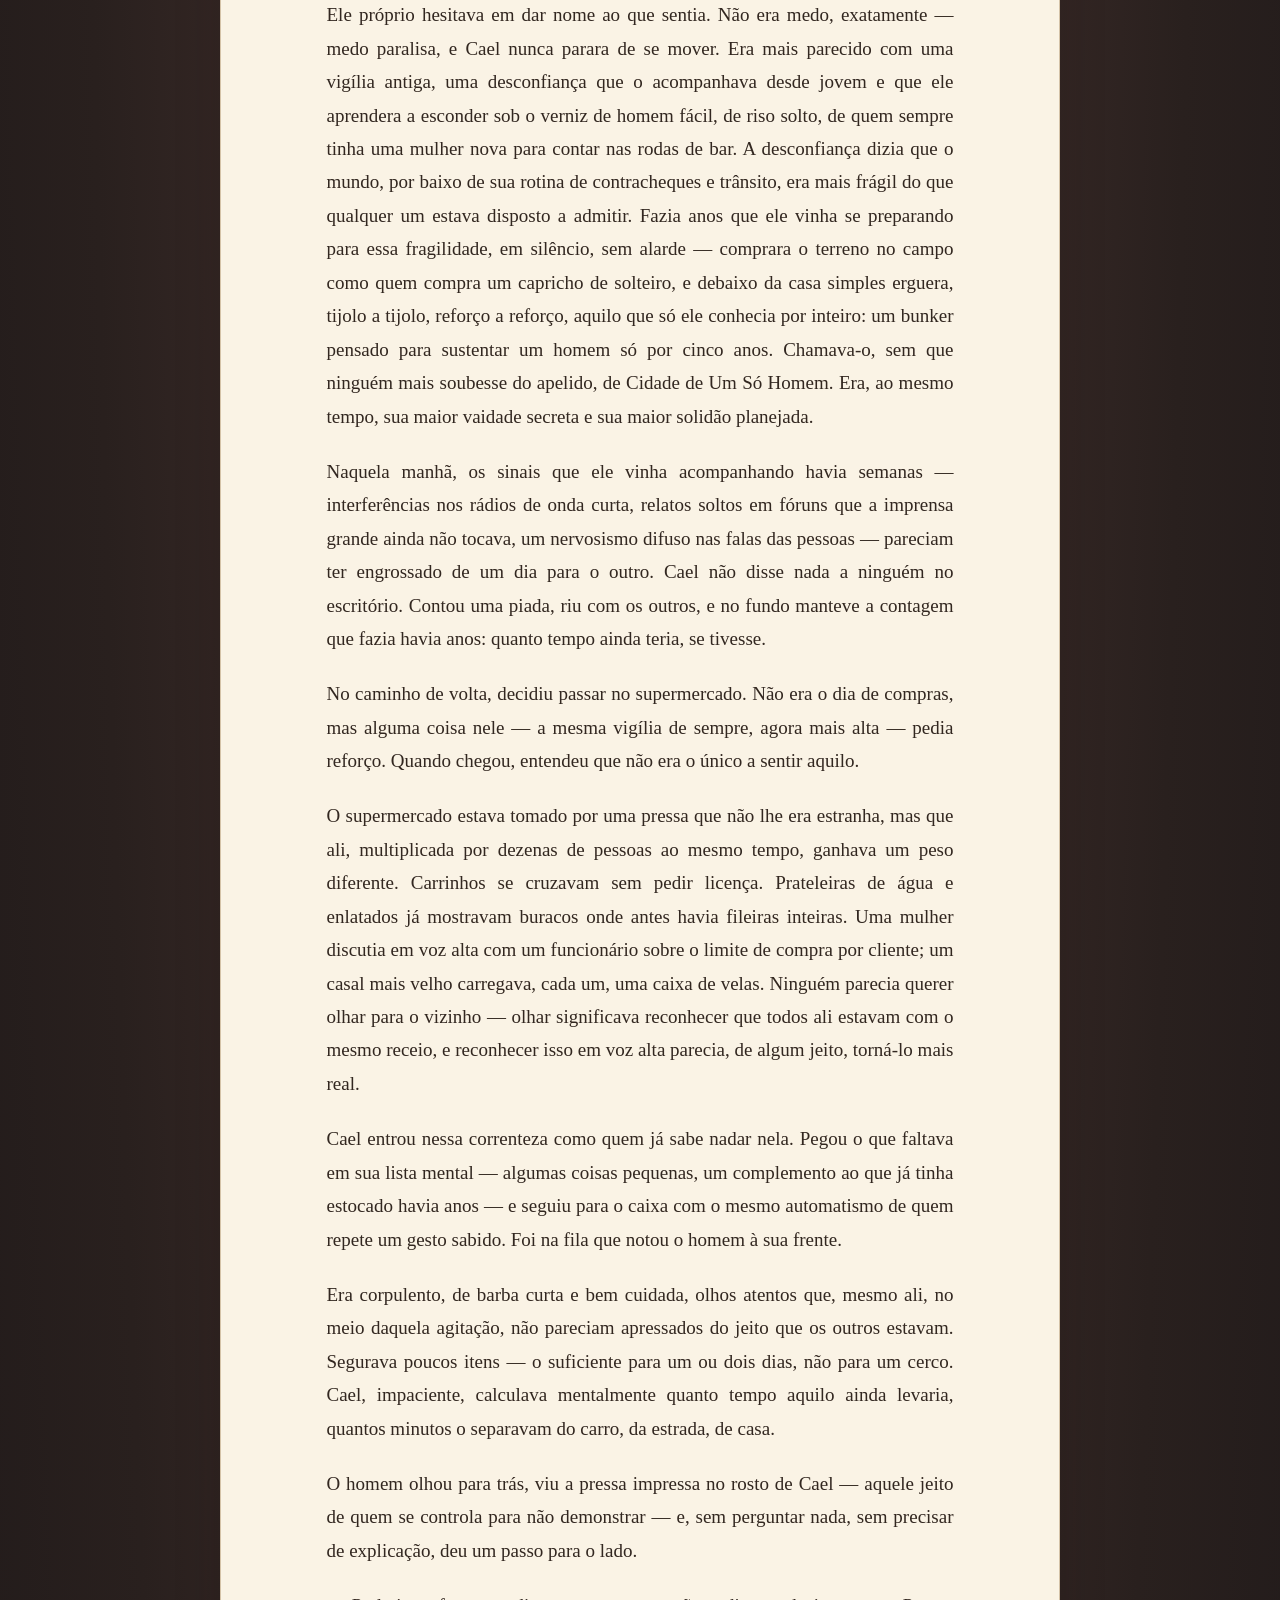
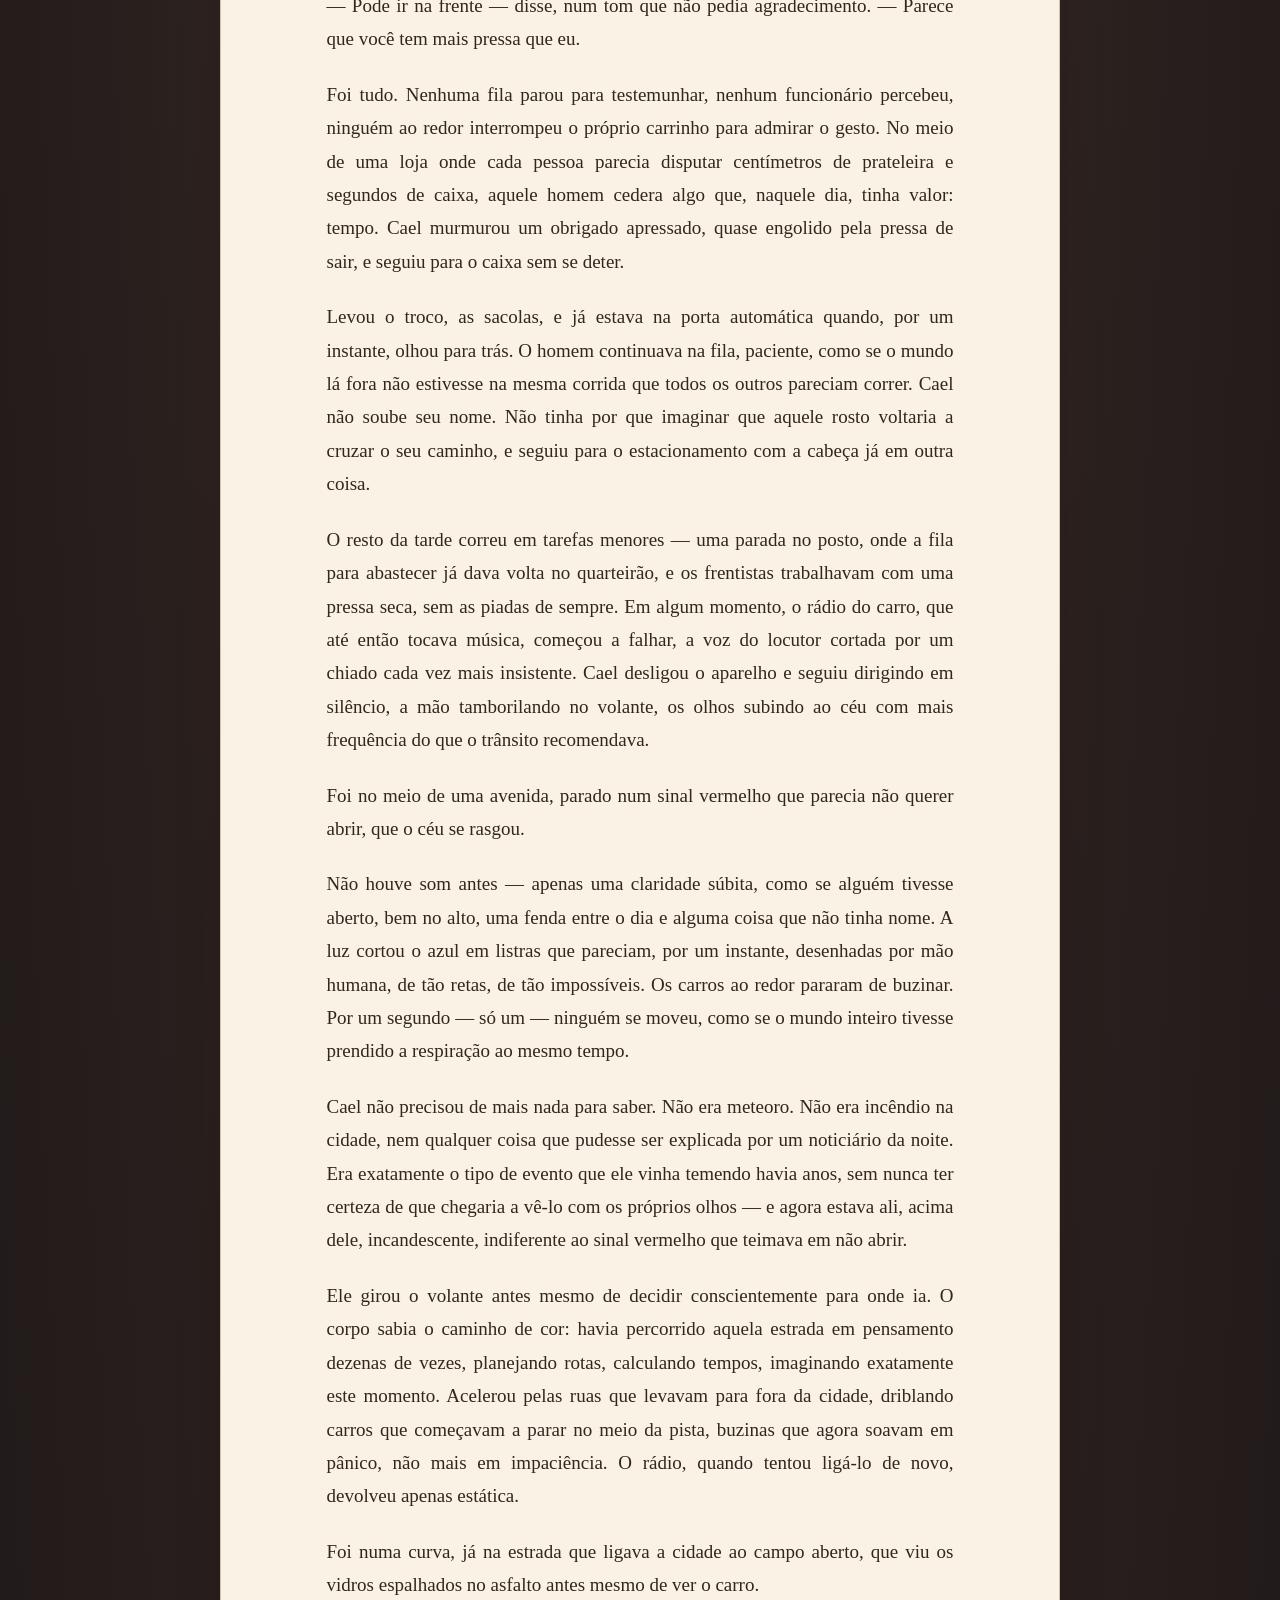
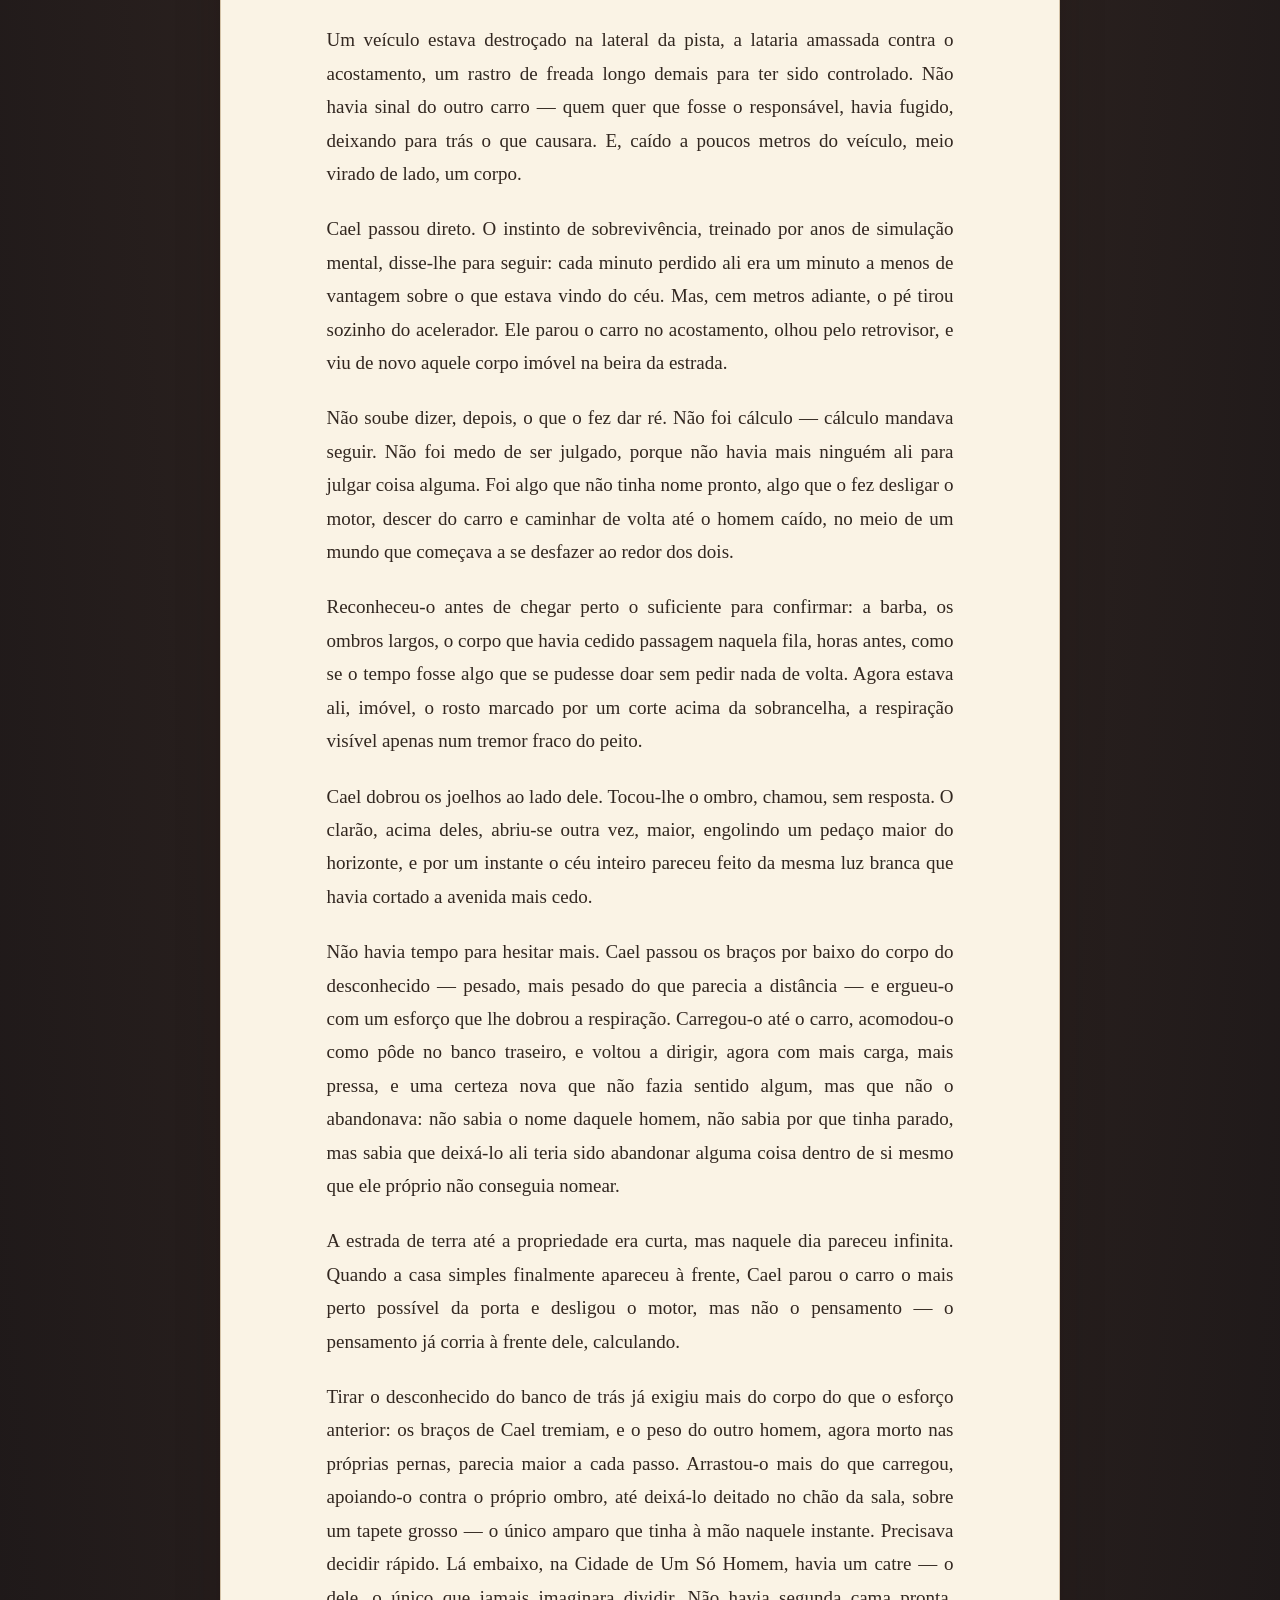
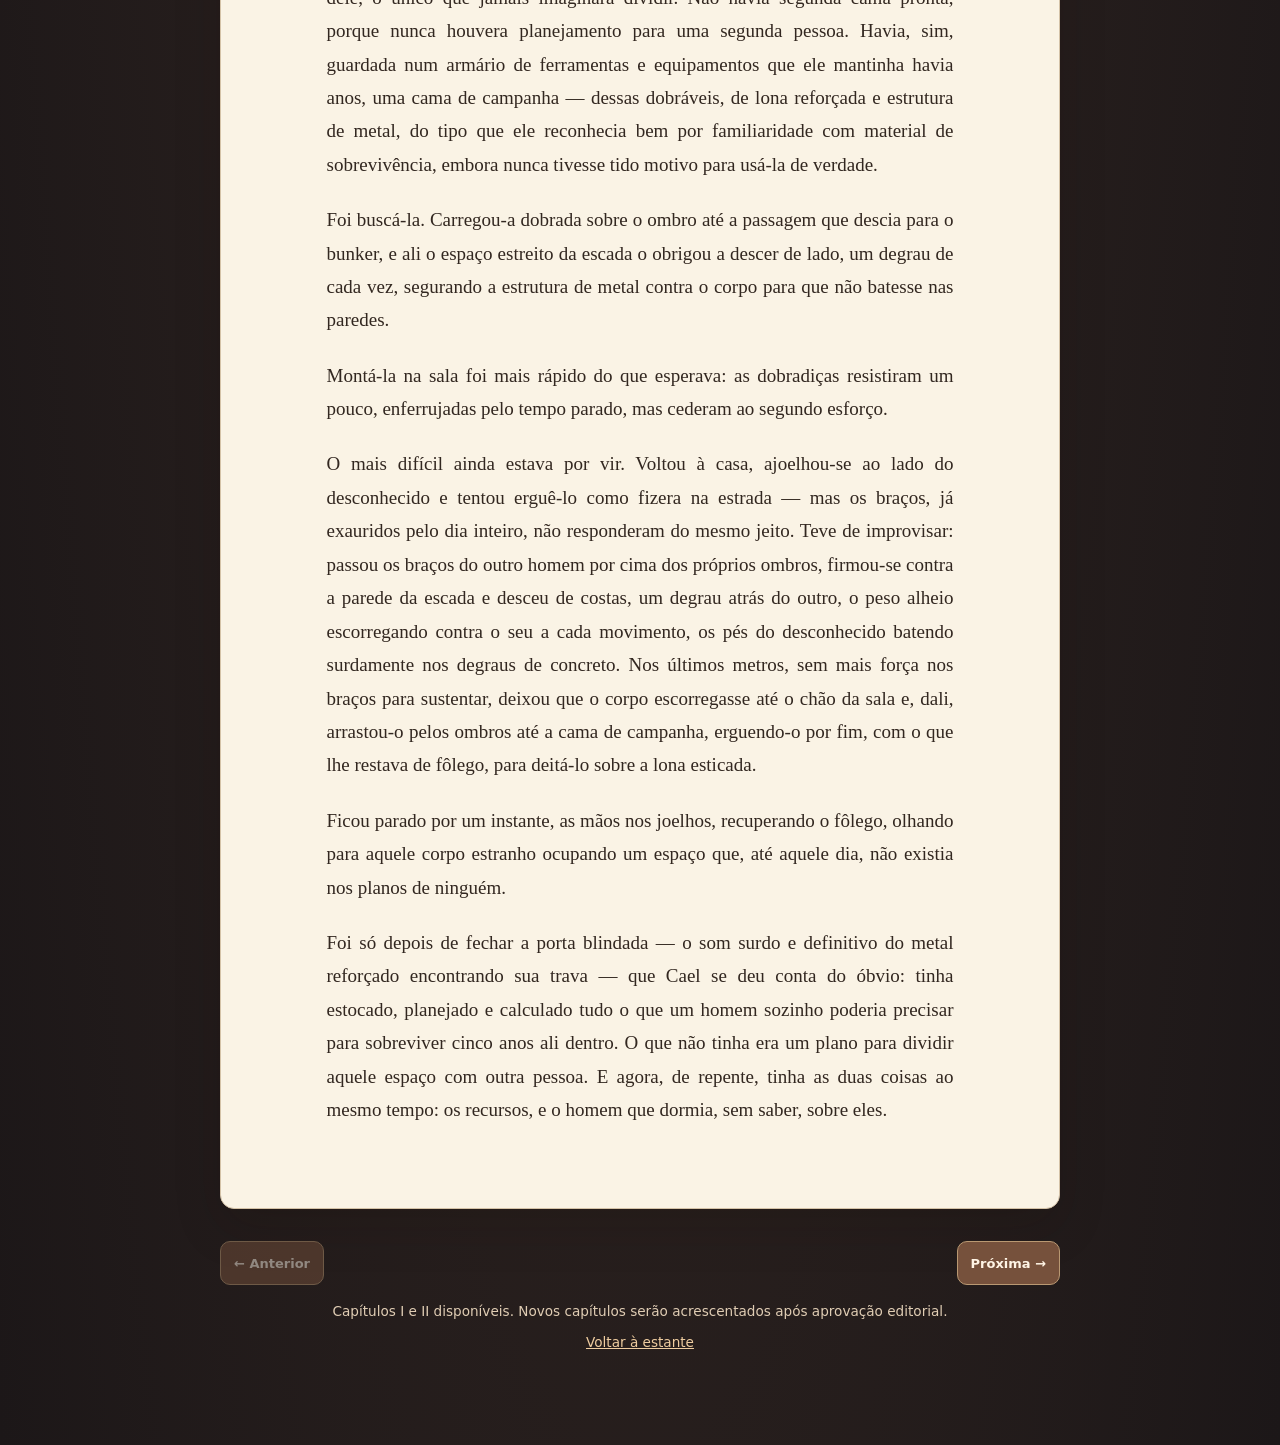
<file: o-bunker.html>
<!doctype html>
<html lang="pt-BR"><head><meta charset="utf-8"><meta name="viewport" content="width=device-width, initial-scale=1">
<meta name="description" content="O Bunker, de Roberto Nobre. Capítulo I — O Encontro. Romance em publicação progressiva.">
<title>O Bunker | Biblioteca Nobre</title><link rel="icon" type="image/png" sizes="32x32" href="assets/biblioteca-nobre-icon-32.png"><link rel="icon" href="assets/biblioteca-nobre-favicon.ico" sizes="any"><link rel="apple-touch-icon" href="assets/biblioteca-nobre-icon-180.png">
<link rel="stylesheet" href="assets/public.css"><style>
body{background:#e9dfcb;color:#382b1e}
.bunker-wrapper{max-width:940px;margin:auto;padding:28px 20px 80px}
.bunker-top{display:flex;justify-content:space-between;gap:12px;flex-wrap:wrap}
.bunker-top a,.bunker-note a{color:#573e2b}
.bunker-head{text-align:center;padding:32px 0}
.bunker-head h1{font-family:Georgia,serif}
.bunker-cover{width:min(360px,88%);height:auto;display:block;margin:24px auto;box-shadow:0 15px 32px #49331d66}
.bunker-label{font-family:system-ui,sans-serif;letter-spacing:.14em;text-transform:uppercase;color:#6e543a;font-size:.78rem}
.bunker-reader{max-width:730px;margin:38px auto;padding:42px clamp(20px,5vw,55px);background:#f8f0df;color:#382b1e;border:1px solid #c8b59a;border-radius:8px;box-shadow:0 6px 20px #3a2d2216}
.bunker-reader h2{font-family:Georgia,serif;text-align:center;font-size:1.75rem}
.bunker-reader p:not(.bunker-label){font-family:Georgia,serif;font-size:var(--reader-size,19px);line-height:1.82;text-align:justify;hyphens:auto;margin:0 0 1.15em}
.bunker-control{display:flex;justify-content:center;gap:10px;align-items:center}
.bunker-control button{padding:7px 14px;border:1px solid #91795c;background:#f8f0df;color:#483321;cursor:pointer;border-radius:6px}
.bunker-note{text-align:center;max-width:650px;margin:15px auto;color:#6b533f;font-family:system-ui,sans-serif;font-size:.85rem}
@media(max-width:600px){.bunker-reader{padding:24px 18px}.bunker-reader p:not(.bunker-label){text-align:left}}

/* Padrão editorial aprovado: abertura cinematográfica e pergaminho contrastado */
body{background:#211a17;color:#f1e6d8}
.bunker-wrapper{max-width:1020px}
.bunker-top a,.bunker-note a{color:#efcda0}
.bunker-head{background:radial-gradient(ellipse at 50% 55%,#60412c 0%,#2e211d 68%,#211a17 100%);border:1px solid #66503b;border-radius:12px;margin-top:20px;padding:38px 18px 34px;color:#f7e8d2}
.bunker-head h1{font-size:clamp(2.6rem,6vw,4.5rem);letter-spacing:.05em}
.bunker-cover{width:min(370px,82%);box-shadow:0 22px 44px #0009;border:1px solid #9d784c}
.bunker-head .bunker-label{color:#e9c69c}
.bunker-control{margin:25px auto 14px;flex-wrap:wrap;padding:12px 16px;background:#33271f;border:1px solid #68513b;border-radius:10px;width:fit-content;color:#f9e8d2}
.bunker-control button,.bunker-control select{background:#f8eedc;color:#30251d;border:1px solid #ad9271;padding:9px 12px;border-radius:6px;font:inherit}
.bunker-control button:focus-visible,.bunker-control select:focus-visible{outline:3px solid #e9bb72;outline-offset:2px}
.bunker-reader{background:#fbf1db;color:#2b221b;border:1px solid #bca17a;box-shadow:0 15px 35px #0006}
.bunker-reader p:not(.bunker-label){color:inherit;line-height:1.73}
.bunker-reader h2{color:inherit}
.bunker-note{color:#e0cdb4}
.bunker-wrapper.reader-night .bunker-reader{background:#202528;color:#f4ebde;border-color:#667076}
.bunker-wrapper.reader-night .bunker-reader .bunker-label{color:#eac596}
.bunker-wrapper.reader-night .bunker-control{background:#202528}
.bunker-page-nav{display:flex;align-items:center;justify-content:space-between;gap:16px;margin:0 auto 22px;max-width:730px}
.bunker-page-nav button{border:1px solid #b99a71;background:#f8eedc;color:#30251d;border-radius:6px;padding:10px 16px;cursor:pointer}
.bunker-page-nav button:disabled{opacity:.4;cursor:default}
.bunker-page-nav span{color:#f5e3cd;font: .9rem system-ui;text-align:center}
.bunker-control label{display:flex;align-items:center;gap:8px;font:.87rem system-ui}
@media(max-width:600px){.bunker-page-nav{gap:7px}.bunker-page-nav button{padding:9px}.bunker-head{padding:24px 10px}.bunker-reader{margin-top:22px}}
.bunker-chapter[hidden],.bunker-chapter p[hidden],.bunker-chapter figure[hidden]{display:none!important}
.bunker-illustration{margin:2rem auto;max-width:100%;text-align:center}
.bunker-illustration img{width:auto;max-width:100%;max-height:75vh;object-fit:contain;border-radius:6px;box-shadow:0 6px 20px #0002}
.bunker-illustration figcaption{font:.82rem system-ui;color:#765d46;margin:.7rem auto}
.reader-night .bunker-illustration figcaption{color:#e1cbaa}


/* Biblioteca Nobre — padronização responsiva em revisão; preserva aparência própria de O Bunker. */
.bunker-top{background:#2c211d;border:1px solid #765a43;border-radius:12px;padding:13px clamp(15px,3vw,24px);align-items:center;gap:12px;box-shadow:0 8px 22px #0003}
.bunker-top a{display:inline-flex;align-items:center;gap:10px;font:600 15px/1.4 Georgia,serif;letter-spacing:.03em;text-decoration:none}
.bunker-top img{width:36px;height:36px;object-fit:contain;flex-shrink:0;border-radius:7px}
.bunker-top .bunker-label{font-size:11px;letter-spacing:.08em}
.bunker-control{max-width:100%;width:100%;justify-content:center;gap:9px;padding:13px;border-radius:12px;box-shadow:0 9px 22px #0002}
.bunker-control label{display:inline-flex;flex-wrap:wrap;align-items:center;gap:7px}
.bunker-control button,.bunker-control select{min-height:44px;border-radius:9px;touch-action:manipulation}
.bunker-reader{max-width:790px;margin:32px auto;padding:clamp(22px,5vw,60px);border-radius:14px}
.bunker-reader p:not(.bunker-label){max-width:66ch;margin-left:auto;margin-right:auto;overflow-wrap:break-word}
.bunker-reader figure{max-width:100%;margin:28px auto}
.bunker-reader figure img,.bunker-reader img{max-width:100%;width:auto;height:auto;max-height:min(72vh,700px);object-fit:contain}
.bunker-head{overflow:hidden}
@media(max-width:700px){.bunker-wrapper{padding:14px 14px 55px}.bunker-top{flex-wrap:wrap}.bunker-control{gap:8px}.bunker-reader{padding:clamp(20px,4vw,38px)}}
@media(max-width:440px){.bunker-top{padding:11px}.bunker-top a{font-size:14px}.bunker-top img{width:30px;height:30px}.bunker-control label{width:100%;justify-content:space-between}.bunker-control select{max-width:70%;min-width:0}.bunker-control button{flex:1 1 auto;font-size:13px}.bunker-head{padding:24px 10px}.bunker-reader{padding:19px 16px}.bunker-reader p:not(.bunker-label){text-align:left;line-height:1.76}.bunker-page-nav{gap:8px;flex-wrap:wrap}}
</style><link rel="stylesheet" href="assets/biblioteca-nobre-unificado.css"></head><body class="bn-theme"><main class="bunker-wrapper">
<header class="bn-site-header"><a class="bn-brand" href="./" title="Voltar à estante"><img src="assets/biblioteca-nobre-icon-32.png" width="38" height="38" alt="">BIBLIOTECA NOBRE</a><span class="bn-subtitle">Romance em desenvolvimento</span></header>
<header class="bunker-head"><p class="bunker-label">Biblioteca Nobre · Roberto Nobre</p><h1>O Bunker</h1>
<img class="bunker-cover" src="assets/o-bunker-capa-provisoria.png" alt="Capa provisória de O Bunker: Cael e Leal no bunker diante de uma catástrofe solar">
<p class="bunker-label">Edição provisória · Publicação por capítulos</p></header>
<div class="bunker-control" aria-label="Preferências de leitura"><label for="chapter-select">Capítulo <select id="chapter-select"><option value="0">I — O Encontro</option><option value="1">II — A Vida Antes do Fim</option></select></label>
<label for="reading-mode">Leitura <select id="reading-mode"><option value="continuous">Contínua</option><option value="pages">Por páginas</option></select></label>
<button type="button" id="smaller" aria-label="Diminuir fonte">A−</button><span>Fonte</span><button type="button" id="bigger" aria-label="Aumentar fonte">A+</button>
<button type="button" id="night" aria-pressed="false">Modo noturno</button>
<button type="button" id="cover-home">Capa</button></div>
<article class="bunker-reader" id="reader"><section class="bunker-chapter" data-chapter="1"><p class="bunker-label" style="text-align:center">Capítulo I</p><h2>O Encontro</h2>
<p>Cael chegou ao trabalho naquela manhã como chegava sempre: dez minutos antes do horário, café em copo de plástico, uma piada pronta para quem cruzasse com ele no corredor. Era assim que as pessoas o conheciam havia anos — o homem que sabia transformar uma segunda-feira ruim em assunto de conversa, que lembrava o aniversário de meio escritório e contava a mesma história de três jeitos diferentes, cada vez um pouco melhor que da vez anterior. Ninguém ali sabia, ou perguntava, por que ele vivia sozinho desde a separação, nem por que, nos últimos meses, passava os intervalos de almoço grudado no celular, lendo fóruns que a maioria chamaria de delírio de gente com tempo demais.</p>
<p>Ele próprio hesitava em dar nome ao que sentia. Não era medo, exatamente — medo paralisa, e Cael nunca parara de se mover. Era mais parecido com uma vigília antiga, uma desconfiança que o acompanhava desde jovem e que ele aprendera a esconder sob o verniz de homem fácil, de riso solto, de quem sempre tinha uma mulher nova para contar nas rodas de bar. A desconfiança dizia que o mundo, por baixo de sua rotina de contracheques e trânsito, era mais frágil do que qualquer um estava disposto a admitir. Fazia anos que ele vinha se preparando para essa fragilidade, em silêncio, sem alarde — comprara o terreno no campo como quem compra um capricho de solteiro, e debaixo da casa simples erguera, tijolo a tijolo, reforço a reforço, aquilo que só ele conhecia por inteiro: um bunker pensado para sustentar um homem só por cinco anos. Chamava-o, sem que ninguém mais soubesse do apelido, de Cidade de Um Só Homem. Era, ao mesmo tempo, sua maior vaidade secreta e sua maior solidão planejada.</p>
<p>Naquela manhã, os sinais que ele vinha acompanhando havia semanas — interferências nos rádios de onda curta, relatos soltos em fóruns que a imprensa grande ainda não tocava, um nervosismo difuso nas falas das pessoas — pareciam ter engrossado de um dia para o outro. Cael não disse nada a ninguém no escritório. Contou uma piada, riu com os outros, e no fundo manteve a contagem que fazia havia anos: quanto tempo ainda teria, se tivesse.</p>
<p>No caminho de volta, decidiu passar no supermercado. Não era o dia de compras, mas alguma coisa nele — a mesma vigília de sempre, agora mais alta — pedia reforço. Quando chegou, entendeu que não era o único a sentir aquilo.</p>
<p>O supermercado estava tomado por uma pressa que não lhe era estranha, mas que ali, multiplicada por dezenas de pessoas ao mesmo tempo, ganhava um peso diferente. Carrinhos se cruzavam sem pedir licença. Prateleiras de água e enlatados já mostravam buracos onde antes havia fileiras inteiras. Uma mulher discutia em voz alta com um funcionário sobre o limite de compra por cliente; um casal mais velho carregava, cada um, uma caixa de velas. Ninguém parecia querer olhar para o vizinho — olhar significava reconhecer que todos ali estavam com o mesmo receio, e reconhecer isso em voz alta parecia, de algum jeito, torná-lo mais real.</p>
<p>Cael entrou nessa correnteza como quem já sabe nadar nela. Pegou o que faltava em sua lista mental — algumas coisas pequenas, um complemento ao que já tinha estocado havia anos — e seguiu para o caixa com o mesmo automatismo de quem repete um gesto sabido. Foi na fila que notou o homem à sua frente.</p>
<p>Era corpulento, de barba curta e bem cuidada, olhos atentos que, mesmo ali, no meio daquela agitação, não pareciam apressados do jeito que os outros estavam. Segurava poucos itens — o suficiente para um ou dois dias, não para um cerco. Cael, impaciente, calculava mentalmente quanto tempo aquilo ainda levaria, quantos minutos o separavam do carro, da estrada, de casa.</p>
<p>O homem olhou para trás, viu a pressa impressa no rosto de Cael — aquele jeito de quem se controla para não demonstrar — e, sem perguntar nada, sem precisar de explicação, deu um passo para o lado.</p>
<p>— Pode ir na frente — disse, num tom que não pedia agradecimento. — Parece que você tem mais pressa que eu.</p>
<p>Foi tudo. Nenhuma fila parou para testemunhar, nenhum funcionário percebeu, ninguém ao redor interrompeu o próprio carrinho para admirar o gesto. No meio de uma loja onde cada pessoa parecia disputar centímetros de prateleira e segundos de caixa, aquele homem cedera algo que, naquele dia, tinha valor: tempo. Cael murmurou um obrigado apressado, quase engolido pela pressa de sair, e seguiu para o caixa sem se deter.</p>
<p>Levou o troco, as sacolas, e já estava na porta automática quando, por um instante, olhou para trás. O homem continuava na fila, paciente, como se o mundo lá fora não estivesse na mesma corrida que todos os outros pareciam correr. Cael não soube seu nome. Não tinha por que imaginar que aquele rosto voltaria a cruzar o seu caminho, e seguiu para o estacionamento com a cabeça já em outra coisa.</p>
<p>O resto da tarde correu em tarefas menores — uma parada no posto, onde a fila para abastecer já dava volta no quarteirão, e os frentistas trabalhavam com uma pressa seca, sem as piadas de sempre. Em algum momento, o rádio do carro, que até então tocava música, começou a falhar, a voz do locutor cortada por um chiado cada vez mais insistente. Cael desligou o aparelho e seguiu dirigindo em silêncio, a mão tamborilando no volante, os olhos subindo ao céu com mais frequência do que o trânsito recomendava.</p>
<p>Foi no meio de uma avenida, parado num sinal vermelho que parecia não querer abrir, que o céu se rasgou.</p>
<p>Não houve som antes — apenas uma claridade súbita, como se alguém tivesse aberto, bem no alto, uma fenda entre o dia e alguma coisa que não tinha nome. A luz cortou o azul em listras que pareciam, por um instante, desenhadas por mão humana, de tão retas, de tão impossíveis. Os carros ao redor pararam de buzinar. Por um segundo — só um — ninguém se moveu, como se o mundo inteiro tivesse prendido a respiração ao mesmo tempo.</p>
<p>Cael não precisou de mais nada para saber. Não era meteoro. Não era incêndio na cidade, nem qualquer coisa que pudesse ser explicada por um noticiário da noite. Era exatamente o tipo de evento que ele vinha temendo havia anos, sem nunca ter certeza de que chegaria a vê-lo com os próprios olhos — e agora estava ali, acima dele, incandescente, indiferente ao sinal vermelho que teimava em não abrir.</p>
<p>Ele girou o volante antes mesmo de decidir conscientemente para onde ia. O corpo sabia o caminho de cor: havia percorrido aquela estrada em pensamento dezenas de vezes, planejando rotas, calculando tempos, imaginando exatamente este momento. Acelerou pelas ruas que levavam para fora da cidade, driblando carros que começavam a parar no meio da pista, buzinas que agora soavam em pânico, não mais em impaciência. O rádio, quando tentou ligá-lo de novo, devolveu apenas estática.</p>
<p>Foi numa curva, já na estrada que ligava a cidade ao campo aberto, que viu os vidros espalhados no asfalto antes mesmo de ver o carro.</p>
<p>Um veículo estava destroçado na lateral da pista, a lataria amassada contra o acostamento, um rastro de freada longo demais para ter sido controlado. Não havia sinal do outro carro — quem quer que fosse o responsável, havia fugido, deixando para trás o que causara. E, caído a poucos metros do veículo, meio virado de lado, um corpo.</p>
<p>Cael passou direto. O instinto de sobrevivência, treinado por anos de simulação mental, disse-lhe para seguir: cada minuto perdido ali era um minuto a menos de vantagem sobre o que estava vindo do céu. Mas, cem metros adiante, o pé tirou sozinho do acelerador. Ele parou o carro no acostamento, olhou pelo retrovisor, e viu de novo aquele corpo imóvel na beira da estrada.</p>
<p>Não soube dizer, depois, o que o fez dar ré. Não foi cálculo — cálculo mandava seguir. Não foi medo de ser julgado, porque não havia mais ninguém ali para julgar coisa alguma. Foi algo que não tinha nome pronto, algo que o fez desligar o motor, descer do carro e caminhar de volta até o homem caído, no meio de um mundo que começava a se desfazer ao redor dos dois.</p>
<p>Reconheceu-o antes de chegar perto o suficiente para confirmar: a barba, os ombros largos, o corpo que havia cedido passagem naquela fila, horas antes, como se o tempo fosse algo que se pudesse doar sem pedir nada de volta. Agora estava ali, imóvel, o rosto marcado por um corte acima da sobrancelha, a respiração visível apenas num tremor fraco do peito.</p>
<p>Cael dobrou os joelhos ao lado dele. Tocou-lhe o ombro, chamou, sem resposta. O clarão, acima deles, abriu-se outra vez, maior, engolindo um pedaço maior do horizonte, e por um instante o céu inteiro pareceu feito da mesma luz branca que havia cortado a avenida mais cedo.</p>
<p>Não havia tempo para hesitar mais. Cael passou os braços por baixo do corpo do desconhecido — pesado, mais pesado do que parecia a distância — e ergueu-o com um esforço que lhe dobrou a respiração. Carregou-o até o carro, acomodou-o como pôde no banco traseiro, e voltou a dirigir, agora com mais carga, mais pressa, e uma certeza nova que não fazia sentido algum, mas que não o abandonava: não sabia o nome daquele homem, não sabia por que tinha parado, mas sabia que deixá-lo ali teria sido abandonar alguma coisa dentro de si mesmo que ele próprio não conseguia nomear.</p>
<p>A estrada de terra até a propriedade era curta, mas naquele dia pareceu infinita. Quando a casa simples finalmente apareceu à frente, Cael parou o carro o mais perto possível da porta e desligou o motor, mas não o pensamento — o pensamento já corria à frente dele, calculando.</p>
<p>Tirar o desconhecido do banco de trás já exigiu mais do corpo do que o esforço anterior: os braços de Cael tremiam, e o peso do outro homem, agora morto nas próprias pernas, parecia maior a cada passo. Arrastou-o mais do que carregou, apoiando-o contra o próprio ombro, até deixá-lo deitado no chão da sala, sobre um tapete grosso — o único amparo que tinha à mão naquele instante. Precisava decidir rápido. Lá embaixo, na Cidade de Um Só Homem, havia um catre — o dele, o único que jamais imaginara dividir. Não havia segunda cama pronta, porque nunca houvera planejamento para uma segunda pessoa. Havia, sim, guardada num armário de ferramentas e equipamentos que ele mantinha havia anos, uma cama de campanha — dessas dobráveis, de lona reforçada e estrutura de metal, do tipo que ele reconhecia bem por familiaridade com material de sobrevivência, embora nunca tivesse tido motivo para usá-la de verdade.</p>
<p>Foi buscá-la. Carregou-a dobrada sobre o ombro até a passagem que descia para o bunker, e ali o espaço estreito da escada o obrigou a descer de lado, um degrau de cada vez, segurando a estrutura de metal contra o corpo para que não batesse nas paredes.</p>
<p>Montá-la na sala foi mais rápido do que esperava: as dobradiças resistiram um pouco, enferrujadas pelo tempo parado, mas cederam ao segundo esforço.</p>
<p>O mais difícil ainda estava por vir. Voltou à casa, ajoelhou-se ao lado do desconhecido e tentou erguê-lo como fizera na estrada — mas os braços, já exauridos pelo dia inteiro, não responderam do mesmo jeito. Teve de improvisar: passou os braços do outro homem por cima dos próprios ombros, firmou-se contra a parede da escada e desceu de costas, um degrau atrás do outro, o peso alheio escorregando contra o seu a cada movimento, os pés do desconhecido batendo surdamente nos degraus de concreto. Nos últimos metros, sem mais força nos braços para sustentar, deixou que o corpo escorregasse até o chão da sala e, dali, arrastou-o pelos ombros até a cama de campanha, erguendo-o por fim, com o que lhe restava de fôlego, para deitá-lo sobre a lona esticada.</p>
<p>Ficou parado por um instante, as mãos nos joelhos, recuperando o fôlego, olhando para aquele corpo estranho ocupando um espaço que, até aquele dia, não existia nos planos de ninguém.</p>
<p>Foi só depois de fechar a porta blindada — o som surdo e definitivo do metal reforçado encontrando sua trava — que Cael se deu conta do óbvio: tinha estocado, planejado e calculado tudo o que um homem sozinho poderia precisar para sobreviver cinco anos ali dentro. O que não tinha era um plano para dividir aquele espaço com outra pessoa. E agora, de repente, tinha as duas coisas ao mesmo tempo: os recursos, e o homem que dormia, sem saber, sobre eles.</p>
</section>
<section class="bunker-chapter" data-chapter="2" hidden><p class="bunker-label" style="text-align:center">Capítulo II</p><h2>A Vida Antes do Fim</h2><p>Leal acordou antes do despertador, como vinha acontecendo havia meses — o corpo parecia ter decidido, por conta própria, que não precisava mais do aviso de ninguém. Ficou um instante deitado, olhando o teto, antes de se levantar e seguir para a cozinha, onde o ritual de sempre o esperava: moer o café, encher a chaleira, abrir a janela que dava para o quintal pequeno e deixar o cheiro de grama molhada entrar antes do calor do dia tomar conta de tudo.</p>
<p>A casa era comum, num bairro de ruas que ele conhecia de cor — os mesmos vizinhos cumprimentando da calçada, o mesmo cachorro do número 14 latindo para tudo que passasse, a mesma padaria na esquina cujo dono sabia seu pedido antes de ele abrir a boca. Nada ali chamava atenção de fora. Só por dentro, se alguém prestasse atenção aos detalhes certos, é que notaria as marcas de um espaço pensado, em algum momento, para duas pessoas: a toalha única pendurada no gancho do banheiro, onde antes havia duas; o sofá de dois lugares que continuava recebendo só um corpo à noite; as duas xícaras que ainda viviam lado a lado no armário, mesmo que uma delas já não fosse usada havia tempo.</p>
<p>Leal preparou o café, torrou um pão, sentou-se à mesa com um único lugar posto, como sempre fazia agora. Ligou a televisão baixinho, mais por companhia do que por interesse, e comeu ouvindo um apresentador comentar, entre uma notícia e outra, sobre interferências estranhas em sinais de rádio e televisão em algumas regiões do país. Era o tipo de notícia que se ouve e esquece — curiosidade de manhã, não motivo de preocupação. Ele nem registrou o nome do fenômeno que mencionaram.</p>
<p>Foi lavando a xícara que abriu a geladeira por hábito, sem necessidade real, e encontrou-a quase vazia — um resto de leite, um ovo solitário, pouco mais que isso. Decidiu ali mesmo que aquele seria um dia de supermercado. Nada de planejamento maior que isso — só a vontade comum de ter o que comer na semana, talvez aproveitar para comprar aquele queijo que gostava e que nem sempre encontrava. Com isso resolvido, seguiu para o banho, já sabendo que sairia logo.</p>
<p>Não teve pressa debaixo d'água quente, o vapor subindo, o corpo relaxando antes de qualquer coisa que o dia pudesse exigir. Ensaboou os braços grossos, a barriga volumosa e arredondada que carregava sem cerimônia havia a vida toda, os pelos espessos que cobriam o peito e desciam pelo abdômen — tudo familiar, tudo seu, sem o menor sinal de que precisasse ser outra coisa. Secou-se devagar, passou os dedos pela barba cheia diante do espelho embaçado, aparando um ou outro fio que insistia em crescer torto, e cruzou por um instante o próprio olhar no vidro — os olhos castanhos, cansados daquela hora da manhã, mas firmes do jeito de sempre — antes de notar, sem se incomodar, os primeiros fios grisalhos se misturando ao castanho-escuro da barba. Um sinal discreto dos anos, que ele registrava com a mesma tranquilidade com que notava qualquer outra mudança do corpo.</p>
<p>Escolheu a roupa do dia como escolhia sempre: uma camiseta larga o bastante para acompanhar os ombros e o peito sem apertar em lugar nenhum, uma bermuda confortável, os chinelos de sempre. Passou a mão pelos cabelos ondulados e volumosos, achou que estavam bons do jeito que estavam, e seguiu para fora sem se deter mais tempo diante do espelho do que o necessário. Não era vaidade o que o movia ali — era só o gesto comum de um homem que gostava de se sentir bem dentro da própria pele, nada além disso.</p>
<p>O supermercado, quando chegou, estava mais cheio do que o normal para um dia de semana. Levou alguns minutos para notar que não era só movimento — era outra coisa, um jeito de as pessoas empurrarem os carrinhos, de evitarem olhar umas para as outras, de conversarem baixo e rápido perto das prateleiras de água e enlatados, que já mostravam buracos onde antes havia fileiras inteiras. Leal reparou, achou estranho, pensou por um instante na notícia das interferências que ouvira de manhã, e seguiu seu próprio ritmo, sem se deixar contagiar pela pressa alheia. Não tinha vindo ali por medo de nada — só precisava de leite, de pão, de alguns itens da semana.</p>
<p>Foi na fila do caixa que notou o homem atrás dele, carrinho encostado contra o corpo como se ele próprio precisasse se firmar em algo.</p><figure class="bunker-illustration"><img src="assets/o-bunker-cap02-supermercado.png" alt="Leal cede sua vez na fila do supermercado a Cael, enquanto os demais clientes demonstram apreensão." loading="lazy"><figcaption>Um gesto de gentileza, antes do fim do mundo.</figcaption></figure>
<p>Era um homem grande, de cinquenta e poucos anos, largo de ombros e pesado de presença, a barriga pronunciada por baixo de uma camisa que parecia ter sido escolhida sem pensar muito naquela manhã. Os cabelos, longos e ondulados, grisalhos tendendo ao branco, caíam quase nos ombros; a barba, também branca, era cheia e bem cuidada, emoldurando um rosto de olhos azuis que, naquele instante, não paravam quietos. Leal reconheceu ali o tipo — aquele porte robusto, a barba farta, o jeito de ocupar espaço sem se exibir — e seguiu adiante sem se deter no pensamento. O que lhe chamou atenção de verdade não foi a aparência do homem, mas a tensão nela: a mão que apertava a alça do carrinho com força maior do que o peso das compras exigia, o peso do corpo trocando de uma perna para a outra numa cadência quase mecânica, os olhos subindo e descendo entre a fila à frente e algum ponto distante que só ele parecia ver.</p>
<p>Leal olhou para o próprio carrinho — poucos itens, nada que justificasse pressa — e depois para trás de novo. Não pensou muito antes de dar um passo para o lado, puxando seu carrinho consigo.</p>
<p>— Pode ir na frente — disse. — Parece que você tem mais pressa que eu.</p>
<p>O homem murmurou um agradecimento apressado, quase sem erguer os olhos, e empurrou o carrinho à frente do dele. Leal ficou ali, observando as costas largas se afastarem em direção ao caixa, e voltou a atenção para o próprio carrinho sem dar maior importância ao gesto. Era o tipo de coisa que fazia sem pensar — ceder um lugar, segurar uma porta, deixar alguém passar na fila — pequenas moedas que ele gostava de distribuir, sem cobrar troco de ninguém.</p>
<p>Só depois, já caminhando para o estacionamento com as próprias sacolas, é que a sensação de estranheza voltou com mais força. Olhou em volta — o movimento do estacionamento, as pessoas carregando compras demais para uma semana comum, um casal discutindo perto do carro sobre quanto tempo ainda dava para ficar fora de casa — e sentiu, pela primeira vez naquele dia, que talvez não fosse só impressão sua. Alguma coisa estava mudando, e estava mudando rápido.</p>
<p>Dirigiu de volta sem pressa, pela via que levava de seu bairro até a borda da cidade — a mesma que, mais adiante, deixava para trás as últimas construções e se estreitava em estrada rumo ao campo aberto. Ainda tentava decidir se valia a pena se preocupar com aquilo ou se era só o tipo de boato que se espalha e se esvai sozinho. Foi numa curva, já perto do limite entre o bairro e o descampado, que viu o acidente.</p>
<p>Um carro estava fora da pista, parte da lataria amassada contra uma árvore próxima ao acostamento, vidros espalhados brilhando no asfalto. Havia pessoas ao redor — não muitas, três ou quatro, movendo-se de um jeito que misturava confusão e urgência. Leal parou o carro sem pensar duas vezes, puxando-o para o acostamento um pouco à frente, e desceu correndo.</p>
<p>— Precisam de ajuda? — perguntou, já se aproximando do veículo destruído.</p>
<p>Foi só quando chegou perto o bastante do grupo que percebeu: o clima ali não era só de socorro. Um dos homens, mais alto, com uma mancha de sangue no braço que não parecia grave o bastante para justificar a urgência na voz, gritava algo sobre precisar sair da cidade, sobre não haver tempo, sobre o céu — e apontava, com um gesto largo, para cima.</p>
<p>Leal ergueu os olhos e viu as primeiras listras de luz cortando o azul, altas demais para serem nuvens, retas demais para serem qualquer coisa natural que ele conhecesse.</p>
<p>Não teve tempo de processar o que aquilo significava. O homem do braço ferido avançou na direção dele, e outro, mais atrás, gritava para que corressem, que pegassem qualquer carro que ainda andasse. Leal recuou um passo, as mãos erguidas, tentando dizer que não havia problema, que podiam usar o carro dele se precisassem tanto assim — mas a frase não saiu inteira. Um braço o empurrou com força, ele perdeu o equilíbrio contra a lateral do carro acidentado, bem perto da lataria amassada, e o mundo, por um instante, virou só som: vidro quebrando, vozes sobrepostas, um golpe que ele não viu vir atingindo-o acima da sobrancelha.</p>
<p>Tentou se segurar em alguma coisa — a porta amassada do carro estranho, talvez, ou o próprio ar — e sentiu o chão vir ao seu encontro antes de entender que tinha caído. Ouviu, de muito longe, o som do motor do seu próprio carro sendo ligado, pneus derrapando no asfalto, vozes se afastando. Tentou erguer a cabeça, mas o mundo girava devagar, as listras de luz lá em cima ainda abrindo o céu em fendas cada vez maiores.</p>
<p>O último pensamento que conseguiu formar, antes de tudo escurecer, não tinha forma de frase. Era mais uma sensação de absurdo — a certeza vaga de que tinha parado para ajudar e, por isso mesmo, perdido tudo o que levava consigo — antes de o escuro engolir também essa constatação.</p></section></article>
<nav class="bunker-page-nav" id="page-nav" aria-label="Navegação por páginas" hidden><button id="page-prev" type="button">← Anterior</button><span id="page-label" aria-live="polite"></span><button id="page-next" type="button">Próxima →</button></nav>
<p class="bunker-note">Capítulos I e II disponíveis. Novos capítulos serão acrescentados após aprovação editorial.</p><p class="bunker-note"><a href="./">Voltar à estante</a></p>
</main><script>
const reader=document.getElementById('reader');
const chapters=[...reader.querySelectorAll('.bunker-chapter')];
const chapterSelect=document.getElementById('chapter-select');
const mode=document.getElementById('reading-mode'),nav=document.getElementById('page-nav');
const pageLabel=document.getElementById('page-label'),previous=document.getElementById('page-prev'),next=document.getElementById('page-next');
const wrapper=document.querySelector('.bunker-wrapper');
let size=Math.min(28,Math.max(14,Number(localStorage.getItem('bunker-font'))||19)),page=0,chapter=0;
let pages=[];
function buildPages(){const ps=[...chapters[chapter].querySelectorAll('p:not(.bunker-label),figure')];pages=[];for(let i=0;i<ps.length;i+=3)pages.push(ps.slice(i,i+3));}
function render(){
 reader.style.setProperty('--reader-size',size+'px');localStorage.setItem('bunker-font',String(size));
 chapterSelect.value=String(chapter);chapters.forEach((c,i)=>c.hidden=i!==chapter);
 buildPages();page=Math.max(0,Math.min(page,pages.length-1));
 const paged=mode.value==='pages';nav.hidden=!paged;
 const current=chapters[chapter];
 current.querySelectorAll('p:not(.bunker-label),figure').forEach(p=>p.hidden=paged&&!pages[page].includes(p));
 current.querySelector('.bunker-label').hidden=paged&&page!==0;
 current.querySelector('h2').hidden=paged&&page!==0;
 pageLabel.textContent=paged?'Página '+(page+1)+' de '+pages.length:'';
 previous.disabled=page<=0;next.disabled=page>=pages.length-1;
}
chapterSelect.addEventListener('change',()=>{chapter=Number(chapterSelect.value);page=0;render();reader.scrollIntoView({block:'start'})});
mode.value=localStorage.getItem('bunker-reading-mode')==='pages'?'pages':'continuous';
mode.addEventListener('change',()=>{page=0;localStorage.setItem('bunker-reading-mode',mode.value);render()});
document.getElementById('smaller').addEventListener('click',()=>{size=Math.max(14,size-1);render()});
document.getElementById('bigger').addEventListener('click',()=>{size=Math.min(28,size+1);render()});
function navigate(delta){page=Math.max(0,Math.min(pages.length-1,page+delta));render();reader.scrollIntoView({behavior:'smooth',block:'start'})}
previous.addEventListener('click',()=>navigate(-1));next.addEventListener('click',()=>navigate(1));
const night=document.getElementById('night');
function applyNight(on){wrapper.classList.toggle('reader-night',on);night.setAttribute('aria-pressed',String(on));night.textContent=on?'Modo claro':'Modo noturno';localStorage.setItem('bunker-night',on?'yes':'no')}
applyNight(localStorage.getItem('bunker-night')==='yes');
night.addEventListener('click',()=>applyNight(!wrapper.classList.contains('reader-night')));
document.getElementById('cover-home').addEventListener('click',()=>document.querySelector('.bunker-head').scrollIntoView({behavior:'smooth'}));
render();
</script><script src="assets/image-viewer.js" defer></script></body></html>
</file>
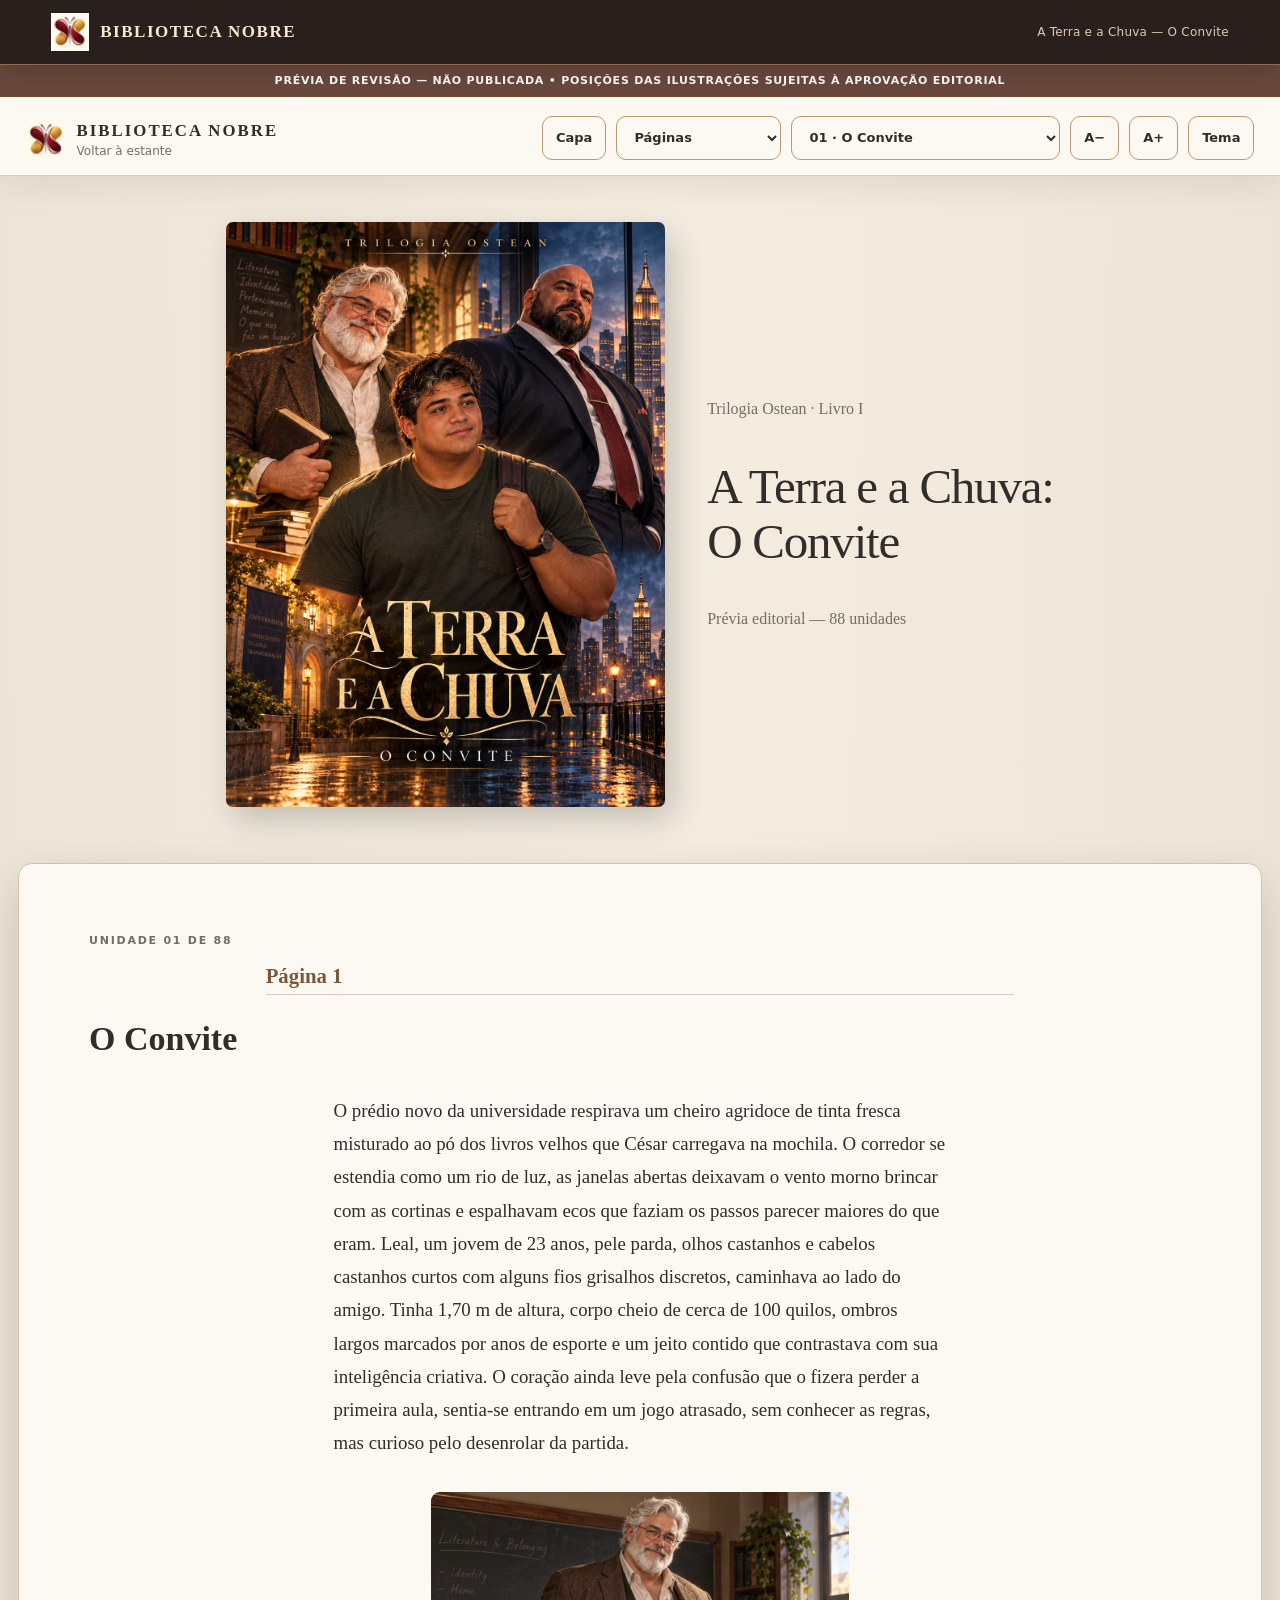
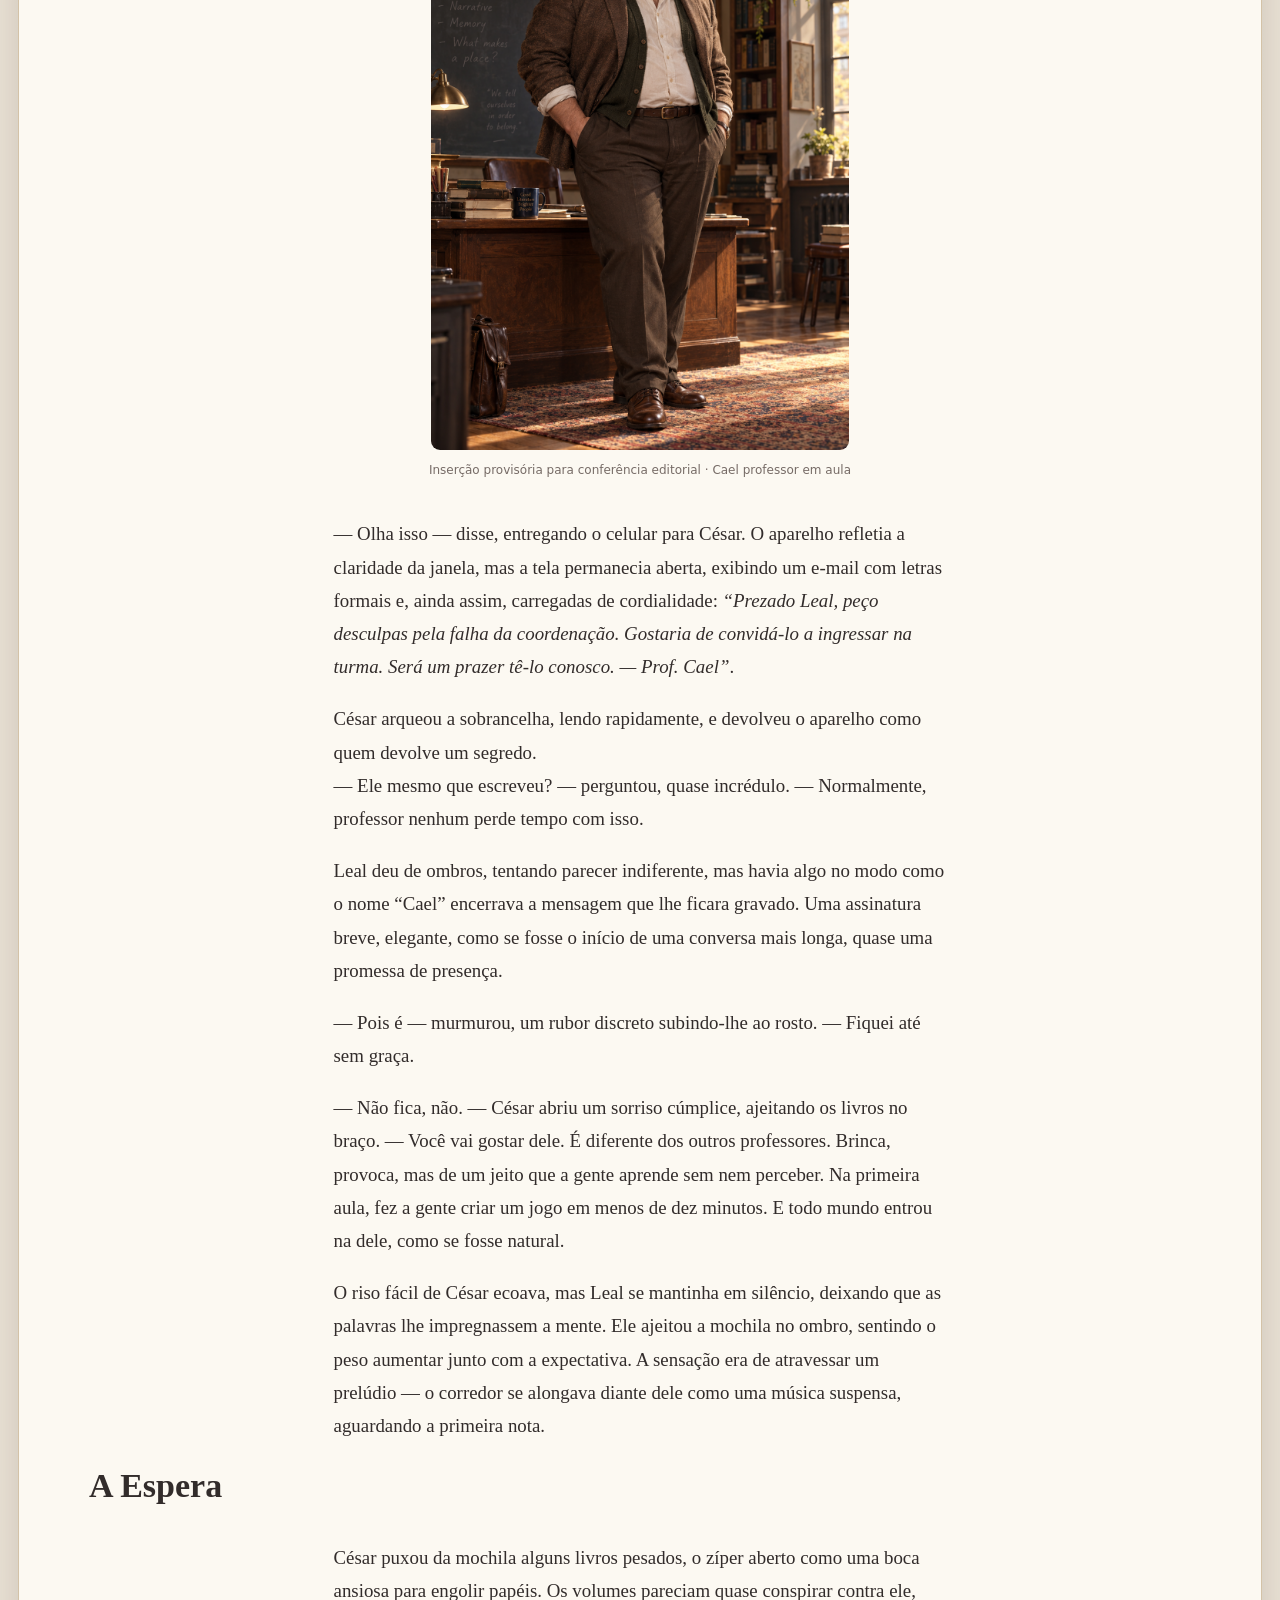
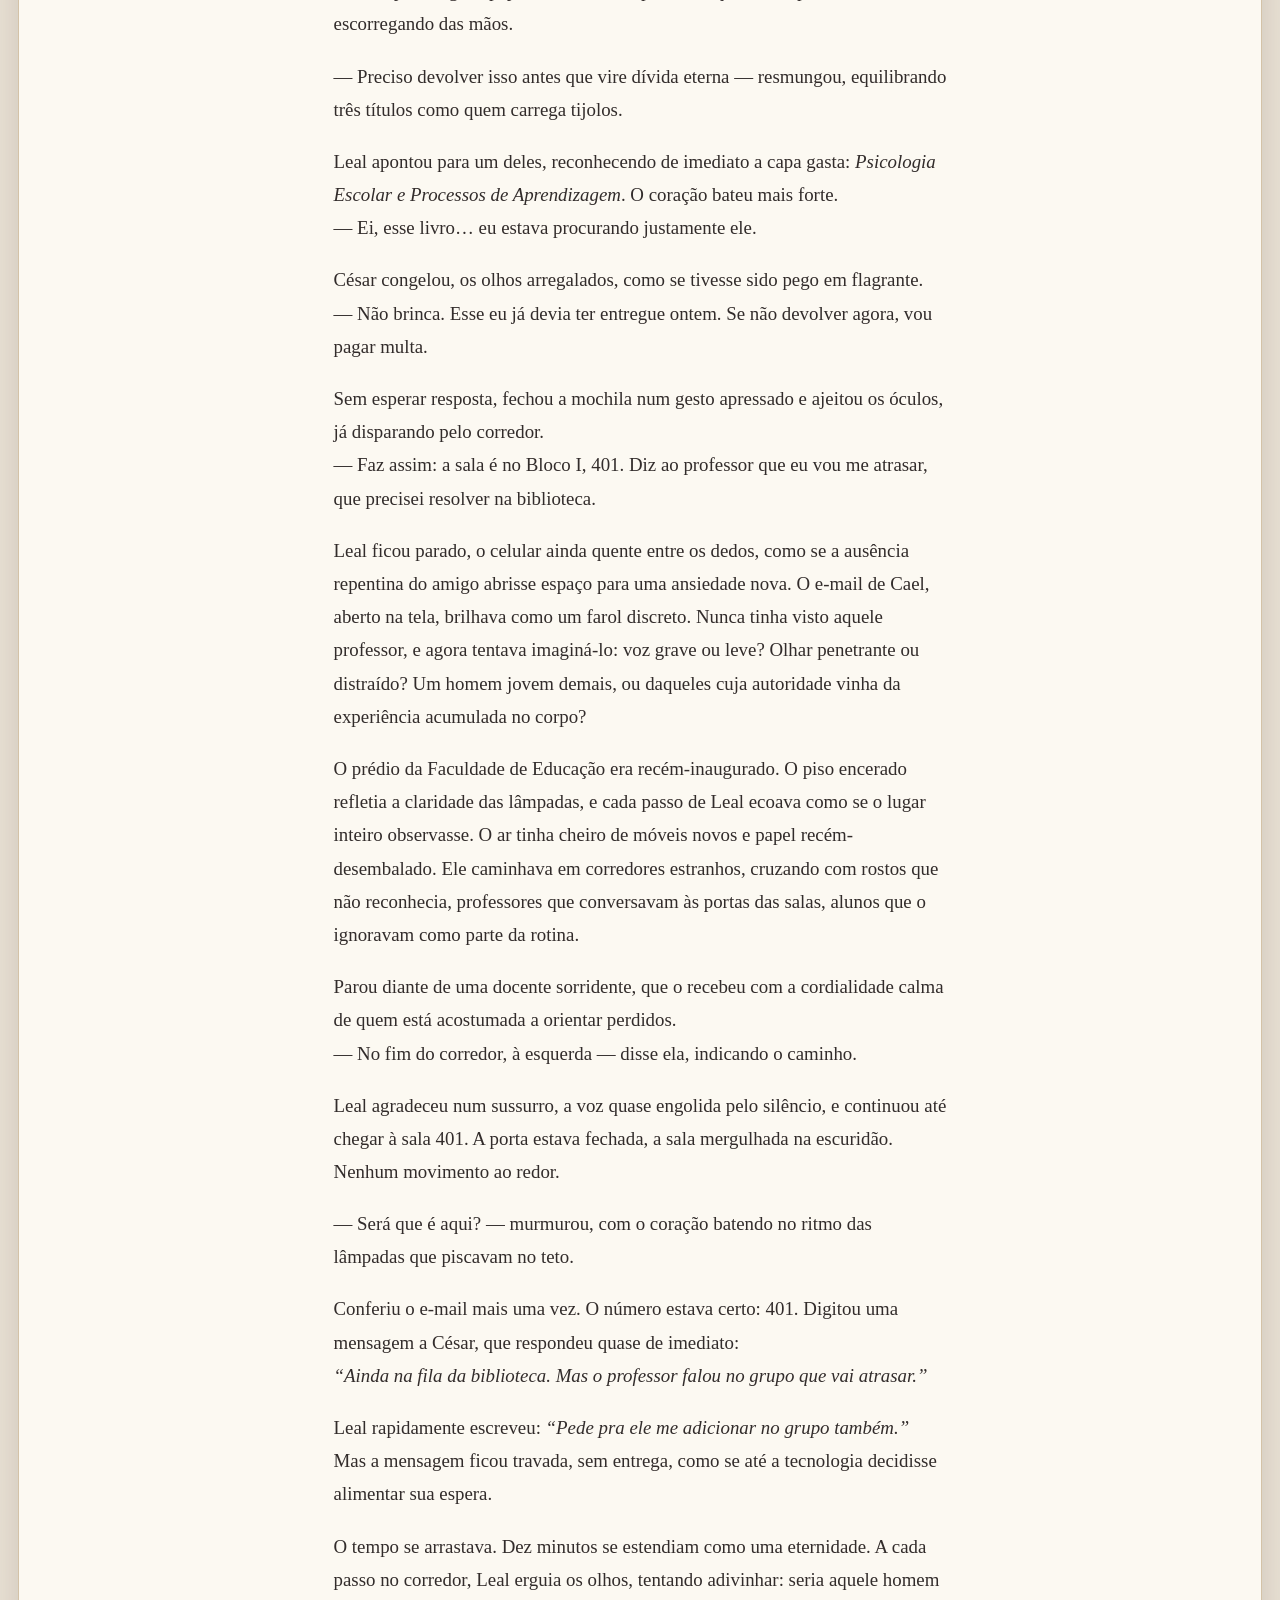
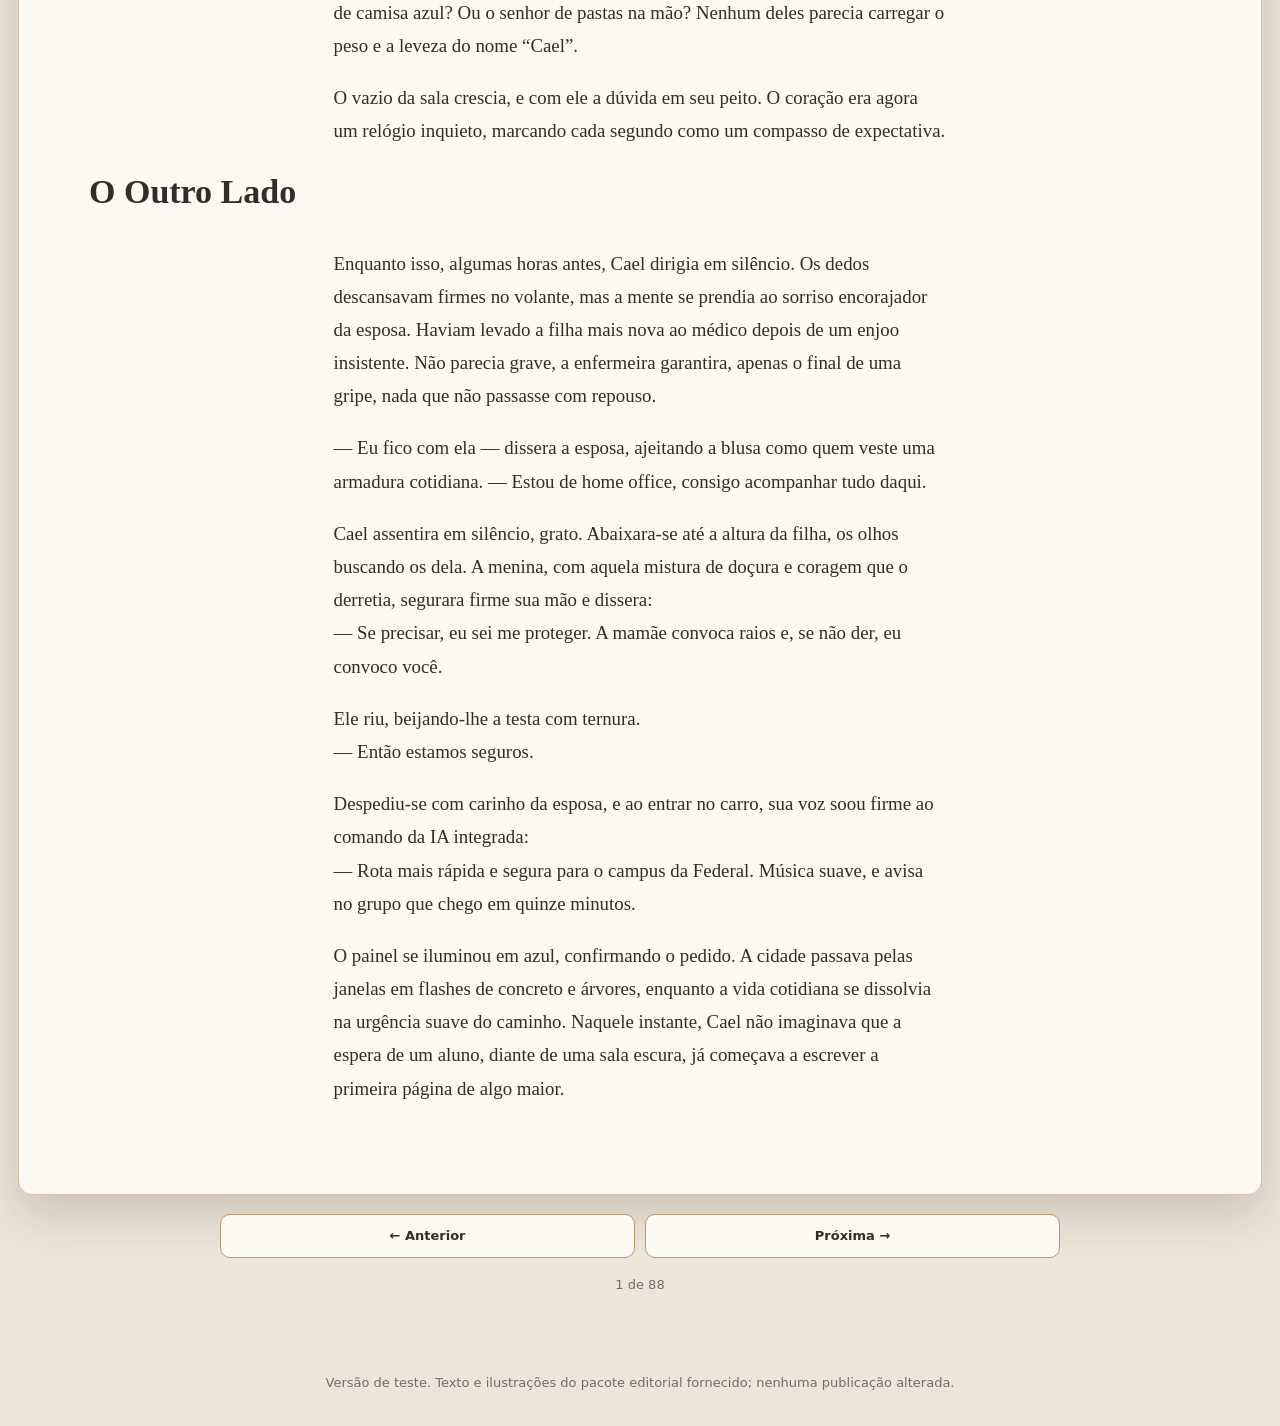
<file: ostean-previa-capa-ampliavel.html>
<!doctype html><html lang="pt-BR"><head><meta charset="utf-8"><meta name="viewport" content="width=device-width,initial-scale=1"><title>A Terra e a Chuva — O Convite | Biblioteca Nobre</title><link rel="icon" type="image/png" sizes="32x32" href="assets/biblioteca-nobre-icon-32.png"><link rel="icon" href="assets/biblioteca-nobre-favicon.ico" sizes="any"><link rel="apple-touch-icon" href="assets/biblioteca-nobre-icon-180.png"><style>
:root{--bg:#ede5d8;--paper:#fcf9f2;--ink:#322c2b;--muted:#766b66;--accent:#79573b;--line:#d9cbb7;--scale:1}*{box-sizing:border-box}html{scroll-behavior:smooth}body{margin:0;background:var(--bg);color:var(--ink);font-family:Georgia,'Times New Roman',serif}body.dark{--bg:#1e1d20;--paper:#2c2b2d;--ink:#f3eade;--muted:#c3b8aa;--accent:#dfbc89;--line:#53504e}button,select{cursor:pointer;border:1px solid var(--line);border-radius:8px;background:var(--paper);color:var(--ink);padding:.6rem .75rem;font: .9rem system-ui}button:focus-visible,select:focus-visible,a:focus-visible{outline:3px solid var(--accent)}header{background:var(--paper);border-bottom:1px solid var(--line);padding:.9rem;position:sticky;top:0;z-index:5}.toolbar{max-width:1150px;margin:auto;display:flex;gap:.5rem;align-items:center;flex-wrap:wrap}.brand{font:800 .95rem system-ui;letter-spacing:.03em;margin-right:auto;color:var(--ink);text-decoration:none}.notice{background:#49342e;color:#fff;padding:.45rem;text-align:center;font:600 .73rem system-ui}main{max-width:850px;margin:1.5rem auto;padding:0 1rem}.cover{display:flex;justify-content:center;align-items:center;gap:2rem;flex-wrap:wrap;margin:2rem auto 3rem}.cover img{max-width:min(280px,80vw);max-height:65vh;object-fit:contain;border-radius:4px;box-shadow:8px 12px 32px #0003}.cover h1{font-size:clamp(2rem,4vw,3rem);line-height:1.2}.cover p{color:var(--muted)}.reader{background:var(--paper);border:1px solid var(--line);border-radius:10px;box-shadow:0 10px 25px #00000010;padding:clamp(1rem,5vw,3.5rem);min-height:40vh}.unit{display:none}.unit.active{display:block}.reader h2{font-size:1.3rem;color:var(--accent);border-bottom:1px solid var(--line);padding-bottom:.4rem}.reader h3{font-size:1.32rem;margin-top:1.5rem}.reader p{font-size:calc(1.1rem * var(--scale));line-height:1.8;margin:1em 0;text-align:left;overflow-wrap:break-word}.reader figure{margin:2rem auto;max-width:100%;text-align:center}.reader figure img{max-width:100%;width:auto;max-height: min(62vh,620px);height:auto;object-fit:contain;display:block;margin:auto;border-radius:5px;cursor:zoom-in}.reader figcaption{font:.8rem system-ui;color:var(--muted);margin-top:.5rem}.reader .eyebrow{font:600 .76rem system-ui;color:var(--muted);letter-spacing:.12em;text-transform:uppercase}.nav{display:flex;max-width:850px;margin:1rem auto;gap:.75rem}.nav button{flex:1}.meta{font:.8rem system-ui;color:var(--muted);text-align:center}.continuous .unit{display:block;border-bottom:1px solid var(--line);padding-bottom:2.4rem;margin-bottom:2.4rem}.continuous .nav{display:none}.hidden{display:none!important}.lightbox{position:fixed;inset:0;background:rgba(17,13,12,.94);z-index:20;display:flex;align-items:center;justify-content:center;padding:3.5rem 1rem 1rem}.lightbox img{max-width:96vw;max-height:calc(100vh - 5rem);object-fit:contain}.lightbox button{position:absolute;right:1rem;top:1rem;background:#fcf9f2;color:#322c2b}.foot{font:.8rem system-ui;color:var(--muted);text-align:center;padding:1rem 1rem 2rem}.coverOnly .reader,.coverOnly .nav{display:none}@media(max-width:600px){.toolbar{justify-content:center}.brand{width:100%;text-align:center}.reader{padding:1.1rem}.reader p{text-align:left}.cover{text-align:center}}@media print{header,.notice,.nav,.foot,.lightbox{display:none!important}.unit{display:block!important;break-inside:avoid}.reader{box-shadow:none;border:0}.reader figure img{max-height:700px}}

/* Biblioteca Nobre — protótipo responsivo V2, somente apresentação */
:root{--bn-gold:#c49a60;--bn-wine:#673f4b}
body{background:var(--bg);-webkit-text-size-adjust:100%}
header{box-shadow:0 5px 20px #3c281015;backdrop-filter:blur(12px);padding:.7rem clamp(.8rem,2.5vw,1.6rem)}
.toolbar{max-width:1120px;gap:.5rem .65rem;min-height:3.25rem}
.brand{display:inline-flex;align-items:center;gap:.65rem;flex:1 0 auto;min-width:150px;font-family:Georgia,serif;font-size:1.05rem;letter-spacing:.055em}
.brand img{width:34px;height:34px;object-fit:contain;flex-shrink:0;border-radius:7px}
.brand span{display:flex;flex-direction:column;gap:.08rem}
.brand small{font:500 .64rem/1.2 system-ui;color:var(--muted);letter-spacing:.04em}
.toolbar button,.toolbar select{min-height:44px;max-width:100%;border-radius:9px;transition:background .16s,border-color .16s;touch-action:manipulation}
.toolbar button:hover,.toolbar select:hover{border-color:var(--accent)}
#jump{width:clamp(170px,21vw,270px);max-width:100%}
#view{width:clamp(116px,14vw,165px)}
#home{white-space:nowrap}
.notice{font-size:.69rem;line-height:1.45;letter-spacing:.04em}
main{max-width:960px;margin:clamp(1rem,2.5vw,2rem) auto;padding:0 clamp(.75rem,2.8vw,1.5rem)}
.reader{max-width:840px;margin:auto;border-radius:14px;padding:clamp(1.2rem,4.6vw,3.5rem);box-shadow:0 16px 40px #382b1b18}
.reader p{font-size:calc(1.13rem * var(--scale));line-height:1.85;max-width:72ch;margin:1em auto;hyphens:auto}
.reader h2,.reader h3{max-width:72ch;margin-left:auto;margin-right:auto}
.reader figure{max-width:100%;margin:2rem auto 2.2rem}
.reader figure img{max-width:100%;height:auto;max-height:min(62vh,620px);object-fit:contain}
.reader figcaption{max-width:66ch;margin:.6rem auto 0;line-height:1.5}
.nav{max-width:840px;gap:1rem}.nav button{min-height:46px;border-radius:9px}
.cover{max-width:840px;margin:1.3rem auto 2.3rem;padding:1.3rem;gap:clamp(1rem,3vw,2rem)}
.cover h1{letter-spacing:-.018em}
.foot{line-height:1.6;padding:1.6rem 1rem 2rem}
@media(max-width:780px){
header{position:sticky;top:0}
.toolbar{justify-content:center}
.brand{flex-basis:100%;justify-content:center;margin:0 0 .3rem}
#jump{flex:1 1 185px;width:auto;min-width:0}
#view{flex:0 1 160px}
.reader{padding:clamp(1.1rem,4.3vw,2.2rem)}
.cover{flex-direction:column;text-align:center}
}
@media(max-width:480px){
header{padding:.5rem .65rem}
.toolbar{gap:.4rem}
.brand{justify-content:flex-start;font-size:1rem;min-height:36px}
.brand img{width:30px;height:30px}
.brand small{font-size:.6rem}
#home{flex:0 0 auto}
#view{flex:1 1 115px;width:auto}
#jump{flex:1 1 100%;order:2;width:100%}
#smaller,#bigger,#theme{flex:1 1 0;min-width:0}
.toolbar button,.toolbar select{font-size:.8rem;padding:.56rem .5rem}
.reader{border-radius:11px;padding:1.05rem}
.reader p{font-size:calc(1.08rem * var(--scale));line-height:1.75}
.reader figure img{max-height:60dvh}
.nav{gap:.5rem}.nav button{min-width:0}
.cover{padding:.5rem}
.notice{font-size:.63rem}
}
@media print{header,.notice,.nav,.foot,.lightbox{display:none!important}.reader{box-shadow:none}}
</style><link rel="stylesheet" href="assets/leitor-nobre-v2.css"><link rel="stylesheet" href="assets/biblioteca-nobre-unificado.css"></head><body class="bn-theme bn-oste"><header class="bn-site-header"><a class="bn-brand" href="./" title="Voltar à estante"><img src="assets/biblioteca-nobre-icon-32.png" width="38" height="38" alt="">BIBLIOTECA NOBRE</a><span class="bn-subtitle">A Terra e a Chuva — O Convite</span></header><div class="notice">PRÉVIA DE REVISÃO — NÃO PUBLICADA • POSIÇÕES DAS ILUSTRAÇÕES SUJEITAS À APROVAÇÃO EDITORIAL</div><header><div class="toolbar"><a class="brand" href="./" title="Voltar à estante"><img src="assets/biblioteca-nobre-icon-32.png" width="34" height="34" alt=""><span>BIBLIOTECA NOBRE<small>Voltar à estante</small></span></a><button id="home" type="button" title="Voltar à capa">Capa</button><select id="view" aria-label="Modo de leitura"><option value="page">Páginas</option><option value="continuous">Leitura contínua</option></select><select id="jump" aria-label="Escolher unidade"><option value="0">01 · O Convite</option><option value="1">02 · O Encontro</option><option value="2">03 · A Primeira Aula</option><option value="3">04 · O Prólogo Final</option><option value="4">05 · Epílogo do Primeiro Dia</option><option value="5">06 · Entre Família</option><option value="6">07 · O Convite</option><option value="7">08 · A Viagem</option><option value="8">09 · A Madrugada</option><option value="9">10 · O Velho Lobo (ponto de vista de Cael)</option><option value="10">11 · A Revelação</option><option value="11">12 · O Primeiro Dia do Congresso</option><option value="12">13 · O Dia no Congresso</option><option value="13">14 · O Jantar e o Beijo</option><option value="14">15 · A Primeira Noite no Mesmo Quarto</option><option value="15">16 · O Despertar</option><option value="16">17 · Café da Manhã e Mensagens</option><option value="17">18 · O Segundo Dia do Congresso</option><option value="18">19 · O Jantar com os Amigos</option><option value="19">20 · O Encontro com Victor</option><option value="20">21 · Victor Ostean</option><option value="21">22 · Noite de Confissões e Descobertas</option><option value="22">23 · O Café da Manhã e o Agente</option><option value="23">24 · A Rodada de Negócios</option><option value="24">25 · A Guerra de Sensações</option><option value="25">26 · A Tarde em São Paulo e a Sauna</option><option value="26">27 · Cael</option><option value="27">28 · Leal</option><option value="28">29 · Momentos em Comum</option><option value="29">30 · Victor</option><option value="30">31 · O Convite</option><option value="31">32 · O Jantar</option><option value="32">33 · O Jantar</option><option value="33">34 · O Beijo</option><option value="34">35 · A Pedra Bruta</option><option value="35">36 · Aniversário</option><option value="36">37 · Feliz Aniversário</option><option value="37">38 · O Café da Manhã</option><option value="38">39 · O Plano de Bernardo</option><option value="39">40 · O Pedido</option><option value="40">41 · Lealdade</option><option value="41">42 · O Olhar de Cael</option><option value="42">43 · O Sim</option><option value="43">44 · O Pedido</option><option value="44">45 · A Chegada de Victor</option><option value="45">46 · O Impacto</option><option value="46">47 · Dois Bobos</option><option value="47">48 · Suas Regras</option><option value="48">49 · Transições</option><option value="49">50 · Natal em Nova York</option><option value="50">51 · O Natal do Interior</option><option value="51">52 · O Presente de Natal de Victor</option><option value="52">53 · O Resort Invisível</option><option value="53">54 · Página 48</option><option value="54">55 · Página 49</option><option value="55">56 · O Universo que Victor Escolheu</option><option value="56">57 · O Rito do Mar</option><option value="57">58 · Página 51</option><option value="58">59 · Página 53 – O Convite</option><option value="59">60 · Página 54 – O Encontro em Maceió</option><option value="60">61 · Página 55 – O Silêncio de Victor</option><option value="61">62 · Página 56 – O Peso e a Leveza</option><option value="62">63 · Página 57 – O Retorno</option><option value="63">64 · Página 58 – Seis Meses</option><option value="64">65 · Página 59 – O Interior</option><option value="65">66 · Página 60 – Conversa sobre Poliamor</option><option value="66">67 · Página 61 – O olhar de Cael</option><option value="67">68 · Página 62 – A surpresa começa</option><option value="68">69 · Página 63 – Preparativos e silêncios</option><option value="69">70 · Página 64 – O quase deslize</option><option value="70">71 · Página 65 – A despedida que virou encontro</option><option value="71">72 · Página 66 – O voo</option><option value="72">73 · Página 67 – A Encomenda da Avó</option><option value="73">74 · Página 68 – Protocolo Alfa</option><option value="74">75 · Página 69 – À beira do repouso</option><option value="75">76 · Página 70 – O Ritual da Entrega</option><option value="76">77 · Página 71 – O Recompensar</option><option value="77">78 · Página 72 – Um Dia de Etiquetas</option><option value="78">79 · Página 73 – O Jogo da Mesa</option><option value="79">80 · Página 74 – Quatro à Mesa</option><option value="80">81 · Página 75 – Intimidades à Mesa</option><option value="81">82 · Página 76 – Pós-Jantar</option><option value="82">83 · Página 77 – As Horas Silenciosas</option><option value="83">84 · Página 78 – O Tempo de Leal</option><option value="84">85 · Página 79 – O Furacão Invisível</option><option value="85">86 · Página 80 – O Silêncio de Matthias</option><option value="86">87 · Página 81 – Destruir a Moldura</option><option value="87">88 · Página 82 – Um Novo Elo</option></select><button id="smaller" type="button" title="Diminuir fonte" aria-label="Diminuir fonte">A−</button><button id="bigger" type="button" title="Aumentar fonte" aria-label="Aumentar fonte">A+</button><button id="theme" type="button" title="Alternar contraste">Tema</button></div></header><main><section class="cover"><img src="ilustracoes/CANON_CAPA_LIVRO_I_A_TERRA_E_A_CHUVA_O_CONVITE.png" alt="Capa de A Terra e a Chuva: O Convite"><div><p>Trilogia Ostean · Livro I</p><h1>A Terra e a Chuva:<br>O Convite</h1><p>Prévia editorial — 88 unidades</p></div></section><div class="reader" id="reader"><section class="unit" id="ostean-l1-u001"><div class="eyebrow">Unidade 01 de 88</div>
<h2><strong>Página 1</strong></h2>
<h3><strong>O Convite</strong></h3>
<p>O prédio novo da universidade respirava um cheiro agridoce de tinta fresca misturado ao pó dos livros velhos que César carregava na mochila. O corredor se estendia como um rio de luz, as janelas abertas deixavam o vento morno brincar com as cortinas e espalhavam ecos que faziam os passos parecer maiores do que eram. Leal, um jovem de 23 anos, pele parda, olhos castanhos e cabelos castanhos curtos com alguns fios grisalhos discretos, caminhava ao lado do amigo. Tinha 1,70 m de altura, corpo cheio de cerca de 100 quilos, ombros largos marcados por anos de esporte e um jeito contido que contrastava com sua inteligência criativa. O coração ainda leve pela confusão que o fizera perder a primeira aula, sentia-se entrando em um jogo atrasado, sem conhecer as regras, mas curioso pelo desenrolar da partida.</p>

<figure><img loading="lazy" src="ilustracoes/professor_na_sala_de_literatura.png" alt="Cael professor em aula"><figcaption>Inserção provisória para conferência editorial · Cael professor em aula</figcaption></figure>
<p>— Olha isso — disse, entregando o celular para César. O aparelho refletia a claridade da janela, mas a tela permanecia aberta, exibindo um e-mail com letras formais e, ainda assim, carregadas de cordialidade: <em>“Prezado Leal, peço desculpas pela falha da coordenação. Gostaria de convidá-lo a ingressar na turma. Será um prazer tê-lo conosco. — Prof. Cael”</em>.</p>
<p>César arqueou a sobrancelha, lendo rapidamente, e devolveu o aparelho como quem devolve um segredo.<br />
— Ele mesmo que escreveu? — perguntou, quase incrédulo. — Normalmente, professor nenhum perde tempo com isso.</p>
<p>Leal deu de ombros, tentando parecer indiferente, mas havia algo no modo como o nome “Cael” encerrava a mensagem que lhe ficara gravado. Uma assinatura breve, elegante, como se fosse o início de uma conversa mais longa, quase uma promessa de presença.</p>
<p>— Pois é — murmurou, um rubor discreto subindo-lhe ao rosto. — Fiquei até sem graça.</p>
<p>— Não fica, não. — César abriu um sorriso cúmplice, ajeitando os livros no braço. — Você vai gostar dele. É diferente dos outros professores. Brinca, provoca, mas de um jeito que a gente aprende sem nem perceber. Na primeira aula, fez a gente criar um jogo em menos de dez minutos. E todo mundo entrou na dele, como se fosse natural.</p>
<p>O riso fácil de César ecoava, mas Leal se mantinha em silêncio, deixando que as palavras lhe impregnassem a mente. Ele ajeitou a mochila no ombro, sentindo o peso aumentar junto com a expectativa. A sensação era de atravessar um prelúdio — o corredor se alongava diante dele como uma música suspensa, aguardando a primeira nota.</p>
<h3><strong>A Espera</strong></h3>
<p>César puxou da mochila alguns livros pesados, o zíper aberto como uma boca ansiosa para engolir papéis. Os volumes pareciam quase conspirar contra ele, escorregando das mãos.</p>
<p>— Preciso devolver isso antes que vire dívida eterna — resmungou, equilibrando três títulos como quem carrega tijolos.</p>
<p>Leal apontou para um deles, reconhecendo de imediato a capa gasta: <em>Psicologia Escolar e Processos de Aprendizagem</em>. O coração bateu mais forte.<br />
— Ei, esse livro… eu estava procurando justamente ele.</p>
<p>César congelou, os olhos arregalados, como se tivesse sido pego em flagrante.<br />
— Não brinca. Esse eu já devia ter entregue ontem. Se não devolver agora, vou pagar multa.</p>
<p>Sem esperar resposta, fechou a mochila num gesto apressado e ajeitou os óculos, já disparando pelo corredor.<br />
— Faz assim: a sala é no Bloco I, 401. Diz ao professor que eu vou me atrasar, que precisei resolver na biblioteca.</p>
<p>Leal ficou parado, o celular ainda quente entre os dedos, como se a ausência repentina do amigo abrisse espaço para uma ansiedade nova. O e-mail de Cael, aberto na tela, brilhava como um farol discreto. Nunca tinha visto aquele professor, e agora tentava imaginá-lo: voz grave ou leve? Olhar penetrante ou distraído? Um homem jovem demais, ou daqueles cuja autoridade vinha da experiência acumulada no corpo?</p>
<p>O prédio da Faculdade de Educação era recém-inaugurado. O piso encerado refletia a claridade das lâmpadas, e cada passo de Leal ecoava como se o lugar inteiro observasse. O ar tinha cheiro de móveis novos e papel recém-desembalado. Ele caminhava em corredores estranhos, cruzando com rostos que não reconhecia, professores que conversavam às portas das salas, alunos que o ignoravam como parte da rotina.</p>
<p>Parou diante de uma docente sorridente, que o recebeu com a cordialidade calma de quem está acostumada a orientar perdidos.<br />
— No fim do corredor, à esquerda — disse ela, indicando o caminho.</p>
<p>Leal agradeceu num sussurro, a voz quase engolida pelo silêncio, e continuou até chegar à sala 401. A porta estava fechada, a sala mergulhada na escuridão. Nenhum movimento ao redor.</p>
<p>— Será que é aqui? — murmurou, com o coração batendo no ritmo das lâmpadas que piscavam no teto.</p>
<p>Conferiu o e-mail mais uma vez. O número estava certo: 401. Digitou uma mensagem a César, que respondeu quase de imediato:<br />
<em>“Ainda na fila da biblioteca. Mas o professor falou no grupo que vai atrasar.”</em></p>
<p>Leal rapidamente escreveu: <em>“Pede pra ele me adicionar no grupo também.”</em><br />
Mas a mensagem ficou travada, sem entrega, como se até a tecnologia decidisse alimentar sua espera.</p>
<p>O tempo se arrastava. Dez minutos se estendiam como uma eternidade. A cada passo no corredor, Leal erguia os olhos, tentando adivinhar: seria aquele homem de camisa azul? Ou o senhor de pastas na mão? Nenhum deles parecia carregar o peso e a leveza do nome “Cael”.</p>
<p>O vazio da sala crescia, e com ele a dúvida em seu peito. O coração era agora um relógio inquieto, marcando cada segundo como um compasso de expectativa.</p>
<h3><strong>O Outro Lado</strong></h3>
<p>Enquanto isso, algumas horas antes, Cael dirigia em silêncio. Os dedos descansavam firmes no volante, mas a mente se prendia ao sorriso encorajador da esposa. Haviam levado a filha mais nova ao médico depois de um enjoo insistente. Não parecia grave, a enfermeira garantira, apenas o final de uma gripe, nada que não passasse com repouso.</p>
<p>— Eu fico com ela — dissera a esposa, ajeitando a blusa como quem veste uma armadura cotidiana. — Estou de home office, consigo acompanhar tudo daqui.</p>
<p>Cael assentira em silêncio, grato. Abaixara-se até a altura da filha, os olhos buscando os dela. A menina, com aquela mistura de doçura e coragem que o derretia, segurara firme sua mão e dissera:<br />
— Se precisar, eu sei me proteger. A mamãe convoca raios e, se não der, eu convoco você.</p>
<p>Ele riu, beijando-lhe a testa com ternura.<br />
— Então estamos seguros.</p>
<p>Despediu-se com carinho da esposa, e ao entrar no carro, sua voz soou firme ao comando da IA integrada:<br />
— Rota mais rápida e segura para o campus da Federal. Música suave, e avisa no grupo que chego em quinze minutos.</p>
<p>O painel se iluminou em azul, confirmando o pedido. A cidade passava pelas janelas em flashes de concreto e árvores, enquanto a vida cotidiana se dissolvia na urgência suave do caminho. Naquele instante, Cael não imaginava que a espera de um aluno, diante de uma sala escura, já começava a escrever a primeira página de algo maior.</p>

</section>
<section class="unit" id="ostean-l1-u002"><div class="eyebrow">Unidade 02 de 88</div>
<h2><strong>Página 1</strong></h2>
<h3><strong>O Encontro</strong></h3>
<p>Na confusão de alunos, pelo menos trinta se amontoavam diante da porta da sala 401. Conversas cruzadas, risos, murmúrios. O corredor parecia um formigueiro inquieto. Leal se sentia parte e ao mesmo tempo alheio, observando o movimento com a ansiedade que crescia no peito. Não percebeu quando César chegou, ofegante, suado, abrindo caminho entre os colegas com um sorriso vitorioso.</p>

<p>— Aha! Cheguei! — exclamou, limpando o suor da testa com a manga da camisa.</p>
<p>Eles trocaram algumas palavras rápidas, rindo do atraso e da correria, até que Leal notou algo diferente. As conversas em volta diminuíam, o burburinho baixava, como se o ar estivesse sendo sugado do corredor. Então, ouviu uma voz. Grave, firme, potente como um tenor que não precisava gritar para ser ouvido. Aveludada, pesada e acolhedora, como um edredom que envolve o corpo em noites frias.</p>
<p>— Abram espaço, eu preciso de espaço... Mais espaço, gente. Vocês não estão vendo o meu tamanho? Vamos, vamos... eu tenho as chaves e só eu posso abrir. Essa porta tem uma armadilha mortal, se não se afastarem... — a voz vinha acompanhada de risos e murmúrios divertidos dos alunos que se moviam obedientes, abrindo passagem.</p>
<p>Leal ergueu os olhos. À sua frente, costas largas, ombros firmes, cabelos brancos ondulados que reluziam sob a luz fria do corredor. A camisa bem passada moldava um corpo imponente. De costas já lhe chamava a atenção. O coração bateu forte, e um pensamento atravessou como relâmpago: <em>não é possível... eu não vou passar nessa matéria...</em></p>
<p>Foram segundos de paralisia que pareceram uma eternidade. César lhe deu um empurrão no ombro, rindo baixo.<br />
— Vem, vamos. O professor chegou.</p>
<p>Dentro da sala, Leal confirmou sua impressão. Ali estava ele: Papai Noel durante o Natal, professor de Informática Educativa o resto do ano. A imaginação de Leal correu solta, desenhando cenas absurdas de Cael com sacos de presentes e risadas trovejantes. Mas quando o olhar do professor recaiu sobre ele, a fantasia se dissolveu, substituída pela força concreta daquela voz.</p>
<p>— Você deve ser o Leal — disse Cael, os olhos atentos, como se já soubesse quem era ele. — Venha, sente-se. Busque uma cadeira vazia... aqui, na frente. Parece que ninguém quer sentar tão perto da minha mesa.</p>
<p>Leal sentiu o instinto de preservação despertar como um alarme. Ninguém sabia que ele era gay. Ninguém sabia de sua atração por homens grandes, fortes, gordos. Sabia da existência da comunidade dos ursos, lera a respeito, imaginara... mas agora estava diante de um perfeito <em>daddy bear</em>. E ele não era apenas um homem. Era seu professor. O semestre prometia ser longo, intenso, e Leal mal conseguia decidir se isso o assustava ou o excitava.</p>


</section>
<section class="unit" id="ostean-l1-u003"><div class="eyebrow">Unidade 03 de 88</div>
<h2><strong>Página 2</strong></h2>
<h3><strong>A Primeira Aula</strong></h3>
<p>A sala 401 se revelava como um laboratório moderno: fileiras de computadores em rede, a lousa eletrônica dominando a parede e um painel de cristal líquido touch screen que projetava slides e, ao mesmo tempo, refletia a imagem de Cael caminhando pela frente da sala. Tudo brilhava com um tom frio de tecnologia nova, mas a presença dele tornava o ambiente caloroso, quase íntimo.</p>

<figure><img loading="lazy" src="ilustracoes/encontro_afetuoso_na_sala_de_aula.png" alt="Cael e Leal na sala de aula"><figcaption>Inserção provisória para conferência editorial · Cael e Leal na sala de aula</figcaption></figure>
<p>Cael falava com a naturalidade de quem respira conhecimento. Um mergulho rápido pela história: Seymour Papert, as ideias da construção de saber pelos jogos, Paulo Freire e a pedagogia libertadora. A voz grave enchia o espaço, tão firme quanto suave, hipnótica. Entre uma citação e outra, alertava para o presente: computadores pessoais, celulares, internet das coisas, inteligência artificial. Falava de tudo como se fosse trivial, como se dominasse não apenas as máquinas, mas o tempo em que viviam.</p>
<p>Quando propôs a prática, a energia da sala mudou. Os alunos foram desafiados a criar jogos que ensinassem o uso consciente da informática e das redes. Não bastava falar: precisavam jogar, pensar, aplicar.</p>
<p>Leal, sem recorrer a nenhuma máquina, desenhou uma <em>quest</em>. Uma caçada em que cada colega teria de tomar decisões éticas que impactariam uns aos outros, criando uma rede viva de consequências. O objetivo não era vencer sozinho, mas perceber que a harmonia dependia do esforço de todos: alguns teriam de ceder, outros se dedicar mais, e apenas a cooperação poderia trazer ganhos coletivos. O jogo era simples e, ao mesmo tempo, carregava uma poesia própria.</p>
<p>Cael circulava entre os grupos, lançando comentários rápidos, ajustando uma regra aqui, sugerindo um detalhe ali. Em certo momento, ao comentar uma dinâmica, deixou escapar um termo de RPG.</p>
<p>Leal prendeu a respiração. A palavra ficou suspensa no ar como uma senha secreta, uma pista. Mas conteve o impulso de reagir. Terminou seu jogo, fingindo distração, enquanto o pensamento queimava em silêncio: <em>ele joga…</em></p>
<p>As propostas foram apresentadas, uma a uma. A sala votou para decidir quais seriam testadas na semana seguinte. Três jogos foram escolhidos. Um deles, o de Leal.</p>
<p>No fim da aula, enquanto arrumava a mochila e caminhava com César para a saída, Leal ainda sentia o coração martelar. Não era apenas orgulho por ter sido escolhido. Era a certeza de que tinha um alvo. Não queria apenas impressionar os colegas. Queria impressionar o professor.</p>
<p>Cael, já à porta, lembrou os três grupos escolhidos:<br />
— Durante a semana, passem na secretaria para marcar horários com os estagiários. Precisamos ajustar o laboratório para aplicar os jogos.</p>
<p>E então, ao cruzar o olhar com Leal, soltou como quem deixa escapar algo que não deveria, mas queria:<br />
— Gostei da sua ideia, bem original. Acho que temos mais em comum do que apenas tatuagens.</p>
<p>A frase ficou no ar, como um código gravado na pele.</p>

</section>
<section class="unit" id="ostean-l1-u004"><div class="eyebrow">Unidade 04 de 88</div>
<h2><strong>Página 3</strong></h2>
<h3><strong>O Prólogo Final</strong></h3>
<p>A noite caiu com um ar de decisão. Em uma sala discreta, Cael se reunia com Bernardo e Patrícia, os dois sócios que, junto a ele, sustentavam a empresa de consultoria em treinamento e seleção. O ambiente tinha cheiro de café forte e o brilho frio de telas abertas em planilhas de expansão. A empresa já estava pronta para dar um passo maior, e havia tempo que Cael falava da necessidade de trazer um estagiário ou estagiária de Psicologia para compor a equipe.</p>

<p>Bernardo, rindo baixo, abriu a conversa:<br />
— Vejo que você também percebeu. Leal é rápido, intuitivo. Eu já tive ele em duas disciplinas. Este semestre está comigo em Avaliação e Diagnóstico Neuropsicológico. Ele não tem ideia do tamanho das habilidades que tem. Está em um grupo de pesquisa sem remuneração, mas é claro que pode muito mais.</p>
<p>Patrícia apoiou o queixo na mão, atenta:<br />
— Então é questão de tempo. Precisamos dar a ele uma chance real.</p>
<p>Cael ouviu e, por dentro, a animação crescia. Sabia caçar talentos quando surgiam, e Leal tinha o brilho raro daqueles que ainda não percebem sua própria potência. Tomou um gole de café, recostou-se na cadeira e afirmou:<br />
— Então vamos nos reunir com o conselho. Hoje à noite. Se queremos expandir, precisamos de financiamento, e precisamos começar agora.</p>
<p>As peças estavam em movimento. O tempo se curvava em silêncio, preparando o próximo capítulo.</p>
<hr />
<p>Dias depois, o sol nascia sobre a cidade. O prédio da empresa refletia a claridade da manhã quando Leal atravessou a porta de vidro pela primeira vez. Tenso, ajeitava a mochila no ombro. Nunca tinha estagiado antes. O coração batia como se fosse tocar uma nota desconhecida. Ele não sabia ainda, mas aquele seria o primeiro passo em uma melodia longa, onde trabalho, descoberta e sentimentos se entrelaçariam.</p>
<p>Era o primeiro dia de Leal na empresa.</p>
<p>E assim se fechava o prólogo.</p>

</section>
<section class="unit" id="ostean-l1-u005"><div class="eyebrow">Unidade 05 de 88</div>
<h2><strong>Página 4</strong></h2>
<h3><strong>Epílogo do Primeiro Dia</strong></h3>
<p>Leal já estava quase na porta quando parou, respirou fundo e, com a vergonha estampada no rosto, voltou-se para Cael.</p>

<figure><img loading="lazy" src="ilustracoes/mentoria_à_luz_do_saber.png" alt="Mentoria Caelâ_x0080__x0093_Leal"><figcaption>Inserção provisória para conferência editorial · Mentoria Caelâ_x0080__x0093_Leal</figcaption></figure>
<p>— Professor… quer dizer… doutor Cael… Eu tomei uma decisão sem o senhor pedir.</p>
<p>Cael ergueu uma sobrancelha, a curiosidade acendendo-se em seu olhar.<br />
— Decisão?</p>
<p>Leal segurou a alça da mochila com força, as palavras atropeladas saindo como se temesse recuar:<br />
— Eu automatizei o questionário. Fiz uma aplicação guiada. O candidato pode responder direto, e os resultados vão para um banco de dados configurado com os parâmetros dos manuais. Se alguém preferir usar o modelo antigo, basta escanear a folha e… dá na mesma.</p>
<p>O silêncio que se seguiu pesou mais que qualquer crítica. Cael se levantou devagar, caminhando até a porta onde Leal hesitava. A voz grave soou próxima, densa como um chamado:<br />
— Volte aqui. Me mostre isso.</p>
<p>Os dedos de Leal tremiam ao abrir o notebook. A tela iluminou a sala com sua luz azulada, refletindo nos olhos atentos de Cael. Eles se sentaram lado a lado, e Leal conduziu os primeiros testes. A aplicação respondia rápido, limpa, eficiente. Cael sorriu quando o relatório final surgiu quase instantâneo.</p>
<p>— Impressionante — disse, em tom baixo e sincero. — Você realmente tem um talento raro.</p>
<p>A sala estava vazia, apenas os dois, o brilho da tela e o som dos cliques ecoando no espaço. O tempo parecia se esticar, criando uma bolha de silêncio cúmplice. Entre explicações e comentários, nasceu uma intimidade sutil: não apenas de professor e aluno, não apenas de gestor e estagiário. Algo que se reconhecia no olhar, mas não se dizia em palavras.</p>
<p>Essa foi a primeira vez. Mas não seria a última. Em outros dias, quando o escritório estivesse silencioso, Leal e Cael voltariam a se encontrar. Entre códigos, jogos e ideias, criariam conexões que surpreendiam sempre — uma descoberta de Leal, uma visão de Cael. O trabalho era o pretexto. A presença, inevitável.</p>


</section>
<section class="unit" id="ostean-l1-u006"><div class="eyebrow">Unidade 06 de 88</div>
<h2><strong>Página 5</strong></h2>
<h3><strong>Entre Família</strong></h3>
<p>Aquela noite com Tatyana foi diferente. O vinho tingia as taças de rubro, e cada gole parecia acender ainda mais a paixão que os unia. Havia anos que Cael não se sentia tão vivo, tão tomado por um arrebatamento que ia além da rotina do casamento. Naquela noite, não foi apenas desejo — foi a confirmação silenciosa de que compartilhar amor não diminuía nada, apenas multiplicava. Tatyana percebia isso. Entre beijos e carícias, via no marido uma chama renovada, uma alegria que transbordava até no trabalho.</p>

<p>E de fato, a empresa florescia. Ideias fluíam, projetos avançavam, Bernardo comentava com frequência sobre a energia de Cael. Mas em casa também havia mudança. Tatyana, com seu olhar firme, começou a puxar Leal para dentro dos círculos íntimos da família.</p>
<p>Primeiro foram os convites para almoços de domingo. Depois, encontros em finais de semana, aniversários das filhas, até a festa de um sobrinho. Foi nessa ocasião que descobriram um novo talento de Leal: o de DJ infantil improvisado. Entre playlists de desenhos e clássicos dançantes, ele misturava músicas com instinto certeiro. Em minutos, as crianças se espalhavam em roda, pulando e rindo. Até os adultos, contagiados, se juntavam à dança. Cael, encostado à parede, observava com um orgulho que lhe era impossível esconder.</p>
<p>Tatyana também observava. Mas não apenas com admiração: ela via além. Percebia o constrangimento de Leal em certos momentos, os silêncios longos, os olhares desviados quando o assunto se aproximava demais dos sentimentos.</p>
<p>Uma tarde, encontraram-se sozinhos na cozinha, depois de uma festa. O cheiro de bolo e refrigerante ainda pairava no ar, enquanto Leal lavava alguns pratos para ajudar. Tatyana se aproximou, pegou um pano de prato e, em silêncio, secou um copo. Depois falou, com a naturalidade de quem abre uma porta devagar:<br />
— Você sabe, Leal… todos nós temos vergonha de alguma coisa. De sentir, de falar, de ser.</p>
<p>Ele congelou por um segundo, mas não ousou levantar os olhos.<br />
— Eu… não sei se consigo… — murmurou.</p>
<p>Tatyana pousou o copo, virou-se para ele. Sua voz era firme, mas doce:<br />
— Não tenha medo de ser você mesmo. Aqui, você está entre família.</p>
<p>As palavras entraram fundo, como bálsamo e como desafio. Leal respirou, devagar, e pela primeira vez sentiu que talvez pudesse confiar.</p>

</section>
<section class="unit" id="ostean-l1-u007"><div class="eyebrow">Unidade 07 de 88</div>
<h2><strong>Página 6</strong></h2>
<h3><strong>O Convite</strong></h3>
<p>Bernardo entrou na cozinha no meio da conversa, rindo do próprio tropeço.<br />
— Tem água aí ou vou ter que disputar com as crianças? — perguntou, abrindo a geladeira sem cerimônia.</p>

<p>O clima, antes contido pela delicadeza das palavras de Tatyana, se dissolveu em risos. Leal relaxou um pouco, lavando as mãos ainda úmidas de sabão. Tatyana o observava com um brilho maroto no olhar, como quem já visse dois passos adiante.</p>
<p>Ela então soltou, num lampejo prático:<br />
— Bernardo, por que você e o Cael não levam o Leal para o congresso em São Paulo? Vocês vão precisar de alguém no estande da empresa enquanto estiverem palestrando.</p>
<p>Bernardo ergueu a sobrancelha, aprovando a ideia no ato.<br />
— Boa. Ele está pronto pra isso.</p>
<p>E, virando-se para Tatyana com o afeto cúmplice de quem compartilha a mesma história, completou:<br />
— Cael casou com a melhor pessoa do mundo, você sabe, não é, minha irmã?</p>
<p>Leal ficou imóvel por um segundo, como se a frase tivesse acendido luzes que ele ainda não sabia interpretar. Apenas sorriu, tímido. No fundo, sentia que algo importante se ajustava ao seu redor, como peças de um tabuleiro que finalmente se encontram.</p>
<p>Nos dias seguintes, mergulhou no trabalho para o congresso. Criou materiais para as palestras de Cael e Bernardo, esboçou ativações interativas para o estande, planejou dinâmicas que chamariam a atenção do público. As ideias fluíam com velocidade — mas, por baixo do turbilhão, havia outra correnteza: a expectativa da viagem.</p>
<p>Naquela noite, ao chegar em casa — o apartamento silencioso, o relógio batendo alto demais —, a ansiedade tomou conta. Deitou-se, olhos fixos no teto, e sonhou acordado com a estrada, com os corredores cheios de São Paulo, com o estande vibrando. E, sobretudo, com a possibilidade de estar sozinho ao lado de Cael, entre uma atividade e outra, como se o mundo coubesse naquela travessia a dois.</p>

</section>
<section class="unit" id="ostean-l1-u008"><div class="eyebrow">Unidade 08 de 88</div>
<h2><strong>Página 7</strong></h2>
<h3><strong>A Viagem</strong></h3>
<p>O avião cortava o céu azul em silêncio, mas dentro de Leal o barulho era ensurdecedor. Nunca havia viajado para tão longe. Olhava pela janela, entre fascínio e ansiedade, enquanto Cael lia em silêncio e Bernardo fazia piadas com a aeromoça. Tudo era pago pelo patrocinador, e isso lhe dava um alívio imenso — a bolsa de estudos mal cobria as contas, e o medo de ter de gastar o que não tinha ainda pesava na mente.</p>

<p>Quando chegaram ao hotel, a confusão começou. Bernardo apareceu com o papel da reserva na mão e uma expressão fingidamente culpada.<br />
— Pessoal… parece que eu errei. Só reservei dois quartos em vez de três.</p>
<p>O recepcionista confirmou: o hotel estava lotado por causa do evento. E havia outro detalhe: cada quarto tinha apenas cama de casal.</p>
<p>Leal sentiu o suor frio lhe escorrer pela nuca. Quis dizer algo, mas ficou mudo. Cael ajeitou os óculos e respirou fundo, enquanto Bernardo, sempre ágil, lançou a solução:<br />
— Olha, eu e Cael já dividimos quarto muitas vezes em congresso. Então, Leal, como prêmio pelo seu trabalho, você fica sozinho. Mas vai ter que deixar todo o material no seu quarto, porque eu posso ser magro, mas seu amigo aqui é muito gordo! — deu um tapa camarada no ombro de Cael, arrancando risadas.</p>
<p>A piada funcionou. O riso quebrou a tensão, e até Leal deixou escapar um sorriso tímido. O corpo relaxou, sentindo-se aliviado.</p>
<h3><strong>Primeira Noite</strong></h3>
<p>À noite, os três saíram para jantar. São Paulo parecia infinita, com seus prédios iluminados, avenidas largas e um movimento que nunca parava. Para Leal, vindo de Salvador, tudo tinha um ar de descoberta. Gostava de sua cidade natal, mas nunca tivera chance de viajar para tão longe. Agora, estava sentado num restaurante elegante, com pratos pagos pelo patrocinador e a sensação estranha de pertencer a um mundo que não conhecia.</p>
<p>Riram, conversaram, brindaram com vinho. Na volta ao hotel, Leal agradeceu e tentou se retirar.<br />
— Vou para o quarto. Quero revisar algumas aplicações para amanhã.</p>
<p>Bernardo insistiu:<br />
— Que nada! Aproveita a noite, a feira só abre às quatro da tarde.</p>
<p>Cael não disse nada. Apenas continuou com o vinho na mão, olhando para Leal com aquele silêncio que parecia dizer mais do que palavras.</p>
<p>Leal subiu, mas minutos depois ouviu batidas na porta. Abriu e encontrou os dois: Bernardo carregando petiscos comprados no hall, Cael com uma garrafa de vinho.<br />
— Não é justo — disse Bernardo. — Viemos ajudar, para você terminar mais cedo.</p>
<p>Montaram-se ao redor da mesa improvisada: Bernardo conferindo detalhes, Leal digitando, Cael sentado na cama com a garrafa. Mas o vinho logo lhe subiu à cabeça. Deitou-se “só por um segundo”… e começou a roncar.</p>
<p>Leal e Bernardo riram baixo, continuando o trabalho até onde podiam. No fim, deixaram parte para o dia seguinte. Bernardo, experiente, garantiu que certas plotagens só poderiam ser ajustadas quando vissem o estande montado.</p>
<p>Leal olhou para Cael, adormecido, e perguntou em voz baixa:<br />
— E ele?</p>
<p>Bernardo sorriu, levantando-se.<br />
— Vai dormir até amanhã. Se não tiver problema… hoje você dorme com o ronco. Afinal, você é o estagiário dele. — piscou o olho, em tom brincalhão, e saiu do quarto.</p>
<p>Leal ficou ali, sentado na beira da cama, o som grave da respiração de Cael preenchendo o quarto. O corpo ainda suava frio, mas algo nele sabia que aquela viagem mudaria tudo.</p>


</section>
<section class="unit" id="ostean-l1-u009"><div class="eyebrow">Unidade 09 de 88</div>
<h2><strong>Página 8</strong></h2>
<h3><strong>A Madrugada</strong></h3>
<p>O vapor do chuveiro envolvia Leal como um manto. A água quente corria pela pele, levando embora o cansaço do dia, e por alguns minutos ele conseguiu esquecer. Esquecer que, a poucos metros dali, no quarto escuro, dormia o homem que ocupava seus pensamentos de forma avassaladora. Fez a barba, trocou de roupa, ajeitou-se como quem se preparava para o dia seguinte. Mas, ao abrir a porta, a realidade voltou inteira: Cael estava ali, adormecido, ainda vestido, o corpo pesado atravessado na cama, as pernas fora do lugar, como alguém que sucumbe ao cansaço e ao vinho.</p>

<p>Leal parou, paralisado, observando em silêncio. Não conseguiria dormir, sabia disso. O coração batia forte demais. Então se aproximou, hesitante, e com um gesto tímido retirou os sapatos de Cael, depois as meias. Cobriu-o com o lençol, ajeitando-o melhor. Foi um ato simples, de cuidado, mas que lhe trouxe uma vertigem nova: a sensação da pele quente sob seus dedos, a intimidade de um gesto que ninguém mais veria.</p>
<p>Cael se moveu, meio dormindo, meio acordado. Murmurou algo indistinto, confundindo nomes, como se chamasse por Bernardo. Leal conteve o fôlego, agradecendo em silêncio pelo equívoco. Menos mal que acreditasse estar em companhia do sócio. Aproveitou para terminar de ajeitar o lençol e recuou, sentando-se à beira da cama. O tempo parecia suspenso, como se todo o quarto respirasse junto com o sono pesado de Cael.</p>
<p>Deitou-se, finalmente, virado para o outro lado. A mente não parava. Pensamentos rodopiavam, ansiedades se acumulavam. Mas o cansaço foi mais forte. Aos poucos, a respiração desacelerou, e o sono o tomou.</p>
<h3><strong>O Amanhecer</strong></h3>
<p>Horas depois, a claridade tímida da manhã atravessava as cortinas. Leal despertou antes do relógio, ainda atordoado pelo peso dos sonhos. Levantou-se, foi ao banheiro, deixou-se ficar alguns minutos, tentando aliviar a tensão que não sabia nomear. Quando voltou, encontrou Cael na mesma posição, dormindo profundamente.</p>
<p>Deitou-se de costas, fechando os olhos por mais algumas horas de descanso. Então sentiu. Um calor próximo, um movimento sob o lençol. Cael se aproximava, ainda pesado de sono, e numa voz arrastada murmurou:<br />
— Estou com frio…</p>
<p>Ao mesmo tempo, passou o braço pela cintura de Leal, puxando-o para perto, num gesto natural, como quem procura aconchego. Ficaram assim, corpo contra corpo, respirando no mesmo ritmo. Leal não reagiu, apenas deixou o corpo ceder, quieto. No fundo, não sabia se Cael sonhava ou estava desperto. Mas para ele, bastava.</p>
<p>E Cael, por trás dos olhos semicerrados, sabia. Tatyana lhe dissera: <em>se conseguir, fale com ele. Mas fale com carinho.</em> E era isso que o gesto trazia: um começo sutil, um espaço para que a conversa, mais cedo ou mais tarde, pudesse nascer.</p>

</section>
<section class="unit" id="ostean-l1-u010"><div class="eyebrow">Unidade 10 de 88</div>
<h2><strong>Página 9</strong></h2>
<h3><strong>O Velho Lobo (ponto de vista de Cael)</strong></h3>
<p>À beira da piscina do hotel, a cidade subia como um rumor distante. Leal se afastou por um minuto para buscar água; foi o espaço exato para Cael encostar o ombro em Bernardo e sussurrar:<br />
— Quero conversar com ele ainda hoje. Você se importa de me deixar a sós com ele aqui?</p>

<p>Bernardo apertou-lhe o ombro, rindo baixo, o afeto de quem conhece a outra metade da frase:<br />
— Amigo, quanto antes você abrir essa janela, melhor para todo mundo. É claro que esse garoto te venera. Somos psicólogos: só ele ainda não percebeu o que todos já viram.</p>
<p>O alívio veio como ar fresco. Mas o plano durou pouco. Leal voltou com a garrafa nas mãos e, depois de alguns minutos de conversa leve, anunciou que subiria para revisar as aplicações do estande. Cael ensaiou retê-lo com um comentário, mas o rapaz já sorria com aquela educação tímida que diz “preciso ir”. O momento se adiou.</p>
<p>Foi então que Bernardo, com a sagacidade de sempre, mudou o tabuleiro:<br />
— Não é justo deixar o moleque sozinho. Vamos lá ajudar.</p>
<p>Pegaram alguns petiscos no saguão e bateram à porta do quarto. O resto da noite se organizou em volta de uma mesa pequena: Leal digitando, Bernardo conferindo materiais, Cael acompanhando com o olhar. O vinho, porém, subiu devagar como maré. Cael sentou-se na beira da cama “só por um segundo” e a sonolência chegou com um ronco discreto.</p>
<p>Despertou horas depois, no silêncio azul do quarto. A cabeça estava clara; não era o vinho, era outra coisa — uma inquietação que lhe tremia nas mãos. Foi ao banheiro, enxugou o rosto, e ali encontrou uma peça de roupa esquecida. Não pensou: aproximou-a do rosto. O cheiro jovem, simples, verdadeiro, bateu forte. Para conter a vertigem, entrou no chuveiro e deixou a água fria organizar o corpo.</p>
<p>De volta, deitou-se de costas para Leal. A fresta da cortina já deixava escapar um fiapo de madrugada. Sorriu de si mesmo, num sussurro que só ele ouviu:<br />
— Vai com calma, velho lobo. Respeite os sinais.</p>
<p>Ouviu passos leves. Leal levantou-se, foi ao banheiro, retornou em silêncio. Cael fechou os olhos de propósito, como quem aprende a esperar. O colchão afundou um pouco ao lado; o quarto respirou. Então o gesto nasceu sozinho, simples como quem pede abrigo:<br />
— Estou com frio… — murmurou, e passou o braço pela cintura do rapaz, puxando-o para perto.</p>
<p>Leal não resistiu. Apenas se acomodou, aceitando o contorno do abraço. Ali, no intervalo entre sonho e vigília, Cael entendeu que aquele não era um fim, mas o início do caminho certo: primeiro o cuidado, depois a conversa. A palavra viria — longa, honesta — quando a manhã chegasse.</p>

</section>
<section class="unit" id="ostean-l1-u011"><div class="eyebrow">Unidade 11 de 88</div>
<h2><strong>Página 10</strong></h2>
<h3><strong>A Revelação</strong></h3>
<p>A manhã trouxe consigo uma claridade tímida, filtrada pelas cortinas do quarto de hotel. O silêncio ainda dominava o espaço quando Leal, nervoso, virou-se para Cael. O mestre parecia preparado para falar, mas foi surpreendido.</p>

<p>— Eu preciso dizer — começou Leal, a voz embargada. — Desde o primeiro dia de aula, desde aquele e-mail, tudo mudou. Cada conversa, cada vez que ficamos sozinhos, cada brincadeira… até os abraços, os beijos no rosto, tudo isso ficou marcado em mim. E quando Tatyana me acolheu, quando percebi que sua família me recebia de braços abertos… eu só senti mais certeza. — Engoliu em seco, lágrimas já se formando. — Eu respeito demais a sua família, Cael. Por isso preciso ser honesto.</p>
<p>Cael manteve o olhar firme, respirando devagar, mas não avançou. Sabia que, se se revelasse por inteiro naquela hora, corria o risco de apressar algo que deveria ser cultivado com cuidado. O aprendiz precisava estar pronto, precisava antes compreender suas próprias dores.</p>
<p>Leal continuou, agora com lágrimas correndo.<br />
— Eu já saí com um cara uma vez… ele era casado. Sempre foi mais fácil assim, porque eu tinha medo. Medo de namorar, medo de ser rejeitado, medo de mostrar quem eu sou de verdade. E eu não quero mais ter medo. Não com você.</p>
<p>As palavras caíram como pedras soltas de um penhasco. Leal tremia, preso entre a confissão e a vergonha. Foi então que Cael se moveu. Puxou-o para um abraço firme, peito com peito, barriga com barriga, as mãos se apertando mesmo por cima da roupa.</p>
<p>— Respira comigo — disse, grave e sereno. E conduziu o aprendiz, inspirando fundo, expirando lento, até que as lágrimas se misturaram ao ritmo compassado da respiração dos dois. O peso parecia diminuir a cada sopro.</p>
<p>Quando percebeu que Leal se acalmava, Cael ergueu a própria camiseta, mostrando o peito nu. Pediu que o rapaz fizesse o mesmo.<br />
— Sentir a pele um do outro vai ajudar a diminuir a ansiedade. Confia em mim.</p>
<p>Leal hesitou, mas obedeceu. Encostaram-se, pele contra pele, e a respiração em conjunto tornou-se ainda mais profunda, mais enraizada. O calor compartilhado dissolveu o tremor.</p>
<p>Então Cael, olhando-o nos olhos, pediu permissão:<br />
— Posso ser carinhoso com você?</p>
<p>— Sim — respondeu Leal, tímido, mas firme.</p>
<p>Os lábios de Cael tocaram os dele num beijo leve, quase um ósculo. Leal retribuiu, ainda trêmulo, mas sincero. Cael sorriu e explicou:<br />
— Esse gesto… eu já ofereci aos meus pais, à minha esposa, às minhas filhas. É um gesto de família. Você também é parte disso, se assim desejar.</p>
<p>O silêncio se encheu de significado. Leal, com lágrimas nos olhos e um sorriso pequeno, respondeu:<br />
— Sim.</p>
<p>Naquele quarto de hotel, antes do café da manhã, não havia mais disfarces. Apenas o início de um vínculo tecido em verdade, cuidado e a promessa de que, a partir dali, nada seria como antes.</p>


</section>
<section class="unit" id="ostean-l1-u012"><div class="eyebrow">Unidade 12 de 88</div>
<h2><strong>Página 11</strong></h2>
<h3><strong>O Primeiro Dia do Congresso</strong></h3>
<p>Naquela manhã, já após o café, Cael pediu um tempo para conversar com Bernardo antes de partirem para o congresso. Encontraram um canto discreto do hotel, longe da movimentação dos participantes, e Cael falou com a gravidade de quem sabe que cada palavra carrega peso.</p>

<p>— Bernardo, precisamos ir com calma. Leal tem só vinte e três anos. Já carrega mais traumas com sua sexualidade do que deveria, começou a vida toda do jeito errado, no medo, no silêncio. Essa viagem precisa ser para que ele se sinta seguro comigo. Não quero apressar nada.</p>
<p>Bernardo assentiu, ouvindo com atenção. Cael prosseguiu:<br />
— Hoje ele se declarou para mim. Falamos bastante antes do café da manhã. Ele abriu o coração, mas eu ainda não falei de mim. Não é a hora. Primeiro preciso que ele se veja inteiro, sem medo.</p>
<p>Houve um silêncio breve. Então Bernardo puxou o amigo para um abraço forte.<br />
— Você sabe que pode contar comigo. Sempre.</p>
<p>O gesto simples selou a confiança entre os dois. Em seguida, recolheram o material e partiram juntos para o centro de convenções. O primeiro dia do congresso se abria diante deles: estandes, palestras, corredores cheios. Mas, por trás de tudo, Cael carregava uma decisão firme — aquela viagem não seria apenas trabalho. Seria, acima de tudo, o espaço para Leal encontrar segurança, e para o vínculo entre eles ganhar raízes mais fundas.</p>
<h3><strong>A Mensagem de Tatyana</strong></h3>
<p>Entre a montagem do estande e os primeiros contatos com outros profissionais, Leal sentiu o celular vibrar. Era uma mensagem de Tatyana. Ele abriu, curioso.</p>
<p>“Tenho um sexto sentido, Leal… imagino que o seu coração esteja pequenininho agora. Mas você não imagina o quanto ele é grande.”</p>
<p>Leal ficou imóvel por um instante. O peito se aqueceu de um jeito inesperado. Logo em seguida chegou outro arquivo: um vídeo curto. As filhas de Cael apareciam sorridentes, chamando-o de <em>tio Leal</em>, dizendo que estavam torcendo por ele, para que aproveitasse a viagem e fosse feliz.</p>
<p>Segurou o riso e a emoção, respondendo apenas com emojis rápidos. Mas antes do almoço, quando conseguiu uma pausa, digitou de volta, intrigado:<br />
— O que você quis dizer com aquela mensagem sobre meu coração estar pequenininho? Isso não é só sobre o congresso, é?</p>
<p>Tatyana demorou alguns minutos, depois respondeu:<br />
— Dei bom dia ao Cael hoje cedo, mas ele nem falou muito comigo. Não foi sobre isso que escrevi. Confie no tempo, Leal. E… faça uma coisa por mim: dê um beijo e um abraço no meu marido por mim.</p>
<p>Leal deixou o celular sobre a mesa, o coração acelerado. As palavras de Tatyana soavam como enigmas, mas também como promessa. Algo invisível parecia costurar sua vida àquela família, e ele começava a acreditar que não estava mais sozinho em nada daquilo.</p>

</section>
<section class="unit" id="ostean-l1-u013"><div class="eyebrow">Unidade 13 de 88</div>
<h2><strong>Página 12</strong></h2>
<h3><strong>O Dia no Congresso</strong></h3>
<p>Depois do almoço, Leal voltou ao estande com um semblante diferente. A mensagem de Tatyana e o vídeo das filhas lhe davam uma leveza inesperada. Pela primeira vez, sentia-se confiante o bastante para assumir a dianteira. Organizou materiais, cumprimentou visitantes e passou a apresentar as aplicações que havia desenvolvido. As palavras saíam mais fáceis, os gestos mais firmes. Era como se todo o peso da manhã tivesse se transformado em energia nova.</p>

<figure><img loading="lazy" src="ilustracoes/CANON_LEAL_CAP12_MENSAGEM_TATYANA_REFERENCIA_APROVADA.png" alt="Leal apÃ³s mensagem de Tatyana; checar se entra no livro"><figcaption>Inserção provisória para conferência editorial · Leal apÃ³s mensagem de Tatyana; checar se entra no livro</figcaption></figure>
<figure><img loading="lazy" src="ilustracoes/CANON_CAP12_CAEL_E_BERNARDO_CONVERSA.png" alt="Conversa Caelâ_x0080__x0093_Bernardo"><figcaption>Inserção provisória para conferência editorial · Conversa Caelâ_x0080__x0093_Bernardo</figcaption></figure>
<p>Enquanto isso, Cael circulava entre colegas psicólogos, reencontrando antigos conhecidos, trocando cartões, rindo de histórias antigas. Sua postura elegante chamava atenção, sempre articulado e seguro, como quem dominava aquele ambiente há anos. Bernardo, por outro lado, aproveitava cada intervalo para articular contatos com possíveis parceiros e investidores, já preparando terreno para as palestras da empresa.</p>
<p>O dia seguiu intenso, entre demonstrações, encontros e pequenas reuniões. O estande da empresa recebeu mais visitantes do que esperavam, e Leal brilhou com suas explicações claras, chamando a atenção de quem parava para ouvi-lo. Cael observava de longe, com orgulho silencioso, mas também com um calor interno que só crescia.</p>
<p>À noite, os corredores do centro de convenções se transformaram para a abertura oficial. Um coquetel elegante reuniu palestrantes, patrocinadores e convidados. Leal, ainda maravilhado com a grandiosidade do evento, caminhava entre taças e risos, tentando absorver tudo. A palestra de abertura foi vibrante, falando sobre o futuro da psicologia diante da tecnologia, e ele se pegou pensando no quanto aquele espaço parecia um novo mundo que agora também lhe pertencia.</p>
<p>Quando a cerimônia terminou, São Paulo mostrou seu rosto noturno: ruas vivas, luzes que nunca se apagavam. O grupo se dividiu. Bernardo saiu com alguns investidores para uma reunião tardia, deixando Cael e Leal livres para jantar sozinhos.</p>
<p>Sentaram-se em um restaurante próximo ao hotel. A mesa era pequena, a iluminação suave, e a cidade pulsava lá fora. Pela primeira vez no congresso, estavam apenas os dois — e o silêncio que se formou entre eles não era vazio, mas cheio de possibilidades.</p>

</section>
<section class="unit" id="ostean-l1-u014"><div class="eyebrow">Unidade 14 de 88</div>
<h2><strong>Página 13</strong></h2>
<h3><strong>O Jantar e o Beijo</strong></h3>
<p>O restaurante era acolhedor, com luz baixa e mesas pequenas. A cidade pulsava lá fora, mas entre Cael e Leal havia um silêncio carregado de expectativa. Foi Cael quem quebrou o gelo, erguendo a taça com um meio sorriso.</p>

<p>— O que acontece em Vegas fica em Vegas, não é? — disse, brincando, mas com uma seriedade velada no olhar. — Então aqui, longe de tudo, você pode falar comigo como nunca falou com ninguém.</p>
<p>Leal respirou fundo, os dedos apertando o guardanapo no colo. As palavras vieram em ondas.<br />
— Eu… não tenho experiência. Sempre tive medo. Medo de ser quem eu sou, medo de ser rejeitado. Já tentei uma vez… foi com um homem casado. Parecia mais fácil assim, porque não precisava enfrentar nada. Mas nunca me senti livre, Cael. Eu achava que era impossível ser feliz de verdade.</p>
<p>Os olhos marejaram. Cael o ouviu em silêncio, a expressão grave e acolhedora. Quando falou, a voz era firme e terna.<br />
— Eu entendo. E quero que saiba: eu quero ser o suporte que você nunca teve. Você não faz ideia do quanto me honra ouvir sua declaração. Nem imagina como o meu coração se aqueceu desde então.</p>
<p>Leal baixou os olhos, envergonhado, e mudou de assunto, como quem busca respiro.<br />
— Sua esposa me mandou uma mensagem… e um vídeo das meninas. — Mostrou a tela do celular.</p>
<p>Cael olhou, depois tirou o próprio celular do bolso. Mostrou que a última mensagem de Tatyana tinha sido de manhã, e agora apenas uma breve de “boa noite”.</p>
<p>Leal ficou sem graça. O jantar terminou em clima suave, mas cheio de silêncios densos. Caminharam juntos de volta ao hotel. Bernardo ainda não havia retornado, ocupado com investidores.</p>
<p>Pararam diante da porta do quarto de Leal. Houve um instante de hesitação. Leal entrou, fechou a porta e encostou-se nela, o coração em disparada. Menos de cinco segundos depois, alguém bateu.</p>
<p>Era Cael.<br />
— Você tem uma coisa para me dar e não me deu. E sabe… não cumprir pedidos da Tatyana pode ser perigoso.</p>
<p>Leal riu sem jeito, abraçou o orientador e deu-lhe um beijo rápido no rosto. Cael o fitou com fingida chateação, os olhos azuis cravados nos castanhos de Leal.<br />
— Você acha que esse seria o beijo que minha esposa me daria?</p>
<p>Antes que Leal respondesse, Cael o puxou para fora do quarto, e no corredor o beijou de verdade — longo, intenso, arrebatador. O mundo se apagou por alguns segundos, até o som do elevador apitar. Eles se separaram às pressas, ainda ofegantes.</p>
<p>Do elevador saiu Bernardo, sorridente, distraído, sem notar nada. Passou por eles e perguntou a Leal:<br />
— Como está o seu inglês? Você vai pros Estados Unidos!</p>
<p>Com um gesto brincalhão, empurrou Cael para dentro do quarto de Leal.<br />
— Você dorme aqui. Faz anos que não durmo tão bem. — E saiu rindo, deixando os dois sozinhos outra vez.</p>

</section>
<section class="unit" id="ostean-l1-u015"><div class="eyebrow">Unidade 15 de 88</div>
<h2><strong>Página 14</strong></h2>
<h3><strong>A Primeira Noite no Mesmo Quarto</strong></h3>
<p>Bernardo partiu com seu sorriso ainda estampado, deixando a porta bater atrás de si. O silêncio caiu sobre o corredor, e Cael olhou para Leal com calma. Não havia pressa, não havia desejo bruto — apenas a decisão de permanecer.</p>

<figure><img loading="lazy" src="ilustracoes/CANON_CAP14_CAEL_LEAL_JANTAR_ANTES_DO_BEIJO.png" alt="Jantar Caelâ_x0080__x0093_Leal"><figcaption>Inserção provisória para conferência editorial · Jantar Caelâ_x0080__x0093_Leal</figcaption></figure>
<p>— Vou buscar minhas coisas — disse, e seguiu até o próprio quarto. Voltou minutos depois com a mala em mãos, como quem muda de endereço por uma noite. Enquanto isso, Leal já estava no banheiro, tomando banho, tentando organizar na mente o que estava acontecendo.</p>
<p>Quando saiu, encontrou Cael sentado na cama, falando sobre trivialidades: viagens antigas, a rotina da empresa, e sobretudo sobre a cumplicidade com Tatyana.</p>
<p>— A vida a dois, Leal, só funciona com parceria verdadeira. Ela é minha melhor amiga, e tudo o que construímos foi porque não escondemos nada um do outro.</p>
<p>Leal ouvia, absorvia, mas Cael percebia: toda a inteligência do aprendiz, brilhante em jogos e ideias, tropeçava diante do tema de amor, sexo, intimidade. Havia ali um campo ainda intocado, de inocência misturada com traumas.</p>
<p>Num gesto inesperado, Cael mostrou desinibição: foi ao banheiro e tomou banho de porta aberta, conversando o tempo todo com Leal, que, incrédulo, não acreditava no que via. A cena comum, cotidiana, parecia para ele quase impossível. Ver aquele homem se enxugar diante de si foi como atravessar um limiar.</p>
<p>Logo depois, Cael deitou-se na cama. Estava desnudo, mas coberto pelos lençóis, o corpo grande e peludo acomodado com naturalidade. Percebeu a tensão em Leal, que hesitou ao se aproximar.</p>
<p>— Espero que você entenda — disse, a voz calma e grave. — Eu não estou desdenhando de você. Mas eu realmente durmo assim. Esse monte de pelos me deixa com calor.</p>
<p>Leal respirou fundo, deitou-se ao lado e puxou sua coberta. Depois, com uma coragem tímida, perguntou:<br />
— Podemos dormir como na última noite?</p>
<p>Cael sorriu de leve, virou-se de costas e, com um gesto sereno, pegou o braço do rapaz e o colocou sobre a própria cintura. Então se ajeitou, reproduzindo o mesmo movimento que Leal havia feito para se acomodar na conchinha da madrugada anterior.</p>
<p>No quarto, não havia espaço para pressa. Apenas o calor silencioso de dois corpos descobrindo como podiam caber um no outro, sem medo.</p>


</section>
<section class="unit" id="ostean-l1-u016"><div class="eyebrow">Unidade 16 de 88</div>
<h2><strong>Página 15</strong></h2>
<h3><strong>O Despertar</strong></h3>
<p>A manhã nasceu sem pressa, filtrada pelas frestas da cortina. O quarto ainda guardava o calor da noite anterior, e, sob os lençóis, os corpos repousavam lado a lado. Mas não era apenas o silêncio que os unia. Havia um impulso antigo, um desejo que vinha à tona antes mesmo de abrirem os olhos.</p>

<figure><img loading="lazy" src="ilustracoes/CANON_CAP15_CAEL_CHEGA_COM_MALA_AO_QUARTO_DE_LEAL.png" alt="Cael com mala"><figcaption>Inserção provisória para conferência editorial · Cael com mala</figcaption></figure>
<p>Cael se moveu primeiro, ainda sonolento, buscando Leal no escuro morno do quarto. As mãos encontraram caminho até o corpo do aprendiz, e o gesto simples carregava mais que instinto: havia ternura, havia ensino. Leal correspondeu devagar, como quem aprende uma nova linguagem. Abraços e toques se misturaram ao peso da respiração, ao calor compartilhado. Não havia pressa, apenas o ritmo natural de quem se descobre em conjunto.</p>
<p>O êxtase não chegou como um trovão, mas como uma onda: subiu, envolveu, e se derramou sobre os dois em silêncio cúmplice. De olhos semicerrados, ainda presos ao torpor do despertar, permaneceram próximos, deixando que o coração acalmasse o corpo.</p>
<p>Mais tarde, levantaram-se sem dizer muito. O banheiro se encheu de vapor, e o banho compartilhado foi quase brincadeira: um riso leve, a espuma dividida, a sensação de cumplicidade em cada gesto cotidiano. Quando se olharam no espelho embaçado, perceberam-se mais serenos, como se algo fundamental tivesse sido alinhado entre eles.</p>
<p>Vestiram-se e seguiram para o café da manhã. No salão amplo do hotel, misturados à multidão de congressistas, ninguém poderia adivinhar o segredo suave que carregavam. Apenas eles sabiam: naquela manhã, algo havia se transformado. O vínculo já não era apenas de mestre e aprendiz. Era também de dois homens que, entre mãos e abraços, haviam encontrado um espaço de confiança e desejo partilhado.</p>

</section>
<section class="unit" id="ostean-l1-u017"><div class="eyebrow">Unidade 17 de 88</div>
<h2><strong>Página 16</strong></h2>
<h3><strong>Café da Manhã e Mensagens</strong></h3>
<p>O salão do hotel estava cheio, congressistas em trajes sociais circulando entre mesas e ilhas de comida. Bernardo, sempre alegre, parecia brilhar ainda mais naquele ambiente. Conversava com garçons, elogiava a tapioca feita na hora, e ria sozinho de algo que apenas ele sabia. Para Leal, parecia que Bernardo tinha consciência de tudo — como se adivinhasse o que se passava entre eles —, mas sabia também não ultrapassar a linha. Não fez brincadeiras, não foi inconveniente. Apenas manteve a leveza no ar.</p>

<p>Os três estavam juntos quando, quase ao mesmo tempo, os celulares vibraram. Mensagens. No de Cael e no de Leal, o nome era o mesmo: Tatyana.</p>
<p>Bernardo se levantou para buscar ovos mexidos e uma tapioca, e Cael aproveitou o momento. Inclinou-se discretamente para Leal e perguntou em voz baixa:<br />
— Você entende a diferença entre traição e lealdade?</p>
<p>Leal franziu o cenho, confuso, mas Cael prosseguiu:<br />
— Entre eu e Tatyana, não há segredos. Dividimos tudo. Se ela não me perguntar nada, não sou obrigado a dizer. Não porque escondo, mas porque confio que o silêncio também pode ser leal.</p>
<p>Leal respirou fundo, sentindo-se acolhido naquela lógica. Gostava desse modelo. Gostava ainda mais de perceber que não estava caminhando sozinho.</p>
<p>Olhou para a tela do próprio celular. A mensagem de Tatyana era simples e direta:<br />
<em>“Você está feliz? Cuida de Cael para mim.”</em></p>
<p>No celular de Cael, ela tinha escrito:<br />
<em>“Como você está? Eu já sei de tudo… não me faça repetir o sonho. Mas foi uma jogada de mestre o que Bernardo fez.”</em></p>
<p>Leal congelou. As palavras despertaram algo dentro dele, como se um véu caísse. Saiu antes de pensar:<br />
— O que Bernardo sabe?</p>
<p>Cael olhou para ele com calma, tomando um gole do café.<br />
— Mais ou menos nada. Ele sabe que você se declarou. Só isso. E, mesmo assim, nada mudou entre nós. Já sabia, e continua o mesmo. É assim na nossa família.</p>
<p>Leal mordeu os lábios, pensativo. Cael, percebendo a tensão, completou:<br />
— Vê Tatyana? Você acha que ela sabe? É dela que falo. Eu não contei nada. Juro.</p>
<p>Bernardo voltou à mesa com um prato cheio, sorridente como sempre. A conversa se dissolveu naturalmente, mas no coração de Leal havia uma certeza nova: não estava apenas diante de um professor ou de um amor nascente. Estava entrando, passo a passo, em uma família que o aceitava com todas as suas verdades.</p>


</section>
<section class="unit" id="ostean-l1-u018"><div class="eyebrow">Unidade 18 de 88</div>
<h2><strong>Página 17</strong></h2>
<h3><strong>O Segundo Dia do Congresso</strong></h3>
<p>A manhã seguiu vibrante no centro de convenções. Os corredores estavam ainda mais cheios, e o estande da empresa atraía um fluxo constante de curiosos e interessados. Leal, agora mais confiante, assumia a dianteira nas apresentações, explicando dinâmicas e demonstrando aplicações que havia ajudado a desenvolver. Sua voz, antes tímida, ganhava firmeza. E cada olhar de aprovação que recebia do público reforçava sua certeza de que estava no lugar certo.</p>

<figure><img loading="lazy" src="ilustracoes/encontro_no_lobby_da_conferência.png" alt="Lobby do congresso"><figcaption>Inserção provisória para conferência editorial · Lobby do congresso</figcaption></figure>
<p>Cael transitava pelo congresso com a naturalidade de quem já conhecia cada esquina. Participava de mesas-redondas, cumprimentava antigos colegas, trocava cartões, era chamado por ex-alunos que faziam questão de abraçá-lo. Havia nele uma autoridade serena, e Leal, sempre que podia, o observava de longe com uma mistura de orgulho e encantamento.</p>
<p>Bernardo, por sua vez, articulava sem descanso. Conversava com investidores, abria novas possibilidades de parceria e já encaminhava detalhes para futuras palestras da empresa. Sua energia parecia inesgotável, e seu entusiasmo mantinha todos ao redor envolvidos.</p>
<p>À tarde, Leal participou de oficinas e diálogos nos corredores. Descobriu-se ouvido por outros jovens pesquisadores, que se impressionavam com suas ideias sobre jogos, ética e psicologia aplicada. Pela primeira vez, sentiu que não era apenas aprendiz, mas colega entre colegas.</p>
<p>Quando a noite chegou, o movimento do congresso começou a mudar. As atividades principais daquele segundo dia se encerravam, os auditórios esvaziavam-se e os últimos participantes deixavam os estandes. Mas a programação ainda reservava um encontro especial: o Grupo Ostean ofereceria uma confraternização aos congressistas e às empresas participantes.</p>
<p>O grande salão do centro de convenções havia sido preparado para receber convidados de diferentes regiões do Brasil. Era uma oportunidade para reencontrar antigos colegas, estabelecer novas parcerias e aproximar profissionais, empresários e investidores em um ambiente menos formal do que aquele das palestras e reuniões.</p>
<p>Bernardo estava particularmente animado. Conhecia muitos dos presentes e sabia que aquelas conversas poderiam abrir caminhos importantes para a empresa. Cael também reencontraria antigos colegas. Para Leal, porém, seria mais uma experiência inteiramente nova: depois de um dia em que começara a se reconhecer como alguém capaz de ocupar aquele espaço profissional, teria agora de aprender a circular entre pessoas que até então conhecia apenas pelos nomes, pelas pesquisas ou pela reputação.</p>
<p>Os três seguiram para o salão, onde a confraternização já começava.</p>

</section>
<section class="unit" id="ostean-l1-u019"><div class="eyebrow">Unidade 19 de 88</div>
<h2><strong>Página 18</strong></h2>
<h3><strong>O Jantar com os Amigos</strong></h3>
<p>Depois das atividades principais do segundo dia, a Ostean ofereceu aos congressistas e às empresas participantes uma confraternização no grande salão do centro de convenções. Havia um coquetel, mas a noite se organizava sobretudo em torno do jantar: mesas enormes reuniam investidores, antigos amigos e representantes de empresas de diferentes regiões do Brasil, entre conversas, bebidas e oportunidades de estabelecer novas parcerias. Bernardo, sempre entusiasmado, fez questão de se sentar com amigos e investidores, e logo a mesa se encheu de vozes, histórias e risadas. Para Leal, no início, aquilo foi constrangedor. Sentia-se deslocado, como se fosse um convidado que ainda não sabia bem o seu lugar. Mas Cael, com sua serenidade, soube conduzir a situação. Apresentou-o aos demais, explicou de forma natural seu papel no estande e, pouco a pouco, o desconforto se dissolveu.</p>

<p>Bernardo, maduro e atento, percebeu o incômodo do rapaz desde o começo. Sem deixar transparecer nada, buscou incluí-lo na conversa, sempre com perguntas fáceis, comentários que o fizessem rir, como quem puxa alguém para dentro de um círculo. Quando Cael se levantou por alguns minutos para cumprimentar um colega em outra mesa, Bernardo aproveitou a brecha. Aproximou-se de Leal e falou baixo, com seriedade rara:</p>
<p>— Conheço o Cael há mais tempo do que você tem de vida. E nunca o vi assim desde que conheceu Tatyana e teve as filhas. Minha irmã gosta de você. As meninas gostam de você. Meus filhos gostam de você. Só o tempo vai dizer o que acontece daqui para frente, mas posso te dizer algo: se me permite, fique calado, só consinta comigo. Quando voltarmos, vai ser preciso ter alguns cuidados. Aqui é uma coisa, mas na empresa é outra. As pessoas nem sempre sabem cuidar da própria vida. Você já sabe o peso do preconceito. Então confie em mim. Não é segredo, mas vamos precisar ser discretos para que dê certo — o que tiver de dar.</p>
<p>Leal engoliu em seco, surpreso com a franqueza. Bernardo então abriu um sorriso rápido e completou, já preparando o retorno de Cael à mesa:</p>
<p>— Agora, a pergunta que não cala: quais são as suas intenções com ele?</p>
<p>Leal gaguejou, ruborizado, sem ter resposta. Foi nesse instante que Cael retornou e ouviu apenas o final. Olhou para Bernardo com falsa reprovação e rebateu:</p>
<p>— As intenções dele não são da sua conta, nem do seu rosário.</p>
<p>Por um segundo, o silêncio caiu sobre a mesa. Em seguida, todos riram. A tensão se desfez. Leal, mais relaxado, deixou a mão pousar discretamente sobre a perna de Cael em alguns momentos. Os olhares trocados entre eles eram rápidos, mas cheios de sentido.</p>
<p>Ao redor, o jantar prosseguia entre conversas, risos e brindes. Leal começava a se sentir mais à vontade naquele ambiente, sem imaginar que a mesma noite ainda lhe reservaria um encontro inesperado.</p>

</section>
<section class="unit" id="ostean-l1-u020"><div class="eyebrow">Unidade 20 de 88</div>
<h2><strong>Página 19</strong></h2>
<h3><strong>O Encontro com Victor</strong></h3>
<p>O jantar oferecido pela Ostean seguia animado no salão do centro de convenções quando Leal levantou-se da mesa para ir ao banheiro. No caminho, foi abordado discretamente por uma das recepcionistas do evento, que lhe entregou um envelope pequeno e um cartão de visita.</p>

<p>— O senhor é Leal, da empresa de jogos e treinamentos da Bahia? — perguntou, sorridente. Ao receber a confirmação, completou: — Um recado especial para você.</p>
<p>Sem compreender muito, Leal agradeceu e entrou no banheiro. Guardou o cartão no bolso sem pensar muito, mas, enquanto lavava as mãos, percebeu a aproximação de um homem alto, corpulento, de terno alinhado. O olhar imediatamente o confundiu com uma lembrança cinematográfica: por um instante, pareceu-lhe estar diante do ator que interpretava o Rei do Crime. O piscar de olhos desfez a ilusão, mas a referência ficou gravada.</p>
<p>O homem sorriu com uma calma controlada, entregando-lhe uma toalha de papel.<br />
— Deixe-me ajudar. Sou Victor. Minha assistente lhe entregou o cartão, certo?</p>
<p>— Sim, senhor — respondeu Leal, com respeito.</p>
<p>Victor se aproximou um passo. Sua presença preenchia o espaço como se fosse maior que o banheiro inteiro. A voz grave soava ao mesmo tempo acolhedora e firme:<br />
— Eu o aguardo no meu escritório, no último dia do congresso. Hoje não foi possível, surgiu um imprevisto. Mas não queria deixar de lhe fazer o convite pessoalmente.</p>
<p>Enquanto falava, segurou por um instante a mão de Leal ao lhe entregar a toalha. A pele áspera, o braço coberto de pelos, o gesto calculado. Percebendo o olhar do rapaz se perder no colarinho da camisa, Victor desatou suavemente a gravata e abriu dois botões. O peito peludo ficou à mostra. O gesto não foi explícito, mas bastou para deixar Leal paralisado, sentindo-se como quem acabara de atravessar um limite invisível.</p>
<p>Saiu do banheiro apressado, o corpo em suor frio, como se carregasse um segredo indevido. Antes de voltar à mesa, parou para beber um copo de água. Quando retornou, Cael e Bernardo não perguntaram nada. Apenas o olhar de Cael, breve, parecia notar sua inquietação.</p>
<p>A confraternização chegou ao fim, e os convidados começaram a deixar o salão. No caminho de volta ao hotel, Leal contou a Cael sobre o convite, tentando soar entusiasmado, sem perceber o tom ambíguo do encontro. Bernardo, que ouvira rumores sobre Victor, abriu os olhos com surpresa.</p>
<p>— Você não tem ideia… — disse ele. — Esse homem é um magnata da psicologia na América Latina. Tem patentes de testes e instrumentos usados em meio mundo. O centro de pesquisa dele fica nos Estados Unidos.</p>
<p>Leal engoliu em seco, sem saber como reagir. Para ele, ainda era só um convite de trabalho. Mas Cael caminhava em silêncio, ciente de que havia muito mais em jogo.</p>
<p>De volta ao hotel, Bernardo despediu-se dos dois com um abraço fraterno, espalhando leveza como sempre. Restaram apenas Cael e Leal, dividindo o corredor e o peso de uma noite que havia se tornado mais complexa do que parecia à primeira vista.</p>

</section>
<section class="unit" id="ostean-l1-u021"><div class="eyebrow">Unidade 21 de 88</div>
<h2><strong>Página 20</strong></h2>
<h3><strong>Victor Ostean</strong></h3>
<p>Dois dias antes, enquanto o congresso ainda se preparava para a abertura, Victor Ostean já estava em São Paulo. Aos cinquenta e cinco anos, era um homem imponente: muito alto, corpo corpulento, a cabeça completamente careca, a barba escura bem aparada e o rosto marcado por linhas de força. Seus olhos negros e profundos transmitiam determinação. A voz, grave e firme, soava como a de alguém acostumado a ser obedecido.</p>

<figure><img loading="lazy" src="ilustracoes/CANON_CAP20_PRIMEIRO_ENCONTRO_LEAL_VICTOR.png" alt="Primeiro encontro Lealâ_x0080__x0093_Victor"><figcaption>Inserção provisória para conferência editorial · Primeiro encontro Lealâ_x0080__x0093_Victor</figcaption></figure>
<p>Filho de uma família muito rica, Victor ampliara o poder herdado com seu próprio talento e disciplina. Tornou-se um dos nomes mais influentes da psicologia aplicada no mundo, com centros de pesquisa nos Estados Unidos e patentes de instrumentos de avaliação usados em dezenas de países. Era respeitado, temido e cortejado por governos e empresas.</p>
<p>Na vida privada, era discreto. Nunca casou. Seus romances e fetiches ficavam sempre longe dos holofotes. Frequentava festas e cruzeiros da comunidade urso em diferentes partes do mundo, cercado de homens maduros e de confiança. Houve um relacionamento longo, de dez anos, com um parceiro que hoje vivia no Japão e mantinha uma empresa de jogos eletrônicos. Mas ninguém falava abertamente sobre Victor, pois ele cultivava silêncio em torno de sua intimidade.</p>
<p>Quando desejava alguém, a conquista vinha de forma avassaladora. Era determinado, estratégico, irresistível. E foi assim com Leal. Na primeira manhã do congresso, enquanto circulava pelos estandes, Victor o viu trabalhando, concentrado, e sentiu um impacto inesperado. A partir dali, enviou olheiros, contratou avaliadores, organizou testes disfarçados. Leal passou em todos os critérios: simpático, atencioso, inteligente, criativo. Tinha algo de raro.</p>
<p>Victor, através de um engenheiro de sua equipe de informática, levantou toda a vida digital do rapaz. Soube que vivia sozinho em Salvador, que a mãe morava em uma cidade pequena do interior, que nunca havia namorado formalmente, mas que já tivera casos discretos com homens mais velhos, sempre gordos e casados. Descobriu que estudava psicologia há quatro anos, fazia estágio remunerado em uma grande empresa com três sócios influentes, jogava RPG com amigos e videogames quase diariamente. Suas redes sociais eram discretas, quase herméticas.</p>
<p>Ao ler o relatório, Victor teve a estranha sensação de um orgasmo interno. O desejo era tão forte que se reconheceu na intensidade dele. Sentia-se adolescente, impulsivo, algo que nunca era. Não podia esperar. Precisava sentir o rapaz de perto.</p>
<p>Quando o viu de novo, no banheiro do centro de convenções, o desejo explodiu. O toque breve de suas mãos, o olhar de Leal em direção ao seu colarinho — bastou para que abrisse a gravata e desabotoasse a camisa, revelando o peito peludo. Foi um gesto calculado, mas que o arrebatou também. Saiu dali transtornado, como se tivesse cometido um risco fora de sua própria regra de frieza.</p>
<p>Na porta, seu segurança havia barrado três pessoas que tentavam usar o banheiro. Victor seguiu direto para o helicóptero particular, cancelando todas as reuniões do dia, menos a primeira da manhã seguinte — justamente com a empresa baiana. Ligou para a assistente e ordenou:</p>
<p>— Quero aquele garoto no meu escritório, no horário certo. Garanta isso.</p>
<p>Enquanto a noite de São Paulo pulsava, Victor já arquitetava seus próximos passos. Precisava entender o que havia em Leal que o desestabilizava. Precisava sentir novamente aquele cheiro amadeirado, olhar de novo para aqueles olhos castanhos, e descobrir por que, depois de tantos anos de conquistas fáceis, havia encontrado alguém capaz de despertar nele algo imprevisível.</p>



</section>
<section class="unit" id="ostean-l1-u022"><div class="eyebrow">Unidade 22 de 88</div>
<h2><strong>Página 21</strong></h2>
<h3><strong>Noite de Confissões e Descobertas</strong></h3>
<p>O quarto estava mergulhado em meia-luz quando Cael fechou a porta atrás de si. O dia longo, o coquetel, o encontro inesperado com Victor ainda pairavam na mente de Leal, mas Cael trouxe o assunto para a superfície com serenidade.</p>

<p>— Essas oportunidades não aparecem duas vezes, rapaz. — disse, tirando os sapatos e se acomodando na poltrona. — Nem eu, nem Bernardo, vamos deixar isso passar. Você sabe o que significa ter alguém como Victor interessado? Isso pode abrir portas para a nossa empresa e, claro, para você.</p>
<p>Houve um instante em que um ciúme bobo lhe atravessou o pensamento — uma sombra rápida, nascida da lembrança de que Leal sempre se encantava por homens como ele, gordos, peludos. Mas Cael, com a experiência de seus cinquenta anos, logo afastou aquilo. Sorriu e prosseguiu com voz firme:</p>
<p>— Estamos em novembro. Você tem só mais um ano de curso, não é?</p>
<p>Leal assentiu, encostado na cabeceira da cama.<br />
— Sim. O TCC é para o fim do próximo ano… mas já está quase pronto.</p>
<p>— E já corrigiu os dez pontos que lhe mandei na última leitura? — perguntou Cael, arqueando a sobrancelha.</p>
<p>Leal riu, envergonhado.<br />
— Ainda não. Mas vou corrigir, prometo.</p>
<p>A conversa deslizou, leve, entre estudos, planos e sonhos. Aos poucos, o peso do dia foi se dissipando. Cael trocou de roupa sem cerimônia, revelando uma naturalidade que deixava Leal entre fascinado e tímido. O professor apagou a luz e deitou-se ao lado dele. O silêncio que se seguiu não era vazio: era uma espera.</p>
<p>Leal se aproximou, buscando um abraço. Cael o recebeu de imediato, as mãos largas percorrendo suas costas como quem desenha um mapa novo. O beijo que veio depois foi mais demorado, mais seguro, carregado de descoberta. Os corpos se encontraram sem urgência, apenas para reconhecer a presença um do outro. Mãos exploraram, respirações se entrelaçaram, e o quarto se encheu de um calor que não precisava de palavras.</p>
<p>Naquela noite, Cael sonhou. Um sonho vivido, real: Leal morando com ele, com Tatyana e as crianças, parte da vida de sua família. Era como se fosse um vislumbre do futuro — sem amarras, só felicidade. Um lar pleno, onde todos se pertenciam. O sonho era tão vívido que parecia mais memória do que imaginação.</p>
<p>Leal, por sua vez, adormeceu depois novamente em paz. Pela primeira vez desde que aceitara para si quem era, dormia sem sobressaltos, entregue à sensação de estar seguro, amado e desejado.</p>
<p>Quando despertou, a aurora já se insinuava pelas frestas da cortina. E dentro de Cael também havia um despertar: algo novo que crescia, a certeza de que Leal já fazia parte de sua vida de um modo irreversível. E foi nesse instante, ainda na penumbra, que mãos, bocas e desejos voltaram a se procurar, num prelúdio íntimo antes do banho e do café que os levaria ao terceiro dia de congresso.</p>



</section>
<section class="unit" id="ostean-l1-u023"><div class="eyebrow">Unidade 23 de 88</div>
<h2><strong>Página 22</strong></h2>
<h3><strong>O Café da Manhã e o Agente</strong></h3>
<p>O terceiro dia do congresso começou antes mesmo da abertura dos portões. No salão iluminado do hotel, Bernardo já chegou à mesa trazendo um e-mail aberto no celular. Sua voz carregava entusiasmo:</p>

<p>— Pessoal, vocês não vão acreditar. Acabamos de receber um convite de um CO da multinacional de jogos. Eles querem uma rodada de negócios conosco. Essa empresa não recebe pedidos, eles convocam. Pode ser muito melhor do que eu imaginava. Temos que ouvir a proposta deles hoje.</p>
<p>Cael arregalou os olhos, quase como um menino. A ideia de que a empresa deles poderia se sentar com gigantes parecia impossível até poucos segundos atrás. Agora, era real. Bateu palmas discretas e comentou:</p>
<p>— Isso pode ser algo que nunca ousamos sonhar.</p>
<p>Leal observava em silêncio, tentando acompanhar. Não entendia muito de rodadas de negócio, mas quis ajudar:<br />
— Posso fazer algo?</p>
<p>Bernardo sorriu, paternal:<br />
— Acho que nada, meu querido. A não ser que você tivesse trazido os números dos últimos dez anos: áreas de atuação, projetos consolidados em Salvador… quem sabe até dados do interior, da pós-graduação, da nossa fábrica de jogos e dinâmicas.</p>
<p>Cael completou:<br />
— Sem falar das vivências com crianças, jovens e adultos, os acampamentos, oficinas. O alcance que tivemos nesses anos todos.</p>
<p>Enquanto falavam, Leal, discreto, digitava no tablet. Entre um gole de suco e uma mordida no pão, anotava cada detalhe. Bernardo ainda acrescentou:<br />
— Fora as formações, os cursos… e até aulas de dança.</p>
<p>Leal ergueu os olhos, incrédulo:<br />
— Sério? Aulas de dança, culinária e treinamento em encaixotamento de materiais para acampamentos?</p>
<p>Os dois riram alto, divertidos. Bernardo lhe deu um afago no ombro:<br />
— Não garoto, nunca imaginamos esse tipo de reunião em eventos assim.</p>
<p>Cael brincou:<br />
— Eu não tenho nem roupa para isso.</p>
<p>Leal riu também, mas em seguida inclinou-se para ajeitar a gola da camisa de Cael. Antes de soltar a gola, apertou um ícone no tablet. Uma janela se abriu, exibindo um agente digital.</p>
<p>— Em alguns minutos teremos o documento que vocês precisam. Ele está perguntando se deseja gráficos e tabelas cruzadas, aporte financeiro, quais programas dão lucro, quais se pagam e quais geram prejuízo. Já está criando também uma sessão de crescimento orgânico, ano após ano. Querem projeções de cinco, dez ou vinte anos? — disse Leal, sorrindo.</p>
<p>Bernardo e Cael ficaram paralisados, boquiabertos.</p>
<p>— O que você está fazendo, rapaz? — perguntou Bernardo.</p>
<p>Cael pegou o tablet com cuidado. O agente exibiu a mensagem: <em>Mestre Leal, deseja que o formato final tenha as logos da empresa em cada capítulo?</em></p>
<p>— Aperte sim, professor — disse Leal, com brilho nos olhos.</p>
<p>Cael tocou na tela. A voz masculina do agente respondeu:<br />
— Continuarei trabalhando, Mestre. Deseja em formato impresso ou apenas digital?</p>
<p>Leal ergueu uma sobrancelha para Cael, como quem o desafia. O professor pigarreou antes de responder:<br />
— Apenas digital. As árvores agradecem.</p>
<p>— Com certeza, Soberano Cael. Enviarei também para os e-mails dos diretores e responsáveis. O senhor confirma? — disse o agente.</p>
<p>Bernardo rapidamente colocou um dedo nos lábios do amigo e respondeu:<br />
— Não. Mande apenas para mim e para Cael.</p>
<p>— Obrigado pela confirmação, Monarca Bernardo. Em instantes enviarei aos seus e-mails. — replicou a voz.</p>
<p>Dez segundos depois, os celulares dos dois apitaram. Leal não conseguiu se conter: ria da surpresa dos amigos, como se tivesse pregado uma peça.</p>
<p>Cael, tomado por uma emoção súbita, inclinou-se e beijou Leal ali mesmo, no café da manhã do hotel. O gesto foi rápido, mas suficiente para selar aquele instante como o começo de algo irreversível.</p>

</section>
<section class="unit" id="ostean-l1-u024"><div class="eyebrow">Unidade 24 de 88</div>
<h2><strong>Página 23</strong></h2>
<h3><strong>A Rodada de Negócios</strong></h3>
<p>A sala reservada para a rodada de negócios parecia suspensa em um ar de tensão. Não havia programação oficial para aquilo no congresso, e ainda assim, ali estavam alguns dos nomes mais influentes do setor. Havia dois tipos de pessoas presentes: os que tremiam, nervosos diante da imponência de Victor Ostean, e Cael e Bernardo, que mantinham a calma de quem sabia o valor do próprio trabalho.</p>

<p>Victor dominava o ambiente sem esforço. Alto, corpulento, com seu terno impecável, caminhava entre as mesas como se fosse o próprio anfitrião. Seu plano, nascido do ímpeto que o movia, precisava ser perfeito: queria a empresa baiana como canal para expansão. A proposta era clara e sedutora — adquiriria 10% da empresa, faria o investimento inicial e, com os lucros, a dívida seria paga até que restasse apenas a parceria limpa. Mas havia uma condição: alguns funcionários precisariam passar seis meses nos Estados Unidos, como âncoras de treinamento.</p>
<p>As apresentações se seguiram. Cael e Bernardo foram muito elogiados e escolhidos como os representantes ideais para conduzir esse processo. Mas o que realmente impressionou Victor foram os documentos e números apresentados. Em certo momento, não resistiu e aproximou-se da dupla:</p>
<p>— Vocês costumam andar sempre com todos esses relatórios em viagens? — perguntou, com um sorriso contido.</p>
<p>Cael respondeu com naturalidade:<br />
— Não. Foi o nosso estagiário que preparou tudo isso.</p>
<p>Victor reprimiu um riso. <em>Esse garoto não para de me surpreender</em>, pensou, com uma fagulha de desejo e admiração acendendo-se em seu olhar.</p>
<p>Ele prometeu então uma visita à capital baiana para uma reunião com a diretoria e o fechamento do negócio. Queria começar as operações já em janeiro. Cael, sempre atento, perguntou sobre as condições dos funcionários que seriam enviados. Victor aproveitou o momento para lançar um gesto calculado: olhou de lado e autorizou uma assessora a se aproximar.</p>
<p>— Convido vocês e suas famílias para passarem o Natal em Nova York. — disse com naturalidade, como quem falava de algo trivial.</p>
<p>O gesto, porém, não soava como um simples convite. Parecia uma convocação. Victor chegou a se afastar, mas voltou, teatral:</p>
<p>— Desculpem. É claro que precisam estar na sede para entender como tudo funciona. Não aceitaria que fechassem nada sem conhecer as engrenagens de perto.</p>
<p>Nada em Victor era por acaso. O plano estava claro: cercar a vida de Leal por todos os lados, até que o garoto se visse inevitavelmente em suas mãos. Mas Victor também sabia que não poderia avançar apenas com poder, dinheiro ou corpo. Leal era especial. Inteligente. Não se renderia a gestos fáceis.</p>
<p>Por isso, enquanto respirava fundo e lembrava do perfume que já sentira, Victor arquitetava outro caminho: conquistaria Leal pela mente. Ofereceria um período de estudo, talvez um mestrado, pesquisa com recursos abundantes. E seria ele, Victor Ostean, o mentor dessa nova empreitada.</p>

</section>
<section class="unit" id="ostean-l1-u025"><div class="eyebrow">Unidade 25 de 88</div>
<h2><strong>Página 24</strong></h2>
<h3><strong>A Guerra de Sensações</strong></h3>
<p>Estar diante de Victor Ostean era como ser tragado por uma corrente invisível. Sua presença enchia a sala, o corpo corpulento projetado contra a mesa onde se apoiava. Estava sem o blazer, apenas de calça bem cortada e camisa justa, aberta nos primeiros botões, revelando parte do peito peludo. Cada detalhe parecia calculado para exibir domínio. E, no entanto, nada era forçado: fluía dele como uma segunda pele.</p>

<figure><img loading="lazy" src="ilustracoes/CANON_CAP24_A_RODADA_DE_NEGOCIOS.png" alt="Rodada de negÃ³cios"><figcaption>Inserção provisória para conferência editorial · Rodada de negÃ³cios</figcaption></figure>
<figure><img loading="lazy" src="ilustracoes/CANON_CAP25_GUERRA_DE_SENSACOES_JANELA_DO_CONGRESSO.png" alt="Janela congresso"><figcaption>Inserção provisória para conferência editorial · Janela congresso</figcaption></figure>
<p>Leal sentiu o peso daquele olhar fixo. Victor não desviava os olhos, encarava-o como se quisesse atravessar sua alma, sempre em silêncio antes de falar — deixando o desconforto se instalar como parte do jogo.</p>
<p>— De tempos em tempos — começou, com a voz grave e ritmada — convido alguém para estudar na minha universidade. Pode ser um mestrado, um doutorado, ou até o desenvolvimento de um produto. O título não importa. O que importa é a experiência.</p>
<p>A frase ecoou, carregada de promessas. Victor se ergueu, caminhou até Leal e, com um gesto suave, tomou-lhe a mão. A pele áspera em contato com a dele era ao mesmo tempo firme e controlada. Conduziu-o até a janela ampla, de onde se via o pátio do congresso repleto de gente chegando. Leal sentiu o corpo do homem próximo demais às suas costas, o hálito quente junto à orelha.</p>
<p>— Você tem potencial para ser eu um dia. — sussurrou Victor, a voz grave vibrando como trovão contido. — Aqui, no meu lugar. Ou no seu. Para mim não importa. Eu quero dividir com você tudo que sei… e tudo que ainda vou aprender.</p>
<p>Meio passo para trás. Victor girou o ombro de Leal delicadamente, virando-o de frente. Seus olhos negros o prenderam de novo, como algemas invisíveis. A mão pesada repousou sobre o ombro do rapaz com uma suavidade quase paterna, mas carregada de tensão.</p>
<p>— E o que você tem… para me ensinar? — disse, baixo, quase como uma confidência.</p>
<p>O ar parecia rarefeito. Para Leal, estar diante de Victor era sentir-se ao mesmo tempo desejado, testado e desafiado. Uma guerra de sensações se travava dentro dele: o impulso de recuar, a curiosidade de avançar, o medo de se perder e a estranha atração de ser visto tão de perto.</p>
<p>E então, pequenos detalhes saltaram aos olhos de Leal. No canto da mesa, o monitor de Victor exibia uma imagem discreta de um urso, com cores que lembravam a bandeira da comunidade ursina. O silêncio se prolongou. Nesse intervalo, a tela do celular de Victor acendeu, revelando o papel de parede com listras inconfundíveis, evocando a mesma bandeira. Nada daquilo era acaso. Cada peça parecia premeditada.</p>
<p>Leal, ainda calado, deixou escapar um olhar demorado para o monitor. Victor, percebendo, sorriu largamente — atuando, claro, como se tivesse sido pego por acidente.</p>
<p>Antes de se despedir, Leal deixou transparecer que compreendera a mensagem velada. Victor apenas reforçou o sorriso, satisfeito. Para ele, a semente havia sido plantada.</p>


</section>
<section class="unit" id="ostean-l1-u026"><div class="eyebrow">Unidade 26 de 88</div>
<h2><strong>Página 25</strong></h2>
<h3><strong>A Tarde em São Paulo e a Sauna</strong></h3>
<p>O congresso havia terminado, mas ainda havia horas até o voo da noite. Bernardo sugeriu aproveitar a cidade, e Cael concordou prontamente. Assim, Leal conheceu pela primeira vez a Paulista em sua vibração plena: os prédios altos refletindo a luz de novembro, o movimento incessante de pessoas, artistas de rua disputando olhares, livrarias com vitrines chamativas.</p>

<p>Cael, sempre atento, levou o aprendiz às lojas de quadrinhos, camisetas e colecionáveis. Leal parecia uma criança, rindo, segurando miniaturas e livros de RPG, o olhar brilhando a cada descoberta. Bernardo, divertido, carregava sacolas e mais sacolas, fingindo reclamações, mas orgulhoso de ver o entusiasmo do jovem.</p>
<p>Da Paulista, foram até o bairro da Liberdade. O contraste de lanternas vermelhas, vitrines de mangás e aromas de comida oriental fez Leal mergulhar ainda mais no universo que adorava. Comeram ramen em tigelas fumegantes, provaram doces japoneses, e Cael registrava cada instante com a paciência de quem sabia que aqueles momentos seriam lembrados para sempre.</p>
<p>No fim da tarde, já cansados, Bernardo pigarreou, visivelmente constrangido:<br />
— Eu sei que parece fora de contexto, mas… já que estamos aqui… pensei em terminar a tarde em uma sauna.</p>
<p>Leal arregalou os olhos, surpreso. Cael, rindo, deu-lhe um tapinha no ombro:<br />
— Ninguém vai te atacar, Bernardo. Você até vai ser assediado, claro. Mas esse povo respeita o “não”. Não é como esse povo hetero que não entende limites.</p>
<p>Entre risos nervosos e olhares cúmplices, foram.</p>
<p>Dentro da sauna, o ambiente era outro: iluminação baixa, corredores discretos, homens de todos os tipos circulando. Para Leal, era um universo novo e intimidante, mas a presença de Cael lhe trazia segurança. Cael, com sua figura imponente, atraía olhares imediatos. Um homem mais jovem se aproximou, mas Cael foi claro e educado no gesto de recusa, provando suas próprias palavras. Bernardo, por outro lado, recebia olhares curiosos e parecia corar a cada aproximação.</p>
<p>Leal, entre a curiosidade e o receio, observava tudo como quem estuda um campo de pesquisa. E foi Cael quem, ao notar sua tensão, se inclinou e disse baixo:<br />
— Aqui você não precisa fazer nada, só sentir o ambiente. É sobre conhecer.</p>
<p>Foi uma experiência breve, mais um rito de passagem do que qualquer outra coisa. Ao saírem, o ar fresco da noite paulistana trouxe alívio e leveza.</p>
<p>De volta ao hotel, descansaram até a hora do voo. O embarque noturno os levou de volta a Salvador, onde chegaram exaustos na madrugada.</p>
<p>O dia seguinte amanheceu como se um ciclo tivesse se fechado. Cada um retomou sua rotina: Bernardo mergulhou nas planilhas e planejamentos, Cael voltou às aulas e consultas, e Leal, ainda atordoado pela intensidade da viagem, percebeu que sua vida já não seria mais a mesma. O congresso havia terminado, mas uma nova história apenas começava.</p>

</section>
<section class="unit" id="ostean-l1-u027"><div class="eyebrow">Unidade 27 de 88</div>
<h2><strong>Página 26A</strong></h2>
<h3><strong>Cael</strong></h3>
<p>O retorno a Salvador não trouxe apenas rotina para Cael. Trouxe também a urgência de organizar os próprios sentimentos. Em casa, no silêncio da sala depois do jantar, conversava longamente com Tatyana.</p>

<p>Falou dos sentimentos por Leal com a seriedade de quem carrega uma vida inteira de experiências:<br />
— Eu preciso que você me ajude. Sempre que eu me afastar demais, seja como pai, marido ou amante, me dá um toque. Leal mexe muito comigo. Eu não sei dizer se ele quer uma relação séria, se toparia ser parte da nossa vida como ela é. Talvez… nem precise de romance entre vocês dois. Mas eu não quero mentiras nem ciúmes.</p>
<p>Tatyana o ouviu com calma. Perguntou, direta:<br />
— Você quer que eu fale com ele?</p>
<p>Cael sorriu, balançando a cabeça:<br />
— Ainda não é tempo. Por enquanto, só preciso saber que estamos alinhados.</p>
<p>Havia uma luz diferente nos olhos dele. Confessou à esposa:<br />
— Acredito que amo Leal há muito tempo. Essa mistura da minha maturidade com a inexperiência dele acendeu em mim um fogo juvenil. E eu tenho medo de colocar os pés pelas mãos.</p>
<p>Tatyana, com a sabedoria firme que sempre tivera, respondeu:<br />
— Só o fato de você perceber isso já mostra a sua maturidade. E, se for ele o mais maduro da relação… que seja.</p>
<p>Cael respirou fundo. O silêncio se instalou, mas era um silêncio de partilha, não de conflito. Então, desviou o assunto para a empresa:<br />
— A reunião com a multinacional foi clara. Eles querem âncoras lá nos Estados Unidos. Alguns anos, talvez. Eu poderia pedir licença aqui, ou até dar aulas como professor convidado em uma universidade de lá. Você iria comigo?</p>
<p>Tatyana franziu a testa.<br />
— Eu preciso pensar, Cael. Nossas filhas têm 14 e 16 anos. É uma decisão grande.</p>
<p>A conversa se estendeu noite adentro. Não havia respostas prontas, mas havia algo mais importante: cumplicidade. Cael sentia que, no meio de tantas dúvidas, podia contar com Tatyana para segurar o chão dele.</p>
<hr />

</section>
<section class="unit" id="ostean-l1-u028"><div class="eyebrow">Unidade 28 de 88</div>
<h2><strong>Página 26B</strong></h2>
<h3><strong>Leal</strong></h3>
<p>A primeira semana de volta à rotina trouxe para Leal um contraste duro. Depois da intensidade do congresso, os dias se tornaram uma maratona de provas, entregas e correções.</p>

<p>Na faculdade, corria de sala em sala. Sentava-se em corredores lotados com apostilas abertas no colo, riscando com marca-texto os pontos mais importantes. Revisava as anotações do TCC, incorporando uma a uma as sugestões que Cael havia feito na última leitura. Cada comentário do orientador era como uma voz firme dentro da cabeça: “expanda aqui”, “esclareça esse ponto”, “construa melhor essa hipótese”. Quando finalmente entregou a nova versão, sentiu um orgulho silencioso, como quem respira aliviado depois de subir uma ladeira íngreme.</p>
<p>Os colegas se aproximavam, curiosos:<br />
— E aí, Leal, como foi o congresso?<br />
— Vocês conseguiram mesmo parceria com uma multinacional?<br />
— Diz que você conheceu o Ostean! É verdade?</p>
<p>Leal sorria, desviava, respondia com frases curtas. Não queria mentir, mas também não conseguia contar tudo. Havia coisas que pareciam grandes demais para serem ditas.</p>
<p>As tardes eram no estágio. Organizar relatórios, revisar dinâmicas, ajudar nos testes. A empresa parecia igual, mas tudo tinha mudado. Olhares, palavras, silêncios — nada mais era neutro. Quando Cael passava perto, bastava um toque de ombro ou uma frase casual para Leal sentir que a cumplicidade estava viva, mesmo dentro do ritmo impessoal do trabalho.</p>
<p>À noite, em casa, o cansaço o empurrava para a tela do computador. Jogava online com os amigos, fones de ouvido apertados, risadas e gritos de vitória explodindo no quarto. O jogo trazia leveza, uma ilusão de normalidade. Mas, entre uma partida e outra, a mente de Leal vagava.</p>
<p>Em um intervalo, abriu a aba da rede social. Procurou discretamente pelo nome da multinacional de psicologia. Encontrou a página oficial. Passou alguns minutos explorando, clicando em perfis de diretores, consultores, palestrantes. Até que, num deslize, encontrou um perfil: <strong>Victor Ostean</strong>. O coração acelerou.</p>
<p>A página estava bloqueada, inacessível. Apenas uma foto pequena, de terno, e um nome que parecia maior que a própria tela. Por um instante, Leal pensou: <em>e se eu pedisse amizade?</em> O dedo pairou sobre o botão, mas a próxima partida começou, e o momento se perdeu.</p>
<p>Dez minutos depois, no meio de uma jogada, o celular acendeu. Uma notificação na tela: <strong>pedido de amizade</strong>.</p>
<p>O tempo pareceu parar. Era como se todas as vozes do jogo tivessem ficado distantes, abafadas. Leal piscou, olhou de novo. Não havia dúvida. O pedido era dele.</p>
<p>Victor.</p>
<p>O quarto ficou em silêncio, mesmo com os fones ainda nos ouvidos. Leal pousou o controle no colo, sem se mover. Dentro dele, uma guerra silenciosa: medo, curiosidade, desejo, ansiedade. O que significava aquele gesto? O que aconteceria se aceitasse?</p>
<p>O dedo deslizou quase sozinho. Um clique. <strong>Pedido aceito.</strong></p>
<p>Por alguns segundos, nada aconteceu. O perfil bloqueado agora exibia uma foto maior, alguns contatos em comum, o suficiente para confirmar que era real. Leal sentiu uma onda de adrenalina, como se tivesse atravessado um portal invisível.</p>
<p>Mas logo veio o arrependimento. Não pelo gesto em si, mas pelo que aquilo despertava dentro dele. <em>O que eu sinto por Cael é único? Ou é só porque ele também é gordo, peludo, forte, como Victor?</em> Desde junho, quando conhecera o professor, tudo acontecera rápido demais. Agora, a poucos dias de seu aniversário, percebia que carregava dúvidas maiores do que qualquer prova.</p>
<p>A tela brilhava sobre o travesseiro, um farol incômodo. Não havia mensagem nova, mas a simples existência daquele vínculo já pesava.</p>
<p>Virou de lado, os olhos abertos no escuro. Perguntava-se em silêncio: <em>Será que estou me confundindo? Será que o que sinto por Cael anula a sensação que Victor me desperta? Ou será que posso sentir pelos dois, de formas diferentes?</em></p>
<p>Tentou dormir. Mas quando o sono veio, trouxe consigo a figura de Victor. Ele o sonhou em Salvador, caminhando pelo escritório da empresa, olhando-o de cima com a mesma intensidade que no congresso. Sonhou com sua voz grave, com a camisa aberta revelando o peito peludo, com o convite velado que parecia se repetir sem fim.</p>
<p>Leal acordou na madrugada, suado, o coração acelerado. Sabia que tudo o que vivera com Cael em São Paulo fora mágico. Mas agora percebia que os sonhos não pedem licença. E que Victor já tinha atravessado a porta da sua mente.</p>
<hr />

</section>
<section class="unit" id="ostean-l1-u029"><div class="eyebrow">Unidade 29 de 88</div>
<h2><strong>Página 26C</strong></h2>
<h3><strong>Momentos em Comum</strong></h3>
<p>Apesar das agendas cheias e das responsabilidades que se acumulavam, havia sempre brechas. Brechas no meio da rotina que Cael e Leal aprendiam a cultivar em silêncio.</p>

<p>No estágio, quando a sala estava cheia de estagiários e computadores ligados, bastava uma troca de olhares. Cael passava a mão pelo ombro de Leal ao comentar uma tarefa, gesto rápido demais para chamar atenção, mas caloroso o bastante para deixar o jovem corar. Leal fingia se distrair com o monitor, mas o coração batia rápido.</p>
<p>Às vezes, no fim da tarde, quando Bernardo saía para reuniões externas, Cael ficava. Chamava Leal para revisar juntos o curso que estavam montando para uma escola de Salvador. Sentavam lado a lado, folhas espalhadas pela mesa, discutindo jogos, dinâmicas, possibilidades. O trabalho fluía com naturalidade, como se fossem dois lados de uma mesma mente: Leal criava com energia e rapidez; Cael lapidava, ajustava, mostrava como transformar ideias em prática.</p>
<p>Não eram momentos longos, nem reservados, mas neles havia um fio invisível. Leal percebia como Cael sorria quando ele tinha uma boa ideia. Cael notava como Leal se iluminava ao receber um elogio. Pequenos gestos, grandes significados.</p>
<p>Em casa, à noite, Cael falava com Tatyana sobre os progressos do curso. Às vezes ria sozinho ao lembrar de uma tirada nerd de Leal. E Tatyana, com um olhar tranquilo, apenas observava — já entendia o lugar que aquele jovem começava a ocupar na vida deles.</p>
<p>Para Leal, cada encontro parecia um presente. Guardava no peito a lembrança do congresso, das noites de São Paulo, mas agora aprendia a valorizar também os intervalos: a piada no corredor, o elogio murmurando baixo, o simples ato de dividir um café. O extraordinário se dissolvia em cotidiano, e isso, de certa forma, era ainda mais mágico.</p>

</section>
<section class="unit" id="ostean-l1-u030"><div class="eyebrow">Unidade 30 de 88</div>
<h2><strong>Página 27</strong></h2>
<h3><strong>Victor</strong></h3>
<p>Victor Ostean não era mau. Era poderoso. Conquistador. Um homem que sempre soube transformar desejo em realidade.</p>

<figure><img loading="lazy" src="ilustracoes/CANON_CAP28_VICTOR_NO_CARRO_MENSAGEM_A_LEAL.png" alt="Victor no carro"><figcaption>Inserção provisória para conferência editorial · Victor no carro</figcaption></figure>
<p>Seu passado estava marcado por relações intensas. A mais longa, dez anos com um marido que, ao se afastar, não deixou ruínas, mas uma amizade sólida. Eles haviam entendido que era melhor separar-se antes de apagar a magia que os unira. Victor seguiu com respeito, mas não sem marcas.</p>
<p>No mundo dos fetiches, ele era chamado de <strong>Mestre</strong>. Não por acaso. Dominava com presença, com olhar, com voz. Não precisava gritar. Precisava apenas existir. Ter ao seu lado alguém disposto a se entregar, a aprender, a ser servo e parceiro ao mesmo tempo. Não sombra, mas parte da vida. Durante anos buscou, encontrou pretendentes, mas nenhum estava pronto para mergulhar tão fundo.</p>
<p>Até Leal.</p>
<p>Não pelo que o garoto mostrava, mas pelo que escondia. Medo. Vergonha. Silêncios. Victor rastreava cada clique, cada rede social, cada curva da rotina. Amigos inteligentes, dedicados, mas nenhum que conhecesse suas sombras. <em>Medo</em> era a palavra-chave. E Victor acreditava que poderia transformar medo em poder.</p>
<p>Leal tinha algo raro. Algo que o fazia pensar: <em>eu posso ensinar esse menino a ser senhor de si</em>. <em>Posso fazê-lo ser admirado não apenas por sua inteligência, mas pela coragem de existir sem amarras.</em></p>
<p>Foi nesse estado de vigília que Victor, em sua cobertura em Nova York, debruçado sobre telas e relatórios, sentiu o inesperado: <strong>Leal acessou suas redes sociais</strong>.</p>
<p>O corpo reagiu como não reagia há anos. Um calor subiu da barriga para o peito, até a nuca. O suor desceu lentamente, frio e excitante. A respiração ficou pesada. Tremia, não de medo, mas de desejo.</p>
<p>Era como se um sinal tivesse sido disparado. Um instinto antigo, visceral. Sem pensar, abriu o perfil de Leal e clicou: <strong>pedido de amizade</strong>.</p>
<p>Na solidão do escritório, Victor fechou os olhos. Imaginou o rosto do garoto ao ver a notificação. O coração dele acelerando, as mãos suando. Imaginou cada reação, cada dilema. E isso o incendiava ainda mais.</p>
<p>Pegou o celular e chamou sua secretária:<br />
— Compre uma passagem para Salvador. Amanhã. Discrição total. Apenas com meus seguranças. E um carro blindado. Não anuncie minha saída da cidade.</p>
<p>— Quando retorna, senhor?</p>
<p>Victor sorriu sozinho, olhando pela janela os arranha-céus de Nova York.<br />
— Você saberá. Nem eu sei se volto.</p>
<p>Na noite seguinte, um voo comercial pousava discretamente em Salvador. Victor, em traje sóbrio, passava despercebido entre os passageiros.</p>
<p>Do carro blindado, mandou a mensagem:<br />
<strong>Oi, como você está?</strong></p>
<p>Leal, chegando em casa depois do estágio, ainda no hall do prédio, viu a notificação. O corpo reagiu antes da mente. Tremor. Respiração curta. Digitou rápido, formal, como se quisesse se proteger atrás de palavras distantes:<br />
<strong>Estou chegando em casa, senhor Victor.</strong></p>
<p>A resposta veio imediata, implacável:<br />
<strong>Pode cancelar o que tiver hoje? Quero lhe ver.</strong></p>
<p>Leal tentou resistir. Escreveu, apagou: <em>Tenho um evento com amigos.</em> Mas como se adivinhasse, Victor já havia movido as peças. O mestre da mesa de RPG mandava no grupo: <em>Galera, sem internet hoje, vamos remarcar.</em></p>
<p>O garoto respirou fundo, derrotado por uma força invisível. Digitou por fim:<br />
<strong>Não tenho nada para hoje. Ia apenas jogar videogame, comer algo…</strong></p>
<p>Victor não perdeu tempo:<br />
<strong>Meu motorista vai lhe buscar em 45 minutos. Precisa de mais tempo?</strong></p>
<p>À hora marcada, um carro preto estacionou em frente ao prédio. Foto e placa enviadas ao celular de Leal. O motorista desceu, abriu a porta de trás com um gesto elegante.</p>
<p>— Podemos ir, senhor?</p>
<p>Leal engoliu em seco. Entrou no carro.<br />
— Sim.</p>
<p>E todos os músculos do seu corpo tremeram.</p>

</section>
<section class="unit" id="ostean-l1-u031"><div class="eyebrow">Unidade 31 de 88</div>
<h2><strong>Página 28</strong></h2>
<h3><strong>O Convite</strong></h3>
<p>No banco de trás do carro preto, Leal tentava controlar a respiração. As mãos suavam discretamente sobre o colo. Procurou algo para quebrar o silêncio e se voltou ao motorista, que parecia mais um guarda-costas.</p>

<figure><img loading="lazy" src="ilustracoes/CANON_CAP29_JANTAR_VICTOR_LEAL_SALVADOR.png" alt="Jantar Victorâ_x0080__x0093_Leal em Salvador"><figcaption>Inserção provisória para conferência editorial · Jantar Victorâ_x0080__x0093_Leal em Salvador</figcaption></figure>
<p>— Você trabalha há muito tempo com o senhor Victor? — arriscou.</p>
<p>O homem sorriu pelo retrovisor.<br />
— Pode me chamar de Tokyo. É assim que gosto de ser chamado. Trabalho com ele há muitos anos.</p>
<p>A voz era calma, segura, quase amistosa. Conversava com desenvoltura, como se estivesse apenas guiando um carro comum numa noite de quinta-feira. Mas cada gesto revelava disciplina, como quem calcula o espaço, o tempo, as palavras.</p>
<p>— E… para onde estamos indo? — perguntou Leal, disfarçando a ansiedade.</p>
<p>Tokyo ajeitou a direção, como se fosse parte da resposta.<br />
— O senhor Victor gosta de comer bem. Aqui em Salvador há um restaurante de um chefe português que prepara o bacalhau como ninguém. Ele não resistiu. Resolveu vir, e quis uma companhia conhecida.</p>
<p>Leal engoliu em seco. Aquilo não parecia planejado, mas o tom do motorista indicava o contrário.</p>
<p>— Só não ache estranho — continuou Tokyo, sereno — o restaurante está fechado hoje. O senhor Victor precisa, às vezes, garantir sua segurança.</p>
<p>Leal apenas assentiu com a cabeça, fingindo compreender. Por dentro, um redemoinho de perguntas.</p>
<p>O carro parou diante do restaurante. A rua, que em uma quinta-feira à noite deveria estar movimentada, estava incomumente silenciosa. Tokyo virou-se:<br />
— Espere eu abrir a porta. Não é cortesia. É segurança. Preciso olhar ao redor.</p>
<p>Leal obedeceu. Ao sair, reconheceu a fachada. Já havia estado ali antes. Sabia que reservas demoravam semanas, às vezes um mês inteiro.</p>
<p>Dentro, o salão estava vazio. Uma única mesa ocupada. Victor levantou-se imediatamente ao vê-lo. Por um instante, Leal não soube se era mais estranho ver aquele homem de terno claro sozinho numa sala vazia, ou perceber que ele estava nervoso.</p>
<p>Victor caminhou até ele. A presença era imensa, mas o sorriso tinha algo de humano. Estendeu a mão com firmeza.<br />
— Desculpe o convite inusitado. Eu não gosto de comer sozinho. Estava por perto e lembrei daqui.</p>
<p>Leal aceitou a mão, sentindo o calor e a força no aperto. Victor inclinou-se levemente, os olhos fixos nos dele.<br />
— Você gosta de comida portuguesa? — perguntou com naturalidade. — Precisa experimentar o bacalhau daqui.</p>

</section>
<section class="unit" id="ostean-l1-u032"><div class="eyebrow">Unidade 32 de 88</div>
<h2><strong>Página 28 (continuação)</strong></h2>
<h3><strong>O Jantar</strong></h3>
<p>Victor conduziu Leal até a mesa com um gesto quase cerimonioso. O salão estava silencioso, iluminado por luzes amareladas que criavam sombras elegantes nas paredes. Sobre a mesa, duas taças já servidas.</p>

<p>— Sente-se — disse Victor, com a voz grave, mas sem pressa. — Espero que não se importe por eu ter escolhido o vinho. É português, claro. Vinho verde. Combina com o prato.</p>
<p>Leal assentiu, ainda tenso, mas curioso. Segurou a taça com as duas mãos para disfarçar o tremor.</p>
<p>Victor ergueu a dele.<br />
— A novos encontros. — brindou, e esperou que Leal o imitasse.</p>
<p>O primeiro gole trouxe um leve frescor, quebrando a rigidez do momento. Mas não o suficiente para dissipar a sensação de estar sendo observado. Victor não apenas olhava — ele <em>estudava</em>. Cada movimento de Leal parecia ser analisado, medido, decifrado.</p>
<p>— Você deve estar se perguntando por que eu o chamei assim, de repente. — Victor apoiou os braços sobre a mesa, o corpo inclinando-se um pouco à frente. — Gosto de pessoas que me intrigam. E você me intriga, Leal.</p>
<p>O nome dito em sua voz grave soava como uma chave girando numa fechadura.</p>
<p>Leal respirou fundo.<br />
— Eu não… não sei o que dizer.</p>
<p>Victor sorriu de canto.<br />
— É exatamente por isso. A maioria das pessoas tenta impressionar. Você, não. Você apenas <em>é</em>.</p>
<p>Um garçom discreto trouxe os pratos. O bacalhau, perfumado de azeite e alho, envolveu o ar. Victor agradeceu com um aceno breve e, antes de tocar no prato, voltou a encarar Leal.</p>
<p>— Não se preocupe — disse em tom baixo, quase íntimo. — Não quero nada de você hoje além de uma boa conversa. Mas preciso que entenda algo: quando eu escolho estar com alguém, não é por acaso.</p>
<p>Leal sentiu o estômago se contrair, não sabia se pelo cheiro da comida ou pelo peso das palavras.</p>
<p>— Eu vi seu trabalho no congresso. Vi como pensa rápido, como cria soluções. Isso é raro. — Victor partiu o peixe com precisão. — Inteligência é o maior afrodisíaco que existe.</p>
<p>A frase pairou no ar. Victor não piscava, mas não havia agressividade no olhar. Era diferente: uma mistura de admiração e desafio.</p>
<p>— Você sabe o que eu faço, Leal? — perguntou, recostando-se na cadeira. — Eu ensino pessoas a não terem medo. A se colocarem no mundo como são.</p>
<p>Leal baixou os olhos para o prato, como se buscasse uma resposta ali.</p>
<p>Victor então suavizou o tom, deixando escapar um riso breve.<br />
— Não se preocupe, não vou devorá-lo. Ao menos, não sem seu consentimento.</p>
<p>A tensão se dissolveu em um sorriso nervoso de Leal. Victor ergueu novamente a taça, brindando sozinho, antes de beber.</p>
<p>— Agora, prove. — ordenou, mas com uma gentileza inesperada. — O bacalhau daqui realmente vale a noite.</p>
<p>Leal obedeceu. O sabor intenso preencheu a boca, trazendo uma estranha sensação de acolhimento. Pela primeira vez naquela noite, ele se permitiu respirar fundo.</p>
<p>Victor observava em silêncio, satisfeito. Não precisava de mais. O jogo tinha apenas começado.</p>

</section>
<section class="unit" id="ostean-l1-u033"><div class="eyebrow">Unidade 33 de 88</div>
<h2><strong>Página 28 (fechamento)</strong></h2>
<h3><strong>O Jantar</strong></h3>
<p>O vinho já tinha aquecido os corpos, e o bacalhau trazia uma calma que contrastava com a tensão inicial. Victor mantinha seu ritmo calculado: voz grave, pausas medidas, olhos fixos. Leal, porém, começava a se sentir mais à vontade. O silêncio da sala era preenchido pelo tilintar dos talheres e por uma estranha eletricidade que parecia crescer entre os dois.</p>

<p>Victor apoiou o cotovelo sobre a mesa, cruzou as mãos diante do rosto e disse:<br />
— Pergunte o que quiser. Qualquer coisa. Não costumo abrir esse espaço, mas com você, sim.</p>
<p>Leal respirou fundo. Antes de falar, ergueu os olhos e, com uma calma que surpreendeu até a si mesmo, lançou o aviso:<br />
— Não se sinta obrigado a responder. Eu insisto.</p>
<p>Victor arqueou uma sobrancelha, curioso.</p>
<p>— Essa é sua forma de me conquistar? — Leal perguntou, firme, mas com a voz embargada. — Ou é o seu jeito de dizer que quer transar comigo?</p>
<p>O silêncio ficou pesado. Victor não moveu um músculo, apenas o observava.</p>
<p>Leal continuou, mais rápido, como se as palavras saíssem antes de poder contê-las:<br />
— Eu sei que nada disso tem a ver com a proposta que me fez. Há algo a mais. Não parece o esforço de alguém que só quer sexo. Se fosse isso, você teria feito lá no banheiro.</p>
<p>Victor respirou fundo, recostando-se na cadeira, os dedos tamborilando devagar na mesa.</p>
<p>— Aquele lugar… — Leal baixou os olhos, envergonhado, mas logo voltou a encarar o homem à sua frente. — Foi o lugar mais erótico em que me encontrou. Depois você me mostrou poder, e eu gostei também. Mas agora… agora estou até esperando um pedido de namoro.</p>
<p>O sorriso de Victor surgiu lento, inesperado. Não era deboche, nem vitória. Era surpresa. Pela primeira vez naquela noite, talvez em muito tempo, alguém o havia tirado do script.</p>
<p>Ele ergueu a taça de vinho, ainda com o sorriso contido, e brindou em silêncio a ousadia do garoto.</p>

</section>
<section class="unit" id="ostean-l1-u034"><div class="eyebrow">Unidade 34 de 88</div>
<h2><strong>Página 28 (final)</strong></h2>
<h3><strong>O Beijo</strong></h3>
<p>Victor permaneceu em silêncio por alguns segundos. O peso das palavras de Leal parecia ecoar pelo salão vazio. Aquilo não estava nos seus planos. O conquistador, o estrategista, o homem que controlava salas inteiras com um olhar… estava, pela primeira vez em anos, sendo colocado contra a parede.</p>

<p>Com calma, Victor repousou o guardanapo sobre a mesa, levantou-se e caminhou até Leal. Seus passos soaram firmes no chão de madeira, cada um carregado de intenção.</p>
<p>Parou diante do jovem, inclinou-se levemente, e com a voz grave, baixa, carregada de uma sinceridade nua, disse:<br />
— Posso te responder tudo, Leal. Mas o que eu mais quero… é te dar um beijo.</p>
<p>Leal prendeu a respiração. O coração parecia martelar dentro do peito.</p>
<p>Victor segurou o queixo dele com delicadeza inesperada, aproximou-se devagar e, sem pressa, encostou os lábios nos dele. Não havia pressa, não havia violência — apenas a certeza de um desejo que já não podia ser disfarçado.</p>
<p>O beijo foi lento, firme, profundo o bastante para não deixar dúvidas. Quando se afastou, Victor manteve os olhos fixos nos de Leal, o tom de voz quase um sussurro:<br />
— Essa é a minha resposta.</p>
<p>Leal, atônito, não conseguiu articular nenhuma palavra. Apenas sorriu, tímido, como quem aceita um pacto silencioso.</p>
<p>Victor voltou a se sentar, ergueu a taça de vinho e completou, agora com seu controle recuperado:<br />
— Agora sim, prove o melhor bacalhau da sua vida.</p>
<p>E o jantar seguiu, mas nada mais era o mesmo.</p>

</section>
<section class="unit" id="ostean-l1-u035"><div class="eyebrow">Unidade 35 de 88</div>
<h2><strong>Página 29</strong></h2>
<h3><strong>A Pedra Bruta</strong></h3>
<p>A conversa já se arrastava entre goles de vinho e olhares longos. Victor, sempre no controle, tinha dosado cada gesto, cada palavra. Mas foi Leal quem quebrou o ritmo.</p>

<p>— Quer… conhecer minha casa? — perguntou de repente, sem pensar muito, mas sentindo que precisava dizer.</p>
<p>Victor não sorriu, não se espantou. Apenas o olhou demoradamente, como quem avalia uma joia rara. Depois, inclinou a cabeça de leve.<br />
— Você sabe o que acabou de me oferecer, não sabe?</p>
<p>Leal engoliu em seco.<br />
— Acho que sim.</p>
<p>Victor se recostou na cadeira, deixou o silêncio pesar um pouco mais e então respondeu:<br />
— Então não tenha medo. Eu só aceito porque você pediu.</p>
<p>Aquelas palavras caíram sobre Leal como um selo. Não era imposição, era permissão. O peso do desejo, antes carregado de dúvida, transformou-se em algo quase sereno.</p>
<p>Naquele instante, Leal percebeu que não era apenas mais um encontro. Victor o olhava como quem enxerga valor onde outros só veem fragilidade. Ele não o tratava como um garoto perdido, mas como algo raro: uma pedra bruta.</p>
<p>Victor se levantou, contornou a mesa e, sem pressa, tocou o ombro de Leal.<br />
— Você é mais precioso que diamantes, Leal. Mas pedras precisam ser lapidadas. E eu… — sua voz grave desceu quase num sussurro — eu quero ser o artesão disso.</p>
<p>O corpo de Leal tremeu. Não de medo, mas da sensação estranha de estar sendo escolhido. Escolhido não pelo que mostrava, mas por tudo o que escondia.</p>
<p>Victor o puxou suavemente para se levantar. Os dois ficaram frente a frente. Pela primeira vez naquela noite, Leal sentiu que podia se entregar sem se encolher.</p>
<p>Naquele gesto silencioso, Leal entendeu: Victor não via um aluno frágil, mas um homem que podia ser moldado, fortalecido, despertado.</p>
<p>E, pela primeira vez, não teve vergonha desse destino.</p>

</section>
<section class="unit" id="ostean-l1-u036"><div class="eyebrow">Unidade 36 de 88</div>
<h2><strong>Página 30</strong></h2>
<h3><strong>Aniversário</strong></h3>
<p>Victor pediu a Tokyo que permanecesse no corredor.<br />
— Não é cortesia — explicou, firme. — É segurança.</p>

<figure><img loading="lazy" src="ilustracoes/CANON_CAP31_VICTOR_CONHECE_APARTAMENTO_SIMPLES_DE_LEAL.png" alt="Victor conhece apartamento de Leal"><figcaption>Inserção provisória para conferência editorial · Victor conhece apartamento de Leal</figcaption></figure>
<p>Entrou no apartamento ainda apreensivo. Não esperava luxo, mas também não sabia o que iria encontrar. Um quarto e sala em Salvador, de um jovem solteiro.</p>
<p>Só que Leal não era qualquer jovem.</p>
<p>A casa estava limpa, organizada. Uma mesa pequena na cozinha integrada à sala, o quarto com a porta aberta e uma suíte bem arrumada. A cama esticada com cuidado. Um setup de trabalho com duas telas, uma TV grande para videogames, o sofá e a varanda com uma mesa redonda. O piso impecável, tapete sem poeira. Nas paredes, detalhes nerd: não quadros, mas quebra-cabeças emoldurados, prateleiras cheias de quadrinhos e livros de RPG.</p>
<p>Victor passou os olhos devagar. Pensou: <em>esse garoto não tem só 23 anos</em>.</p>
<p>Leal, no entanto, riu baixo e corrigiu como se tivesse lido seu pensamento:<br />
— Depois da meia-noite, já tenho 24.</p>
<p>Como se o universo tivesse ensaiado o momento, o telefone vibrou às 00h01. Leal atendeu. Era Cael. A voz carregada de afeto desejava feliz aniversário, dizia que esperava que aquele fosse um dia mágico.</p>
<p>Leal olhou de canto. Victor, já à vontade, estava no sofá, sem camisa, calça com o botão aberto, um copo de água com gelo na mão. Girava o gelo como quem girava o próprio tempo.</p>
<p>Desligou o telefone sem que Cael percebesse nada.</p>
<p>— Eu achei que seria o primeiro a desejar feliz aniversário — disse Victor, num tom baixo, firme, quase possessivo.</p>
<p>A noite foi mágica.</p>
<p>Victor, todo presença, era ao mesmo tempo lenhador e artesão. Mãos firmes, corpo maciço, mas em cada gesto havia gentileza. Leal descobriu que nunca tinha feito amor sem dor. Achava que fazia parte — que o prazer tinha de vir junto ao incômodo. Victor lhe ensinou que podia ser só prazer. Somente prazer.</p>
<p>O corpo jovem se entregou a descobertas: orgasmos que vinham em ondas, um após o outro, sem culpa, sem medo. Victor, experiente, nunca tinha encontrado um amante tão insaciável, capaz de se abrir e, ao mesmo tempo, de aprender.</p>
<p>No fim, Victor sabia: ele tinha ali uma pedra bruta. Linda, rara.<br />
E Leal descobriu que podia, pela primeira vez, brilhar sem dor.</p>

</section>
<section class="unit" id="ostean-l1-u037"><div class="eyebrow">Unidade 37 de 88</div>
<h2><strong>Página 31</strong></h2>
<h3><strong>Feliz Aniversário</strong></h3>
<p>Victor passou a noite inteira com Leal, mas nenhum dos dois dormiu. Entre beijos, toques e palavras, a madrugada correu como um rio caudaloso — impossível de conter. Quando as primeiras luzes começaram a entrar pelas frestas da cortina, Victor sabia que era hora de partir.</p>

<p>Quis deixar um presente, mas Leal segurou-lhe o pulso.<br />
— Não vamos estragar. Se eu ganhar mais, perco a vontade de te conquistar.</p>
<p>Victor sorriu de leve. Aquilo era um mapa do tesouro. O último sinal que precisava.</p>
<p>— Você é meu… eu sou seu. Vou te esperar. Mas, por enquanto, isso aqui é só nosso. — A voz de Leal soava frágil e, ao mesmo tempo, firme.</p>
<p>Victor respirou fundo, se desarmando antes de sair.<br />
— Leal… estou voltando para minha casa hoje mesmo. Não peço que minta por mim, ou pelo que aconteceu aqui. Vou voltar no início do próximo mês. Não ache que estarei te desprezando. Tudo a seu tempo.</p>
<p>Deu um passo à frente e continuou:<br />
— Você me deu hoje a certeza que tive desde o banheiro do congresso. Quero você como homem, como companheiro para a vida e para o futuro. Mas devemos saber esperar, construir e fundamentar. Depois… decidiremos se seremos bons amigos ou bons amantes.</p>
<p>Leal sorriu tímido, os olhos marejados.<br />
— Senhor Victor… o que acontece nesse templo, fica nesse templo. — E ao dizer “templo”, falava do apartamento, mas também de si mesmo. — Ainda estou aprendendo a diferença entre amor e sexualidade. E quero sentir isso de novo. Para sempre.</p>
<p>Victor tocou de leve o rosto dele, em silêncio. Saiu tão rápido quanto chegou, como uma sombra que guarda um segredo.</p>
<p>Às seis da manhã, o interfone tocou. Leal, cansado mas desperto, atendeu. Era uma cesta de café da manhã, tão farta que parecia destinada a dez pessoas.</p>
<p>Ainda sorria diante da mesa posta quando a campainha soou novamente. Ao abrir, viu Cael, Tatyana e as filhas, Bernardo, a esposa e o filho mais novo.</p>
<p>A visão daquela família inteira reunida na porta, trazendo alegria e afeto, foi demais para Leal. Ele não conseguiu dizer nada. Apenas chorou.</p>

</section>
<section class="unit" id="ostean-l1-u038"><div class="eyebrow">Unidade 38 de 88</div>
<h2><strong>Página 32</strong></h2>
<h3><strong>O Café da Manhã</strong></h3>
<p>A mesa estava farta, decorada como se fosse dia de festa. Pães, frutas, sucos, bolos, frios, ovos, café fumegante. A cesta que Victor mandara parecia pequena diante da chegada de Cael, Tatyana, as filhas, Bernardo, a esposa e o filho. O apartamento de Leal, antes silencioso, transformou-se em lar cheio de vozes, risadas e abraços.</p>

<figure><img loading="lazy" src="ilustracoes/CANON_CAP33_CAFE_DA_MANHA_ANIVERSARIO_LEAL.png" alt="CafÃ© aniversÃ¡rio Leal"><figcaption>Inserção provisória para conferência editorial · CafÃ© aniversÃ¡rio Leal</figcaption></figure>
<p>Tatyana foi a primeira a se aproximar.<br />
— Feliz aniversário, Leal — disse, depositando um beijo suave em sua testa.</p>
<p>As meninas o abraçaram chamando-o de &quot;tio&quot;. Bernardo o puxou para um abraço de urso. Cael, com a voz que sempre misturava firmeza e acolhimento, resumiu:<br />
— Hoje você não é apenas mais velho. Hoje você é mais nosso.</p>
<p>Leal chorava. Chorava sem se esconder, porque ali ninguém julgava lágrimas.</p>
<hr />
<h3><strong>A Família</strong></h3>
<p>Sentaram-se todos à mesa. A conversa era leve, cheia de histórias, provocações, lembranças de congressos passados. Bernardo fazia piadas sobre os “pães de queijo de aeroporto”. Tatyana falava das filhas na escola. Cael contava um episódio engraçado de quando ainda era estudante.</p>
<p>E Leal… Leal só observava. O barulho das vozes parecia música. Nunca tinha tido uma manhã assim.</p>
<p>O contraste o atravessava: há poucas horas estava no templo íntimo com Victor, aprendendo a sentir prazer sem dor, ouvindo promessas que pareciam vindas de outro mundo. Agora, recebia abraços, bolo e afeto de uma família que o acolhia sem pedir nada em troca.</p>
<hr />
<h3><strong>O Turbilhão</strong></h3>
<p>Por dentro, era guerra. O corpo ainda lembrava do peso e da firmeza de Victor. O coração se aquecia na presença de Cael e de todos ali. As palavras de Tatyana, a espontaneidade das meninas, o olhar cúmplice de Bernardo — tudo era amor. Mas um amor diferente.</p>
<p>Leal se perguntou se poderia ter os dois mundos. Se o templo da noite e a mesa da manhã poderiam coexistir.</p>
<p>Naquele momento, percebeu que não precisava decidir. Ainda não. O tempo faria seu trabalho.</p>
<p>E, pela primeira vez, ele acreditou que talvez pudesse, sim, ser feliz.</p>

</section>
<section class="unit" id="ostean-l1-u039"><div class="eyebrow">Unidade 39 de 88</div>
<h2><strong>Página 33</strong></h2>
<h3><strong>O Plano de Bernardo</strong></h3>
<p>O almoço ainda ecoava nas memórias do aniversário quando Bernardo pediu uma reunião curta na empresa. Olhou para Cael e Leal com a seriedade que reservava apenas aos momentos de virada.</p>

<p>— Se queremos que tudo flua com tranquilidade, precisamos estruturar melhor — começou. — Minha proposta é simples: Leal deve ser contratado. Não ainda como psicólogo, mas como especialista em construção de jogos.</p>
<p>Cael ergueu as sobrancelhas, curioso. Bernardo prosseguiu:<br />
— Você e ele vão gerenciar esse setor juntos. A equipe que virá com a Ostean será nova, ainda sem raízes. Precisamos de uma frente sólida aqui.</p>
<p>Leal engoliu em seco. O coração disparava, mas não ousou interromper.</p>
<p>— Temos uma semana para organizar a reunião com os agentes e empresários da Ostean — continuou Bernardo. — Victor já avisou que passará uma semana conhecendo nossos setores em Salvador. Não podemos titubear.</p>
<p>Voltou-se então para Leal:<br />
— Quero que você seja o porta-voz dos estagiários. Nem todos falam inglês tão bem quanto você. Vai precisar ser a ponte.</p>
<p>Cael completou, com sua voz calma e grave:<br />
— Esse crescimento é maior do que imaginamos. O dinheiro investido é muito mais do que precisamos de verdade, mas vamos usar para equilibrar salários, oferecer condições mais justas, melhorar os equipamentos.</p>
<p>Enumerava, quase como um mantra:<br />
— Treinamentos, aprimoramentos… alguns poderão até se dedicar apenas a estudar e desenvolver, sem precisar se dividir em outros trabalhos.</p>
<p>Leal mal acreditava no que ouvia.</p>
<p>Bernardo encerrou a reunião com um sorriso que misturava pragmatismo e esperança:<br />
— Vamos crescer. Vamos ser referência.</p>

</section>
<section class="unit" id="ostean-l1-u040"><div class="eyebrow">Unidade 40 de 88</div>
<h2><strong>Página 34</strong></h2>
<h3><strong>O Pedido</strong></h3>
<p>Cael vinha aproximando Leal cada vez mais de si. Nas aulas, já não era apenas aluno — virara monitor, alguém em quem o professor confiava para organizar grupos, orientar colegas, até propor atividades. Na empresa de Salvador, a parceria era constante: revisavam projetos juntos, criavam novas dinâmicas, ajustavam relatórios.</p>

<figure><img loading="lazy" src="ilustracoes/CANON_CAP35_TATYANA_LEAL_AS_ALIANCAS.png" alt="Tatyana e Leal alianÃ§as"><figcaption>Inserção provisória para conferência editorial · Tatyana e Leal alianÃ§as</figcaption></figure>
<p>Foi nesse ritmo de convivência que Cael, com a calma de quem pesa cada palavra, perguntou:<br />
— Você gostaria de dormir comigo uma noite na semana?</p>
<p>Leal piscou, confuso. Não entendeu de imediato o que aquilo significava. Cael sorriu, como quem percebe a ingenuidade e resolve ser direto:<br />
— Leal, eu quero te pedir em namoro. Oficialmente.</p>
<p>O silêncio caiu. O coração de Leal disparou, mas a boca não respondeu. Surpreendeu Cael com algo que ele não esperava:<br />
— Eu preciso de um tempo.</p>
<p>Cael ficou sem entender, até que o rapaz completou:<br />
— Eu não sei como funciona uma relação poliafetiva. Não sei como me colocar. Não quero estragar o que a gente já tem.</p>
<p>Cael, com a serenidade de sempre, explicou:<br />
— Uma relação assim não tem manual. Não tem parâmetro. A gente vai construir juntos, com cuidado. O namoro é o começo, o jeito de ajustar os caminhos.</p>
<p>Leal abaixou os olhos.<br />
— O meu tempo é para criar coragem… coragem de falar abertamente com Tatyana.</p>
<hr />
<h3><strong>A Conversa com Tatyana</strong></h3>
<p>Sentados na cozinha, o aroma de café fresco entre eles, Leal finalmente abriu o coração. Tatyana, prática e sábia, ouviu sem interromper.</p>
<p>— Eu amo Cael — disse Leal, a voz embargada. — Mas numa relação assim… não precisaria que nós três tivéssemos algo juntos?</p>
<p>Ela apoiou a mão na dele, firme.<br />
— E teremos. Mas não precisa ser sexual. Pense como uma relação de duas pessoas assexuadas: cheia de afeto, confiança, partilha. Eu já tenho 25 anos com Cael. — e, lendo os pensamentos de Leal, completou — E sim, nós ainda temos sede um do outro. Isso é normal. Quando eu quiser sexo, eu digo. Sempre foi assim. Mas saiba: meu marido, seu namorado, te ama. Ele te deseja. Vai lá. Seja feliz com ele. Eu fico feliz porque vocês dois estão felizes.</p>
<p>Leal respirou fundo.<br />
— E as meninas?</p>
<p>Tatyana sorriu.<br />
— Elas já sabem o que precisam saber. O importante é a naturalidade. Se quiser abraçar Cael na frente delas, faça. Se quiser dar carinho, faça. Elas vão ver o pai feliz, e isso basta.</p>
<p>Riu, lembrando:<br />
— Aliás, Joana já inventou: “vamos na praia, chama o tio Leol; vamos na sorveteria, chama o tio Leol; mãe, pede pro tio Leol me ajudar em matemática.”</p>
<p>Leal corou.<br />
— Tio Leol?</p>
<p>— É. Mas eu só deixei depois que perguntei se você se sentiria à vontade.</p>
<hr />
<h3><strong>O Compromisso</strong></h3>
<p>A conversa avançou. Leal confessou seus medos: vergonha, receio do olhar alheio, o pavor de que falassem pelas costas.</p>
<p>Tatyana respondeu com firmeza:<br />
— Quem deve saber, já sabe. Eu, Cael, Bernardo, as meninas. O resto não importa.</p>
<p>Então, como quem compartilha um segredo, abriu uma gaveta e puxou uma caixinha.<br />
— Se você contar que eu te mostrei isso, eu nego até o fim. — disse com um meio sorriso.</p>
<p>Dentro, duas alianças.<br />
— Renata entregou isso ao pai. Fez ele jurar que faria tudo direitinho. Que Leal precisava saber que era um compromisso.</p>
<p>Os olhos de Leal se encheram d’água. A caixa foi fechada antes que a emoção explodisse. Tatyana o abraçou.</p>
<p>— No seu tempo. — sussurrou. — Não exigimos fidelidade. Você pode viver outras histórias, pode se experimentar. Não deve satisfações de nada. Mas deve algo que é maior que qualquer desejo: Lealdade.</p>

</section>
<section class="unit" id="ostean-l1-u041"><div class="eyebrow">Unidade 41 de 88</div>
<h2><strong>Página 35</strong></h2>
<h3><strong>Lealdade</strong></h3>
<p>A noite caiu silenciosa. Leal estava no quarto, a tela do computador ainda acesa com o esqueleto do TCC aberto, mas os olhos perdidos. Não lia nada. Apenas deixava que as palavras de Tatyana ecoassem em sua mente.</p>

<blockquote>
<p>“Você nos deve o que sempre entregou: lealdade.”</p>
</blockquote>
<p>Pegou o caderno de anotações, aquele em que rabiscava ideias, hipóteses e trechos de textos para a faculdade. A ponta do lápis encostou no papel, mas não escreveu. Ficou apenas desenhando círculos, linhas sem sentido, como se precisasse traçar um mapa invisível.</p>
<p>Sobre a mesa, o tablet ainda mostrava notificações antigas da viagem, mensagens trocadas com Cael sobre relatórios e jogos. Ele passou os dedos pela tela, como se pudesse tocar o professor através do vidro.</p>
<p>As alianças que vira mais cedo não saíam da memória. O brilho discreto do metal, o gesto de Renata, a confiança de Tatyana, o olhar de Cael. Era muito para carregar em tão pouco tempo.</p>
<p>Deitou-se na cama, encarando o teto. Pela primeira vez, sentiu que o tempo não era inimigo. Talvez fosse aliado. Lealdade não era uma prisão — era uma escolha, e ele podia escolher, dia após dia, a quem se entregar, com quem construir, o que preservar.</p>
<p>A respiração foi se acalmando. As lembranças de Victor surgiram rápidas, intensas, mas agora estavam em contraste com a serenidade da família que o acolhera. Eram forças diferentes, quase opostas, puxando-o em direções distintas.</p>
<p>Leal fechou os olhos. O coração ainda inquieto, mas firme na decisão de esperar, de sentir, de aprender.</p>
<p>No silêncio do quarto, sussurrou para si mesmo, como quem marca um pacto invisível:<br />
— Eu escolho ser leal.</p>
<p>E, pela primeira vez em muito tempo, adormeceu com paz.</p>

</section>
<section class="unit" id="ostean-l1-u042"><div class="eyebrow">Unidade 42 de 88</div>
<h2><strong>Página 36</strong></h2>
<h3><strong>O Olhar de Cael</strong></h3>
<p>Na manhã seguinte, Cael observava Leal de longe, enquanto ele digitava concentrado no tablet, organizando relatórios para a empresa. Havia algo diferente. O rapaz parecia o mesmo — cabelos grisalhos curtos bagunçados, óculos escorregando no nariz, a postura nerd meio curvada — mas o ar era outro.</p>

<p>Não era cansaço. Era um silêncio denso, quase adulto demais para alguém de 24 anos.</p>
<p>Cael sabia reconhecer mudanças sutis; anos de clínica e de sala de aula o treinaram para isso. O corpo de Leal ainda trazia um quê juvenil, mas o olhar… o olhar carregava a sombra de alguém que começava a carregar responsabilidades maiores que si.</p>
<p>— Você está mais quieto hoje. — comentou Cael, ao se aproximar com uma caneca de café na mão.</p>
<p>Leal sorriu de leve, sem levantar os olhos.<br />
— Só pensando.</p>
<p>Cael não insistiu. Aprendeu que com Leal era preciso dar espaço para que as palavras viessem no tempo certo. Tocou de leve o ombro dele, um gesto simples, mas cheio de significados.</p>
<p>Enquanto Leal digitava, Cael deixou-se perder em reflexões. Recordou a conversa com Tatyana, a sabedoria dela ao acolher os medos do rapaz. Recordou também a força dos sentimentos que ele próprio vinha descobrindo. Aquilo não era apenas paixão passageira. Era amor — mas um amor que exigia paciência, clareza e coragem.</p>
<p>Leal havia pedido tempo. E Cael entendia que tempo, às vezes, era a maior prova de amor possível.</p>
<p>Tomou um gole de café e sorriu por dentro.</p>
<blockquote>
<p>“Ele está amadurecendo diante de mim… e eu preciso ser maduro o bastante para acompanhá-lo.”</p>
</blockquote>

</section>
<section class="unit" id="ostean-l1-u043"><div class="eyebrow">Unidade 43 de 88</div>
<h2><strong>Página 37</strong></h2>
<h3><strong>O Sim</strong></h3>
<p>O fim do dia caiu lento, carregado de expectativa. Cael e Leal estavam sentados na sala do apartamento do professor, uma luz suave vinda do abajur criando um clima de intimidade sem pressa.</p>

<p>Leal respirou fundo, o coração batendo como se estivesse prestes a saltar do peito. O silêncio entre eles pesava, mas era um peso doce.</p>
<p>— Cael… — começou, hesitante. — Eu pensei muito. Sobre nós dois, sobre tudo que está acontecendo. E… aceito.</p>
<p>Cael deixou escapar um sorriso calmo, mas os olhos se encheram de emoção. Segurou a mão de Leal com firmeza, como quem sela um pacto silencioso.</p>
<p>— Antes de qualquer promessa, precisamos entender o que é importante para nós. — disse o professor. — Como vamos conviver, dividir espaço, partilhar casa e lar. Isso não é só desejo, é vida.</p>
<p>Leal assentiu.<br />
— O semestre está acabando, as provas e trabalhos me consomem. Mas logo depois estarei de férias, até o fim de janeiro. Quando vocês voltarem dos Estados Unidos… quero que conheçam minha mãe, lá no interior.</p>
<p>Cael respirou fundo, sentindo a seriedade daquele convite. Via no olhar do rapaz não apenas um pedido, mas uma entrega. Um convite para dentro das raízes, para além da superfície.</p>
<p>— As meninas já me fizeram prometer uma coisa. — disse Cael, sorrindo de canto. — Que eu te pediria formalmente. E eu vou cumprir.</p>
<p>Leal riu nervoso, tentando disfarçar a emoção.<br />
— Formalmente?</p>
<p>— É. — respondeu Cael, firme e doce. — Com tudo que tem direito. Porque você merece ouvir, diante de todos: que eu te quero ao meu lado.</p>
<p>Leal abaixou os olhos por um instante. Sabia que aquele fim de ano traria uma distância inevitável: Cael e a família viajariam para Nova York, convidados pela Ostean. Ele ficaria em Salvador.</p>
<p>Mesmo assim, o coração se aquietou. Porque, pela primeira vez, sentia que tinha um lugar para esperar e ser esperado.</p>

</section>
<section class="unit" id="ostean-l1-u044"><div class="eyebrow">Unidade 44 de 88</div>
<h2><strong>Página 38</strong></h2>
<h3><strong>O Pedido</strong></h3>
<p>O domingo foi escolhido quase sem ninguém perceber. Tatyana havia preparado um almoço especial, e as meninas circulavam pela casa grande do condomínio, rindo perto da piscina, correndo pelos corredores. A sala ampla, iluminada pela luz do meio-dia, tinha aquele ar de casa cheia e acolhedora.</p>

<p>Leal chegou com passos cautelosos. Ainda carregava a sensação de não pertencer totalmente, como se fosse visitante em um território sagrado. Mas a forma como Joana o puxou pelo braço para mostrar um desenho, e Renata o chamou de “Tio Leol” na frente de todos, dissolveu parte da tensão.</p>
<p>Quando a sobremesa foi servida, Cael pediu silêncio. De pé, diante da mesa de jantar, ajeitou a gola da camisa e segurou uma pequena caixinha de veludo. As meninas trocaram olhares cúmplices; sabiam o que viria.</p>
<p>— Hoje não é um dia qualquer — começou Cael, a voz firme mas carregada de emoção. — Porque eu prometi às minhas filhas que faria isso do jeito certo. E porque eu não quero que o Leal duvide nem por um instante do lugar que ele tem em nossas vidas.</p>
<p>Leal corou, o olhar preso ao tampo da mesa, como se o mundo inteiro o observasse.</p>
<p>— Leal… — Cael se aproximou, abrindo a caixinha. Dentro, duas alianças discretas, escolhidas com simplicidade. — Você aceita caminhar comigo? Com a gente? Não como sombra, não como segredo, mas como parte dessa família que já te acolheu?</p>
<p>O silêncio foi profundo. Tatyana sorria com serenidade, as meninas seguravam o riso nervoso. Bernardo, sentado ao lado, observava com olhos orgulhosos.</p>
<p>Leal respirou fundo, ergueu os olhos para Cael. O coração parecia uma tempestade dentro do peito, mas as palavras saíram firmes:</p>
<p>— Aceito.</p>
<p>As meninas bateram palmas, rindo. Tatyana se levantou e abraçou os dois. Cael, emocionado, colocou a aliança no dedo de Leal.</p>
<p>Naquele instante, não havia congresso, nem Ostean, nem Victor. Apenas o lar, o cheiro de comida caseira, o calor da família e a certeza de que uma nova vida estava sendo traçada.</p>

</section>
<section class="unit" id="ostean-l1-u045"><div class="eyebrow">Unidade 45 de 88</div>
<h2><strong>Página 39</strong></h2>
<h3><strong>A Chegada de Victor</strong></h3>
<p>O voo pousou discreto, numa manhã abafada de Salvador. Nenhuma pompa, nenhuma comitiva pública. Apenas dois seguranças, um carro preto blindado e o silêncio calculado que cercava Victor Ostean.</p>

<p>A semana seria intensa. Desde a segunda-feira, reuniões intermináveis ocuparam salas da empresa baiana. Primeiramente, tudo parecia inspeção: números sendo revisados, relatórios detalhados, contratos passados em lupa. Victor não sorria, não brincava. Apenas observava, anotava, escutava.</p>
<p>No entanto, à medida que os dias avançaram, a atmosfera mudou. Os encontros deixaram de ser testes e se tornaram conversas. Os olhares de desconfiança se transformaram em admiração. Era impossível não reconhecer: havia ali um homem que unia precisão matemática a um carisma inabalável.</p>
<p>Na quarta-feira, Victor convocou uma reunião maior. Sentou-se à cabeceira, a camisa impecavelmente alinhada, a gravata afrouxada como quem já tinha ganhado a sala. A voz grave ressoou:</p>
<p>— Tenho observado o trabalho de vocês desde o congresso. A seriedade, a criatividade, a forma de formar jovens talentos. Isso é raro.</p>
<p>Ele fez uma pausa, olhando diretamente para Cael e Bernardo.</p>
<p>— Alguns amigos investidores querem apoiar a carreira de um rapaz que vocês trouxeram para São Paulo. E eu preciso dizer: não sou ladrão de mentes. Se ele aceitar, quero propor que “aquele garoto” seja um dos primeiros a desbravar um caminho de preparo, produção e estudo pela parceria que estamos firmando.</p>
<p>Leal, sentado ao fundo, sentiu o coração disparar. Não era apenas ele quem percebia o próprio esforço agora — Victor também o via.</p>
<p>— A empresa de vocês será parceira oficial do Grupo Ostean no Brasil. — continuou Victor, o tom seguro como quem decreta o futuro. — Quem quiser falar comigo, falará com vocês. Jovens talentos de destaque serão preparados com o melhor que tivermos, aqui e lá fora.</p>
<p>O silêncio na sala era pesado, como se todos tivessem prendido a respiração. Então Victor concluiu:</p>
<p>— Quero que isso esteja em contrato. Estagiários de agora em diante, a começar com o seu Leal, terão espaço para crescer. Mestrado, doutorado, pesquisa, prática. E vocês, Cael e Bernardo, serão os gestores dessa nova divisão.</p>
<p>Havia poder em cada palavra. Mas havia também algo mais: uma promessa que soava quase como destino.</p>

</section>
<section class="unit" id="ostean-l1-u046"><div class="eyebrow">Unidade 46 de 88</div>
<h2><strong>Página 40</strong></h2>
<h3><strong>O Impacto</strong></h3>
<p>Quando a reunião terminou, Leal permaneceu sentado, as mãos entrelaçadas no colo, o coração num compasso estranho entre orgulho e medo. A cada frase de Victor, a cada elogio que recaía indiretamente sobre ele, uma nova camada de responsabilidade parecia se depositar em seus ombros.</p>

<p>Era apenas um estagiário, pensava. Um jovem de 24 anos que ainda corria de sala em sala na faculdade, que passava madrugadas entre RPG e relatórios, que só agora aprendera a respirar com menos culpa o próprio desejo. E, de repente, estava no centro de uma engrenagem que parecia maior do que a vida que conhecia.</p>
<p>As palavras ecoavam dentro dele:<br />
<em>Mestrado. Doutorado. Pesquisa. Futuro.</em></p>
<p>Olhava para Cael, que sorria discreto, olhos cheios de orgulho. Olhava para Bernardo, firme e pragmático, já pensando em contratos, em números, em planos. E então olhava para Victor, imponente, dono do espaço, que não escondia o olhar certeiro que o atravessava.</p>
<p>Dentro de Leal, duas forças se chocavam. De um lado, a certeza de que seu caminho profissional acabava de ser desenhado com linhas de ouro, que portas inimagináveis estavam se abrindo. Do outro, a dúvida corrosiva: até que ponto essa promessa de futuro era escolha sua, e até que ponto já era parte de uma rede cuidadosamente armada por Victor?</p>
<p>Nessa noite, em casa, Leal abriu o notebook para revisar anotações da faculdade. Mas a mente não acompanhava. Via-se projetado no futuro: laboratórios, viagens, títulos, reconhecimento. E via-se também na sombra de Victor, no brilho magnético de seus olhos negros, na força silenciosa que lhe prometia não apenas um caminho acadêmico, mas uma vida moldada sob sua tutela.</p>
<p>Deitou-se tarde, os olhos fixos no teto.<br />
Pensava em Cael, no calor que encontrara nele, na promessa de um amor simples e profundo.<br />
Pensava em Victor, na oferta de poder e no convite implícito para um mundo que parecia proibido e fascinante.</p>
<p>E o dilema se intensificava:<br />
Qual seria o preço de aceitar cada um desses destinos?</p>

</section>
<section class="unit" id="ostean-l1-u047"><div class="eyebrow">Unidade 47 de 88</div>
<h2><strong>Página 41</strong></h2>
<h3><strong>Dois Bobos</strong></h3>
<p>Na mesma noite, depois da reunião com Victor, Leal revirava na cama sem conseguir dormir. O celular repousava ao lado, a tela acendendo e apagando como se tivesse vida própria. Um impulso, um medo, uma vontade.</p>

<p>Do outro lado da cidade, Cael já estava deitado, conversando baixo com Tatyana. Ela, com aquele olhar que parecia sempre enxergar além, comentou sorrindo:<br />
— Dois bobos… você querendo estar lá e ele precisando de você lá. Aposto que hoje ainda toca o telefone.</p>
<p>E tocou.</p>
<p>— Professor… — a voz de Leal saiu baixa, quase tímida. — Você pode… dormir comigo hoje?</p>
<p>Cael não hesitou. Em menos de uma hora, estava na porta do apartamento de Leal. Entrou sem cerimônia, como quem já fazia parte daquele espaço. Leal não sabia como expressar o alívio que sentia ao vê-lo. Apenas o abraçou.</p>
<p>Na cama, lado a lado, o silêncio inicial foi quebrado pela voz calma de Cael:<br />
— Sabe, Leal… tudo isso que está acontecendo é grande, mas não precisa te assustar. Você não está sozinho. A minha família vai te apoiar sempre.</p>
<p>Leal respirou fundo, sem conseguir responder.</p>
<p>— O mestrado, o doutorado… — continuou Cael, os olhos fixos no teto. — São só degraus. Impulsionadores. Você vai poder fazer duas coisas que ama: estudar psicologia e criar jogos. Vai ser uma ponte entre mundos.</p>
<p>Leal virou o rosto para ele, atento.</p>
<p>— E tem mais… pelo que estamos vendo, eu vou viajar para lá tanto quanto você. Não pense que essa estrada será percorrida sem mim.</p>
<p>As palavras aqueceram o peito de Leal. Pela primeira vez, o futuro não parecia um abismo, mas um caminho iluminado pela presença de quem ele mais admirava.</p>
<p>Deu um sorriso tímido, virou-se para o lado e encostou a cabeça no ombro de Cael. O sono veio, lento, carregado de paz.</p>
<p>Na cozinha da casa grande, em outra ponta da cidade, Tatyana se levantava para beber água. Sorriu sozinha, como quem confirmava a própria profecia: dois bobos, finalmente juntos.</p>

</section>
<section class="unit" id="ostean-l1-u048"><div class="eyebrow">Unidade 48 de 88</div>
<h2><strong>Página 42</strong></h2>
<h3><strong>Suas Regras</strong></h3>
<p>A manhã começava devagar, com cheiro de café e pão na chapa preenchendo o pequeno apartamento de Leal. O sol entrava tímido pela varanda, iluminando os dois que ainda riam baixinho de confidências noturnas.</p>

<figure><img loading="lazy" src="ilustracoes/CANON_CAP43_SUAS_REGRAS_CAEL_LEAL_CAFE_DA_MANHA.png" alt="CafÃ© da manhÃ£ Caelâ_x0080__x0093_Leal"><figcaption>Inserção provisória para conferência editorial · CafÃ© da manhÃ£ Caelâ_x0080__x0093_Leal</figcaption></figure>
<p>Cael ajeitou-se na cadeira, com a caneca quente entre as mãos, e corrigiu algo que havia dito antes:<br />
— Sabe, filhote… não precisa ser minha família, se você não quiser. Pode ser a sua.</p>
<p>Leal ergueu as sobrancelhas, curioso.<br />
— Professor… bem caros, né? Esses lugares aí do condomínio.</p>
<p>Cael riu com gosto.<br />
— Você já viu quanto vai ganhar? Você tem 24 anos! Quantos estudantes de 24 anos você conhece que vão receber o que você está recebendo, e ainda com uma promessa dessas guiando o futuro? Que um raio de Zeus caia na minha cabeça se, na estrutura que você está entrando, vai ter alguém com as mesmas possibilidades.</p>
<p>Tomou um gole do café e continuou, sério e bem-humorado ao mesmo tempo:<br />
— Como eu estava dizendo… tem um loft à venda no condomínio onde eu moro. Não é algo que você conseguiria agora, mas já falei com Tatyana. Eu vou financiar o imóvel, ele terá o nosso nome, mas será seu. Suas regras.</p>
<p>Leal quase engasgou.<br />
— Meu?</p>
<p>— Sim, filhote. Seu. Vai estar perto de gente que te ama, tudo vai ser mais simples. Eu vou ter alguém para levar Joana no basquete, Renata no inglês, um professor de matemática e história improvisado, um irmão mais velho em casa quando eu quiser jantar só com minha esposa. Estou te explorando, e você nem percebeu. — Cael se levantou e deixou um beijo com gosto de café com leite na boca do rapaz.</p>
<p>— Você vai pagar o financiamento. Enquanto estiver fora, poderemos cuidar do espaço. Seremos família. Que te custa?</p>
<p>Leal ficou em silêncio, as mãos trêmulas na xícara.</p>
<p>Cael percebeu as reticências e completou, com voz firme e afetuosa:<br />
— Regra número um: suas regras. Assim como aqui. Você vai levar quem quiser: amigos de RPG, colegas, pessoas que está conhecendo…</p>
<p>O rosto de Leal corou. Cael sorriu de canto.<br />
— Victor…</p>
<p>As lágrimas caíram antes que Leal pudesse contê-las.</p>
<p>— Vem aqui, filhote. — Cael o puxou num abraço. — Falei demais, né? Mas já tive ciúmes suficientes no congresso. Agora não mais. Temos de admitir que ele é um gostoso. Só não faz meu tipo, e nem sou muito adepto dessas aventuras com muita gente ao mesmo tempo. Já tentei…</p>
<p>Leal, entre balbucios, levantou o rosto.<br />
— Eu já fiquei com ele uma vez.</p>
<p>Cael olhou nos olhos do rapaz. E o que Leal viu ali o fez rir entre lágrimas: não havia julgamento, apenas curiosidade genuína.</p>
<p>— Foi muito bom. — confessou, ainda envergonhado. — E parece que ele quer mais.</p>
<p>Cael soltou uma risada frouxa, alta, quase infantil:<br />
— Que sacana… quer te pegar nos EUA, safado!</p>
<p>Leal riu junto, o coração leve.</p>
<p>— Filhote… — disse Cael, sério outra vez. — Se você tiver algo sério, ou mais casual com Victor, vai ser sua escolha. Nós somos família. E família acolhe, não julga. Eu te amo, sei disso. E sei que você me ama também. Vamos juntos fazer dar tudo certo.</p>
<p>Leal o abraçou forte. Pela primeira vez, sentiu que tinha um lar, não apenas um teto.</p>

</section>
<section class="unit" id="ostean-l1-u049"><div class="eyebrow">Unidade 49 de 88</div>
<h2><strong>Página 43</strong></h2>
<h3><strong>Transições</strong></h3>
<p>O fim de semestre chegou sem a pressão sufocante que Leal esperava. As provas e trabalhos pareciam mais leves, não porque fossem fáceis, mas porque a cabeça dele estava ocupada com outras certezas. A conta bancária agora mostrava números que ele nunca tinha visto. Não era fortuna, mas era estabilidade. Pela primeira vez, o futuro parecia palpável.</p>

<p>Decidiu então visitar a mãe no interior, um gesto que carregava mais do que saudade: era um comunicado. Na cozinha simples, o cheiro de café fresco e pão assado no forno elétrico se misturava às palavras ensaiadas.</p>
<p>— Mãe, não precisa mais pagar meu aluguel. Vou me mudar para um lugar novo, e daqui em diante é comigo. Além disso, vou mandar um dinheiro pra você todo mês.</p>
<p>Ela sorriu, orgulhosa, mas os olhos marejados revelavam o receio.<br />
— Meu filho… fico feliz, mas… você está crescendo tão rápido. E até hoje não me trouxe uma namorada.</p>
<p>Leal respirou fundo. Deu de ombros, com um sorriso tímido.<br />
— Ainda não é hora, mãe.</p>
<p>Mudou de assunto, lembrando do Natal.<br />
— Eu pensei em passar aqui com você.</p>
<p>— Vai ser na casa da sua avó. — ela respondeu, animada. — A família toda vai estar lá. Por que não volta para o grupo no aplicativo?</p>
<p>Leal hesitou.<br />
— Prefiro que você me passe os detalhes, só isso.</p>
<p>O silêncio que seguiu era uma forma de cuidado. Ele sabia que a mãe entendia mais do que dizia.</p>
<p>Antes de se despedirem, soltou a novidade maior:<br />
— Em junho do ano que vem vou para os Estados Unidos. Vou terminar o curso lá, seis meses. Volto para me formar no fim do ano.</p>
<p>Ela o abraçou forte, tentando esconder o medo atrás do orgulho.<br />
— Meu filho no mundo… é tudo o que eu sempre sonhei.</p>
<p>Na estrada de volta, o coração de Leal era uma mistura de leveza e peso. Estava pronto para novos voos, mas cada passo adiante parecia também abrir distâncias.</p>

</section>
<section class="unit" id="ostean-l1-u050"><div class="eyebrow">Unidade 50 de 88</div>
<h2><strong>Página 44</strong></h2>
<h3><strong>Natal em Nova York</strong></h3>
<p>O convite soara como uma honraria. Não era apenas um gesto de Victor, era a confirmação de que a empresa da Bahia agora estava no mapa do mundo. Bernardo, sua esposa e os dois filhos embarcaram junto com Cael, Tatyana e as meninas rumo a Nova York. O destino: um hotel de luxo, daqueles que parecem cenário de filme natalino. No átrio, árvores gigantes repletas de luzes, coro infantil cantando clássicos, até a neve – como se tivesse sido encomendada só para aquela semana – caía sobre a cidade.</p>

<p>Noite após noite, as famílias se reuniam em salões decorados, mesas fartas, presentes entregues como se fossem peças de teatro. As meninas corriam pelos corredores rindo, as esposas se encantavam com as vitrines, e até mesmo os mais contidos se deixavam levar pelo espírito natalino.</p>
<p>Mas, por trás das cortinas de festa, havia negócio. Um dia, enquanto as mulheres e as crianças iam às compras pela Quinta Avenida, Cael e Bernardo foram levados à sede da multinacional. A recepção foi de pompa e rigor: salas envidraçadas, corredores silenciosos, cada detalhe medido. Victor era justo, mas não abria mão do controle.</p>
<p>Na mesa de reuniões, ficou claro o que estava em jogo. Nos primeiros meses de expansão, Cael teria que viajar para os EUA com frequência: ciclos curtos, dez ou quinze dias de cada vez, dedicados a treinamentos, negociações e tomada de decisões. O comando das operações no Brasil ficaria centralizado na empresa da Bahia. O crescimento seria gradual, mas sólido. A prioridade era clara: pesquisa, desenvolvimento, criação.</p>
<p>— As patentes — disse Victor, com a voz grave que soava mais como sentença do que explicação — são sagradas. Quem cria, manda na patente. Essa é a nossa honra.</p>
<p>Bernardo e Cael assentiram. Para eles, era uma vitória: a empresa seria maior, mais influente, mas sem a pressa predatória de outros mercados.</p>
<p>Só que havia um plano paralelo, traçado na mente de Victor. Enquanto Cael alternaria entre Salvador e Nova York, sua presença diminuiria naturalmente. Isso abriria espaço para ele, Victor, aproximar-se de Leal com mais liberdade. Viajar ao Brasil, inserir-se discretamente na vida do jovem, oferecer caminhos que parecessem apenas acadêmicos. E, quando fosse o contrário, mandar Leal para os EUA em semanas diferentes das de Cael.</p>
<p>Era uma estratégia silenciosa, como a neve que caía lá fora: suave, mas capaz de cobrir tudo.</p>
<p>O Natal seguiu entre músicas, abraços e laços de família. Mas no coração de Victor já se delineava outro presente — um jogo longo, no qual cada movimento precisava ser calculado.</p>

</section>
<section class="unit" id="ostean-l1-u051"><div class="eyebrow">Unidade 51 de 88</div>
<h2><strong>Página 45</strong></h2>
<h3><strong>O Natal do Interior</strong></h3>
<p>Enquanto em Nova York a neve criava a moldura de um filme natalino, no interior da Bahia o calor úmido marcava a noite de Natal de Leal. A casa da avó estava cheia: mesas de plástico espalhadas pelo quintal, músicas altas, cheiro de carne assando. Apesar da multidão familiar, ele sentia-se um estranho.</p>

<p>Os primos, que também moraram em Salvador, cercaram-no de perguntas: faculdade, estágio, o congresso em São Paulo. A mãe, firme e orgulhosa, respondia antes que a curiosidade descambasse em preconceito.<br />
— Ele vai para os Estados Unidos. Quem tem tempo de pensar nisso? — dizia ela, cortando comentários com a mesma naturalidade com que repartia fatias de bolo.</p>
<p>Mas nem todos se calavam. Um tio, com o copo de cerveja na mão, soltou em voz alta:<br />
— Quem quer, arranja tempo.</p>
<p>Leal ergueu os olhos e, sereno, devolveu:<br />
— Pois é, tio. Tem gente que arruma tempo até para ter outra família, ter filha com outra mulher... E ainda acompanha os estudos dessa filha num colégio grande da capital. Até na apresentação do Dia dos Pais aparece.</p>
<p>O silêncio caiu como um raio. Podia-se jurar que até a música parou. Copos escorregaram de uma bancada, o barulho servindo de desculpa para os olhares se desviarem. Leal, sem alterar o tom, saiu para a cozinha.</p>
<p>Na mesa, uma prima com quem pouco conversava sorriu, cúmplice:<br />
— Acho que ele vai arrumar outro alvo pro machismo dele.<br />
Leal sorriu de volta, e quase como uma confidência soltou:<br />
— Fiz um treinamento em uma escola no Dia dos Pais, com os funcionários de apoio. E lá estava ele. Nem ia contar nada... mas acho que cansei disso, sabe, prima?<br />
Ela riu:<br />
— Nunca vi você assim. Você mudou muito mesmo.</p>
<p>A avó entrou na cozinha com passos lentos, trazendo um pedaço de bolo sem que ele tivesse pedido. Sentou-se ao lado, ajeitou o prato e começou a perguntar sobre a vida do neto.<br />
— Preciso me gabar na igreja. O padre só fala do filho da sua tia, que estuda medicina. Quero mostrar às invejosas o que é crescer na vida...</p>
<p>Leal ouviu, sorriu, explicou o básico. A avó chorou de orgulho, já sentindo saudade. Ao fim da noite, quando ele se levantava para ir dormir, ela o puxou num abraço e murmurou no ouvido:<br />
— Meu filho, todos querem saber com quem você se deita, e nada pode prosperar... já dizia Caetano. Eu quero é que você seja feliz. Na minha casa, você traz quem quiser. Sua família é minha família. Sua mãe talvez nunca entenda... mas eu entendo.</p>
<p>Leal foi para o quarto com lágrimas silenciosas nos olhos.</p>
<p>Algum tempo depois, ele voltaria ali, mas dessa vez acompanhado: Cael, Tatyana, as meninas, Bernardo, a esposa e o filho mais novo. A casa da avó se encheria de uma nova família.</p>

</section>
<section class="unit" id="ostean-l1-u052"><div class="eyebrow">Unidade 52 de 88</div>
<h2><strong>Página 46</strong></h2>
<h3><strong>O Presente de Natal de Victor</strong></h3>
<p>Na manhã de 25 de dezembro, ainda deitado no quarto da avó, Leal acordou com o celular vibrando. Uma mensagem curta, direta:</p>

<figure><img loading="lazy" src="ilustracoes/CANON_CAP47_LEAL_TOKYO_HELICOPTERO_LENCOIS.png" alt="HelicÃ³ptero nos LenÃ§Ã³is"><figcaption>Inserção provisória para conferência editorial · HelicÃ³ptero nos LenÃ§Ã³is</figcaption></figure>
<blockquote>
<p>“Você tem compromissos depois do almoço de Natal da sua família?”</p>
</blockquote>
<p>Leal engoliu em seco. Ele mesmo havia deixado escapar, em uma troca de mensagens dias antes, que passaria o Natal no interior. Não disse qual interior, mas, de alguma forma, Victor sabia.</p>
<p>Outra mensagem surgiu logo em seguida:</p>
<blockquote>
<p>“Tokyo pode passar para te pegar depois do almoço, para você passar o resto do tempo comigo?”</p>
</blockquote>
<p>O coração acelerou. As mãos suavam sobre o teclado, mas a resposta saiu simples, quase automática:</p>
<p><strong>“Sim.”</strong></p>
<hr />
<p>O almoço ainda nem tinha terminado, a sobremesa sequer havia sido servida, quando o som de pneus na estrada de barro anunciou a chegada. Um carro preto, robusto, rodas largas cobertas de poeira, estacionou diante da casa da avó.</p>
<p>Da porta saiu Tokyo: alto, esguio, postura impecável. O rosto oriental era parcialmente coberto por óculos escuros, terno e gravata destoavam do ambiente simples da rua cheia de vizinhos curiosos.</p>
<p>Leal levantou-se, beijou a mãe, abraçou a avó. Antes de partir, perguntou educado:<br />
— Aceita comer alguma coisa?</p>
<p>Tokyo recusou com um gesto elegante. Mas a avó não aceitou a recusa. Surgiu da cozinha com um cooler improvisado, uma garrafa térmica, bolo e salgadinhos embrulhados em papel alumínio.<br />
— Você tem de comer, meu jovem. Tá muito magrinho.</p>
<p>Tokyo se curvou em respeito. Aceitou o presente, deu um beijo na testa da senhora e olhou para dentro da casa. Os olhares de inveja e surpresa dos parentes ricochetearam em Leal, que pela primeira vez sentiu aquela sensação estranha — a de ser desejado por estar ligado a um mundo de poder.</p>
<p>No carro, Tokyo explicou enquanto ajustava o painel iluminado:<br />
— Vamos rodar cerca de uma hora e meia. O veículo tem piloto automático guiado por satélite. Se mantivermos a velocidade, não preciso nem tocar o volante.</p>
<p>Leal, nervoso, insistiu para que experimentasse os doces da avó. Primeiro a ambrosia, depois o bolo de tapioca. Tokyo sorriu pela primeira vez naquela tarde.<br />
— Então me prometa, sempre que nos encontrarmos, você vai trazer mais disso.</p>
<p>O garoto riu, e naquele instante um pacto silencioso se firmou entre eles — pequenas doçuras que se tornariam tradição.</p>
<p>Quando o carro parou, Leal arregalou os olhos: estavam no aeroporto. No pátio privado, um helicóptero já os aguardava, hélices girando, motor roncando. Tokyo recolheu as bagagens, entregou o carro a outro funcionário e abriu a porta para Leal.</p>
<p>— O senhor Ostean já o espera. Vamos para um resort. Vai ser mais rápido chegar voando.</p>
<p>Leal tentou perguntar mais, mas Tokyo antecipou:<br />
— Não se preocupe, desta vez ele não esvaziou o lugar.</p>
<p>E apenas quando o helicóptero ergueu voo, cortando o céu claro da tarde de Natal, Leal percebeu que estava sendo levado a um lugar que nem nos sites de reserva aparecia. Um resort invisível ao público, exclusivo de autoridades e celebridades internacionais.</p>
<p>Era um convite — mas também uma demonstração de poder.</p>

</section>
<section class="unit" id="ostean-l1-u053"><div class="eyebrow">Unidade 53 de 88</div>
<h2><strong>Página 47</strong></h2>
<h3><strong>O Resort Invisível</strong></h3>
<p>O helicóptero tocou o solo com suavidade, levantando uma nuvem de areia clara que faiscava sob o sol do entardecer. O barulho das hélices ainda reverberava quando Leal desceu, acompanhando Tokyo, o coração batendo descompassado como se estivesse entrando em outra dimensão.</p>

<figure><img loading="lazy" src="ilustracoes/CANON_CAP48_O_RESORT_INVISIVEL_VICTOR_LEAL.png" alt="Resort invisÃ­vel"><figcaption>Inserção provisória para conferência editorial · Resort invisÃ­vel</figcaption></figure>
<p>O resort não tinha placas, nem letreiros luminosos. Era como se existisse fora do mapa. Jardins meticulosamente aparados cercavam bangalôs de madeira clara, piscinas translúcidas se conectavam a caminhos de pedras brancas. O ar tinha cheiro de maresia misturado a especiarias — e um silêncio que parecia escolhido a dedo.</p>
<p>Tokyo guiou Leal até uma passarela de vidro suspensa sobre um lago artificial. No fundo, peixes coloridos nadavam em círculos lentos, quase hipnóticos.<br />
— Por aqui, senhor.</p>
<p>E então Leal o viu.</p>
<p>Victor estava em pé, esperando. Sem o habitual terno impecável, vestia apenas uma camisa de linho bege, aberta nos dois primeiros botões, calça leve e mocassins escuros. Os pelos do peito despontavam discretos, e o sol poente desenhava sombras em seu corpo corpulento, músculos firmes, presença monumental.</p>
<p>Leal estremeceu. Não estava preparado para aquela versão de Victor — menos “rei de negócios”, mais homem. Um homem que parecia, ao mesmo tempo, próximo e inalcançável.</p>
<p>Victor sorriu, um sorriso raro, sem disfarces. Caminhou até ele, estendeu a mão e disse com naturalidade:<br />
— Bem-vindo, Leal. Esse lugar é para poucos. Mas hoje ele é só para você.</p>
<p>Leal engoliu em seco, tentando segurar a ansiedade. Os olhos não conseguiam evitar a camisa entreaberta, o colarinho solto, a força contida em cada gesto.</p>
<p>— Não precisa estar nervoso — disse Victor, aproximando-se o bastante para que a voz soasse quase íntima. — Aqui, não sou o CEO, não sou o dono da sala de reuniões. Aqui sou só um homem. E quero que você me veja assim.</p>
<p>As palavras caíram como martelo e bálsamo ao mesmo tempo. Leal sentiu o corpo reagir, o desejo pulsar, mas também uma curiosidade inesperada: quem era aquele Victor fora da máscara do poder?</p>
<p>O silêncio foi quebrado por um simples gesto: Victor tirou o relógio caro do pulso, colocou sobre a mesa próxima e disse:<br />
— A partir de agora, o tempo não manda em nós.</p>
<p>Leal sorriu nervoso. Pela primeira vez desde o congresso, sentiu que Victor não estava apenas conquistando — estava se revelando.</p>




</section>
<section class="unit" id="ostean-l1-u054"><div class="eyebrow">Unidade 54 de 88</div>
<h3><strong>Página 48</strong></h3>
<p><strong>O Jantar — Revelações</strong></p>
<p>O resort parecia suspenso no tempo. As tochas acesas no caminho lançavam reflexos no lago artificial e o som distante das ondas se misturava ao murmúrio das palmeiras. Na varanda reservada do restaurante, só havia uma mesa posta para dois. Guardanapos de linho, taças altas, o prato de bacalhau que fumegava delicadamente diante de Leal.</p>

<p>Victor, sem blazer, apenas com a camisa de linho clara aberta no colarinho, apoiava os antebraços pesados sobre a mesa. O peito peludo aparecia discretamente, mas o que chamava atenção era a expressão: não a do empresário inatingível, mas a de um homem que parecia, pela primeira vez em muito tempo, disposto a se despir de mais do que as roupas.</p>
<p>— Sabe, Leal… — começou, mexendo lentamente o vinho na taça — …muita gente acha que minha vida é só conquista. Dinheiro, negócios, viagens. E, em parte, é. — Soltou uma risada seca, breve. — Mas ninguém entende o preço disso. Ninguém imagina o que é ser desejado pelo poder, e não por quem você é de verdade.</p>
<p>Leal, nervoso, forçou um sorriso educado. Mas Victor percebeu e inclinou-se um pouco mais.</p>
<p>— Dez anos da minha vida foram entregues a um único homem. Não foi posse, não foi vaidade. Foi amor, lealdade. Acabou porque tinha que acabar, não porque deixamos de nos respeitar. — A voz engrossou, mas não tremeu. — Hoje, tudo que conquisto… falta alguém para dividir.</p>
<p>Leal sentiu a pele arrepiar. Nunca tinha imaginado Victor tão humano. Respirou fundo, mordeu o lábio e, finalmente, a coragem veio:</p>
<p>— Então… — disse, sem conseguir sustentar o olhar por muito tempo, mas depois fixando os olhos castanhos nos negros de Victor — …o que significa ser escolhido por você?</p>
<p>O silêncio entre eles pareceu infinito. Victor largou a taça, recostou-se e deixou escapar um sorriso lento, cheio de intenção.</p>
<p>— Significa que eu vi em você o que raramente encontro: inteligência que não se dobra, sensibilidade que não precisa pedir desculpas. — A mão dele se moveu, firme, repousando sobre a mesa, perto da de Leal, sem forçar. — Significa que não quero só te levar para a cama, Leal. Quero te ensinar, aprender com você, ver até onde podemos ir.</p>
<p>Leal engoliu seco, o coração batendo rápido. A comida esfriava diante deles, esquecida. A atmosfera os envolvia — parte promessa, parte ameaça.</p>
<p>Victor concluiu, baixo, quase como um sussurro que queimava no ouvido:</p>
<p>— Ser escolhido por mim… significa que sua vida nunca mais será comum.</p>

</section>
<section class="unit" id="ostean-l1-u055"><div class="eyebrow">Unidade 55 de 88</div>
<h3><strong>Página 49</strong></h3>
<p><strong>O Primeiro Contrato</strong></p>
<p>Leal mexia no garfo, sem realmente comer. O coração parecia bater mais alto do que os sons da brisa e das ondas. Na mente, as palavras de Victor ecoavam como uma promessa: <em>“ser escolhido por mim significa que sua vida nunca mais será comum.”</em></p>

<p>— Você disse que… me ensinaria a não ter medo. — Leal falou, baixinho, como se testasse o próprio fôlego. — O que exatamente isso quer dizer pra você?</p>
<p>Victor inclinou a cabeça, os olhos escuros fixos nele.</p>
<p>— Medo é a maior prisão. Eu lidei com isso a vida inteira. Pessoas, homens e mulheres, sempre me desejando pelo que represento, não pelo que sou. Era assédio disfarçado de admiração. O segredo é simples: não deixar que definam quem você é. Eu não sou um corpo, nem uma conta bancária, nem um sobrenome. Eu sou aquilo que escolho construir. É isso que quero que você aprenda.</p>
<p>Leal respirou fundo. A voz saiu mais firme do que esperava:</p>
<p>— Se eu for parte disso, vai ter que ser nos meus termos também. Não acredito em relações que prendem, machucam ou isolam. Se for troca, tem que ser justa, sem algemas.</p>
<p>Victor não recuou. Pelo contrário, seus lábios se curvaram num sorriso quase orgulhoso.</p>
<p>— É exatamente disso que estou falando. — disse, recostando-se, mas com os olhos ainda presos em Leal. — O que não estiver bom, nós não acabamos. Nós resignificamos, reconstruímos, refazemos. Tentamos sempre. Eu estou disposto.</p>
<p>Houve uma pausa. O ar parecia denso, como se o universo aguardasse a próxima frase. Leal fechou os olhos por um instante e confessou:</p>
<p>— Eu… tenho alguém.</p>
<p>Victor não se mexeu. Apenas piscou lentamente, como se já tivesse esperado ouvir aquilo.</p>
<p>— Eu sei. — respondeu, com calma. — Quer dizer… sempre soube. Estava claro, mesmo sem ser evidente. Sou inteligente, mas não quero ser aquele que vai… destruir o que você já tem.</p>
<p>A mão dele se estendeu, sem impor, apenas oferecida.</p>
<p>— Eu quero você… também. E o meu coração me diz que é possível. Mas você precisa querer.</p>
<p>Leal hesitou um instante, e depois assentiu, simples, verdadeiro.</p>
<p>Victor inclinou-se então, e seus lábios se encontraram. Foi um beijo longo, quente, demorado — mais que um gesto físico, era um pacto silencioso. O início de uma jornada cheia de promessas e riscos.</p>
<p>Quando se separaram, Victor respirou fundo, quase rindo de si mesmo.</p>
<p>— Pensei que seria mais difícil… Mas você já está anos-luz à minha frente.</p>
<p>Leal sorriu, tímido, sem perceber a profundidade do que havia dito antes. Porque, diferente de Victor, ele não precisava de contratos ou estratégias. Leal era orgânico, intuitivo. Vivia o hoje, sentia o presente.</p>
<p>Victor precisava do controle.<br />
Leal, da liberdade.<br />
E ali, sem perceber, ambos haviam descoberto: ensinariam um ao outro mais do que poder. Iriam aprender o que era, de fato, o amor.</p>


</section>
<section class="unit" id="ostean-l1-u056"><div class="eyebrow">Unidade 56 de 88</div>
<h2><strong>Página 50</strong></h2>
<h3><strong>O Universo que Victor Escolheu</strong></h3>
<p>A noite parecia acolher cada palavra entre eles. O som das ondas ao longe, o leve farfalhar das palmeiras e a luz trêmula dos lampiões criavam um palco secreto para a revelação de Victor.</p>

<p>Ele se inclinou, segurou a mão de Leal e começou:</p>
<p>— Leal, para mim, sexo sempre foi algo raso — disse ele com voz grave e calma. — Um ato isolado, quase mecânico. Masturbação com um pouco mais de toque, se naturalmente possível. Mas insípido. Uma repetição vazia.</p>
<p>Victor parou, deixou que o silêncio pesasse por alguns instantes, olhando para o rosto dele.</p>
<p>— Até que descobri um universo que pensei ser apenas balela. Vi que podia haver movimento, entrega, e sentido. Entendi que eu queria ser um <strong>Mestre</strong>, alguém que guia — e um <strong>slave</strong>, alguém que se doa com confiança e dedicação. Não numa lógica de submissão ou posse, mas de cooperação, de sintonia profunda.</p>
<p>Leal apertou forte a mão dele, os dedos entrelaçados aos de Victor.</p>
<p>— Então… me ensine a te dar prazer — ele disse, voz embargada e sincera.</p>
<p>Victor sorriu levemente, como se aquilo o tocasse na alma.</p>
<p>— Isso começa antes do toque. — disse, pausando para respirar. — Começa na presença, no olhar, no entendimento de onde dói, onde anseia. Começa no consentimento total, na permissão mútua. Quando estiver presente comigo, eu saberei te guiar. Mas não vou te moldar — apenas juntos descobriremos os caminhos.</p>
<p>Ele levou a mão ao rosto de Leal, passando os dedos suavemente pela pele.</p>
<p>— Ser um Mestre não é dominar pelo medo. É conquistar pela confiança. É transformar cada toque, cada suspiro, cada hesitação em algo que fale de nós.</p>
<p>Leal fechou os olhos um instante, sentindo cada palavra. Quando os reabriu, disse:</p>
<p>— Quero te dar prazer — repetiu — no teu ritmo, no teu compasso.</p>
<p>Victor respondeu com um sorriso suave:</p>
<p>— E você fará. Mas antes, precisamos aprender a ouvir, a observar. Respeitar limites. Resignificar o que as pessoas entendem por “sexo”. Porque para mim, com você, sexo sempre será mais do que corpo. Será ponte entre almas.</p>
<p>Eles ficaram em silêncio. O momento era denso, íntimo. Como se construíssem ali um templo invisível, com tijolos de palavras.</p>
<p>Por fim, Victor tocou de leve os lábios de Leal:</p>
<p>— Confie em mim. Vamos juntos descobrir.</p>
<p>E naquele beijo lento e suave havia promessa, havia evolução — mais do que desejo físico, uma aliança de toque, respeito e descoberta.</p>

</section>
<section class="unit" id="ostean-l1-u057"><div class="eyebrow">Unidade 57 de 88</div>
<h2><strong>Página 51</strong></h2>
<h3><strong>O Rito do Mar</strong></h3>
<p>Na noite seguinte, a brisa entrava pelas portas abertas do bangalô, trazendo o cheiro salgado das ondas que se quebravam logo à frente. O rumor constante do mar era como uma canção grave e infinita, embalando cada gesto e cada silêncio.</p>

<figure><img loading="lazy" src="ilustracoes/CANON_CAP52_O_RITO_DO_MAR_MASSAGEM_LEAL_VICTOR.png" alt="Massagem no mar"><figcaption>Inserção provisória para conferência editorial · Massagem no mar</figcaption></figure>
<p>Victor estava sentado em uma poltrona larga, a postura ainda imponente, mas os olhos suavizados pela penumbra e pelo momento. Do banho, Leal surgiu com a toalha enrolada na cintura. Sentou-se em uma almofada diante dele, tão próximo que podia sentir a respiração lenta do homem que era para ele presença e enigma.</p>
<p>Olharam-se em silêncio. Um pedido mudo se fez, e um gesto quase imperceptível de Victor — um leve aceno de cabeça — abriu a porta para o ritual.</p>
<p>Leal tocou nos pés do Mestre, retirando-lhe os sapatos com cuidado, depois as meias. Cada gesto era lento, respeitoso, como quem retira uma couraça de batalha. Quando passou o óleo nas mãos e começou a massagear, Victor suspirou, e nesse suspiro havia algo mais do que relaxamento: era como se, pela primeira vez em muito tempo, ele pudesse se permitir ceder.</p>
<p>A cada toque, Leal descobria um território novo. As costas largas, os ombros tensos, o peso que um homem como Victor carregava no corpo. E Victor, que sempre fora o que conduzia, agora se permitia ser conduzido.</p>
<p>O silêncio foi o fio que costurou a cena. O tempo se dissolveu. O aprendiz descobria no Mestre não apenas músculos e força, mas também fragilidades escondidas em nós de tensão. Victor, de olhos fechados, deixava escapar um arrepio, um estremecer, uma respiração mais pesada. Não era apenas prazer físico: era o desmoronar de muralhas, o encontro nu entre dois seres que já não precisavam de máscaras.</p>
<p>Quando a última peça de roupa caiu, não houve pressa. Não houve choque. Apenas a naturalidade de quem percebe que a pele é o primeiro e o último abrigo.</p>
<p>Deitados, peito contra peito, respiraram juntos. A cada inspiração, Leal sentia que o mundo se expandia dentro de si; a cada expiração de Victor, parecia que ele entregava algo que nunca entregara a ninguém.</p>
<p>E então aconteceu. Não por gesto brusco ou por desejo cego, mas pelo simples fato de estarem ali, presentes, inteiros, abertos. O êxtase veio como uma onda que se ergue, silenciosa, e quebra com força sem precisar de alarde.</p>
<p>Victor, o homem que jamais cedia, deixou que lágrimas lhe escorressem pelo rosto. Abraçou Leal como quem segura a vida.</p>
<p>E naquela noite, não havia Mestre nem aprendiz. Não havia poder nem entrega. Apenas dois homens que, sem se tocarem mais do que já haviam tocado, encontraram juntos um lugar raro e sagrado: o de sentir-se plenamente humanos, amados e vivos.</p>

</section>
<section class="unit" id="ostean-l1-u058"><div class="eyebrow">Unidade 58 de 88</div>
<h3><strong>Página 51</strong></h3>
<p><strong>Memória de Victor</strong></p>
<p>Na manhã seguinte, enquanto a brisa do mar ainda atravessava as frestas do bangalô, Victor se viu sentado na mesma poltrona, olhando para a porta aberta. O som das ondas batendo parecia repetir o compasso da noite anterior. Ele fechou os olhos e, como quem revisita um sonho, voltou à cena.</p>

<p>Primeiro, Leal de frente para ele, ajoelhado sobre a almofada. Um rapaz ainda inseguro, mas com a coragem de olhar para cima, nos olhos dele, pedindo permissão sem palavras. E Victor lembrava: <strong>o aceno mínimo de sua cabeça</strong> — quase imperceptível — bastou para iniciar o ritual.</p>
<p>Um pé.<br />
O outro.<br />
Sapatos retirados com cuidado, como se fossem relíquias.<br />
As meias dobradas devagar, pousadas ao lado.</p>
<p>Victor sentiu de novo a respiração firme, o toque de óleo quente espalhando-se na sola dos pés, o alívio que percorria cada nervo. Ele se recordava da primeira reação involuntária do corpo, impossível de disfarçar. Mas o rapaz parou. Esperou. Pediu silêncio. Pediu permissão apenas com os olhos.</p>
<p>O mestre, que sempre comandou, se viu entregue ao tempo do aprendiz.</p>
<p>Depois vieram as costas. Leal subiu pelo dorso largo como quem decifra uma montanha, detendo-se nos ombros, insistindo na tensão guardada ali. Victor recordava a voz calma, quase um sussurro: <em>“posso?”</em>. E cada consentimento parecia abrir uma nova porta.</p>
<p>Quando Leal finalmente deslizou os dedos até os botões da camisa, Victor deixou-o retirar peça por peça. O linho cedeu, caiu, como se estivesse marcado para ser desfeito pelas mãos daquele jovem. Ele se deitou de bruços, lembrando o peso das mãos firmes, agora tocando sem medo — pernas, costas, até os ombros novamente.</p>
<p>Depois, Leal parou. Sentou-se, imóvel. E esperou.<br />
Esse silêncio… ah, o silêncio foi o que mais o atravessou. Nenhum gesto, nenhum passo adiante. Apenas o aprendiz aguardando a ordem.</p>
<p>Victor, mestre de tantos jogos de poder, entendeu naquele instante o que era ser obedecido não por submissão cega, mas por confiança. O não-toque foi mais intenso que o toque. O corpo inteiro respondeu.</p>
<p>Na memória, Victor reviveu o instante em que ergueu a mão e tocou o rosto de Leal, conduzindo-o a seguir. E lembrou da entrega total que se seguiu — roupas caindo, corpos expostos, não pela pressa, mas pela permissão. Cada camada retirada era também um véu de medo desfeito.</p>
<p>Ele nunca esqueceu: o êxtase não veio da força, mas do compasso. Do primeiro pé, depois o outro. Da espera, do olhar, do silêncio respeitado.</p>
<p>Ao recordar, Victor sorriu sozinho, com a barba ainda úmida do sal da manhã. <strong>Naquela noite, não foi ele quem guiou o ritual, foi guiado.</strong><br />
E isso o arrepiava mais do que qualquer conquista.</p>

<p>📖 <strong>Página 52</strong></p>
<p>O amanhecer ainda não havia se completado quando Leal surgiu no bangalô. Os passos eram leves, quase inaudíveis, mas carregavam um perfume discreto: hálito fresco de hortelã, um toque amadeirado de colônia matinal, o cheiro da juventude misturado ao da maresia.</p>
<p>Victor, já desperto, inclinou levemente o pescoço, como quem caça um detalhe no ar, e inspirou fundo. Um arrepio correu-lhe pelos pelos das costas e dos braços — um instinto, um sinal de que a presença de Leal se impunha antes mesmo do toque.</p>
<p>Leal aproximou-se, com a calma de quem busca permissão em cada movimento. O relógio caro ainda repousava sobre a cômoda, como um lembrete silencioso de que o tempo, ali, havia se suspendido.</p>
<p>Quando se encontraram, não foi um choque, mas um encontro de temperaturas: o calor dos corpos, a brisa úmida que atravessava as cortinas, a doçura contida no silêncio. Alguns carinhos tímidos, conversas sussurradas entre risos, e uma manhã que se abriu em cumplicidade.</p>
<p>Mais tarde, já entre outros hóspedes, Leal experimentou algo inédito: estar ao lado de Victor em um espaço público. Ao redor, rostos conhecidos da televisão, figuras marcantes das redes sociais, todos desviando olhares — uns por curiosidade, outros por respeito, outros por simples reconhecimento. Victor, acostumado a ser sempre o centro impenetrável, provou pela primeira vez o sabor de ser observado em intimidade.</p>
<p>E no meio disso tudo, um fio invisível parecia unir os dois.</p>


</section>
<section class="unit" id="ostean-l1-u059"><div class="eyebrow">Unidade 59 de 88</div>
<h3><strong>Página 53 – O Convite</strong></h3>
<p>Naquela noite, depois de mais um jantar no bangalô, a conversa entre eles se prolongava na varanda, diante do mar noturno. O som constante das ondas parecia ritmar a fala de Leal, que pela primeira vez, abriu seu coração em detalhes.</p>

<p>— Eu nunca contei isso assim para alguém… — começou, apoiando os cotovelos sobre a mesa, olhando para o horizonte. — Eu nasci em Maceió. Minha infância foi lá, cercado de amigos, de praia, de sol. Depois, minha mãe decidiu voltar para o interior da Bahia… disse que queria encerrar a vida perto das raízes dela. E foi isso.</p>
<p>Falava devagar, como quem organiza as próprias memórias. Contou sobre os amigos de infância, sobre como se reuniam todos os anos, sempre entre o Natal e o Ano Novo, numa tradição quase sagrada: churrasco, videogame, RPG até o amanhecer, piadas velhas repetidas como se fossem novas. — Eles são a minha família — disse com firmeza. — A que eu escolhi.</p>
<p>Victor, de corpo relaxado mas olhar atento, apenas o ouvia, absorvendo cada palavra.</p>
<p>— Hoje mesmo, todos estão lá — continuou Leal. — Reunidos. Todo ano é assim. Só que… eu nunca levei ninguém. Nunca tive ninguém para levar.</p>
<p>Victor inclinou-se para frente, apoiando os antebraços sobre as pernas. A barba bem aparada realçava a seriedade no tom:<br />
— E você quer me levar?</p>
<p>Leal respirou fundo, sentindo o peso e o alívio de uma verdade tão simples.<br />
— Quero. Quero que conheça esse mundo que eu digo ser o meu.</p>
<p>— Então por que esperar um mês? — a voz grave de Victor soou mais como uma afirmação do que uma pergunta. — Eles estão lá agora. Você deixou de estar com eles para estar comigo?</p>
<p>— Sim — respondeu Leal, sem hesitar. Seus olhos brilhavam com a sinceridade de quem não se arrepende.</p>
<p>Victor sorriu, um sorriso contido, mas carregado de decisão.<br />
— Então amanhã de manhã vamos acordar no condomínio do seu amigo. Você quer isso?</p>
<p>Leal, atônito, deixou escapar uma risada nervosa.<br />
— Eu não faço ideia do que vai acontecer… mas eu quero!</p>
<p>Victor pegou o celular, fez um único gesto com a mão para Tokyo, que aguardava discretamente na sala ao lado. Em poucos minutos, tudo já estava sendo providenciado. Carros, reservas, horários.</p>
<p>Leal observava em silêncio, o coração acelerado. Naquele instante, percebeu que Victor não falava apenas de poder: ele <em>era</em> poder em movimento. Uma palavra sua, e o mundo se organizava para realizar.</p>
<p>Antes de se deitar, Leal enviou uma mensagem para o grupo de amigos:</p>
<p><em>&quot;Esse ano eu vou. E vou levar uma surpresa.&quot;</em></p>
<p>Ele sorriu sozinho, sentindo o calor de uma coragem nova no peito.</p>
<p>Do outro lado do quarto, Victor recolheu o celular da mesa e, em um gesto rápido, digitou uma única mensagem para Tokyo:</p>
<p><em>&quot;Ninguém deve se aproximar sem a minha ordem.&quot;</em></p>
<p>Leal apagou a luz sem notar.</p>
<p>O mar batia suave, embalando a noite.<br />
E, pela primeira vez, duas forças tão diferentes estavam prestes a dividir o mesmo espaço: o mundo simples e acolhedor de Leal, e a presença implacável de Victor Ostean.</p>
<p>Amanhã, nada seria igual.</p>

</section>
<section class="unit" id="ostean-l1-u060"><div class="eyebrow">Unidade 60 de 88</div>
<h3><strong>Página 54 – O Encontro em Maceió</strong></h3>
<p>O sol de verão em Maceió parecia mais intenso do que qualquer outro, refletindo no mar verde-azulado e trazendo a sensação de que o tempo corria mais devagar. O grupo de amigos de Leal já estava reunido no condomínio à beira-mar: churrasco aceso, videogames conectados na sala ampla, risadas e piadas espalhadas como ondas que se repetem. Para Leal, aquele era o lugar mais íntimo do mundo. Era sua segunda família.</p>

<figure><img loading="lazy" src="ilustracoes/CANON_CAP56_VICTOR_CONVERSA_COM_AMIGO_NERD_DE_LEAL.png" alt="Victor e amigo de Leal"><figcaption>Inserção provisória para conferência editorial · Victor e amigo de Leal</figcaption></figure>
<p>Quando chegou acompanhado de Victor, o silêncio foi imediato. Não pela imponência dele, mas pela estranheza do contraste: aquele homem corpulento, altíssimo, careca, barba escura alinhada, vestindo roupas leves, parecia ocupar o espaço como se fosse dono do condomínio inteiro. Tokyo, discreto como sempre, já tinha passado antes e garantido que tudo estava em ordem.</p>
<p>Victor não precisou dizer nada para que as coisas fluíssem. Com sua calma estudada, foi se aproximando dos amigos de Leal, chamando cada um pelo nome — informação que ele já havia decorado —, mostrando interesse genuíno em suas histórias e fazendo com que a desconfiança inicial se tornasse curiosidade.</p>
<p>O churrasco trouxe sabor, o RPG improvisado na mesa foi motivo de risadas, e até mesmo os videogames tiveram um convidado inesperado: Victor, que não jogava há décadas, segurou o controle com firmeza e, mesmo sem saber direito o que fazia, arrancou aplausos apenas por estar disposto a participar.</p>
<p>Mas havia algo no ar: <strong>um dos amigos de Leal</strong>, um homem de fala calma e postura séria, demorou alguns instantes para reconhecer quem estava diante dele. No meio da tarde, como quem desconfia de ter visto uma sombra familiar, arregalou os olhos:<br />
— Victor Ostean… você é o Ostean.</p>
<p>Victor apenas assentiu com a cabeça, sem exibir pompa. O peso do nome preencheu a sala.</p>
<p>A noite caiu, as conversas se espalharam em pequenos grupos. Em um momento de silêncio entre as risadas, o amigo se aproximou de Victor, firme, sem arrogância, mas com a coragem de quem protege.<br />
— Quais são as suas intenções com o Leal?</p>
<p>Victor, que poderia ter respondido com frieza ou evasivas, manteve o olhar fixo, os olhos negros brilhando sob a luz suave da varanda.<br />
— Eu não brinco com quem escolho estar ao meu lado. E com ele… não é diferente.</p>
<p>O amigo respirou fundo, ainda desconfiado, mas sem hostilidade.<br />
— Nós somos simples. Mas protegemos quem amamos.</p>
<p>Victor sorriu, quase imperceptível, como quem acabava de ouvir o maior elogio possível.<br />
— E é por isso que eu estou aqui.</p>
<p>Leal, ao longe, observava, sem ouvir as palavras, mas sentindo que algo grande estava sendo costurado diante dos seus olhos.</p>
<p>Antes de se afastar, o amigo se aproximou um pouco mais e disse em voz baixa:<br />
— Só lembre, Ostean… você pode ser poderoso no mundo inteiro. Mas aqui, ele é o nosso menino.</p>
<p>Victor permaneceu parado, olhando para o mar, absorvendo aquelas palavras. Pela primeira vez em muito tempo, o homem que sempre controlara tudo sentiu o peso de estar sendo observado — e julgado não pelo mercado, não pelos números, mas pela pureza dos laços de amizade.</p>

</section>
<section class="unit" id="ostean-l1-u061"><div class="eyebrow">Unidade 61 de 88</div>
<h3><strong>Página 55 – O Silêncio de Victor</strong></h3>
<p>A noite em Maceió trouxe o frescor do vento que vinha do mar, mas Victor sentia o calor de algo novo queimando por dentro. Depois da conversa com o amigo de Leal, subiu sozinho para o quarto reservado no condomínio.</p>

<p>Sentou-se na poltrona do quarto amplo, mas o espaço parecia pequeno demais para conter a intensidade de seus pensamentos. A advertência ainda ecoava:</p>
<blockquote>
<p>“Você pode ser poderoso no mundo inteiro. Mas aqui, ele é o nosso menino.”</p>
</blockquote>
<p>Victor Ostean, acostumado a dominar mesas de negociação, a calar salas inteiras com apenas uma frase, percebeu-se vulnerável. Não vulnerável pela ameaça, mas pelo peso daquela palavra simples: <strong>“nosso”</strong>.</p>
<p>Ele sempre acreditou que tudo podia ser conquistado — contratos, empresas, pessoas, admiração. Mas diante de Leal, descobria uma esfera onde o poder financeiro, a imponência física, até mesmo sua aura de controle absoluto, não valiam tanto quanto o riso de uma roda de amigos em volta de uma churrasqueira.</p>
<p>De repente, se viu pensando no que não planejou. Estava acostumado a construir estratégias, mas ali havia uma força orgânica que não podia manipular: afeto genuíno.</p>
<p>Ele se recostou, apoiando os braços largos na poltrona. A barba ainda cheirava ao sal do mar e à fumaça do churrasco. Pela primeira vez em anos, Victor tremeu não de desejo, mas de reverência: <strong>aquele garoto poderia ser o único a lhe ensinar o que nenhum contrato, nenhum mentor, nenhum amante antes conseguiu — ser parte de uma família que não pode ser comprada.</strong></p>
<p>Do lado de fora, o mar rugia suave. Tokyo, sempre vigilante, mantinha-se em silêncio no corredor.<br />
Victor olhou para o relógio caro sobre a mesa de cabeceira, mas não o vestiu. Era como se admitisse para si mesmo que, pelo menos naquela noite, o tempo não lhe pertencia.</p>
<p>E quando fechou os olhos, já não era o magnata controlando territórios, mas um homem perguntando a si mesmo:</p>
<blockquote>
<p><em>“Será que sei amar sem possuir?”</em></p>
</blockquote>

</section>
<section class="unit" id="ostean-l1-u062"><div class="eyebrow">Unidade 62 de 88</div>
<h3><strong>Página 56 – O Peso e a Leveza</strong></h3>
<p>O sol da manhã entrava pelo vidro amplo da varanda, iluminando o condomínio como se fosse um palco para os reencontros. O cheiro de café fresco se misturava ao som dos risos de amigos jogando videogame já cedo, disputando quem era o “rei da mesa” desde a noite anterior.</p>

<p>Leal encostou-se à parede, de braços cruzados, observando Victor. O magnata estava ali, imenso, imponente, mas com um olhar cansado — como se carregasse mais do que músculos e poder. Havia algo no seu rosto que lembrava febre, uma inquietação que não vinha da carne, mas do coração.</p>
<p>Leal se aproximou devagar, com a mesma firmeza de quem aprendeu que falar do peito é mais forte que qualquer contrato:</p>
<p>— Sabe, Victor… todos os “sim” que eu disse desde aquele dia no banheiro (aquele dia que nunca vou esquecer, que guardo com carinho), eu só disse porque escutei meu coração. Eu não dou um passo sem isso.</p>
<p>Victor ergueu os olhos, surpreso.</p>
<p>— Ontem você deve ter visto… cada um aqui é diferente. E é essa diferença que sustenta nossa amizade. Meus tios ainda me perguntam de namorada, como se fosse obrigação. Aqui, ninguém pergunta nada. Eles só abraçaram você. — Leal sorriu, meio tímido, mas firme. — Aqui não se compram pessoas. Claro, videogame caro custa dinheiro, churrasco custa dinheiro… e essa casa luxuosa eu sei que foi você que bancou. Nem precisei perguntar. Mas o que importa aqui não é quem pagou, e sim o cuidado.</p>
<p>Ele se aproximou mais, tocando de leve o braço do gigante.</p>
<p>— Se você mostrar a eles que está cuidando de mim, vão te chamar de irmão. Se um dia eu estiver triste, vão perceber, me cercar e me resgatar. Esse é o pacto que a gente tem aqui.</p>
<p>Victor respirou fundo. As palavras atravessaram sua muralha como flechas certeiras.</p>
<p>Leal então concluiu, com o brilho de quem finalmente se reconhece inteiro:</p>
<p>— Eu hoje escolhi ser feliz. E você… foi a escolha que eu fiz aqui.</p>
<p>Por um instante, Victor não conseguiu responder. O suor frio na testa, a respiração pesada — como se o corpo inteiro fosse invadido por uma febre repentina. Tudo era intenso demais. Demais até para ele, que sempre acreditou controlar tudo.</p>
<p>Naquela mesma noite, Victor pediu para Tokyo preparar o voo de volta aos Estados Unidos.</p>

</section>
<section class="unit" id="ostean-l1-u063"><div class="eyebrow">Unidade 63 de 88</div>
<h3><strong>Página 57 – O Retorno</strong></h3>
<p>Os dias de final de ano em Salvador tinham um gosto agridoce para Leal. Havia luzes por toda parte, festas, fogos à beira-mar, mas no coração dele o calendário parecia parado, marcado apenas para um dia: <strong>2 de janeiro</strong>.</p>

<p>Entre uma visita à mãe, os jogos com amigos e o silêncio da madrugada, o celular nunca deixou de vibrar. As mensagens de Cael eram um fio de presença, discretas mas constantes:</p>
<p>— “Passei a manhã em reunião, mas pensei em você na hora do almoço.”<br />
— “Tatyana mandou perguntar se você já comeu hoje.”<br />
— “As meninas querem saber quando o tio Leal vai ensinar aquele jogo novo.”</p>
<p>E entre uma frase e outra, vinham também confissões escondidas nos detalhes: <em>“Às vezes sinto que o congresso foi um sonho. Mas não, foi real. Você está aqui, mesmo longe.”</em></p>
<p>Leal respondia com cuidado. Não queria sufocar, mas também não queria deixar o professor sem o seu carinho:</p>
<p>— “Estudei mais um pouco do TCC.”<br />
— “Passei na casa da vó, todo mundo pergunta por você sem nem saber.”<br />
— “Ontem sonhei com a gente no aeroporto… e você de braços abertos.”</p>
<p>O dia <strong>2</strong> finalmente amanheceu. O calor da cidade batia contra as janelas, e Leal parecia não caber em si. Arrumou o quarto três vezes, revisou o relatório do estágio, até tentou jogar, mas não conseguiu.</p>
<p>No fim da tarde, o carro parou em frente ao prédio. Leal olhou pela janela e o viu: Cael descia com a mala, cabelos brancos ao vento, a barba bem aparada, o olhar cansado de viagem mas aceso de reencontro.</p>
<p>Eles se abraçaram forte no hall, sem pressa. Leal sentiu de novo aquele peito largo comprimindo o seu, a respiração profunda, a segurança de estar em casa mesmo longe dela.</p>
<p>— “Filhote…” — Cael murmurou, sem precisar dizer mais nada.</p>
<p>E ali, entre o barulho de carros passando e o som abafado da cidade, ambos souberam que aquele reencontro não era apenas mais um dia marcado no calendário. Era o início de uma nova etapa — mais intensa, mais verdadeira, e talvez mais difícil.</p>
<p>Mas agora, juntos, tinham força para enfrentar o que viesse.</p>

</section>
<section class="unit" id="ostean-l1-u064"><div class="eyebrow">Unidade 64 de 88</div>
<h3><strong>Página 58 – Seis Meses</strong></h3>
<p>Os meses seguintes foram um redemoinho de compromissos, descobertas e escolhas. Leal tomou uma decisão ousada: <strong>adiantar todas as disciplinas</strong> da faculdade, queimando horas de estudo, madrugadas em claro e fins de semana inteiros mergulhado em livros e relatórios. Queria deixar apenas a defesa do TCC para o fim do ano, abrindo espaço para o que estava por vir.</p>

<p>Cael, por sua vez, atravessava oceanos. As viagens aos EUA se tornaram rotina. Dez dias aqui, quinze dias ali. Reuniões, treinamentos, negociações. Mas sempre havia uma madrugada roubada para uma videochamada, ou uma mensagem curta, mesmo entre fusos horários impossíveis.</p>
<p>E nos intervalos em que estavam juntos, conversavam sobre tudo — inclusive sobre Victor. Não com rancor ou desconfiança, mas com <strong>carinho real</strong>. Leal falava das conversas intensas que tiveram, da sensação de aprendizado e de poder estar diante de alguém que o via com tanta clareza. Cael ouvia com respeito, com a maturidade de quem sabe que o amor não se apequena ao dividir espaço com outros afetos.</p>
<p>— “Ele é importante, filhote, eu entendo. Mas eu quero que saiba… comigo você tem lar.”<br />
— “E com ele eu aprendi a não ter medo, professor. Cada um de vocês me mostra um caminho… eu quero aprender a juntar esses pedaços.”</p>
<p>O semestre voou. Salvador parecia pequena para tanta mudança. A empresa crescia, o grupo se fortalecia, e a vida de Leal mudava na velocidade de um rio cheio.</p>
<p>Mas havia também os gestos simples: uma pizza na varanda, as meninas pedindo ao “tio Leal” ajuda na lição de casa, Tatyana rindo dos dois enquanto se enrolavam em explicações nerds demais para quem só queria assistir a um filme.</p>
<p>E então veio o plano que aqueceu o coração de todos: <strong>a viagem ao interior</strong>.</p>
<p>Leal lembrava da promessa feita à avó: levar a nova família para conhecê-la. O campo, a mesa farta, o cheiro de bolo assando, o quintal cheio de histórias. Para Cael, era uma oportunidade de mostrar às filhas a simplicidade que não se mede em riqueza, mas em acolhimento.</p>
<p>— “Elas vão amar a vida de lá. A Vovó vai achar que ganhou o mundo em gente boa.” — disse Leal, com os olhos brilhando.<br />
— “E eu vou amar ver vocês dois cumprindo essa promessa.” — completou Cael, já imaginando o sorriso da senhora que havia sido tão fundamental na vida de seu filhote.</p>
<p>Era o anúncio de um novo ciclo: <strong>família encontrando família</strong>.</p>

</section>
<section class="unit" id="ostean-l1-u065"><div class="eyebrow">Unidade 65 de 88</div>
<h3><strong>Página 59 – O Interior</strong></h3>
<p>A estrada parecia não acabar nunca, mas o coração de Leal já estava em festa muito antes de avistar as primeiras casas simples do interior. No carro, Cael dirigia tranquilo, Tatyana apontava os detalhes da paisagem para as meninas, e Bernardo vinha logo atrás com a própria família.</p>

<figure><img loading="lazy" src="ilustracoes/CANON_CAP61_O_INTERIOR_ABRACO_LEAL_AVO.png" alt="Leal abraÃ§a avÃ³"><figcaption>Inserção provisória para conferência editorial · Leal abraÃ§a avÃ³</figcaption></figure>
<p>Quando chegaram, a avó de Leal já esperava na varanda, apoiada no batente da porta, como se tivesse permanecido ali a manhã inteira. O abraço foi longo, cheio de cheiro de bolo, de terra e de saudade acumulada em silêncio.</p>
<p>— “Meu filho… você trouxe mesmo sua família. Eu sabia.” — disse ela, com os olhos marejados.</p>
<p>A casa logo se encheu de vozes. As meninas exploravam o quintal, maravilhadas com o pomar. Bernardo ajudava a carregar caixas de frutas, enquanto Tatyana já ganhava intimidade com a cozinha da matriarca, rindo das instruções firmes da avó.</p>
<p>Leal, no entanto, carregava um silêncio. Faltava alguém. Duas pessoas, na verdade. A mãe e a irmã tinham prometido aparecer para o almoço, mas o telefone tocara cedo com uma desculpa vaga: “um compromisso de última hora, uma visita inesperada”. Leal sabia que era mentira.</p>
<p>Os olhos dele pararam por um instante na avó, que disfarçava a ausência com mais café e mais pratos sobre a mesa. Ninguém comentava, mas todos percebiam a cadeira vazia.</p>
<p>Cael notou o olhar distante do filhote e se aproximou, colocando a mão em seu ombro. Não precisou perguntar. Leal apenas sorriu de leve, respirou fundo e murmurou:</p>
<p>— “Ainda é minha mãe. Eu não vou expor… eu só vou amar, no tempo que ela permitir.”</p>
<p>O dia seguiu alegre, com histórias, jogos improvisados no quintal, e a sensação de que o interior guardava a magia de unir mundos diferentes. Mas, no fundo, Leal sabia: aquela ausência era mais barulhenta que qualquer música, mais pesada que qualquer silêncio.</p>
<p>E quando a noite caiu, depois das risadas e da mesa farta, ele olhou para o céu estrelado e sentiu. O futuro estava chegando rápido demais — e com ele, desafios que nem o abraço da avó conseguia afastar.</p>

</section>
<section class="unit" id="ostean-l1-u066"><div class="eyebrow">Unidade 66 de 88</div>
<h3><strong>Página 60 – Conversa sobre Poliamor</strong></h3>
<p>Alguns dias depois, já em Salvador, o almoço em casa era simples, mas o clima leve. Tatyana servia mais arroz enquanto as meninas riam de alguma piada de Bernardo na varanda. Leal, no entanto, não se concentrava na comida. O celular estava em cima da mesa, virado para baixo, como se escondesse algo que não queria mostrar.</p>

<p>Quando Tatyana voltou a se sentar, ele respirou fundo, ergueu o aparelho e deslizou a tela.</p>
<p>— “Eu preciso te mostrar uma coisa...” — disse, num tom quase infantil.</p>
<p>Na tela, mensagens trocadas com Victor: palavras elegantes, mas carregadas de desejo. Entre uma saudade dita em frases curtas e elogios disfarçados, o peso da escolha crescia dentro dele.</p>
<p>Leal encarou Tatyana com olhos marejados.</p>
<p>— “É normal sentir isso? Ter saudade dele... e, ao mesmo tempo, me sentir acolhido e amado pelo Cael? Eu fico confuso... é como se fossem dois mundos. Como funciona o poliamor? Será que eu tô traindo alguém só de sentir?”</p>
<p>Tatyana deixou o garfo de lado. O silêncio entre os dois não era de constrangimento, mas de cuidado. Ela pousou a mão sobre a de Leal, firme, calorosa.</p>
<p>— “O poliamor não é sobre dividir o coração, Leal. É sobre expandi-lo. Não significa menos amor para Cael, significa mais espaço em você. O que importa é a verdade, o respeito, e a lealdade — e essa, você já tem no próprio nome.”</p>
<p>Leal engoliu em seco.</p>
<p>— “Mas... e se eu me perder nisso tudo?”</p>
<p>Ela sorriu, calma como quem já atravessou mares maiores.</p>
<p>— “A gente sempre se perde um pouco, quando ama de verdade. O que diferencia é ter pessoas ao seu lado que ajudam a se reencontrar. Você tem Cael. Agora tem Victor. E tem a nós. O poliamor não é receita pronta, é um pacto que vocês mesmos vão construir. Passo a passo. Sem pressa.”</p>
<p>Leal abaixou o olhar, um sorriso tímido se abrindo junto às lágrimas. Pela primeira vez, não parecia um fardo. Parecia apenas... humano.</p>
<p>O almoço já caminhava para o fim quando o portão eletrônico soou. Cael entrou carregando uma sacola de frutas que havia comprado no caminho, a barba desalinhada pelo vento e aquele sorriso que sempre suavizava o ambiente.</p>
<p>— “Trouxe manga e cajá pra sobremesa. O Bernardo disse que tava com vontade de cajá...” — comentou, rindo, enquanto deixava a sacola sobre a bancada.</p>
<p>Leal enxugou discretamente os olhos, mas Tatyana percebeu. Não disse nada. Apenas trocou um olhar longo com o marido. Cael não precisou de palavras para entender: <em>o coração dele já estava se abrindo</em>.</p>
<p>Ele se aproximou da mesa, colocou a mão no ombro de Leal e deu aquele aperto firme, de quem transmite segurança sem precisar de discursos.</p>
<p>— “Tá tudo bem por aqui?” — perguntou, fingindo naturalidade.</p>
<p>Tatyana respondeu primeiro, com leveza:<br />
— “Tá sim. A gente tava conversando sobre... futuro.”</p>
<p>Cael sorriu e, por dentro, entendeu que o futuro começava ali. Entre mangas, cajás, mensagens escondidas no celular e o silêncio cúmplice de Tatyana, que não precisava revelar nada. O olhar dela já dizia: <em>vai com calma, o filhote está pronto para andar mais alguns passos</em>.</p>

</section>
<section class="unit" id="ostean-l1-u067"><div class="eyebrow">Unidade 67 de 88</div>
<h3><strong>Página 61 – O olhar de Cael</strong></h3>
<p>Naquela noite, já em casa, Cael recostou-se no sofá do escritório, ainda com a pasta de provas para corrigir ao lado, mas sem coragem de abrir. Os pensamentos giravam em torno de Leal, da conversa no almoço, do brilho nos olhos dele quando falava de futuro, misturado com aquele receio que sempre escapava em silêncios.</p>

<p><em>Mestrado, doutorado… mas isso é só depois. Antes vem um semestre daqueles</em>, refletiu, lembrando das pilhas de relatórios e defesas que teria de orientar. Sabia que Leal também teria sua própria batalha: fechar o curso, preparar o TCC, segurar o ritmo entre estágio e empresa.</p>
<p>Mas Cael era um homem de soluções práticas. Passou a mão no celular, abriu a calculadora, rabiscou mentalmente números e, num sussurro para si mesmo, deixou escapar:<br />
— “Vou ver o orçamento… e você, filhote, o visto. Alguém precisa visitar e conhecer a empresa que vai trabalhar.”</p>
<p>Imaginou o choque de Leal ouvindo aquilo. Aquele jeito nerd de travar, olhar para o vazio como se tivesse dado um <em>tilt</em>, tela azul. Sorriu sozinho, lembrando da cena.</p>
<p>Foi então que Tatyana, com a naturalidade de quem entende mais do que demonstra, apareceu na porta do escritório, encostada no batente, cabelos soltos e olhar cúmplice:<br />
— “Vamos fazer uma surpresa pro Victor… amei a ideia.”</p>
<p>Cael ergueu os olhos para ela, e ali estava de novo aquela sensação antiga, que sustentava tudo: cumplicidade. Entre ele e Tatyana não havia segredos, apenas pactos silenciosos. O futuro de Leal não seria construído sozinho — eles estavam todos juntos nessa.</p>

</section>
<section class="unit" id="ostean-l1-u068"><div class="eyebrow">Unidade 68 de 88</div>
<h3><strong>Página 62 – A surpresa começa</strong></h3>
<p>Na manhã seguinte, o café ainda fumegava na mesa quando Tatyana abriu o notebook e começou a anotar numa planilha. Não era a primeira vez que organizava algo grande — mas agora o alvo da surpresa não era só Cael ou as filhas, era Leal.</p>

<p>Ela pensava: <em>se Victor gosta tanto de controlar o ambiente, nada melhor do que inverter o jogo com algo inesperado.</em><br />
Um convite “espontâneo”, organizado em silêncio, mas que daria a Leal a sensação de ser visto, de ser investido.</p>
<p>Cael entrou na cozinha com uma pilha de papéis na mão, as provas finalmente corrigidas. Colocou tudo no balcão, serviu-se de café e observou a esposa, que digitava como se estivesse planejando uma operação secreta.<br />
— “O que você tá aprontando, mulher?”</p>
<p>Ela sorriu sem levantar os olhos:<br />
— “Só checando orçamentos de voo, hotel, e uma coisinha a mais. Se vamos surpreender o Victor, temos de ser rápidos.”</p>
<p>— “Mas e o Leal? Ele não pode desconfiar…”<br />
— “Cael, ele já tá desconfiado de tudo. Vai achar que é coincidência, destino, sei lá. E vai ficar feliz. O que importa é a experiência dele lá.”</p>
<p>As meninas entraram na cozinha rindo, cada uma com seu celular na mão. Uma delas largou um comentário no ar:<br />
— “Pai, o tio Leal vai viajar com a gente, né?”</p>
<p>Cael quase engasgou com o café. Olhou para Tatyana, que apenas ergueu uma sobrancelha, cúmplice.<br />
— “A gente ainda vai ver isso, filhota. Mas quem sabe… quem sabe…”</p>
<p>No fundo, o coração dele já sabia: o plano estava em movimento.</p>

</section>
<section class="unit" id="ostean-l1-u069"><div class="eyebrow">Unidade 69 de 88</div>
<h3><strong>Página 63 – Preparativos e silêncios</strong></h3>
<p>Leal vivia dias de dupla camada: por fora, a rotina de provas, estágios e relatórios; por dentro, a espera ansiosa pelo que nem sabia que estava se construindo em segredo.</p>

<p>As conversas com Victor, agora menos constantes, eram simples, até banais:<br />
— “Estude esse material, vai te ajudar a compreender o eixo do projeto que discutimos.”<br />
Leal lia cada página com atenção. Respondia, ainda que com timidez:<br />
— “Eu pensei num protótipo de dinâmica… posso te mostrar quando tiver mais estruturado?”<br />
E Victor, sempre direto, mas em tom calmo:<br />
— “Claro. E lembre-se: talvez eu consiga aparecer no carnaval. Não é justo você se deslocar tanto agora. Esse semestre já é pesado demais.”</p>
<p>O jovem suspirava após cada mensagem. Havia uma estranha leveza naquele distanciamento, como se Victor tivesse decidido esperar, respeitar, mas ao mesmo tempo sustentar a tensão de algo maior no horizonte.</p>
<p>Enquanto isso, em outra esfera, Tatyana se movia com precisão de estrategista. Entre ligações e mensagens rápidas, conseguiu um contato no consulado que aceleraria os trâmites do visto de Leal.<br />
Cael, cúmplice mas inquieto, acompanhava de longe. No trabalho, quando via o rapaz mergulhado nos textos, pensava: <em>Se ele soubesse o que estamos tramando…</em></p>
<p>À noite, em casa, Tatyana lhe lembrava:<br />
— “O segredo é parte do presente. Não estrague com pistas. Deixe ele sonhar.”<br />
Cael sorria, mas a ansiedade de urso protetor lhe corroía por dentro.</p>
<p>O calendário corria. Cada “check” na lista de Tatyana era uma peça do quebra-cabeça que só faria sentido quando a surpresa se revelasse.</p>
<p>E Leal? Entre livros, projetos e risadas com os amigos, não desconfiava de nada. Vivia acreditando que o destino lhe daria, aos poucos, o que precisava. Mal sabia ele que o destino já estava sendo escrito por mãos que o amavam.</p>

</section>
<section class="unit" id="ostean-l1-u070"><div class="eyebrow">Unidade 70 de 88</div>
<h3><strong>Página 64 – O quase deslize</strong></h3>
<p>As semanas passavam em ritmo acelerado. Cael equilibrava provas de alunos, relatórios da empresa e viagens curtas para os EUA. Leal vivia mergulhado em leituras e projetos, muitas vezes mal acreditando no tamanho da sua nova responsabilidade.</p>

<p>Numa tarde abafada de sexta, Tatyana preparava café na cozinha. Cael, cansado de uma reunião online, largou o notebook sobre a mesa e chamou Leal que estava revisando gráficos no tablet.</p>
<p>— <em>Filhote</em>, você já olhou as datas do passaporte? — perguntou, num tom quase casual.<br />
Leal ergueu os olhos, sem entender. — Passaporte? Por quê?</p>
<p>Um silêncio. Cael pigarreou, percebeu o escorregão. Sorriu sem graça e tentou disfarçar:<br />
— Não… é… eu quis dizer que, com tanta oportunidade surgindo, nunca se sabe quando a gente vai precisar.</p>
<p>Leal riu, mas os olhos curiosos não desgrudaram. — Professor… o senhor tá escondendo alguma coisa?</p>
<p>Antes que Cael respondesse, Tatyana surgiu com a bandeja, pousou a xícara na frente dele e, firme, interveio:<br />
— Nada demais, Leal. É só a mania de urso velho que gosta de planejar cada detalhe. — E piscou para o marido, salvando-o do vexame.</p>
<p>A conversa deslizou para outro rumo, mas a tensão no ar denunciava que algo estava por vir. Leal voltou para os gráficos, mas um sorriso desconfiado permaneceu no rosto.</p>
<p>Tatyana, ao recolher as xícaras, comentou baixinho no ouvido de Cael:<br />
— Dois bobos. Um tentando esconder, outro tentando descobrir. Se continuarem assim, a surpresa vai se estragar antes da hora.</p>
<p>Cael suspirou, mas sorriu também. No fundo, sentia-se mais leve: era difícil conter a vontade de revelar.</p>

</section>
<section class="unit" id="ostean-l1-u071"><div class="eyebrow">Unidade 71 de 88</div>
<h3><strong>Página 65 – A despedida que virou encontro</strong></h3>
<p>O mês passou como quem corre em uma maratona. Provas encerradas, relatórios entregues, reuniões amarradas. Salvador parecia se mover em outro compasso, mas no coração de Leal o tempo só andava em direção a um dia: a partida de Cael.</p>

<figure><img loading="lazy" src="ilustracoes/CANON_CAP67_O_AMOR_EMBARCA_JUNTO_SURPRESA_AEROPORTO.png" alt="Surpresa no aeroporto"><figcaption>Inserção provisória para conferência editorial · Surpresa no aeroporto</figcaption></figure>
<p>Era véspera da viagem. O aeroporto estava cheio, famílias se abraçando, malas se arrastando pelo saguão. Leal caminhava ao lado de Cael e Tatyana, tentando segurar a serenidade. Sabia que deveria ser apenas uma despedida — um “até logo” de duas semanas. Mas cada passo parecia pesar mais que o anterior.</p>
<p>Cael sorriu ao entregar o passaporte e a passagem no balcão. Depois se virou para Leal com aquele olhar que dizia mais do que palavras. — <em>Filhote, cuida de tudo por aqui. Logo eu volto.</em></p>
<p>Leal assentiu, engolindo o nó na garganta.</p>
<p>Mas, quando o casal seguiu para o raio-x, um funcionário da companhia aérea aproximou-se dele:<br />
— O senhor Leal Anselmo?</p>
<p>Ele piscou, confuso. — Sim… sou eu.</p>
<p>O homem estendeu um envelope elegante, com o logo da companhia. Dentro, havia uma passagem, mesmo voo, mesmo horário, mesmo destino. O bilhete carregava também um cartão pequeno, escrito à mão:</p>
<p><strong>“O amor não se despede. Ele embarca junto. — T.”</strong></p>
<p>Leal ficou paralisado, o coração acelerado. A ficha caiu aos poucos: não era despedida, era convite. Uma conspiração silenciosa.</p>
<p>Ao longe, Cael olhou para trás e, sem disfarçar, deixou escapar um sorriso cúmplice.</p>

</section>
<section class="unit" id="ostean-l1-u072"><div class="eyebrow">Unidade 72 de 88</div>
<h3><strong>Página 66 – O voo</strong></h3>
<p>Leal atravessou o portão de embarque ainda atordoado. As mãos suavam, a passagem recém-descoberta tremia entre os dedos. O barulho do aeroporto parecia distante, abafado, como se tudo ao redor tivesse perdido o foco.</p>

<p>Cael e Tatyana já o esperavam na fila do embarque. Ela fez questão de ser a primeira a se aproximar, abraçando-o com a naturalidade de quem sempre soube do plano. — <em>Surpresa, Leal… achou mesmo que a gente ia te deixar sozinho nessa viagem?</em></p>
<p>O garoto apenas riu, nervoso. — Vocês são impossíveis.</p>
<p>Quando entraram no avião, Leal percebeu que não havia nada improvisado. A poltrona ao lado de Cael já estava reservada para ele. Um gesto calculado, mas cheio de afeto. Sentou-se, respirou fundo, e deixou o corpo encostar no assento.</p>
<p>Durante a decolagem, o coração parecia subir junto com o avião. Olhou pela janela: Salvador ficando pequena, as luzes se misturando com o mar. No reflexo do vidro, viu o rosto de Cael. Sereno, confiante.</p>
<p>— <em>Está pronto?</em> — perguntou o professor, com voz baixa, quase só para ele.</p>
<p>— <em>Não sei… mas eu quero estar.</em></p>
<p>O voo seguiu longo. Entre conversas triviais, cochilos interrompidos e olhares silenciosos, Leal sentiu algo mudar dentro dele. Já não era o mesmo rapaz que entrou naquele aeroporto para uma despedida. Agora carregava consigo o peso doce de uma escolha: ele estava embarcando não só para outro país, mas para outro capítulo da própria vida.</p>
<p>Na madrugada, quando a cabine já estava escura e silenciosa, Cael estendeu a mão por baixo da manta. Leal não hesitou em entrelaçar seus dedos. O gesto simples era mais eloquente do que qualquer promessa.</p>
<p><strong>O amor não se despede. Ele embarca junto.</strong></p>

</section>
<section class="unit" id="ostean-l1-u073"><div class="eyebrow">Unidade 73 de 88</div>
<h3><strong>Página 67 – A Encomenda da Avó</strong></h3>
<p>O vento frio de Nova York atravessou as portas automáticas do aeroporto JFK e fez Leal encolher os ombros. A jaqueta que trouxera de Salvador parecia incapaz de resistir àquela temperatura. Abaixou a cabeça, procurando proteger o rosto, enquanto Tatyana ria discretamente ao seu lado.</p>

<p>— Eu avisei que o professor ia aprontar — comentou ela, ajeitando as luvas. — Lembra daquele seu casaco que Cael pegou antes de viajar? Pois é… não trouxe de propósito. Disse que queria acompanhar você na escolha do primeiro casaco de inverno da sua vida.</p>
<p>Leal arregalou os olhos.</p>
<p>— Vocês dois são terríveis!</p>
<p>A risada de Tatyana misturou-se à movimentação da família, que seguia em direção ao transporte reservado para o hotel. Leal ainda tentava acreditar que estava em Nova York, cercado pelas pessoas que haviam organizado aquela surpresa para ele.</p>
<p>Durante o trajeto, os vidros embaçados deixavam entrever uma cidade diferente de tudo o que conhecia. Prédios imensos, ruas iluminadas, pessoas embrulhadas em casacos pesados e pequenos montes de neve nas calçadas. Tudo despertava sua curiosidade. Mas havia uma presença naquela cidade que ocupava seus pensamentos mais do que qualquer paisagem.</p>
<p>Victor.</p>
<p>Leal sabia que ele estava ali. Também sabia que aquela viagem, preparada por Cael e Tatyana, lhe oferecia uma oportunidade que dificilmente teria imaginado alguns meses antes.</p>
<p>Quando chegaram ao hotel, os funcionários começaram a organizar as malas, e os demais seguiram para os quartos. Leal permaneceu no grande saguão aquecido, observando a movimentação de hóspedes e funcionários. Acomodou-se em uma das poltronas, retirou o celular do bolso e abriu a conversa com Tokyo.</p>
<p><em>Tokyo, meu amigo, tudo bem? Minha avó mandou uma encomenda especialmente para você. Pedi ao pessoal que trouxesse do Brasil, e já chegaram ao hotel. Você consegue passar aqui para pegar?</em></p>
<p>A resposta não demorou.</p>
<p><em>Você está em Nova York?</em></p>
<p>Leal sorriu.</p>
<p><em>Estou. E a encomenda também. Minha avó fez questão de mandar.</em></p>
<p>Alguns segundos depois, apareceu outra mensagem.</p>
<p><em>Estou a caminho.</em></p>
<p>Leal guardou o aparelho, satisfeito. Conhecia Tokyo o suficiente para imaginar a expressão que ele faria ao descobrir que aquela encomenda era mais do que uma simples entrega. O segurança sempre fora reservado, quase impenetrável, mas havia entre eles uma afeição construída em pequenos gestos, desde aquela primeira viagem ao interior, quando a avó de Leal praticamente o obrigara a aceitar comida para levar.</p>
<p>Quarenta minutos depois, as portas giratórias do hotel deram passagem a uma figura conhecida.</p>
<p>Tokyo atravessou o saguão com a postura impecável de sempre. Terno escuro, óculos retangulares, passos firmes e aquele olhar atento que parecia registrar tudo ao redor antes mesmo de alcançar o destino.</p>
<p>Leal levantou-se, sorrindo.</p>
<p>— Tokyo!</p>
<p>O segurança parou diante dele. Por um instante, a expressão disciplinada cedeu lugar a uma surpresa genuína.</p>
<p>— O que você está fazendo aqui?</p>
<p>— Vim conhecer Nova York — respondeu Leal, como se aquilo explicasse tudo.</p>
<p>Tokyo estreitou os olhos.</p>
<p>— Leal…</p>
<p>— Antes de qualquer coisa, a encomenda da minha avó.</p>
<p>Leal lhe entregou uma pequena caixa cuidadosamente embalada. Havia doces preparados por ela, protegidos para suportar a viagem, e um bilhete escrito à mão. Tokyo recebeu o presente com as duas mãos, observando-o em silêncio.</p>
<p>— Ela lembrou de mim?</p>
<p>— Claro que lembrou. Você acha que ela esqueceria o rapaz magrinho que apareceu de terno na casa dela e precisou ser praticamente obrigado a comer? Mandou dizer que você continua precisando se alimentar direito.</p>
<p>Tokyo deixou escapar uma risada breve, dessas que raramente permitia a alguém ouvir.</p>
<p>— Sua avó é uma senhora extraordinária.</p>
<p>— Ela gosta de você.</p>
<p>O segurança baixou os olhos para a caixa por um instante. Quando voltou a encarar Leal, havia alguma coisa mais suave em sua expressão.</p>
<p>— Agradeça por mim. Vou escrever para ela.</p>
<p>— Ela vai gostar muito.</p>
<p>Os dois permaneceram alguns segundos em silêncio, até que Tokyo pareceu perceber que ainda faltava uma parte daquela história.</p>
<p>— Agora me diga o verdadeiro motivo de você ter me chamado até aqui.</p>
<p>Leal abriu um sorriso tímido.</p>
<p>— Eu queria ver Victor.</p>
<p>Tokyo ficou imóvel.</p>
<p>— O senhor Ostean?</p>
<p>— Você conhece outro Victor que faça você ficar com essa cara?</p>
<p>— Leal, ninguém conspira contra meu patrão.</p>
<p>— Eu não estou conspirando. Estou tentando fazer uma surpresa.</p>
<p>— Usando uma encomenda da sua avó como pretexto.</p>
<p>— Uma encomenda verdadeira — corrigiu Leal, apontando para a caixa. — E feita especialmente para você. Eu nunca mentiria sobre isso.</p>
<p>Tokyo respirou fundo, olhando brevemente ao redor do saguão.</p>
<p>— Você sabe que, se alguma coisa sair errada, posso perder meu emprego?</p>
<p>Leal perdeu o sorriso.</p>
<p>— Então não vamos fazer. Eu não quero colocar você em dificuldade. Posso falar com Victor amanhã, ou quando ele estiver disponível. Não precisa arriscar nada por mim.</p>
<p>Tokyo observou o rapaz durante alguns segundos. A disposição imediata de desistir pareceu desarmá-lo mais do que qualquer insistência.</p>
<p>— Você realmente acha que ele vai me demitir porque eu trouxe você até ele?</p>
<p>— Foi você quem disse!</p>
<p>— Eu disse que poderia perder o emprego. É diferente.</p>
<p>Leal soltou uma risada, aliviado.</p>
<p>— Então você vai me levar?</p>
<p>Tokyo balançou a cabeça devagar, como quem acabara de aceitar uma tarefa perfeitamente absurda.</p>
<p>— Se alguém perguntar, vou dizer que fui chantageado com os doces da sua avó.</p>
<p>— Pode dizer. Ela vai achar ótimo.</p>
<p>— O senhor Ostean estava se preparando para descansar quando saí. Se quisermos fazer isso, precisamos ir agora.</p>
<p>O coração de Leal acelerou.</p>
<p>— Agora?</p>
<p>— Você mudou de ideia?</p>
<p>— Não! Claro que não.</p>
<p>Tokyo já começava a se virar quando percebeu que Leal permanecia com o celular nas mãos.</p>
<p>— Precisa avisar alguém?</p>
<p>— Cael.</p>
<p>— Ele sabe que você pretende encontrar Victor?</p>
<p>Leal levantou os olhos, surpreso com a pergunta.</p>
<p>— Sabe. Ele e Tatyana me ajudaram a vir até aqui. Eu só não disse a ele que iria ver Victor logo hoje.</p>
<p>Tokyo assentiu. Havia algo naquela naturalidade que ainda o surpreendia, embora já conhecesse o lugar que Cael ocupava na vida de Leal.</p>
<p>O rapaz digitou uma mensagem:</p>
<p><em>Professor, estou indo com Tokyo encontrar Victor. Está tudo bem, ele veio me buscar. A gente se fala depois. Não me esperem para o jantar. Te amo!</em></p>
<p>A resposta apareceu pouco depois.</p>
<p><em>Divirta-se, filhote. Depois conversamos. Eu também te amo.</em></p>
<p>Leal sorriu diante da tela. Guardou o celular, respirou fundo e voltou-se para Tokyo.</p>
<p>— Pronto.</p>
<p>— Então vamos. Mas você vai precisar de um casaco melhor.</p>
<p>Leal olhou para a própria jaqueta, constrangido.</p>
<p>— Eu percebi isso assim que saí do aeroporto.</p>
<p>— O senhor Ostean resolverá esse problema. Agora venha comigo.</p>
<p>Tokyo acomodou cuidadosamente a caixa da avó sob o braço e conduziu Leal em direção à saída.</p>
<p>As portas do hotel se abriram para o frio da noite. Um carro preto aguardava junto à calçada, com o motorista pronto para recebê-los.</p>
<p>Enquanto entrava, Leal sentiu novamente aquela mistura de ansiedade e encantamento que surgia sempre que se aproximava de Victor. A cidade era imensa, desconhecida, cheia de possibilidades. E em algum lugar, no alto de um edifício, estava um homem que certamente não imaginava quem acabara de atravessar o oceano para encontrá-lo.</p>
<p>Tokyo fechou a porta do carro e assumiu seu lugar.</p>
<p>— Agora, Leal, vamos precisar seguir algumas regras.</p>
<p>O rapaz ajeitou-se no banco, sentindo o coração bater ainda mais depressa.</p>
<p>— Estou ouvindo.</p>
<p>O carro deixou o hotel para trás, avançando pelas ruas iluminadas de Nova York.</p>

</section>
<section class="unit" id="ostean-l1-u074"><div class="eyebrow">Unidade 74 de 88</div>
<h3><strong>Página 68 – Protocolo Alfa</strong></h3>
<p>No carro blindado, Leal ainda sentia o frio da rua atravessar a jaqueta. Voltou-se para Tokyo:</p>

<p>— Será que consigo um casaco e umas luvas?</p>
<p>O segurança, sem alterar o tom sério, respondeu:</p>
<p>— Amanhã pela manhã terá algumas sacolas com roupas para você na casa do Sr. Ostean. Vai se sentir mais confortável lá. Mas agora precisamos ir. É a única forma de funcionar.</p>
<p>Leal não retrucou. O peso daquela voz grave era definitivo.</p>
<p>Tokyo parecia dirigir em silêncio, mas na verdade articulava protocolos que só ele conhecia. Explicava ao rapaz que <strong>entrar no prédio de Victor só seria possível com suas credenciais</strong>.</p>
<p>— Ninguém pode saber. Ninguém pode ver. — disse, olhando pelo retrovisor. — Você só entra porque está comigo.</p>
<p>Leal arregalou os olhos, surpreso com o tamanho da estrutura. Mas compreendeu. Victor sempre havia deixado claro: aquele nível de segurança não era um capricho, mas uma necessidade.</p>
<p>A tensão crescia a cada esquina. Ainda mais quando o celular de Leal acendeu no colo, vibrando com uma nova mensagem. Tokyo percebeu imediatamente e, firme, orientou:</p>
<p>— Não leia agora. Se responder, ele vai desconfiar antes do tempo. Espere até entrar na cobertura. Vai ser interessante.</p>
<p>Leal apenas assentiu, o coração disparado.</p>
<p>Três minutos depois, já estavam no elevador espelhado que subia em silêncio até o último andar. Tokyo lançou um olhar rápido para o rapaz e avisou:</p>
<p>— Quando as portas abrirem, você terá 30 segundos.</p>
<p>A mensagem finalmente foi lida e respondida. Então o elevador chegou ao topo. Um hall vazio, com apenas uma porta à frente. Tokyo respirou fundo, enviou uma mensagem curta em seu celular:</p>
<p><strong>“Protocolo Alfa. Infelizmente, o senhor precisa vir resolver pessoalmente.”</strong></p>
<p>Exatos sessenta segundos depois, a porta se abriu. Victor surgiu com a imponência de sempre, vestindo roupas de descanso, mas com a autoridade de quem nunca é interrompido.</p>
<p>— Quem será demitido por me perturbar a essa hora, Tokyo? — perguntou, a voz grave ecoando pelo hall.</p>
<p>Tokyo manteve-se firme. — <em>Acho que ele, senhor… ou eu.</em></p>
<p>E então, com um gesto calculado, inclinou o corpo para o lado, revelando Leal parado logo atrás.</p>

</section>
<section class="unit" id="ostean-l1-u075"><div class="eyebrow">Unidade 75 de 88</div>
<h3><strong>Página 69 – À beira do repouso</strong></h3>
<p>Victor Ostean se recolhia em silêncio.<br />
O corpo ainda sentia o peso da musculação daquela tarde: músculos firmes, tensos, exigindo o descanso. O banho quente aliviava a pressão, vapor subindo pelo boxe como se quisesse apagar o fogo que teimava em reacender dentro dele. Depois vinha o ritual — o corte impecável da barba, o perfume amadeirado que impregnava o ar, um copo com água e gelo que escorria lentamente entre os dedos.</p>

<p>Era disciplina. Era poder sobre si mesmo.<br />
Mas era também forma de conter o turbilhão que Leal havia instalado em sua mente.</p>
<p>Sentado na poltrona clara da sala de sua cobertura, Victor fechou os olhos e deixou-se levar.<br />
<em>Deve estar terminando uma partida antes de me responder...</em><br />
<em>Ou talvez seja a rodada dele no RPG com os amigos...</em><br />
<em>Quem sabe esteja mergulhado em livros e anotações, estudando como faz quando esquece do mundo...</em></p>
<p>O impulso o corroía. Ele poderia, se quisesse, rastrear os passos do rapaz, triangulando sinais, acessando registros que já estavam ao alcance de sua rede. A tentação era grande.<br />
Mas conteve-se.<br />
Queria ser amado, não apenas temido.</p>
<p>Pegou o celular, digitou e apagou três vezes uma mensagem curta. Respirou fundo.<br />
O coração parecia se aquecer só de imaginar Leal sorrindo, franzindo a testa enquanto lia.</p>
<p>Então, um bip. Uma notificação que quebrou o equilíbrio.<br />
Era Tokyo.</p>
<p>Victor ergueu a sobrancelha, contrariado.<br />
<em>Logo agora?</em></p>
<p>A tela piscava: <strong>“Protocolo Alfa. Infelizmente, o senhor precisa vir resolver pessoalmente.”</strong></p>
<p>Victor se levantou, pesado como uma tempestade. Não era comum Tokyo acioná-lo assim. O corpo, recém-preparado para repousar, voltou a ficar em alerta. As mãos cerraram o copo de gelo, o barulho seco lembrando-lhe que, em sua vida, o descanso nunca era garantido.</p>
<p>Caminhou até a porta com passos calculados, a tensão crescendo com cada batida do coração.</p>
<p>Quando abriu, a voz grave ecoou pelo hall:</p>
<p>— Quem será demitido por me perturbar a essa hora, Tokyo?</p>
<p>Mas antes que terminasse a frase, o olhar encontrou algo inesperado.</p>
<p>Leal.</p>
<p>Ali, de pé.</p>

</section>
<section class="unit" id="ostean-l1-u076"><div class="eyebrow">Unidade 76 de 88</div>
<h3><strong>Página 70 – O Ritual da Entrega</strong></h3>
<p>O silêncio do hall foi rasgado pela voz de Victor. Grave, implacável. O corpo do gigante parecia maior diante do mármore que revestia a cobertura. Seu olhar fixou-se em Leal com a precisão de um feixe de luz.</p>

<p>— Você sabe o que significa quebrar protocolos, garoto?</p>
<p>A voz não se ergueu, mas trouxe consigo o peso de um trovão.</p>
<p>Leal não respondeu imediatamente. Baixou os olhos, reconhecendo a gravidade daquele instante. Ele sabia que, diante de si, estava um Victor diferente daquele dos jantares, das conversas e dos sorrisos contidos. A postura, o olhar e a maneira como ocupava o espaço anunciavam a presença do Mestre.</p>
<p>Tokyo recuou discretamente e fechou a porta.</p>
<p>Agora eram apenas os dois.</p>
<p>O ar da cobertura parecia mais denso. As cortinas moviam-se devagar, agitadas pelo vento, enquanto as luzes de Nova York atravessavam os grandes painéis de vidro.</p>
<p>Victor aproximou-se. Cada passo firme parecia diminuir a distância entre o homem que Leal conhecia e aquele outro, cuja autoridade aprendera a reconhecer desde o primeiro encontro.</p>
<p>— Você compreende a responsabilidade que existe naquilo que escolheu viver comigo?</p>
<p>Leal ergueu os olhos.</p>
<p>— Sim, senhor.</p>
<p>Victor permaneceu diante dele por alguns segundos. A ira estava presente, manifesta na rigidez dos ombros, na dureza do olhar e na contenção deliberada de cada gesto. Contudo, havia também uma atenção absoluta ao rapaz, como se, mesmo naquele momento, nada fosse mais importante do que a resposta que receberia.</p>
<p>A mão pesada tomou o queixo de Leal e ergueu-lhe o rosto. Os olhos negros e profundos de Victor sustentaram os seus.</p>
<p>— O servo que quebra a disciplina precisa lembrar o que significa servir.</p>
<p>Leal sentiu o coração acelerar.</p>
<p>Desde aquele primeiro encontro no banheiro, compreendia que havia uma dimensão da relação com Victor que ultrapassava os gestos de carinho e a admiração. Existia ali uma linguagem construída na confiança, na entrega e na aceitação consciente de uma autoridade que ele próprio escolhera reconhecer.</p>
<p>Victor observou-o atentamente.</p>
<p>— Você ainda deseja essa entrega, Leal?</p>
<p>— Desejo, senhor.</p>
<p>A resposta saiu baixa, mas firme.</p>
<p>O Mestre soltou-lhe o queixo e fez um gesto discreto com a cabeça.</p>
<p>Leal ajoelhou-se.</p>
<p>O mármore frio tocou-lhe os joelhos. Por um instante, sentiu a dimensão daquele gesto em todo o corpo. A proximidade do chão, a altura de Victor diante de si, o silêncio que se prolongava entre ambos. Seu coração pulsava com intensidade.</p>
<p>Havia vulnerabilidade naquela posição. Leal a reconhecia e aceitava. Ajoelhar-se, para ele, significava confiar a outro homem uma parte de si que raramente permitira ser vista.</p>
<p>Victor caminhou lentamente ao seu redor. Não havia pressa em seus movimentos. O homem que comandava empresas, decisões e destinos parecia dedicar toda a sua atenção à respiração do rapaz ajoelhado diante dele.</p>
<p>— Fique.</p>
<p>Leal permaneceu imóvel.</p>
<p>— Respire.</p>
<p>O rapaz inspirou profundamente, sentindo o ar preencher o peito.</p>
<p>— Não se mova.</p>
<p>E obedeceu.</p>
<p>A raiva de Victor manifestava-se na secura dos comandos, na ausência das carícias habituais e no rigor daquele silêncio. Leal acompanhava cada gesto, atento à presença do Mestre, ao som de seus passos e à própria respiração.</p>
<p>O tempo parecia ter adquirido outra medida.</p>
<p>Victor parou atrás dele e deixou uma das mãos repousar sobre seu ombro. O peso daquele toque era firme. Leal sentiu um arrepio percorrer-lhe a espinha, mas permaneceu onde estava.</p>
<p>Aquela mão também lhe recordava que não estava sozinho.</p>
<p>O Mestre sabia o quanto lhe estava sendo confiado. A obediência de Leal era uma escolha, e essa consciência tornava sua responsabilidade ainda maior.</p>
<p>Durante boa parte da vida, Victor havia aprendido a exercer o poder sem hesitação. Naquele instante, porém, descobria algo que seus negócios jamais lhe haviam exigido daquela maneira: receber a confiança de alguém que podia recuar, mas decidia permanecer.</p>
<p>Leal baixou os olhos.</p>
<p>Não sentia que estivesse perdendo a própria vontade. Ao contrário, havia uma estranha inteireza naquele gesto. Podia reconhecer seus desejos, suas necessidades e os limites da própria entrega, enquanto permitia que Victor o conduzisse por um caminho que ambos haviam escolhido percorrer.</p>
<p>A mão sobre seu ombro permaneceu firme.</p>
<p>Victor inclinou-se lentamente, aproximando o rosto do rapaz.</p>
<p>— Olhe para mim.</p>
<p>Leal obedeceu.</p>
<p>O Mestre sustentou seu olhar por um longo momento. A expressão severa ainda estava ali, mas alguma coisa começava a se modificar. A dureza cedia espaço a uma emoção que Victor não parecia disposto a esconder.</p>
<p>— Você precisa aprender que até a disciplina é amor — disse, em voz baixa.</p>
<p>Os olhos de Leal se encheram de lágrimas.</p>
<p>Ele compreendia aquelas palavras a partir de tudo o que vivera com Victor: os encontros, as despedidas, as conversas difíceis, o cuidado inesperado e a possibilidade de estar diante de um homem poderoso sem precisar diminuir a si mesmo.</p>
<p>Victor passou os dedos pelo rosto do rapaz, recolhendo uma das lágrimas.</p>
<p>O gesto delicado pareceu encerrar a parte mais severa daquele encontro.</p>
<p>Leal respirou fundo. Seus ombros relaxaram sob a mão do Mestre, e as lágrimas finalmente desceram. Havia nelas a intensidade de uma experiência que ainda tentava compreender por inteiro.</p>
<p>Victor também permanecia em silêncio.</p>
<p>Aquele homem acostumado a controlar tudo se descobria vulnerável diante da confiança recebida. Compreendia que a autoridade exercida naquele espaço exigia dele uma entrega própria: a disposição de cuidar, de reconhecer a humanidade de Leal e de jamais esquecer a liberdade que tornava possível aquele vínculo.</p>
<p>Então, finalmente, inclinou-se e segurou o rapaz pelos braços.</p>
<p>— Venha.</p>
<p>Victor ajudou Leal a se levantar e o trouxe contra o próprio peito.</p>
<p>O abraço foi firme, demorado. Os braços poderosos envolveram o corpo do jovem, acolhendo-o com uma ternura que contrastava com os comandos de instantes antes.</p>
<p>Leal fechou os olhos e deixou-se permanecer ali.</p>
<p>O calor substituiu a dureza. A respiração dos dois encontrou um ritmo mais tranquilo, enquanto o silêncio da cobertura se preenchia de uma intimidade que já não precisava de ordens ou explicações.</p>
<p>Victor manteve uma das mãos sobre as costas de Leal. A outra repousou suavemente em sua nuca.</p>
<p>Naquele abraço, o Mestre também parecia encontrar repouso.</p>
<p>Leal percebeu que algo havia mudado entre eles. A experiência aprofundara uma confiança que vinha sendo construída desde o primeiro encontro. Sua entrega agora carregava a memória daquela noite, da severidade, da escolha e do cuidado que a acolhera.</p>
<p>Victor, por sua vez, compreendia que o jovem diante dele jamais poderia ser reduzido a um título ou a uma posição dentro do ritual. Era Leal, com sua coragem, suas inseguranças, sua capacidade de amar e aquela disposição surpreendente de confiar.</p>
<p>Um companheiro que aprendera a reconhecer a linguagem particular do poder e da ternura.</p>
<p>O gigante o apertou um pouco mais contra si.</p>
<p>A ira havia cedido.</p>
<p>E, no silêncio daquela noite, ambos compreenderam que o ritual marcava o início de uma nova profundidade em sua relação.</p>

</section>
<section class="unit" id="ostean-l1-u077"><div class="eyebrow">Unidade 77 de 88</div>
<h3><strong>Página 71 – O Recompensar</strong></h3>
<p>O dia nascia devagar.<br />
A luz pálida do inverno atravessava as cortinas pesadas da cobertura de Victor, dourando discretamente o quarto amplo com um brilho suave.<br />
O relógio caro ainda repousava sobre a cômoda, imóvel, como se tivesse sido esquecido. Naquele espaço, o tempo já não governava.</p>

<p>Leal despertou antes, não pelo barulho, mas pelo calor.<br />
O corpo inteiro ainda pulsava a lembrança da noite: os comandos secos, o silêncio obedecido, o abraço que coroou o ritual.<br />
Mas agora não havia tensão, apenas paz.<br />
Ele respirou fundo, e no peito, o ar trouxe leveza, como se cada inspiração dissesse: <em>você está seguro</em>.</p>
<p>Victor, meio adormecido, mexeu-se. O braço pesado o envolveu de novo, puxando-o para perto com naturalidade.<br />
Não era mais o Mestre impondo. Era o homem protegendo.</p>
<p>— Dormiu bem? — perguntou, a voz grave ainda rouca pelo sono.</p>
<p>Leal apenas assentiu, de rosto colado ao peito largo, ouvindo o som do coração.<br />
Era um compasso firme, uma batida constante — mais eloquente que qualquer palavra.</p>
<p>Victor deslizou a mão pela nuca dele, gesto lento, quase paternal.<br />
— A disciplina existe… mas a recompensa também. —</p>
<p>Ergueu-se então, caminhou até o aparador próximo à janela, onde uma garrafa de cristal descansava. Voltou com um copo de água gelada, entregando a Leal como se fosse um cálice precioso.</p>
<p>— Hidrate-se, filhote. — disse, sorrindo pela primeira vez desde a noite anterior.</p>
<p>Leal bebeu, os olhos marejados de emoção.<br />
Naquele instante, compreendeu: não era apenas sexo, não era apenas poder.<br />
Era cuidado.<br />
Era amor travestido em rituais que só os dois poderiam entender.</p>
<p>Victor se recostou em uma poltrona de couro clara, o olhar perdido nas luzes da cidade ainda acesas além das grandes janelas.<br />
Leal, ainda nu sob os lençóis pesados, observava em silêncio o gigante que tantas vezes tinha imaginado inabalável.<br />
Mas agora, o via humano, vulnerável, entregue também.</p>
<p>— Eu não sei se consigo sempre corresponder. — confessou Leal, baixinho.</p>
<p>Victor virou o rosto, sério, mas com ternura no olhar.<br />
— Não preciso que corresponda. Preciso que seja verdadeiro. Só isso. —</p>
<p>O jovem sorriu.<br />
E naquela manhã, entre corpos cansados e almas leves, aprenderam que o ritual da noite anterior não era um fim.<br />
Era uma semente — e o sol tímido do inverno que surgia além dos arranha-céus parecia prometer que ela ainda daria frutos profundos.</p>

</section>
<section class="unit" id="ostean-l1-u078"><div class="eyebrow">Unidade 78 de 88</div>
<h3><strong>Página 72 – Um Dia de Etiquetas</strong></h3>
<p>A primeira surpresa da manhã não foi um gesto, mas uma sucessão de pequenos choques.<br />
Na sala da cobertura, sobre sofás e aparadores, repousavam inúmeras sacolas de grife. Couro, veludo, papel reforçado, etiquetas brilhando.</p>

<figure><img loading="lazy" src="ilustracoes/CANON_CAP74_UM_NOVO_GUARDA_ROUPA_LEAL_VICTOR_TOKYO.png" alt="Novo guarda-roupa"><figcaption>Inserção provisória para conferência editorial · Novo guarda-roupa</figcaption></figure>
<p>Leal piscou, incrédulo.<br />
Tokyo já estava lá, impassível, entregando instruções: calçados em uma pilha, ternos em outra, acessórios dispostos como joias em uma vitrine.<br />
— Ordem do senhor Ostean. Dos pés à cabeça. —</p>
<p>Leal abriu a primeira caixa: sapatos italianos impecáveis. Na segunda, camisas de linho de cores sóbrias. Na terceira, um casaco pesado, quente, de corte perfeito. Cada peça parecia escolhida a dedo, como se Victor tivesse mandado desenhar para ele.</p>
<p>— Isso tudo é para mim? — murmurou.</p>
<p>Victor entrou no cômodo naquele instante, camisa clara solta no corpo largo, olhar seguro.<br />
— Nada disso é presente. — corrigiu com naturalidade. — É ferramenta. Quem caminha ao meu lado precisa estar preparado.</p>
<p>Leal sorriu nervoso, mas no fundo sentiu o coração acelerar de orgulho.<br />
Quando vestiu o primeiro conjunto completo — casaco, calça ajustada, camisa suave contra a pele — percebeu-se transformado.<br />
No espelho, o rapaz nerd de Salvador se dissolvia em algo novo: alguém digno de despertar olhares na Quinta Avenida.</p>
<p>Victor o observava como um escultor que analisa a obra recém-polida.<br />
— Miranda Priestly até daria um sorrisinho de canto de boca. — disse, em tom raro de humor.</p>
<p>O dia seguiu com uma precisão cronometrada.<br />
Victor dividiu com Leal sua rotina: reuniões rápidas em escritórios de vidro, encontros discretos em cafés luxuosos, caminhadas com seguranças mantendo distância invisível.<br />
Leal, sempre ao lado, absorvia tudo — a postura, os gestos, até o silêncio calculado de Victor.</p>
<p>Cada passo parecia coreografado. E, ainda assim, Victor encontrava tempo para pequenos toques, olhares demorados, confidências sussurradas nos intervalos.<br />
Era o mestre dividindo o império, mas também o homem compartilhando o dia.</p>
<p>Quando o entardecer dourou os prédios, Victor entregou o veredito:<br />
— Hoje à noite teremos um jantar especial. Vamos jantar com sua família, tudo bem para você? —</p>
<p>Leal engoliu em seco.<br />
— Eu não sei se vou me sentir à vontade. O que acha?</p>
<p>Victor ajeitou o punho da própria camisa, gesto automático de controle.<br />
— Eles já sabem. O que resta é você mostrar quem é. — fez uma pausa, o olhar certeiro. — Você não é um troféu, isso já é um fato que você mesmo construiu. Você não é de ninguém, isso você mesmo determinou. Você escolhe quem ama e como ama. Vou te devolver a pergunta: por que não podemos estreitar uma relação fora do ambiente corporativo? Eu quero saber por que você ama quem ama… e por que te amam.</p>
<p>A cidade brilhava embaixo, luzes acendendo como um tabuleiro vivo.<br />
O dia havia sido um desfile de poder, mas o jantar prometia algo maior: um ensaio para o futuro.</p>

</section>
<section class="unit" id="ostean-l1-u079"><div class="eyebrow">Unidade 79 de 88</div>
<h3><strong>Página 73 – O Jogo da Mesa</strong></h3>
<p>O restaurante era um palco de mármore e luz indireta. Garçons em silêncio coreografado ajustavam taças e velas enquanto Victor e Leal já ocupavam a mesa reservada, muito antes do horário combinado.</p>

<p>Victor estava de mangas arregaçadas, postura relaxada, mas os olhos escuros brilhavam com a intensidade de quem planejava mais do que uma refeição.<br />
— Leal, me diga… — começou, inclinando-se sobre a mesa — o que você faria se uma divisão inteira de financiamento estudantil, pelo terceiro semestre consecutivo, não conseguisse entregar nenhum relatório conclusivo de aplicação e reconstrução de parâmetros de correção de testes?</p>
<p>Leal ajeitou-se na cadeira. O tom da pergunta era claro: aquilo não era só curiosidade, era um teste.<br />
— Primeiro eu compararia com outros grupos de estudo. — respondeu, firme. — Para entender se o problema está na aplicabilidade multicultural do teste ou se a equipe realmente esgotou as possibilidades de interpretação.</p>
<p>Victor sorriu de canto, mas não interrompeu.<br />
Leal prosseguiu:<br />
— Mas eu tentaria uma terceira via. O método de correção é eletrônico ou manual? Quais as características técnicas desse grupo? E a população de controle… ela está dentro dos parâmetros certos para um teste tão estressado?</p>
<p>O silêncio foi breve, preenchido apenas pelo som de copos sendo colocados sobre mesas vizinhas.</p>
<p>— Interessante. — murmurou Victor, como quem registra um movimento inesperado no tabuleiro.</p>
<p>Victor inclinou a cabeça, avaliando a coincidência. Depois voltou-se para Leal com um elogio raro, carregado de peso:<br />
— Ninguém em meu conselho perguntou sobre o grupo em si, sobre onde ele está localizado. Você pensou onde todos se recusaram a olhar.</p>
<p>Pegou o celular, fez algumas buscas rápidas, e um “aha” escapou como uma fagulha de triunfo. Em seguida, uma sombra de dúvida passou em seu olhar.<br />
Estendeu o aparelho para Leal. Na tela, o resultado brilhava: <strong>“Universidade da Polinésia… comunidades ribeirinhas.”</strong></p>
<p>Foi nesse instante que a recepção do restaurante se movimentou. Cael e Tatyana chegaram juntos, elegantes, a presença deles rompendo o ar denso que se formara na mesa.</p>
<p>Cael se aproximou, segurando um relatório impresso.<br />
— Curioso… no meu dossiê estavam as duas primeiras perguntas. — disse, quase divertido.</p>
<p>Victor se levantou, imponente, mas não monopolizou o gesto.<br />
Leal, emocionado, largou o celular e correu o espaço entre as mesas, abraçando Cael com a força de quem se reencontra com seu porto seguro.</p>
<p>O restaurante, por um momento, pareceu suspender o tempo.</p>

</section>
<section class="unit" id="ostean-l1-u080"><div class="eyebrow">Unidade 80 de 88</div>
<h3><strong>Página 74 – Quatro à Mesa</strong></h3>
<p>O maître afastou discretamente as cadeiras e, em poucos segundos, a mesa ganhou nova vida. Não eram dois casais, nem rivais se medindo: eram quatro pessoas que, de maneiras diferentes, se reconheciam naquele instante como parte de uma mesma travessia.</p>

<figure><img loading="lazy" src="ilustracoes/CANON_CAP75_76_JANTAR_DOS_QUATRO_MESA_REDONDA.png" alt="Jantar Victor Cael Tatyana Leal"><figcaption>Inserção provisória para conferência editorial · Jantar Victor Cael Tatyana Leal</figcaption></figure>
<p>Victor, em sua postura sempre controlada, afrouxou ainda mais os botões da camisa, gesto raro de descontração. Tatyana, com seu sorriso acolhedor, puxou a primeira fala:<br />
— Então é você o famoso Victor Ostean. Já ouvi muito, mas prefiro ouvir de você. Quem é você quando não está comandando empresas e conselhos?</p>
<p>Victor soltou uma breve risada, o olhar indo e voltando entre ela e Leal:<br />
— Essa é a pergunta que todos evitam. Quando não sou “Ostean”, gosto de cozinhar, de ler filosofia… e de aprender com pessoas mais jovens do que eu. — fez uma pausa, tocando de leve no copo à frente. — Às vezes, é a juventude que nos devolve a coragem de reaprender.</p>
<p>Leal corou, mas manteve o sorriso discreto.</p>
<p>Cael inclinou-se para frente, apoiando os cotovelos sobre a mesa com naturalidade.<br />
— Interessante. Nós três — Bernardo, Tatyana e eu — sempre acreditamos que a educação é o fio que segura tudo. É nisso que nosso trabalho se fundamenta. E parece que você pensa parecido, mas num tabuleiro maior.</p>
<p>Victor assentiu devagar.<br />
— O tabuleiro pode ser maior, mas o jogo é sempre humano. Se eu não cuidar de quem joga comigo, perco.</p>
<p>O silêncio que se seguiu não era desconforto, mas um acordo tácito: ali havia respeito.</p>
<p>Tatyana foi quem mudou a chave, brincando:<br />
— E Leal, que está aqui espremido entre gigantes, vai se tornar o elo que nos une. Olhem para ele. Está prestes a se formar, já conquistou todos vocês e ainda vai ser o primeiro a ensinar às minhas filhas como dançar quadrilha de São João sem pisar no pé de ninguém!</p>
<p>A mesa explodiu em risadas, o clima se dissolvendo como vinho derramado no tecido.</p>
<p>Leal respirou fundo, aliviado, e percebeu: não havia disputas naquela mesa. Havia curiosidade, afeto, e uma estranha promessa de futuro.</p>
<p>O garçom chegou com o vinho. As taças tilintaram.<br />
Quatro à mesa.</p>

</section>
<section class="unit" id="ostean-l1-u081"><div class="eyebrow">Unidade 81 de 88</div>
<h3><strong>Página 75 – Intimidades à Mesa</strong></h3>
<p>O vinho ainda não tinha aquecido por completo a conversa quando Victor se inclinou discretamente para Cael. Puxou o celular e abriu um conjunto de relatórios complexos, gráficos truncados e resultados inconclusivos.</p>

<p>— Veja isso — murmurou, com o tom de quem compartilha um segredo de Estado. — Três semestres e minha divisão de testes não consegue entregar nada sólido. Eu já pensei em repassar para outra equipe, mas… sinceramente, não sei se Bernardo suportaria mais essa carga.</p>
<p>Cael ergueu as sobrancelhas, lembrando da cena da tarde, quando Leal, sem qualquer aviso, havia perguntado sobre população de controle, métodos de aplicação e multiculturalidade. Perguntas que nenhum consultor da Ostean tinha ousado levantar.</p>
<p>— Sabe qual foi a resposta dele, Victor? Sem nem conhecer os bastidores, ele pensou fora da caixa. Não questionou só o resultado, questionou a base. Isso é raro, muito raro.</p>
<p>Victor soltou um riso baixo, quase orgulhoso.</p>
<p>— Ele não é apenas sensível, então. Ele enxerga.</p>
<p>Cael apoiou o cotovelo na mesa e, como quem puxa uma carta da manga, abriu no tablet uma apresentação antiga.</p>
<p>— Esse foi o primeiro trabalho dele comigo. Disciplina de Informática Educativa. Olhe bem: ele propôs um jogo sem computadores. Um exercício coletivo, de raciocínio e cooperação, usando só o corpo e a imaginação. Tecnologia sem tecnologia. Eu não ensinei isso. Ele já chegou assim.</p>
<p>Victor observou a tela com seriedade, depois desviou o olhar para Leal, que ria de algo dito por Tatyana. A expressão de Victor suavizou-se.</p>
<p>— Então estamos de acordo. Ele não precisa que o moldem. Precisa ser lapidado. O resto… ele já tem.</p>
<p>Cael assentiu em silêncio, e ali, por um instante, os dois homens — tão diferentes em suas vidas — concordaram plenamente: Leal era um diamante bruto.</p>
<p>Cael guardou o tablet, e Victor deixou o celular de lado. Leal, percebendo que a atenção dos dois voltava à mesa, quis saber o que havia provocado aquela expressão satisfeita no rosto de ambos. Cael apenas sorriu e ergueu a taça.</p>
<p>O vinho já corria solto quando a conversa deixou o campo dos negócios e se aventurou no território das histórias pessoais. Victor, sempre comedido, surpreendeu ao contar de sua adolescência em Bucareste, das primeiras viagens que fez sozinho e de como descobriu que preferia ouvir os silêncios das pessoas antes das palavras.</p>
<p>— Foi numa estação de trem — disse, encarando a chama da vela na mesa —, quando percebi que havia mais verdade no olhar de um desconhecido com frio do que em muitas reuniões da minha família. Acho que foi aí que decidi que poder não é ter, é saber ouvir.</p>
<p>Tatyana pousou o guardanapo no colo, emocionada.</p>
<p>— Eu diria que essa é a base da psicologia também. Ouvir. Mas nem sempre é fácil quando somos parte da história.</p>
<p>Cael, relaxado como raramente ficava em público, completou:</p>
<p>— A gente passa a vida tentando ensinar que escutar é mais do que esperar a vez de falar. E, ironicamente, é no jantar com um magnata e uma mulher sábia que eu sinto que estou aprendendo isso de novo.</p>
<p>Leal, que até então se mantinha discreto, tomou coragem.</p>
<p>— Sabe o que eu mais gosto? É quando ninguém precisa se provar. Aqui, por exemplo… — gesticulou em volta da mesa. — Eu não sou aluno, Cael não é só orientador, Victor não é o homem de negócios, e Tatyana não é apenas esposa. Somos só… pessoas.</p>
<p>Victor inclinou-se para frente, os olhos escuros fixos no rapaz.</p>
<p>— E é exatamente isso que me fascina em você, Leal. Esse poder de tornar o extraordinário simples.</p>
<p>Um breve silêncio pairou, quebrado por Tatyana, que riu baixo:</p>
<p>— Bom, se vamos falar de intimidades, vou confessar: na semana passada escondi chocolate das minhas filhas. E não me arrependo.</p>
<p>Todos riram, a tensão desapareceu de vez. O jantar seguiu como entre velhos amigos: histórias embaraçosas, lembranças da juventude, pequenas verdades que só se revelam quando a confiança floresce.</p>
<p>As luzes da cidade refletiam nos vidros do restaurante, como se Salvador, Nova Iorque e Maceió coubessem naquela mesma mesa.</p>
<p>Intimidades criavam laços, e laços, como todos ali sabiam, eram mais fortes que qualquer contrato.</p>

</section>
<section class="unit" id="ostean-l1-u082"><div class="eyebrow">Unidade 82 de 88</div>
<h3><strong>Página 76 – Pós-Jantar</strong></h3>
<p>A noite em Nova York se desenrolava como um quadro luminoso além das vidraças do restaurante. Os quatro saíram juntos, mas logo Tatyana puxou Cael para mostrar uma vitrine próxima. Restaram, por alguns minutos, apenas Victor e Leal caminhando lado a lado pela calçada iluminada.</p>

<p>Victor não quebrou o silêncio de imediato. Seu corpo imenso projetava uma sombra que parecia abraçar Leal por inteiro. Mas não era intimidação, e sim uma presença que transmitia calor, proteção.</p>
<p>— Você sabe que me surpreende, não sabe? — disse por fim, sem olhar diretamente para ele.</p>
<p>Leal engoliu seco, o coração acelerado.</p>
<p>— Eu não sei… Tento apenas ser eu mesmo.</p>
<p>Victor parou, então, e virou-se. Os olhos negros fixaram os dele com uma intensidade que fazia o tempo desacelerar.</p>
<p>— É exatamente isso. Todos querem me impressionar. Você não. Você apenas existe, e isso me arrasta.</p>
<p>O ar frio bateu no rosto de Leal, mas o calor vinha de dentro. Era como se cada palavra de Victor fosse uma mão firme retirando dele, camada por camada, a insegurança.</p>
<p>— Mas eu tenho medo — confessou, quase num sussurro. — De não saber o que esperar, de errar.</p>
<p>Victor ergueu a mão e, em gesto contido, tocou o ombro dele.</p>
<p>— O medo é a marca dos inteligentes. Só os tolos caminham achando que já sabem de tudo. Você não está sozinho. Eu estou aqui.</p>
<p>Foi um instante breve, mas Leal sentiu que havia algo ali que não se explicava por negócios, nem por poder, nem por desejo. Era um vínculo que se criava como raízes subterrâneas: invisível, mas firme, crescente.</p>
<p>Quando chegaram à entrada do hotel, Cael e Tatyana se aproximaram novamente. Era tarde, e a noite se encaminhava para a despedida. Victor retornaria à sua cobertura; os demais subiriam aos quartos.</p>
<p>Antes de se afastar, Victor se inclinou discretamente na direção de Leal e falou, quase num segredo:</p>
<p>— Você não imagina o quanto me fez bem esta noite.</p>
<p>Leal acompanhou Cael e Tatyana até o elevador e entrou no quarto ainda com o eco das palavras. Pela primeira vez, percebeu que não era apenas ele que estava aprendendo. Victor também estava.</p>

</section>
<section class="unit" id="ostean-l1-u083"><div class="eyebrow">Unidade 83 de 88</div>
<h3><strong>Página 77 – As Horas Silenciosas</strong></h3>
<p>A cobertura no alto da cidade estava silenciosa, exceto pelo zumbido distante do trânsito noturno de Manhattan. Victor se recostou na poltrona de couro, a mesma onde gostava de encerrar seus dias, e serviu-se de um gole de whisky. A luz suave refletia nos vidros, ampliando a sensação de que ali, sozinho, ele estava no centro de um tabuleiro que nunca parava de se mover.</p>

<p>No entanto, pela primeira vez em anos, a mente não estava nos números nem nos relatórios. Estava em Leal.</p>
<p>Victor lembrava cada detalhe: o olhar do rapaz quando o questionou sobre pesquisas, a naturalidade com que expôs fragilidades diante de pessoas poderosas, e a coragem silenciosa ao assumir que não dava nenhum passo sem ouvir o próprio coração. Essa frase ecoava nele como um mantra.</p>
<p>Ele se pegou sorrindo, um sorriso raro, que não era o do estrategista que acabara de fechar um negócio, mas o de alguém que havia sido tocado.</p>
<p><em>Esse garoto não é uma conquista, é uma revelação</em>, pensou, girando lentamente o copo nas mãos.</p>
<p>Victor, o homem acostumado a dominar salas, mesas de conselho e até corpos, sentia algo que não admitia nem para si mesmo: vulnerabilidade. E essa vulnerabilidade, paradoxalmente, o fazia se sentir mais vivo do que nunca.</p>
<p>Encostou a cabeça no encosto, respirou fundo, fechou os olhos. No silêncio, quase podia sentir o perfume amadeirado que ficara impregnado em sua pele durante o abraço de despedida.</p>
<p>E então, como se o destino tivesse decidido testá-lo, o celular vibrou sobre a mesa. Uma notificação simples, mas que fez seu coração endurecer.</p>
<p><strong>Mensagem recebida:</strong></p>
<p><em>Oi, Victor. Estou em Nova York. Posso te ver?</em></p>
<p>Victor abriu os olhos devagar. O copo ainda na mão tremia imperceptivelmente.</p>
<p>O nome que aparecia na tela era um fantasma do passado.</p>
<p><strong>Matthias.</strong></p>
<p>Durante dez anos, aquele homem havia sido seu amante, companheiro, cúmplice. Tinham compartilhado uma vida de viagens, negócios, festas e noites longas. Criaram juntos um lar, dividiram segredos e experimentaram todas as fronteiras possíveis do prazer e da dor.</p>
<p>Mas também haviam descoberto, no fim, que a vida em comum se esgotara antes que o respeito se perdesse. Separaram-se como dois generais que decidiram encerrar a guerra antes de destruir o território.</p>
<p>Matthias seguiu para o Japão, abrindo uma empresa de games que crescia discretamente. Victor mergulhou nos negócios da Ostean, expandindo sua influência até se tornar praticamente intocável.</p>
<p>A mensagem, tão breve, trazia de volta uma década inteira de lembranças. Victor fechou os olhos por um instante. O coração acelerava, mas a mente de estrategista logo procurou retomar o controle.</p>
<p>Ele sabia que cada encontro, cada palavra, tinha o poder de mudar o curso do que estava vivendo.</p>
<p>De um lado, Leal: juventude, descoberta, a sensação de um amor em formação.</p>
<p>Do outro, Matthias: experiência, cumplicidade antiga, alguém que conhecia todos os seus códigos e silêncios.</p>
<p><em>Se eu disser sim, abro uma porta que talvez não consiga fechar. Se eu disser não, ignoro uma parte da minha própria história.</em></p>
<p>Levantou-se da poltrona e caminhou até a janela. Nova York brilhava como um mar de estrelas artificiais. Pela primeira vez em muito tempo, Victor não sabia qual movimento faria no tabuleiro.</p>
<p>Permaneceu ali, observando a cidade. Conhecia suficientemente Matthias para saber que aquela mensagem não deveria ser ignorada. Havia dez anos de vida compartilhada entre eles, e nem mesmo a separação apagaria a importância daquela história.</p>
<p>Pegou o celular. Os dedos pairaram sobre o teclado.</p>
<p>Digitou apenas:</p>
<p><em>Onde você está?</em></p>

</section>
<section class="unit" id="ostean-l1-u084"><div class="eyebrow">Unidade 84 de 88</div>
<h3><strong>Página 78 – O Tempo de Leal</strong></h3>
<p>A viagem de Leal de volta ao Brasil deixou um silêncio incômodo na cobertura de Victor. Os dias retomaram seu ritmo de reuniões, relatórios e compromissos, mas a ausência do rapaz tornara mais perceptível a dimensão daquela companhia.</p>

<p>Matthias permanecia em Nova York. O encontro provocado por sua mensagem havia reaberto um espaço de convivência entre os dois, embora nenhum deles pudesse ignorar os anos transcorridos desde a separação.</p>
<p>Victor o recebia com a serenidade habitual. Ouvia suas histórias sobre o Japão, os negócios e as dificuldades de manter uma empresa independente de desenvolvimento de jogos. Conhecia suas qualidades, suas ambições e algumas das fragilidades que Matthias raramente deixava transparecer.</p>
<p>Havia entre eles uma história que merecia respeito. Victor sabia disso. Também sabia que sua vida havia adquirido outra direção.</p>
<p>Cael lhe dera um presente inesperado ao proporcionar a aproximação com Leal. Aquele jovem, com sua inteligência inquieta e sua maneira singular de compreender as pessoas, havia ocupado um espaço que Victor nem sequer sabia estar vazio.</p>
<p>Matthias, por sua vez, tentava recuperar o equilíbrio de sua empresa. Tinha uma ideia ambiciosa: desenvolver um jogo independente capaz de alcançar públicos diferentes e estabelecer seu nome entre os grandes criadores daquele mercado.</p>
<p>Precisava, porém, de recursos.</p>
<p>Quando apresentou a proposta a Victor, encontrou a mesma disposição pragmática que conhecia havia tantos anos. Victor examinou os documentos, fez perguntas, avaliou os riscos e decidiu conceder apoio financeiro ao projeto.</p>
<p>Matthias recebeu a decisão com gratidão. Talvez houvesse, naquele gesto, uma lembrança da confiança que os dois haviam compartilhado. Victor, entretanto, encarava o investimento como uma oportunidade concreta. Uma boa ideia merecia a chance de se tornar realidade.</p>
<p>Enquanto isso, em Salvador, o semestre de Leal parecia finalmente encontrar ritmo.</p>
<p>Depois do turbilhão dos últimos meses, ele respirava com mais calma. O TCC estava pronto; faltava cumprir as horas formais. As provas eram quase um detalhe. O que antes parecera impossível começava a assumir a forma de uma conquista próxima.</p>
<p>A mudança para o condomínio, perto de Cael, trouxera uma sensação inédita de pertencimento. Leal caminhava pelos cômodos, organizava seus objetos, escolhia o lugar dos livros e descobria o prazer de construir uma rotina que pudesse chamar de sua.</p>
<p>Pela primeira vez, olhava em volta e pensava:</p>
<p><em>Eu posso viver isso. Eu mereço isso.</em></p>
<p>César, seu amigo de longa data, ainda enfrentava as dificuldades de um estágio não remunerado e algumas aulas em uma ONG. Numa tarde, entre cafés e desabafos, Leal fez uma pergunta:</p>
<p>— Você já pensou em tentar uma vaga na empresa? Eles estão com bolsas de iniciação científica abertas. Pode ser a sua chance.</p>
<p>César sorriu timidamente, como quem duvidava da própria sorte, mas Leal insistiu.</p>
<p>Já não era apenas o estudante que sonhava com oportunidades. Começava a perceber que também podia ajudar outras pessoas a encontrá-las.</p>
<p>Os meses avançaram entre estudos, trabalhos, encontros e as exigências de uma vida que Leal aprendia a organizar sem abandonar aquilo que mais valorizava: as pessoas.</p>
<p>Em Nova York, o projeto de Matthias também avançava.</p>
<p>Quando o primeiro protótipo chegou às mãos de Victor, o entusiasmo inicial deu lugar a uma preocupação crescente. A proposta prometia inovação, inclusão e uma experiência narrativa capaz de alcançar jogadores muito diferentes. Entretanto, os relatórios não correspondiam à ambição apresentada.</p>
<p>Matthias parecia igualmente frustrado. Meses de trabalho haviam produzido um resultado que, embora tecnicamente promissor, ainda não possuía a força que imaginara.</p>
<p>Victor examinou o material com atenção.</p>
<p>E se lembrou de uma conversa durante o jantar em Nova York. Leal fizera perguntas que os especialistas de sua própria empresa não haviam considerado. Questionara métodos, pressupostos e a maneira como decisões aparentemente técnicas podiam comprometer todo um projeto.</p>
<p>Victor sorriu discretamente.</p>
<p>Conhecia alguém que certamente teria muito a dizer sobre aquele jogo.</p>
<p>Sem transformar a decisão em um grande acontecimento, encaminhou o protótipo para Leal, acompanhado dos materiais disponíveis.</p>
<p>A resposta chegou menos de vinte e quatro horas depois.</p>
<p>Era uma mensagem curta, direta, acompanhada de um pedido de ligação.</p>
<p><em>Victor, preciso conversar com você sobre esse projeto. É sério.</em></p>
<p>O homem leu a mensagem duas vezes.</p>
<p>Depois, pegou o telefone e pediu que localizassem Matthias.</p>
<p>Queria que ele também estivesse presente quando Leal explicasse o que havia encontrado.</p>

</section>
<section class="unit" id="ostean-l1-u085"><div class="eyebrow">Unidade 85 de 88</div>
<h3><strong>Página 79 – O Furacão Invisível</strong></h3>
<p>Matthias chegou à cobertura no início da noite. Tokyo o recebeu com a formalidade costumeira e o conduziu até a sala, onde Victor aguardava sentado em sua poltrona favorita, com o tablet aberto sobre a mesa.</p>

<figure><img loading="lazy" src="ilustracoes/CANON_CAP82_O_FURACAO_INVISIVEL_VICTOR_MATHIAS.png" alt="Leal em viva-voz"><figcaption>Inserção provisória para conferência editorial · Leal em viva-voz</figcaption></figure>
<p>Havia algo familiar naquela imagem. Durante anos, Matthias conhecera cada canto daquela casa, os horários de Victor, seus hábitos e a maneira como se preparava para uma conversa importante. Parte dele ainda esperava encontrar, por trás da postura do empresário, alguma abertura para as intimidades que haviam compartilhado.</p>
<p>Victor levantou os olhos e indicou a poltrona à sua frente.</p>
<p>— Sente-se, Matthias. Recebi uma mensagem de Leal sobre o projeto.</p>
<p>— O rapaz brasileiro?</p>
<p>— Ele mesmo.</p>
<p>Matthias acomodou-se, observando o protótipo aberto na tela.</p>
<p>— Encontrou algum problema?</p>
<p>Victor recostou-se.</p>
<p>— Pelo tom da mensagem, encontrou vários. Quero que você escute o que ele tem a dizer.</p>
<p>— Ele trabalha com desenvolvimento de jogos?</p>
<p>— Ele compreende pessoas. E tem uma inteligência que não costuma aceitar respostas prontas.</p>
<p>Matthias sorriu discretamente. Conhecia Victor o suficiente para perceber a admiração contida naquela resposta.</p>
<p>— Você está realmente impressionado com esse rapaz.</p>
<p>— Estou.</p>
<p>Victor não tentou disfarçar.</p>
<p>O celular vibrou sobre a mesa.</p>
<p>Era Leal.</p>
<p>Victor atendeu, ativando o viva-voz.</p>
<p>— Estou aqui, garoto. Matthias também está comigo. Pode falar.</p>
<p>— Boa noite, Victor. Boa noite, Matthias. Antes de qualquer coisa, quero dizer que a ideia do jogo é muito boa.</p>
<p>Matthias ergueu as sobrancelhas.</p>
<p>— Obrigado.</p>
<p>— Mas a maneira como vocês estão tentando executá-la pode destruir justamente aquilo que o projeto promete oferecer.</p>
<p>O silêncio se instalou na sala.</p>
<p>Leal continuou, com a voz firme de quem havia passado horas examinando cada detalhe.</p>
<p>— Vocês apresentam o jogo como uma experiência inclusiva, mas estão tratando características humanas como se fossem fórmulas. Os personagens neurodivergentes parecem construídos a partir de listas de sintomas. Eles não têm histórias próprias, desejos, contradições. Tudo o que fazem precisa servir para demonstrar alguma característica da condição deles.</p>
<p>Matthias olhou para o tablet.</p>
<p>— A intenção era facilitar a identificação dos jogadores.</p>
<p>— Eu entendo. Mas identificação não acontece apenas porque alguém reconhece uma característica sua em um personagem. Acontece quando aquele personagem parece uma pessoa. Quando ele deseja alguma coisa, quando erra, quando ama, quando toma decisões que nem sempre são previsíveis.</p>
<p>Victor permaneceu imóvel, ouvindo.</p>
<p>— E há outro problema — prosseguiu Leal. — Os personagens trans aparecem quase sempre ligados à mentira, à dissimulação ou à ameaça. Especialmente o antagonista principal.</p>
<p>— Ele foi pensado como um vilão complexo — respondeu Matthias.</p>
<p>— Então deixem que ele seja complexo. Porque, no material que recebi, a identidade dele parece funcionar como uma explicação para a maldade. E isso é muito perigoso.</p>
<p>Matthias abriu o documento correspondente.</p>
<p>Leal esperou alguns segundos antes de continuar.</p>
<p>— Imaginem que esse personagem tenha uma história própria, independente de sua identidade de gênero. Que suas escolhas tenham consequências, que suas motivações sejam compreensíveis mesmo quando suas atitudes forem terríveis. Talvez o jogador consiga odiá-lo por aquilo que ele faz e, ao mesmo tempo, compreender como chegou até ali.</p>
<p>Victor inclinou-se para a frente.</p>
<p>— E você acha que isso melhoraria a experiência?</p>
<p>— Muito. Porque o jogador teria de fazer escolhas difíceis. Poderia existir um momento em que salvar esse personagem fosse mais complicado do que derrotá-lo. Isso mudaria completamente a experiência narrativa.</p>
<p>Matthias começou a fazer anotações.</p>
<p>— Continue, Leal.</p>
<p>A partir daquele instante, a conversa ganhou outro ritmo.</p>
<p>Leal passou a discutir possibilidades de interação, consequências das decisões e maneiras de apresentar desafios sem reduzir os personagens às características que os diferenciavam.</p>
<p>Questionou também os mecanismos de recompensa do jogo.</p>
<p>— Vocês estão premiando o jogador por identificar o comportamento considerado correto. Mas, se a proposta é trabalhar convivência e diversidade, talvez seja mais interessante permitir que ele descubra as consequências de suas decisões. Algumas escolhas podem parecer acertadas no começo e produzir dificuldades depois.</p>
<p>Matthias interrompeu:</p>
<p>— Isso exigiria ramificações narrativas muito maiores.</p>
<p>— Sim. E talvez seja justamente disso que o jogo precisa. Vocês estão tentando ensinar respostas quando poderiam oferecer experiências.</p>
<p>Victor soltou uma risada baixa.</p>
<p>— Eu sabia que você encontraria alguma coisa.</p>
<p>— Victor, encontrei muita coisa. E quero deixar claro que não estou dizendo que o projeto seja ruim. Estou dizendo que ele pode ser muito melhor.</p>
<p>A conversa prosseguiu.</p>
<p>Leal falava com entusiasmo crescente. Retomava uma mecânica apresentada minutos antes, relacionava-a a outra parte do jogo e propunha caminhos que Matthias não havia considerado. Sua análise atravessava a narrativa, a experiência do jogador e a responsabilidade dos criadores diante das pessoas que desejavam representar.</p>
<p>O tablet de Matthias logo estava coberto de anotações.</p>
<p>Ele começara aquela ligação esperando defender meses de trabalho. Agora, percebia que algumas das críticas mais contundentes eram justamente aquelas de que o projeto precisava.</p>
<p>— Você percebe que acabou de modificar boa parte do nosso planejamento? — perguntou, finalmente.</p>
<p>Leal hesitou.</p>
<p>— Desculpe. Eu não queria desvalorizar o trabalho de ninguém.</p>
<p>— Não se desculpe — respondeu Matthias. — Você está apontando problemas que nós deveríamos ter percebido antes.</p>
<p>Victor observava os dois em silêncio.</p>
<p>Havia satisfação em seu olhar, mas também algo mais profundo. A inteligência de Leal o impressionava tanto quanto a delicadeza com que o rapaz tentava impedir que uma crítica necessária se transformasse em humilhação.</p>
<p>Quando a ligação se aproximava do fim, Matthias fez uma última pergunta:</p>
<p>— Você aceitaria conversar com a nossa equipe? Não apenas sobre esses problemas. Gostaria que nos ajudasse a pensar nas soluções.</p>
<p>Do outro lado, Leal ficou alguns segundos em silêncio.</p>
<p>— Podemos conversar, sim. Mas eu precisaria conhecer melhor o projeto e entender exatamente o que esperam de mim.</p>
<p>Victor sorriu.</p>
<p>A resposta era tão característica de Leal que quase podia vê-lo franzindo a testa do outro lado da linha.</p>
<p>— Isso nós podemos organizar, garoto — disse. — Por enquanto, obrigado por ter dedicado seu tempo a essa leitura.</p>
<p>— Eu gostei da ideia, Victor. De verdade. Só queria que ela fosse tão boa quanto pode ser.</p>
<p>Despediram-se.</p>
<p>A ligação terminou, deixando na sala um silêncio muito diferente daquele que a precedera.</p>
<p>Matthias permaneceu olhando para as anotações.</p>
<p>O projeto que parecia condenado a repetir soluções gastas adquirira possibilidades que ele não imaginara. Aquela voz jovem, vinda de Salvador, havia atravessado o oceano e colocado diante dele perguntas que sua equipe inteira deixara de fazer.</p>
<p>Victor observou o antigo companheiro.</p>
<p>— Agora você entende?</p>
<p>Matthias levantou os olhos.</p>
<p>Entendia mais do que as possibilidades do jogo.</p>
<p>Durante anos, acreditara conhecer todas as dimensões do homem à sua frente. Reconhecia sua autoridade, sua inteligência e a forma como protegia aqueles que escolhia manter por perto. Mas havia alguma coisa nova no modo como Victor falava de Leal.</p>
<p>Não era a nostalgia de uma história compartilhada. Era a expectativa de alguém que encontrara razões para imaginar o futuro.</p>
<p>Matthias baixou lentamente o olhar para o tablet.</p>
<p>Talvez ainda existissem perguntas sobre seu próprio lugar na vida de Victor. Aquela noite, contudo, oferecera-lhe uma resposta que não esperava encontrar.</p>
<p>Leal havia entrado naquela história com a força de um furacão.</p>
<p>E o que Matthias acabara de ouvir era apenas o começo.</p>

</section>
<section class="unit" id="ostean-l1-u086"><div class="eyebrow">Unidade 86 de 88</div>
<h3><strong>Página 80 – O Silêncio de Matthias</strong></h3>
<p>A ligação havia terminado, mas Matthias continuava sentado, os olhos fixos nas anotações que fizera durante a conversa. Na cobertura, o silêncio era quebrado apenas pelo som do gelo tilintando no copo de Victor.</p>

<figure><img loading="lazy" src="ilustracoes/CANON_CAP83_O_DIAMANTE_DESPEDIDA_MATHIAS_VICTOR.png" alt="Despedida de Mathias"><figcaption>Inserção provisória para conferência editorial · Despedida de Mathias</figcaption></figure>
<p>Leal, do outro lado do oceano, ainda não sabia tudo o que havia provocado naquela noite.</p>
<p>Matthias recostou-se na poltrona. Por alguns instantes, pareceu perdido entre a admiração pelo rapaz, o entusiasmo renovado pelo projeto e algo mais antigo, que permanecia guardado em sua própria história.</p>
<p>— Ele… — murmurou, quase sem perceber. — Ele não fala, ele dança com as ideias.</p>
<p>Victor sorriu discretamente.</p>
<p>— Sim. É uma das coisas que mais me impressionam nele.</p>
<p>Matthias levantou os olhos. Conhecia aquele sorriso. Durante os anos que haviam compartilhado, aprendera a reconhecer as menores alterações na expressão de Victor. Mas havia uma tranquilidade diferente naquele rosto, uma alegria que parecia surgir antes mesmo que ele pudesse percebê-la.</p>
<p>— Você mudou, Victor.</p>
<p>O gigante permaneceu em silêncio, aguardando.</p>
<p>— Eu achei que ainda havia algo aqui para mim — confessou Matthias, tocando levemente o próprio peito. — Talvez porque tenha passado tanto tempo acreditando que conhecia todos os seus silêncios.</p>
<p>Victor pousou o copo sobre a mesa.</p>
<p>— Você conhece muitos deles.</p>
<p>— Conheço. Mas agora existem outros.</p>
<p>Matthias se levantou devagar e caminhou até a janela. Nova York se estendia diante dele, imensa, iluminada, indiferente às histórias de quem a habitava.</p>
<p>Durante anos, aquela cobertura também fora sua casa. Havia lembranças em cada ambiente, gestos compartilhados, momentos que continuariam pertencendo aos dois, independentemente do que viesse depois.</p>
<p>— Sabe o que eu pensei enquanto ouvia Leal? — perguntou, ainda olhando para a cidade.</p>
<p>Victor esperou.</p>
<p>— Pensei que ele havia encontrado um lugar na sua vida que eu já não sabia como alcançar.</p>
<p>O silêncio que se seguiu foi demorado.</p>
<p>— Matthias…</p>
<p>— Está tudo bem — interrompeu, voltando-se para ele. — Não estou pedindo que me explique. Acho que passei tempo demais tentando descobrir se ainda existia alguma coisa nossa esperando para ser retomada.</p>
<p>Victor levantou-se.</p>
<p>Aproximou-se do antigo companheiro com a mesma serenidade que sempre empregara nas conversas mais difíceis.</p>
<p>— O que vivemos continua sendo parte de mim.</p>
<p>Matthias assentiu.</p>
<p>— Eu sei. E talvez seja justamente por isso que precisava vir. Para compreender que uma história pode continuar tendo valor mesmo depois de terminar.</p>
<p>Victor apoiou uma das mãos em seu ombro.</p>
<p>Os dois permaneceram próximos durante alguns instantes. Não havia rancor entre eles. Existia a intimidade de quem compartilhara dez anos, atravessara dificuldades e aprendera, ainda que dolorosamente, a reconhecer o momento em que os próprios caminhos haviam se separado.</p>
<p>Matthias respirou fundo.</p>
<p>— Cuide dele, Victor. Não o molde. Ele já é diamante.</p>
<p>Victor contemplou o rosto do antigo companheiro.</p>
<p>— Eu sei.</p>
<p>A resposta saiu baixa, carregada de uma certeza que Matthias reconheceu imediatamente.</p>
<p>Ele sorriu, dessa vez sem tristeza.</p>
<p>— E quanto ao jogo… quero conversar com Leal novamente. Se ele aceitar participar, acredito que podemos construir alguma coisa extraordinária.</p>
<p>— Conversem. O projeto é seu, Matthias. Você saberá reconhecer o que vale a pena.</p>
<p>Matthias assentiu.</p>
<p>Aquela resposta também lhe trouxe algum conforto. Victor continuava acreditando em sua capacidade, mesmo que a relação entre os dois já não ocupasse o mesmo lugar.</p>
<p>Caminharam juntos até a porta.</p>
<p>Antes de sair, Matthias voltou-se uma última vez.</p>
<p>— Obrigado por me receber.</p>
<p>— Você sempre será alguém importante para mim.</p>
<p>Matthias sustentou seu olhar por um instante. Depois, despediu-se.</p>
<p>Victor permaneceu sozinho na entrada até ouvir as portas do elevador se fecharem.</p>
<p>Quando retornou à sala, a cidade continuava brilhando além dos vidros.</p>
<p>Pensou em Matthias, na história que haviam construído e no respeito que sobrevivera à separação. Pensou também em Leal, cuja voz ainda parecia preencher o ambiente com perguntas, possibilidades e aquela alegria inquieta de quem desejava compreender o mundo.</p>
<p>Victor recolheu o tablet e fechou os documentos do projeto.</p>
<p>Naquela noite, percebia com uma clareza incomum que seu passado permanecia parte de sua vida, enquanto o futuro se abria diante dele de maneiras que jamais teria imaginado.</p>

</section>
<section class="unit" id="ostean-l1-u087"><div class="eyebrow">Unidade 87 de 88</div>
<h3><strong>Página 81 – Destruir a Moldura</strong></h3>
<p>Na tarde seguinte, Matthias voltou à cobertura de Victor. O reencontro aconteceu com a tranquilidade de quem, na noite anterior, havia conseguido dizer aquilo que precisava ser dito.</p>

<p>Victor o recebeu na sala, diante das grandes janelas que se abriam para Nova York. O copo repousava sobre a mesa, enquanto ele observava a cidade derramada em luz. A frase de Matthias — <em>“não o molde; ele já é diamante”</em> — ainda reverberava, mas agora o magnetismo habitual voltava ao rosto: decisão.</p>
<p>Virou-se para o antigo companheiro, firme.</p>
<p>— Matthias, vou ser direto. Quero que o seu jogo respire outro ar. Sem grades. Vamos trazer <strong>Leal</strong> e o círculo dele para dentro do projeto. Gente que pensa narrativa, jogabilidade, impacto e diversidade não como departamentos, mas como pulsação. Eles não são uma “equipe minha”. São autores. — Fez uma pausa breve. — E, sim, sei exatamente o que estou propondo.</p>
<p>Matthias arqueou a sobrancelha, surpreso.</p>
<p>— Um núcleo <strong>fora do eixo EUA–Japão</strong> — continuou Victor. — Isso por si só já desloca o mercado. Se você topar, abrimos <strong>crowdfunding</strong> para financiar a fase criativa, e você contrata as pessoas que eu indicar. Mas entenda: você vai <strong>pedir</strong>, não <strong>cobrar</strong>. Sem cronômetro na jugular. Essa gente tem vida, tem voz, tem tempo próprio. Vão se divertir criando. É um modelo que não obedece à minha cartilha — e eu vou sustentar isso.</p>
<p>Matthias o encarou, entre espanto e admiração.</p>
<p>— Você está mesmo diferente.</p>
<p>— Estou aprendendo — disse Victor, sem disfarçar o sorriso curto. — Quero um jogo que o mundo não saiba classificar. E para isso eu <strong>desmonto a moldura</strong> que construí para mim. Trago Leal porque ele vê onde a indústria fica cega. Trago os amigos porque ninguém cria sozinho um terremoto.</p>
<p>Matthias respirou fundo, deixando o corpo relaxar, como quem aceita a nova órbita.</p>
<p>— Se é assim, eu topo. Você faz a ponte. Eu abro a casa.</p>
<p>Victor assentiu, já com o mapa na cabeça.</p>
<p>— Eu faço a ponte. E você segura a porta aberta.</p>

</section>
<section class="unit" id="ostean-l1-u088"><div class="eyebrow">Unidade 88 de 88</div>
<h3><strong>Página 82 – Um Novo Elo</strong></h3>
<p>Victor fechou a tela do último relatório com a calma calculada de quem estava acostumado a pensar três passos à frente.</p>

<figure><img loading="lazy" src="ilustracoes/CANON_CAP85_UM_NOVO_ELO_APERTO_DE_MAOS_VICTOR_MATHIAS.png" alt="Aperto de mÃ£os Victorâ_x0080__x0093_Mathias"><figcaption>Inserção provisória para conferência editorial · Aperto de mÃ£os Victorâ_x0080__x0093_Mathias</figcaption></figure>
<p>Matthias continuava sentado à sua frente, ainda absorvendo as possibilidades daquela conversa. Pela primeira vez em meses, o projeto parecia encontrar um caminho capaz de justificar todo o esforço que dedicara a ele.</p>
<p>Victor pegou o telefone e pediu à secretária que reorganizasse sua agenda.</p>
<p>— Senhor, é urgente? — ela arriscou perguntar, surpresa com a ordem súbita.</p>
<p>Victor ajeitou a barba escura com um leve sorriso.</p>
<p>— Digamos que sim. O nome que você vê aí... esse cara é da minha família.</p>
<p>A assistente não entendeu de início. Só quando reparou no sobrenome seus olhos se arregalaram.</p>
<p>Minutos depois, a ligação estava feita.</p>
<p>— Senhor Victor Ostean, a que devo a honra? — respondeu do outro lado Gabriel, o executivo brasileiro, em tom sério.</p>
<p>Victor não perdeu tempo.</p>
<p>— Gabriel, posso te chamar de amigo?</p>
<p>O outro riu com sarcasmo, mas sem hostilidade.</p>
<p>— Acho que pode. Vai depender do que vem em seguida.</p>
<p>Victor acompanhou a risada com um grave “hm” satisfeito e entrou no ponto:</p>
<p>— Tenho uma pessoa de minha estima que trabalha no ramo de jogos independentes. Tem ideias brilhantes, tem a estrutura, tem um projeto promissor… mas precisa de algo que vocês têm. Quanto custaria desenvolver um jogo em parceria com a empresa dele?</p>
<p>O riso largo de Gabriel ecoou pela linha.</p>
<p>— Então é isso?</p>
<p>Victor explicou com clareza, sem rodeios. Falou da ideia de Matthias, dos relatórios, das dificuldades que a equipe enfrentava e da maneira como Leal havia examinado o protótipo.</p>
<p>— Ele recebeu o material e, em menos de vinte e quatro horas, identificou problemas que ninguém havia percebido. Questionou a construção dos personagens, a maneira como tratamos diversidade e as próprias escolhas de jogabilidade. E fez sugestões que podem transformar o projeto inteiro.</p>
<p>Matthias acompanhava a conversa em silêncio. Ouvir Victor resumir a contribuição de Leal daquela maneira renovava a admiração que sentira durante a ligação com o rapaz.</p>
<p>— Então você já tem alguém pensando na criação — observou Gabriel.</p>
<p>— Tenho alguém que pode contribuir muito, se aceitar. E quero reunir outras pessoas com essa mesma liberdade. Matthias conduz o projeto. Precisamos de uma parceria capaz de oferecer estrutura técnica sem sufocar a criação.</p>
<p>— E você quer que a minha equipe participe?</p>
<p>— Quero saber se vocês dão conta. E vão receber para se divertir — concluiu Victor.</p>
<p>Do outro lado, houve um silêncio breve.</p>
<p>— Já falou com ele sobre isso? — perguntou Gabriel.</p>
<p>— Ainda não. Matthias e eu conversamos sobre a possibilidade, mas precisamos ouvir as pessoas que pretendemos convidar. Inclusive Leal.</p>
<p>Gabriel pareceu considerar a resposta.</p>
<p>— Então por que me ligar?</p>
<p>Victor riu baixo.</p>
<p>— Porque não sei para quem mais ligar.</p>
<p>A resposta veio rápida, cheia de energia.</p>
<p>— Vamos pra cima. Vai ser divertido. No mínimo, fracassamos miseravelmente… mas rindo.</p>
<p>Victor soltou uma gargalhada grave.</p>
<p>— Então começamos por uma conversa entre as equipes. Sem compromissos antes de conhecermos as condições de trabalho e o que cada um pode oferecer.</p>
<p>— Combinado.</p>
<p>Quando desligaram, Matthias permaneceu alguns instantes em silêncio. Depois pediu licença para abraçar Victor.</p>
<p>Foi um gesto curto, mas carregado da intimidade de quem conhecia havia muitos anos a importância de cada decisão daquele homem.</p>
<p>— Obrigado — disse Matthias, afastando-se apenas o suficiente para encará-lo. — Você está dando ao meu projeto uma oportunidade que eu já não sabia como encontrar.</p>
<p>Victor retribuiu o abraço com serenidade.</p>
<p>— Você construiu alguma coisa importante, Matthias. Agora precisamos descobrir até onde ela pode chegar.</p>
<p>O antigo companheiro sorriu.</p>
<p>Havia muito a fazer. Conversar com Gabriel, reorganizar o planejamento, escutar a equipe e, sobretudo, apresentar a proposta a Leal sem transformar aquela oportunidade em obrigação.</p>
<p>Victor voltou os olhos para os documentos sobre a mesa.</p>
<p>A aposta que começara como um investimento na empresa de Matthias havia encontrado uma direção inesperada.</p>
<p>Leal ainda não sabia, mas suas perguntas tinham aberto uma porta que nenhum dos homens naquela sala conseguia enxergar antes.</p>
<p>E Victor estava disposto a mantê-la aberta.</p>

</section></div><div class="nav"><button id="prev">← Anterior</button><button id="next">Próxima →</button></div><p id="counter" class="meta"></p></main><div class="foot">Versão de teste. Texto e ilustrações do pacote editorial fornecido; nenhuma publicação alterada.</div><div id="lightbox" class="lightbox hidden" role="dialog" aria-modal="true"><button id="closeZoom" aria-label="Fechar imagem">Fechar ✕</button><img id="zoomed" alt=""></div><script>
const units=[...document.querySelectorAll('.unit')],jump=document.getElementById('jump'),view=document.getElementById('view'),main=document.querySelector('main');let idx=0,scale=1;function render(){const continuous=view.value==='continuous';document.body.classList.toggle('continuous',continuous);document.body.classList.toggle('coverOnly',idx===-1);units.forEach((u,i)=>u.classList.toggle('active',i===idx));jump.value=String(Math.max(0,idx));document.getElementById('counter').textContent=idx<0?'Capa':`${idx+1} de ${units.length}`;document.getElementById('prev').disabled=!continuous&&idx<=0;document.getElementById('next').disabled=!continuous&&idx>=units.length-1;window.scrollTo({top:0,behavior:'instant'});}function go(n){idx=Math.max(-1,Math.min(units.length-1,n));render();if(view.value==='continuous'&&idx>=0)units[idx].scrollIntoView({behavior:'smooth',block:'start'});}jump.addEventListener('change',()=>go(Number(jump.value)));view.addEventListener('change',()=>{if(view.value==='continuous'&&idx<0)idx=0;render()});document.getElementById('prev').addEventListener('click',()=>go(idx-1));document.getElementById('next').addEventListener('click',()=>go(idx+1));document.getElementById('home').addEventListener('click',()=>go(-1));document.getElementById('smaller').addEventListener('click',()=>{scale=Math.max(.8,scale-.1);document.documentElement.style.setProperty('--scale',scale)});document.getElementById('bigger').addEventListener('click',()=>{scale=Math.min(1.6,scale+.1);document.documentElement.style.setProperty('--scale',scale)});document.getElementById('theme').addEventListener('click',()=>document.body.classList.toggle('dark'));const lb=document.getElementById('lightbox');document.addEventListener('click',e=>{if(e.target.matches('.reader figure img,.cover img')){document.getElementById('zoomed').src=e.target.src;document.getElementById('zoomed').alt=e.target.alt;lb.classList.remove('hidden')}});function closeZoom(){lb.classList.add('hidden');document.getElementById('zoomed').removeAttribute('src')}document.getElementById('closeZoom').addEventListener('click',closeZoom);lb.addEventListener('click',e=>{if(e.target===lb)closeZoom()});document.addEventListener('keydown',e=>{if(e.key==='Escape')closeZoom();else if(e.target.tagName!=='SELECT'&&e.target.tagName!=='BUTTON'&&view.value!=='continuous'){if(e.key==='ArrowRight')go(idx+1);if(e.key==='ArrowLeft')go(idx-1)}});render();
</script></body></html>
</file>
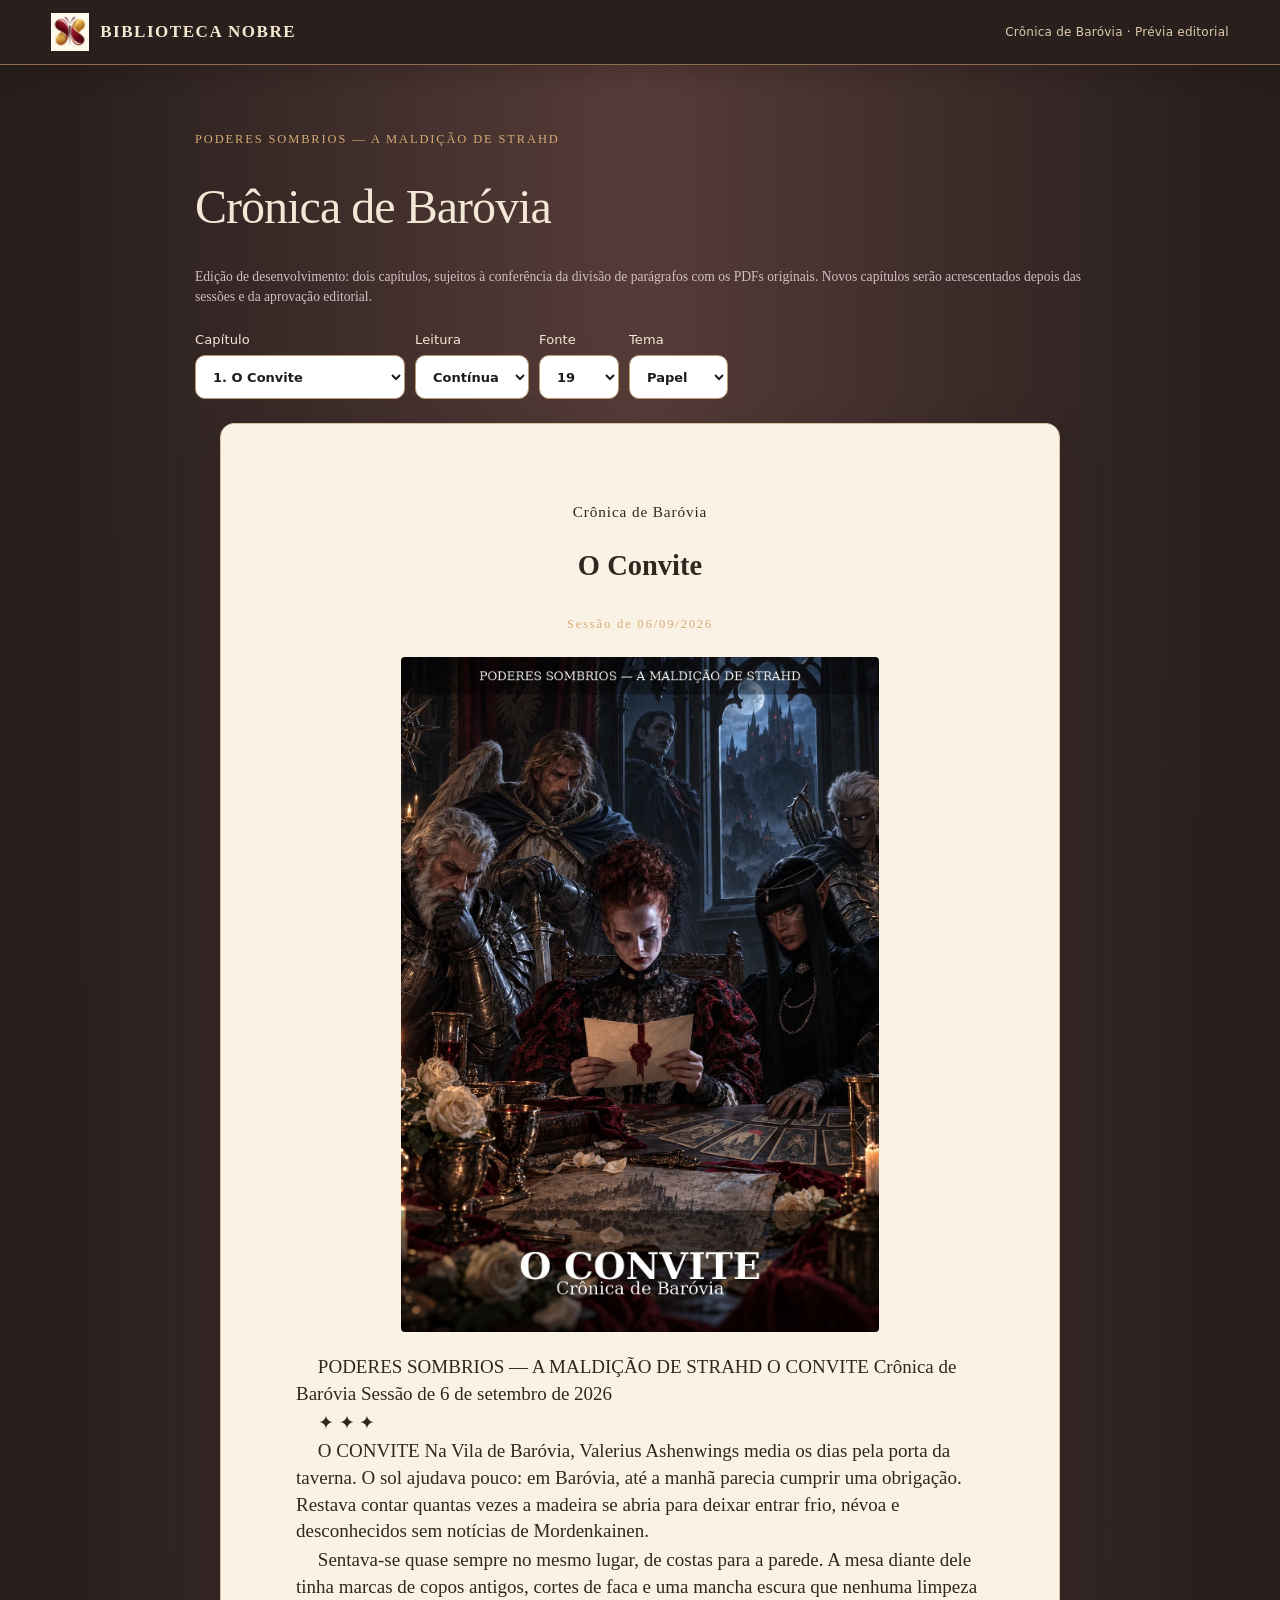
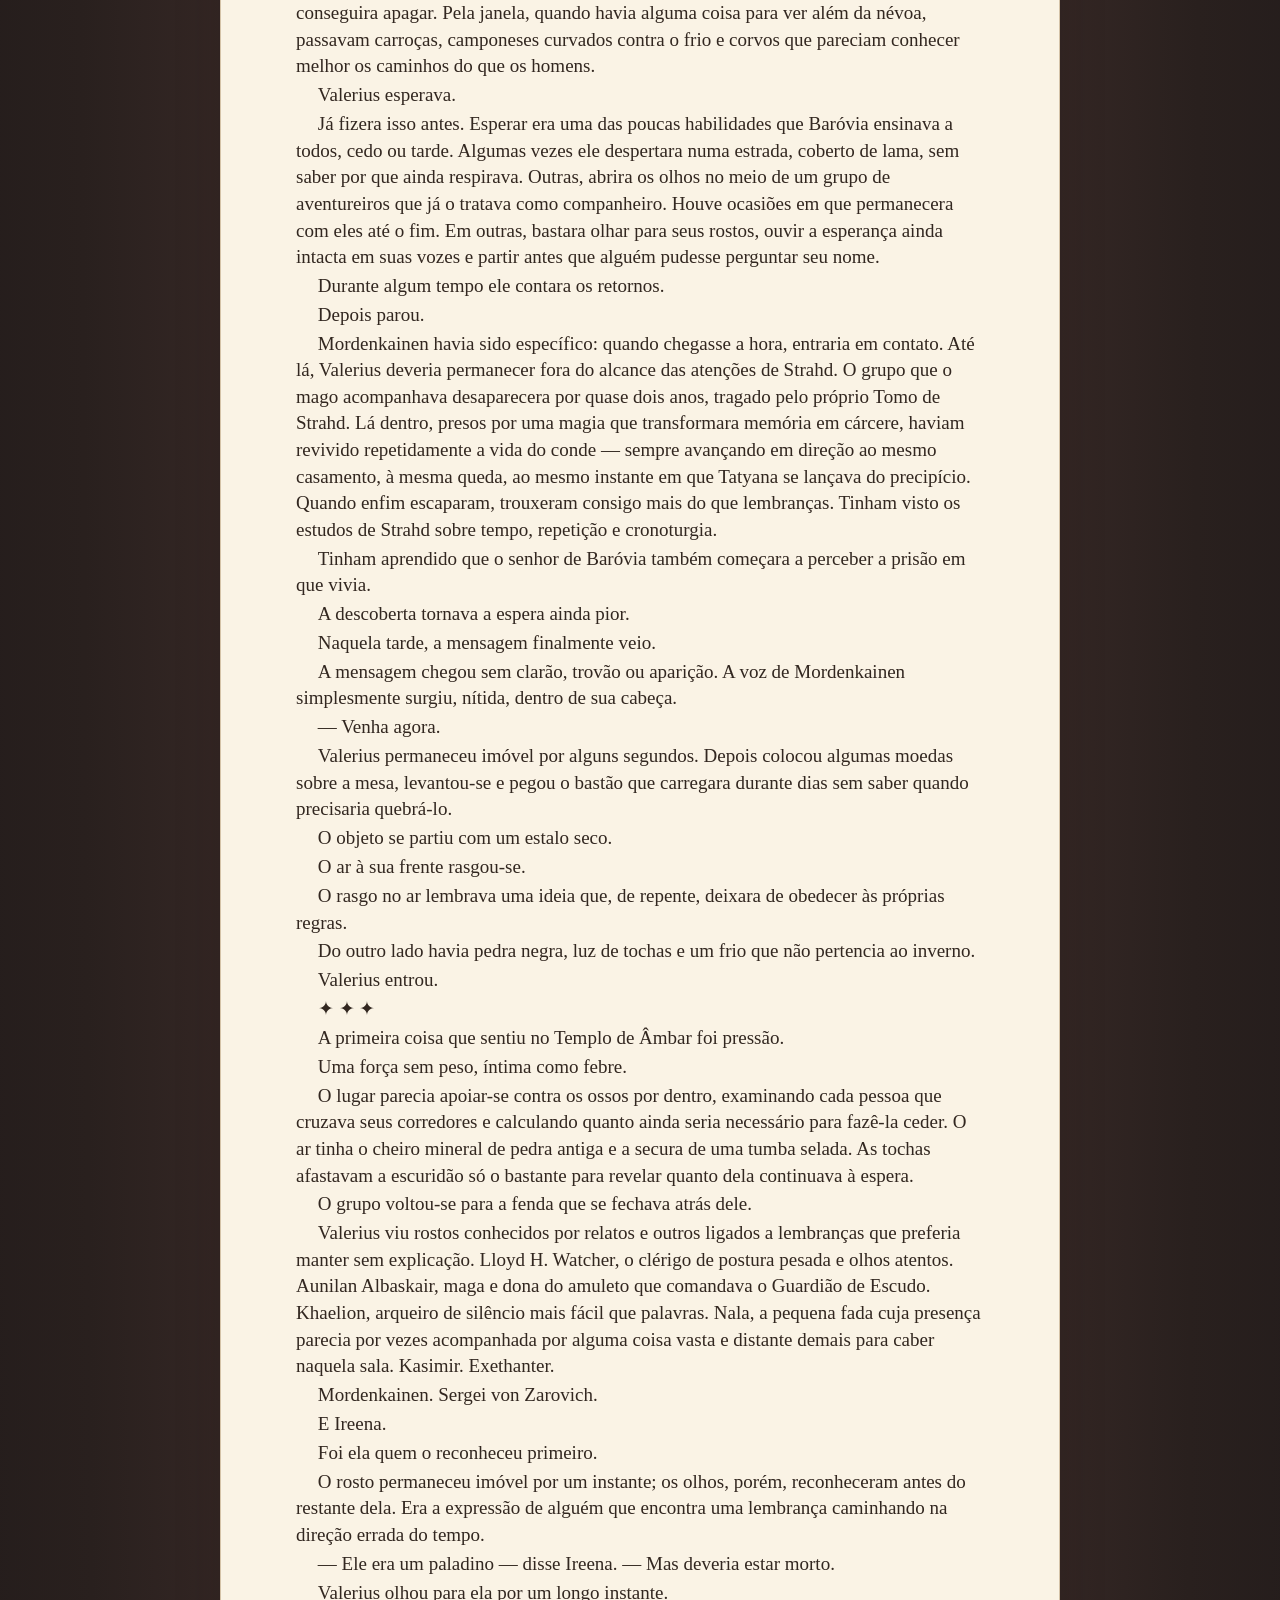
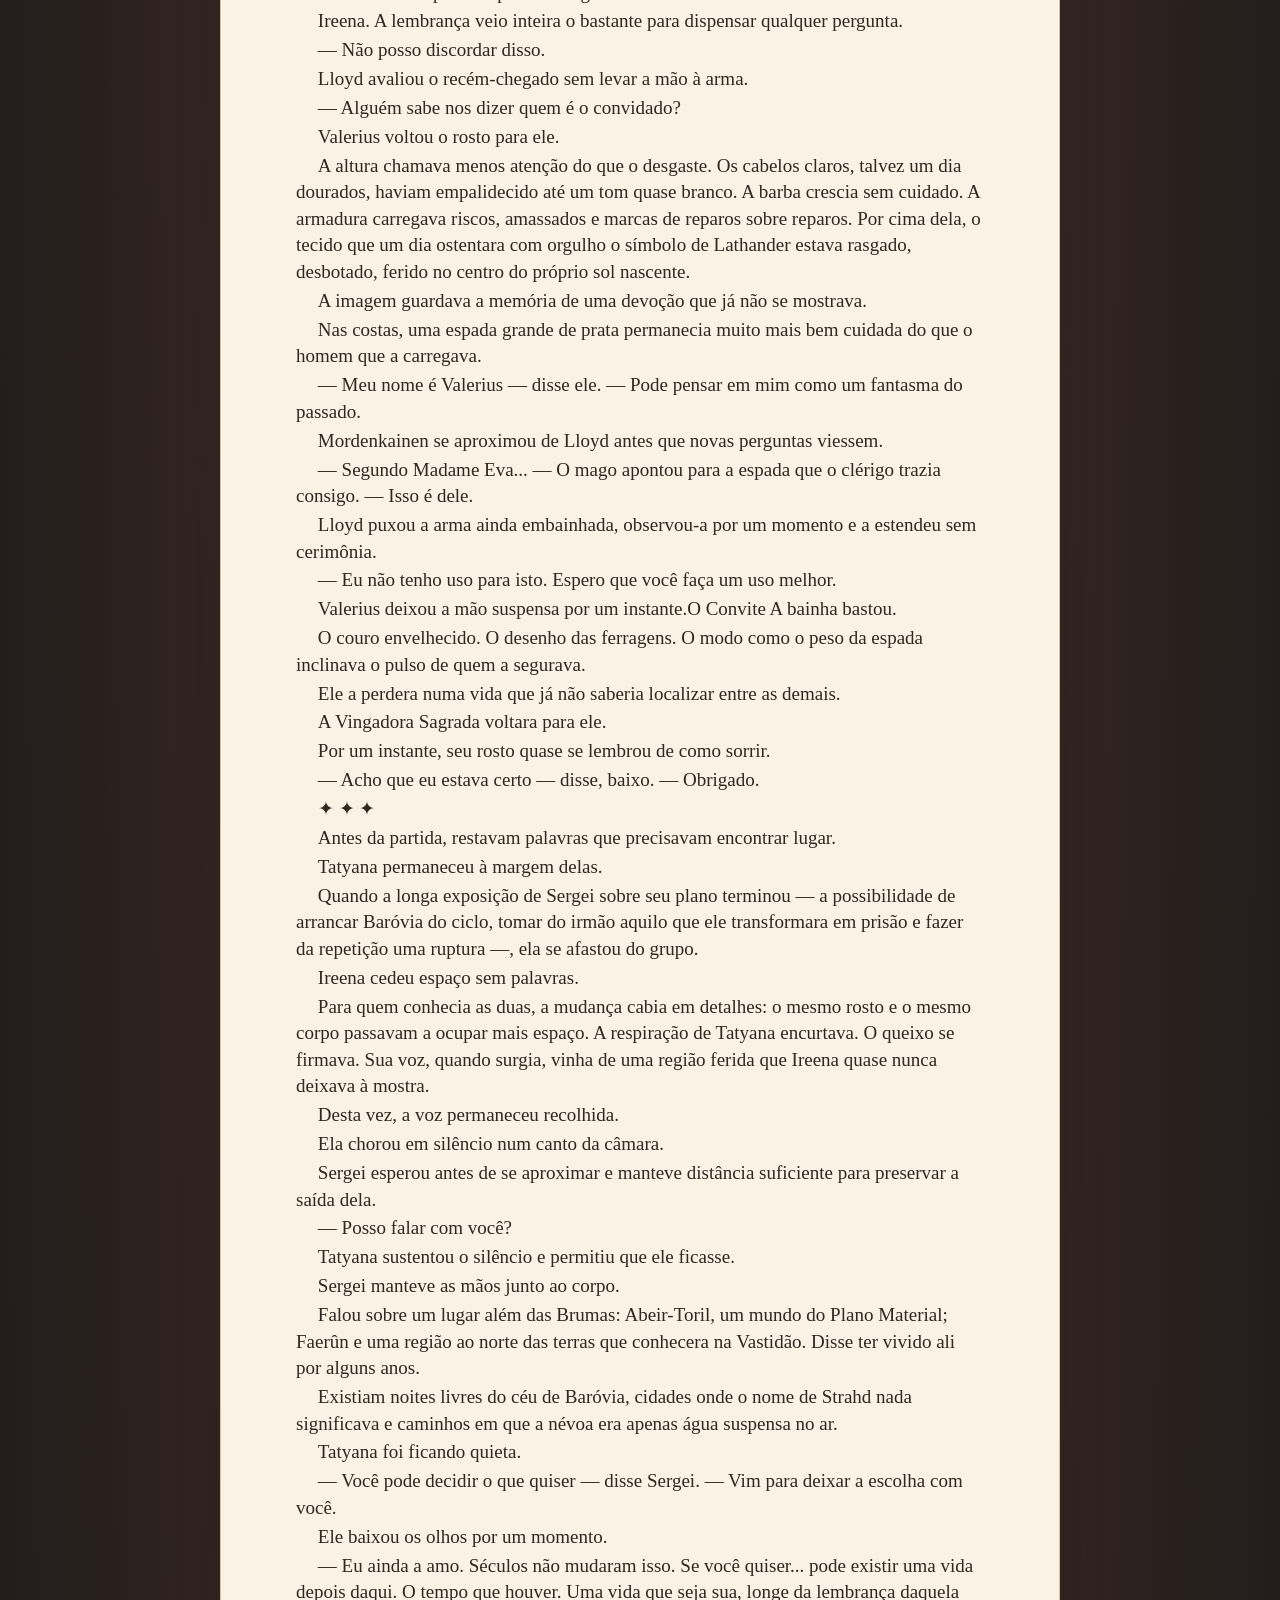
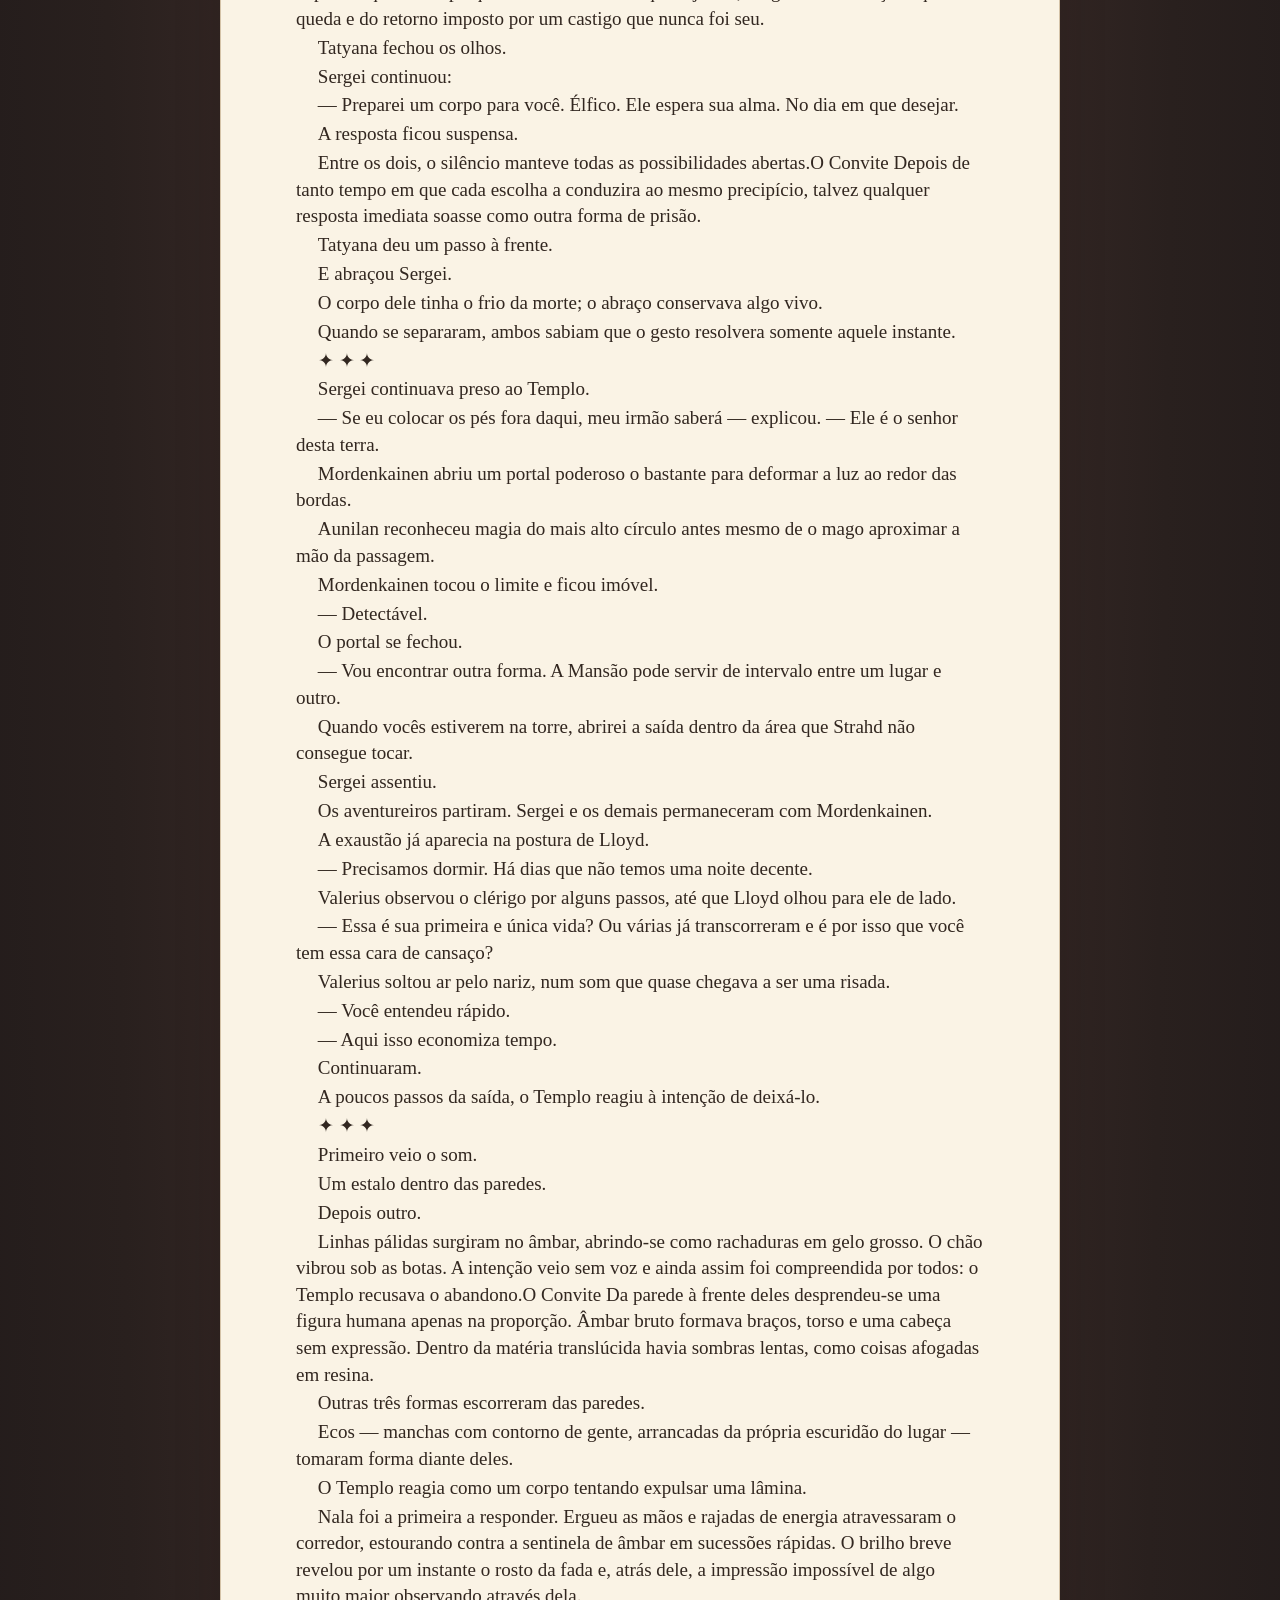
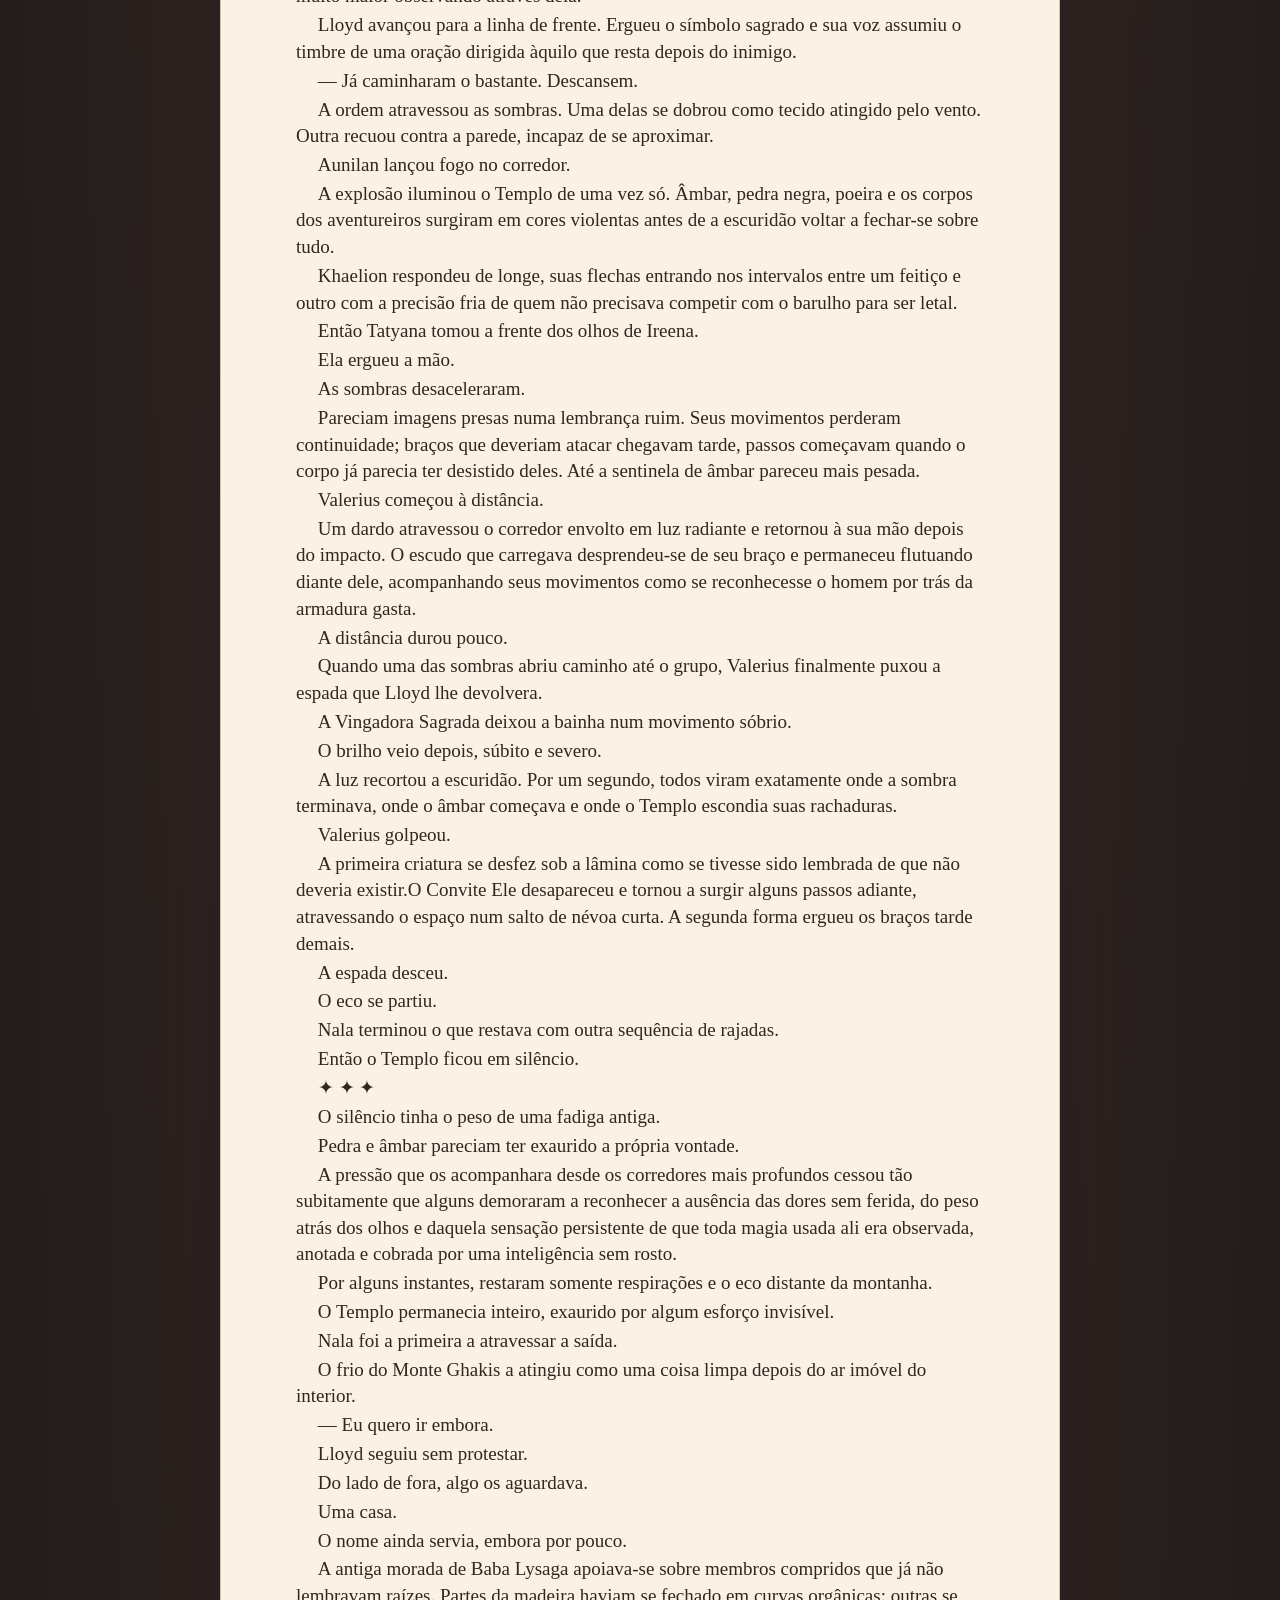
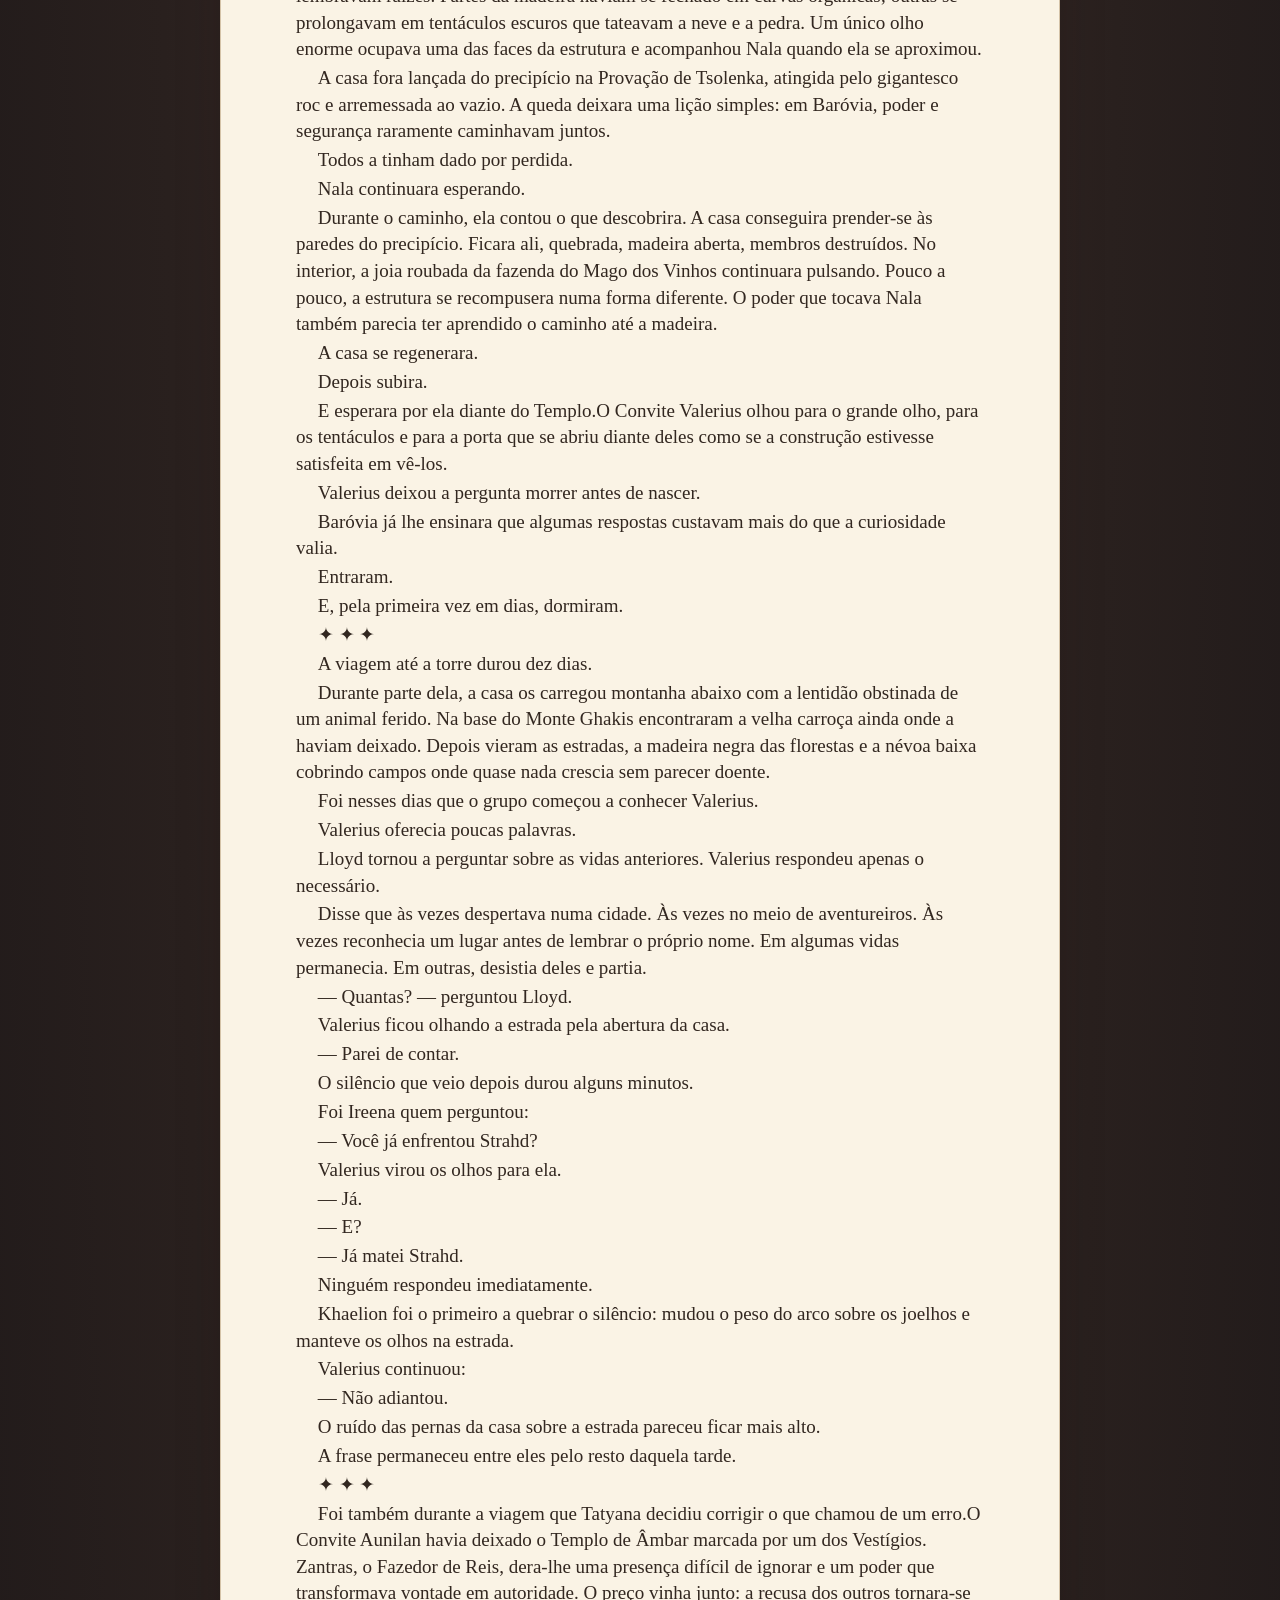
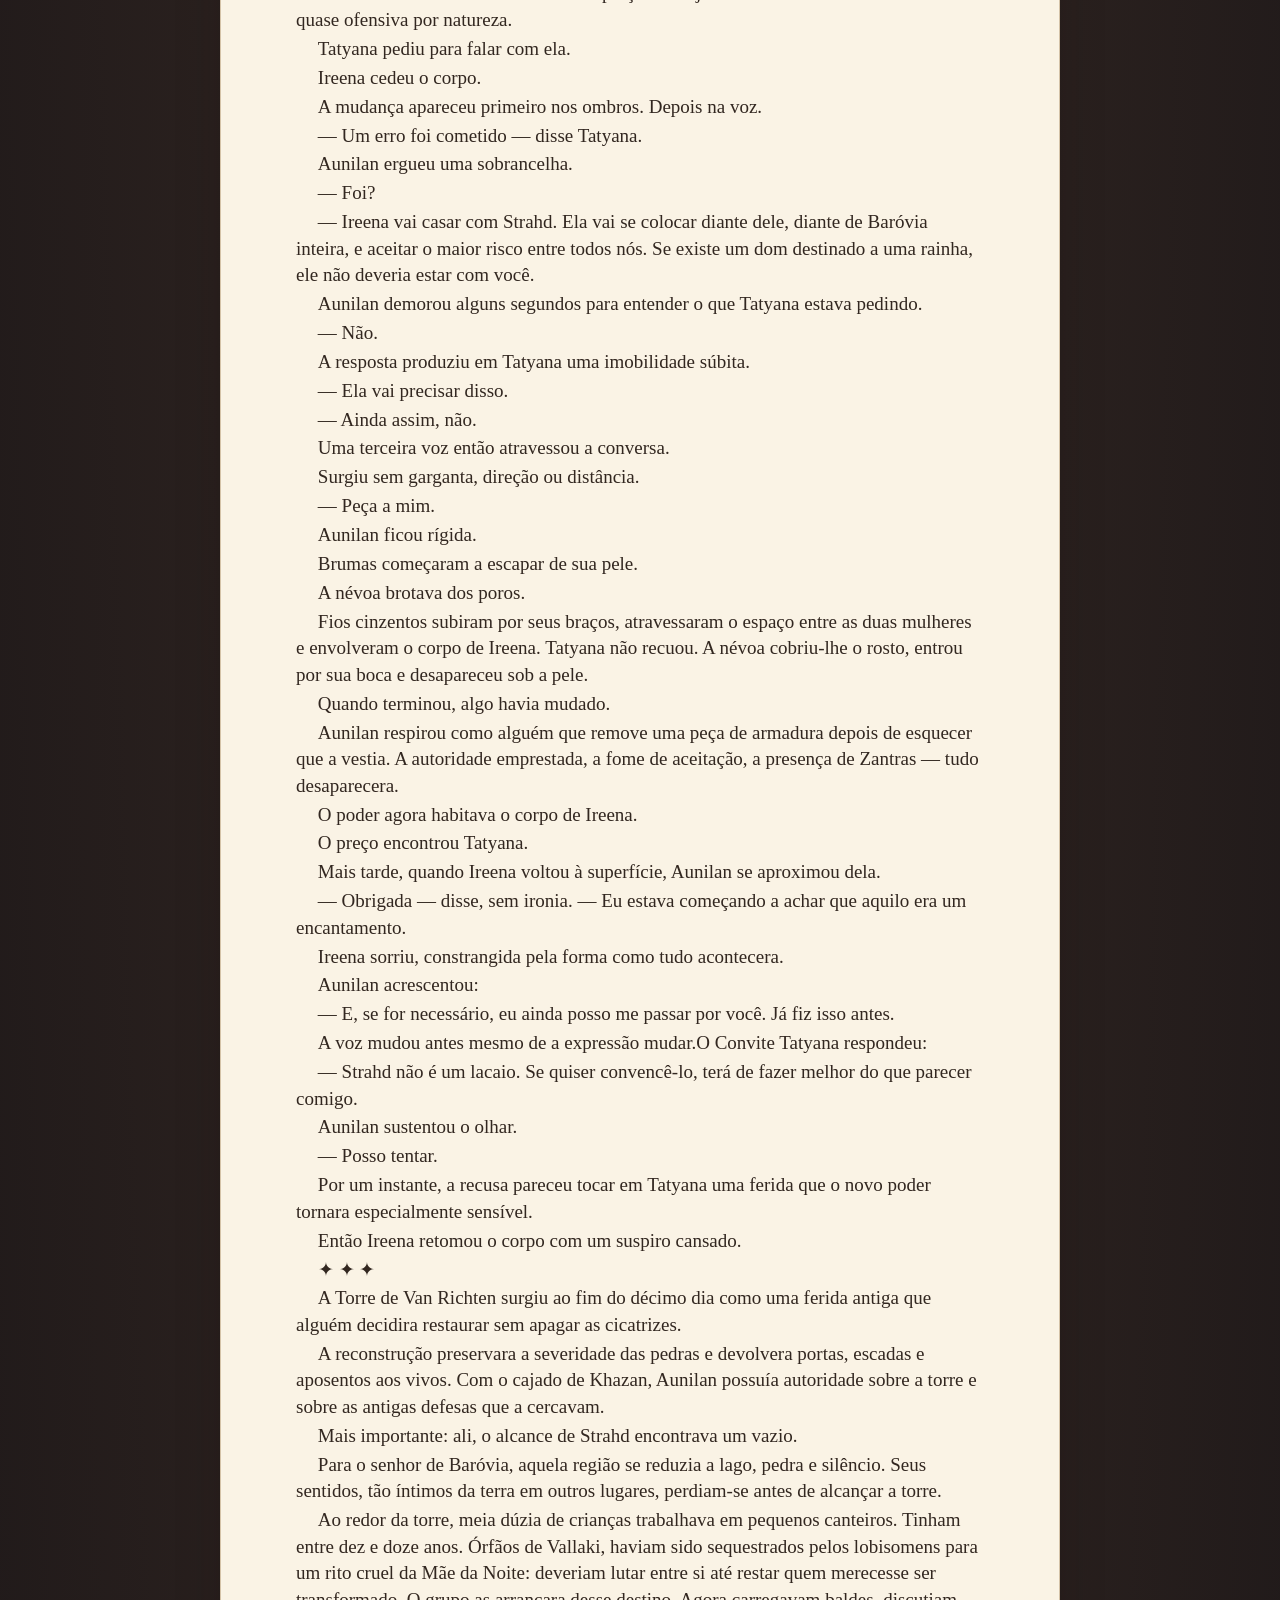
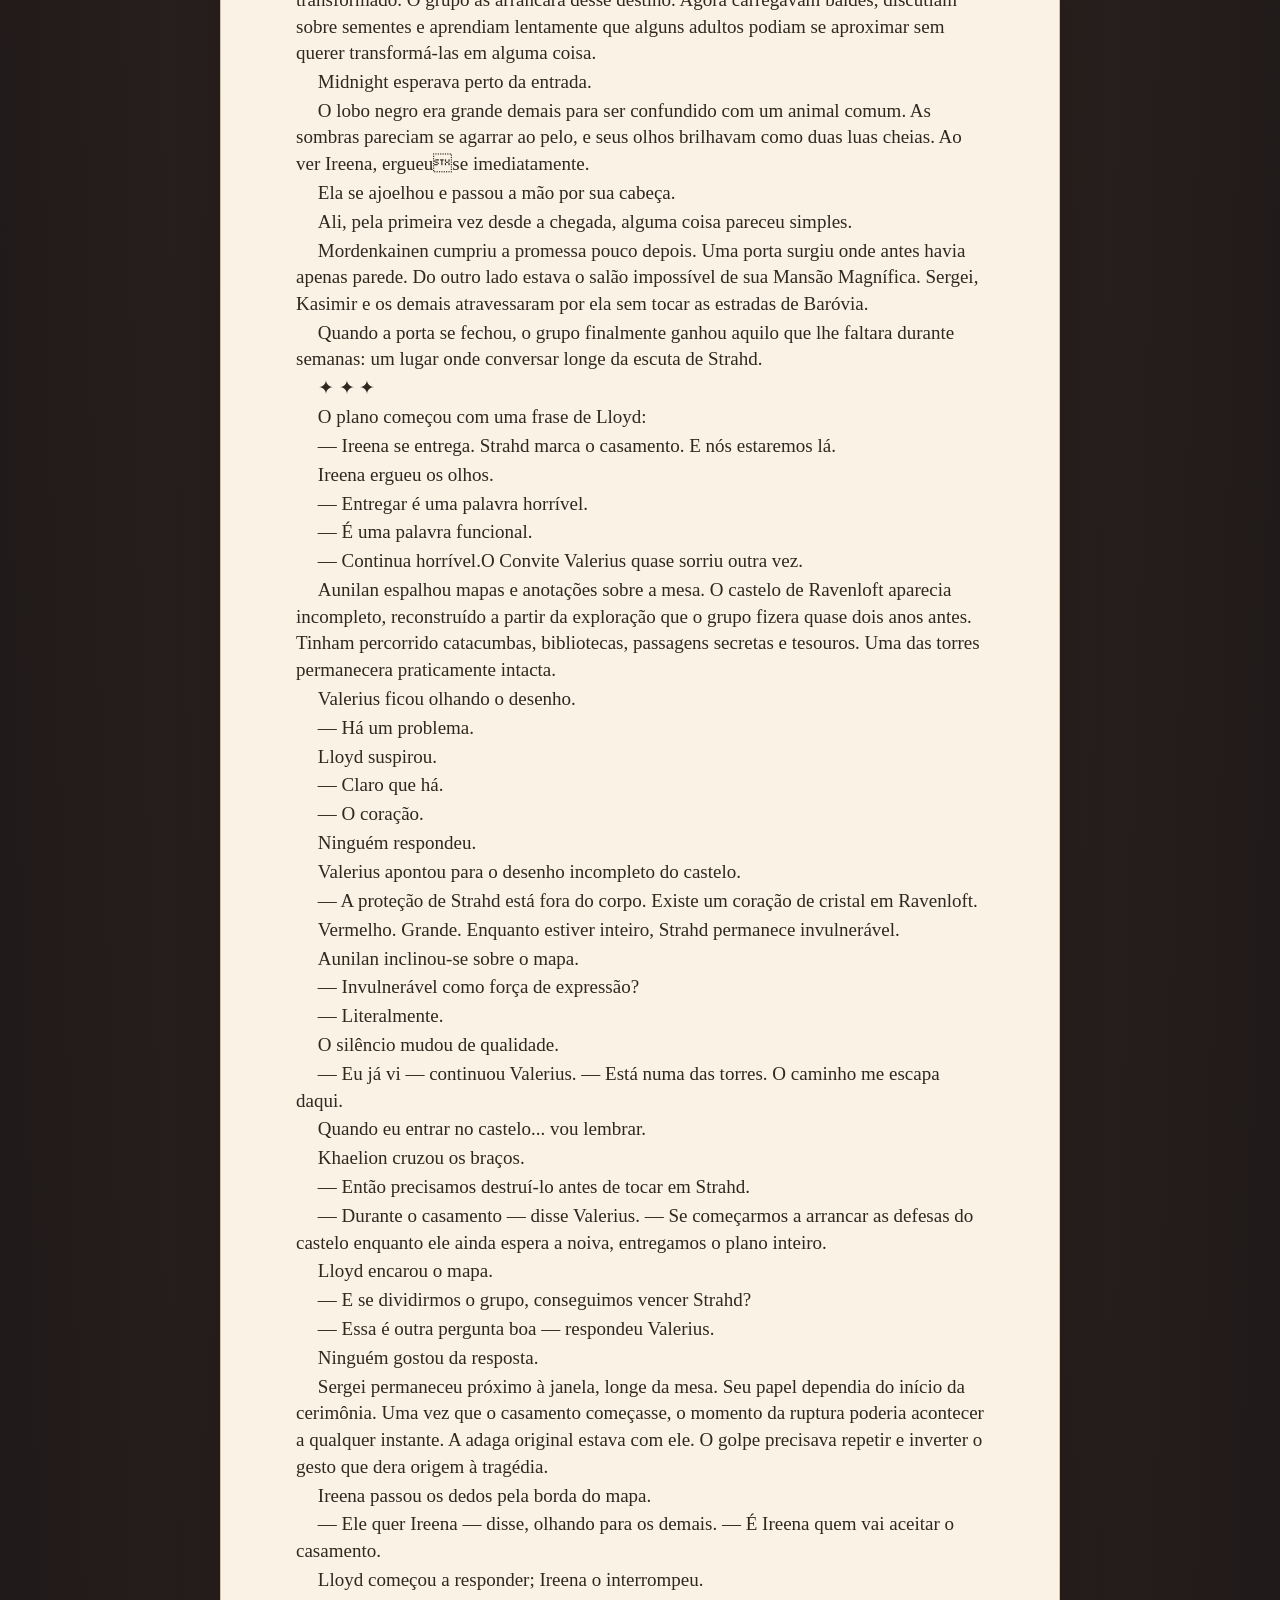
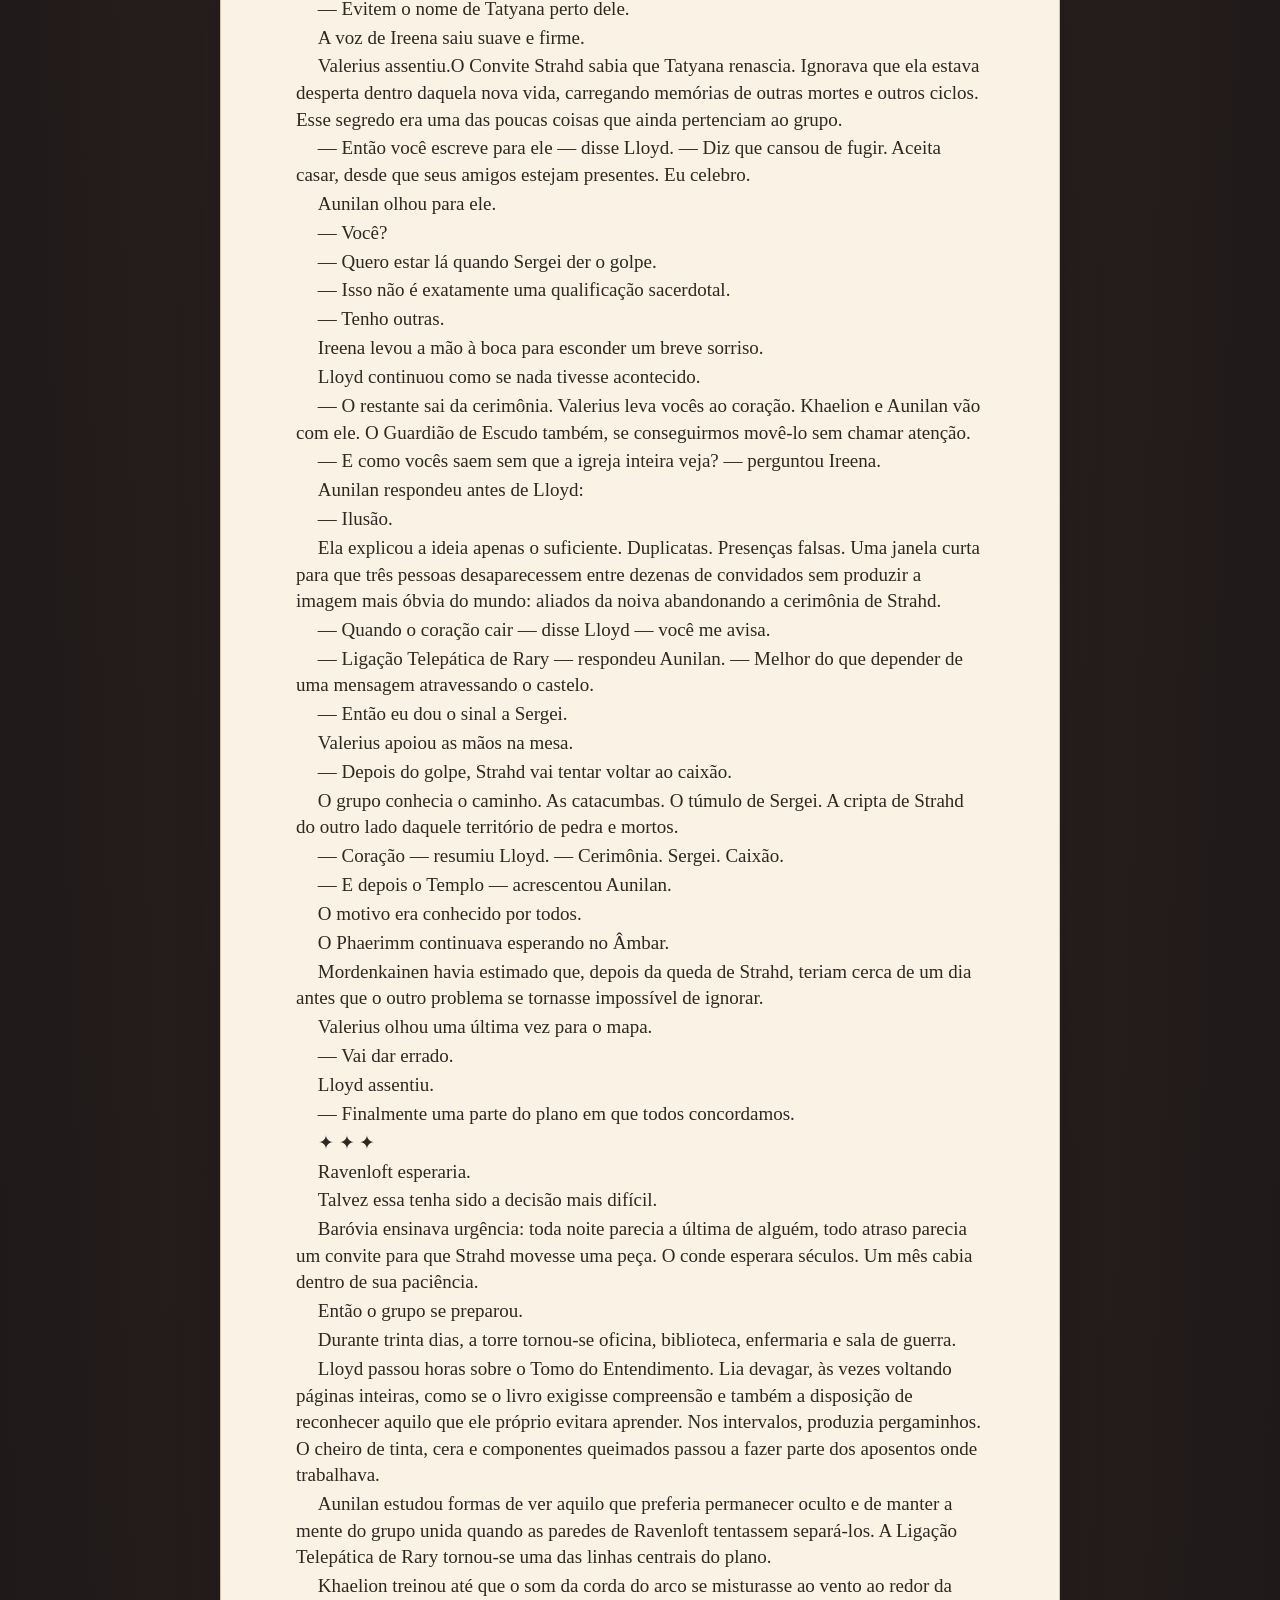
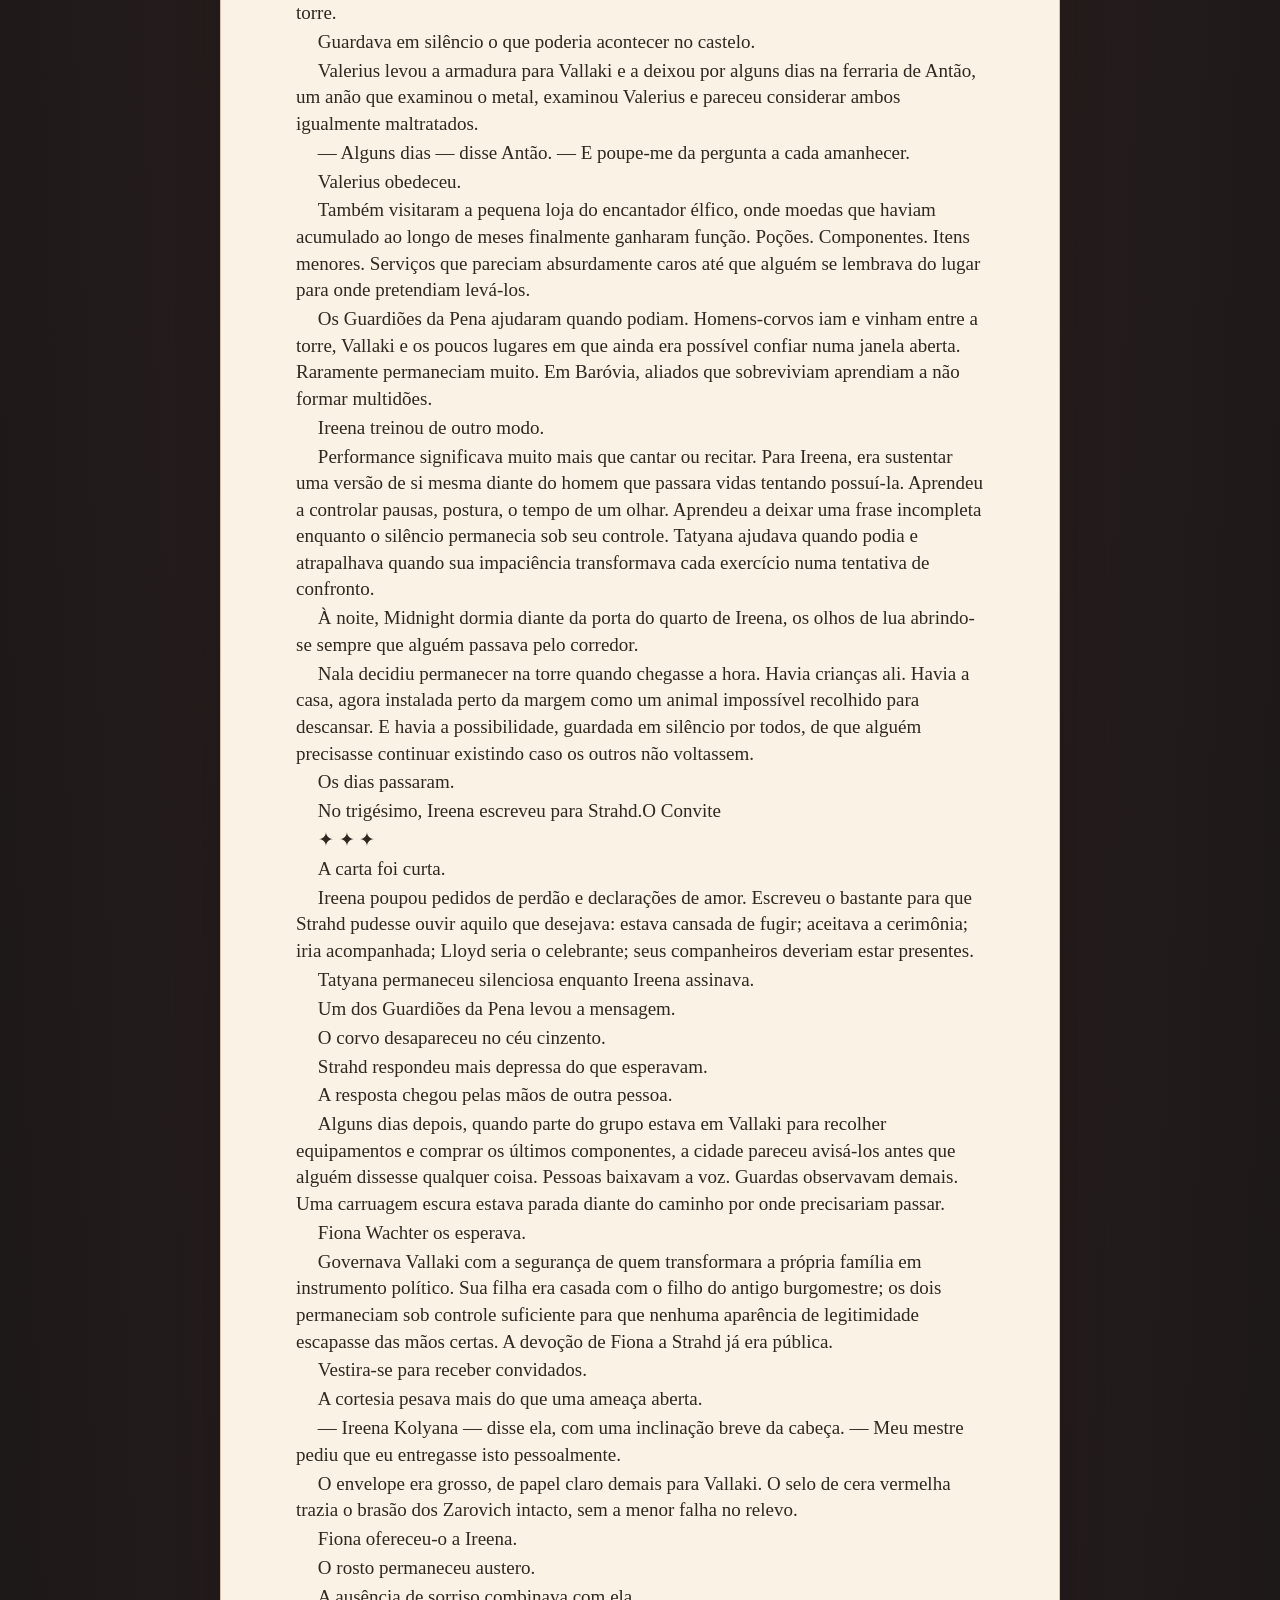
<file: poderes-sombrios.html>
<!doctype html><html lang="pt-BR"><head><meta charset="utf-8"><meta name="viewport" content="width=device-width,initial-scale=1"><title>Poderes Sombrios — Crônica de Baróvia | Biblioteca Nobre</title><link rel="icon" type="image/png" sizes="32x32" href="assets/biblioteca-nobre-icon-32.png"><link rel="icon" href="assets/biblioteca-nobre-favicon.ico" sizes="any"><link rel="apple-touch-icon" href="assets/biblioteca-nobre-icon-180.png"><link rel="stylesheet" href="assets/public.css"><link rel="stylesheet" href="assets/biblioteca-nobre-unificado.css"></head><body class="bn-theme"><header class="bn-site-header"><a class="bn-brand" href="./" title="Voltar à estante"><img src="assets/biblioteca-nobre-icon-32.png" width="38" height="38" alt="">BIBLIOTECA NOBRE</a><span class="bn-subtitle">Crônica de Baróvia · Prévia editorial</span></header><main class="reader"><p class="overline">PODERES SOMBRIOS — A MALDIÇÃO DE STRAHD</p><h1>Crônica de Baróvia</h1><p class="fine">Edição de desenvolvimento: dois capítulos, sujeitos à conferência da divisão de parágrafos com os PDFs originais. Novos capítulos serão acrescentados depois das sessões e da aprovação editorial.</p><section class="toolbar" aria-label="Configurações de leitura"><label>Capítulo <select id="chapter"></select></label><label>Leitura <select id="mode"><option value="continuous">Contínua</option><option value="paged">Páginas</option></select></label><label>Fonte <select id="font"><option>16</option><option>18</option><option selected>19</option><option>20</option><option>22</option><option>24</option><option>26</option></select></label><label>Tema <select id="theme"><option value="paper">Papel</option><option value="white">Branco</option><option value="dark">Noite</option></select></label></section><article id="sheet" class="sheet"><p class="tomo">Crônica de Baróvia</p><h2 id="heading"></h2><p id="date" class="overline"></p><div id="text"></div></article><nav class="navigation"><button id="previous">← Capítulo anterior</button><span id="location"></span><button id="next">Próximo capítulo →</button></nav><aside class="reader-feedback" style="margin:24px auto;padding:16px;border:1px solid #aa987d;border-radius:8px;max-width:860px"><strong>Encontrou uma inconsistência ou quer comentar a leitura?</strong><p>Envie sua observação pelo formulário da Biblioteca Nobre, sem acessar o GitHub.</p><a href="https://forms.gle/BNYQ3cGT5m9xwhoc8" target="_blank" rel="noopener noreferrer">Enviar comentário ou sugestão</a></aside></main><footer>Biblioteca Nobre · Texto em revisão editorial</footer><script src="assets/barovia.js" defer></script><script src="assets/image-viewer.js" defer></script></body></html>
</file>
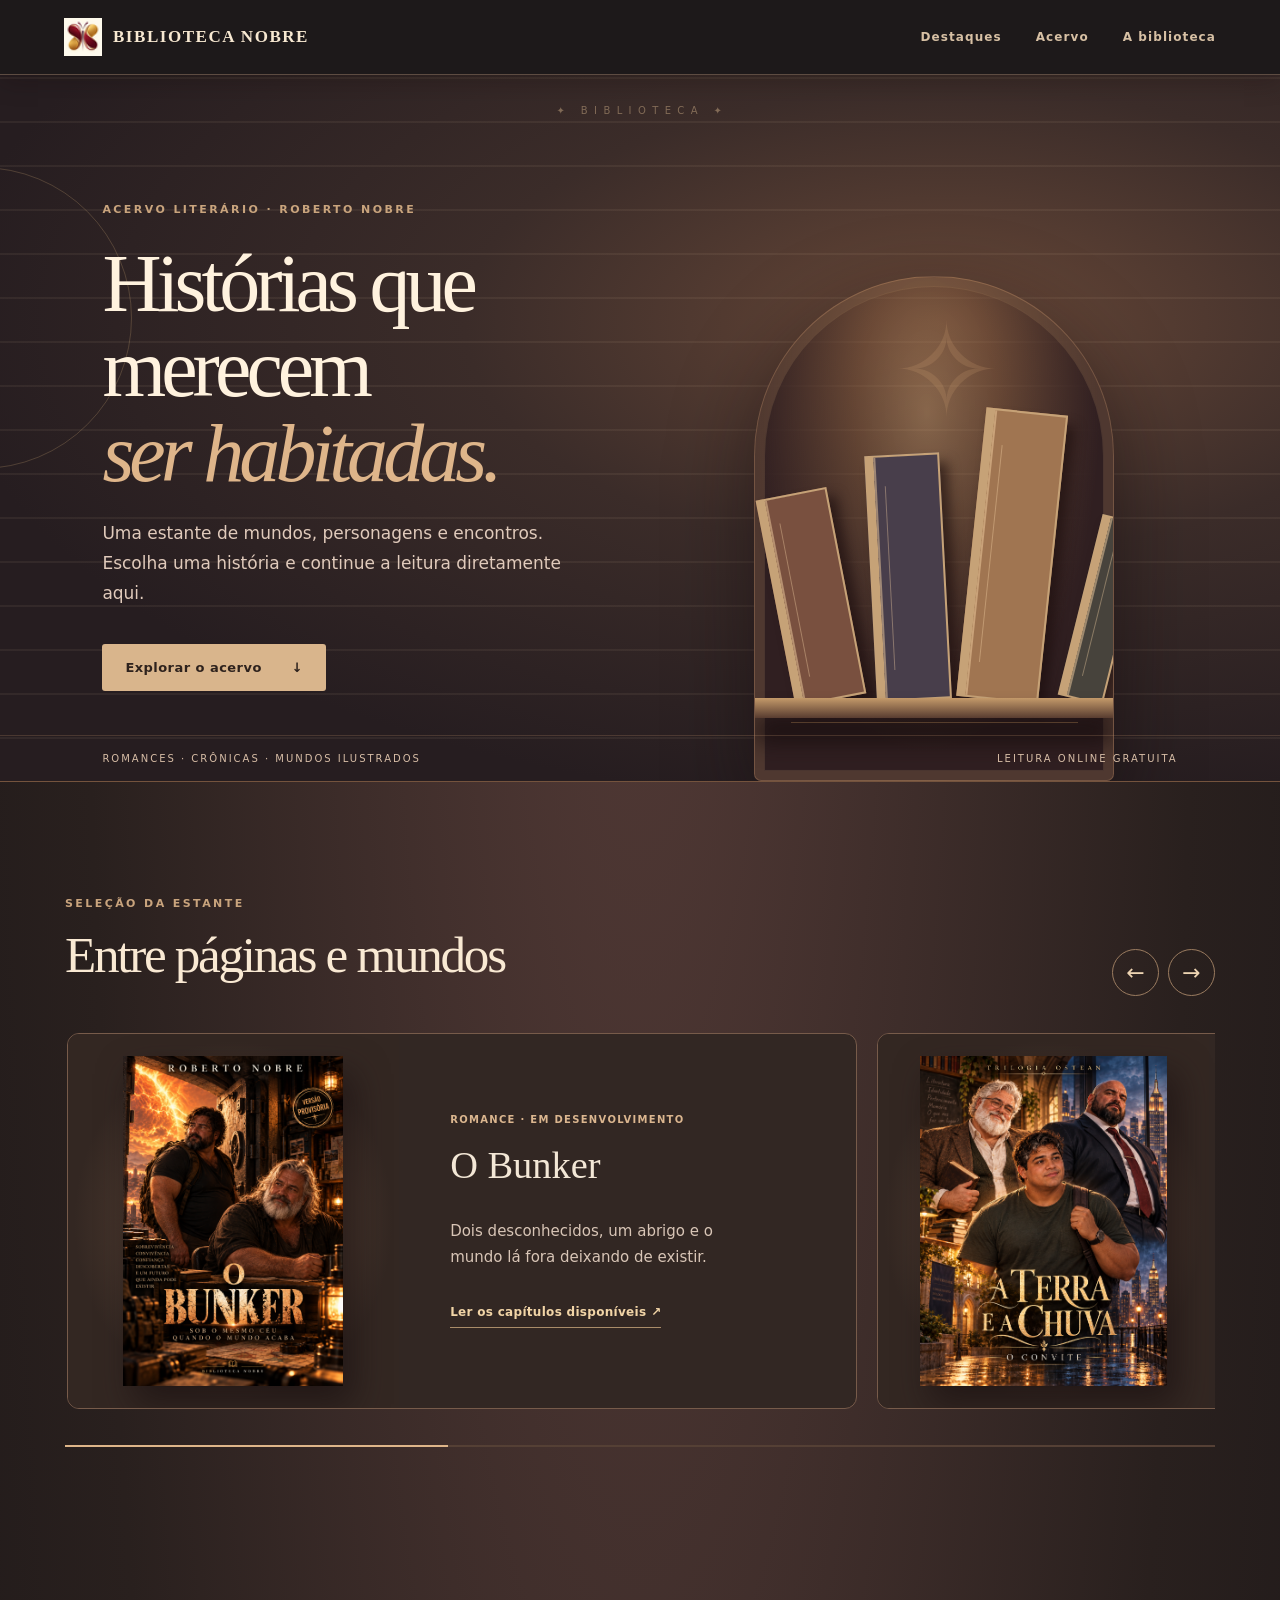
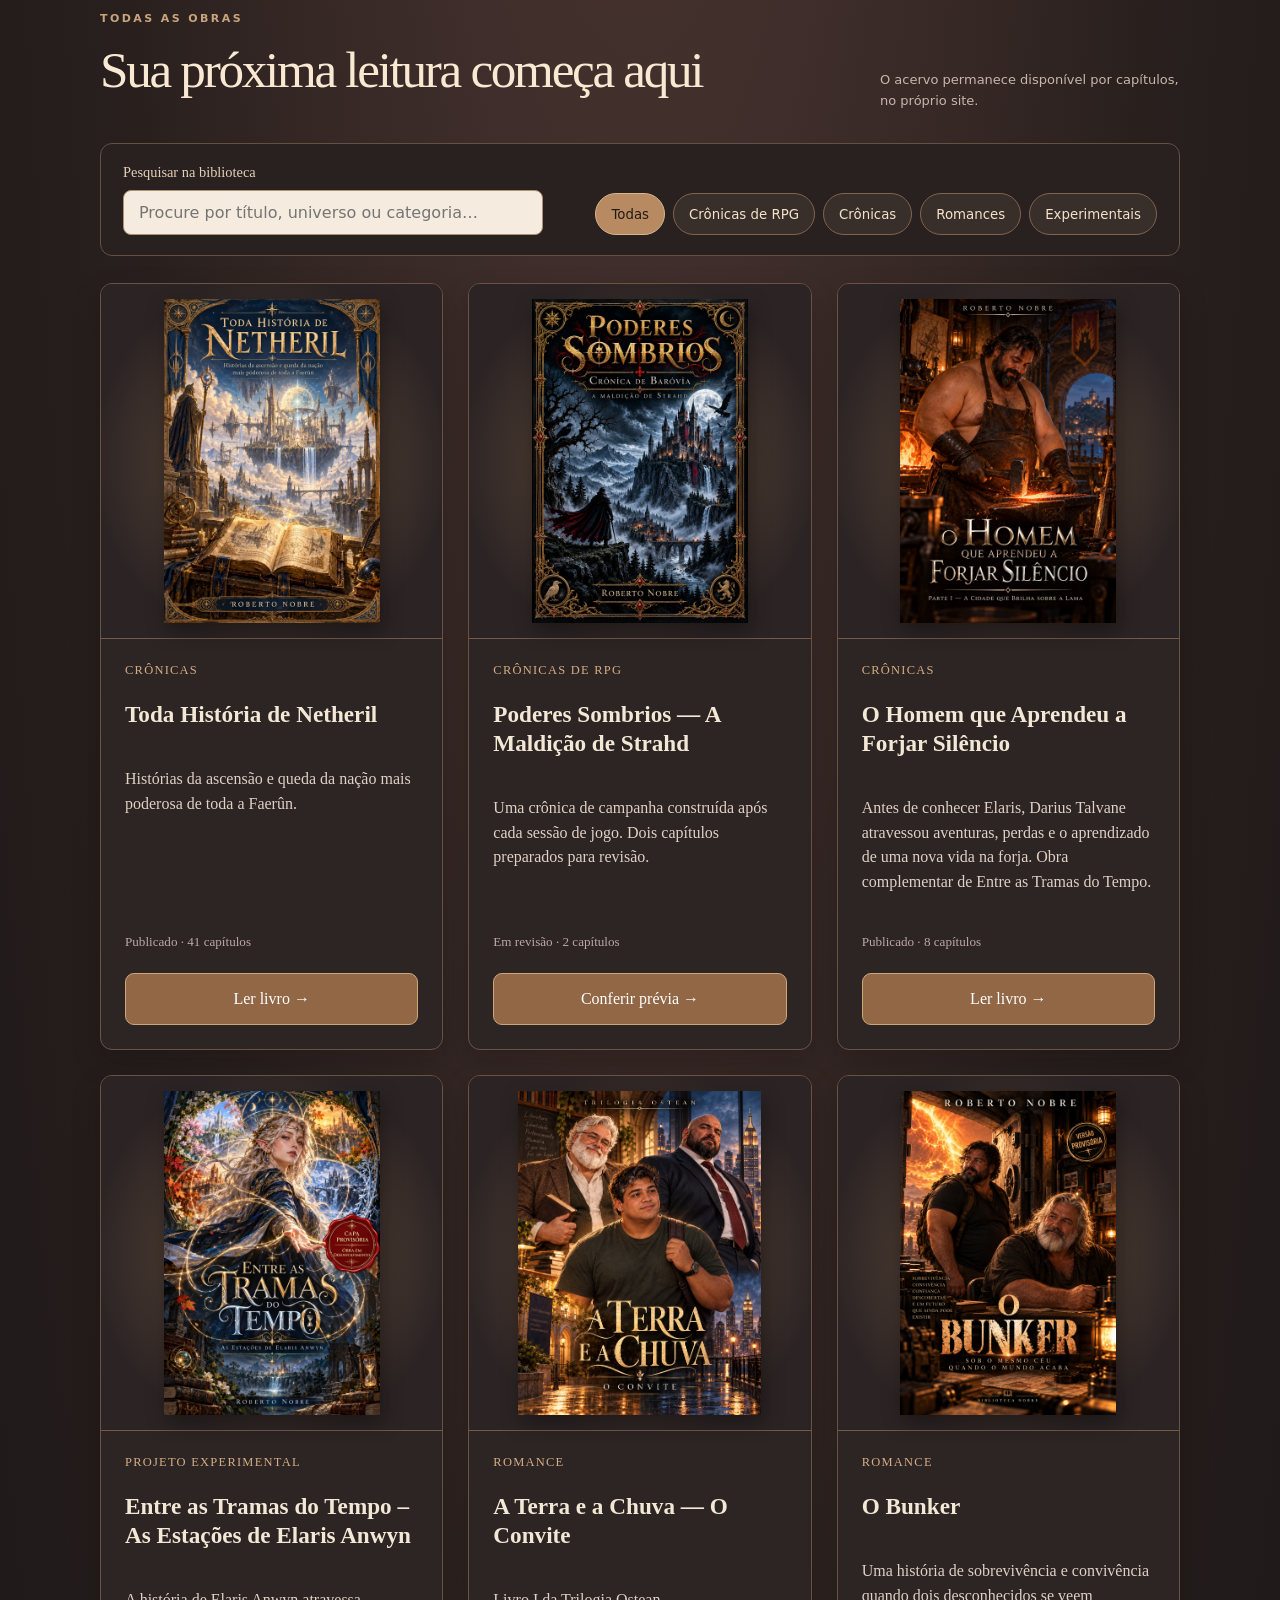
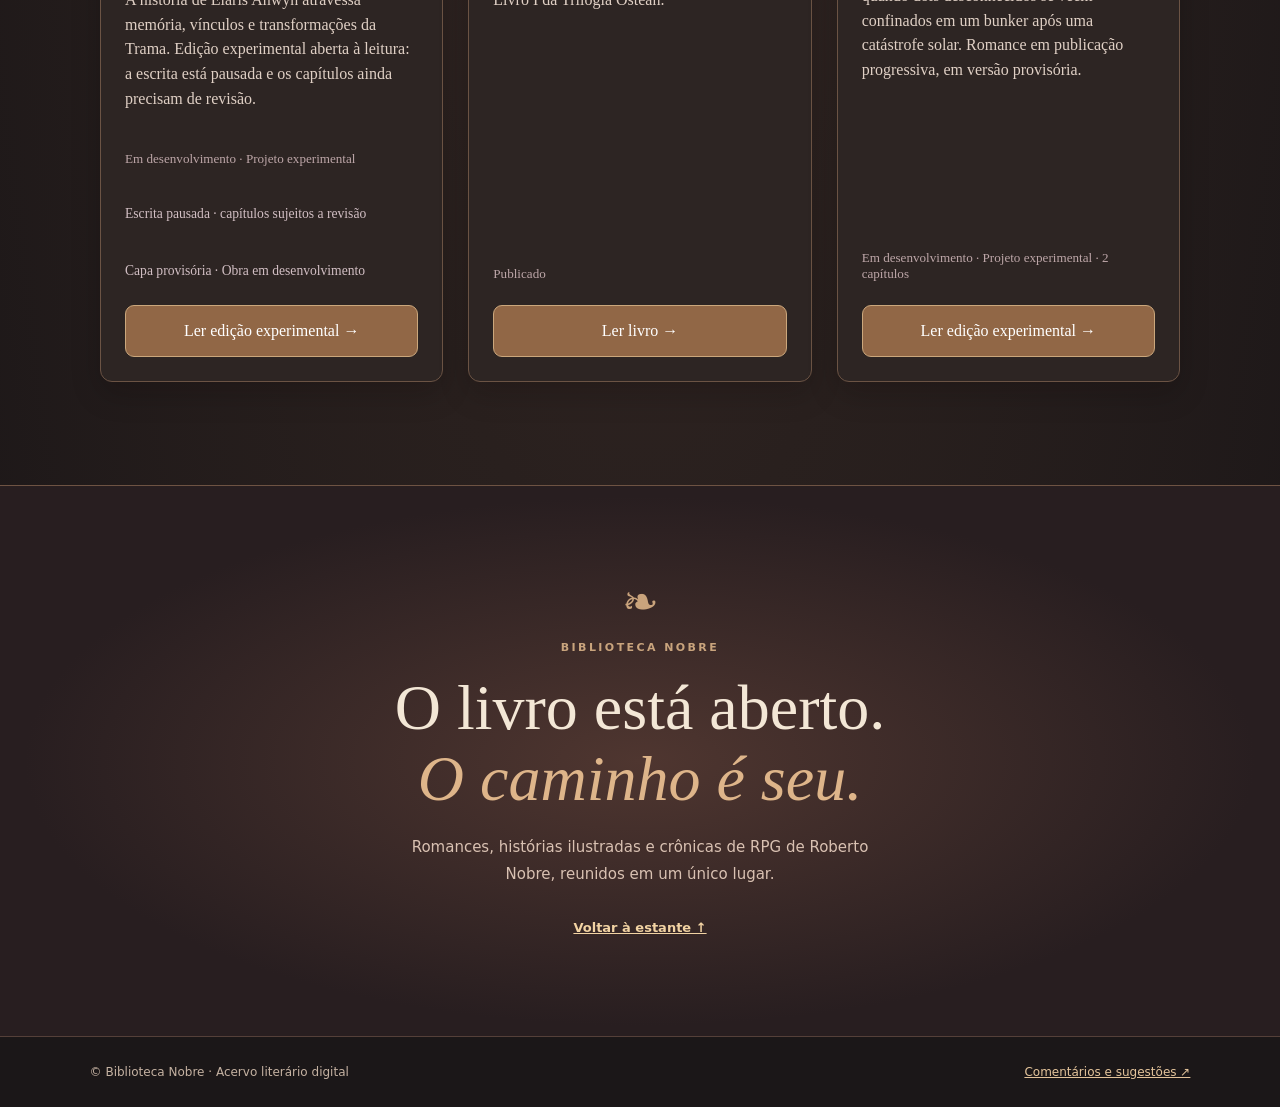
<file: previa-capa-biblioteca.html>
<!doctype html>
<html lang="pt-BR"><head><meta charset="utf-8"><meta name="viewport" content="width=device-width,initial-scale=1">
<meta name="description" content="Biblioteca Nobre — romances, mundos e crônicas de RPG de Roberto Nobre.">
<title>Biblioteca Nobre — Nova capa experimental</title>
<link rel="icon" type="image/png" sizes="32x32" href="assets/biblioteca-nobre-icon-32.png">
<link rel="icon" href="assets/biblioteca-nobre-favicon.ico" sizes="any">
<link rel="stylesheet" href="assets/public.css">
<link rel="stylesheet" href="assets/biblioteca-nobre-unificado.css">
<link rel="stylesheet" href="assets/capa-biblioteca-v4.css">
</head><body class="bn-theme bn-home-v4">
<header class="bn-site-header">
<a class="bn-brand" href="./"><img src="assets/biblioteca-nobre-icon-32.png" width="38" height="38" alt=""> BIBLIOTECA NOBRE</a>
<nav class="top-links" aria-label="Navegação principal"><a href="#destaques">Destaques</a><a href="#acervo">Acervo</a><a href="#sobre">A biblioteca</a></nav>
</header>
<main>
<section class="bn-hero" aria-labelledby="hero-title">
<div class="hero-motif" aria-hidden="true">✦ &nbsp; B I B L I O T E C A &nbsp; ✦</div>
<div class="hero-heading"><p class="eyebrow">ACERVO LITERÁRIO · ROBERTO NOBRE</p><h1 id="hero-title">Histórias que merecem <em>ser habitadas.</em></h1><p>Uma estante de mundos, personagens e encontros. Escolha uma história e continue a leitura diretamente aqui.</p><a class="hero-cta" href="#acervo">Explorar o acervo <span aria-hidden="true">↓</span></a></div>
<div class="hero-art" aria-hidden="true"><span class="art-arch"><span class="art-rays"></span><span class="art-book art-book-one"></span><span class="art-book art-book-two"></span><span class="art-book art-book-three"></span><span class="art-book art-book-four"></span><span class="art-base"></span></span></div>
<div class="hero-bottom"><span>ROMANCES · CRÔNICAS · MUNDOS ILUSTRADOS</span><span>LEITURA ONLINE GRATUITA</span></div>
</section>

<section class="featured-wrap" id="destaques" aria-labelledby="featured-title">
<div class="section-head"><div><p class="eyebrow">SELEÇÃO DA ESTANTE</p><h2 id="featured-title">Entre páginas e mundos</h2></div><div class="slider-controls"><button type="button" id="feature-prev" aria-label="Ver destaque anterior">←</button><button type="button" id="feature-next" aria-label="Ver próximo destaque">→</button></div></div>
<div class="featured-track" id="featured-track" tabindex="0" aria-label="Livros em destaque, role horizontalmente">
<article class="featured-book" aria-label="O Bunker"><a class="feature-image" href="o-bunker.html"><img src="assets/o-bunker-capa-provisoria.png" alt="Capa provisória de O Bunker" loading="eager"></a><div class="feature-copy"><span class="feature-tag">ROMANCE · EM DESENVOLVIMENTO</span><h3>O Bunker</h3><p>Dois desconhecidos, um abrigo e o mundo lá fora deixando de existir.</p><a class="feature-link" href="o-bunker.html">Ler os capítulos disponíveis <span aria-hidden="true">↗</span></a></div></article>
<article class="featured-book" aria-label="A Terra e a Chuva — O Convite"><a class="feature-image" href="ostean-previa-capa-ampliavel.html"><img src="ilustracoes/CANON_CAPA_LIVRO_I_A_TERRA_E_A_CHUVA_O_CONVITE.png" alt="Capa de A Terra e a Chuva — O Convite" loading="lazy"></a><div class="feature-copy"><span class="feature-tag">ROMANCE · TRILOGIA OSTEAN</span><h3>A Terra e a Chuva</h3><p>O Convite — Livro I da Trilogia Ostean.</p><a class="feature-link" href="ostean-previa-capa-ampliavel.html">Entrar na história <span aria-hidden="true">↗</span></a></div></article>
<article class="featured-book" aria-label="Toda História de Netheril"><a class="feature-image" href="ler.html"><img src="assets/netheril-p001.webp" alt="Capa de Toda História de Netheril" loading="lazy"></a><div class="feature-copy"><span class="feature-tag">CRÔNICAS · 41 CAPÍTULOS</span><h3>Toda História de Netheril</h3><p>Histórias da ascensão e queda da nação mais poderosa de Faerûn.</p><a class="feature-link" href="ler.html">Explorar os capítulos <span aria-hidden="true">↗</span></a></div></article>
</div><div class="featured-progress" aria-hidden="true"><span id="feature-progress"></span></div>
</section>

<section class="shelf-area library" id="acervo" aria-labelledby="shelf-title">
<div class="section-head"><div><p class="eyebrow">TODAS AS OBRAS</p><h2 id="shelf-title">Sua próxima leitura começa aqui</h2></div><span class="shelf-detail">O acervo permanece disponível por capítulos, no próprio site.</span></div>
<div class="library-tools"><label class="search-label" for="search">Pesquisar na biblioteca <input id="search" type="search" placeholder="Procure por título, universo ou categoria…" autocomplete="off"></label>
<div class="filters" role="group" aria-label="Filtrar obras"><button type="button" data-filter="all" aria-pressed="true">Todas</button><button type="button" data-filter="Crônicas de RPG" aria-pressed="false">Crônicas de RPG</button><button type="button" data-filter="Crônicas" aria-pressed="false">Crônicas</button><button type="button" data-filter="Romance" aria-pressed="false">Romances</button><button type="button" data-filter="Projeto experimental" aria-pressed="false">Experimentais</button></div></div>
<div id="shelf" class="shelf-grid" aria-live="polite"><p>Carregando estante…</p></div>
</section>
<section class="closing" id="sobre"><div class="closing-ornament" aria-hidden="true">❧</div><p class="eyebrow">BIBLIOTECA NOBRE</p><h2>O livro está aberto.<br><em>O caminho é seu.</em></h2><p>Romances, histórias ilustradas e crônicas de RPG de Roberto Nobre, reunidos em um único lugar.</p><a href="#acervo">Voltar à estante ↑</a></section>
</main>
<footer class="footer-v4"><span>© Biblioteca Nobre · Acervo literário digital</span><a href="https://forms.gle/BNYQ3cGT5m9xwhoc8" target="_blank" rel="noopener noreferrer">Comentários e sugestões ↗</a></footer>
<script src="assets/catalogo.js" defer></script><script src="assets/capa-biblioteca-v4.js" defer></script><script src="assets/image-viewer.js" defer></script>
</body></html>
</file>
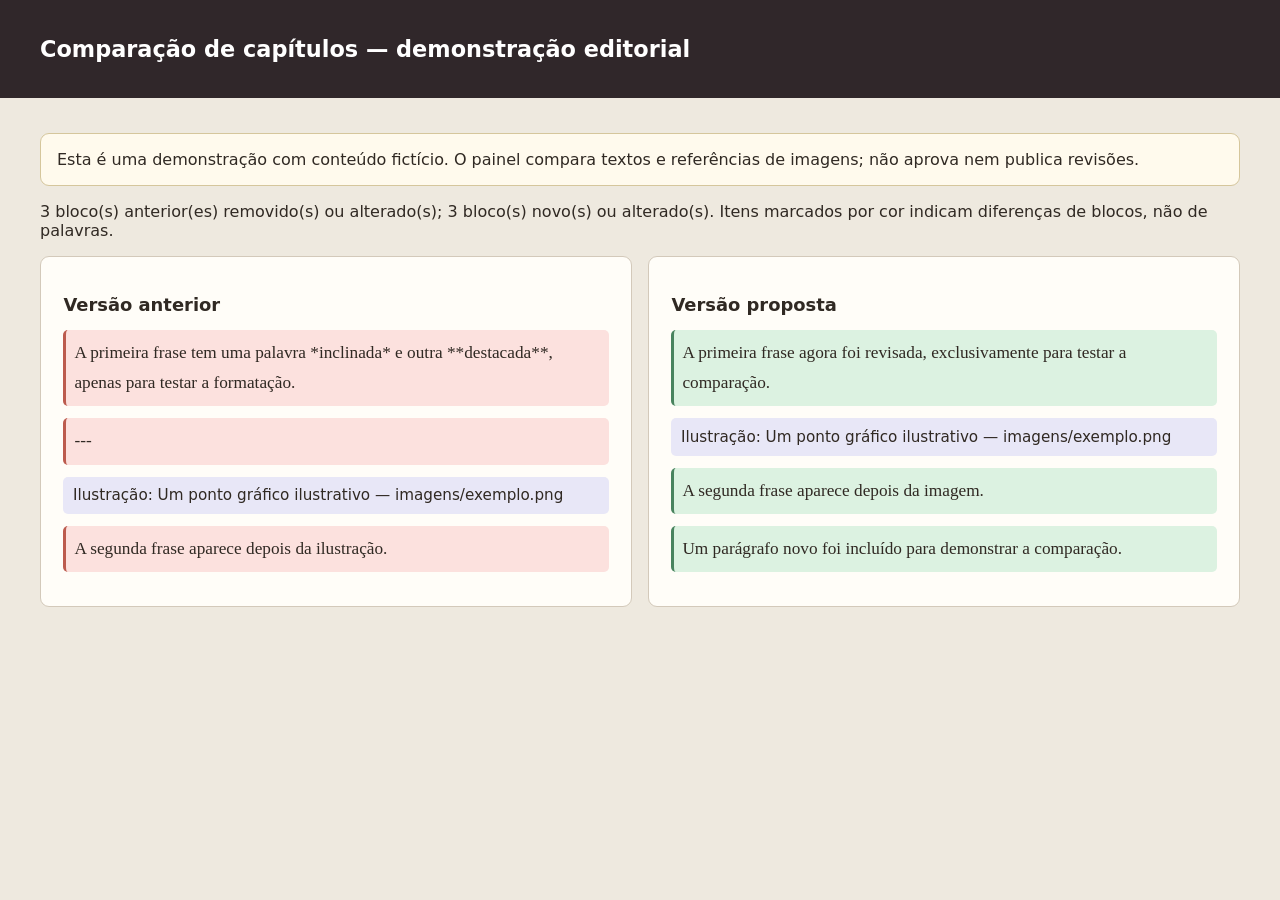
<file: exemplos/livro-ilustrado/comparacao.html>
<!doctype html><html lang="pt-BR"><head><meta charset="utf-8"><meta name="viewport" content="width=device-width, initial-scale=1"><title>Comparação editorial — Biblioteca Nobre</title>
<style>body{margin:0;background:#eee9df;color:#302923;font-family:system-ui,sans-serif}header{background:#30272a;color:#fff;padding:1.3rem max(1rem,calc((100vw - 1200px)/2))}main{max-width:1200px;margin:auto;padding:1.2rem}h1{font-size:1.4rem}h2{font-size:1.12rem}.note{background:#fffaed;padding:1rem;border:1px solid #d5c69c;border-radius:9px}.columns{display:grid;grid-template-columns:repeat(2,minmax(0,1fr));gap:1rem;margin-top:1rem}.panel{background:#fffdf8;border:1px solid #d3c9ba;border-radius:9px;padding:1.4rem;min-width:0}.chapter{font:1.08rem/1.75 Georgia,serif;white-space:pre-wrap;overflow-wrap:anywhere}.block{padding:.5rem;margin:0 0 .75rem;border-radius:5px}.changed{background:#fff1cd;border-left:3px solid #b8843a}.removed{background:#fce1de;border-left:3px solid #bc5b4e}.added{background:#dcf2e1;border-left:3px solid #48835e}.image{font:0.95rem system-ui,sans-serif;background:#e8e7f7;padding:.6rem}small{color:#544b41}button{background:white;border:1px solid #8c796d;border-radius:6px;padding:.5rem .8rem;cursor:pointer}@media(max-width:700px){.columns{grid-template-columns:1fr}}@media(prefers-reduced-motion:reduce){*{scroll-behavior:auto!important}}</style></head>
<body><header><h1>Comparação de capítulos — demonstração editorial</h1></header><main><p class="note">Esta é uma demonstração com conteúdo fictício. O painel compara textos e referências de imagens; não aprova nem publica revisões.</p><p id="summary" role="status">Preparando comparação…</p><div class="columns"><section class="panel" aria-labelledby="oldTitle"><h2 id="oldTitle">Versão anterior</h2><div id="before" class="chapter"></div></section><section class="panel" aria-labelledby="newTitle"><h2 id="newTitle">Versão proposta</h2><div id="after" class="chapter"></div></section></div></main><script src="comparar.js" defer></script></body></html>
</file>
<file: assets/public.css>
:root{font-family:Georgia,'Times New Roman',serif;color:#f4e3ca;background:#1c1720}*{box-sizing:border-box}body{margin:0;min-height:100vh;background:radial-gradient(ellipse at top,#4b2939,#1c1720 68%)}a{color:#f0c88b}header{padding:20px clamp(15px,5vw,70px);display:flex;justify-content:space-between;gap:12px;flex-wrap:wrap;align-items:center;border-bottom:1px solid #765363}header a{color:#ffe6c7;text-decoration:none;letter-spacing:.08em}header b{color:#e2af68}header span{color:#cdbab9;font-size:.9rem}.home,.reader{max-width:1050px;margin:auto;padding:clamp(20px,5vw,55px)}.home h1{font-size:clamp(2.5rem,6vw,5rem);line-height:1.1;max-width:850px;margin:20px 0 40px}.overline{font-size:.78rem;letter-spacing:.15em;color:#d6aa72}.feature{display:grid;grid-template-columns:minmax(200px,330px) 1fr;gap:40px;align-items:center}.cover{min-height:420px;background:linear-gradient(155deg,#723b45,#231827);border:7px double #caa26e;box-shadow:12px 18px 40px #08040b94;padding:25px;display:flex;align-items:center;justify-content:center;flex-direction:column;text-align:center}.cover span{font-size:3rem;color:#eac887}.cover h2{font-size:2rem}.cover small{color:#d6c4bb;line-height:1.5}.description h2{font-size:clamp(1.8rem,4vw,3rem)}.description p{line-height:1.7}.cta{display:inline-block;margin-top:15px;padding:16px 22px;background:#76334d;border:1px solid #c49f63;color:white;text-decoration:none;border-radius:5px}.reader{max-width:890px}.reader>h1{font-size:clamp(1.8rem,4vw,3rem)}.toolbar{display:flex;gap:14px;flex-wrap:wrap;margin:24px 0}.toolbar label{display:flex;flex-direction:column;gap:6px;font-size:.9rem}.toolbar select{padding:10px;max-width:300px;min-width:80px;border-radius:5px;border:1px solid #c6a77d;background:#fff;color:#1e1b21}.sheet{background:#f5ecdb;color:#322926;border-radius:4px;min-height:60vh;padding:clamp(24px,6vw,75px);max-width:760px;margin:auto;box-shadow:0 14px 32px #0704098c}.sheet.white{background:#fff;color:#222}.sheet.dark{background:#282b34;color:#f1e8db}.sheet.paged{border-left:8px solid #bb9563;box-shadow:-10px 15px 30px #080409aa,inset 12px 0 12px #97795333}.sheet h2{line-height:1.25;text-align:center;margin-bottom:1.05em}.sheet p{line-height:1.4;margin:0 0 .12em;overflow-wrap:anywhere}.sheet p:not(.tomo){text-indent:1.15em}.tomo{font-size:.8em;letter-spacing:.06em;text-align:center}.navigation{max-width:760px;margin:20px auto;display:flex;justify-content:space-between;align-items:center;gap:12px}.navigation button{padding:12px;border:1px solid #d2a775;background:#69354c;color:white;border-radius:5px;cursor:pointer}.navigation button:disabled{opacity:.4;cursor:default}.fine{font-size:.85rem;color:#d2bfc4;line-height:1.5}footer{padding:45px;text-align:center;color:#bdafb5}a:focus-visible,button:focus-visible,select:focus-visible{outline:3px solid #ebc67d;outline-offset:3px}@media(max-width:650px){.feature{grid-template-columns:1fr}.cover{max-width:320px}.toolbar label:first-child{width:100%}.toolbar label:first-child select{max-width:100%}.sheet{min-height:55vh}}@media(prefers-reduced-motion:no-preference){.sheet.paged.turn{animation:turn .26s ease-out}@keyframes turn{from{transform:perspective(1000px) rotateY(-3deg);opacity:.84}to{transform:perspective(1000px) rotateY(0);opacity:1}}}
.chapter-figure{margin:1.4rem auto;text-align:center;max-width:100%;break-inside:avoid}.chapter-figure img{display:block;margin:auto;max-width:100%;width:auto;max-height:min(75vh,780px);height:auto;object-fit:contain;border-radius:4px}.sheet.paged .chapter-figure{margin:.5rem auto}.cover img{display:block;max-width:100%;height:auto;object-fit:contain;box-shadow:0 15px 35px #0008}.cover:has(img){padding:0;background:none;border:none;min-height:auto}

/* Estante literária responsiva — não altera a experiência do leitor existente */
.library{max-width:1150px}.library .lead{max-width:690px;color:#dfcfc7;line-height:1.6;font-size:1.12rem}.shelf-heading{display:flex;justify-content:space-between;align-items:end;gap:20px;flex-wrap:wrap;margin-top:35px}.shelf-heading h2{font-size:clamp(1.6rem,3vw,2.4rem);margin-bottom:8px}.search-label{display:grid;gap:7px;font-size:.9rem;color:#e6cfb5}.search-label input{padding:12px 15px;border-radius:7px;border:1px solid #b89b7a;background:#fff;color:#231923;width:min(360px,75vw);font-size:1rem}.filters{display:flex;gap:9px;flex-wrap:wrap;margin:16px 0 24px}.filters button{border:1px solid #a98a70;background:transparent;color:#f4e3ca;border-radius:50px;padding:9px 15px;cursor:pointer}.filters button[aria-pressed="true"]{background:#754259;border-color:#e4be84}.shelf-grid{display:grid;grid-template-columns:repeat(auto-fit,minmax(min(100%,290px),1fr));gap:25px;align-items:stretch}.book-card{display:flex;flex-direction:column;background:#2c222c;border:1px solid #6c4c56;border-radius:10px;overflow:hidden;min-width:0}.book-cover{height:330px;display:flex;align-items:center;justify-content:center;background:linear-gradient(150deg,#4c293b,#191624);padding:15px}.book-cover img{max-width:100%;max-height:100%;object-fit:contain;filter:drop-shadow(3px 6px 8px #0008)}.book-cover.placeholder{flex-direction:column;border-bottom:1px solid #987a5c;background:radial-gradient(circle at center,#63384f,#241b28);color:#eed7b5;text-align:center}.cover-motif{font-size:4rem;color:#d4a768}.cover-title{max-width:220px;font-size:1.5rem;font-weight:700;line-height:1.25}.book-card-body{flex:1;display:flex;flex-direction:column;padding:20px}.book-kind{color:#dbac71;text-transform:uppercase;letter-spacing:.1em;font-size:.78rem}.book-card h3{font-size:1.45rem;margin:12px 0;line-height:1.24}.book-desc{line-height:1.55;color:#e0d0c5;flex:1}.book-status{font-size:.82rem;color:#bda6a8}.book-card .cta{align-self:start;margin-top:8px}.empty{color:#dcc6c6}@media(max-width:600px){.library{padding:24px 18px}.shelf-grid{grid-template-columns:repeat(auto-fit,minmax(min(100%,230px),1fr))}.book-cover{height:300px}}
/* Tipografia de leitura compacta inspirada em leitores de e-book */
.sheet #text p{line-height:1.4;margin-block:0 .12em;text-indent:1.15em;hyphens:auto;text-align:left;overflow-wrap:break-word}.sheet #text p:first-child{text-indent:0}.sheet .tomo{line-height:1.35;margin-bottom:.7em;text-indent:0}.sheet #date{text-indent:0;text-align:center;margin-bottom:1em}.sheet #text p:empty{display:none}
</file>
<file: assets/capa-biblioteca-v4.css>
/* Biblioteca Nobre — proposta autoral de capa editorial v4. Sem bibliotecas externas. */
.bn-home-v4{background:#1c191a;color:#f1e3d0;overflow-x:clip}
.bn-home-v4 .bn-site-header{background:#1d191a!important;padding:18px clamp(18px,5vw,80px)!important;border-bottom-color:#5d4c42!important}
.bn-home-v4 .top-links{display:flex;gap:clamp(12px,3vw,34px);flex-wrap:wrap}
.bn-home-v4 .top-links a{font:600 12px system-ui,sans-serif;letter-spacing:.09em;text-decoration:none;color:#d7c0a4}
.bn-home-v4 .top-links a:hover{color:#f9e0b8}
.bn-home-v4 .eyebrow{font:700 11px/1.6 system-ui,sans-serif;letter-spacing:.22em;color:#c9a47d}
.bn-home-v4 h1,.bn-home-v4 h2,.bn-home-v4 h3{font-family:Georgia,'Times New Roman',serif}
.bn-home-v4 em{font-weight:400;color:#deb58a}
.bn-hero{position:relative;isolation:isolate;min-height:640px;display:grid;grid-template-columns:minmax(0,1.04fr) minmax(0,.96fr);align-items:center;background:radial-gradient(ellipse at 74% 35%,#684838 0,#3b2c29 36%,#261d20 75%);border-bottom:1px solid #74533d;overflow:hidden}
.bn-hero:before{content:'';position:absolute;inset:0;opacity:.13;pointer-events:none;background-image:repeating-linear-gradient(0deg,transparent 0px,transparent 42px,#f4d6ae 43px,transparent 44px)}
.bn-hero:after{content:'';position:absolute;top:13%;left:-170px;width:300px;height:300px;border:1px solid #e2b98238;border-radius:50%;pointer-events:none}
.hero-heading{max-width:820px;padding:clamp(50px,9vw,125px) 15px 90px clamp(28px,8vw,135px);position:relative;z-index:2}
.hero-heading h1{font-size:clamp(3.25rem,6.4vw,6.7rem);line-height:1.04;letter-spacing:-.06em;font-weight:400;margin:22px 0 23px;text-wrap:balance;color:#fff2de}
.hero-heading>p:not(.eyebrow){font:17px/1.75 system-ui,sans-serif;color:#e0cabb;max-width:490px;margin-bottom:35px}
.hero-cta{background:#d9b58c;color:#2e221d;display:inline-flex;align-items:center;gap:30px;padding:16px 23px;border-radius:3px;text-decoration:none;font:700 13px system-ui,sans-serif;letter-spacing:.035em;transition:transform .18s,background .18s}
.hero-cta:hover{transform:translateY(-3px);background:#efd1ab}
.hero-art{height:540px;align-self:end;display:flex;justify-content:center;align-items:end;position:relative;margin-right:6vw}
.art-arch{height:505px;width:min(360px,82%);display:block;border:1px solid #b78a6580;border-radius:200px 200px 8px 8px;position:relative;background:radial-gradient(ellipse at 48% 27%,#d7a97560 0,#7b53386b 27%,#301f21 66%);box-shadow:inset 0 0 0 9px #5e423447,inset 0 0 0 10px #ba936a30,0 30px 80px #120c0d88;overflow:hidden}
.art-arch:before{content:'✧';font:130px Georgia,serif;color:#d6a47730;position:absolute;top:18px;left:calc(50% - 42px)}
.art-rays{position:absolute;bottom:65px;left:10%;width:80%;height:1px;background:#caa27490;box-shadow:0 8px #99704c,0 -8px #99704c}
.art-book{display:block;position:absolute;bottom:80px;border:2px solid #c6a277;border-left-width:9px;box-shadow:8px 10px 12px #1b0c0ca0,inset 2px 0 0 #f4d0a280;transform-origin:bottom center}
.art-book:after{content:'';position:absolute;top:12%;bottom:12%;left:10px;border-left:1px solid #f6d4a860}
.art-book-one{width:72px;height:210px;background:#79503f;left:11%;transform:rotate(-11deg)}
.art-book-two{width:75px;height:246px;background:#483e4b;left:34%;transform:rotate(-3deg)}
.art-book-three{width:82px;height:290px;background:#a07551;left:56%;transform:rotate(6deg)}
.art-book-four{width:46px;height:186px;background:#47433c;right:3%;transform:rotate(14deg)}
.art-base{position:absolute;bottom:62px;width:100%;height:20px;background:linear-gradient(#c49a6a,#583c30);box-shadow:0 22px 24px #180e0e}
.hero-motif{position:absolute;top:30px;left:50%;transform:translateX(-50%);color:#d7b68d75;letter-spacing:.16em;font:10px system-ui;white-space:nowrap}
.hero-bottom{position:absolute;bottom:0;left:0;right:0;display:flex;justify-content:space-between;padding:17px clamp(28px,8vw,135px);font:10px system-ui,sans-serif;letter-spacing:.2em;color:#d7bda6;border-top:1px solid #b78b653f}
.featured-wrap,.shelf-area{max-width:1240px;margin:auto;padding:clamp(60px,8vw,110px) clamp(20px,4vw,45px)}
.section-head{display:flex;justify-content:space-between;align-items:end;gap:24px;margin-bottom:32px;flex-wrap:wrap}
.section-head h2{font-size:clamp(2.15rem,4vw,3.6rem);font-weight:400;letter-spacing:-.045em;line-height:1.16;margin:12px 0;color:#f9e9d3}
.slider-controls{display:flex;gap:9px}
.slider-controls button{min-width:47px;min-height:47px;background:transparent;color:#edd4b2;border:1px solid #9b7c60;border-radius:50%;font-size:22px;cursor:pointer}
.slider-controls button:hover{background:#614837}
.featured-wrap{position:relative}
.featured-track{display:flex;gap:20px;overflow-x:auto;scroll-snap-type:x mandatory;scroll-padding-left:2px;scrollbar-width:none;padding:5px 4px 21px}
.featured-track::-webkit-scrollbar{display:none}
.featured-book{flex:0 0 min(80vw,790px);min-height:370px;scroll-snap-align:start;display:grid;grid-template-columns:minmax(190px,42%) 1fr;gap:0;background:#322723;border:1px solid #775b4a;border-radius:12px;overflow:hidden}
.feature-image{padding:22px;background:radial-gradient(ellipse at center,#6a503f 0,#332722 68%);display:flex;justify-content:center;align-items:center}
.feature-image img{height:330px;max-width:100%;object-fit:contain;filter:drop-shadow(10px 18px 17px #1b1010ad);transition:transform .3s}
.feature-image:hover img{transform:translateY(-7px) rotate(-1deg)}
.feature-copy{display:flex;flex-direction:column;justify-content:center;padding:clamp(22px,4vw,54px)}
.feature-tag{font:700 10px system-ui;letter-spacing:.13em;color:#dbb68f}
.feature-copy h3{font-size:clamp(2rem,3vw,3.15rem);line-height:1.1;margin:19px 0 18px;font-weight:400}
.feature-copy p{font:15px/1.7 system-ui;color:#d8c5b6;max-width:280px}
.feature-link{color:#f2d5a7;text-decoration:none;border-bottom:1px solid #a98c69;padding-bottom:8px;width:fit-content;margin-top:20px;font:700 12px system-ui;letter-spacing:.025em}
.featured-progress{height:2px;background:#554035;margin-top:15px;position:relative}.featured-progress span{height:100%;width:33.3%;background:#deb589;display:block;transition:transform .2s}
.shelf-area{padding-top:50px}
.shelf-detail{font:13px/1.6 system-ui;color:#c8b6ab;max-width:300px}
.library-tools{margin-bottom:27px;border:1px solid #655044;border-radius:12px;padding:20px 22px;background:#282120;display:flex;justify-content:space-between;align-items:end;flex-wrap:wrap;gap:18px}
.bn-home-v4 .search-label{display:flex;flex-direction:column;gap:9px;flex:1 1 260px;color:#e5cfb7}
.bn-home-v4 .search-label input{width:min(100%,420px);background:#f5ebde;border-radius:8px;border-color:#ae9171}
.bn-home-v4 .filters{margin:0;gap:8px}
.bn-home-v4 .filters button{background:#382e2a;border-color:#81634e;padding:10px 15px;min-height:42px}
.bn-home-v4 .filters button[aria-pressed=true]{background:#b78a61;color:#231a17;border-color:#d9b58c}
.bn-home-v4 .shelf-grid{grid-template-columns:repeat(auto-fit,minmax(min(100%,255px),1fr));gap:25px}
.bn-home-v4 .book-card{background:#2d2523;border:1px solid #6b5344;border-radius:12px;transition:transform .22s,border-color .22s,box-shadow .22s}
.bn-home-v4 .book-card:hover{transform:translateY(-6px);border-color:#cfa67b;box-shadow:0 18px 35px #0c080839}
.bn-home-v4 .book-cover{height:355px;background:radial-gradient(ellipse,#68503d 0,#2c2424 74%);border-bottom:1px solid #725b4e}
.bn-home-v4 .book-cover img{filter:drop-shadow(3px 8px 10px #0c08087d)}
.bn-home-v4 .book-card-body{padding:24px;gap:10px}
.bn-home-v4 .book-kind{color:#d5ad85}
.bn-home-v4 .book-card h3{font-size:1.45rem}
.bn-home-v4 .book-card .cta{margin-top:auto;align-self:stretch;text-align:center;background:#916746;border-color:#cba77c}
.closing{text-align:center;border-top:1px solid #6e5343;background:radial-gradient(ellipse at center,#4f3630,#281e20 68%);padding:90px 20px 100px}
.closing-ornament{font-size:44px;color:#c9a37c}.closing h2{font-size:clamp(2.4rem,5vw,4.9rem);line-height:1.1;font-weight:400;margin:17px auto}
.closing p:not(.eyebrow){max-width:510px;margin:20px auto 30px;font:15px/1.8 system-ui;color:#d9c1b2}
.closing a{font:700 13px system-ui;color:#f2d3a3}
.bn-home-v4 .footer-v4{display:flex;justify-content:space-between;gap:15px;flex-wrap:wrap;background:#1b1718;border-top:1px solid #554039;font:12px system-ui;color:#c5b2a2;padding:28px clamp(20px,7vw,100px)}
.footer-v4 a{color:#e4c49b}
@media(max-width:850px){.bn-hero{grid-template-columns:1fr;min-height:0}.hero-heading{padding:90px 32px 30px;text-align:center;margin:auto}.hero-heading>p:not(.eyebrow){margin-left:auto;margin-right:auto}.hero-art{height:320px;justify-content:center;margin:0}.art-arch{transform:scale(.65);transform-origin:bottom center;margin-bottom:-1px}.hero-bottom{position:relative;grid-column:1;gap:12px;flex-wrap:wrap;padding:17px 25px;justify-content:center}.featured-book{flex-basis:90vw}}
@media(max-width:620px){.bn-home-v4 .top-links{width:100%;justify-content:space-between}.bn-hero{min-height:0}.hero-heading{padding:65px 22px 20px}.hero-heading h1{font-size:clamp(2.85rem,11vw,4rem)}.hero-heading>p:not(.eyebrow){font-size:15px}.hero-motif{display:none}.hero-art{height:250px}.art-arch{transform:scale(.49)}.hero-bottom{font-size:9px;letter-spacing:.13em}.featured-wrap,.shelf-area{padding:58px 16px}.featured-book{grid-template-columns:1fr;flex-basis:min(85vw,370px)}.feature-image{min-height:240px}.feature-image img{height:225px}.feature-copy{padding:25px}.feature-copy h3{font-size:2rem;margin:13px 0}.featured-track{gap:13px}.library-tools{padding:15px}.bn-home-v4 .search-label input{width:100%}.bn-home-v4 .filters button{font-size:12px}.closing{padding:65px 16px}}
@media(prefers-reduced-motion:reduce){.bn-home-v4 *, .bn-home-v4 *:before,.bn-home-v4 *:after{scroll-behavior:auto!important;transition:none!important;animation:none!important}}
</file>
<file: assets/style.css>
:root{font-family:Georgia,'Times New Roman',serif;color:#f6e8d7;background:#1b161d}*{box-sizing:border-box}body{margin:0;min-height:100vh;background:radial-gradient(ellipse at top,#4d283c,#1b161d 65%)}a{color:#edc992}a:focus-visible,button:focus-visible,input:focus-visible,select:focus-visible{outline:3px solid #e7c788;outline-offset:3px}.top{padding:22px clamp(18px,5vw,65px);border-bottom:1px solid #735166;display:flex;align-items:center;justify-content:space-between;gap:16px;flex-wrap:wrap;color:#cab5ae}.brand{font-size:1.2rem;letter-spacing:.08em;text-decoration:none;color:#f9dfbd}.brand strong{color:#e7b86c}main{max-width:1050px;margin:auto;padding:32px clamp(18px,4vw,50px)}.hero{padding:70px 0 45px}.hero h1{font-size:clamp(2.5rem,7vw,5.2rem);line-height:1.08;margin:12px 0;max-width:750px}.hero p{max-width:620px;line-height:1.6}.eyebrow,small{letter-spacing:.12em;color:#d3ae82;font-size:.72rem}.shelf{display:grid;grid-template-columns:repeat(auto-fit,minmax(270px,1fr));gap:25px}.book{border:1px solid #735166;background:#2b222d;border-radius:10px;padding:20px;display:grid;gap:15px}.cover{display:grid;place-items:center;min-height:220px;text-align:center;background:linear-gradient(145deg,#6c2939,#2c1623);border:5px double #b58a55;border-radius:5px;font-weight:bold;letter-spacing:.1em}.cover.purple{background:linear-gradient(145deg,#433456,#1d1c33)}.book h3{font-size:1.6rem;margin:10px 0}.book p{color:#dbcfcb;line-height:1.5}.pending,.notice{color:#bdaeb7}.notice{font-size:.9rem;line-height:1.5;margin:28px 0}footer{padding:30px;text-align:center;color:#ad9caa;font-size:.9rem}.reader{max-width:850px}.controls{display:flex;justify-content:center;align-items:center;flex-wrap:wrap;gap:15px;margin:8px 0 24px}.controls fieldset{border:1px solid #826a7b;border-radius:7px}.controls label{margin-right:12px}.controls select{padding:8px;background:#fff;color:#27232c;border-radius:5px}.paper{background:#f5eddf;color:#352b29;min-height:500px;max-width:740px;margin:auto;padding:clamp(25px,7vw,70px);box-shadow:0 15px 40px #0006;border-radius:4px}.paper h1{text-align:center;margin:25px 0 35px}.paper p{line-height:1.85;text-indent:1.4em;margin:0 0 1.2em}.paper.night{background:#292c33;color:#f2ede3}.paper.white{background:#fff;color:#222}.navigation{max-width:740px;margin:20px auto;display:flex;justify-content:space-between;align-items:center;gap:10px}.navigation button{padding:10px 16px;border:1px solid #d0a666;color:#fff3e5;background:#633547;border-radius:6px;cursor:pointer}.navigation button:disabled{opacity:.4;cursor:default}@media(max-width:650px){.top{font-size:.84rem}.paper{min-height:60vh}.hero{padding-top:35px}}
</file>
<file: assets/leitor-nobre-v2.css>
/* Biblioteca Nobre — Leitor V2. Referência estética aprovada: prévia interativa de 31/10/2026.
   Aplicado exclusivamente à revisão de Ostean. Sem alteração de conteúdo editorial. */
:root{--bn-gold:#bb935e;--bn-rule:#d9cab5}
body{background:radial-gradient(ellipse at 50% 0,#f5ede0 0,var(--bg) 72%);color:var(--ink)}
body.dark{--bn-gold:#cfa979;--bn-rule:#57504c;background:var(--bg)}
header{background:var(--paper);box-shadow:0 8px 32px #3d25101a;z-index:10}
.toolbar{max-width:1120px;gap:10px;min-height:56px;padding:4px 0}
.brand{font-family:Georgia,"Times New Roman",serif;font-size:1.05rem;letter-spacing:.12em;white-space:normal;display:flex;align-items:center;gap:11px;min-width:190px;flex:1 1 190px}
.brand img{width:40px;height:40px;object-fit:contain;flex-shrink:0}
.brand span{display:flex;flex-direction:column;gap:3px}
.brand small{font:12px system-ui;letter-spacing:0;color:var(--muted)}
.toolbar button,.toolbar select{min-height:44px;border-radius:10px;border:1px solid var(--line);font:600 13px system-ui;transition:border-color .18s,box-shadow .18s}
.toolbar button:hover,.toolbar select:hover{border-color:var(--accent)}
.toolbar button:focus-visible,.toolbar select:focus-visible{outline:3px solid var(--bn-gold);outline-offset:2px}
#jump{min-width:170px;max-width:270px}
#view{max-width:170px}
.notice{font:600 11px/1.6 system-ui;letter-spacing:.07em;padding:7px 12px;background:#6b493e}
main{max-width:980px;padding:0 18px;margin:25px auto 55px}
.cover{max-width:840px;margin:20px auto 35px;gap:clamp(20px,4vw,42px)}
.cover h1{font-size:clamp(30px,5vw,49px);font-weight:500;line-height:1.13;letter-spacing:-.025em}
.cover img{border-radius:7px}
.reader{max-width:840px;margin:auto;padding:clamp(25px,5.8vw,70px);min-height:450px;border:1px solid var(--line);border-radius:14px;box-shadow:0 14px 48px #4c351725}
.reader h2{color:var(--accent);font-weight:500}
.reader h3{font-size:clamp(24px,3.5vw,34px);font-weight:500;line-height:1.2}
.reader p{font-size:calc(1.18rem * var(--scale));line-height:1.84;max-width:65ch;margin:1em auto;hyphens:auto;text-align:left}
.reader figure{margin:33px auto 38px;max-width:100%}
.reader figure img{max-width:100%;max-height:min(62vh,620px);width:auto;height:auto;object-fit:contain;border-radius:9px}
.reader figcaption{font:12px/1.5 system-ui;max-width:65ch;margin:11px auto 0}
.reader .eyebrow{font-size:11px;letter-spacing:.16em}
.nav{max-width:840px;margin:19px auto;gap:10px}.nav button{min-height:44px;font:600 13px system-ui;border-radius:10px}
.meta{font:13px system-ui;color:var(--muted)}
.foot{font:13px/1.65 system-ui;max-width:840px;margin:auto}
.lightbox img{max-width:96vw;max-height:calc(100dvh - 5rem)}
@media(max-width:720px){.toolbar{gap:8px}.brand{flex:1 0 100%;justify-content:center;margin:0}.cover{text-align:center}.reader{padding:clamp(20px,4vw,38px)}#jump{flex:1 1 180px;max-width:none}#view{flex:1 1 150px;max-width:none}main{padding:0 12px}.reader p{line-height:1.77}}
@media(max-width:430px){header{padding:9px 12px}.toolbar{gap:7px}.brand{justify-content:flex-start;font-size:.94rem}.brand img{width:36px;height:36px}.brand small{font-size:11px}#jump{flex:1 1 100%;width:100%;max-width:none;order:2}#view{flex:1 1 135px}#smaller,#bigger,#theme{flex:1 1 0;min-width:0}#home{flex:0 0 auto}.toolbar button,.toolbar select{font-size:12px;padding:9px}.reader{padding:20px;border-radius:10px}.reader p{font-size:calc(1.13rem * var(--scale))}.reader figure img{max-height:60dvh}.nav{gap:6px}.nav button{min-width:0;font-size:12px}.notice{font-size:10px}}
@media print{header,.notice,.nav,.foot,.lightbox{display:none!important}.reader{box-shadow:none;border:0;padding:0}}
</file>
<file: assets/biblioteca-nobre-unificado.css>
/* Biblioteca Nobre — identidade visual compartilhada, versão editorial 3.
   Visual único em todos os seis livros e na estante; estilos restritos aos
   elementos de interface para preservar a apresentação das obras e ilustrações. */
:root{--bn-night:#29201e;--bn-maroon:#4e3032;--bn-brown:#72503c;--bn-gold:#c7a173;--bn-paper:#faf3e5;--bn-ink:#322720;--bn-border:#d4c2a7;--bn-shadow:0 18px 48px #160c092a}
html{scroll-padding-top:100px}
body{font-family:Georgia,"Times New Roman",serif}
a,button,select,input{touch-action:manipulation}
button,select,input{font-family:system-ui,sans-serif}
:where(a,button,select,input):focus-visible{outline:3px solid var(--bn-gold)!important;outline-offset:3px}
body:not(.bn-oste){background:radial-gradient(ellipse at 50% 0,#563c38 0,#29201e 62%,#1c1718 100%);color:#f3e7d6}
body.bn-oste{--bn-gold:#bb935e}
body.bn-theme header.bn-site-header,body.bn-theme .bn-site-header{
  display:flex;align-items:center;justify-content:space-between;flex-wrap:wrap;
  gap:12px;padding:13px clamp(15px,4vw,55px);background:var(--bn-night);
  border-bottom:1px solid #8e6c52;color:#f5e7d4;box-shadow:0 6px 24px #160b0838;
  position:relative;z-index:10
}
.bn-site-header .bn-brand{display:inline-flex;align-items:center;gap:11px;
 font:700 clamp(13px,1.4vw,17px)/1.25 Georgia,serif;letter-spacing:.09em;
 color:#f7e8d1!important;text-decoration:none;white-space:normal}
.bn-site-header .bn-brand img{width:38px;height:38px;object-fit:contain;flex-shrink:0}
.bn-site-header .bn-subtitle{font:12px/1.5 system-ui,sans-serif;color:#dfc8ad;letter-spacing:.02em}
.bn-theme :where(.reader,.container,.bunker-wrapper){max-width:1000px;margin-left:auto;margin-right:auto}
.bn-theme .reader h1,.bn-theme .container h1,.bn-theme .bunker-head h1{font-weight:500;letter-spacing:-.02em;line-height:1.14}
.bn-theme :where(.sheet,.bunker-reader,.reader:has(.unit)){
 border:1px solid var(--bn-border);border-radius:14px;box-shadow:var(--bn-shadow);
 max-width:840px;margin-left:auto;margin-right:auto}
.bn-theme :where(.sheet,.bunker-reader,.reader:has(.unit)) p{overflow-wrap:break-word}
.bn-theme .sheet:not(.dark){background:var(--bn-paper);color:var(--bn-ink)}
.bn-theme .sheet.white{background:#fff;color:#252321}
.bn-theme .sheet.dark{background:#282b30;color:#f8eadb;border-color:#5c6064}
.bn-theme .sheet p{line-height:1.65;margin-bottom:.5em}
.bn-theme :where(.toolbar,.bunker-control){display:flex;align-items:end;gap:10px;flex-wrap:wrap}
.bn-theme :where(.toolbar,.bunker-control) label{font:13px/1.4 system-ui,sans-serif;letter-spacing:.01em}
.bn-theme :where(.toolbar,.bunker-control) select,
.bn-theme :where(.toolbar,.bunker-control) button,
.bn-theme :where(.navigation,.controls,.bunker-page-nav,.nav) button{
 min-height:44px;border-radius:10px;border:1px solid #b99872;
 padding:9px 13px;font:600 13px/1.35 system-ui,sans-serif}
.bn-theme :where(.navigation,.controls,.bunker-page-nav) button{background:#76513c;color:#fff4e5}
.bn-theme :where(.navigation,.controls,.bunker-page-nav) button:disabled{opacity:.5}
.bn-theme :where(.navigation,.controls,.bunker-page-nav){flex-wrap:wrap;gap:9px}
.bn-theme .sheet :where(img,figure img),.bn-theme .bunker-reader img{max-width:100%;height:auto;object-fit:contain}
.bn-theme .bunker-top{background:var(--bn-night);border-color:#8e6c52}
.bn-theme .bunker-head{border-color:#997653}
.bn-theme .bunker-control{border:1px solid #8e6c52}
.bn-theme .bunker-reader{background:var(--bn-paper);color:var(--bn-ink)}
.bn-theme .bunker-wrapper.reader-night .bunker-reader{background:#25292c;color:#f7eadd;border-color:#636569}
.bn-theme .bunker-reader p:not(.bunker-label){line-height:1.76}
.bn-theme .bunker-page-nav{max-width:840px;margin:18px auto}
.bn-theme .reader:has(.unit){background:var(--paper,var(--bn-paper));color:var(--ink,var(--bn-ink))}
.bn-theme .reader:has(.unit) p{line-height:1.76}
.bn-theme .cover img{max-width:100%;height:auto;object-fit:contain}
.bn-theme .library{max-width:1170px}
.bn-theme .book-card{border-radius:13px;border-color:#8c6859;background:#302423;box-shadow:0 12px 30px #0b060630}
.bn-theme .book-cover{background:radial-gradient(ellipse at center,#604238,#241c1e 75%)}
.bn-theme .filters button[aria-pressed="true"]{background:#845339;border-color:var(--bn-gold)}
.bn-theme .cta{background:#86563d;border-color:var(--bn-gold);border-radius:9px}
.bn-theme .reader-feedback{border-radius:12px!important}
.bn-theme .cover-banner img{max-width:100%;height:auto}
@media(max-width:740px){
 body.bn-theme .bn-site-header{padding:12px 16px}
 .bn-site-header .bn-subtitle{width:100%;margin:0}
 .bn-theme :where(.reader,.container,.bunker-wrapper){padding-left:14px;padding-right:14px}
 .bn-theme :where(.sheet,.bunker-reader,.reader:has(.unit)){padding:clamp(20px,4vw,36px);border-radius:11px}
 .bn-theme :where(.toolbar,.bunker-control) label{flex:1 1 150px}
 .bn-theme :where(.toolbar,.bunker-control) select{width:100%;max-width:100%}
 .bn-theme :where(.navigation,.controls,.bunker-page-nav) button{min-height:44px}
}
@media(max-width:440px){
 .bn-site-header .bn-brand{font-size:13px}
 .bn-site-header .bn-brand img{width:32px;height:32px}
 .bn-theme :where(.sheet,.bunker-reader,.reader:has(.unit)){padding:18px 16px}
 .bn-theme .bunker-reader p:not(.bunker-label){text-align:left}
 .bn-theme .navigation button{flex:1 1 auto}
 .bn-theme .toolbar label:first-child{width:100%;flex-basis:100%}
}
@media print{body.bn-theme{background:#fff!important;color:#000!important}
 .bn-theme .bn-site-header,.bn-theme .toolbar,.bn-theme .bunker-control{display:none!important}
 .bn-theme :where(.sheet,.bunker-reader,.reader:has(.unit)){box-shadow:none;border:0}}

/* Ajuste Ostean: conteúdo e controles nunca excedem a largura útil no celular. */
.bn-oste{max-width:100%;overflow-x:clip}
.bn-oste .toolbar{width:100%;max-width:100%;min-width:0}
.bn-oste .toolbar>*{max-width:100%;min-width:0}
.bn-oste main,.bn-oste .reader,.bn-oste .cover{min-width:0;max-width:100%}
.bn-oste .reader img{max-width:100%}
</file>
